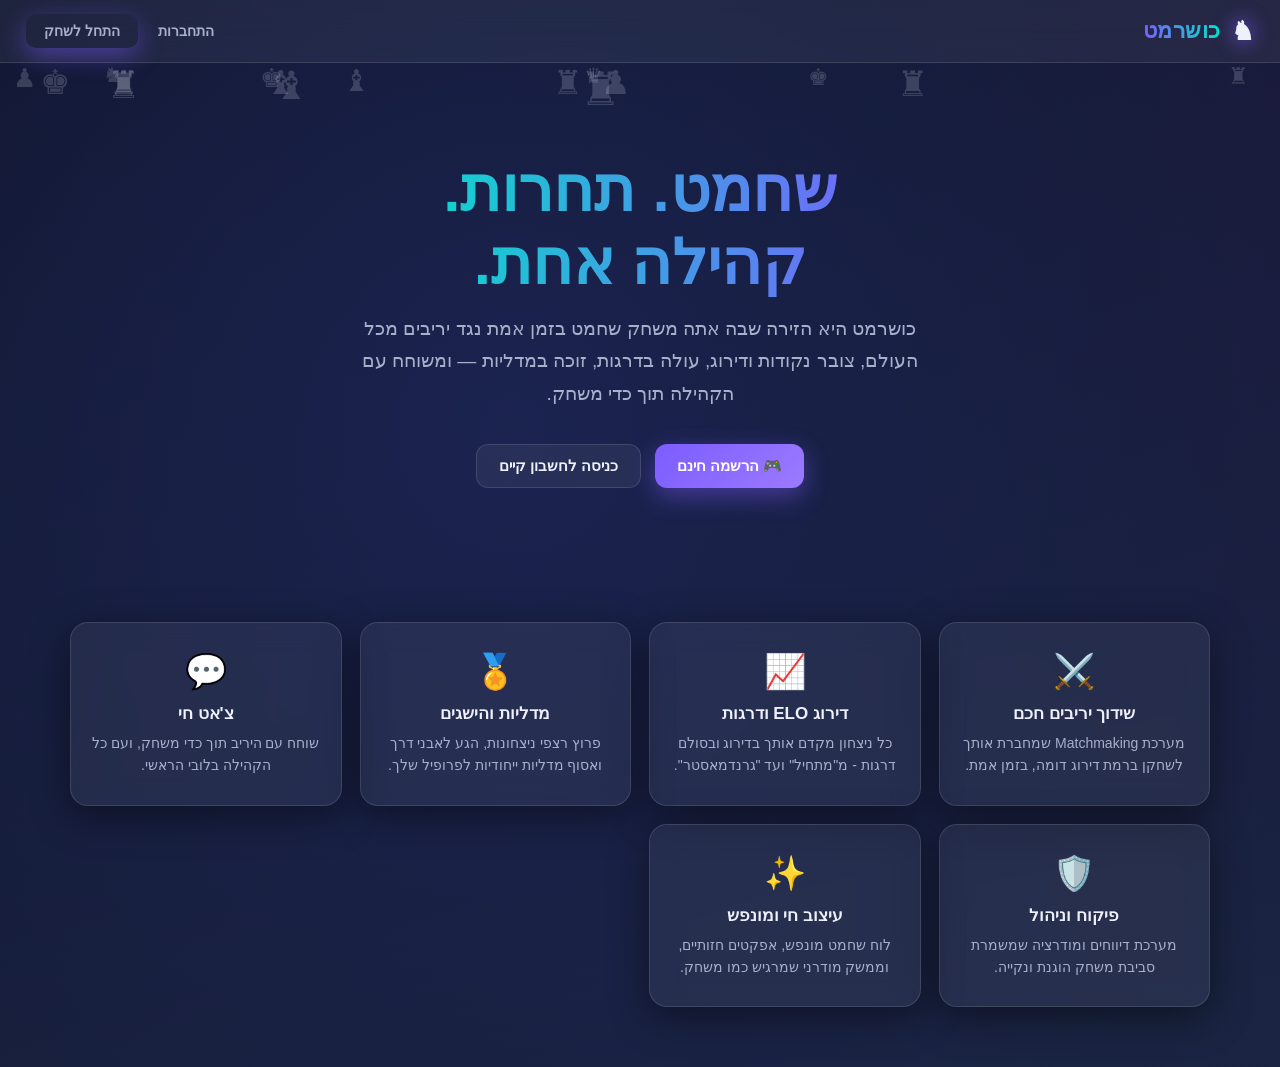
<file: index.html>
<!DOCTYPE html>
<html lang="he" dir="rtl">
<head>
<meta charset="UTF-8" />
<meta name="viewport" content="width=device-width, initial-scale=1.0" />
<title>כושרמט — פלטפורמת השחמט התחרותית</title>
<link rel="icon" href="data:image/svg+xml,<svg xmlns=%22http://www.w3.org/2000/svg%22 viewBox=%220 0 100 100%22><text y=%22.9em%22 font-size=%2290%22>♞</text></svg>">
<link rel="stylesheet" href="css/style.css?v=37" />
</head>
<body>
  <nav class="navbar">
    <a href="index.html" class="brand">
      <span class="logo-piece">♞</span>
      <span class="brand-text">כושרמט</span>
    </a>
    <div class="nav-links" id="guest-links">
      <a href="auth.html">התחברות</a>
      <a href="auth.html" class="btn btn-primary" style="padding:9px 18px;">התחל לשחק</a>
    </div>
  </nav>

  <div class="hero page-enter">
    <div class="floating-pieces" id="floating"></div>
    <div style="position:relative; z-index:1;">
      <h1>שחמט. תחרות.<br/>קהילה אחת.</h1>
      <p class="subtitle">
        כושרמט היא הזירה שבה אתה משחק שחמט בזמן אמת נגד יריבים מכל העולם,
        צובר נקודות ודירוג, עולה בדרגות, זוכה במדליות — ומשוחח עם הקהילה תוך כדי משחק.
      </p>
      <div class="hero-cta">
        <a href="auth.html" class="btn btn-primary">🎮 הרשמה חינם</a>
        <a href="auth.html" class="btn btn-ghost">כניסה לחשבון קיים</a>
      </div>
    </div>
  </div>

  <div class="wrap">
    <div class="features-grid">
      <div class="card card-hover feature-card">
        <span class="icon">⚔️</span>
        <h3>שידוך יריבים חכם</h3>
        <p>מערכת Matchmaking שמחברת אותך לשחקן ברמת דירוג דומה, בזמן אמת.</p>
      </div>
      <div class="card card-hover feature-card">
        <span class="icon">📈</span>
        <h3>דירוג ELO ודרגות</h3>
        <p>כל ניצחון מקדם אותך בדירוג ובסולם דרגות - מ"מתחיל" ועד "גרנדמאסטר".</p>
      </div>
      <div class="card card-hover feature-card">
        <span class="icon">🏅</span>
        <h3>מדליות והישגים</h3>
        <p>פרוץ רצפי ניצחונות, הגע לאבני דרך ואסוף מדליות ייחודיות לפרופיל שלך.</p>
      </div>
      <div class="card card-hover feature-card">
        <span class="icon">💬</span>
        <h3>צ'אט חי</h3>
        <p>שוחח עם היריב תוך כדי משחק, ועם כל הקהילה בלובי הראשי.</p>
      </div>
      <div class="card card-hover feature-card">
        <span class="icon">🛡️</span>
        <h3>פיקוח וניהול</h3>
        <p>מערכת דיווחים ומודרציה שמשמרת סביבת משחק הוגנת ונקייה.</p>
      </div>
      <div class="card card-hover feature-card">
        <span class="icon">✨</span>
        <h3>עיצוב חי ומונפש</h3>
        <p>לוח שחמט מונפש, אפקטים חזותיים, וממשק מודרני שמרגיש כמו משחק.</p>
      </div>
    </div>
  </div>

  <script>
var supabase=(function(e){function t(e,t){var n={};for(var r in e)Object.prototype.hasOwnProperty.call(e,r)&&t.indexOf(r)<0&&(n[r]=e[r]);if(e!=null&&typeof Object.getOwnPropertySymbols==`function`)for(var i=0,r=Object.getOwnPropertySymbols(e);i<r.length;i++)t.indexOf(r[i])<0&&Object.prototype.propertyIsEnumerable.call(e,r[i])&&(n[r[i]]=e[r[i]]);return n}function n(e,t,n,r){function i(e){return e instanceof n?e:new n(function(t){t(e)})}return new(n||=Promise)(function(n,a){function o(e){try{c(r.next(e))}catch(e){a(e)}}function s(e){try{c(r.throw(e))}catch(e){a(e)}}function c(e){e.done?n(e.value):i(e.value).then(o,s)}c((r=r.apply(e,t||[])).next())})}let r=e=>e?(...t)=>e(...t):(...e)=>fetch(...e);var i=class extends Error{constructor(e,t=`FunctionsError`,n){super(e),this.name=t,this.context=n}toJSON(){return{name:this.name,message:this.message,context:this.context}}},a=class extends i{constructor(e){super(`Failed to send a request to the Edge Function`,`FunctionsFetchError`,e)}},o=class extends i{constructor(e){super(`Relay Error invoking the Edge Function`,`FunctionsRelayError`,e)}},s=class extends i{constructor(e){super(`Edge Function returned a non-2xx status code`,`FunctionsHttpError`,e)}},c;(function(e){e.Any=`any`,e.ApNortheast1=`ap-northeast-1`,e.ApNortheast2=`ap-northeast-2`,e.ApSouth1=`ap-south-1`,e.ApSoutheast1=`ap-southeast-1`,e.ApSoutheast2=`ap-southeast-2`,e.CaCentral1=`ca-central-1`,e.EuCentral1=`eu-central-1`,e.EuWest1=`eu-west-1`,e.EuWest2=`eu-west-2`,e.EuWest3=`eu-west-3`,e.SaEast1=`sa-east-1`,e.UsEast1=`us-east-1`,e.UsWest1=`us-west-1`,e.UsWest2=`us-west-2`})(c||={});var l=class{constructor(e,{headers:t={},customFetch:n,region:i=c.Any}={}){this.url=e,this.headers=t,this.region=i,this.fetch=r(n)}setAuth(e){this.headers.Authorization=`Bearer ${e}`}invoke(e){return n(this,arguments,void 0,function*(e,t={}){let n,r;try{let{headers:i,method:c,body:l,signal:u,timeout:d}=t,f={},{region:p}=t;p||=this.region;let m=new URL(`${this.url}/${e}`);p&&p!==`any`&&(f[`x-region`]=p,m.searchParams.set(`forceFunctionRegion`,p));let h,ee=!!i&&Object.keys(i).some(e=>e.toLowerCase()===`content-type`);l&&!ee?typeof Blob<`u`&&l instanceof Blob||l instanceof ArrayBuffer?(f[`Content-Type`]=`application/octet-stream`,h=l):typeof l==`string`?(f[`Content-Type`]=`text/plain`,h=l):typeof FormData<`u`&&l instanceof FormData?h=l:(f[`Content-Type`]=`application/json`,h=JSON.stringify(l)):h=l&&typeof l!=`string`&&!(typeof Blob<`u`&&l instanceof Blob)&&!(l instanceof ArrayBuffer)&&!(typeof FormData<`u`&&l instanceof FormData)?JSON.stringify(l):l;let te=u;d&&(r=new AbortController,n=setTimeout(()=>r.abort(),d),u?(te=r.signal,u.addEventListener(`abort`,()=>r.abort())):te=r.signal);let g=yield this.fetch(m.toString(),{method:c||`POST`,headers:Object.assign(Object.assign(Object.assign({},f),this.headers),i),body:h,signal:te}).catch(e=>{throw new a(e)}),_=g.headers.get(`x-relay-error`);if(_&&_===`true`)throw new o(g);if(!g.ok)throw new s(g);let v=(g.headers.get(`Content-Type`)??`text/plain`).split(`;`)[0].trim(),y;return y=v===`application/json`?yield g.json():v===`application/octet-stream`||v===`application/pdf`?yield g.blob():v===`text/event-stream`?g:v===`multipart/form-data`?yield g.formData():yield g.text(),{data:y,error:null,response:g}}catch(e){return{data:null,error:e,response:e instanceof s||e instanceof o?e.context:void 0}}finally{n&&clearTimeout(n)}})}};let u=e=>Math.min(1e3*2**e,3e4),d=[520,503],f=[`GET`,`HEAD`,`OPTIONS`];var p=class extends Error{constructor(e){super(e.message),this.name=`PostgrestError`,this.details=e.details,this.hint=e.hint,this.code=e.code}toJSON(){return{name:this.name,message:this.message,details:this.details,hint:this.hint,code:this.code}}};function m(e,t){return new Promise(n=>{if(t?.aborted){n();return}let r=setTimeout(()=>{t?.removeEventListener(`abort`,i),n()},e);function i(){clearTimeout(r),n()}t?.addEventListener(`abort`,i)})}function h(e,t,n,r){return!(!r||n>=3||!f.includes(e)||!d.includes(t))}var ee=class{constructor(e){this.shouldThrowOnError=!1,this.retryEnabled=!0,this.method=e.method,this.url=e.url,this.headers=new Headers(e.headers),this.schema=e.schema,this.body=e.body,this.shouldThrowOnError=e.shouldThrowOnError??!1,this.signal=e.signal,this.isMaybeSingle=e.isMaybeSingle??!1,this.shouldStripNulls=e.shouldStripNulls??!1,this.urlLengthLimit=e.urlLengthLimit??8e3,this.retryEnabled=e.retry??!0,e.fetch?this.fetch=e.fetch:this.fetch=fetch}throwOnError(){return this.shouldThrowOnError=!0,this}stripNulls(){if(this.headers.get(`Accept`)===`text/csv`)throw Error(`stripNulls() cannot be used with csv()`);return this.shouldStripNulls=!0,this}setHeader(e,t){return this.headers=new Headers(this.headers),this.headers.set(e,t),this}retry(e){return this.retryEnabled=e,this}then(e,t){var n=this;if(this.schema===void 0||([`GET`,`HEAD`].includes(this.method)?this.headers.set(`Accept-Profile`,this.schema):this.headers.set(`Content-Profile`,this.schema)),this.method!==`GET`&&this.method!==`HEAD`&&this.headers.set(`Content-Type`,`application/json`),this.shouldStripNulls){let e=this.headers.get(`Accept`);e===`application/vnd.pgrst.object+json`?this.headers.set(`Accept`,`application/vnd.pgrst.object+json;nulls=stripped`):(!e||e===`application/json`)&&this.headers.set(`Accept`,`application/vnd.pgrst.array+json;nulls=stripped`)}let r=this.fetch,i=(async()=>{let e=0;for(;;){let t={};n.headers.forEach((e,n)=>{t[n]=e}),e>0&&(t[`X-Retry-Count`]=String(e));let i;try{i=await r(n.url.toString(),{method:n.method,headers:t,body:JSON.stringify(n.body,(e,t)=>typeof t==`bigint`?t.toString():t),signal:n.signal})}catch(t){if(t?.name===`AbortError`||t?.code===`ABORT_ERR`||!f.includes(n.method))throw t;if(n.retryEnabled&&e<3){let t=u(e);e++,await m(t,n.signal);continue}throw t}if(h(n.method,i.status,e,n.retryEnabled)){let t=i.headers?.get(`Retry-After`)??null,r=t===null?u(e):Math.max(0,parseInt(t,10)||0)*1e3;await i.text(),e++,await m(r,n.signal);continue}return await n.processResponse(i)}})();return this.shouldThrowOnError||(i=i.catch(e=>{let t=``,n=``,r=``,i=e?.cause;if(i){let n=i?.message??``,r=i?.code??``;t=`${e?.name??`FetchError`}: ${e?.message}`,t+=`\n\nCaused by: ${i?.name??`Error`}: ${n}`,r&&(t+=` (${r})`),i?.stack&&(t+=`\n${i.stack}`)}else t=e?.stack??``;let a=this.url.toString().length;return e?.name===`AbortError`||e?.code===`ABORT_ERR`?(r=``,n=`Request was aborted (timeout or manual cancellation)`,a>this.urlLengthLimit&&(n+=`. Note: Your request URL is ${a} characters, which may exceed server limits. If selecting many fields, consider using views. If filtering with large arrays (e.g., .in('id', [many IDs])), consider using an RPC function to pass values server-side.`)):(i?.name===`HeadersOverflowError`||i?.code===`UND_ERR_HEADERS_OVERFLOW`)&&(r=``,n=`HTTP headers exceeded server limits (typically 16KB)`,a>this.urlLengthLimit&&(n+=`. Your request URL is ${a} characters. If selecting many fields, consider using views. If filtering with large arrays (e.g., .in('id', [200+ IDs])), consider using an RPC function instead.`)),{success:!1,error:{message:`${e?.name??`FetchError`}: ${e?.message}`,details:t,hint:n,code:r},data:null,count:null,status:0,statusText:``}})),i.then(e,t)}async processResponse(e){var t=this;let n=null,r=null,i=null,a=e.status,o=e.statusText;if(e.ok){if(t.method!==`HEAD`){let i=await e.text();if(i!==``)if(t.headers.get(`Accept`)===`text/csv`)r=i;else if(t.headers.get(`Accept`)&&t.headers.get(`Accept`)?.includes(`application/vnd.pgrst.plan+text`))r=i;else try{r=JSON.parse(i)}catch{if(n={message:i},r=null,t.shouldThrowOnError)throw new p({message:i,details:``,hint:``,code:``})}}let s=t.headers.get(`Prefer`)?.match(/count=(exact|planned|estimated)/),c=e.headers.get(`content-range`)?.split(`/`);s&&c&&c.length>1&&(i=parseInt(c[1])),t.isMaybeSingle&&Array.isArray(r)&&(r.length>1?(n={code:`PGRST116`,details:`Results contain ${r.length} rows, application/vnd.pgrst.object+json requires 1 row`,hint:null,message:`JSON object requested, multiple (or no) rows returned`},r=null,i=null,a=406,o=`Not Acceptable`):r=r.length===1?r[0]:null)}else{let i=await e.text();try{n=JSON.parse(i),Array.isArray(n)&&e.status===404&&(r=[],n=null,a=200,o=`OK`)}catch{e.status===404&&i===``?(a=204,o=`No Content`):n={message:i}}if(n&&t.shouldThrowOnError)throw new p(n)}return{success:n===null,error:n,data:r,count:i,status:a,statusText:o}}returns(){return this}overrideTypes(){return this}},te=class extends ee{throwOnError(){return super.throwOnError()}select(e){let t=!1,n=(e??`*`).split(``).map(e=>/\s/.test(e)&&!t?``:(e===`"`&&(t=!t),e)).join(``);return this.url.searchParams.set(`select`,n),this.headers.append(`Prefer`,`return=representation`),this}order(e,{ascending:t=!0,nullsFirst:n,foreignTable:r,referencedTable:i=r}={}){let a=i?`${i}.order`:`order`,o=this.url.searchParams.get(a);return this.url.searchParams.set(a,`${o?`${o},`:``}${e}.${t?`asc`:`desc`}${n===void 0?``:n?`.nullsfirst`:`.nullslast`}`),this}limit(e,{foreignTable:t,referencedTable:n=t}={}){let r=n===void 0?`limit`:`${n}.limit`;return this.url.searchParams.set(r,`${e}`),this}range(e,t,{foreignTable:n,referencedTable:r=n}={}){let i=r===void 0?`offset`:`${r}.offset`,a=r===void 0?`limit`:`${r}.limit`;return this.url.searchParams.set(i,`${e}`),this.url.searchParams.set(a,`${t-e+1}`),this}abortSignal(e){return this.signal=e,this}single(){return this.headers.set(`Accept`,`application/vnd.pgrst.object+json`),this}maybeSingle(){return this.isMaybeSingle=!0,this}csv(){return this.headers.set(`Accept`,`text/csv`),this}geojson(){return this.headers.set(`Accept`,`application/geo+json`),this}explain({analyze:e=!1,verbose:t=!1,settings:n=!1,buffers:r=!1,wal:i=!1,format:a=`text`}={}){let o=[e?`analyze`:null,t?`verbose`:null,n?`settings`:null,r?`buffers`:null,i?`wal`:null].filter(Boolean).join(`|`),s=this.headers.get(`Accept`)??`application/json`;return this.headers.set(`Accept`,`application/vnd.pgrst.plan+${a}; for="${s}"; options=${o};`),this}rollback(){return this.headers.append(`Prefer`,`tx=rollback`),this}returns(){return this}maxAffected(e){return this.headers.append(`Prefer`,`handling=strict`),this.headers.append(`Prefer`,`max-affected=${e}`),this}};let g=RegExp(`[,()]`);var _=class extends te{throwOnError(){return super.throwOnError()}eq(e,t){return this.url.searchParams.append(e,`eq.${t}`),this}neq(e,t){return this.url.searchParams.append(e,`neq.${t}`),this}gt(e,t){return this.url.searchParams.append(e,`gt.${t}`),this}gte(e,t){return this.url.searchParams.append(e,`gte.${t}`),this}lt(e,t){return this.url.searchParams.append(e,`lt.${t}`),this}lte(e,t){return this.url.searchParams.append(e,`lte.${t}`),this}like(e,t){return this.url.searchParams.append(e,`like.${t}`),this}likeAllOf(e,t){return this.url.searchParams.append(e,`like(all).{${t.join(`,`)}}`),this}likeAnyOf(e,t){return this.url.searchParams.append(e,`like(any).{${t.join(`,`)}}`),this}ilike(e,t){return this.url.searchParams.append(e,`ilike.${t}`),this}ilikeAllOf(e,t){return this.url.searchParams.append(e,`ilike(all).{${t.join(`,`)}}`),this}ilikeAnyOf(e,t){return this.url.searchParams.append(e,`ilike(any).{${t.join(`,`)}}`),this}regexMatch(e,t){return this.url.searchParams.append(e,`match.${t}`),this}regexIMatch(e,t){return this.url.searchParams.append(e,`imatch.${t}`),this}is(e,t){return this.url.searchParams.append(e,`is.${t}`),this}isDistinct(e,t){return this.url.searchParams.append(e,`isdistinct.${t}`),this}in(e,t){let n=Array.from(new Set(t)).map(e=>typeof e==`string`&&g.test(e)?`"${e}"`:`${e}`).join(`,`);return this.url.searchParams.append(e,`in.(${n})`),this}notIn(e,t){let n=Array.from(new Set(t)).map(e=>typeof e==`string`&&g.test(e)?`"${e}"`:`${e}`).join(`,`);return this.url.searchParams.append(e,`not.in.(${n})`),this}contains(e,t){return typeof t==`string`?this.url.searchParams.append(e,`cs.${t}`):Array.isArray(t)?this.url.searchParams.append(e,`cs.{${t.join(`,`)}}`):this.url.searchParams.append(e,`cs.${JSON.stringify(t)}`),this}containedBy(e,t){return typeof t==`string`?this.url.searchParams.append(e,`cd.${t}`):Array.isArray(t)?this.url.searchParams.append(e,`cd.{${t.join(`,`)}}`):this.url.searchParams.append(e,`cd.${JSON.stringify(t)}`),this}rangeGt(e,t){return this.url.searchParams.append(e,`sr.${t}`),this}rangeGte(e,t){return this.url.searchParams.append(e,`nxl.${t}`),this}rangeLt(e,t){return this.url.searchParams.append(e,`sl.${t}`),this}rangeLte(e,t){return this.url.searchParams.append(e,`nxr.${t}`),this}rangeAdjacent(e,t){return this.url.searchParams.append(e,`adj.${t}`),this}overlaps(e,t){return typeof t==`string`?this.url.searchParams.append(e,`ov.${t}`):this.url.searchParams.append(e,`ov.{${t.join(`,`)}}`),this}textSearch(e,t,{config:n,type:r}={}){let i=``;r===`plain`?i=`pl`:r===`phrase`?i=`ph`:r===`websearch`&&(i=`w`);let a=n===void 0?``:`(${n})`;return this.url.searchParams.append(e,`${i}fts${a}.${t}`),this}match(e){return Object.entries(e).filter(([e,t])=>t!==void 0).forEach(([e,t])=>{this.url.searchParams.append(e,`eq.${t}`)}),this}not(e,t,n){return this.url.searchParams.append(e,`not.${t}.${n}`),this}or(e,{foreignTable:t,referencedTable:n=t}={}){let r=n?`${n}.or`:`or`;return this.url.searchParams.append(r,`(${e})`),this}filter(e,t,n){return this.url.searchParams.append(e,`${t}.${n}`),this}},v=class{constructor(e,{headers:t={},schema:n,fetch:r,urlLengthLimit:i=8e3,retry:a}){this.url=e,this.headers=new Headers(t),this.schema=n,this.fetch=r,this.urlLengthLimit=i,this.retry=a}cloneRequestState(){return{url:new URL(this.url.toString()),headers:new Headers(this.headers)}}select(e,t){let{head:n=!1,count:r}=t??{},i=n?`HEAD`:`GET`,a=!1,o=(e??`*`).split(``).map(e=>/\s/.test(e)&&!a?``:(e===`"`&&(a=!a),e)).join(``),{url:s,headers:c}=this.cloneRequestState();return s.searchParams.set(`select`,o),r&&c.append(`Prefer`,`count=${r}`),new _({method:i,url:s,headers:c,schema:this.schema,fetch:this.fetch,urlLengthLimit:this.urlLengthLimit,retry:this.retry})}insert(e,{count:t,defaultToNull:n=!0}={}){let{url:r,headers:i}=this.cloneRequestState();if(t&&i.append(`Prefer`,`count=${t}`),n||i.append(`Prefer`,`missing=default`),Array.isArray(e)){let t=e.reduce((e,t)=>e.concat(Object.keys(t)),[]);if(t.length>0){let e=[...new Set(t)].map(e=>`"${e}"`);r.searchParams.set(`columns`,e.join(`,`))}}return new _({method:`POST`,url:r,headers:i,schema:this.schema,body:e,fetch:this.fetch??fetch,urlLengthLimit:this.urlLengthLimit,retry:this.retry})}upsert(e,{onConflict:t,ignoreDuplicates:n=!1,count:r,defaultToNull:i=!0}={}){let{url:a,headers:o}=this.cloneRequestState();if(o.append(`Prefer`,`resolution=${n?`ignore`:`merge`}-duplicates`),t!==void 0&&a.searchParams.set(`on_conflict`,t),r&&o.append(`Prefer`,`count=${r}`),i||o.append(`Prefer`,`missing=default`),Array.isArray(e)){let t=e.reduce((e,t)=>e.concat(Object.keys(t)),[]);if(t.length>0){let e=[...new Set(t)].map(e=>`"${e}"`);a.searchParams.set(`columns`,e.join(`,`))}}return new _({method:`POST`,url:a,headers:o,schema:this.schema,body:e,fetch:this.fetch??fetch,urlLengthLimit:this.urlLengthLimit,retry:this.retry})}update(e,{count:t}={}){let{url:n,headers:r}=this.cloneRequestState();return t&&r.append(`Prefer`,`count=${t}`),new _({method:`PATCH`,url:n,headers:r,schema:this.schema,body:e,fetch:this.fetch??fetch,urlLengthLimit:this.urlLengthLimit,retry:this.retry})}delete({count:e}={}){let{url:t,headers:n}=this.cloneRequestState();return e&&n.append(`Prefer`,`count=${e}`),new _({method:`DELETE`,url:t,headers:n,schema:this.schema,fetch:this.fetch??fetch,urlLengthLimit:this.urlLengthLimit,retry:this.retry})}};function y(e){"@babel/helpers - typeof";return y=typeof Symbol==`function`&&typeof Symbol.iterator==`symbol`?function(e){return typeof e}:function(e){return e&&typeof Symbol==`function`&&e.constructor===Symbol&&e!==Symbol.prototype?`symbol`:typeof e},y(e)}function ne(e,t){if(y(e)!=`object`||!e)return e;var n=e[Symbol.toPrimitive];if(n!==void 0){var r=n.call(e,t||`default`);if(y(r)!=`object`)return r;throw TypeError(`@@toPrimitive must return a primitive value.`)}return(t===`string`?String:Number)(e)}function re(e){var t=ne(e,`string`);return y(t)==`symbol`?t:t+``}function ie(e,t,n){return(t=re(t))in e?Object.defineProperty(e,t,{value:n,enumerable:!0,configurable:!0,writable:!0}):e[t]=n,e}function ae(e,t){var n=Object.keys(e);if(Object.getOwnPropertySymbols){var r=Object.getOwnPropertySymbols(e);t&&(r=r.filter(function(t){return Object.getOwnPropertyDescriptor(e,t).enumerable})),n.push.apply(n,r)}return n}function oe(e){for(var t=1;t<arguments.length;t++){var n=arguments[t]==null?{}:arguments[t];t%2?ae(Object(n),!0).forEach(function(t){ie(e,t,n[t])}):Object.getOwnPropertyDescriptors?Object.defineProperties(e,Object.getOwnPropertyDescriptors(n)):ae(Object(n)).forEach(function(t){Object.defineProperty(e,t,Object.getOwnPropertyDescriptor(n,t))})}return e}var se=class e{constructor(e,{headers:t={},schema:n,fetch:r,timeout:i,urlLengthLimit:a=8e3,retry:o}={}){this.url=e,this.headers=new Headers(t),this.schemaName=n,this.urlLengthLimit=a;let s=r??globalThis.fetch;i!==void 0&&i>0?this.fetch=(e,t)=>{let n=new AbortController,r=setTimeout(()=>n.abort(),i),a=t?.signal;if(a){if(a.aborted)return clearTimeout(r),s(e,t);let i=()=>{clearTimeout(r),n.abort()};return a.addEventListener(`abort`,i,{once:!0}),s(e,oe(oe({},t),{},{signal:n.signal})).finally(()=>{clearTimeout(r),a.removeEventListener(`abort`,i)})}return s(e,oe(oe({},t),{},{signal:n.signal})).finally(()=>clearTimeout(r))}:this.fetch=s,this.retry=o}from(e){if(!e||typeof e!=`string`||e.trim()===``)throw Error(`Invalid relation name: relation must be a non-empty string.`);return new v(new URL(`${this.url}/${e}`),{headers:new Headers(this.headers),schema:this.schemaName,fetch:this.fetch,urlLengthLimit:this.urlLengthLimit,retry:this.retry})}schema(t){return new e(this.url,{headers:this.headers,schema:t,fetch:this.fetch,urlLengthLimit:this.urlLengthLimit,retry:this.retry})}rpc(e,t={},{head:n=!1,get:r=!1,count:i}={}){let a,o=new URL(`${this.url}/rpc/${e}`),s,c=e=>typeof e==`object`&&!!e&&(!Array.isArray(e)||e.some(c)),l=n&&Object.values(t).some(c);l?(a=`POST`,s=t):n||r?(a=n?`HEAD`:`GET`,Object.entries(t).filter(([e,t])=>t!==void 0).map(([e,t])=>[e,Array.isArray(t)?`{${t.join(`,`)}}`:`${t}`]).forEach(([e,t])=>{o.searchParams.append(e,t)})):(a=`POST`,s=t);let u=new Headers(this.headers);return l?u.set(`Prefer`,i?`count=${i},return=minimal`:`return=minimal`):i&&u.set(`Prefer`,`count=${i}`),new _({method:a,url:o,headers:u,schema:this.schemaName,body:s,fetch:this.fetch??fetch,urlLengthLimit:this.urlLengthLimit,retry:this.retry})}},ce=class{constructor(){}static detectEnvironment(){if(typeof WebSocket<`u`)return{type:`native`,wsConstructor:WebSocket};let e=globalThis;if(typeof globalThis<`u`&&e.WebSocket!==void 0)return{type:`native`,wsConstructor:e.WebSocket};let t=typeof global<`u`?global:void 0;if(t&&t.WebSocket!==void 0)return{type:`native`,wsConstructor:t.WebSocket};if(typeof globalThis<`u`&&e.WebSocketPair!==void 0&&globalThis.WebSocket===void 0)return{type:`cloudflare`,error:`Cloudflare Workers detected. WebSocket clients are not supported in Cloudflare Workers.`,workaround:`Use Cloudflare Workers WebSocket API for server-side WebSocket handling, or deploy to a different runtime.`};if(typeof globalThis<`u`&&e.EdgeRuntime||typeof navigator<`u`&&navigator.userAgent?.includes(`Vercel-Edge`))return{type:`unsupported`,error:`Edge runtime detected (Vercel Edge/Netlify Edge). WebSockets are not supported in edge functions.`,workaround:`Use serverless functions or a different deployment target for WebSocket functionality.`};let n=globalThis.process;if(n){let e=n.versions;if(e&&e.node)return{type:`unsupported`,error:`Node.js detected but native WebSocket not found.`,workaround:`Ensure you are running Node.js 22+ or provide a WebSocket implementation via the transport option.`}}return{type:`unsupported`,error:`Unknown JavaScript runtime without WebSocket support.`,workaround:`Ensure you're running in a supported environment (browser, Node.js, Deno) or provide a custom WebSocket implementation.`}}static getWebSocketConstructor(){let e=this.detectEnvironment();if(e.wsConstructor)return e.wsConstructor;let t=e.error||`WebSocket not supported in this environment.`;throw e.workaround&&(t+=`\n\nSuggested solution: ${e.workaround}`),Error(t)}static isWebSocketSupported(){try{return this.detectEnvironment().type===`native`}catch{return!1}}};let b={closed:`closed`,errored:`errored`,joined:`joined`,joining:`joining`,leaving:`leaving`},le={close:`phx_close`,error:`phx_error`,join:`phx_join`,reply:`phx_reply`,leave:`phx_leave`,access_token:`access_token`},ue={connecting:`connecting`,open:`open`,closing:`closing`,closed:`closed`};var de=class{constructor(e){this.HEADER_LENGTH=1,this.USER_BROADCAST_PUSH_META_LENGTH=6,this.KINDS={userBroadcastPush:3,userBroadcast:4},this.BINARY_ENCODING=0,this.JSON_ENCODING=1,this.BROADCAST_EVENT=`broadcast`,this.allowedMetadataKeys=[],this.allowedMetadataKeys=e??[]}encode(e,t){if(e.event===this.BROADCAST_EVENT&&!(e.payload instanceof ArrayBuffer)&&typeof e.payload.event==`string`)return t(this._binaryEncodeUserBroadcastPush(e));let n=[e.join_ref,e.ref,e.topic,e.event,e.payload];return t(JSON.stringify(n))}_binaryEncodeUserBroadcastPush(e){return this._isArrayBuffer(e.payload?.payload)?this._encodeBinaryUserBroadcastPush(e):this._encodeJsonUserBroadcastPush(e)}_encodeBinaryUserBroadcastPush(e){let t=e.payload?.payload??new ArrayBuffer(0);return this._encodeUserBroadcastPush(e,this.BINARY_ENCODING,t)}_encodeJsonUserBroadcastPush(e){let t=e.payload?.payload??{},n=new TextEncoder().encode(JSON.stringify(t)).buffer;return this._encodeUserBroadcastPush(e,this.JSON_ENCODING,n)}_encodeUserBroadcastPush(e,t,n){let r=e.topic,i=e.ref??``,a=e.join_ref??``,o=e.payload.event,s=this.allowedMetadataKeys?this._pick(e.payload,this.allowedMetadataKeys):{},c=Object.keys(s).length===0?``:JSON.stringify(s);if(a.length>255)throw Error(`joinRef length ${a.length} exceeds maximum of 255`);if(i.length>255)throw Error(`ref length ${i.length} exceeds maximum of 255`);if(r.length>255)throw Error(`topic length ${r.length} exceeds maximum of 255`);if(o.length>255)throw Error(`userEvent length ${o.length} exceeds maximum of 255`);if(c.length>255)throw Error(`metadata length ${c.length} exceeds maximum of 255`);let l=this.USER_BROADCAST_PUSH_META_LENGTH+a.length+i.length+r.length+o.length+c.length,u=new ArrayBuffer(this.HEADER_LENGTH+l),d=new DataView(u),f=0;d.setUint8(f++,this.KINDS.userBroadcastPush),d.setUint8(f++,a.length),d.setUint8(f++,i.length),d.setUint8(f++,r.length),d.setUint8(f++,o.length),d.setUint8(f++,c.length),d.setUint8(f++,t),Array.from(a,e=>d.setUint8(f++,e.charCodeAt(0))),Array.from(i,e=>d.setUint8(f++,e.charCodeAt(0))),Array.from(r,e=>d.setUint8(f++,e.charCodeAt(0))),Array.from(o,e=>d.setUint8(f++,e.charCodeAt(0))),Array.from(c,e=>d.setUint8(f++,e.charCodeAt(0)));var p=new Uint8Array(u.byteLength+n.byteLength);return p.set(new Uint8Array(u),0),p.set(new Uint8Array(n),u.byteLength),p.buffer}decode(e,t){if(this._isArrayBuffer(e))return t(this._binaryDecode(e));if(typeof e==`string`){let[n,r,i,a,o]=JSON.parse(e);return t({join_ref:n,ref:r,topic:i,event:a,payload:o})}return t({})}_binaryDecode(e){let t=new DataView(e),n=t.getUint8(0),r=new TextDecoder;switch(n){case this.KINDS.userBroadcast:return this._decodeUserBroadcast(e,t,r)}}_decodeUserBroadcast(e,t,n){let r=t.getUint8(1),i=t.getUint8(2),a=t.getUint8(3),o=t.getUint8(4),s=this.HEADER_LENGTH+4,c=n.decode(e.slice(s,s+r));s+=r;let l=n.decode(e.slice(s,s+i));s+=i;let u=n.decode(e.slice(s,s+a));s+=a;let d=e.slice(s,e.byteLength),f=o===this.JSON_ENCODING?JSON.parse(n.decode(d)):d,p={type:this.BROADCAST_EVENT,event:l,payload:f};return a>0&&(p.meta=JSON.parse(u)),{join_ref:null,ref:null,topic:c,event:this.BROADCAST_EVENT,payload:p}}_isArrayBuffer(e){return e instanceof ArrayBuffer||e?.constructor?.name===`ArrayBuffer`}_pick(e,t){return!e||typeof e!=`object`?{}:Object.fromEntries(Object.entries(e).filter(([e])=>t.includes(e)))}},x;(function(e){e.abstime=`abstime`,e.bool=`bool`,e.date=`date`,e.daterange=`daterange`,e.float4=`float4`,e.float8=`float8`,e.int2=`int2`,e.int4=`int4`,e.int4range=`int4range`,e.int8=`int8`,e.int8range=`int8range`,e.json=`json`,e.jsonb=`jsonb`,e.money=`money`,e.numeric=`numeric`,e.oid=`oid`,e.reltime=`reltime`,e.text=`text`,e.time=`time`,e.timestamp=`timestamp`,e.timestamptz=`timestamptz`,e.timetz=`timetz`,e.tsrange=`tsrange`,e.tstzrange=`tstzrange`})(x||={});let fe=(e,t,n={})=>{let r=n.skipTypes??[];return t?Object.keys(t).reduce((n,i)=>(n[i]=pe(i,e,t,r),n),{}):{}},pe=(e,t,n,r)=>{let i=t.find(t=>t.name===e)?.type,a=n[e];return i&&!r.includes(i)?me(i,a):he(a)},me=(e,t)=>{if(e.charAt(0)===`_`)return ye(t,e.slice(1,e.length));switch(e){case x.bool:return ge(t);case x.float4:case x.float8:case x.int2:case x.int4:case x.int8:case x.numeric:case x.oid:return _e(t);case x.json:case x.jsonb:return ve(t);case x.timestamp:return be(t);case x.abstime:case x.date:case x.daterange:case x.int4range:case x.int8range:case x.money:case x.reltime:case x.text:case x.time:case x.timestamptz:case x.timetz:case x.tsrange:case x.tstzrange:return he(t);default:return he(t)}},he=e=>e,ge=e=>{switch(e){case`t`:return!0;case`f`:return!1;default:return e}},_e=e=>{if(typeof e==`string`){let t=parseFloat(e);if(!Number.isNaN(t))return t}return e},ve=e=>{if(typeof e==`string`)try{return JSON.parse(e)}catch{return e}return e},ye=(e,t)=>{if(typeof e!=`string`)return e;let n=e.length-1,r=e[n];if(e[0]===`{`&&r===`}`){let r,i=e.slice(1,n);try{r=JSON.parse(`[`+i+`]`)}catch{r=i?i.split(`,`):[]}return r.map(e=>me(t,e))}return e},be=e=>typeof e==`string`?e.replace(` `,`T`):e,xe=e=>{let t=new URL(e);return t.protocol=t.protocol.replace(/^ws/i,`http`),t.pathname=t.pathname.replace(/\/+$/,``).replace(/\/socket\/websocket$/i,``).replace(/\/socket$/i,``).replace(/\/websocket$/i,``),t.pathname===``||t.pathname===`/`?t.pathname=`/api/broadcast`:t.pathname+=`/api/broadcast`,t.href};var Se=e=>typeof e==`function`?e:function(){return e},Ce=typeof self<`u`?self:null,we=typeof window<`u`?window:null,S=Ce||we||globalThis,Te=`2.0.0`,Ee=1e4,De=1e3,C={connecting:0,open:1,closing:2,closed:3},w={closed:`closed`,errored:`errored`,joined:`joined`,joining:`joining`,leaving:`leaving`},T={close:`phx_close`,error:`phx_error`,join:`phx_join`,reply:`phx_reply`,leave:`phx_leave`},Oe={longpoll:`longpoll`,websocket:`websocket`},ke={complete:4},Ae=`base64url.bearer.phx.`,je=class{constructor(e,t,n,r){this.channel=e,this.event=t,this.payload=n||function(){return{}},this.receivedResp=null,this.timeout=r,this.timeoutTimer=null,this.recHooks=[],this.sent=!1,this.ref=void 0}resend(e){this.timeout=e,this.reset(),this.send()}send(){this.hasReceived(`timeout`)||(this.startTimeout(),this.sent=!0,this.channel.socket.push({topic:this.channel.topic,event:this.event,payload:this.payload(),ref:this.ref,join_ref:this.channel.joinRef()}))}receive(e,t){return this.hasReceived(e)&&t(this.receivedResp.response),this.recHooks.push({status:e,callback:t}),this}reset(){this.cancelRefEvent(),this.ref=null,this.refEvent=null,this.receivedResp=null,this.sent=!1}destroy(){this.cancelRefEvent(),this.cancelTimeout()}matchReceive({status:e,response:t,_ref:n}){this.recHooks.filter(t=>t.status===e).forEach(e=>e.callback(t))}cancelRefEvent(){this.refEvent&&this.channel.off(this.refEvent)}cancelTimeout(){clearTimeout(this.timeoutTimer),this.timeoutTimer=null}startTimeout(){this.timeoutTimer&&this.cancelTimeout(),this.ref=this.channel.socket.makeRef(),this.refEvent=this.channel.replyEventName(this.ref),this.channel.on(this.refEvent,e=>{this.cancelRefEvent(),this.cancelTimeout(),this.receivedResp=e,this.matchReceive(e)}),this.timeoutTimer=setTimeout(()=>{this.trigger(`timeout`,{})},this.timeout)}hasReceived(e){return this.receivedResp&&this.receivedResp.status===e}trigger(e,t){this.channel.trigger(this.refEvent,{status:e,response:t})}},Me=class{constructor(e,t){this.callback=e,this.timerCalc=t,this.timer=void 0,this.tries=0}reset(){this.tries=0,clearTimeout(this.timer)}scheduleTimeout(){clearTimeout(this.timer),this.timer=setTimeout(()=>{this.tries+=1,this.callback()},this.timerCalc(this.tries+1))}},Ne=class{constructor(e,t,n){this.state=w.closed,this.topic=e,this.params=Se(t||{}),this.socket=n,this.bindings=[],this.bindingRef=0,this.timeout=this.socket.timeout,this.joinedOnce=!1,this.joinPush=new je(this,T.join,this.params,this.timeout),this.pushBuffer=[],this.stateChangeRefs=[],this.rejoinTimer=new Me(()=>{this.socket.isConnected()&&this.rejoin()},this.socket.rejoinAfterMs),this.stateChangeRefs.push(this.socket.onError(()=>this.rejoinTimer.reset())),this.stateChangeRefs.push(this.socket.onOpen(()=>{this.rejoinTimer.reset(),this.isErrored()&&this.rejoin()})),this.joinPush.receive(`ok`,()=>{this.state=w.joined,this.rejoinTimer.reset(),this.pushBuffer.forEach(e=>e.send()),this.pushBuffer=[]}),this.joinPush.receive(`error`,e=>{this.state=w.errored,this.socket.hasLogger()&&this.socket.log(`channel`,`error ${this.topic}`,e),this.socket.isConnected()&&this.rejoinTimer.scheduleTimeout()}),this.onClose(()=>{this.rejoinTimer.reset(),this.socket.hasLogger()&&this.socket.log(`channel`,`close ${this.topic}`),this.state=w.closed,this.socket.remove(this)}),this.onError(e=>{this.socket.hasLogger()&&this.socket.log(`channel`,`error ${this.topic}`,e),this.isJoining()&&this.joinPush.reset(),this.state=w.errored,this.socket.isConnected()&&this.rejoinTimer.scheduleTimeout()}),this.joinPush.receive(`timeout`,()=>{this.socket.hasLogger()&&this.socket.log(`channel`,`timeout ${this.topic}`,this.joinPush.timeout),new je(this,T.leave,Se({}),this.timeout).send(),this.state=w.errored,this.joinPush.reset(),this.socket.isConnected()&&this.rejoinTimer.scheduleTimeout()}),this.on(T.reply,(e,t)=>{this.trigger(this.replyEventName(t),e)})}join(e=this.timeout){if(this.joinedOnce)throw Error(`tried to join multiple times. 'join' can only be called a single time per channel instance`);return this.timeout=e,this.joinedOnce=!0,this.rejoin(),this.joinPush}teardown(){this.pushBuffer.forEach(e=>e.destroy()),this.pushBuffer=[],this.rejoinTimer.reset(),this.joinPush.destroy(),this.state=w.closed,this.bindings=[]}onClose(e){this.on(T.close,e)}onError(e){return this.on(T.error,t=>e(t))}on(e,t){let n=this.bindingRef++;return this.bindings.push({event:e,ref:n,callback:t}),n}off(e,t){this.bindings=this.bindings.filter(n=>!(n.event===e&&(t===void 0||t===n.ref)))}canPush(){return this.socket.isConnected()&&this.isJoined()}push(e,t,n=this.timeout){if(t||={},!this.joinedOnce)throw Error(`tried to push '${e}' to '${this.topic}' before joining. Use channel.join() before pushing events`);let r=new je(this,e,function(){return t},n);return this.canPush()?r.send():(r.startTimeout(),this.pushBuffer.push(r)),r}leave(e=this.timeout){this.rejoinTimer.reset(),this.joinPush.cancelTimeout(),this.state=w.leaving;let t=()=>{this.socket.hasLogger()&&this.socket.log(`channel`,`leave ${this.topic}`),this.trigger(T.close,`leave`)},n=new je(this,T.leave,Se({}),e);return n.receive(`ok`,()=>t()).receive(`timeout`,()=>t()),n.send(),this.canPush()||n.trigger(`ok`,{}),n}onMessage(e,t,n){return t}filterBindings(e,t,n){return!0}isMember(e,t,n,r){return this.topic===e?r&&r!==this.joinRef()?(this.socket.hasLogger()&&this.socket.log(`channel`,`dropping outdated message`,{topic:e,event:t,payload:n,joinRef:r}),!1):!0:!1}joinRef(){return this.joinPush.ref}rejoin(e=this.timeout){this.isLeaving()||(this.socket.leaveOpenTopic(this.topic),this.state=w.joining,this.joinPush.resend(e))}trigger(e,t,n,r){let i=this.onMessage(e,t,n,r);if(t&&!i)throw Error(`channel onMessage callbacks must return the payload, modified or unmodified`);let a=this.bindings.filter(r=>r.event===e&&this.filterBindings(r,t,n));for(let e=0;e<a.length;e++)a[e].callback(i,n,r||this.joinRef())}replyEventName(e){return`chan_reply_${e}`}isClosed(){return this.state===w.closed}isErrored(){return this.state===w.errored}isJoined(){return this.state===w.joined}isJoining(){return this.state===w.joining}isLeaving(){return this.state===w.leaving}},Pe=class{static request(e,t,n,r,i,a,o){if(S.XDomainRequest){let n=new S.XDomainRequest;return this.xdomainRequest(n,e,t,r,i,a,o)}else if(S.XMLHttpRequest){let s=new S.XMLHttpRequest;return this.xhrRequest(s,e,t,n,r,i,a,o)}else if(S.fetch&&S.AbortController)return this.fetchRequest(e,t,n,r,i,a,o);else throw Error(`No suitable XMLHttpRequest implementation found`)}static fetchRequest(e,t,n,r,i,a,o){let s={method:e,headers:n,body:r},c=null;return i&&(c=new AbortController,setTimeout(()=>c.abort(),i),s.signal=c.signal),S.fetch(t,s).then(e=>e.text()).then(e=>this.parseJSON(e)).then(e=>o&&o(e)).catch(e=>{e.name===`AbortError`&&a?a():o&&o(null)}),c}static xdomainRequest(e,t,n,r,i,a,o){return e.timeout=i,e.open(t,n),e.onload=()=>{let t=this.parseJSON(e.responseText);o&&o(t)},a&&(e.ontimeout=a),e.onprogress=()=>{},e.send(r),e}static xhrRequest(e,t,n,r,i,a,o,s){e.open(t,n,!0),e.timeout=a;for(let[t,n]of Object.entries(r))e.setRequestHeader(t,n);return e.onerror=()=>s&&s(null),e.onreadystatechange=()=>{e.readyState===ke.complete&&s&&s(this.parseJSON(e.responseText))},o&&(e.ontimeout=o),e.send(i),e}static parseJSON(e){if(!e||e===``)return null;try{return JSON.parse(e)}catch{return console&&console.log(`failed to parse JSON response`,e),null}}static serialize(e,t){let n=[];for(var r in e){if(!Object.prototype.hasOwnProperty.call(e,r))continue;let i=t?`${t}[${r}]`:r,a=e[r];typeof a==`object`?n.push(this.serialize(a,i)):n.push(encodeURIComponent(i)+`=`+encodeURIComponent(a))}return n.join(`&`)}static appendParams(e,t){return Object.keys(t).length===0?e:`${e}${e.match(/\?/)?`&`:`?`}${this.serialize(t)}`}},Fe=e=>{let t=``,n=new Uint8Array(e),r=n.byteLength;for(let e=0;e<r;e++)t+=String.fromCharCode(n[e]);return btoa(t)},Ie=class{constructor(e,t){t&&t.length===2&&t[1].startsWith(Ae)&&(this.authToken=atob(t[1].slice(Ae.length))),this.endPoint=null,this.token=null,this.skipHeartbeat=!0,this.reqs=new Set,this.awaitingBatchAck=!1,this.currentBatch=null,this.currentBatchTimer=null,this.batchBuffer=[],this.onopen=function(){},this.onerror=function(){},this.onmessage=function(){},this.onclose=function(){},this.pollEndpoint=this.normalizeEndpoint(e),this.readyState=C.connecting,setTimeout(()=>this.poll(),0)}normalizeEndpoint(e){return e.replace(`ws://`,`http://`).replace(`wss://`,`https://`).replace(RegExp(`(.*)/`+Oe.websocket),`$1/`+Oe.longpoll)}endpointURL(){return Pe.appendParams(this.pollEndpoint,{token:this.token})}closeAndRetry(e,t,n){this.close(e,t,n),this.readyState=C.connecting}ontimeout(){this.onerror(`timeout`),this.closeAndRetry(1005,`timeout`,!1)}isActive(){return this.readyState===C.open||this.readyState===C.connecting}poll(){let e={Accept:`application/json`};this.authToken&&(e[`X-Phoenix-AuthToken`]=this.authToken),this.ajax(`GET`,e,null,()=>this.ontimeout(),e=>{if(e){var{status:t,token:n,messages:r}=e;if(t===410&&this.token!==null){this.onerror(410),this.closeAndRetry(3410,`session_gone`,!1);return}this.token=n}else t=0;switch(t){case 200:r.forEach(e=>{setTimeout(()=>this.onmessage({data:e}),0)}),this.poll();break;case 204:this.poll();break;case 410:this.readyState=C.open,this.onopen({}),this.poll();break;case 403:this.onerror(403),this.close(1008,`forbidden`,!1);break;case 0:case 500:this.onerror(500),this.closeAndRetry(1011,`internal server error`,500);break;default:throw Error(`unhandled poll status ${t}`)}})}send(e){typeof e!=`string`&&(e=Fe(e)),this.currentBatch?this.currentBatch.push(e):this.awaitingBatchAck?this.batchBuffer.push(e):(this.currentBatch=[e],this.currentBatchTimer=setTimeout(()=>{this.batchSend(this.currentBatch),this.currentBatch=null},0))}batchSend(e){this.awaitingBatchAck=!0,this.ajax(`POST`,{"Content-Type":`application/x-ndjson`},e.join(`
`),()=>this.onerror(`timeout`),e=>{this.awaitingBatchAck=!1,!e||e.status!==200?(this.onerror(e&&e.status),this.closeAndRetry(1011,`internal server error`,!1)):this.batchBuffer.length>0&&(this.batchSend(this.batchBuffer),this.batchBuffer=[])})}close(e,t,n){for(let e of this.reqs)e.abort();this.readyState=C.closed;let r=Object.assign({code:1e3,reason:void 0,wasClean:!0},{code:e,reason:t,wasClean:n});this.batchBuffer=[],clearTimeout(this.currentBatchTimer),this.currentBatchTimer=null,typeof CloseEvent<`u`?this.onclose(new CloseEvent(`close`,r)):this.onclose(r)}ajax(e,t,n,r,i){let a;a=Pe.request(e,this.endpointURL(),t,n,this.timeout,()=>{this.reqs.delete(a),r()},e=>{this.reqs.delete(a),this.isActive()&&i(e)}),this.reqs.add(a)}},Le=class e{constructor(t,n={}){let r=n.events||{state:`presence_state`,diff:`presence_diff`};this.state={},this.pendingDiffs=[],this.channel=t,this.joinRef=null,this.caller={onJoin:function(){},onLeave:function(){},onSync:function(){}},this.channel.on(r.state,t=>{let{onJoin:n,onLeave:r,onSync:i}=this.caller;this.joinRef=this.channel.joinRef(),this.state=e.syncState(this.state,t,n,r),this.pendingDiffs.forEach(t=>{this.state=e.syncDiff(this.state,t,n,r)}),this.pendingDiffs=[],i()}),this.channel.on(r.diff,t=>{let{onJoin:n,onLeave:r,onSync:i}=this.caller;this.inPendingSyncState()?this.pendingDiffs.push(t):(this.state=e.syncDiff(this.state,t,n,r),i())})}onJoin(e){this.caller.onJoin=e}onLeave(e){this.caller.onLeave=e}onSync(e){this.caller.onSync=e}list(t){return e.list(this.state,t)}inPendingSyncState(){return!this.joinRef||this.joinRef!==this.channel.joinRef()}static syncState(e,t,n,r){let i=this.clone(e),a={},o={};return this.map(i,(e,n)=>{t[e]||(o[e]=n)}),this.map(t,(e,t)=>{let n=i[e];if(n){let r=t.metas.map(e=>e.phx_ref),i=n.metas.map(e=>e.phx_ref),s=t.metas.filter(e=>i.indexOf(e.phx_ref)<0),c=n.metas.filter(e=>r.indexOf(e.phx_ref)<0);s.length>0&&(a[e]=t,a[e].metas=s),c.length>0&&(o[e]=this.clone(n),o[e].metas=c)}else a[e]=t}),this.syncDiff(i,{joins:a,leaves:o},n,r)}static syncDiff(e,t,n,r){let{joins:i,leaves:a}=this.clone(t);return n||=function(){},r||=function(){},this.map(i,(t,r)=>{let i=e[t];if(e[t]=this.clone(r),i){let n=e[t].metas.map(e=>e.phx_ref),r=i.metas.filter(e=>n.indexOf(e.phx_ref)<0);e[t].metas.unshift(...r)}n(t,i,r)}),this.map(a,(t,n)=>{let i=e[t];if(!i)return;let a=n.metas.map(e=>e.phx_ref);i.metas=i.metas.filter(e=>a.indexOf(e.phx_ref)<0),r(t,i,n),i.metas.length===0&&delete e[t]}),e}static list(e,t){return t||=function(e,t){return t},this.map(e,(e,n)=>t(e,n))}static map(e,t){return Object.getOwnPropertyNames(e).map(n=>t(n,e[n]))}static clone(e){return JSON.parse(JSON.stringify(e))}},Re={HEADER_LENGTH:1,META_LENGTH:4,KINDS:{push:0,reply:1,broadcast:2},encode(e,t){if(e.payload.constructor===ArrayBuffer)return t(this.binaryEncode(e));{let n=[e.join_ref,e.ref,e.topic,e.event,e.payload];return t(JSON.stringify(n))}},decode(e,t){if(e.constructor===ArrayBuffer)return t(this.binaryDecode(e));{let[n,r,i,a,o]=JSON.parse(e);return t({join_ref:n,ref:r,topic:i,event:a,payload:o})}},binaryEncode(e){let{join_ref:t,ref:n,event:r,topic:i,payload:a}=e,o=this.META_LENGTH+t.length+n.length+i.length+r.length,s=new ArrayBuffer(this.HEADER_LENGTH+o),c=new DataView(s),l=0;c.setUint8(l++,this.KINDS.push),c.setUint8(l++,t.length),c.setUint8(l++,n.length),c.setUint8(l++,i.length),c.setUint8(l++,r.length),Array.from(t,e=>c.setUint8(l++,e.charCodeAt(0))),Array.from(n,e=>c.setUint8(l++,e.charCodeAt(0))),Array.from(i,e=>c.setUint8(l++,e.charCodeAt(0))),Array.from(r,e=>c.setUint8(l++,e.charCodeAt(0)));var u=new Uint8Array(s.byteLength+a.byteLength);return u.set(new Uint8Array(s),0),u.set(new Uint8Array(a),s.byteLength),u.buffer},binaryDecode(e){let t=new DataView(e),n=t.getUint8(0),r=new TextDecoder;switch(n){case this.KINDS.push:return this.decodePush(e,t,r);case this.KINDS.reply:return this.decodeReply(e,t,r);case this.KINDS.broadcast:return this.decodeBroadcast(e,t,r)}},decodePush(e,t,n){let r=t.getUint8(1),i=t.getUint8(2),a=t.getUint8(3),o=this.HEADER_LENGTH+this.META_LENGTH-1,s=n.decode(e.slice(o,o+r));o+=r;let c=n.decode(e.slice(o,o+i));o+=i;let l=n.decode(e.slice(o,o+a));return o+=a,{join_ref:s,ref:null,topic:c,event:l,payload:e.slice(o,e.byteLength)}},decodeReply(e,t,n){let r=t.getUint8(1),i=t.getUint8(2),a=t.getUint8(3),o=t.getUint8(4),s=this.HEADER_LENGTH+this.META_LENGTH,c=n.decode(e.slice(s,s+r));s+=r;let l=n.decode(e.slice(s,s+i));s+=i;let u=n.decode(e.slice(s,s+a));s+=a;let d=n.decode(e.slice(s,s+o));s+=o;let f={status:d,response:e.slice(s,e.byteLength)};return{join_ref:c,ref:l,topic:u,event:T.reply,payload:f}},decodeBroadcast(e,t,n){let r=t.getUint8(1),i=t.getUint8(2),a=this.HEADER_LENGTH+2,o=n.decode(e.slice(a,a+r));a+=r;let s=n.decode(e.slice(a,a+i));return a+=i,{join_ref:null,ref:null,topic:o,event:s,payload:e.slice(a,e.byteLength)}}},ze=class{constructor(e,t={}){this.stateChangeCallbacks={open:[],close:[],error:[],message:[]},this.channels=[],this.sendBuffer=[],this.ref=0,this.fallbackRef=null,this.timeout=t.timeout||Ee,this.transport=t.transport||S.WebSocket||Ie,this.conn=void 0,this.primaryPassedHealthCheck=!1,this.longPollFallbackMs=t.longPollFallbackMs,this.fallbackTimer=null;let n=null;try{n=S&&S.sessionStorage}catch{}this.sessionStore=t.sessionStorage||n,this.establishedConnections=0,this.defaultEncoder=Re.encode.bind(Re),this.defaultDecoder=Re.decode.bind(Re),this.closeWasClean=!0,this.disconnecting=!1,this.binaryType=t.binaryType||`arraybuffer`,this.connectClock=1,this.pageHidden=!1,this.encode=void 0,this.decode=void 0,this.transport===Ie?(this.encode=this.defaultEncoder,this.decode=this.defaultDecoder):(this.encode=t.encode||this.defaultEncoder,this.decode=t.decode||this.defaultDecoder);let r=null;we&&we.addEventListener&&(we.addEventListener(`pagehide`,e=>{this.conn&&(this.disconnect(),r=this.connectClock)}),we.addEventListener(`pageshow`,e=>{r===this.connectClock&&(r=null,this.connect())}),we.addEventListener(`visibilitychange`,()=>{document.visibilityState===`hidden`?this.pageHidden=!0:(this.pageHidden=!1,!this.isConnected()&&!this.closeWasClean&&this.teardown(()=>this.connect()))})),this.heartbeatIntervalMs=t.heartbeatIntervalMs||3e4,this.autoSendHeartbeat=t.autoSendHeartbeat??!0,this.heartbeatCallback=t.heartbeatCallback??(()=>{}),this.rejoinAfterMs=e=>t.rejoinAfterMs?t.rejoinAfterMs(e):[1e3,2e3,5e3][e-1]||1e4,this.reconnectAfterMs=e=>t.reconnectAfterMs?t.reconnectAfterMs(e):[10,50,100,150,200,250,500,1e3,2e3][e-1]||5e3,this.logger=t.logger||null,!this.logger&&t.debug&&(this.logger=(e,t,n)=>{console.log(`${e}: ${t}`,n)}),this.longpollerTimeout=t.longpollerTimeout||2e4,this.params=Se(t.params||{}),this.endPoint=`${e}/${Oe.websocket}`,this.vsn=t.vsn||Te,this.heartbeatTimeoutTimer=null,this.heartbeatTimer=null,this.heartbeatSentAt=null,this.pendingHeartbeatRef=null,this.reconnectTimer=new Me(()=>{if(this.pageHidden){this.log(`Not reconnecting as page is hidden!`),this.teardown();return}this.teardown(async()=>{t.beforeReconnect&&await t.beforeReconnect(),this.connect()})},this.reconnectAfterMs),this.authToken=t.authToken}getLongPollTransport(){return Ie}replaceTransport(e){this.connectClock++,this.closeWasClean=!0,clearTimeout(this.fallbackTimer),this.reconnectTimer.reset(),this.conn&&=(this.conn.close(),null),this.transport=e}protocol(){return location.protocol.match(/^https/)?`wss`:`ws`}endPointURL(){let e=Pe.appendParams(Pe.appendParams(this.endPoint,this.params()),{vsn:this.vsn});return e.charAt(0)===`/`?e.charAt(1)===`/`?`${this.protocol()}:${e}`:`${this.protocol()}://${location.host}${e}`:e}disconnect(e,t,n){this.connectClock++,this.disconnecting=!0,this.closeWasClean=!0,clearTimeout(this.fallbackTimer),this.reconnectTimer.reset(),this.teardown(()=>{this.disconnecting=!1,e&&e()},t,n)}connect(e){e&&(console&&console.log(`passing params to connect is deprecated. Instead pass :params to the Socket constructor`),this.params=Se(e)),!(this.conn&&!this.disconnecting)&&(this.longPollFallbackMs&&this.transport!==Ie?this.connectWithFallback(Ie,this.longPollFallbackMs):this.transportConnect())}log(e,t,n){this.logger&&this.logger(e,t,n)}hasLogger(){return this.logger!==null}onOpen(e){let t=this.makeRef();return this.stateChangeCallbacks.open.push([t,e]),t}onClose(e){let t=this.makeRef();return this.stateChangeCallbacks.close.push([t,e]),t}onError(e){let t=this.makeRef();return this.stateChangeCallbacks.error.push([t,e]),t}onMessage(e){let t=this.makeRef();return this.stateChangeCallbacks.message.push([t,e]),t}onHeartbeat(e){this.heartbeatCallback=e}ping(e){if(!this.isConnected())return!1;let t=this.makeRef(),n=Date.now();this.push({topic:`phoenix`,event:`heartbeat`,payload:{},ref:t});let r=this.onMessage(i=>{i.ref===t&&(this.off([r]),e(Date.now()-n))});return!0}transportName(e){switch(e){case Ie:return`LongPoll`;default:return e.name}}transportConnect(){this.connectClock++,this.closeWasClean=!1;let e;this.authToken&&(e=[`phoenix`,`${Ae}${btoa(this.authToken).replace(/=/g,``)}`]),this.conn=new this.transport(this.endPointURL(),e),this.conn.binaryType=this.binaryType,this.conn.timeout=this.longpollerTimeout,this.conn.onopen=()=>this.onConnOpen(),this.conn.onerror=e=>this.onConnError(e),this.conn.onmessage=e=>this.onConnMessage(e),this.conn.onclose=e=>this.onConnClose(e)}getSession(e){return this.sessionStore&&this.sessionStore.getItem(e)}storeSession(e,t){this.sessionStore&&this.sessionStore.setItem(e,t)}connectWithFallback(e,t=2500){clearTimeout(this.fallbackTimer);let n=!1,r=!0,i,a=this.transportName(e),o=t=>{this.log(`transport`,`falling back to ${a}...`,t),this.off([void 0,i]),r=!1,this.replaceTransport(e),this.transportConnect()};if(this.getSession(`phx:fallback:${a}`))return o(`memorized`);this.fallbackTimer=setTimeout(o,t),i=this.onError(e=>{this.log(`transport`,`error`,e),r&&!n&&(clearTimeout(this.fallbackTimer),o(e))}),this.fallbackRef&&this.off([this.fallbackRef]),this.fallbackRef=this.onOpen(()=>{if(n=!0,!r){let t=this.transportName(e);return this.primaryPassedHealthCheck||this.storeSession(`phx:fallback:${t}`,`true`),this.log(`transport`,`established ${t} fallback`)}clearTimeout(this.fallbackTimer),this.fallbackTimer=setTimeout(o,t),this.ping(e=>{this.log(`transport`,`connected to primary after`,e),this.primaryPassedHealthCheck=!0,clearTimeout(this.fallbackTimer)})}),this.transportConnect()}clearHeartbeats(){clearTimeout(this.heartbeatTimer),clearTimeout(this.heartbeatTimeoutTimer)}onConnOpen(){this.hasLogger()&&this.log(`transport`,`connected to ${this.endPointURL()}`),this.closeWasClean=!1,this.disconnecting=!1,this.establishedConnections++,this.flushSendBuffer(),this.reconnectTimer.reset(),this.autoSendHeartbeat&&this.resetHeartbeat(),this.triggerStateCallbacks(`open`)}heartbeatTimeout(){if(this.pendingHeartbeatRef){this.pendingHeartbeatRef=null,this.heartbeatSentAt=null,this.hasLogger()&&this.log(`transport`,`heartbeat timeout. Attempting to re-establish connection`);try{this.heartbeatCallback(`timeout`)}catch(e){this.log(`error`,`error in heartbeat callback`,e)}this.triggerChanError(Error(`heartbeat timeout`)),this.closeWasClean=!1,this.teardown(()=>this.reconnectTimer.scheduleTimeout(),De,`heartbeat timeout`)}}resetHeartbeat(){this.conn&&this.conn.skipHeartbeat||(this.pendingHeartbeatRef=null,this.clearHeartbeats(),this.heartbeatTimer=setTimeout(()=>this.sendHeartbeat(),this.heartbeatIntervalMs))}teardown(e,t,n){if(!this.conn)return e&&e();let r=this.conn;this.waitForBufferDone(r,()=>{t?r.close(t,n||``):r.close(),this.waitForSocketClosed(r,()=>{this.conn===r&&(this.conn.onopen=function(){},this.conn.onerror=function(){},this.conn.onmessage=function(){},this.conn.onclose=function(){},this.conn=null),e&&e()})})}waitForBufferDone(e,t,n=1){if(n===5||!e.bufferedAmount){t();return}setTimeout(()=>{this.waitForBufferDone(e,t,n+1)},150*n)}waitForSocketClosed(e,t,n=1){if(n===5||e.readyState===C.closed){t();return}setTimeout(()=>{this.waitForSocketClosed(e,t,n+1)},150*n)}onConnClose(e){this.conn&&(this.conn.onclose=()=>{}),this.hasLogger()&&this.log(`transport`,`close`,e),this.triggerChanError(e),this.clearHeartbeats(),this.closeWasClean||this.reconnectTimer.scheduleTimeout(),this.triggerStateCallbacks(`close`,e)}onConnError(e){this.hasLogger()&&this.log(`transport`,`error`,e);let t=this.transport,n=this.establishedConnections;this.triggerStateCallbacks(`error`,e,t,n),(t===this.transport||n>0)&&this.triggerChanError(e)}triggerChanError(e){this.channels.forEach(t=>{t.isErrored()||t.isLeaving()||t.isClosed()||t.trigger(T.error,e)})}connectionState(){switch(this.conn&&this.conn.readyState){case C.connecting:return`connecting`;case C.open:return`open`;case C.closing:return`closing`;default:return`closed`}}isConnected(){return this.connectionState()===`open`}remove(e){this.off(e.stateChangeRefs),this.channels=this.channels.filter(t=>t!==e)}off(e){for(let t in this.stateChangeCallbacks)this.stateChangeCallbacks[t]=this.stateChangeCallbacks[t].filter(([t])=>e.indexOf(t)===-1)}channel(e,t={}){let n=new Ne(e,t,this);return this.channels.push(n),n}push(e){if(this.hasLogger()){let{topic:t,event:n,payload:r,ref:i,join_ref:a}=e;this.log(`push`,`${t} ${n} (${a}, ${i})`,r)}this.isConnected()?this.encode(e,e=>this.conn.send(e)):this.sendBuffer.push(()=>this.encode(e,e=>this.conn.send(e)))}makeRef(){let e=this.ref+1;return e===this.ref?this.ref=0:this.ref=e,this.ref.toString()}sendHeartbeat(){if(!this.isConnected()){try{this.heartbeatCallback(`disconnected`)}catch(e){this.log(`error`,`error in heartbeat callback`,e)}return}if(this.pendingHeartbeatRef){this.heartbeatTimeout();return}this.pendingHeartbeatRef=this.makeRef(),this.heartbeatSentAt=Date.now(),this.push({topic:`phoenix`,event:`heartbeat`,payload:{},ref:this.pendingHeartbeatRef});try{this.heartbeatCallback(`sent`)}catch(e){this.log(`error`,`error in heartbeat callback`,e)}this.heartbeatTimeoutTimer=setTimeout(()=>this.heartbeatTimeout(),this.heartbeatIntervalMs)}flushSendBuffer(){this.isConnected()&&this.sendBuffer.length>0&&(this.sendBuffer.forEach(e=>e()),this.sendBuffer=[])}onConnMessage(e){this.decode(e.data,e=>{let{topic:t,event:n,payload:r,ref:i,join_ref:a}=e;if(i&&i===this.pendingHeartbeatRef){let e=this.heartbeatSentAt?Date.now()-this.heartbeatSentAt:void 0;this.clearHeartbeats();try{this.heartbeatCallback(r.status===`ok`?`ok`:`error`,e)}catch(e){this.log(`error`,`error in heartbeat callback`,e)}this.pendingHeartbeatRef=null,this.heartbeatSentAt=null,this.autoSendHeartbeat&&(this.heartbeatTimer=setTimeout(()=>this.sendHeartbeat(),this.heartbeatIntervalMs))}this.hasLogger()&&this.log(`receive`,`${r.status||``} ${t} ${n} ${i&&`(`+i+`)`||``}`.trim(),r);for(let e=0;e<this.channels.length;e++){let o=this.channels[e];o.isMember(t,n,r,a)&&o.trigger(n,r,i,a)}this.triggerStateCallbacks(`message`,e)})}triggerStateCallbacks(e,...t){try{this.stateChangeCallbacks[e].forEach(([n,r])=>{try{r(...t)}catch(t){this.log(`error`,`error in ${e} callback`,t)}})}catch(t){this.log(`error`,`error triggering ${e} callbacks`,t)}}leaveOpenTopic(e){let t=this.channels.find(t=>t.topic===e&&(t.isJoined()||t.isJoining()));t&&(this.hasLogger()&&this.log(`transport`,`leaving duplicate topic "${e}"`),t.leave())}},Be=class e{constructor(t,n){let r=Ue(n);this.presence=new Le(t.getChannel(),r),this.presence.onJoin((n,r,i)=>{let a=e.onJoinPayload(n,r,i);t.getChannel().trigger(`presence`,a)}),this.presence.onLeave((n,r,i)=>{let a=e.onLeavePayload(n,r,i);t.getChannel().trigger(`presence`,a)}),this.presence.onSync(()=>{t.getChannel().trigger(`presence`,{event:`sync`})})}get state(){return e.transformState(this.presence.state)}static transformState(e){return e=He(e),Object.getOwnPropertyNames(e).reduce((t,n)=>{let r=e[n];return t[n]=Ve(r),t},{})}static onJoinPayload(e,t,n){return{event:`join`,key:e,currentPresences:We(t),newPresences:Ve(n)}}static onLeavePayload(e,t,n){return{event:`leave`,key:e,currentPresences:We(t),leftPresences:Ve(n)}}};function Ve(e){return e.metas.map(e=>(e.presence_ref=e.phx_ref,delete e.phx_ref,delete e.phx_ref_prev,e))}function He(e){return JSON.parse(JSON.stringify(e))}function Ue(e){return e?.events&&{events:e.events}}function We(e){return e?.metas?Ve(e):[]}var Ge;(function(e){e.SYNC=`sync`,e.JOIN=`join`,e.LEAVE=`leave`})(Ge||={});var Ke=class{get state(){return this.presenceAdapter.state}constructor(e,t){this.channel=e,this.presenceAdapter=new Be(this.channel.channelAdapter,t)}};function qe(e){if(e instanceof Error)return e;if(typeof e==`string`)return Error(e);if(e&&typeof e==`object`){let t=e;if(typeof t.code==`number`){let n=typeof t.reason==`string`&&t.reason?` (${t.reason})`:``;return Error(`socket closed: ${t.code}${n}`,{cause:e})}return Error(`channel error: transport failure`,{cause:e})}return Error(`channel error: connection lost`)}var Je=class{constructor(e,t,n){let r=Ye(n);this.channel=e.getSocket().channel(t,r),this.socket=e}get state(){return this.channel.state}set state(e){this.channel.state=e}get joinedOnce(){return this.channel.joinedOnce}get joinPush(){return this.channel.joinPush}get rejoinTimer(){return this.channel.rejoinTimer}on(e,t){return this.channel.on(e,t)}off(e,t){this.channel.off(e,t)}subscribe(e){return this.channel.join(e)}unsubscribe(e){return this.channel.leave(e)}teardown(){this.channel.teardown()}onClose(e){this.channel.onClose(e)}onError(e){return this.channel.onError(e)}push(e,t,n){let r;try{r=this.channel.push(e,t,n)}catch{throw Error(`tried to push '${e}' to '${this.channel.topic}' before joining. Use channel.subscribe() before pushing events`)}if(this.channel.pushBuffer.length>100){let e=this.channel.pushBuffer.shift();e.cancelTimeout(),this.socket.log(`channel`,`discarded push due to buffer overflow: ${e.event}`,e.payload())}return r}updateJoinPayload(e){let t=this.channel.joinPush.payload();this.channel.joinPush.payload=()=>Object.assign(Object.assign({},t),e)}canPush(){return this.socket.isConnected()&&this.state===b.joined}isJoined(){return this.state===b.joined}isJoining(){return this.state===b.joining}isClosed(){return this.state===b.closed}isLeaving(){return this.state===b.leaving}updateFilterBindings(e){this.channel.filterBindings=e}updatePayloadTransform(e){this.channel.onMessage=e}getChannel(){return this.channel}};function Ye(e){return{config:Object.assign({broadcast:{ack:!1,self:!1},presence:{key:``,enabled:!1},private:!1},e.config)}}let Xe=/[,()"\\]/,Ze=e=>Xe.test(e)||e!==e.trim(),Qe=e=>`"${e.replace(/\\/g,`\\\\`).replace(/"/g,`\\"`)}"`,$e=e=>{let t=e===null?`null`:String(e);return Ze(t)?Qe(t):t},et=e=>e===null?`null`:String(e),tt=(e,t)=>{if(e===`in`){let e=Array.isArray(t)?t:[t];if(e.length===0)throw Error("Realtime `in` filter requires at least one value.");return`in.(${Array.from(new Set(e)).map(e=>$e(e)).join(`,`)})`}return e===`is`?`is.${et(t)}`:`${e}.${$e(t)}`};var nt=class{constructor(){this.filters=[]}add(e,t,n,r=!1){let i=r?`not.`:``;return this.filters.push(`${e}=${i}${tt(t,n)}`),this}eq(e,t){return this.add(e,`eq`,t)}neq(e,t){return this.add(e,`neq`,t)}gt(e,t){return this.add(e,`gt`,t)}gte(e,t){return this.add(e,`gte`,t)}lt(e,t){return this.add(e,`lt`,t)}lte(e,t){return this.add(e,`lte`,t)}in(e,t){return this.add(e,`in`,t)}like(e,t){return this.add(e,`like`,t)}ilike(e,t){return this.add(e,`ilike`,t)}match(e,t){return this.add(e,`match`,t)}imatch(e,t){return this.add(e,`imatch`,t)}is(e,t){return this.add(e,`is`,t)}isDistinct(e,t){return this.add(e,`isdistinct`,t)}not(e,t,n){return this.add(e,t,n,!0)}build(){return this.filters.join(`,`)}toString(){return this.build()}};let rt=()=>new nt;var it;(function(e){e.ALL=`*`,e.INSERT=`INSERT`,e.UPDATE=`UPDATE`,e.DELETE=`DELETE`})(it||={});var E;(function(e){e.BROADCAST=`broadcast`,e.PRESENCE=`presence`,e.POSTGRES_CHANGES=`postgres_changes`,e.SYSTEM=`system`})(E||={});var D;(function(e){e.SUBSCRIBED=`SUBSCRIBED`,e.TIMED_OUT=`TIMED_OUT`,e.CLOSED=`CLOSED`,e.CHANNEL_ERROR=`CHANNEL_ERROR`})(D||={});let at=b;var ot=class e{get state(){return this.channelAdapter.state}set state(e){this.channelAdapter.state=e}get joinedOnce(){return this.channelAdapter.joinedOnce}get timeout(){return this.socket.timeout}get joinPush(){return this.channelAdapter.joinPush}get rejoinTimer(){return this.channelAdapter.rejoinTimer}constructor(e,t={config:{}},n){if(this.topic=e,this.params=t,this.socket=n,this.bindings={},this.subTopic=e.replace(/^realtime:/i,``),this.params.config=Object.assign({broadcast:{ack:!1,self:!1},presence:{key:``,enabled:!1},private:!1},t.config),this.channelAdapter=new Je(this.socket.socketAdapter,e,this.params),this.presence=new Ke(this),this._onClose(()=>{this.socket._remove(this)}),this._updateFilterTransform(),this.broadcastEndpointURL=xe(this.socket.socketAdapter.endPointURL()),this.private=this.params.config.private||!1,!this.private&&this.params.config?.broadcast?.replay)throw Error(`tried to use replay on public channel '${this.topic}'. It must be a private channel.`)}subscribe(e,t=this.timeout){if(this.socket.isConnected()||this.socket.connect(),this.channelAdapter.isClosed()){let{config:{broadcast:n,presence:r,private:i}}=this.params,a=this.bindings.postgres_changes?.map(e=>e.filter)??[],o=!!this.bindings[E.PRESENCE]&&this.bindings[E.PRESENCE].length>0||this.params.config.presence?.enabled===!0,s={},c={broadcast:n,presence:Object.assign(Object.assign({},r),{enabled:o}),postgres_changes:a,private:i};this.socket.accessTokenValue&&(s.access_token=this.socket.accessTokenValue),this._onError(t=>{e?.(D.CHANNEL_ERROR,qe(t))}),this._onClose(()=>e?.(D.CLOSED)),this.updateJoinPayload(Object.assign({config:c},s)),this._updateFilterMessage(),this.channelAdapter.subscribe(t).receive(`ok`,async({postgres_changes:t})=>{if(this.socket._isManualToken()||this.socket.setAuth(),t===void 0){e?.(D.SUBSCRIBED);return}this._updatePostgresBindings(t,e)}).receive(`error`,t=>{this.state=b.errored;let n=Object.values(t).join(`, `)||`error`;e?.(D.CHANNEL_ERROR,Error(n,{cause:t}))}).receive(`timeout`,()=>{e?.(D.TIMED_OUT)})}return this}_updatePostgresBindings(t,n){let r=this.bindings.postgres_changes,i=r?.length??0,a=[];for(let o=0;o<i;o++){let i=r[o],{filter:{event:s,schema:c,table:l,filter:u}}=i,d=t&&t[o];if(d&&d.event===s&&e.isFilterValueEqual(d.schema,c)&&e.isFilterValueEqual(d.table,l)&&e.isFilterValueEqual(d.filter,u))a.push(Object.assign(Object.assign({},i),{id:d.id}));else{this.unsubscribe(),this.state=b.errored,n?.(D.CHANNEL_ERROR,Error(`mismatch between server and client bindings for postgres changes`));return}}this.bindings.postgres_changes=a,this.state!=b.errored&&n&&n(D.SUBSCRIBED)}presenceState(){return this.presence.state}async track(e,t={}){return await this.send({type:`presence`,event:`track`,payload:e},t.timeout||this.timeout)}async untrack(e={}){return await this.send({type:`presence`,event:`untrack`},e)}on(e,t,n){let r=this.channelAdapter.isJoined()||this.channelAdapter.isJoining(),i=e===E.PRESENCE||e===E.POSTGRES_CHANGES;if(r&&i)throw this.socket.log(`channel`,`cannot add \`${e}\` callbacks for ${this.topic} after \`subscribe()\`.`),Error(`cannot add \`${e}\` callbacks for ${this.topic} after \`subscribe()\`.`);return this._on(e,t,n)}async httpSend(e,t,n={}){if(t==null)return Promise.reject(Error(`Payload is required for httpSend()`));let r=t instanceof ArrayBuffer||ArrayBuffer.isView(t),i={apikey:this.socket.apiKey?this.socket.apiKey:``,"Content-Type":r?`application/octet-stream`:`application/json`};this.socket.accessTokenValue&&(i.Authorization=`Bearer ${this.socket.accessTokenValue}`);let a=new URL(this.broadcastEndpointURL);a.pathname+=`/${encodeURIComponent(this.subTopic)}/events/${encodeURIComponent(e)}`,this.private&&a.searchParams.set(`private`,`true`);let o={method:`POST`,headers:i,body:r?t:JSON.stringify(t)},s=await this._fetchWithTimeout(a.toString(),o,n.timeout??this.timeout);if(s.status===202)return{success:!0};if(s.status===404)return Promise.reject(Error(`httpSend() requires Realtime server v2.97.0 or newer; the endpoint returned 404. Update your Supabase CLI to a recent version, or upgrade the Realtime server in your self-hosted setup. See https://github.com/supabase/supabase-js/blob/master/packages/core/realtime-js/migrations/httpsend-server-version.md`));let c=s.statusText;try{let e=await s.json();c=e.error||e.message||c}catch{}return Promise.reject(Error(c))}async send(e,t={}){if(!this.channelAdapter.canPush()&&e.type===`broadcast`){console.warn(`Realtime send() is automatically falling back to REST API. This behavior will be deprecated in the future. Please use httpSend() explicitly for REST delivery.`);let{event:n,payload:r}=e,i={apikey:this.socket.apiKey?this.socket.apiKey:``,"Content-Type":`application/json`};this.socket.accessTokenValue&&(i.Authorization=`Bearer ${this.socket.accessTokenValue}`);let a={method:`POST`,headers:i,body:JSON.stringify({messages:[{topic:this.subTopic,event:n,payload:r,private:this.private}]})};try{let e=await this._fetchWithTimeout(this.broadcastEndpointURL,a,t.timeout??this.timeout);return await e.body?.cancel(),e.ok?`ok`:`error`}catch(e){return e instanceof Error&&e.name===`AbortError`?`timed out`:`error`}}else return new Promise(n=>{let r=this.channelAdapter.push(e.type,e,t.timeout||this.timeout);e.type===`broadcast`&&!this.params?.config?.broadcast?.ack&&n(`ok`),r.receive(`ok`,()=>n(`ok`)),r.receive(`error`,()=>n(`error`)),r.receive(`timeout`,()=>n(`timed out`))})}updateJoinPayload(e){this.channelAdapter.updateJoinPayload(e)}async unsubscribe(e=this.timeout){return new Promise(t=>{this.channelAdapter.unsubscribe(e).receive(`ok`,()=>t(`ok`)).receive(`timeout`,()=>t(`timed out`)).receive(`error`,()=>t(`error`))})}teardown(){this.channelAdapter.teardown()}async _fetchWithTimeout(e,t,n){let r=new AbortController,i=setTimeout(()=>r.abort(),n),a=await this.socket.fetch(e,Object.assign(Object.assign({},t),{signal:r.signal}));return clearTimeout(i),a}_on(e,t,n){let r=e.toLocaleLowerCase(),i=t?.filter;(i instanceof nt||typeof i==`object`&&i&&typeof i.build==`function`)&&(t=Object.assign(Object.assign({},t),{filter:i.build()}));let a=this.channelAdapter.on(e,n),o={type:r,filter:t,callback:n,ref:a};return this.bindings[r]?this.bindings[r].push(o):this.bindings[r]=[o],this._updateFilterMessage(),this}_onClose(e){this.channelAdapter.onClose(e)}_onError(e){this.channelAdapter.onError(e)}_updateFilterMessage(){this.channelAdapter.updateFilterBindings((e,t,n)=>{let r=e.event.toLocaleLowerCase();if(this._notThisChannelEvent(r,n))return!1;let i=this.bindings[r]?.find(t=>t.ref===e.ref);if(!i)return!0;if([`broadcast`,`presence`,`postgres_changes`].includes(r))if(`id`in i){let e=i.id,n=i.filter?.event;return e&&t.ids?.includes(e)&&(n===`*`||n?.toLocaleLowerCase()===t.data?.type.toLocaleLowerCase())}else{let e=(i?.filter?.event)?.toLocaleLowerCase();return e===`*`||e===(t?.event)?.toLocaleLowerCase()}else return i.type.toLocaleLowerCase()===r})}_notThisChannelEvent(e,t){let{close:n,error:r,leave:i,join:a}=le;return t&&[n,r,i,a].includes(e)&&t!==this.joinPush.ref}_updateFilterTransform(){this.channelAdapter.updatePayloadTransform((e,t,n)=>{if(typeof t==`object`&&`ids`in t){let e=t.data,{schema:n,table:r,commit_timestamp:i,type:a,errors:o}=e,s={schema:n,table:r,commit_timestamp:i,eventType:a,new:{},old:{},errors:o};return Object.assign(Object.assign({},s),this._getPayloadRecords(e))}return t})}copyBindings(e){if(this.joinedOnce)throw Error(`cannot copy bindings into joined channel`);for(let t in e.bindings)for(let n of e.bindings[t])this._on(n.type,n.filter,n.callback)}static isFilterValueEqual(e,t){return(e??void 0)===(t??void 0)}_getPayloadRecords(e){let t={new:{},old:{}};return(e.type===`INSERT`||e.type===`UPDATE`)&&(t.new=fe(e.columns,e.record)),(e.type===`UPDATE`||e.type===`DELETE`)&&(t.old=fe(e.columns,e.old_record)),t}},st=class{constructor(e,t){this.socket=new ze(e,t)}get timeout(){return this.socket.timeout}get endPoint(){return this.socket.endPoint}get transport(){return this.socket.transport}get heartbeatIntervalMs(){return this.socket.heartbeatIntervalMs}get heartbeatCallback(){return this.socket.heartbeatCallback}set heartbeatCallback(e){this.socket.heartbeatCallback=e}get heartbeatTimer(){return this.socket.heartbeatTimer}get pendingHeartbeatRef(){return this.socket.pendingHeartbeatRef}get reconnectTimer(){return this.socket.reconnectTimer}get vsn(){return this.socket.vsn}get encode(){return this.socket.encode}get decode(){return this.socket.decode}get reconnectAfterMs(){return this.socket.reconnectAfterMs}get sendBuffer(){return this.socket.sendBuffer}get stateChangeCallbacks(){return this.socket.stateChangeCallbacks}connect(){this.socket.connect()}disconnect(e,t,n,r=1e4){return new Promise(i=>{setTimeout(()=>i(`timeout`),r),this.socket.disconnect(()=>{e(),i(`ok`)},t,n)})}push(e){this.socket.push(e)}log(e,t,n){this.socket.log(e,t,n)}makeRef(){return this.socket.makeRef()}onOpen(e){this.socket.onOpen(e)}onClose(e){this.socket.onClose(e)}onError(e){this.socket.onError(e)}onMessage(e){this.socket.onMessage(e)}isConnected(){return this.socket.isConnected()}isConnecting(){return this.socket.connectionState()==ue.connecting}isDisconnecting(){return this.socket.connectionState()==ue.closing}connectionState(){return this.socket.connectionState()}endPointURL(){return this.socket.endPointURL()}sendHeartbeat(){this.socket.sendHeartbeat()}getSocket(){return this.socket}};let ct={HEARTBEAT_INTERVAL:25e3,RECONNECT_DELAY:10,HEARTBEAT_TIMEOUT_FALLBACK:100},lt=[1e3,2e3,5e3,1e4];function ut(){let e=new Map;return{get length(){return e.size},clear(){e.clear()},getItem(t){return e.has(t)?e.get(t):null},key(t){return Array.from(e.keys())[t]??null},removeItem(t){e.delete(t)},setItem(t,n){e.set(t,String(n))}}}function dt(){try{if(typeof globalThis<`u`&&globalThis.sessionStorage)return globalThis.sessionStorage}catch{}return ut()}var ft=class{get endPoint(){return this.socketAdapter.endPoint}get timeout(){return this.socketAdapter.timeout}get transport(){return this.socketAdapter.transport}get heartbeatCallback(){return this.socketAdapter.heartbeatCallback}get heartbeatIntervalMs(){return this.socketAdapter.heartbeatIntervalMs}get heartbeatTimer(){return this.worker?this._workerHeartbeatTimer:this.socketAdapter.heartbeatTimer}get pendingHeartbeatRef(){return this.worker?this._pendingWorkerHeartbeatRef:this.socketAdapter.pendingHeartbeatRef}get reconnectTimer(){return this.socketAdapter.reconnectTimer}get vsn(){return this.socketAdapter.vsn}get encode(){return this.socketAdapter.encode}get decode(){return this.socketAdapter.decode}get reconnectAfterMs(){return this.socketAdapter.reconnectAfterMs}get sendBuffer(){return this.socketAdapter.sendBuffer}get stateChangeCallbacks(){return this.socketAdapter.stateChangeCallbacks}constructor(e,t){if(this.channels=[],this.accessTokenValue=null,this.accessToken=null,this.apiKey=null,this.httpEndpoint=``,this.headers={},this.params={},this.ref=0,this.serializer=new de,this._manuallySetToken=!1,this._authPromise=null,this._workerHeartbeatTimer=void 0,this._pendingWorkerHeartbeatRef=null,this._pendingDisconnectTimer=null,this._disconnectOnEmptyChannelsAfterMs=0,this._resolveFetch=e=>e?(...t)=>e(...t):(...e)=>fetch(...e),!t?.params?.apikey)throw Error(`API key is required to connect to Realtime`);this.apiKey=t.params.apikey,this.socketAdapter=new st(e,this._initializeOptions(t)),this.httpEndpoint=xe(e),this.fetch=this._resolveFetch(t?.fetch)}connect(){if(!(this.isConnecting()||this.isDisconnecting()||this.isConnected())){this.accessToken&&!this._authPromise&&this._setAuthSafely(`connect`),this._setupConnectionHandlers();try{this.socketAdapter.connect()}catch(e){let t=e.message;throw Error(`WebSocket not available: ${t}`)}this._handleNodeJsRaceCondition()}}endpointURL(){return this.socketAdapter.endPointURL()}async disconnect(e,t){return this._cancelPendingDisconnect(),this.isDisconnecting()?`ok`:await this.socketAdapter.disconnect(()=>{clearInterval(this._workerHeartbeatTimer),this._terminateWorker()},e,t)}getChannels(){return this.channels}async removeChannel(e){let t=await e.unsubscribe();return t===`ok`&&e.teardown(),t}async removeAllChannels(){let e=this.channels.map(async e=>{let t=await e.unsubscribe();return e.teardown(),t}),t=await Promise.all(e);return await this.disconnect(),t}log(e,t,n){this.socketAdapter.log(e,t,n)}connectionState(){return this.socketAdapter.connectionState()||ue.closed}isConnected(){return this.socketAdapter.isConnected()}isConnecting(){return this.socketAdapter.isConnecting()}isDisconnecting(){return this.socketAdapter.isDisconnecting()}channel(e,t={config:{}}){let n=`realtime:${e}`,r=this.getChannels().find(e=>e.topic===n);if(r)return r;{let n=new ot(`realtime:${e}`,t,this);return this._cancelPendingDisconnect(),this.channels.push(n),n}}push(e){this.socketAdapter.push(e)}async setAuth(e=null){this._authPromise=this._performAuth(e);try{await this._authPromise}finally{this._authPromise=null}}_isManualToken(){return this._manuallySetToken}async sendHeartbeat(){this.socketAdapter.sendHeartbeat()}onHeartbeat(e){this.socketAdapter.heartbeatCallback=this._wrapHeartbeatCallback(e)}_makeRef(){return this.socketAdapter.makeRef()}_remove(e){this.channels=this.channels.filter(t=>t.topic!==e.topic),this.channels.length===0&&(this.log(`transport`,`no channels remaining, scheduling disconnect`),this._schedulePendingDisconnect())}_schedulePendingDisconnect(){if(this._cancelPendingDisconnect(),this._disconnectOnEmptyChannelsAfterMs===0){this.log(`transport`,`disconnecting immediately - no channels`),this.disconnect();return}this._pendingDisconnectTimer=setTimeout(()=>{this._pendingDisconnectTimer=null,this.channels.length===0&&(this.log(`transport`,`deferred disconnect fired - no channels, disconnecting`),this.disconnect())},this._disconnectOnEmptyChannelsAfterMs),this.log(`transport`,`deferred disconnect scheduled in ${this._disconnectOnEmptyChannelsAfterMs}ms`)}_cancelPendingDisconnect(){this._pendingDisconnectTimer!==null&&(this.log(`transport`,`pending disconnect cancelled - channel activity detected`),clearTimeout(this._pendingDisconnectTimer),this._pendingDisconnectTimer=null)}async _performAuth(e=null){let t,n=!1;if(e)t=e,n=!0;else if(this.accessToken)try{t=await this.accessToken()}catch(e){this.log(`error`,`Error fetching access token from callback`,e),t=this.accessTokenValue}else t=this.accessTokenValue;n?this._manuallySetToken=!0:this.accessToken&&(this._manuallySetToken=!1),this.accessTokenValue!=t&&(this.accessTokenValue=t,this.channels.forEach(e=>{let n={access_token:t,version:`realtime-js/2.110.0`};t&&e.updateJoinPayload(n),e.joinedOnce&&e.channelAdapter.isJoined()&&e.channelAdapter.push(le.access_token,{access_token:t})}))}async _waitForAuthIfNeeded(){this._authPromise&&await this._authPromise}_setAuthSafely(e=`general`){this._isManualToken()||this.setAuth().catch(t=>{this.log(`error`,`Error setting auth in ${e}`,t)})}_setupConnectionHandlers(){this.socketAdapter.onOpen(()=>{(this._authPromise||(this.accessToken&&!this.accessTokenValue?this.setAuth():Promise.resolve())).catch(e=>{this.log(`error`,`error waiting for auth on connect`,e)}),this.worker&&!this.workerRef&&this._startWorkerHeartbeat()}),this.socketAdapter.onClose(()=>{this.worker&&this.workerRef&&this._terminateWorker()}),this.socketAdapter.onMessage(e=>{e.ref&&e.ref===this._pendingWorkerHeartbeatRef&&(this._pendingWorkerHeartbeatRef=null)})}_handleNodeJsRaceCondition(){this.socketAdapter.isConnected()&&this.socketAdapter.getSocket().onConnOpen()}_wrapHeartbeatCallback(e){return(t,n)=>{t==`sent`&&this._setAuthSafely(),e&&e(t,n)}}_startWorkerHeartbeat(){this.workerUrl?this.log(`worker`,`starting worker for from ${this.workerUrl}`):this.log(`worker`,`starting default worker`);let e=this._workerObjectUrl(this.workerUrl);this.workerRef=new Worker(e),this.workerRef.onerror=e=>{this.log(`worker`,`worker error`,e.message),this._terminateWorker(),this.disconnect()},this.workerRef.onmessage=e=>{e.data.event===`keepAlive`&&this.sendHeartbeat()},this.workerRef.postMessage({event:`start`,interval:this.heartbeatIntervalMs})}_terminateWorker(){this.workerRef&&=(this.log(`worker`,`terminating worker`),this.workerRef.terminate(),void 0)}_workerObjectUrl(e){let t;if(e)t=e;else{let e=new Blob([`
  addEventListener("message", (e) => {
    if (e.data.event === "start") {
      setInterval(() => postMessage({ event: "keepAlive" }), e.data.interval);
    }
  });`],{type:`application/javascript`});t=URL.createObjectURL(e)}return t}_initializeOptions(e){this.worker=e?.worker??!1,this.accessToken=e?.accessToken??null;let t={};t.timeout=e?.timeout??1e4,t.heartbeatIntervalMs=e?.heartbeatIntervalMs??ct.HEARTBEAT_INTERVAL,this._disconnectOnEmptyChannelsAfterMs=e?.disconnectOnEmptyChannelsAfterMs??2*(e?.heartbeatIntervalMs??ct.HEARTBEAT_INTERVAL),t.transport=e?.transport??ce.getWebSocketConstructor(),t.params=e?.params,t.logger=e?.logger,t.heartbeatCallback=this._wrapHeartbeatCallback(e?.heartbeatCallback),t.sessionStorage=e?.sessionStorage??dt(),t.reconnectAfterMs=e?.reconnectAfterMs??(e=>lt[e-1]||1e4);let n,r,i=e?.vsn??`2.0.0`;switch(i){case`1.0.0`:n=(e,t)=>t(JSON.stringify(e)),r=(e,t)=>t(JSON.parse(e));break;case`2.0.0`:n=this.serializer.encode.bind(this.serializer),r=this.serializer.decode.bind(this.serializer);break;default:throw Error(`Unsupported serializer version: ${t.vsn}`)}if(t.vsn=i,t.encode=e?.encode??n,t.decode=e?.decode??r,t.beforeReconnect=this._reconnectAuth.bind(this),(e?.logLevel||e?.log_level)&&(this.logLevel=e.logLevel||e.log_level,t.params=Object.assign(Object.assign({},t.params),{log_level:this.logLevel})),this.worker){if(typeof window<`u`&&!window.Worker)throw Error(`Web Worker is not supported`);this.workerUrl=e?.workerUrl,t.autoSendHeartbeat=!this.worker}return t}async _reconnectAuth(){await this._waitForAuthIfNeeded(),this.isConnected()||this.connect()}},pt=class extends Error{constructor(e,t){super(e),this.name=`IcebergError`,this.status=t.status,this.icebergType=t.icebergType,this.icebergCode=t.icebergCode,this.details=t.details,this.isCommitStateUnknown=t.icebergType===`CommitStateUnknownException`||[500,502,504].includes(t.status)&&t.icebergType?.includes(`CommitState`)===!0}isNotFound(){return this.status===404}isConflict(){return this.status===409}isAuthenticationTimeout(){return this.status===419}};function mt(e,t,n){let r=new URL(t,e);if(n)for(let[e,t]of Object.entries(n))t!==void 0&&r.searchParams.set(e,t);return r.toString()}async function ht(e){return!e||e.type===`none`?{}:e.type===`bearer`?{Authorization:`Bearer ${e.token}`}:e.type===`header`?{[e.name]:e.value}:e.type===`custom`?await e.getHeaders():{}}function gt(e){let t=e.fetchImpl??globalThis.fetch;return{async request({method:n,path:r,query:i,body:a,headers:o}){let s=mt(e.baseUrl,r,i),c=await ht(e.auth),l=await t(s,{method:n,headers:{...a?{"Content-Type":`application/json`}:{},...c,...o},body:a?JSON.stringify(a):void 0}),u=await l.text(),d=(l.headers.get(`content-type`)||``).includes(`application/json`),f=d&&u?JSON.parse(u):u;if(!l.ok){let e=d?f:void 0,t=e?.error;throw new pt(t?.message??`Request failed with status ${l.status}`,{status:l.status,icebergType:t?.type,icebergCode:t?.code,details:e})}return{status:l.status,headers:l.headers,data:f}}}}function _t(e){return e.join(``)}var vt=class{constructor(e,t=``){this.client=e,this.prefix=t}async listNamespaces(e){let t=e?{parent:_t(e.namespace)}:void 0;return(await this.client.request({method:`GET`,path:`${this.prefix}/namespaces`,query:t})).data.namespaces.map(e=>({namespace:e}))}async createNamespace(e,t){let n={namespace:e.namespace,properties:t?.properties};return(await this.client.request({method:`POST`,path:`${this.prefix}/namespaces`,body:n})).data}async dropNamespace(e){await this.client.request({method:`DELETE`,path:`${this.prefix}/namespaces/${_t(e.namespace)}`})}async loadNamespaceMetadata(e){return{properties:(await this.client.request({method:`GET`,path:`${this.prefix}/namespaces/${_t(e.namespace)}`})).data.properties}}async namespaceExists(e){try{return await this.client.request({method:`HEAD`,path:`${this.prefix}/namespaces/${_t(e.namespace)}`}),!0}catch(e){if(e instanceof pt&&e.status===404)return!1;throw e}}async createNamespaceIfNotExists(e,t){try{return await this.createNamespace(e,t)}catch(e){if(e instanceof pt&&e.status===409)return;throw e}}};function yt(e){return e.join(``)}var bt=class{constructor(e,t=``,n){this.client=e,this.prefix=t,this.accessDelegation=n}async listTables(e){return(await this.client.request({method:`GET`,path:`${this.prefix}/namespaces/${yt(e.namespace)}/tables`})).data.identifiers}async createTable(e,t){let n={};return this.accessDelegation&&(n[`X-Iceberg-Access-Delegation`]=this.accessDelegation),(await this.client.request({method:`POST`,path:`${this.prefix}/namespaces/${yt(e.namespace)}/tables`,body:t,headers:n})).data.metadata}async updateTable(e,t){let n=await this.client.request({method:`POST`,path:`${this.prefix}/namespaces/${yt(e.namespace)}/tables/${e.name}`,body:t});return{"metadata-location":n.data[`metadata-location`],metadata:n.data.metadata}}async dropTable(e,t){await this.client.request({method:`DELETE`,path:`${this.prefix}/namespaces/${yt(e.namespace)}/tables/${e.name}`,query:{purgeRequested:String(t?.purge??!1)}})}async loadTable(e){let t={};return this.accessDelegation&&(t[`X-Iceberg-Access-Delegation`]=this.accessDelegation),(await this.client.request({method:`GET`,path:`${this.prefix}/namespaces/${yt(e.namespace)}/tables/${e.name}`,headers:t})).data.metadata}async tableExists(e){let t={};this.accessDelegation&&(t[`X-Iceberg-Access-Delegation`]=this.accessDelegation);try{return await this.client.request({method:`HEAD`,path:`${this.prefix}/namespaces/${yt(e.namespace)}/tables/${e.name}`,headers:t}),!0}catch(e){if(e instanceof pt&&e.status===404)return!1;throw e}}async createTableIfNotExists(e,t){try{return await this.createTable(e,t)}catch(n){if(n instanceof pt&&n.status===409)return await this.loadTable({namespace:e.namespace,name:t.name});throw n}}},xt=class{constructor(e){let t=`v1`;e.catalogName&&(t+=`/${e.catalogName}`),this.client=gt({baseUrl:e.baseUrl.endsWith(`/`)?e.baseUrl:`${e.baseUrl}/`,auth:e.auth,fetchImpl:e.fetch}),this.accessDelegation=e.accessDelegation?.join(`,`),this.namespaceOps=new vt(this.client,t),this.tableOps=new bt(this.client,t,this.accessDelegation)}async listNamespaces(e){return this.namespaceOps.listNamespaces(e)}async createNamespace(e,t){return this.namespaceOps.createNamespace(e,t)}async dropNamespace(e){await this.namespaceOps.dropNamespace(e)}async loadNamespaceMetadata(e){return this.namespaceOps.loadNamespaceMetadata(e)}async listTables(e){return this.tableOps.listTables(e)}async createTable(e,t){return this.tableOps.createTable(e,t)}async updateTable(e,t){return this.tableOps.updateTable(e,t)}async dropTable(e,t){await this.tableOps.dropTable(e,t)}async loadTable(e){return this.tableOps.loadTable(e)}async namespaceExists(e){return this.namespaceOps.namespaceExists(e)}async tableExists(e){return this.tableOps.tableExists(e)}async createNamespaceIfNotExists(e,t){return this.namespaceOps.createNamespaceIfNotExists(e,t)}async createTableIfNotExists(e,t){return this.tableOps.createTableIfNotExists(e,t)}};function St(e){"@babel/helpers - typeof";return St=typeof Symbol==`function`&&typeof Symbol.iterator==`symbol`?function(e){return typeof e}:function(e){return e&&typeof Symbol==`function`&&e.constructor===Symbol&&e!==Symbol.prototype?`symbol`:typeof e},St(e)}function Ct(e,t){if(St(e)!=`object`||!e)return e;var n=e[Symbol.toPrimitive];if(n!==void 0){var r=n.call(e,t||`default`);if(St(r)!=`object`)return r;throw TypeError(`@@toPrimitive must return a primitive value.`)}return(t===`string`?String:Number)(e)}function wt(e){var t=Ct(e,`string`);return St(t)==`symbol`?t:t+``}function Tt(e,t,n){return(t=wt(t))in e?Object.defineProperty(e,t,{value:n,enumerable:!0,configurable:!0,writable:!0}):e[t]=n,e}function Et(e,t){var n=Object.keys(e);if(Object.getOwnPropertySymbols){var r=Object.getOwnPropertySymbols(e);t&&(r=r.filter(function(t){return Object.getOwnPropertyDescriptor(e,t).enumerable})),n.push.apply(n,r)}return n}function O(e){for(var t=1;t<arguments.length;t++){var n=arguments[t]==null?{}:arguments[t];t%2?Et(Object(n),!0).forEach(function(t){Tt(e,t,n[t])}):Object.getOwnPropertyDescriptors?Object.defineProperties(e,Object.getOwnPropertyDescriptors(n)):Et(Object(n)).forEach(function(t){Object.defineProperty(e,t,Object.getOwnPropertyDescriptor(n,t))})}return e}var Dt=class extends Error{constructor(e,t=`storage`,n,r){super(e),this.__isStorageError=!0,this.namespace=t,this.name=t===`vectors`?`StorageVectorsError`:`StorageError`,this.status=n,this.statusCode=r}toJSON(){return{name:this.name,message:this.message,status:this.status,statusCode:this.statusCode}}};function Ot(e){return typeof e==`object`&&!!e&&`__isStorageError`in e}var kt=class extends Dt{constructor(e,t,n,r=`storage`){super(e,r,t,n),this.name=r===`vectors`?`StorageVectorsApiError`:`StorageApiError`,this.status=t,this.statusCode=n}toJSON(){return O({},super.toJSON())}},At=class extends Dt{constructor(e,t,n=`storage`){super(e,n),this.name=n===`vectors`?`StorageVectorsUnknownError`:`StorageUnknownError`,this.originalError=t}};function jt(e,t,n){let r=O({},e),i=t.toLowerCase();for(let e of Object.keys(r))e.toLowerCase()===i&&delete r[e];return r[i]=n,r}function Mt(e){let t={};for(let[n,r]of Object.entries(e))t[n.toLowerCase()]=r;return t}let Nt=e=>e?(...t)=>e(...t):(...e)=>fetch(...e),Pt=e=>{if(typeof e!=`object`||!e)return!1;let t=Object.getPrototypeOf(e);return(t===null||t===Object.prototype||Object.getPrototypeOf(t)===null)&&!(Symbol.toStringTag in e)&&!(Symbol.iterator in e)},Ft=e=>{if(Array.isArray(e))return e.map(e=>Ft(e));if(typeof e==`function`||e!==Object(e))return e;let t={};return Object.entries(e).forEach(([e,n])=>{let r=e.replace(/([-_][a-z])/gi,e=>e.toUpperCase().replace(/[-_]/g,``));t[r]=Ft(n)}),t},It=e=>!e||typeof e!=`string`||e.length===0||e.length>100||e.trim()!==e||e.includes(`/`)||e.includes(`\\`)?!1:/^[\w!.\*'() &$@=;:+,?-]+$/.test(e),Lt=e=>{if(typeof e==`object`&&e){let t=e;if(typeof t.msg==`string`)return t.msg;if(typeof t.message==`string`)return t.message;if(typeof t.error_description==`string`)return t.error_description;if(typeof t.error==`string`)return t.error;if(typeof t.error==`object`&&t.error!==null){let e=t.error;if(typeof e.message==`string`)return e.message}}return JSON.stringify(e)},Rt=async(e,t,n,r)=>{if(typeof e==`object`&&e&&`json`in e&&typeof e.json==`function`){let n=e,i=parseInt(String(n.status),10);Number.isFinite(i)||(i=500),n.json().then(e=>{let n=e?.statusCode||e?.code||i+``;t(new kt(Lt(e),i,n,r))}).catch(()=>{let e=i+``;t(new kt(n.statusText||`HTTP ${i} error`,i,e,r))})}else t(new At(Lt(e),e,r))},zt=(e,t,n,r)=>{let i={method:e,headers:t?.headers||{}};if(e===`GET`||e===`HEAD`||!r)return O(O({},i),n);if(Pt(r)){let e=t?.headers||{},n;for(let[t,r]of Object.entries(e))t.toLowerCase()===`content-type`&&(n=r);i.headers=jt(e,`Content-Type`,n??`application/json`),i.body=JSON.stringify(r)}else i.body=r;return t?.duplex&&(i.duplex=t.duplex),O(O({},i),n)};async function Bt(e,t,n,r,i,a,o){return new Promise((s,c)=>{e(n,zt(t,r,i,a)).then(e=>{if(!e.ok)throw e;if(r?.noResolveJson)return e;if(o===`vectors`){let t=e.headers.get(`content-type`);if(e.headers.get(`content-length`)===`0`||e.status===204||!t||!t.includes(`application/json`))return{}}return e.json()}).then(e=>s(e)).catch(e=>Rt(e,c,r,o))})}function Vt(e=`storage`){return{get:async(t,n,r,i)=>Bt(t,`GET`,n,r,i,void 0,e),post:async(t,n,r,i,a)=>Bt(t,`POST`,n,i,a,r,e),put:async(t,n,r,i,a)=>Bt(t,`PUT`,n,i,a,r,e),head:async(t,n,r,i)=>Bt(t,`HEAD`,n,O(O({},r),{},{noResolveJson:!0}),i,void 0,e),remove:async(t,n,r,i,a)=>Bt(t,`DELETE`,n,i,a,r,e)}}let{get:Ht,post:k,put:Ut,head:Wt,remove:Gt}=Vt(`storage`),A=Vt(`vectors`);var j=class{constructor(e,t={},n,r=`storage`){this.shouldThrowOnError=!1,this.url=e,this.headers=Mt(t),this.fetch=Nt(n),this.namespace=r}throwOnError(){return this.shouldThrowOnError=!0,this}setHeader(e,t){return this.headers=jt(this.headers,e,t),this}async handleOperation(e){var t=this;try{return{data:await e(),error:null}}catch(e){if(t.shouldThrowOnError)throw e;if(Ot(e))return{data:null,error:e};throw e}}};let Kt;Kt=Symbol.toStringTag;var qt=class{constructor(e,t){this.downloadFn=e,this.shouldThrowOnError=t,this[Kt]=`StreamDownloadBuilder`,this.promise=null}then(e,t){return this.getPromise().then(e,t)}catch(e){return this.getPromise().catch(e)}finally(e){return this.getPromise().finally(e)}getPromise(){return this.promise||=this.execute(),this.promise}async execute(){var e=this;try{return{data:(await e.downloadFn()).body,error:null}}catch(t){if(e.shouldThrowOnError)throw t;if(Ot(t))return{data:null,error:t};throw t}}};let Jt;Jt=Symbol.toStringTag;var Yt=class{constructor(e,t){this.downloadFn=e,this.shouldThrowOnError=t,this[Jt]=`BlobDownloadBuilder`,this.promise=null}asStream(){return new qt(this.downloadFn,this.shouldThrowOnError)}then(e,t){return this.getPromise().then(e,t)}catch(e){return this.getPromise().catch(e)}finally(e){return this.getPromise().finally(e)}getPromise(){return this.promise||=this.execute(),this.promise}async execute(){var e=this;try{return{data:await(await e.downloadFn()).blob(),error:null}}catch(t){if(e.shouldThrowOnError)throw t;if(Ot(t))return{data:null,error:t};throw t}}};let Xt={limit:100,offset:0,sortBy:{column:`name`,order:`asc`}},Zt={cacheControl:`3600`,contentType:`text/plain;charset=UTF-8`,upsert:!1};var Qt=class extends j{constructor(e,t={},n,r){super(e,t,r,`storage`),this.bucketId=n}async uploadOrUpdate(e,t,n,r){var i=this;return i.handleOperation(async()=>{let a,o=O(O({},Zt),r),s=O(O({},i.headers),e===`POST`&&{"x-upsert":String(o.upsert)}),c=o.metadata;if(typeof Blob<`u`&&n instanceof Blob?(a=new FormData,a.append(`cacheControl`,o.cacheControl),c&&a.append(`metadata`,i.encodeMetadata(c)),a.append(``,n)):typeof FormData<`u`&&n instanceof FormData?(a=n,a.has(`cacheControl`)||a.append(`cacheControl`,o.cacheControl),c&&!a.has(`metadata`)&&a.append(`metadata`,i.encodeMetadata(c))):(a=n,s[`cache-control`]=`max-age=${o.cacheControl}`,s[`content-type`]=o.contentType,c&&(s[`x-metadata`]=i.toBase64(i.encodeMetadata(c))),(typeof ReadableStream<`u`&&a instanceof ReadableStream||a&&typeof a==`object`&&`pipe`in a&&typeof a.pipe==`function`)&&!o.duplex&&(o.duplex=`half`)),r?.headers)for(let[e,t]of Object.entries(r.headers))s=jt(s,e,t);let l=i._removeEmptyFolders(t),u=i._getFinalPath(l),d=await(e==`PUT`?Ut:k)(i.fetch,`${i.url}/object/${u}`,a,O({headers:s},o?.duplex?{duplex:o.duplex}:{}));return{path:l,id:d.Id,fullPath:d.Key}})}async upload(e,t,n){return this.uploadOrUpdate(`POST`,e,t,n)}async uploadToSignedUrl(e,t,n,r){var i=this;let a=i._removeEmptyFolders(e),o=i._getFinalPath(a),s=new URL(i.url+`/object/upload/sign/${o}`);return s.searchParams.set(`token`,t),i.handleOperation(async()=>{let e,t=O(O({},Zt),r),o=O(O({},i.headers),{"x-upsert":String(t.upsert)}),c=t.metadata;if(typeof Blob<`u`&&n instanceof Blob?(e=new FormData,e.append(`cacheControl`,t.cacheControl),c&&e.append(`metadata`,i.encodeMetadata(c)),e.append(``,n)):typeof FormData<`u`&&n instanceof FormData?(e=n,e.has(`cacheControl`)||e.append(`cacheControl`,t.cacheControl),c&&!e.has(`metadata`)&&e.append(`metadata`,i.encodeMetadata(c))):(e=n,o[`cache-control`]=`max-age=${t.cacheControl}`,o[`content-type`]=t.contentType,c&&(o[`x-metadata`]=i.toBase64(i.encodeMetadata(c))),(typeof ReadableStream<`u`&&e instanceof ReadableStream||e&&typeof e==`object`&&`pipe`in e&&typeof e.pipe==`function`)&&!t.duplex&&(t.duplex=`half`)),r?.headers)for(let[e,t]of Object.entries(r.headers))o=jt(o,e,t);return{path:a,fullPath:(await Ut(i.fetch,s.toString(),e,O({headers:o},t?.duplex?{duplex:t.duplex}:{}))).Key}})}async createSignedUploadUrl(e,t){var n=this;return n.handleOperation(async()=>{let r=n._getFinalPath(e),i=O({},n.headers);t?.upsert&&(i[`x-upsert`]=`true`);let a=await k(n.fetch,`${n.url}/object/upload/sign/${r}`,{},{headers:i}),o=new URL(n.url+a.url),s=o.searchParams.get(`token`);if(!s)throw new Dt(`No token returned by API`);return{signedUrl:o.toString(),path:e,token:s}})}async update(e,t,n){return this.uploadOrUpdate(`PUT`,e,t,n)}async move(e,t,n){var r=this;return r.handleOperation(async()=>await k(r.fetch,`${r.url}/object/move`,{bucketId:r.bucketId,sourceKey:e,destinationKey:t,destinationBucket:n?.destinationBucket},{headers:r.headers}))}async copy(e,t,n){var r=this;return r.handleOperation(async()=>({path:(await k(r.fetch,`${r.url}/object/copy`,{bucketId:r.bucketId,sourceKey:e,destinationKey:t,destinationBucket:n?.destinationBucket},{headers:r.headers})).Key}))}async createSignedUrl(e,t,n){var r=this;return r.handleOperation(async()=>{let i=r._getFinalPath(e),a=typeof n?.transform==`object`&&n.transform!==null&&Object.keys(n.transform).length>0,o=await k(r.fetch,`${r.url}/object/sign/${i}`,O({expiresIn:t},a?{transform:n.transform}:{}),{headers:r.headers}),s=new URLSearchParams;n?.download&&s.set(`download`,n.download===!0?``:n.download),n?.cacheNonce!=null&&s.set(`cacheNonce`,String(n.cacheNonce));let c=s.toString();return{signedUrl:encodeURI(`${r.url}${o.signedURL}${c?`&${c}`:``}`)}})}async createSignedUrls(e,t,n){var r=this;return r.handleOperation(async()=>{let i=await k(r.fetch,`${r.url}/object/sign/${r.bucketId}`,{expiresIn:t,paths:e},{headers:r.headers}),a=new URLSearchParams;n?.download&&a.set(`download`,n.download===!0?``:n.download),n?.cacheNonce!=null&&a.set(`cacheNonce`,String(n.cacheNonce));let o=a.toString();return i.map(e=>O(O({},e),{},{signedUrl:e.signedURL?encodeURI(`${r.url}${e.signedURL}${o?`&${o}`:``}`):null}))})}download(e,t,n){let r=typeof t?.transform==`object`&&t.transform!==null&&Object.keys(t.transform).length>0?`render/image/authenticated`:`object`,i=new URLSearchParams;t?.transform&&this.applyTransformOptsToQuery(i,t.transform),t?.cacheNonce!=null&&i.set(`cacheNonce`,String(t.cacheNonce));let a=i.toString(),o=this._getFinalPath(e);return new Yt(()=>Ht(this.fetch,`${this.url}/${r}/${o}${a?`?${a}`:``}`,{headers:this.headers,noResolveJson:!0},n),this.shouldThrowOnError)}async info(e){var t=this;let n=t._getFinalPath(e);return t.handleOperation(async()=>Ft(await Ht(t.fetch,`${t.url}/object/info/${n}`,{headers:t.headers})))}async exists(e){var t=this;let n=t._getFinalPath(e);try{return await Wt(t.fetch,`${t.url}/object/${n}`,{headers:t.headers}),{data:!0,error:null}}catch(e){if(t.shouldThrowOnError)throw e;if(Ot(e)){let t=e instanceof kt?e.status:e instanceof At?e.originalError?.status:void 0;if(t!==void 0&&[400,404].includes(t))return{data:!1,error:e}}throw e}}getPublicUrl(e,t){let n=this._getFinalPath(e),r=new URLSearchParams;t?.download&&r.set(`download`,t.download===!0?``:t.download),t?.transform&&this.applyTransformOptsToQuery(r,t.transform),t?.cacheNonce!=null&&r.set(`cacheNonce`,String(t.cacheNonce));let i=r.toString(),a=typeof t?.transform==`object`&&t.transform!==null&&Object.keys(t.transform).length>0?`render/image`:`object`;return{data:{publicUrl:encodeURI(`${this.url}/${a}/public/${n}`)+(i?`?${i}`:``)}}}async remove(e){var t=this;return t.handleOperation(async()=>await Gt(t.fetch,`${t.url}/object/${t.bucketId}`,{prefixes:e},{headers:t.headers}))}async purgeCache(e,t,n){var r=this;return r.handleOperation(async()=>{let i=r._getFinalPath(e),a=new URLSearchParams;t?.transformations&&a.set(`transformations`,`true`);let o=a.toString();return await Gt(r.fetch,`${r.url}/cdn/${i}${o?`?${o}`:``}`,{},{headers:r.headers},n)})}async list(e,t,n){var r=this;return r.handleOperation(async()=>{let i=t?.sortBy?O(O({},Xt.sortBy),t.sortBy):Xt.sortBy,a=O(O(O({},Xt),t),{},{sortBy:i,prefix:e||``});return await k(r.fetch,`${r.url}/object/list/${r.bucketId}`,a,{headers:r.headers},n)})}async listV2(e,t){var n=this;return n.handleOperation(async()=>{let r=O({},e);return await k(n.fetch,`${n.url}/object/list-v2/${n.bucketId}`,r,{headers:n.headers},t)})}encodeMetadata(e){return JSON.stringify(e)}toBase64(e){return typeof Buffer<`u`?Buffer.from(e).toString(`base64`):btoa(e)}_getFinalPath(e){return`${this.bucketId}/${e.replace(/^\/+/,``)}`}_removeEmptyFolders(e){return e.replace(/^\/|\/$/g,``).replace(/\/+/g,`/`)}applyTransformOptsToQuery(e,t){return t.width&&e.set(`width`,t.width.toString()),t.height&&e.set(`height`,t.height.toString()),t.resize&&e.set(`resize`,t.resize),t.format&&e.set(`format`,t.format),t.quality&&e.set(`quality`,t.quality.toString()),e}};let $t={"X-Client-Info":`storage-js/2.110.0`};var en=class extends j{constructor(e,t={},n,r){let i=new URL(e);r?.useNewHostname&&/supabase\.(co|in|red)$/.test(i.hostname)&&!i.hostname.includes(`storage.supabase.`)&&(i.hostname=i.hostname.replace(`supabase.`,`storage.supabase.`));let a=i.href.replace(/\/$/,``),o=O(O({},$t),t);super(a,o,n,`storage`)}async listBuckets(e){var t=this;return t.handleOperation(async()=>{let n=t.listBucketOptionsToQueryString(e);return await Ht(t.fetch,`${t.url}/bucket${n}`,{headers:t.headers})})}async getBucket(e){var t=this;return t.handleOperation(async()=>await Ht(t.fetch,`${t.url}/bucket/${e}`,{headers:t.headers}))}async createBucket(e,t={public:!1}){var n=this;return n.handleOperation(async()=>await k(n.fetch,`${n.url}/bucket`,{id:e,name:e,type:t.type,public:t.public,file_size_limit:t.fileSizeLimit,allowed_mime_types:t.allowedMimeTypes},{headers:n.headers}))}async updateBucket(e,t){var n=this;return n.handleOperation(async()=>await Ut(n.fetch,`${n.url}/bucket/${e}`,{id:e,name:e,public:t.public,file_size_limit:t.fileSizeLimit,allowed_mime_types:t.allowedMimeTypes},{headers:n.headers}))}async emptyBucket(e){var t=this;return t.handleOperation(async()=>await k(t.fetch,`${t.url}/bucket/${e}/empty`,{},{headers:t.headers}))}async deleteBucket(e){var t=this;return t.handleOperation(async()=>await Gt(t.fetch,`${t.url}/bucket/${e}`,{},{headers:t.headers}))}async purgeBucketCache(e,t,n){var r=this;return r.handleOperation(async()=>{let i=new URLSearchParams;t?.transformations&&i.set(`transformations`,`true`);let a=i.toString();return await Gt(r.fetch,`${r.url}/cdn/${e}${a?`?${a}`:``}`,{},{headers:r.headers},n)})}listBucketOptionsToQueryString(e){let t={};return e&&(`limit`in e&&(t.limit=String(e.limit)),`offset`in e&&(t.offset=String(e.offset)),e.search&&(t.search=e.search),e.sortColumn&&(t.sortColumn=e.sortColumn),e.sortOrder&&(t.sortOrder=e.sortOrder)),Object.keys(t).length>0?`?`+new URLSearchParams(t).toString():``}},tn=class extends j{constructor(e,t={},n){let r=e.replace(/\/$/,``),i=O(O({},$t),t);super(r,i,n,`storage`)}async createBucket(e){var t=this;return t.handleOperation(async()=>await k(t.fetch,`${t.url}/bucket`,{name:e},{headers:t.headers}))}async listBuckets(e){var t=this;return t.handleOperation(async()=>{let n=new URLSearchParams;e?.limit!==void 0&&n.set(`limit`,e.limit.toString()),e?.offset!==void 0&&n.set(`offset`,e.offset.toString()),e?.sortColumn&&n.set(`sortColumn`,e.sortColumn),e?.sortOrder&&n.set(`sortOrder`,e.sortOrder),e?.search&&n.set(`search`,e.search);let r=n.toString(),i=r?`${t.url}/bucket?${r}`:`${t.url}/bucket`;return await Ht(t.fetch,i,{headers:t.headers})})}async deleteBucket(e){var t=this;return t.handleOperation(async()=>await Gt(t.fetch,`${t.url}/bucket/${e}`,{},{headers:t.headers}))}from(e){var t=this;if(!It(e))throw new Dt(`Invalid bucket name: File, folder, and bucket names must follow AWS object key naming guidelines and should avoid the use of any other characters.`);let n=new xt({baseUrl:this.url,catalogName:e,auth:{type:`custom`,getHeaders:async()=>t.headers},fetch:this.fetch}),r=this.shouldThrowOnError;return new Proxy(n,{get(e,t){let n=e[t];return typeof n==`function`?async(...t)=>{try{return{data:await n.apply(e,t),error:null}}catch(e){if(r)throw e;return{data:null,error:e}}}:n}})}},nn=class extends j{constructor(e,t={},n){let r=e.replace(/\/$/,``),i=O(O({},$t),{},{"Content-Type":`application/json`},t);super(r,i,n,`vectors`)}async createIndex(e){var t=this;return t.handleOperation(async()=>await A.post(t.fetch,`${t.url}/CreateIndex`,e,{headers:t.headers})||{})}async getIndex(e,t){var n=this;return n.handleOperation(async()=>await A.post(n.fetch,`${n.url}/GetIndex`,{vectorBucketName:e,indexName:t},{headers:n.headers}))}async listIndexes(e){var t=this;return t.handleOperation(async()=>await A.post(t.fetch,`${t.url}/ListIndexes`,e,{headers:t.headers}))}async deleteIndex(e,t){var n=this;return n.handleOperation(async()=>await A.post(n.fetch,`${n.url}/DeleteIndex`,{vectorBucketName:e,indexName:t},{headers:n.headers})||{})}},rn=class extends j{constructor(e,t={},n){let r=e.replace(/\/$/,``),i=O(O({},$t),{},{"Content-Type":`application/json`},t);super(r,i,n,`vectors`)}async putVectors(e){var t=this;if(e.vectors.length<1||e.vectors.length>500)throw Error(`Vector batch size must be between 1 and 500 items`);return t.handleOperation(async()=>await A.post(t.fetch,`${t.url}/PutVectors`,e,{headers:t.headers})||{})}async getVectors(e){var t=this;return t.handleOperation(async()=>await A.post(t.fetch,`${t.url}/GetVectors`,e,{headers:t.headers}))}async listVectors(e){var t=this;if(e.segmentCount!==void 0){if(e.segmentCount<1||e.segmentCount>16)throw Error(`segmentCount must be between 1 and 16`);if(e.segmentIndex!==void 0&&(e.segmentIndex<0||e.segmentIndex>=e.segmentCount))throw Error(`segmentIndex must be between 0 and ${e.segmentCount-1}`)}return t.handleOperation(async()=>await A.post(t.fetch,`${t.url}/ListVectors`,e,{headers:t.headers}))}async queryVectors(e){var t=this;return t.handleOperation(async()=>await A.post(t.fetch,`${t.url}/QueryVectors`,e,{headers:t.headers}))}async deleteVectors(e){var t=this;if(e.keys.length<1||e.keys.length>500)throw Error(`Keys batch size must be between 1 and 500 items`);return t.handleOperation(async()=>await A.post(t.fetch,`${t.url}/DeleteVectors`,e,{headers:t.headers})||{})}},an=class extends j{constructor(e,t={},n){let r=e.replace(/\/$/,``),i=O(O({},$t),{},{"Content-Type":`application/json`},t);super(r,i,n,`vectors`)}async createBucket(e){var t=this;return t.handleOperation(async()=>await A.post(t.fetch,`${t.url}/CreateVectorBucket`,{vectorBucketName:e},{headers:t.headers})||{})}async getBucket(e){var t=this;return t.handleOperation(async()=>await A.post(t.fetch,`${t.url}/GetVectorBucket`,{vectorBucketName:e},{headers:t.headers}))}async listBuckets(e={}){var t=this;return t.handleOperation(async()=>await A.post(t.fetch,`${t.url}/ListVectorBuckets`,e,{headers:t.headers}))}async deleteBucket(e){var t=this;return t.handleOperation(async()=>await A.post(t.fetch,`${t.url}/DeleteVectorBucket`,{vectorBucketName:e},{headers:t.headers})||{})}},on=class extends an{constructor(e,t={}){super(e,t.headers||{},t.fetch)}from(e){return new sn(this.url,this.headers,e,this.fetch)}async createBucket(e){var t=()=>super.createBucket,n=this;return t().call(n,e)}async getBucket(e){var t=()=>super.getBucket,n=this;return t().call(n,e)}async listBuckets(e={}){var t=()=>super.listBuckets,n=this;return t().call(n,e)}async deleteBucket(e){var t=()=>super.deleteBucket,n=this;return t().call(n,e)}},sn=class extends nn{constructor(e,t,n,r){super(e,t,r),this.vectorBucketName=n}async createIndex(e){var t=()=>super.createIndex,n=this;return t().call(n,O(O({},e),{},{vectorBucketName:n.vectorBucketName}))}async listIndexes(e={}){var t=()=>super.listIndexes,n=this;return t().call(n,O(O({},e),{},{vectorBucketName:n.vectorBucketName}))}async getIndex(e){var t=()=>super.getIndex,n=this;return t().call(n,n.vectorBucketName,e)}async deleteIndex(e){var t=()=>super.deleteIndex,n=this;return t().call(n,n.vectorBucketName,e)}index(e){return new cn(this.url,this.headers,this.vectorBucketName,e,this.fetch)}},cn=class extends rn{constructor(e,t,n,r,i){super(e,t,i),this.vectorBucketName=n,this.indexName=r}async putVectors(e){var t=()=>super.putVectors,n=this;return t().call(n,O(O({},e),{},{vectorBucketName:n.vectorBucketName,indexName:n.indexName}))}async getVectors(e){var t=()=>super.getVectors,n=this;return t().call(n,O(O({},e),{},{vectorBucketName:n.vectorBucketName,indexName:n.indexName}))}async listVectors(e={}){var t=()=>super.listVectors,n=this;return t().call(n,O(O({},e),{},{vectorBucketName:n.vectorBucketName,indexName:n.indexName}))}async queryVectors(e){var t=()=>super.queryVectors,n=this;return t().call(n,O(O({},e),{},{vectorBucketName:n.vectorBucketName,indexName:n.indexName}))}async deleteVectors(e){var t=()=>super.deleteVectors,n=this;return t().call(n,O(O({},e),{},{vectorBucketName:n.vectorBucketName,indexName:n.indexName}))}},ln=class extends en{constructor(e,t={},n,r){super(e,t,n,r)}from(e){return new Qt(this.url,this.headers,e,this.fetch)}get vectors(){return new on(this.url+`/vector`,{headers:this.headers,fetch:this.fetch})}get analytics(){return new tn(this.url+`/iceberg`,this.headers,this.fetch)}};let un=``,dn;typeof Deno<`u`?(un=`deno`,dn=Deno.version?.deno):typeof document<`u`?un=`web`:typeof navigator<`u`&&navigator.product===`ReactNative`?un=`react-native`:(un=`node`,dn=typeof process<`u`?process.version?.replace(/^v/,``):void 0);let fn=[`runtime=${un}`];dn&&fn.push(`runtime-version=${dn}`);let pn={headers:{"X-Client-Info":`supabase-js/2.110.0; ${fn.join(`; `)}`}},mn={schema:`public`},hn={autoRefreshToken:!0,persistSession:!0,detectSessionInUrl:!0,flowType:`implicit`},gn={},_n={enabled:!1,respectSamplingDecision:!0},vn=null;function yn(){return vn===null&&(vn=import(`@opentelemetry/api`).catch(()=>null)),vn}function bn(){return n(this,void 0,void 0,function*(){try{let e=yield yn();if(!e||!e.propagation||!e.context)return null;let t={};e.propagation.inject(e.context.active(),t);let n=t.traceparent;return n?{traceparent:n,tracestate:t.tracestate,baggage:t.baggage}:null}catch{return null}})}function xn(e){if(!e||typeof e!=`string`)return null;let t=e.split(`-`);if(t.length!==4)return null;let[n,r,i,a]=t;if(n.length!==2||r.length!==32||i.length!==16||a.length!==2)return null;let o=/^[0-9a-f]+$/i;return!o.test(n)||!o.test(r)||!o.test(i)||!o.test(a)||r===`00000000000000000000000000000000`||i===`0000000000000000`?null:{version:n,traceId:r,parentId:i,traceFlags:a,isSampled:(parseInt(a,16)&1)==1}}function Sn(e,t){if(!e||!t||t.length===0)return!1;let n;if(e instanceof URL)n=e;else try{n=new URL(e)}catch{return!1}for(let e of t)try{if(typeof e==`string`){if(Cn(n.hostname,e))return!0}else if(e instanceof RegExp){if(e.test(n.hostname))return!0}else if(typeof e==`function`&&e(n))return!0}catch{continue}return!1}function Cn(e,t){if(t===e)return!0;if(t.startsWith(`*.`)){let n=t.slice(2);if(e.endsWith(n)&&(e===n||e.endsWith(`.`+n)))return!0}return!1}function wn(e){let t=[];try{let n=new URL(e);t.push(n.hostname)}catch{}return t.push(`*.supabase.co`,`*.supabase.in`),t.push(`localhost`,`127.0.0.1`,`[::1]`),t}let Tn=e=>e?(...t)=>e(...t):(...e)=>fetch(...e),En=()=>Headers,Dn=(e,t,n,r,i)=>{let a=Tn(r),o=En(),s=i?.enabled===!0,c=i?.respectSamplingDecision!==!1,l=s?wn(t):null;return async(t,r)=>{let i=await n()??e,s=new o(r?.headers);if(s.has(`apikey`)||s.set(`apikey`,e),s.has(`Authorization`)||s.set(`Authorization`,`Bearer ${i}`),l){let e=await On(t,l,c);e&&(e.traceparent&&!s.has(`traceparent`)&&s.set(`traceparent`,e.traceparent),e.tracestate&&!s.has(`tracestate`)&&s.set(`tracestate`,e.tracestate),e.baggage&&!s.has(`baggage`)&&s.set(`baggage`,e.baggage))}return a(t,{...r,headers:s})}};async function On(e,t,n){if(!Sn(typeof e==`string`||e instanceof URL?e:e.url,t))return null;let r=await bn();if(!r||!r.traceparent)return null;if(n){let e=xn(r.traceparent);if(e&&!e.isSampled)return null}return r}function kn(e){return typeof e==`boolean`?{enabled:e}:e}function An(e){return e.endsWith(`/`)?e:e+`/`}function jn(e,t){let{db:n,auth:r,realtime:i,global:a}=e,{db:o,auth:s,realtime:c,global:l}=t,u=kn(e.tracePropagation),d=kn(t.tracePropagation),f={db:{...o,...n},auth:{...s,...r},realtime:{...c,...i},storage:{},global:{...l,...a,headers:{...l?.headers??{},...a?.headers??{}}},tracePropagation:{enabled:u?.enabled??d?.enabled??!1,respectSamplingDecision:u?.respectSamplingDecision??d?.respectSamplingDecision??!0},accessToken:async()=>``};return e.accessToken?f.accessToken=e.accessToken:delete f.accessToken,f}function Mn(e){let t=e?.trim();if(!t)throw Error(`supabaseUrl is required.`);if(!t.match(/^https?:\/\//i))throw Error(`Invalid supabaseUrl: Must be a valid HTTP or HTTPS URL.`);try{return new URL(An(t))}catch{throw Error(`Invalid supabaseUrl: Provided URL is malformed.`)}}let Nn=`2.110.0`,M=30*1e3,Pn=3*M;2*M;let Fn={"X-Client-Info":`gotrue-js/${Nn}`},In=`X-Supabase-Api-Version`,Ln={"2024-01-01":{timestamp:Date.parse(`2024-01-01T00:00:00.0Z`),name:`2024-01-01`}},Rn=/^([a-z0-9_-]{4})*($|[a-z0-9_-]{3}$|[a-z0-9_-]{2}$)$/i;var N=class extends Error{constructor(e,t,n){super(e),this.__isAuthError=!0,this.name=`AuthError`,this.status=t,this.code=n}toJSON(){return{name:this.name,message:this.message,status:this.status,code:this.code}}};function P(e){return typeof e==`object`&&!!e&&`__isAuthError`in e}var zn=class extends N{constructor(e,t,n){super(e,t,n),this.name=`AuthApiError`,this.status=t,this.code=n}};function Bn(e){return P(e)&&e.name===`AuthApiError`}var F=class extends N{constructor(e,t){super(e),this.name=`AuthUnknownError`,this.originalError=t}},I=class extends N{constructor(e,t,n,r){super(e,n,r),this.name=t,this.status=n}},L=class extends I{constructor(){super(`Auth session missing!`,`AuthSessionMissingError`,400,void 0)}};function Vn(e){return P(e)&&e.name===`AuthSessionMissingError`}var R=class extends I{constructor(){super(`Auth session or user missing`,`AuthInvalidTokenResponseError`,500,void 0)}},Hn=class extends I{constructor(e){super(e,`AuthInvalidCredentialsError`,400,void 0)}},Un=class extends I{constructor(e,t=null){super(e,`AuthImplicitGrantRedirectError`,500,void 0),this.details=null,this.details=t}toJSON(){return Object.assign(Object.assign({},super.toJSON()),{details:this.details})}};function Wn(e){return P(e)&&e.name===`AuthImplicitGrantRedirectError`}var Gn=class extends I{constructor(e,t=null){super(e,`AuthPKCEGrantCodeExchangeError`,500,void 0),this.details=null,this.details=t}toJSON(){return Object.assign(Object.assign({},super.toJSON()),{details:this.details})}},Kn=class extends I{constructor(){super(`PKCE code verifier not found in storage. This can happen if the auth flow was initiated in a different browser or device, or if the storage was cleared. For SSR frameworks (Next.js, SvelteKit, etc.), use @supabase/ssr on both the server and client to store the code verifier in cookies.`,`AuthPKCECodeVerifierMissingError`,400,`pkce_code_verifier_not_found`)}};function qn(e){return P(e)&&e.name===`AuthPKCECodeVerifierMissingError`}var Jn=class extends I{constructor(e,t){super(e,`AuthRetryableFetchError`,t,void 0)}};function Yn(e){return P(e)&&e.name===`AuthRetryableFetchError`}var Xn=class extends I{constructor(e=`Refresh result discarded: session state changed mid-flight (e.g., concurrent signOut)`){super(e,`AuthRefreshDiscardedError`,409,void 0)}};function Zn(e){return P(e)&&e.name===`AuthRefreshDiscardedError`}var Qn=class extends I{constructor(e,t,n){super(e,`AuthWeakPasswordError`,t,`weak_password`),this.reasons=n}toJSON(){return Object.assign(Object.assign({},super.toJSON()),{reasons:this.reasons})}};function $n(e){return P(e)&&e.name===`AuthWeakPasswordError`}var er=class extends I{constructor(e){super(e,`AuthInvalidJwtError`,400,`invalid_jwt`)}};let tr=`ABCDEFGHIJKLMNOPQRSTUVWXYZabcdefghijklmnopqrstuvwxyz0123456789-_`.split(``),nr=` 	
\r=`.split(``),rr=(()=>{let e=Array(128);for(let t=0;t<e.length;t+=1)e[t]=-1;for(let t=0;t<nr.length;t+=1)e[nr[t].charCodeAt(0)]=-2;for(let t=0;t<tr.length;t+=1)e[tr[t].charCodeAt(0)]=t;return e})();function ir(e,t,n){if(e!==null)for(t.queue=t.queue<<8|e,t.queuedBits+=8;t.queuedBits>=6;)n(tr[t.queue>>t.queuedBits-6&63]),t.queuedBits-=6;else if(t.queuedBits>0)for(t.queue<<=6-t.queuedBits,t.queuedBits=6;t.queuedBits>=6;)n(tr[t.queue>>t.queuedBits-6&63]),t.queuedBits-=6}function ar(e,t,n){let r=rr[e];if(r>-1)for(t.queue=t.queue<<6|r,t.queuedBits+=6;t.queuedBits>=8;)n(t.queue>>t.queuedBits-8&255),t.queuedBits-=8;else if(r===-2)return;else throw Error(`Invalid Base64-URL character "${String.fromCharCode(e)}"`)}function or(e){let t=[],n=e=>{t.push(String.fromCodePoint(e))},r={utf8seq:0,codepoint:0},i={queue:0,queuedBits:0},a=e=>{lr(e,r,n)};for(let t=0;t<e.length;t+=1)ar(e.charCodeAt(t),i,a);return t.join(``)}function sr(e,t){if(e<=127){t(e);return}else if(e<=2047){t(192|e>>6),t(128|e&63);return}else if(e<=65535){t(224|e>>12),t(128|e>>6&63),t(128|e&63);return}else if(e<=1114111){t(240|e>>18),t(128|e>>12&63),t(128|e>>6&63),t(128|e&63);return}throw Error(`Unrecognized Unicode codepoint: ${e.toString(16)}`)}function cr(e,t){for(let n=0;n<e.length;n+=1){let r=e.charCodeAt(n);if(r>55295&&r<=56319){let t=(r-55296)*1024&65535;r=(e.charCodeAt(n+1)-56320&65535|t)+65536,n+=1}sr(r,t)}}function lr(e,t,n){if(t.utf8seq===0){if(e<=127){n(e);return}for(let n=1;n<6;n+=1)if(!(e>>7-n&1)){t.utf8seq=n;break}if(t.utf8seq===2)t.codepoint=e&31;else if(t.utf8seq===3)t.codepoint=e&15;else if(t.utf8seq===4)t.codepoint=e&7;else throw Error(`Invalid UTF-8 sequence`);--t.utf8seq}else if(t.utf8seq>0){if(e<=127)throw Error(`Invalid UTF-8 sequence`);t.codepoint=t.codepoint<<6|e&63,--t.utf8seq,t.utf8seq===0&&n(t.codepoint)}}function z(e){let t=[],n={queue:0,queuedBits:0},r=e=>{t.push(e)};for(let t=0;t<e.length;t+=1)ar(e.charCodeAt(t),n,r);return new Uint8Array(t)}function ur(e){let t=[];return cr(e,e=>t.push(e)),new Uint8Array(t)}function B(e){let t=[],n={queue:0,queuedBits:0},r=e=>{t.push(e)};return e.forEach(e=>ir(e,n,r)),ir(null,n,r),t.join(``)}function dr(e){return Math.round(Date.now()/1e3)+e}function fr(){return Symbol(`auth-callback`)}let V=()=>typeof window<`u`&&typeof document<`u`,H={tested:!1,writable:!1},pr=()=>{if(!V())return!1;try{if(typeof globalThis.localStorage!=`object`)return!1}catch{return!1}if(H.tested)return H.writable;let e=`lswt-${Math.random()}${Math.random()}`;try{globalThis.localStorage.setItem(e,e),globalThis.localStorage.removeItem(e),H.tested=!0,H.writable=!0}catch{H.tested=!0,H.writable=!1}return H.writable};function mr(e){let t={},n=new URL(e);if(n.hash&&n.hash[0]===`#`)try{new URLSearchParams(n.hash.substring(1)).forEach((e,n)=>{t[n]=e})}catch{}return n.searchParams.forEach((e,n)=>{t[n]=e}),t}let hr=e=>e?(...t)=>e(...t):(...e)=>fetch(...e),gr=e=>typeof e==`object`&&!!e&&`status`in e&&`ok`in e&&`json`in e&&typeof e.json==`function`,_r=async(e,t,n)=>{await e.setItem(t,JSON.stringify(n))},U=async(e,t)=>{let n=await e.getItem(t);if(!n)return null;try{return JSON.parse(n)}catch{return null}},W=async(e,t)=>{await e.removeItem(t)};var vr=class e{constructor(){this.promise=new e.promiseConstructor((e,t)=>{this.resolve=e,this.reject=t})}};vr.promiseConstructor=Promise;function yr(e){let t=e.split(`.`);if(t.length!==3)throw new er(`Invalid JWT structure`);for(let e=0;e<t.length;e++)if(!Rn.test(t[e]))throw new er(`JWT not in base64url format`);return{header:JSON.parse(or(t[0])),payload:JSON.parse(or(t[1])),signature:z(t[2]),raw:{header:t[0],payload:t[1]}}}async function br(e){return await new Promise(t=>{setTimeout(()=>t(null),e)})}function xr(e,t){return new Promise((n,r)=>{(async()=>{for(let i=0;i<1/0;i++)try{let r=await e(i);if(!t(i,null,r)){n(r);return}}catch(e){if(!t(i,e)){r(e);return}}})()})}function Sr(e){return(`0`+e.toString(16)).substr(-2)}function Cr(){let e=new Uint32Array(56);if(typeof crypto>`u`){let e=``;for(let t=0;t<56;t++)e+=`ABCDEFGHIJKLMNOPQRSTUVWXYZabcdefghijklmnopqrstuvwxyz0123456789-._~`.charAt(Math.floor(Math.random()*66));return e}return crypto.getRandomValues(e),Array.from(e,Sr).join(``)}async function wr(e){let t=new TextEncoder().encode(e),n=await crypto.subtle.digest(`SHA-256`,t),r=new Uint8Array(n);return Array.from(r).map(e=>String.fromCharCode(e)).join(``)}async function Tr(e){if(!(typeof crypto<`u`&&crypto.subtle!==void 0&&typeof TextEncoder<`u`))return console.warn(`WebCrypto API is not supported. Code challenge method will default to use plain instead of sha256.`),e;let t=await wr(e);return btoa(t).replace(/\+/g,`-`).replace(/\//g,`_`).replace(/=+$/,``)}async function G(e,t,n=!1){let r=Cr(),i=r;n&&(i+=`/recovery`),await _r(e,`${t}-code-verifier`,i);let a=await Tr(r);return[a,r===a?`plain`:`s256`]}let Er=/^2[0-9]{3}-(0[1-9]|1[0-2])-(0[1-9]|1[0-9]|2[0-9]|3[0-1])$/i;function Dr(e){let t=e.headers.get(In);if(!t||!t.match(Er))return null;try{return new Date(`${t}T00:00:00.0Z`)}catch{return null}}function Or(e){if(!e)throw Error(`Missing exp claim`);if(e<=Math.floor(Date.now()/1e3))throw Error(`JWT has expired`)}function kr(e){switch(e){case`RS256`:return{name:`RSASSA-PKCS1-v1_5`,hash:{name:`SHA-256`}};case`ES256`:return{name:`ECDSA`,namedCurve:`P-256`,hash:{name:`SHA-256`}};default:throw Error(`Invalid alg claim`)}}let Ar=/^[0-9a-f]{8}-[0-9a-f]{4}-[0-9a-f]{4}-[0-9a-f]{4}-[0-9a-f]{12}$/;function K(e){if(!Ar.test(e))throw Error(`@supabase/auth-js: Expected parameter to be UUID but is not`)}function q(e){if(!e.passkey)throw Error("@supabase/auth-js: the passkey API is experimental and disabled by default. Enable it by passing `auth: { experimental: { passkey: true } }` to createClient (or to the GoTrueClient constructor).")}function jr(){return new Proxy({},{get:(e,t)=>{if(t===`__isUserNotAvailableProxy`)return!0;if(typeof t==`symbol`){let e=t.toString();if(e===`Symbol(Symbol.toPrimitive)`||e===`Symbol(Symbol.toStringTag)`||e===`Symbol(util.inspect.custom)`)return}throw Error(`@supabase/auth-js: client was created with userStorage option and there was no user stored in the user storage. Accessing the "${t}" property of the session object is not supported. Please use getUser() instead.`)},set:(e,t)=>{throw Error(`@supabase/auth-js: client was created with userStorage option and there was no user stored in the user storage. Setting the "${t}" property of the session object is not supported. Please use getUser() to fetch a user object you can manipulate.`)},deleteProperty:(e,t)=>{throw Error(`@supabase/auth-js: client was created with userStorage option and there was no user stored in the user storage. Deleting the "${t}" property of the session object is not supported. Please use getUser() to fetch a user object you can manipulate.`)}})}function Mr(e,t){return new Proxy(e,{get:(e,n,r)=>{if(n===`__isInsecureUserWarningProxy`)return!0;if(typeof n==`symbol`){let t=n.toString();if(t===`Symbol(Symbol.toPrimitive)`||t===`Symbol(Symbol.toStringTag)`||t===`Symbol(util.inspect.custom)`||t===`Symbol(nodejs.util.inspect.custom)`)return Reflect.get(e,n,r)}return!t.value&&typeof n==`string`&&(console.warn(`Using the user object as returned from supabase.auth.getSession() or from some supabase.auth.onAuthStateChange() events could be insecure! This value comes directly from the storage medium (usually cookies on the server) and may not be authentic. Use supabase.auth.getUser() instead which authenticates the data by contacting the Supabase Auth server.`),t.value=!0),Reflect.get(e,n,r)}})}function Nr(e){return JSON.parse(JSON.stringify(e))}let J=e=>{if(typeof e==`object`&&e){let t=e;if(typeof t.msg==`string`)return t.msg;if(typeof t.message==`string`)return t.message;if(typeof t.error_description==`string`)return t.error_description;if(typeof t.error==`string`)return t.error}return JSON.stringify(e)},Pr=[500,501,502,503,504,520,521,522,523,524,525,526,527,528,529,530];async function Fr(e){if(!gr(e))throw new Jn(J(e),0);if(Pr.includes(e.status))throw new Jn(J(e),e.status);let t;try{t=await e.json()}catch(e){throw new F(J(e),e)}let n,r=Dr(e);if(r&&r.getTime()>=Ln[`2024-01-01`].timestamp&&typeof t==`object`&&t&&typeof t.code==`string`?n=t.code:typeof t==`object`&&t&&typeof t.error_code==`string`&&(n=t.error_code),n){if(n===`weak_password`)throw new Qn(J(t),e.status,t.weak_password?.reasons||[]);if(n===`session_not_found`)throw new L}else if(typeof t==`object`&&t&&typeof t.weak_password==`object`&&t.weak_password&&Array.isArray(t.weak_password.reasons)&&t.weak_password.reasons.length&&t.weak_password.reasons.reduce((e,t)=>e&&typeof t==`string`,!0))throw new Qn(J(t),e.status,t.weak_password.reasons);throw new zn(J(t),e.status||500,n)}let Ir=(e,t,n,r)=>{let i={method:e,headers:t?.headers||{}};return e===`GET`?i:(i.headers=Object.assign({"Content-Type":`application/json;charset=UTF-8`},t?.headers),i.body=JSON.stringify(r),Object.assign(Object.assign({},i),n))};async function Y(e,t,n,r){let i=Object.assign({},r?.headers);i[In]||(i[In]=Ln[`2024-01-01`].name),r?.jwt&&(i.Authorization=`Bearer ${r.jwt}`);let a=r?.query??{};r?.redirectTo&&(a.redirect_to=r.redirectTo);let o=await Lr(e,t,n+(Object.keys(a).length?`?`+new URLSearchParams(a).toString():``),{headers:i,noResolveJson:r?.noResolveJson},{},r?.body);return r?.xform?r?.xform(o):{data:Object.assign({},o),error:null}}async function Lr(e,t,n,r,i,a){let o=Ir(t,r,i,a),s;try{s=await e(n,Object.assign({},o))}catch(e){throw console.error(e),new Jn(J(e),0)}if(s.ok||await Fr(s),r?.noResolveJson)return s;try{return await s.json()}catch(e){await Fr(e)}}function X(e){let t=null;Hr(e)&&(t=Object.assign({},e),e.expires_at||(t.expires_at=dr(e.expires_in)));let n=e.user??(typeof e?.id==`string`?e:null);return{data:{session:t,user:n},error:null}}function Rr(e){let t=X(e);return!t.error&&e.weak_password&&typeof e.weak_password==`object`&&Array.isArray(e.weak_password.reasons)&&e.weak_password.reasons.length&&e.weak_password.message&&typeof e.weak_password.message==`string`&&e.weak_password.reasons.reduce((e,t)=>e&&typeof t==`string`,!0)&&(t.data.weak_password=e.weak_password),t}function Z(e){return{data:{user:e.user??e},error:null}}function zr(e){return{data:e,error:null}}function Br(e){let{action_link:n,email_otp:r,hashed_token:i,redirect_to:a,verification_type:o}=e,s=t(e,[`action_link`,`email_otp`,`hashed_token`,`redirect_to`,`verification_type`]);return{data:{properties:{action_link:n,email_otp:r,hashed_token:i,redirect_to:a,verification_type:o},user:Object.assign({},s)},error:null}}function Vr(e){return e}function Hr(e){return!!e.access_token&&!!e.refresh_token&&!!e.expires_in}let Ur=[`global`,`local`,`others`];var Wr=class{constructor({url:e=``,headers:t={},fetch:n,experimental:r}){this.url=e,this.headers=t,this.fetch=hr(n),this.experimental=r??{},this.mfa={listFactors:this._listFactors.bind(this),deleteFactor:this._deleteFactor.bind(this)},this.oauth={listClients:this._listOAuthClients.bind(this),createClient:this._createOAuthClient.bind(this),getClient:this._getOAuthClient.bind(this),updateClient:this._updateOAuthClient.bind(this),deleteClient:this._deleteOAuthClient.bind(this),regenerateClientSecret:this._regenerateOAuthClientSecret.bind(this)},this.customProviders={listProviders:this._listCustomProviders.bind(this),createProvider:this._createCustomProvider.bind(this),getProvider:this._getCustomProvider.bind(this),updateProvider:this._updateCustomProvider.bind(this),deleteProvider:this._deleteCustomProvider.bind(this)},this.passkey={listPasskeys:this._adminListPasskeys.bind(this),deletePasskey:this._adminDeletePasskey.bind(this)}}async signOut(e,t=Ur[0]){if(Ur.indexOf(t)<0)throw Error(`@supabase/auth-js: Parameter scope must be one of ${Ur.join(`, `)}`);try{return await Y(this.fetch,`POST`,`${this.url}/logout?scope=${t}`,{headers:this.headers,jwt:e,noResolveJson:!0}),{data:null,error:null}}catch(e){if(P(e))return{data:null,error:e};throw e}}async inviteUserByEmail(e,t={}){try{return await Y(this.fetch,`POST`,`${this.url}/invite`,{body:{email:e,data:t.data},headers:this.headers,redirectTo:t.redirectTo,xform:Z})}catch(e){if(P(e))return{data:{user:null},error:e};throw e}}async generateLink(e){try{let{options:n}=e,r=t(e,[`options`]),i=Object.assign(Object.assign({},r),n);return`newEmail`in r&&(i.new_email=r?.newEmail,delete i.newEmail),await Y(this.fetch,`POST`,`${this.url}/admin/generate_link`,{body:i,headers:this.headers,xform:Br,redirectTo:n?.redirectTo})}catch(e){if(P(e))return{data:{properties:null,user:null},error:e};throw e}}async createUser(e){try{return await Y(this.fetch,`POST`,`${this.url}/admin/users`,{body:e,headers:this.headers,xform:Z})}catch(e){if(P(e))return{data:{user:null},error:e};throw e}}async listUsers(e){try{let t={nextPage:null,lastPage:0,total:0},n=await Y(this.fetch,`GET`,`${this.url}/admin/users`,{headers:this.headers,noResolveJson:!0,query:{page:(e?.page)?.toString()??``,per_page:(e?.perPage)?.toString()??``},xform:Vr});if(n.error)throw n.error;let r=await n.json(),i=n.headers.get(`x-total-count`)??0,a=n.headers.get(`link`)?.split(`,`)??[];return a.length>0&&(a.forEach(e=>{let n=parseInt(e.split(`;`)[0].split(`=`)[1].substring(0,1)),r=JSON.parse(e.split(`;`)[1].split(`=`)[1]);t[`${r}Page`]=n}),t.total=parseInt(i)),{data:Object.assign(Object.assign({},r),t),error:null}}catch(e){if(P(e))return{data:{users:[]},error:e};throw e}}async getUserById(e){K(e);try{return await Y(this.fetch,`GET`,`${this.url}/admin/users/${e}`,{headers:this.headers,xform:Z})}catch(e){if(P(e))return{data:{user:null},error:e};throw e}}async updateUserById(e,t){K(e);try{return await Y(this.fetch,`PUT`,`${this.url}/admin/users/${e}`,{body:t,headers:this.headers,xform:Z})}catch(e){if(P(e))return{data:{user:null},error:e};throw e}}async deleteUser(e,t=!1){K(e);try{return await Y(this.fetch,`DELETE`,`${this.url}/admin/users/${e}`,{headers:this.headers,body:{should_soft_delete:t},xform:Z})}catch(e){if(P(e))return{data:{user:null},error:e};throw e}}async _listFactors(e){K(e.userId);try{let{data:t,error:n}=await Y(this.fetch,`GET`,`${this.url}/admin/users/${e.userId}/factors`,{headers:this.headers,xform:e=>({data:{factors:e},error:null})});return{data:t,error:n}}catch(e){if(P(e))return{data:null,error:e};throw e}}async _deleteFactor(e){K(e.userId),K(e.id);try{return{data:await Y(this.fetch,`DELETE`,`${this.url}/admin/users/${e.userId}/factors/${e.id}`,{headers:this.headers}),error:null}}catch(e){if(P(e))return{data:null,error:e};throw e}}async _listOAuthClients(e){try{let t={nextPage:null,lastPage:0,total:0},n=await Y(this.fetch,`GET`,`${this.url}/admin/oauth/clients`,{headers:this.headers,noResolveJson:!0,query:{page:(e?.page)?.toString()??``,per_page:(e?.perPage)?.toString()??``},xform:Vr});if(n.error)throw n.error;let r=await n.json(),i=n.headers.get(`x-total-count`)??0,a=n.headers.get(`link`)?.split(`,`)??[];return a.length>0&&(a.forEach(e=>{let n=parseInt(e.split(`;`)[0].split(`=`)[1].substring(0,1)),r=JSON.parse(e.split(`;`)[1].split(`=`)[1]);t[`${r}Page`]=n}),t.total=parseInt(i)),{data:Object.assign(Object.assign({},r),t),error:null}}catch(e){if(P(e))return{data:{clients:[]},error:e};throw e}}async _createOAuthClient(e){try{return await Y(this.fetch,`POST`,`${this.url}/admin/oauth/clients`,{body:e,headers:this.headers,xform:e=>({data:e,error:null})})}catch(e){if(P(e))return{data:null,error:e};throw e}}async _getOAuthClient(e){try{return await Y(this.fetch,`GET`,`${this.url}/admin/oauth/clients/${e}`,{headers:this.headers,xform:e=>({data:e,error:null})})}catch(e){if(P(e))return{data:null,error:e};throw e}}async _updateOAuthClient(e,t){try{return await Y(this.fetch,`PUT`,`${this.url}/admin/oauth/clients/${e}`,{body:t,headers:this.headers,xform:e=>({data:e,error:null})})}catch(e){if(P(e))return{data:null,error:e};throw e}}async _deleteOAuthClient(e){try{return await Y(this.fetch,`DELETE`,`${this.url}/admin/oauth/clients/${e}`,{headers:this.headers,noResolveJson:!0}),{data:null,error:null}}catch(e){if(P(e))return{data:null,error:e};throw e}}async _regenerateOAuthClientSecret(e){try{return await Y(this.fetch,`POST`,`${this.url}/admin/oauth/clients/${e}/regenerate_secret`,{headers:this.headers,xform:e=>({data:e,error:null})})}catch(e){if(P(e))return{data:null,error:e};throw e}}async _listCustomProviders(e){try{let t={};return e?.type&&(t.type=e.type),await Y(this.fetch,`GET`,`${this.url}/admin/custom-providers`,{headers:this.headers,query:t,xform:e=>({data:{providers:e?.providers??[]},error:null})})}catch(e){if(P(e))return{data:{providers:[]},error:e};throw e}}async _createCustomProvider(e){try{return await Y(this.fetch,`POST`,`${this.url}/admin/custom-providers`,{body:e,headers:this.headers,xform:e=>({data:e,error:null})})}catch(e){if(P(e))return{data:null,error:e};throw e}}async _getCustomProvider(e){try{return await Y(this.fetch,`GET`,`${this.url}/admin/custom-providers/${e}`,{headers:this.headers,xform:e=>({data:e,error:null})})}catch(e){if(P(e))return{data:null,error:e};throw e}}async _updateCustomProvider(e,t){try{return await Y(this.fetch,`PUT`,`${this.url}/admin/custom-providers/${e}`,{body:t,headers:this.headers,xform:e=>({data:e,error:null})})}catch(e){if(P(e))return{data:null,error:e};throw e}}async _deleteCustomProvider(e){try{return await Y(this.fetch,`DELETE`,`${this.url}/admin/custom-providers/${e}`,{headers:this.headers,noResolveJson:!0}),{data:null,error:null}}catch(e){if(P(e))return{data:null,error:e};throw e}}async _adminListPasskeys(e){q(this.experimental),K(e.userId);try{return await Y(this.fetch,`GET`,`${this.url}/admin/users/${e.userId}/passkeys`,{headers:this.headers,xform:e=>({data:e,error:null})})}catch(e){if(P(e))return{data:null,error:e};throw e}}async _adminDeletePasskey(e){q(this.experimental),K(e.userId),K(e.passkeyId);try{return await Y(this.fetch,`DELETE`,`${this.url}/admin/users/${e.userId}/passkeys/${e.passkeyId}`,{headers:this.headers,noResolveJson:!0}),{data:null,error:null}}catch(e){if(P(e))return{data:null,error:e};throw e}}};function Gr(e={}){return{getItem:t=>e[t]||null,setItem:(t,n)=>{e[t]=n},removeItem:t=>{delete e[t]}}}let Q={debug:!!(globalThis&&pr()&&globalThis.localStorage&&globalThis.localStorage.getItem(`supabase.gotrue-js.locks.debug`)===`true`)};var Kr=class extends Error{constructor(e){super(e),this.isAcquireTimeout=!0}},qr=class extends Kr{},Jr=class extends Kr{};async function Yr(e,t,n){Q.debug&&console.log(`@supabase/gotrue-js: navigatorLock: acquire lock`,e,t);let r=new globalThis.AbortController,i;t>0&&(i=setTimeout(()=>{r.abort(),Q.debug&&console.log(`@supabase/gotrue-js: navigatorLock acquire timed out`,e)},t)),await Promise.resolve();try{return await globalThis.navigator.locks.request(e,t===0?{mode:`exclusive`,ifAvailable:!0}:{mode:`exclusive`,signal:r.signal},async r=>{if(r){clearTimeout(i),Q.debug&&console.log(`@supabase/gotrue-js: navigatorLock: acquired`,e,r.name);try{return await n()}finally{Q.debug&&console.log(`@supabase/gotrue-js: navigatorLock: released`,e,r.name)}}else if(t===0)throw Q.debug&&console.log(`@supabase/gotrue-js: navigatorLock: not immediately available`,e),new qr(`Acquiring an exclusive Navigator LockManager lock "${e}" immediately failed`);else{if(Q.debug)try{let e=await globalThis.navigator.locks.query();console.log(`@supabase/gotrue-js: Navigator LockManager state`,JSON.stringify(e,null,`  `))}catch(e){console.warn(`@supabase/gotrue-js: Error when querying Navigator LockManager state`,e)}return console.warn(`@supabase/gotrue-js: Navigator LockManager returned a null lock when using #request without ifAvailable set to true, it appears this browser is not following the LockManager spec https://developer.mozilla.org/en-US/docs/Web/API/LockManager/request`),clearTimeout(i),await n()}})}catch(a){if(t>0&&clearTimeout(i),typeof a==`object`&&a&&`name`in a&&a.name===`AbortError`&&t>0){if(r.signal.aborted)return Q.debug&&console.log(`@supabase/gotrue-js: navigatorLock: acquire timeout, recovering by stealing lock`,e),console.warn(`@supabase/gotrue-js: Lock "${e}" was not released within ${t}ms. This may indicate an orphaned lock from a component unmount (e.g., React Strict Mode). Forcefully acquiring the lock to recover.`),await Promise.resolve().then(()=>globalThis.navigator.locks.request(e,{mode:`exclusive`,steal:!0},async t=>{if(t){Q.debug&&console.log(`@supabase/gotrue-js: navigatorLock: recovered (stolen)`,e,t.name);try{return await n()}finally{Q.debug&&console.log(`@supabase/gotrue-js: navigatorLock: released (stolen)`,e,t.name)}}else return console.warn(`@supabase/gotrue-js: Navigator LockManager returned null lock even with steal: true`),await n()}));throw Q.debug&&console.log(`@supabase/gotrue-js: navigatorLock: lock was stolen by another request`,e),new qr(`Lock "${e}" was released because another request stole it`)}throw a}}let Xr={};async function Zr(e,t,n){let r=Xr[e]??Promise.resolve(),i=(async()=>{try{return await r,null}catch{return null}})(),a=(async()=>{let r=null;try{let n=t>=0?new Promise((n,i)=>{r=setTimeout(()=>{console.warn(`@supabase/gotrue-js: Lock "${e}" acquisition timed out after ${t}ms. This may be caused by another operation holding the lock. Consider increasing lockAcquireTimeout or checking for stuck operations.`),i(new Jr(`Acquiring process lock with name "${e}" timed out`))},t)}):null;await Promise.race([i,n].filter(e=>e)),r!==null&&clearTimeout(r)}catch(e){if(r!==null&&clearTimeout(r),e instanceof Kr)throw e}return await n()})();return Xr[e]=(async()=>{try{return await a}catch(e){if(e instanceof Kr){try{await r}catch{}return null}throw e}})(),await a}function Qr(){if(typeof globalThis!=`object`)try{Object.defineProperty(Object.prototype,`__magic__`,{get:function(){return this},configurable:!0}),__magic__.globalThis=__magic__,delete Object.prototype.__magic__}catch{typeof self<`u`&&(self.globalThis=self)}}function $r(e){if(!/^0x[a-fA-F0-9]{40}$/.test(e))throw Error(`@supabase/auth-js: Address "${e}" is invalid.`);return e.toLowerCase()}function ei(e){return parseInt(e,16)}function ti(e){let t=new TextEncoder().encode(e);return`0x`+Array.from(t,e=>e.toString(16).padStart(2,`0`)).join(``)}function ni(e){let{chainId:t,domain:n,expirationTime:r,issuedAt:i=new Date,nonce:a,notBefore:o,requestId:s,resources:c,scheme:l,uri:u,version:d}=e;if(!Number.isInteger(t))throw Error(`@supabase/auth-js: Invalid SIWE message field "chainId". Chain ID must be a EIP-155 chain ID. Provided value: ${t}`);if(!n)throw Error(`@supabase/auth-js: Invalid SIWE message field "domain". Domain must be provided.`);if(a&&a.length<8)throw Error(`@supabase/auth-js: Invalid SIWE message field "nonce". Nonce must be at least 8 characters. Provided value: ${a}`);if(!u)throw Error(`@supabase/auth-js: Invalid SIWE message field "uri". URI must be provided.`);if(d!==`1`)throw Error(`@supabase/auth-js: Invalid SIWE message field "version". Version must be '1'. Provided value: ${d}`);if(e.statement?.includes(`
`))throw Error(`@supabase/auth-js: Invalid SIWE message field "statement". Statement must not include '\\n'. Provided value: ${e.statement}`);let f=$r(e.address),p=`${l?`${l}://${n}`:n} wants you to sign in with your Ethereum account:\n${f}\n\n${e.statement?`${e.statement}\n`:``}`,m=`URI: ${u}\nVersion: ${d}\nChain ID: ${t}${a?`\nNonce: ${a}`:``}\nIssued At: ${i.toISOString()}`;if(r&&(m+=`\nExpiration Time: ${r.toISOString()}`),o&&(m+=`\nNot Before: ${o.toISOString()}`),s&&(m+=`\nRequest ID: ${s}`),c){let e=`
Resources:`;for(let t of c){if(!t||typeof t!=`string`)throw Error(`@supabase/auth-js: Invalid SIWE message field "resources". Every resource must be a valid string. Provided value: ${t}`);e+=`\n- ${t}`}m+=e}return`${p}\n${m}`}var $=class extends Error{constructor({message:e,code:t,cause:n,name:r}){super(e,{cause:n}),this.__isWebAuthnError=!0,this.name=r??(n instanceof Error?n.name:void 0)??`Unknown Error`,this.code=t}toJSON(){return{name:this.name,message:this.message,code:this.code}}},ri=class extends ${constructor(e,t){super({code:`ERROR_PASSTHROUGH_SEE_CAUSE_PROPERTY`,cause:t,message:e}),this.name=`WebAuthnUnknownError`,this.originalError=t}};function ii({error:e,options:t}){let{publicKey:n}=t;if(!n)throw Error(`options was missing required publicKey property`);if(e.name===`AbortError`){if(t.signal instanceof AbortSignal)return new $({message:`Registration ceremony was sent an abort signal`,code:`ERROR_CEREMONY_ABORTED`,cause:e})}else if(e.name===`ConstraintError`){if(n.authenticatorSelection?.requireResidentKey===!0)return new $({message:`Discoverable credentials were required but no available authenticator supported it`,code:`ERROR_AUTHENTICATOR_MISSING_DISCOVERABLE_CREDENTIAL_SUPPORT`,cause:e});if(t.mediation===`conditional`&&n.authenticatorSelection?.userVerification===`required`)return new $({message:`User verification was required during automatic registration but it could not be performed`,code:`ERROR_AUTO_REGISTER_USER_VERIFICATION_FAILURE`,cause:e});if(n.authenticatorSelection?.userVerification===`required`)return new $({message:`User verification was required but no available authenticator supported it`,code:`ERROR_AUTHENTICATOR_MISSING_USER_VERIFICATION_SUPPORT`,cause:e})}else if(e.name===`InvalidStateError`)return new $({message:`The authenticator was previously registered`,code:`ERROR_AUTHENTICATOR_PREVIOUSLY_REGISTERED`,cause:e});else if(e.name===`NotAllowedError`)return new $({message:e.message,code:`ERROR_PASSTHROUGH_SEE_CAUSE_PROPERTY`,cause:e});else if(e.name===`NotSupportedError`)return n.pubKeyCredParams.filter(e=>e.type===`public-key`).length===0?new $({message:`No entry in pubKeyCredParams was of type "public-key"`,code:`ERROR_MALFORMED_PUBKEYCREDPARAMS`,cause:e}):new $({message:`No available authenticator supported any of the specified pubKeyCredParams algorithms`,code:`ERROR_AUTHENTICATOR_NO_SUPPORTED_PUBKEYCREDPARAMS_ALG`,cause:e});else if(e.name===`SecurityError`){let t=window.location.hostname;if(di(t)){if(n.rp.id!==t)return new $({message:`The RP ID "${n.rp.id}" is invalid for this domain`,code:`ERROR_INVALID_RP_ID`,cause:e})}else return new $({message:`${window.location.hostname} is an invalid domain`,code:`ERROR_INVALID_DOMAIN`,cause:e})}else if(e.name===`TypeError`){if(n.user.id.byteLength<1||n.user.id.byteLength>64)return new $({message:`User ID was not between 1 and 64 characters`,code:`ERROR_INVALID_USER_ID_LENGTH`,cause:e})}else if(e.name===`UnknownError`)return new $({message:`The authenticator was unable to process the specified options, or could not create a new credential`,code:`ERROR_AUTHENTICATOR_GENERAL_ERROR`,cause:e});return new $({message:`a Non-Webauthn related error has occurred`,code:`ERROR_PASSTHROUGH_SEE_CAUSE_PROPERTY`,cause:e})}function ai({error:e,options:t}){let{publicKey:n}=t;if(!n)throw Error(`options was missing required publicKey property`);if(e.name===`AbortError`){if(t.signal instanceof AbortSignal)return new $({message:`Authentication ceremony was sent an abort signal`,code:`ERROR_CEREMONY_ABORTED`,cause:e})}else if(e.name===`NotAllowedError`)return new $({message:e.message,code:`ERROR_PASSTHROUGH_SEE_CAUSE_PROPERTY`,cause:e});else if(e.name===`SecurityError`){let t=window.location.hostname;if(di(t)){if(n.rpId!==t)return new $({message:`The RP ID "${n.rpId}" is invalid for this domain`,code:`ERROR_INVALID_RP_ID`,cause:e})}else return new $({message:`${window.location.hostname} is an invalid domain`,code:`ERROR_INVALID_DOMAIN`,cause:e})}else if(e.name===`UnknownError`)return new $({message:`The authenticator was unable to process the specified options, or could not create a new assertion signature`,code:`ERROR_AUTHENTICATOR_GENERAL_ERROR`,cause:e});return new $({message:`a Non-Webauthn related error has occurred`,code:`ERROR_PASSTHROUGH_SEE_CAUSE_PROPERTY`,cause:e})}let oi=new class{createNewAbortSignal(){if(this.controller){let e=Error(`Cancelling existing WebAuthn API call for new one`);e.name=`AbortError`,this.controller.abort(e)}let e=new AbortController;return this.controller=e,e.signal}cancelCeremony(){if(this.controller){let e=Error(`Manually cancelling existing WebAuthn API call`);e.name=`AbortError`,this.controller.abort(e),this.controller=void 0}}};function si(e){if(!e)throw Error(`Credential creation options are required`);if(typeof PublicKeyCredential<`u`&&`parseCreationOptionsFromJSON`in PublicKeyCredential&&typeof PublicKeyCredential.parseCreationOptionsFromJSON==`function`)return PublicKeyCredential.parseCreationOptionsFromJSON(e);let{challenge:n,user:r,excludeCredentials:i}=e,a=t(e,[`challenge`,`user`,`excludeCredentials`]),o=z(n).buffer,s=Object.assign(Object.assign({},r),{id:z(r.id).buffer}),c=Object.assign(Object.assign({},a),{challenge:o,user:s});if(i&&i.length>0){c.excludeCredentials=Array(i.length);for(let e=0;e<i.length;e++){let t=i[e];c.excludeCredentials[e]=Object.assign(Object.assign({},t),{id:z(t.id).buffer,type:t.type||`public-key`,transports:t.transports})}}return c}function ci(e){if(!e)throw Error(`Credential request options are required`);if(typeof PublicKeyCredential<`u`&&`parseRequestOptionsFromJSON`in PublicKeyCredential&&typeof PublicKeyCredential.parseRequestOptionsFromJSON==`function`)return PublicKeyCredential.parseRequestOptionsFromJSON(e);let{challenge:n,allowCredentials:r}=e,i=t(e,[`challenge`,`allowCredentials`]),a=z(n).buffer,o=Object.assign(Object.assign({},i),{challenge:a});if(r&&r.length>0){o.allowCredentials=Array(r.length);for(let e=0;e<r.length;e++){let t=r[e];o.allowCredentials[e]=Object.assign(Object.assign({},t),{id:z(t.id).buffer,type:t.type||`public-key`,transports:t.transports})}}return o}function li(e){if(`toJSON`in e&&typeof e.toJSON==`function`)return e.toJSON();let t=e;return{id:e.id,rawId:e.id,response:{attestationObject:B(new Uint8Array(e.response.attestationObject)),clientDataJSON:B(new Uint8Array(e.response.clientDataJSON))},type:`public-key`,clientExtensionResults:e.getClientExtensionResults(),authenticatorAttachment:t.authenticatorAttachment??void 0}}function ui(e){if(`toJSON`in e&&typeof e.toJSON==`function`)return e.toJSON();let t=e,n=e.getClientExtensionResults(),r=e.response;return{id:e.id,rawId:e.id,response:{authenticatorData:B(new Uint8Array(r.authenticatorData)),clientDataJSON:B(new Uint8Array(r.clientDataJSON)),signature:B(new Uint8Array(r.signature)),userHandle:r.userHandle?B(new Uint8Array(r.userHandle)):void 0},type:`public-key`,clientExtensionResults:n,authenticatorAttachment:t.authenticatorAttachment??void 0}}function di(e){return e===`localhost`||/^([a-z0-9]+(-[a-z0-9]+)*\.)+[a-z]{2,}$/i.test(e)}function fi(){return!!(V()&&`PublicKeyCredential`in window&&window.PublicKeyCredential&&`credentials`in navigator&&typeof(navigator==null?void 0:navigator.credentials)?.create==`function`&&typeof(navigator==null?void 0:navigator.credentials)?.get==`function`)}async function pi(e){try{let t=await navigator.credentials.create(e);return t?t instanceof PublicKeyCredential?{data:t,error:null}:{data:null,error:new ri(`Browser returned unexpected credential type`,t)}:{data:null,error:new ri(`Empty credential response`,t)}}catch(t){return{data:null,error:ii({error:t,options:e})}}}async function mi(e){try{let t=await navigator.credentials.get(e);return t?t instanceof PublicKeyCredential?{data:t,error:null}:{data:null,error:new ri(`Browser returned unexpected credential type`,t)}:{data:null,error:new ri(`Empty credential response`,t)}}catch(t){return{data:null,error:ai({error:t,options:e})}}}let hi={hints:[`security-key`],authenticatorSelection:{authenticatorAttachment:`cross-platform`,requireResidentKey:!1,userVerification:`preferred`,residentKey:`discouraged`},attestation:`direct`},gi={userVerification:`preferred`,hints:[`security-key`],attestation:`direct`};function _i(...e){let t=e=>typeof e==`object`&&!!e&&!Array.isArray(e),n=e=>e instanceof ArrayBuffer||ArrayBuffer.isView(e),r={};for(let i of e)if(i)for(let e in i){let a=i[e];if(a!==void 0)if(Array.isArray(a))r[e]=a;else if(n(a))r[e]=a;else if(t(a)){let n=r[e];t(n)?r[e]=_i(n,a):r[e]=_i(a)}else r[e]=a}return r}function vi(e,t){return _i(hi,e,t||{})}function yi(e,t){return _i(gi,e,t||{})}var bi=class{constructor(e){this.client=e,this.enroll=this._enroll.bind(this),this.challenge=this._challenge.bind(this),this.verify=this._verify.bind(this),this.authenticate=this._authenticate.bind(this),this.register=this._register.bind(this)}async _enroll(e){return this.client.mfa.enroll(Object.assign(Object.assign({},e),{factorType:`webauthn`}))}async _challenge({factorId:e,webauthn:t,friendlyName:n,signal:r},i){try{let{data:a,error:o}=await this.client.mfa.challenge({factorId:e,webauthn:t});if(!a)return{data:null,error:o};let s=r??oi.createNewAbortSignal();if(a.webauthn.type===`create`){let{user:e}=a.webauthn.credential_options.publicKey;if(!e.name){let t=n;if(t)e.name=`${e.id}:${t}`;else{let t=(await this.client.getUser()).data.user,n=t?.user_metadata?.name||t?.email||t?.id||`User`;e.name=`${e.id}:${n}`}}e.displayName||=e.name}switch(a.webauthn.type){case`create`:{let{data:t,error:n}=await pi({publicKey:vi(a.webauthn.credential_options.publicKey,i?.create),signal:s});return t?{data:{factorId:e,challengeId:a.id,webauthn:{type:a.webauthn.type,credential_response:t}},error:null}:{data:null,error:n}}case`request`:{let t=yi(a.webauthn.credential_options.publicKey,i?.request),{data:n,error:r}=await mi(Object.assign(Object.assign({},a.webauthn.credential_options),{publicKey:t,signal:s}));return n?{data:{factorId:e,challengeId:a.id,webauthn:{type:a.webauthn.type,credential_response:n}},error:null}:{data:null,error:r}}}}catch(e){return P(e)?{data:null,error:e}:{data:null,error:new F(`Unexpected error in challenge`,e)}}}async _verify({challengeId:e,factorId:t,webauthn:n}){return this.client.mfa.verify({factorId:t,challengeId:e,webauthn:n})}async _authenticate({factorId:e,webauthn:{rpId:t=typeof window<`u`?window.location.hostname:void 0,rpOrigins:n=typeof window<`u`?[window.location.origin]:void 0,signal:r}={}},i){if(!t)return{data:null,error:new N(`rpId is required for WebAuthn authentication`)};try{if(!fi())return{data:null,error:new F(`Browser does not support WebAuthn`,null)};let{data:a,error:o}=await this.challenge({factorId:e,webauthn:{rpId:t,rpOrigins:n},signal:r},{request:i});if(!a)return{data:null,error:o};let{webauthn:s}=a;return this._verify({factorId:e,challengeId:a.challengeId,webauthn:{type:s.type,rpId:t,rpOrigins:n,credential_response:s.credential_response}})}catch(e){return P(e)?{data:null,error:e}:{data:null,error:new F(`Unexpected error in authenticate`,e)}}}async _register({friendlyName:e,webauthn:{rpId:t=typeof window<`u`?window.location.hostname:void 0,rpOrigins:n=typeof window<`u`?[window.location.origin]:void 0,signal:r}={}},i){if(!t)return{data:null,error:new N(`rpId is required for WebAuthn registration`)};try{if(!fi())return{data:null,error:new F(`Browser does not support WebAuthn`,null)};let{data:a,error:o}=await this._enroll({friendlyName:e});if(!a)return await this.client.mfa.listFactors().then(t=>t.data?.all.find(t=>t.factor_type===`webauthn`&&t.friendly_name===e&&t.status!==`unverified`)).then(e=>e?this.client.mfa.unenroll({factorId:e?.id}):void 0),{data:null,error:o};let{data:s,error:c}=await this._challenge({factorId:a.id,friendlyName:a.friendly_name,webauthn:{rpId:t,rpOrigins:n},signal:r},{create:i});return s?this._verify({factorId:a.id,challengeId:s.challengeId,webauthn:{rpId:t,rpOrigins:n,type:s.webauthn.type,credential_response:s.webauthn.credential_response}}):{data:null,error:c}}catch(e){return P(e)?{data:null,error:e}:{data:null,error:new F(`Unexpected error in register`,e)}}}};Qr();let xi={url:`http://localhost:9999`,storageKey:`supabase.auth.token`,autoRefreshToken:!0,persistSession:!0,detectSessionInUrl:!0,headers:Fn,flowType:`implicit`,debug:!1,hasCustomAuthorizationHeader:!1,throwOnError:!1,lockAcquireTimeout:5e3,skipAutoInitialize:!1,experimental:{}},Si={};var Ci=class e{get jwks(){return Si[this.storageKey]?.jwks??{keys:[]}}set jwks(e){Si[this.storageKey]=Object.assign(Object.assign({},Si[this.storageKey]),{jwks:e})}get jwks_cached_at(){return Si[this.storageKey]?.cachedAt??-(2**53-1)}set jwks_cached_at(e){Si[this.storageKey]=Object.assign(Object.assign({},Si[this.storageKey]),{cachedAt:e})}constructor(t){var n;this.userStorage=null,this.memoryStorage=null,this.stateChangeEmitters=new Map,this.autoRefreshTicker=null,this.autoRefreshTickTimeout=null,this.visibilityChangedCallback=null,this.refreshingDeferred=null,this.lastRefreshFailure=null,this._sessionRemovalEpoch=0,this.initializePromise=null,this.detectSessionInUrl=!0,this.hasCustomAuthorizationHeader=!1,this.suppressGetSessionWarning=!1,this.lock=null,this.lockAcquired=!1,this.pendingInLock=[],this.broadcastChannel=null,this.logger=console.log;let r=Object.assign(Object.assign({},xi),t);if(this.storageKey=r.storageKey,this.instanceID=e.nextInstanceID[this.storageKey]??0,e.nextInstanceID[this.storageKey]=this.instanceID+1,this.logDebugMessages=!!r.debug,typeof r.debug==`function`&&(this.logger=r.debug),this.instanceID>0&&V()){let e=`${this._logPrefix()} Multiple GoTrueClient instances detected in the same browser context. It is not an error, but this should be avoided as it may produce undefined behavior when used concurrently under the same storage key.`;console.warn(e),this.logDebugMessages&&console.trace(e)}if(this.persistSession=r.persistSession,this.autoRefreshToken=r.autoRefreshToken,this.experimental=r.experimental??{},this.admin=new Wr({url:r.url,headers:r.headers,fetch:r.fetch,experimental:this.experimental}),this.url=r.url,this.headers=r.headers,this.fetch=hr(r.fetch),this.detectSessionInUrl=r.detectSessionInUrl,this.flowType=r.flowType,this.hasCustomAuthorizationHeader=r.hasCustomAuthorizationHeader,this.throwOnError=r.throwOnError,this.lockAcquireTimeout=r.lockAcquireTimeout,r.lock!=null&&(this.lock=r.lock),this.jwks||(this.jwks={keys:[]},this.jwks_cached_at=-(2**53-1)),this.mfa={verify:this._verify.bind(this),enroll:this._enroll.bind(this),unenroll:this._unenroll.bind(this),challenge:this._challenge.bind(this),listFactors:this._listFactors.bind(this),challengeAndVerify:this._challengeAndVerify.bind(this),getAuthenticatorAssuranceLevel:this._getAuthenticatorAssuranceLevel.bind(this),webauthn:new bi(this)},this.oauth={getAuthorizationDetails:this._getAuthorizationDetails.bind(this),approveAuthorization:this._approveAuthorization.bind(this),denyAuthorization:this._denyAuthorization.bind(this),listGrants:this._listOAuthGrants.bind(this),revokeGrant:this._revokeOAuthGrant.bind(this)},this.passkey={startRegistration:this._startPasskeyRegistration.bind(this),verifyRegistration:this._verifyPasskeyRegistration.bind(this),startAuthentication:this._startPasskeyAuthentication.bind(this),verifyAuthentication:this._verifyPasskeyAuthentication.bind(this),list:this._listPasskeys.bind(this),update:this._updatePasskey.bind(this),delete:this._deletePasskey.bind(this)},this.persistSession?(r.storage?this.storage=r.storage:pr()?this.storage=globalThis.localStorage:(this.memoryStorage={},this.storage=Gr(this.memoryStorage)),r.userStorage&&(this.userStorage=r.userStorage)):(this.memoryStorage={},this.storage=Gr(this.memoryStorage)),V()&&globalThis.BroadcastChannel&&this.persistSession&&this.storageKey){try{this.broadcastChannel=new globalThis.BroadcastChannel(this.storageKey)}catch(e){console.error(`Failed to create a new BroadcastChannel, multi-tab state changes will not be available`,e)}(n=this.broadcastChannel)==null||n.addEventListener(`message`,async e=>{this._debug(`received broadcast notification from other tab or client`,e),(e.data.event===`TOKEN_REFRESHED`||e.data.event===`SIGNED_IN`)&&(this.lastRefreshFailure=null);try{await this._notifyAllSubscribers(e.data.event,e.data.session,!1)}catch(e){this._debug(`#broadcastChannel`,`error`,e)}})}r.skipAutoInitialize||this.initialize().catch(e=>{this._debug(`#initialize()`,`error`,e)})}isThrowOnErrorEnabled(){return this.throwOnError}_returnResult(e){if(this.throwOnError&&e&&e.error)throw e.error;return e}_logPrefix(){return`GoTrueClient@${this.storageKey}:${this.instanceID} (${Nn}) ${new Date().toISOString()}`}_debug(...e){return this.logDebugMessages&&this.logger(this._logPrefix(),...e),this}async initialize(){return this.initializePromise||=(async()=>this.lock==null?await this._initialize():await this._acquireLock(this.lockAcquireTimeout,async()=>await this._initialize()))(),await this.initializePromise}async _initialize(){try{let e={},t=`none`;if(V()&&(e=mr(window.location.href),this._isImplicitGrantCallback(e)?t=`implicit`:await this._isPKCECallback(e)&&(t=`pkce`)),V()&&this.detectSessionInUrl&&t!==`none`){let{data:n,error:r}=await this._getSessionFromURL(e,t);if(r){if(this._debug(`#_initialize()`,`error detecting session from URL`,r),Wn(r)){let e=r.details?.code;if(e===`identity_already_exists`||e===`identity_not_found`||e===`single_identity_not_deletable`)return{error:r}}return{error:r}}let{session:i,redirectType:a}=n;return this._debug(`#_initialize()`,`detected session in URL`,i,`redirect type`,a),await this._saveSession(i),setTimeout(async()=>{a===`recovery`?await this._notifyAllSubscribers(`PASSWORD_RECOVERY`,i):await this._notifyAllSubscribers(`SIGNED_IN`,i)},0),{error:null}}return await this._recoverAndRefresh(),{error:null}}catch(e){return P(e)?this._returnResult({error:e}):this._returnResult({error:new F(`Unexpected error during initialization`,e)})}finally{await this._handleVisibilityChange(),this._debug(`#_initialize()`,`end`)}}async signInAnonymously(e){try{let{data:t,error:n}=await Y(this.fetch,`POST`,`${this.url}/signup`,{headers:this.headers,body:{data:e?.options?.data??{},gotrue_meta_security:{captcha_token:e?.options?.captchaToken}},xform:X});if(n||!t)return this._returnResult({data:{user:null,session:null},error:n});let r=t.session,i=t.user;return t.session&&(await this._saveSession(t.session),await this._notifyAllSubscribers(`SIGNED_IN`,r)),this._returnResult({data:{user:i,session:r},error:null})}catch(e){if(P(e))return this._returnResult({data:{user:null,session:null},error:e});throw e}}async signUp(e){try{let t;if(`email`in e){let{email:n,password:r,options:i}=e,a=null,o=null;this.flowType===`pkce`&&([a,o]=await G(this.storage,this.storageKey)),t=await Y(this.fetch,`POST`,`${this.url}/signup`,{headers:this.headers,redirectTo:i?.emailRedirectTo,body:{email:n,password:r,data:i?.data??{},gotrue_meta_security:{captcha_token:i?.captchaToken},code_challenge:a,code_challenge_method:o},xform:X})}else if(`phone`in e){let{phone:n,password:r,options:i}=e;t=await Y(this.fetch,`POST`,`${this.url}/signup`,{headers:this.headers,body:{phone:n,password:r,data:i?.data??{},channel:i?.channel??`sms`,gotrue_meta_security:{captcha_token:i?.captchaToken}},xform:X})}else throw new Hn(`You must provide either an email or phone number and a password`);let{data:n,error:r}=t;if(r||!n)return await W(this.storage,`${this.storageKey}-code-verifier`),this._returnResult({data:{user:null,session:null},error:r});let i=n.session,a=n.user;return n.session&&(await this._saveSession(n.session),await this._notifyAllSubscribers(`SIGNED_IN`,i)),this._returnResult({data:{user:a,session:i},error:null})}catch(e){if(await W(this.storage,`${this.storageKey}-code-verifier`),P(e))return this._returnResult({data:{user:null,session:null},error:e});throw e}}async signInWithPassword(e){try{let t;if(`email`in e){let{email:n,password:r,options:i}=e;t=await Y(this.fetch,`POST`,`${this.url}/token?grant_type=password`,{headers:this.headers,body:{email:n,password:r,gotrue_meta_security:{captcha_token:i?.captchaToken}},xform:Rr})}else if(`phone`in e){let{phone:n,password:r,options:i}=e;t=await Y(this.fetch,`POST`,`${this.url}/token?grant_type=password`,{headers:this.headers,body:{phone:n,password:r,gotrue_meta_security:{captcha_token:i?.captchaToken}},xform:Rr})}else throw new Hn(`You must provide either an email or phone number and a password`);let{data:n,error:r}=t;if(r)return this._returnResult({data:{user:null,session:null},error:r});if(!n||!n.session||!n.user){let e=new R;return this._returnResult({data:{user:null,session:null},error:e})}return n.session&&(await this._saveSession(n.session),await this._notifyAllSubscribers(`SIGNED_IN`,n.session)),this._returnResult({data:Object.assign({user:n.user,session:n.session},n.weak_password?{weakPassword:n.weak_password}:null),error:r})}catch(e){if(P(e))return this._returnResult({data:{user:null,session:null},error:e});throw e}}async signInWithOAuth(e){return await this._handleProviderSignIn(e.provider,{redirectTo:e.options?.redirectTo,scopes:e.options?.scopes,queryParams:e.options?.queryParams,skipBrowserRedirect:e.options?.skipBrowserRedirect})}async exchangeCodeForSession(e){return await this.initializePromise,this.lock==null?this._exchangeCodeForSession(e):this._acquireLock(this.lockAcquireTimeout,async()=>this._exchangeCodeForSession(e))}async signInWithWeb3(e){let{chain:t}=e;switch(t){case`ethereum`:return await this.signInWithEthereum(e);case`solana`:return await this.signInWithSolana(e);default:throw Error(`@supabase/auth-js: Unsupported chain "${t}"`)}}async signInWithEthereum(e){let t,n;if(`message`in e)t=e.message,n=e.signature;else{let{chain:r,wallet:i,statement:a,options:o}=e,s;if(V())if(typeof i==`object`)s=i;else{let e=window;if(`ethereum`in e&&typeof e.ethereum==`object`&&`request`in e.ethereum&&typeof e.ethereum.request==`function`)s=e.ethereum;else throw Error(`@supabase/auth-js: No compatible Ethereum wallet interface on the window object (window.ethereum) detected. Make sure the user already has a wallet installed and connected for this app. Prefer passing the wallet interface object directly to signInWithWeb3({ chain: 'ethereum', wallet: resolvedUserWallet }) instead.`)}else{if(typeof i!=`object`||!o?.url)throw Error(`@supabase/auth-js: Both wallet and url must be specified in non-browser environments.`);s=i}let c=new URL(o?.url??window.location.href),l=await s.request({method:`eth_requestAccounts`}).then(e=>e).catch(()=>{throw Error(`@supabase/auth-js: Wallet method eth_requestAccounts is missing or invalid`)});if(!l||l.length===0)throw Error(`@supabase/auth-js: No accounts available. Please ensure the wallet is connected.`);let u=$r(l[0]),d=o?.signInWithEthereum?.chainId;d||=ei(await s.request({method:`eth_chainId`})),t=ni({domain:c.host,address:u,statement:a,uri:c.href,version:`1`,chainId:d,nonce:o?.signInWithEthereum?.nonce,issuedAt:o?.signInWithEthereum?.issuedAt??new Date,expirationTime:o?.signInWithEthereum?.expirationTime,notBefore:o?.signInWithEthereum?.notBefore,requestId:o?.signInWithEthereum?.requestId,resources:o?.signInWithEthereum?.resources}),n=await s.request({method:`personal_sign`,params:[ti(t),u]})}try{let{data:r,error:i}=await Y(this.fetch,`POST`,`${this.url}/token?grant_type=web3`,{headers:this.headers,body:Object.assign({chain:`ethereum`,message:t,signature:n},e.options?.captchaToken?{gotrue_meta_security:{captcha_token:e.options?.captchaToken}}:null),xform:X});if(i)throw i;if(!r||!r.session||!r.user){let e=new R;return this._returnResult({data:{user:null,session:null},error:e})}return r.session&&(await this._saveSession(r.session),await this._notifyAllSubscribers(`SIGNED_IN`,r.session)),this._returnResult({data:Object.assign({},r),error:i})}catch(e){if(P(e))return this._returnResult({data:{user:null,session:null},error:e});throw e}}async signInWithSolana(e){let t,n;if(`message`in e)t=e.message,n=e.signature;else{let{chain:r,wallet:i,statement:a,options:o}=e,s;if(V())if(typeof i==`object`)s=i;else{let e=window;if(`solana`in e&&typeof e.solana==`object`&&(`signIn`in e.solana&&typeof e.solana.signIn==`function`||`signMessage`in e.solana&&typeof e.solana.signMessage==`function`))s=e.solana;else throw Error(`@supabase/auth-js: No compatible Solana wallet interface on the window object (window.solana) detected. Make sure the user already has a wallet installed and connected for this app. Prefer passing the wallet interface object directly to signInWithWeb3({ chain: 'solana', wallet: resolvedUserWallet }) instead.`)}else{if(typeof i!=`object`||!o?.url)throw Error(`@supabase/auth-js: Both wallet and url must be specified in non-browser environments.`);s=i}let c=new URL(o?.url??window.location.href);if(`signIn`in s&&s.signIn){let e=await s.signIn(Object.assign(Object.assign(Object.assign({issuedAt:new Date().toISOString()},o?.signInWithSolana),{version:`1`,domain:c.host,uri:c.href}),a?{statement:a}:null)),r;if(Array.isArray(e)&&e[0]&&typeof e[0]==`object`)r=e[0];else if(e&&typeof e==`object`&&`signedMessage`in e&&`signature`in e)r=e;else throw Error(`@supabase/auth-js: Wallet method signIn() returned unrecognized value`);if(`signedMessage`in r&&`signature`in r&&(typeof r.signedMessage==`string`||r.signedMessage instanceof Uint8Array)&&r.signature instanceof Uint8Array)t=typeof r.signedMessage==`string`?r.signedMessage:new TextDecoder().decode(r.signedMessage),n=r.signature;else throw Error(`@supabase/auth-js: Wallet method signIn() API returned object without signedMessage and signature fields`)}else{if(!(`signMessage`in s)||typeof s.signMessage!=`function`||!(`publicKey`in s)||typeof s!=`object`||!s.publicKey||!(`toBase58`in s.publicKey)||typeof s.publicKey.toBase58!=`function`)throw Error(`@supabase/auth-js: Wallet does not have a compatible signMessage() and publicKey.toBase58() API`);t=[`${c.host} wants you to sign in with your Solana account:`,s.publicKey.toBase58(),...a?[``,a,``]:[``],`Version: 1`,`URI: ${c.href}`,`Issued At: ${o?.signInWithSolana?.issuedAt??new Date().toISOString()}`,...o?.signInWithSolana?.notBefore?[`Not Before: ${o.signInWithSolana.notBefore}`]:[],...o?.signInWithSolana?.expirationTime?[`Expiration Time: ${o.signInWithSolana.expirationTime}`]:[],...o?.signInWithSolana?.chainId?[`Chain ID: ${o.signInWithSolana.chainId}`]:[],...o?.signInWithSolana?.nonce?[`Nonce: ${o.signInWithSolana.nonce}`]:[],...o?.signInWithSolana?.requestId?[`Request ID: ${o.signInWithSolana.requestId}`]:[],...o?.signInWithSolana?.resources?.length?[`Resources`,...o.signInWithSolana.resources.map(e=>`- ${e}`)]:[]].join(`
`);let e=await s.signMessage(new TextEncoder().encode(t),`utf8`);if(!e||!(e instanceof Uint8Array))throw Error(`@supabase/auth-js: Wallet signMessage() API returned an recognized value`);n=e}}try{let{data:r,error:i}=await Y(this.fetch,`POST`,`${this.url}/token?grant_type=web3`,{headers:this.headers,body:Object.assign({chain:`solana`,message:t,signature:B(n)},e.options?.captchaToken?{gotrue_meta_security:{captcha_token:e.options?.captchaToken}}:null),xform:X});if(i)throw i;if(!r||!r.session||!r.user){let e=new R;return this._returnResult({data:{user:null,session:null},error:e})}return r.session&&(await this._saveSession(r.session),await this._notifyAllSubscribers(`SIGNED_IN`,r.session)),this._returnResult({data:Object.assign({},r),error:i})}catch(e){if(P(e))return this._returnResult({data:{user:null,session:null},error:e});throw e}}async _exchangeCodeForSession(e){let[t,n]=(await U(this.storage,`${this.storageKey}-code-verifier`)??``).split(`/`);try{if(!t&&this.flowType===`pkce`)throw new Kn;let{data:r,error:i}=await Y(this.fetch,`POST`,`${this.url}/token?grant_type=pkce`,{headers:this.headers,body:{auth_code:e,code_verifier:t},xform:X});if(await W(this.storage,`${this.storageKey}-code-verifier`),i)throw i;if(!r||!r.session||!r.user){let e=new R;return this._returnResult({data:{user:null,session:null,redirectType:null},error:e})}return r.session&&(await this._saveSession(r.session),await this._notifyAllSubscribers(n===`recovery`?`PASSWORD_RECOVERY`:`SIGNED_IN`,r.session)),this._returnResult({data:Object.assign(Object.assign({},r),{redirectType:n??null}),error:i})}catch(e){if(await W(this.storage,`${this.storageKey}-code-verifier`),P(e))return this._returnResult({data:{user:null,session:null,redirectType:null},error:e});throw e}}async signInWithIdToken(e){try{let{options:t,provider:n,token:r,access_token:i,nonce:a}=e,{data:o,error:s}=await Y(this.fetch,`POST`,`${this.url}/token?grant_type=id_token`,{headers:this.headers,body:{provider:n,id_token:r,access_token:i,nonce:a,gotrue_meta_security:{captcha_token:t?.captchaToken}},xform:X});if(s)return this._returnResult({data:{user:null,session:null},error:s});if(!o||!o.session||!o.user){let e=new R;return this._returnResult({data:{user:null,session:null},error:e})}return o.session&&(await this._saveSession(o.session),await this._notifyAllSubscribers(`SIGNED_IN`,o.session)),this._returnResult({data:o,error:s})}catch(e){if(P(e))return this._returnResult({data:{user:null,session:null},error:e});throw e}}async signInWithOtp(e){try{if(`email`in e){let{email:t,options:n}=e,r=null,i=null;this.flowType===`pkce`&&([r,i]=await G(this.storage,this.storageKey));let{error:a}=await Y(this.fetch,`POST`,`${this.url}/otp`,{headers:this.headers,body:{email:t,data:n?.data??{},create_user:n?.shouldCreateUser??!0,gotrue_meta_security:{captcha_token:n?.captchaToken},code_challenge:r,code_challenge_method:i},redirectTo:n?.emailRedirectTo});return this._returnResult({data:{user:null,session:null},error:a})}if(`phone`in e){let{phone:t,options:n}=e,{data:r,error:i}=await Y(this.fetch,`POST`,`${this.url}/otp`,{headers:this.headers,body:{phone:t,data:n?.data??{},create_user:n?.shouldCreateUser??!0,gotrue_meta_security:{captcha_token:n?.captchaToken},channel:n?.channel??`sms`}});return this._returnResult({data:{user:null,session:null,messageId:r?.message_id},error:i})}throw new Hn(`You must provide either an email or phone number.`)}catch(e){if(await W(this.storage,`${this.storageKey}-code-verifier`),P(e))return this._returnResult({data:{user:null,session:null},error:e});throw e}}async verifyOtp(e){try{let t,n;`options`in e&&(t=e.options?.redirectTo,n=e.options?.captchaToken);let{data:r,error:i}=await Y(this.fetch,`POST`,`${this.url}/verify`,{headers:this.headers,body:Object.assign(Object.assign({},e),{gotrue_meta_security:{captcha_token:n}}),redirectTo:t,xform:X});if(i)throw i;if(!r)throw Error(`An error occurred on token verification.`);let a=r.session,o=r.user;return a?.access_token&&(await this._saveSession(a),await this._notifyAllSubscribers(e.type==`recovery`?`PASSWORD_RECOVERY`:`SIGNED_IN`,a)),this._returnResult({data:{user:o,session:a},error:null})}catch(e){if(P(e))return this._returnResult({data:{user:null,session:null},error:e});throw e}}async signInWithSSO(e){try{let t=null,n=null;this.flowType===`pkce`&&([t,n]=await G(this.storage,this.storageKey));let r=await Y(this.fetch,`POST`,`${this.url}/sso`,{body:Object.assign(Object.assign(Object.assign(Object.assign(Object.assign({},`providerId`in e?{provider_id:e.providerId}:null),`domain`in e?{domain:e.domain}:null),{redirect_to:e.options?.redirectTo??void 0}),e?.options?.captchaToken?{gotrue_meta_security:{captcha_token:e.options.captchaToken}}:null),{skip_http_redirect:!0,code_challenge:t,code_challenge_method:n}),headers:this.headers,xform:zr});return r.data?.url&&V()&&!e.options?.skipBrowserRedirect&&window.location.assign(r.data.url),this._returnResult(r)}catch(e){if(await W(this.storage,`${this.storageKey}-code-verifier`),P(e))return this._returnResult({data:null,error:e});throw e}}async reauthenticate(){return await this.initializePromise,this.lock==null?await this._reauthenticate():await this._acquireLock(this.lockAcquireTimeout,async()=>await this._reauthenticate())}async _reauthenticate(){try{return await this._useSession(async e=>{let{data:{session:t},error:n}=e;if(n)throw n;if(!t)throw new L;let{error:r}=await Y(this.fetch,`GET`,`${this.url}/reauthenticate`,{headers:this.headers,jwt:t.access_token});return this._returnResult({data:{user:null,session:null},error:r})})}catch(e){if(P(e))return this._returnResult({data:{user:null,session:null},error:e});throw e}}async resend(e){try{let t=`${this.url}/resend`;if(`email`in e){let{email:n,type:r,options:i}=e,a=null,o=null;this.flowType===`pkce`&&([a,o]=await G(this.storage,this.storageKey));let{error:s}=await Y(this.fetch,`POST`,t,{headers:this.headers,body:{email:n,type:r,gotrue_meta_security:{captcha_token:i?.captchaToken},code_challenge:a,code_challenge_method:o},redirectTo:i?.emailRedirectTo});return s&&await W(this.storage,`${this.storageKey}-code-verifier`),this._returnResult({data:{user:null,session:null},error:s})}else if(`phone`in e){let{phone:n,type:r,options:i}=e,{data:a,error:o}=await Y(this.fetch,`POST`,t,{headers:this.headers,body:{phone:n,type:r,gotrue_meta_security:{captcha_token:i?.captchaToken}}});return this._returnResult({data:{user:null,session:null,messageId:a?.message_id},error:o})}throw new Hn(`You must provide either an email or phone number and a type`)}catch(e){if(await W(this.storage,`${this.storageKey}-code-verifier`),P(e))return this._returnResult({data:{user:null,session:null},error:e});throw e}}async getSession(){return await this.initializePromise,this.lock==null?await this._useSession(async e=>e):await this._acquireLock(this.lockAcquireTimeout,async()=>this._useSession(async e=>e))}async _acquireLock(e,t){this._debug(`#_acquireLock`,`begin`,e);try{if(this.lockAcquired){let e=this.pendingInLock.length?this.pendingInLock[this.pendingInLock.length-1]:Promise.resolve(),n=(async()=>(await e,await t()))();return this.pendingInLock.push((async()=>{try{await n}catch{}})()),n}return await this.lock(`lock:${this.storageKey}`,e,async()=>{this._debug(`#_acquireLock`,`lock acquired for storage key`,this.storageKey);try{this.lockAcquired=!0;let e=t();for(this.pendingInLock.push((async()=>{try{await e}catch{}})()),await e;this.pendingInLock.length;){let e=[...this.pendingInLock];await Promise.all(e),this.pendingInLock.splice(0,e.length)}return await e}finally{this._debug(`#_acquireLock`,`lock released for storage key`,this.storageKey),this.lockAcquired=!1}})}finally{this._debug(`#_acquireLock`,`end`)}}async _useSession(e){this._debug(`#_useSession`,`begin`);try{return await e(await this.__loadSession())}finally{this._debug(`#_useSession`,`end`)}}async __loadSession(){this._debug(`#__loadSession()`,`begin`),this.lock!=null&&!this.lockAcquired&&this._debug(`#__loadSession()`,`used outside of an acquired lock!`,Error().stack);try{let e=null,t=await U(this.storage,this.storageKey);if(this._debug(`#getSession()`,`session from storage`,t),t!==null&&(this._isValidSession(t)?e=t:(this._debug(`#getSession()`,`session from storage is not valid`),await this._removeSession())),!e)return{data:{session:null},error:null};let n=e.expires_at?e.expires_at*1e3-Date.now()<Pn:!1;if(this._debug(`#__loadSession()`,`session has${n?``:` not`} expired`,`expires_at`,e.expires_at),!n){if(this.userStorage){let t=await U(this.userStorage,this.storageKey+`-user`);t?.user?e.user=t.user:e.user=jr()}if(this.storage.isServer&&e.user&&!e.user.__isUserNotAvailableProxy){let t={value:this.suppressGetSessionWarning};e.user=Mr(e.user,t),t.value&&(this.suppressGetSessionWarning=!0)}return{data:{session:e},error:null}}let{data:r,error:i}=await this._callRefreshToken(e.refresh_token);if(i){if(e.expires_at&&e.expires_at*1e3>Date.now()){let t=await U(this.storage,this.storageKey);if(t&&t.refresh_token===e.refresh_token)return this._returnResult({data:{session:e},error:null})}return this._returnResult({data:{session:null},error:i})}return this._returnResult({data:{session:r},error:null})}finally{this._debug(`#__loadSession()`,`end`)}}async getUser(e){if(e)return await this._getUser(e);await this.initializePromise;let t;return t=this.lock==null?await this._getUser():await this._acquireLock(this.lockAcquireTimeout,async()=>await this._getUser()),t.data.user&&(this.suppressGetSessionWarning=!0),t}async _getUser(e){try{return e?await Y(this.fetch,`GET`,`${this.url}/user`,{headers:this.headers,jwt:e,xform:Z}):await this._useSession(async e=>{let{data:t,error:n}=e;if(n)throw n;return!t.session?.access_token&&!this.hasCustomAuthorizationHeader?{data:{user:null},error:new L}:await Y(this.fetch,`GET`,`${this.url}/user`,{headers:this.headers,jwt:t.session?.access_token??void 0,xform:Z})})}catch(e){if(P(e))return Vn(e)&&(await this._removeSession(),await W(this.storage,`${this.storageKey}-code-verifier`)),this._returnResult({data:{user:null},error:e});throw e}}async updateUser(e,t={}){return await this.initializePromise,this.lock==null?await this._updateUser(e,t):await this._acquireLock(this.lockAcquireTimeout,async()=>await this._updateUser(e,t))}async _updateUser(e,t={}){try{return await this._useSession(async n=>{let{data:r,error:i}=n;if(i)throw i;if(!r.session)throw new L;let a=r.session,o=null,s=null;this.flowType===`pkce`&&e.email!=null&&([o,s]=await G(this.storage,this.storageKey));let{data:c,error:l}=await Y(this.fetch,`PUT`,`${this.url}/user`,{headers:this.headers,redirectTo:t?.emailRedirectTo,body:Object.assign(Object.assign({},e),{code_challenge:o,code_challenge_method:s}),jwt:a.access_token,xform:Z});if(l)throw l;return a.user=c.user,await this._saveSession(a),await this._notifyAllSubscribers(`USER_UPDATED`,a),this._returnResult({data:{user:a.user},error:null})})}catch(e){if(await W(this.storage,`${this.storageKey}-code-verifier`),P(e))return this._returnResult({data:{user:null},error:e});throw e}}async setSession(e){return await this.initializePromise,this.lock==null?await this._setSession(e):await this._acquireLock(this.lockAcquireTimeout,async()=>await this._setSession(e))}async _setSession(e){try{if(!e.access_token||!e.refresh_token)throw new L;let t=Date.now()/1e3,n=t,r=!0,i=null,{payload:a}=yr(e.access_token);if(a.exp&&(n=a.exp,r=n<=t),r){let{data:t,error:n}=await this._callRefreshToken(e.refresh_token);if(n)return this._returnResult({data:{user:null,session:null},error:n});if(!t)return{data:{user:null,session:null},error:null};i=t}else{let{data:r,error:a}=await this._getUser(e.access_token);if(a)return this._returnResult({data:{user:null,session:null},error:a});i={access_token:e.access_token,refresh_token:e.refresh_token,user:r.user,token_type:`bearer`,expires_in:n-t,expires_at:n},await this._saveSession(i),await this._notifyAllSubscribers(`SIGNED_IN`,i)}return this._returnResult({data:{user:i.user,session:i},error:null})}catch(e){if(P(e))return this._returnResult({data:{session:null,user:null},error:e});throw e}}async refreshSession(e){return await this.initializePromise,this.lock==null?await this._refreshSession(e):await this._acquireLock(this.lockAcquireTimeout,async()=>await this._refreshSession(e))}async _refreshSession(e){try{return await this._useSession(async t=>{if(!e){let{data:n,error:r}=t;if(r)throw r;e=n.session??void 0}if(!e?.refresh_token)throw new L;let{data:n,error:r}=await this._callRefreshToken(e.refresh_token);return r?this._returnResult({data:{user:null,session:null},error:r}):n?this._returnResult({data:{user:n.user,session:n},error:null}):this._returnResult({data:{user:null,session:null},error:null})})}catch(e){if(P(e))return this._returnResult({data:{user:null,session:null},error:e});throw e}}async _getSessionFromURL(e,t){try{if(!V())throw new Un(`No browser detected.`);if(e.error||e.error_description||e.error_code)throw new Un(e.error_description||`Error in URL with unspecified error_description`,{error:e.error||`unspecified_error`,code:e.error_code||`unspecified_code`});switch(t){case`implicit`:if(this.flowType===`pkce`)throw new Gn(`Not a valid PKCE flow url.`);break;case`pkce`:if(this.flowType===`implicit`)throw new Un(`Not a valid implicit grant flow url.`);break;default:}if(t===`pkce`){if(this._debug(`#_initialize()`,`begin`,`is PKCE flow`,!0),!e.code)throw new Gn(`No code detected.`);let{data:t,error:n}=await this._exchangeCodeForSession(e.code);if(n)throw n;let r=new URL(window.location.href);return r.searchParams.delete(`code`),window.history.replaceState(window.history.state,``,r.toString()),{data:{session:t.session,redirectType:t.redirectType??null},error:null}}let{provider_token:n,provider_refresh_token:r,access_token:i,refresh_token:a,expires_in:o,expires_at:s,token_type:c}=e;if(!i||!o||!a||!c)throw new Un(`No session defined in URL`);let l=Math.round(Date.now()/1e3),u=parseInt(o),d=l+u;s&&(d=parseInt(s));let f=d-l;f*1e3<=M&&console.warn(`@supabase/gotrue-js: Session as retrieved from URL expires in ${f}s, should have been closer to ${u}s`);let p=d-u;l-p>=120?console.warn(`@supabase/gotrue-js: Session as retrieved from URL was issued over 120s ago, URL could be stale`,p,d,l):l-p<0&&console.warn(`@supabase/gotrue-js: Session as retrieved from URL was issued in the future? Check the device clock for skew`,p,d,l);let{data:m,error:h}=await this._getUser(i);if(h)throw h;let ee={provider_token:n,provider_refresh_token:r,access_token:i,expires_in:u,expires_at:d,refresh_token:a,token_type:c,user:m.user};return window.location.hash=``,this._debug(`#_getSessionFromURL()`,`clearing window.location.hash`),this._returnResult({data:{session:ee,redirectType:e.type},error:null})}catch(e){if(P(e))return this._returnResult({data:{session:null,redirectType:null},error:e});throw e}}_isImplicitGrantCallback(e){return typeof this.detectSessionInUrl==`function`?this.detectSessionInUrl(new URL(window.location.href),e):!!(e.access_token||e.error||e.error_description||e.error_code)}async _isPKCECallback(e){let t=await U(this.storage,`${this.storageKey}-code-verifier`);return!!(e.code&&t)}async signOut(e={scope:`global`}){return await this.initializePromise,this.lock==null?await this._signOut(e):await this._acquireLock(this.lockAcquireTimeout,async()=>await this._signOut(e))}async _signOut({scope:e}={scope:`global`}){return await this._useSession(async t=>{let{data:n,error:r}=t;if(r&&!Vn(r))return this._returnResult({error:r});let i=n.session?.access_token;if(i){let{error:t}=await this.admin.signOut(i,e);if(t&&!(Bn(t)&&(t.status===404||t.status===401||t.status===403)||Vn(t)))return this._returnResult({error:t})}return e!==`others`&&(await this._removeSession(),await W(this.storage,`${this.storageKey}-code-verifier`)),this._returnResult({error:null})})}onAuthStateChange(e){let t=fr(),n={id:t,callback:e,unsubscribe:()=>{this._debug(`#unsubscribe()`,`state change callback with id removed`,t),this.stateChangeEmitters.delete(t)}};return this._debug(`#onAuthStateChange()`,`registered callback with id`,t),this.stateChangeEmitters.set(t,n),(async()=>{await this.initializePromise,this.lock==null?await this._emitInitialSession(t):await this._acquireLock(this.lockAcquireTimeout,async()=>{this._emitInitialSession(t)})})(),{data:{subscription:n}}}async _emitInitialSession(e){return await this._useSession(async t=>{try{let{data:{session:n},error:r}=t;if(r)throw r;await this.stateChangeEmitters.get(e)?.callback(`INITIAL_SESSION`,n),this._debug(`INITIAL_SESSION`,`callback id`,e,`session`,n)}catch(t){await this.stateChangeEmitters.get(e)?.callback(`INITIAL_SESSION`,null),this._debug(`INITIAL_SESSION`,`callback id`,e,`error`,t),Vn(t)?console.warn(t):console.error(t)}})}async resetPasswordForEmail(e,t={}){let n=null,r=null;this.flowType===`pkce`&&([n,r]=await G(this.storage,this.storageKey,!0));try{return await Y(this.fetch,`POST`,`${this.url}/recover`,{body:{email:e,code_challenge:n,code_challenge_method:r,gotrue_meta_security:{captcha_token:t.captchaToken}},headers:this.headers,redirectTo:t.redirectTo})}catch(e){if(await W(this.storage,`${this.storageKey}-code-verifier`),P(e))return this._returnResult({data:null,error:e});throw e}}async getUserIdentities(){try{let{data:e,error:t}=await this.getUser();if(t)throw t;return this._returnResult({data:{identities:e.user.identities??[]},error:null})}catch(e){if(P(e))return this._returnResult({data:null,error:e});throw e}}async linkIdentity(e){return`token`in e?this.linkIdentityIdToken(e):this.linkIdentityOAuth(e)}async linkIdentityOAuth(e){try{let{data:t,error:n}=await this._useSession(async t=>{let{data:n,error:r}=t;if(r)throw r;let i=await this._getUrlForProvider(`${this.url}/user/identities/authorize`,e.provider,{redirectTo:e.options?.redirectTo,scopes:e.options?.scopes,queryParams:e.options?.queryParams,skipBrowserRedirect:!0});return await Y(this.fetch,`GET`,i,{headers:this.headers,jwt:n.session?.access_token??void 0})});if(n)throw n;return V()&&!e.options?.skipBrowserRedirect&&window.location.assign(t?.url),this._returnResult({data:{provider:e.provider,url:t?.url},error:null})}catch(t){if(P(t))return this._returnResult({data:{provider:e.provider,url:null},error:t});throw t}}async linkIdentityIdToken(e){return await this._useSession(async t=>{try{let{error:n,data:{session:r}}=t;if(n)throw n;let{options:i,provider:a,token:o,access_token:s,nonce:c}=e,{data:l,error:u}=await Y(this.fetch,`POST`,`${this.url}/token?grant_type=id_token`,{headers:this.headers,jwt:r?.access_token??void 0,body:{provider:a,id_token:o,access_token:s,nonce:c,link_identity:!0,gotrue_meta_security:{captcha_token:i?.captchaToken}},xform:X});return u?this._returnResult({data:{user:null,session:null},error:u}):!l||!l.session||!l.user?this._returnResult({data:{user:null,session:null},error:new R}):(l.session&&(await this._saveSession(l.session),await this._notifyAllSubscribers(`USER_UPDATED`,l.session)),this._returnResult({data:l,error:u}))}catch(e){if(await W(this.storage,`${this.storageKey}-code-verifier`),P(e))return this._returnResult({data:{user:null,session:null},error:e});throw e}})}async unlinkIdentity(e){try{return await this._useSession(async t=>{let{data:n,error:r}=t;if(r)throw r;return await Y(this.fetch,`DELETE`,`${this.url}/user/identities/${e.identity_id}`,{headers:this.headers,jwt:n.session?.access_token??void 0})})}catch(e){if(P(e))return this._returnResult({data:null,error:e});throw e}}async _refreshAccessToken(e){let t=`#_refreshAccessToken()`;this._debug(t,`begin`);try{let n=Date.now();return await xr(async n=>(n>0&&await br(200*2**(n-1)),this._debug(t,`refreshing attempt`,n),await Y(this.fetch,`POST`,`${this.url}/token?grant_type=refresh_token`,{body:{refresh_token:e},headers:this.headers,xform:X})),(e,t)=>{let r=200*2**e;return t&&Yn(t)&&Date.now()+r-n<M})}catch(e){if(this._debug(t,`error`,e),P(e))return this._returnResult({data:{session:null,user:null},error:e});throw e}finally{this._debug(t,`end`)}}_isValidSession(e){return typeof e==`object`&&!!e&&`access_token`in e&&`refresh_token`in e&&`expires_at`in e}async _handleProviderSignIn(e,t){let n=await this._getUrlForProvider(`${this.url}/authorize`,e,{redirectTo:t.redirectTo,scopes:t.scopes,queryParams:t.queryParams});return this._debug(`#_handleProviderSignIn()`,`provider`,e,`options`,t,`url`,n),V()&&!t.skipBrowserRedirect&&window.location.assign(n),{data:{provider:e,url:n},error:null}}async _recoverAndRefresh(){let e=`#_recoverAndRefresh()`;this._debug(e,`begin`);try{let t=await U(this.storage,this.storageKey);if(t&&this.userStorage){let e=await U(this.userStorage,this.storageKey+`-user`);!this.storage.isServer&&Object.is(this.storage,this.userStorage)&&!e&&(e={user:t.user},await _r(this.userStorage,this.storageKey+`-user`,e)),t.user=e?.user??jr()}else if(t&&!t.user&&!t.user){let e=await U(this.storage,this.storageKey+`-user`);e&&e?.user?(t.user=e.user,await W(this.storage,this.storageKey+`-user`),await _r(this.storage,this.storageKey,t)):t.user=jr()}if(this._debug(e,`session from storage`,t),!this._isValidSession(t)){this._debug(e,`session is not valid`),t!==null&&await this._removeSession();return}let n=(t.expires_at??1/0)*1e3-Date.now()<Pn;if(this._debug(e,`session has${n?``:` not`} expired with margin of ${Pn}s`),n){if(this.autoRefreshToken&&t.refresh_token){let{error:n}=await this._callRefreshToken(t.refresh_token);n&&(Zn(n)?this._debug(e,`refresh discarded by commit guard`,n):this._debug(e,`refresh failed`,n))}}else if(t.user&&t.user.__isUserNotAvailableProxy===!0)try{let{data:n,error:r}=await this._getUser(t.access_token);!r&&n?.user?(t.user=n.user,await this._saveSession(t),await this._notifyAllSubscribers(`SIGNED_IN`,t)):this._debug(e,`could not get user data, skipping SIGNED_IN notification`)}catch(t){console.error(`Error getting user data:`,t),this._debug(e,`error getting user data, skipping SIGNED_IN notification`,t)}else await this._notifyAllSubscribers(`SIGNED_IN`,t)}catch(t){this._debug(e,`error`,t),console.error(t);return}finally{this._debug(e,`end`)}}async _callRefreshToken(e){var t,n;if(!e)throw new L;if(this.refreshingDeferred)return this.refreshingDeferred.promise;if(this.lastRefreshFailure&&this.lastRefreshFailure.refreshToken===e&&Date.now()<this.lastRefreshFailure.expiresAt)return this._debug(`#_callRefreshToken()`,`returning cached failure (cooldown active)`),this.lastRefreshFailure.result;let r=`#_callRefreshToken()`;this._debug(r,`begin`);try{this.refreshingDeferred=new vr;let t=await U(this.storage,this.storageKey),{data:n,error:i}=await this._refreshAccessToken(e);if(i)throw i;if(!n.session)throw new L;let a=await U(this.storage,this.storageKey);if(t!==null&&(a===null||a.refresh_token!==t.refresh_token)){this._debug(r,`commit guard: storage changed since refresh started, discarding rotated tokens`,{startedWith:`present`,nowHolds:a?`replaced`:`cleared`});let e={data:null,error:new Xn};return this.refreshingDeferred.resolve(e),e}let o=this._sessionRemovalEpoch;if(await this._saveSession(n.session),this._sessionRemovalEpoch!==o){this._debug(r,`commit guard (post-save): _removeSession ran during _saveSession, undoing write`),await W(this.storage,this.storageKey),this.userStorage&&await W(this.userStorage,this.storageKey+`-user`);let e={data:null,error:new Xn};return this.refreshingDeferred.resolve(e),e}await this._notifyAllSubscribers(`TOKEN_REFRESHED`,n.session);let s={data:n.session,error:null};return this.lastRefreshFailure=null,this.refreshingDeferred.resolve(s),s}catch(i){if(this._debug(r,`error`,i),P(i)){let n={data:null,error:i};if(!Yn(i)){let e=await U(this.storage,this.storageKey);e?.expires_at&&e.expires_at*1e3>Date.now()?this._debug(r,`proactive refresh failed, access token still valid — preserving session`):await this._removeSession()}return this.lastRefreshFailure={refreshToken:e,result:n,expiresAt:Date.now()+6e4},(t=this.refreshingDeferred)==null||t.resolve(n),n}throw(n=this.refreshingDeferred)==null||n.reject(i),i}finally{this.refreshingDeferred=null,this._debug(r,`end`)}}async _notifyAllSubscribers(e,t,n=!0){let r=`#_notifyAllSubscribers(${e})`;this._debug(r,`begin`,t,`broadcast = ${n}`);try{this.broadcastChannel&&n&&this.broadcastChannel.postMessage({event:e,session:t});let r=[],i=Array.from(this.stateChangeEmitters.values()).map(async n=>{try{await n.callback(e,t)}catch(e){r.push(e)}});if(await Promise.all(i),r.length>0){for(let e=0;e<r.length;e+=1)console.error(r[e]);throw r[0]}}finally{this._debug(r,`end`)}}async _saveSession(e){this._debug(`#_saveSession()`,e),this.suppressGetSessionWarning=!0,await W(this.storage,`${this.storageKey}-code-verifier`);let t=Object.assign({},e),n=t.user&&t.user.__isUserNotAvailableProxy===!0;if(this.userStorage){!n&&t.user&&await _r(this.userStorage,this.storageKey+`-user`,{user:t.user});let e=Object.assign({},t);delete e.user;let r=Nr(e);await _r(this.storage,this.storageKey,r)}else{let e=Nr(t);await _r(this.storage,this.storageKey,e)}}async _removeSession(){this._sessionRemovalEpoch+=1,this._debug(`#_removeSession()`),this.lastRefreshFailure=null,this.suppressGetSessionWarning=!1,await W(this.storage,this.storageKey),await W(this.storage,this.storageKey+`-code-verifier`),await W(this.storage,this.storageKey+`-user`),this.userStorage&&await W(this.userStorage,this.storageKey+`-user`),await this._notifyAllSubscribers(`SIGNED_OUT`,null)}_removeVisibilityChangedCallback(){this._debug(`#_removeVisibilityChangedCallback()`);let e=this.visibilityChangedCallback;this.visibilityChangedCallback=null;try{e&&V()&&window!=null&&window.removeEventListener&&window.removeEventListener(`visibilitychange`,e)}catch(e){console.error(`removing visibilitychange callback failed`,e)}}async _startAutoRefresh(){await this._stopAutoRefresh(),this._debug(`#_startAutoRefresh()`);let e=setInterval(()=>this._autoRefreshTokenTick(),M);this.autoRefreshTicker=e,e&&typeof e==`object`&&typeof e.unref==`function`?e.unref():typeof Deno<`u`&&typeof Deno.unrefTimer==`function`&&Deno.unrefTimer(e);let t=setTimeout(async()=>{await this.initializePromise,await this._autoRefreshTokenTick()},0);this.autoRefreshTickTimeout=t,t&&typeof t==`object`&&typeof t.unref==`function`?t.unref():typeof Deno<`u`&&typeof Deno.unrefTimer==`function`&&Deno.unrefTimer(t)}async _stopAutoRefresh(){this._debug(`#_stopAutoRefresh()`);let e=this.autoRefreshTicker;this.autoRefreshTicker=null,e&&clearInterval(e);let t=this.autoRefreshTickTimeout;this.autoRefreshTickTimeout=null,t&&clearTimeout(t)}async startAutoRefresh(){this._removeVisibilityChangedCallback(),await this._startAutoRefresh()}async stopAutoRefresh(){this._removeVisibilityChangedCallback(),await this._stopAutoRefresh()}async dispose(){var e;this._removeVisibilityChangedCallback(),await this._stopAutoRefresh(),(e=this.broadcastChannel)==null||e.close(),this.broadcastChannel=null,this.stateChangeEmitters.clear()}async _autoRefreshTokenTick(){if(this._debug(`#_autoRefreshTokenTick()`,`begin`),this.lock!=null){try{await this._acquireLock(0,async()=>{try{let e=Date.now();try{return await this._useSession(async t=>{let{data:{session:n}}=t;if(!n||!n.refresh_token||!n.expires_at){this._debug(`#_autoRefreshTokenTick()`,`no session`);return}let r=Math.floor((n.expires_at*1e3-e)/M);this._debug(`#_autoRefreshTokenTick()`,`access token expires in ${r} ticks, a tick lasts ${M}ms, refresh threshold is 3 ticks`),r<=3&&await this._callRefreshToken(n.refresh_token)})}catch(e){console.error(`Auto refresh tick failed with error. This is likely a transient error.`,e)}}finally{this._debug(`#_autoRefreshTokenTick()`,`end`)}})}catch(e){if(e instanceof Kr)this._debug(`auto refresh token tick lock not available`);else throw e}return}if(this.refreshingDeferred!==null){this._debug(`#_autoRefreshTokenTick()`,`refresh already in flight, skipping`);return}try{let e=Date.now();try{await this._useSession(async t=>{let{data:{session:n}}=t;if(!n||!n.refresh_token||!n.expires_at){this._debug(`#_autoRefreshTokenTick()`,`no session`);return}let r=Math.floor((n.expires_at*1e3-e)/M);this._debug(`#_autoRefreshTokenTick()`,`access token expires in ${r} ticks, a tick lasts ${M}ms, refresh threshold is 3 ticks`),r<=3&&await this._callRefreshToken(n.refresh_token)})}catch(e){console.error(`Auto refresh tick failed with error. This is likely a transient error.`,e)}}finally{this._debug(`#_autoRefreshTokenTick()`,`end`)}}async _handleVisibilityChange(){if(this._debug(`#_handleVisibilityChange()`),!V()||!(window!=null&&window.addEventListener))return this.autoRefreshToken&&this.startAutoRefresh(),!1;try{this.visibilityChangedCallback=async()=>{try{await this._onVisibilityChanged(!1)}catch(e){this._debug(`#visibilityChangedCallback`,`error`,e)}},window==null||window.addEventListener(`visibilitychange`,this.visibilityChangedCallback),await this._onVisibilityChanged(!0)}catch(e){console.error(`_handleVisibilityChange`,e)}}async _onVisibilityChanged(e){let t=`#_onVisibilityChanged(${e})`;if(this._debug(t,`visibilityState`,document.visibilityState),document.visibilityState===`visible`){if(this.autoRefreshToken&&this._startAutoRefresh(),!e)if(await this.initializePromise,this.lock!=null)await this._acquireLock(this.lockAcquireTimeout,async()=>{if(document.visibilityState!==`visible`){this._debug(t,`acquired the lock to recover the session, but the browser visibilityState is no longer visible, aborting`);return}await this._recoverAndRefresh()});else{if(document.visibilityState!==`visible`){this._debug(t,`visibilityState is no longer visible, skipping recovery`);return}await this._recoverAndRefresh()}}else document.visibilityState===`hidden`&&this.autoRefreshToken&&this._stopAutoRefresh()}async _getUrlForProvider(e,t,n){let r=[`provider=${encodeURIComponent(t)}`];if(n?.redirectTo&&r.push(`redirect_to=${encodeURIComponent(n.redirectTo)}`),n?.scopes&&r.push(`scopes=${encodeURIComponent(n.scopes)}`),this.flowType===`pkce`){let[e,t]=await G(this.storage,this.storageKey),n=new URLSearchParams({code_challenge:`${encodeURIComponent(e)}`,code_challenge_method:`${encodeURIComponent(t)}`});r.push(n.toString())}if(n?.queryParams){let e=new URLSearchParams(n.queryParams);r.push(e.toString())}return n?.skipBrowserRedirect&&r.push(`skip_http_redirect=${n.skipBrowserRedirect}`),`${e}?${r.join(`&`)}`}async _unenroll(e){try{return await this._useSession(async t=>{let{data:n,error:r}=t;return r?this._returnResult({data:null,error:r}):await Y(this.fetch,`DELETE`,`${this.url}/factors/${e.factorId}`,{headers:this.headers,jwt:n?.session?.access_token})})}catch(e){if(P(e))return this._returnResult({data:null,error:e});throw e}}async _enroll(e){try{return await this._useSession(async t=>{let{data:n,error:r}=t;if(r)return this._returnResult({data:null,error:r});let i=Object.assign({friendly_name:e.friendlyName,factor_type:e.factorType},e.factorType===`phone`?{phone:e.phone}:e.factorType===`totp`?{issuer:e.issuer}:{}),{data:a,error:o}=await Y(this.fetch,`POST`,`${this.url}/factors`,{body:i,headers:this.headers,jwt:n?.session?.access_token});return o?this._returnResult({data:null,error:o}):(e.factorType===`totp`&&a.type===`totp`&&a?.totp?.qr_code&&(a.totp.qr_code=`data:image/svg+xml;utf-8,${a.totp.qr_code}`),this._returnResult({data:a,error:null}))})}catch(e){if(P(e))return this._returnResult({data:null,error:e});throw e}}async _verify(e){let t=async()=>{try{return await this._useSession(async t=>{let{data:n,error:r}=t;if(r)return this._returnResult({data:null,error:r});let i=Object.assign({challenge_id:e.challengeId},`webauthn`in e?{webauthn:Object.assign(Object.assign({},e.webauthn),{credential_response:e.webauthn.type===`create`?li(e.webauthn.credential_response):ui(e.webauthn.credential_response)})}:{code:e.code}),{data:a,error:o}=await Y(this.fetch,`POST`,`${this.url}/factors/${e.factorId}/verify`,{body:i,headers:this.headers,jwt:n?.session?.access_token});return o?this._returnResult({data:null,error:o}):(await this._saveSession(Object.assign({expires_at:Math.round(Date.now()/1e3)+a.expires_in},a)),await this._notifyAllSubscribers(`MFA_CHALLENGE_VERIFIED`,a),this._returnResult({data:a,error:o}))})}catch(e){if(P(e))return this._returnResult({data:null,error:e});throw e}};return this.lock==null?t():this._acquireLock(this.lockAcquireTimeout,t)}async _challenge(e){let t=async()=>{try{return await this._useSession(async t=>{let{data:n,error:r}=t;if(r)return this._returnResult({data:null,error:r});let i=await Y(this.fetch,`POST`,`${this.url}/factors/${e.factorId}/challenge`,{body:e,headers:this.headers,jwt:n?.session?.access_token});if(i.error)return i;let{data:a}=i;if(a.type!==`webauthn`)return{data:a,error:null};switch(a.webauthn.type){case`create`:return{data:Object.assign(Object.assign({},a),{webauthn:Object.assign(Object.assign({},a.webauthn),{credential_options:Object.assign(Object.assign({},a.webauthn.credential_options),{publicKey:si(a.webauthn.credential_options.publicKey)})})}),error:null};case`request`:return{data:Object.assign(Object.assign({},a),{webauthn:Object.assign(Object.assign({},a.webauthn),{credential_options:Object.assign(Object.assign({},a.webauthn.credential_options),{publicKey:ci(a.webauthn.credential_options.publicKey)})})}),error:null}}})}catch(e){if(P(e))return this._returnResult({data:null,error:e});throw e}};return this.lock==null?t():this._acquireLock(this.lockAcquireTimeout,t)}async _challengeAndVerify(e){let{data:t,error:n}=await this._challenge({factorId:e.factorId});return n?this._returnResult({data:null,error:n}):await this._verify({factorId:e.factorId,challengeId:t.id,code:e.code})}async _listFactors(){let{data:{user:e},error:t}=await this.getUser();if(t)return{data:null,error:t};let n={all:[],phone:[],totp:[],webauthn:[]};for(let t of e?.factors??[])n.all.push(t),t.status===`verified`&&n[t.factor_type].push(t);return{data:n,error:null}}async _getAuthenticatorAssuranceLevel(e){if(e)try{let{payload:t}=yr(e),n=null;t.aal&&(n=t.aal);let r=n,{data:{user:i},error:a}=await this.getUser(e);if(a)return this._returnResult({data:null,error:a});((i?.factors)?.filter(e=>e.status===`verified`)??[]).length>0&&(r=`aal2`);let o=t.amr||[];return{data:{currentLevel:n,nextLevel:r,currentAuthenticationMethods:o},error:null}}catch(e){if(P(e))return this._returnResult({data:null,error:e});throw e}let{data:{session:t},error:n}=await this.getSession();if(n)return this._returnResult({data:null,error:n});if(!t)return{data:{currentLevel:null,nextLevel:null,currentAuthenticationMethods:[]},error:null};let{payload:r}=yr(t.access_token),i=null;r.aal&&(i=r.aal);let a=i;(t.user.factors?.filter(e=>e.status===`verified`)??[]).length>0&&(a=`aal2`);let o=r.amr||[];return{data:{currentLevel:i,nextLevel:a,currentAuthenticationMethods:o},error:null}}async _getAuthorizationDetails(e){try{return await this._useSession(async t=>{let{data:{session:n},error:r}=t;return r?this._returnResult({data:null,error:r}):n?await Y(this.fetch,`GET`,`${this.url}/oauth/authorizations/${e}`,{headers:this.headers,jwt:n.access_token,xform:e=>({data:e,error:null})}):this._returnResult({data:null,error:new L})})}catch(e){if(P(e))return this._returnResult({data:null,error:e});throw e}}async _approveAuthorization(e,t){try{return await this._useSession(async n=>{let{data:{session:r},error:i}=n;if(i)return this._returnResult({data:null,error:i});if(!r)return this._returnResult({data:null,error:new L});let a=await Y(this.fetch,`POST`,`${this.url}/oauth/authorizations/${e}/consent`,{headers:this.headers,jwt:r.access_token,body:{action:`approve`},xform:e=>({data:e,error:null})});return a.data&&a.data.redirect_url&&V()&&!t?.skipBrowserRedirect&&window.location.assign(a.data.redirect_url),a})}catch(e){if(P(e))return this._returnResult({data:null,error:e});throw e}}async _denyAuthorization(e,t){try{return await this._useSession(async n=>{let{data:{session:r},error:i}=n;if(i)return this._returnResult({data:null,error:i});if(!r)return this._returnResult({data:null,error:new L});let a=await Y(this.fetch,`POST`,`${this.url}/oauth/authorizations/${e}/consent`,{headers:this.headers,jwt:r.access_token,body:{action:`deny`},xform:e=>({data:e,error:null})});return a.data&&a.data.redirect_url&&V()&&!t?.skipBrowserRedirect&&window.location.assign(a.data.redirect_url),a})}catch(e){if(P(e))return this._returnResult({data:null,error:e});throw e}}async _listOAuthGrants(){try{return await this._useSession(async e=>{let{data:{session:t},error:n}=e;return n?this._returnResult({data:null,error:n}):t?await Y(this.fetch,`GET`,`${this.url}/user/oauth/grants`,{headers:this.headers,jwt:t.access_token,xform:e=>({data:e,error:null})}):this._returnResult({data:null,error:new L})})}catch(e){if(P(e))return this._returnResult({data:null,error:e});throw e}}async _revokeOAuthGrant(e){try{return await this._useSession(async t=>{let{data:{session:n},error:r}=t;return r?this._returnResult({data:null,error:r}):n?(await Y(this.fetch,`DELETE`,`${this.url}/user/oauth/grants`,{headers:this.headers,jwt:n.access_token,query:{client_id:e.clientId},noResolveJson:!0}),{data:{},error:null}):this._returnResult({data:null,error:new L})})}catch(e){if(P(e))return this._returnResult({data:null,error:e});throw e}}async fetchJwk(e,t={keys:[]}){let n=t.keys.find(t=>t.kid===e);if(n)return n;let r=Date.now();if(n=this.jwks.keys.find(t=>t.kid===e),n&&this.jwks_cached_at+6e5>r)return n;let{data:i,error:a}=await Y(this.fetch,`GET`,`${this.url}/.well-known/jwks.json`,{headers:this.headers});if(a)throw a;return!i.keys||i.keys.length===0||(this.jwks=i,this.jwks_cached_at=r,n=i.keys.find(t=>t.kid===e),!n)?null:n}async getClaims(e,t={}){try{let n=e;if(!n){let{data:e,error:t}=await this.getSession();if(t||!e.session)return this._returnResult({data:null,error:t});n=e.session.access_token}let{header:r,payload:i,signature:a,raw:{header:o,payload:s}}=yr(n);if(!t?.allowExpired)try{Or(i.exp)}catch(e){throw new er(e instanceof Error?e.message:`JWT validation failed`)}let c=!r.alg||r.alg.startsWith(`HS`)||!r.kid||!(`crypto`in globalThis&&`subtle`in globalThis.crypto)?null:await this.fetchJwk(r.kid,t?.keys?{keys:t.keys}:t?.jwks);if(!c){let{error:e}=await this.getUser(n);if(e)throw e;return{data:{claims:i,header:r,signature:a},error:null}}let l=kr(r.alg),u=await crypto.subtle.importKey(`jwk`,c,l,!0,[`verify`]);if(!await crypto.subtle.verify(l,u,a,ur(`${o}.${s}`)))throw new er(`Invalid JWT signature`);return{data:{claims:i,header:r,signature:a},error:null}}catch(e){if(P(e))return this._returnResult({data:null,error:e});throw e}}async signInWithPasskey(e){q(this.experimental);try{if(!fi())return this._returnResult({data:null,error:new F(`Browser does not support WebAuthn`,null)});let{data:t,error:n}=await this._startPasskeyAuthentication({options:{captchaToken:e?.options?.captchaToken}});if(n||!t)return this._returnResult({data:null,error:n});let{data:r,error:i}=await mi({publicKey:ci(t.options),signal:e?.options?.signal??oi.createNewAbortSignal()});if(i||!r)return this._returnResult({data:null,error:i??new F(`WebAuthn ceremony failed`,null)});let a=ui(r);return this._verifyPasskeyAuthentication({challengeId:t.challenge_id,credential:a})}catch(e){if(P(e))return this._returnResult({data:null,error:e});throw e}}async registerPasskey(e){q(this.experimental);try{if(!fi())return this._returnResult({data:null,error:new F(`Browser does not support WebAuthn`,null)});let{data:t,error:n}=await this._startPasskeyRegistration();if(n||!t)return this._returnResult({data:null,error:n});let{data:r,error:i}=await pi({publicKey:si(t.options),signal:e?.options?.signal??oi.createNewAbortSignal()});if(i||!r)return this._returnResult({data:null,error:i??new F(`WebAuthn ceremony failed`,null)});let a=li(r);return this._verifyPasskeyRegistration({challengeId:t.challenge_id,credential:a})}catch(e){if(P(e))return this._returnResult({data:null,error:e});throw e}}async _startPasskeyRegistration(){q(this.experimental);try{return await this._useSession(async e=>{let{data:{session:t},error:n}=e;if(n)return this._returnResult({data:null,error:n});if(!t)return this._returnResult({data:null,error:new L});let{data:r,error:i}=await Y(this.fetch,`POST`,`${this.url}/passkeys/registration/options`,{headers:this.headers,jwt:t.access_token,body:{}});return i?this._returnResult({data:null,error:i}):this._returnResult({data:r,error:null})})}catch(e){if(P(e))return this._returnResult({data:null,error:e});throw e}}async _verifyPasskeyRegistration(e){q(this.experimental);try{return await this._useSession(async t=>{let{data:{session:n},error:r}=t;if(r)return this._returnResult({data:null,error:r});if(!n)return this._returnResult({data:null,error:new L});let{data:i,error:a}=await Y(this.fetch,`POST`,`${this.url}/passkeys/registration/verify`,{headers:this.headers,jwt:n.access_token,body:{challenge_id:e.challengeId,credential:e.credential}});return a?this._returnResult({data:null,error:a}):this._returnResult({data:i,error:null})})}catch(e){if(P(e))return this._returnResult({data:null,error:e});throw e}}async _startPasskeyAuthentication(e){q(this.experimental);try{let{data:t,error:n}=await Y(this.fetch,`POST`,`${this.url}/passkeys/authentication/options`,{headers:this.headers,body:{gotrue_meta_security:{captcha_token:e?.options?.captchaToken}}});return n?this._returnResult({data:null,error:n}):this._returnResult({data:t,error:null})}catch(e){if(P(e))return this._returnResult({data:null,error:e});throw e}}async _verifyPasskeyAuthentication(e){q(this.experimental);try{let{data:t,error:n}=await Y(this.fetch,`POST`,`${this.url}/passkeys/authentication/verify`,{headers:this.headers,body:{challenge_id:e.challengeId,credential:e.credential},xform:X});return n?this._returnResult({data:null,error:n}):(t.session&&(await this._saveSession(t.session),await this._notifyAllSubscribers(`SIGNED_IN`,t.session)),this._returnResult({data:t,error:null}))}catch(e){if(P(e))return this._returnResult({data:null,error:e});throw e}}async _listPasskeys(){q(this.experimental);try{return await this._useSession(async e=>{let{data:{session:t},error:n}=e;if(n)return this._returnResult({data:null,error:n});if(!t)return this._returnResult({data:null,error:new L});let{data:r,error:i}=await Y(this.fetch,`GET`,`${this.url}/passkeys`,{headers:this.headers,jwt:t.access_token,xform:e=>({data:e,error:null})});return i?this._returnResult({data:null,error:i}):this._returnResult({data:r,error:null})})}catch(e){if(P(e))return this._returnResult({data:null,error:e});throw e}}async _updatePasskey(e){q(this.experimental);try{return await this._useSession(async t=>{let{data:{session:n},error:r}=t;if(r)return this._returnResult({data:null,error:r});if(!n)return this._returnResult({data:null,error:new L});let{data:i,error:a}=await Y(this.fetch,`PATCH`,`${this.url}/passkeys/${e.passkeyId}`,{headers:this.headers,jwt:n.access_token,body:{friendly_name:e.friendlyName}});return a?this._returnResult({data:null,error:a}):this._returnResult({data:i,error:null})})}catch(e){if(P(e))return this._returnResult({data:null,error:e});throw e}}async _deletePasskey(e){q(this.experimental);try{return await this._useSession(async t=>{let{data:{session:n},error:r}=t;if(r)return this._returnResult({data:null,error:r});if(!n)return this._returnResult({data:null,error:new L});let{error:i}=await Y(this.fetch,`DELETE`,`${this.url}/passkeys/${e.passkeyId}`,{headers:this.headers,jwt:n.access_token,noResolveJson:!0});return i?this._returnResult({data:null,error:i}):this._returnResult({data:null,error:null})})}catch(e){if(P(e))return this._returnResult({data:null,error:e});throw e}}};Ci.nextInstanceID={};var wi=Ci,Ti=Wr,Ei=wi,Di=class extends Ei{constructor(e){super(e)}},Oi=class{constructor(e,t,n){this.supabaseUrl=e,this.supabaseKey=t;let r=Mn(e);if(!t)throw Error(`supabaseKey is required.`);this.realtimeUrl=new URL(`realtime/v1`,r),this.realtimeUrl.protocol=this.realtimeUrl.protocol.replace(`http`,`ws`),this.authUrl=new URL(`auth/v1`,r),this.storageUrl=new URL(`storage/v1`,r),this.functionsUrl=new URL(`functions/v1`,r);let i=`sb-${r.hostname.split(`.`)[0]}-auth-token`,a={db:mn,realtime:gn,auth:{...hn,storageKey:i},global:pn,tracePropagation:_n},o=jn(n??{},a);this.settings=o,this.storageKey=o.auth.storageKey??``,this.headers=o.global.headers??{},o.accessToken?(this.accessToken=o.accessToken,this.auth=new Proxy({},{get:(e,t)=>{throw Error(`@supabase/supabase-js: Supabase Client is configured with the accessToken option, accessing supabase.auth.${String(t)} is not possible`)}})):this.auth=this._initSupabaseAuthClient(o.auth??{},this.headers,o.global.fetch),this.fetch=Dn(t,e,this._getAccessToken.bind(this),o.global.fetch,o.tracePropagation),this.realtime=this._initRealtimeClient({headers:this.headers,accessToken:this._getAccessToken.bind(this),fetch:this.fetch,...o.realtime}),this.accessToken&&Promise.resolve(this.accessToken()).then(e=>this.realtime.setAuth(e)).catch(e=>console.warn(`Failed to set initial Realtime auth token:`,e)),this.rest=new se(new URL(`rest/v1`,r).href,{headers:this.headers,schema:o.db.schema,fetch:this.fetch,timeout:o.db.timeout,urlLengthLimit:o.db.urlLengthLimit}),this.storage=new ln(this.storageUrl.href,this.headers,this.fetch,n?.storage),o.accessToken||this._listenForAuthEvents()}get functions(){return new l(this.functionsUrl.href,{headers:this.headers,customFetch:this.fetch})}from(e){return this.rest.from(e)}schema(e){return this.rest.schema(e)}rpc(e,t={},n={head:!1,get:!1,count:void 0}){return this.rest.rpc(e,t,n)}channel(e,t={config:{}}){return this.realtime.channel(e,t)}getChannels(){return this.realtime.getChannels()}removeChannel(e){return this.realtime.removeChannel(e)}removeAllChannels(){return this.realtime.removeAllChannels()}async _getAccessToken(){if(this.accessToken)return await this.accessToken();let{data:e}=await this.auth.getSession();return e.session?.access_token??this.supabaseKey}_initSupabaseAuthClient({autoRefreshToken:e,persistSession:t,detectSessionInUrl:n,storage:r,userStorage:i,storageKey:a,flowType:o,lock:s,debug:c,throwOnError:l,experimental:u,lockAcquireTimeout:d,skipAutoInitialize:f},p,m){let h={Authorization:`Bearer ${this.supabaseKey}`,apikey:`${this.supabaseKey}`};return new Di({url:this.authUrl.href,headers:{...h,...p},storageKey:a,autoRefreshToken:e,persistSession:t,detectSessionInUrl:n,storage:r,userStorage:i,flowType:o,lock:s,debug:c,throwOnError:l,experimental:u,fetch:m,lockAcquireTimeout:d,skipAutoInitialize:f,hasCustomAuthorizationHeader:Object.keys(this.headers).some(e=>e.toLowerCase()===`authorization`)})}_initRealtimeClient(e){return new ft(this.realtimeUrl.href,{...e,params:{apikey:this.supabaseKey,...e?.params}})}_listenForAuthEvents(){return this.auth.onAuthStateChange((e,t)=>{this._handleTokenChanged(e,`CLIENT`,t?.access_token)})}_handleTokenChanged(e,t,n){(e===`TOKEN_REFRESHED`||e===`SIGNED_IN`)&&this.changedAccessToken!==n?(this.changedAccessToken=n,this.realtime.setAuth(n)):e===`SIGNED_OUT`&&(this.realtime.setAuth(),t==`STORAGE`&&this.auth.signOut(),this.changedAccessToken=void 0)}};let ki=(e,t,n)=>new Oi(e,t,n);function Ai(){if(typeof window<`u`)return!1;let e=globalThis.process;if(!e)return!1;let t=e.version;if(t==null)return!1;let n=t.match(/^v(\d+)\./);return n?parseInt(n[1],10)<=20:!1}return Ai()&&console.warn(`⚠️  Node.js 20 and below are deprecated and will no longer be supported in future versions of @supabase/supabase-js. Please upgrade to Node.js 22 or later. For more information, visit: https://github.com/orgs/supabase/discussions/45715`),e.AuthAdminApi=Ti,e.AuthApiError=zn,e.AuthClient=Ei,e.AuthError=N,e.AuthImplicitGrantRedirectError=Un,e.AuthInvalidCredentialsError=Hn,e.AuthInvalidJwtError=er,e.AuthInvalidTokenResponseError=R,e.AuthPKCECodeVerifierMissingError=Kn,e.AuthPKCEGrantCodeExchangeError=Gn,e.AuthRefreshDiscardedError=Xn,e.AuthRetryableFetchError=Jn,e.AuthSessionMissingError=L,e.AuthUnknownError=F,e.AuthWeakPasswordError=Qn,e.CustomAuthError=I,Object.defineProperty(e,`FunctionRegion`,{enumerable:!0,get:function(){return c}}),e.FunctionsError=i,e.FunctionsFetchError=a,e.FunctionsHttpError=s,e.FunctionsRelayError=o,e.GoTrueAdminApi=Wr,e.GoTrueClient=wi,e.NavigatorLockAcquireTimeoutError=qr,e.PostgrestError=p,e.REALTIME_CHANNEL_STATES=at,Object.defineProperty(e,`REALTIME_LISTEN_TYPES`,{enumerable:!0,get:function(){return E}}),Object.defineProperty(e,`REALTIME_POSTGRES_CHANGES_LISTEN_EVENT`,{enumerable:!0,get:function(){return it}}),Object.defineProperty(e,`REALTIME_PRESENCE_LISTEN_EVENTS`,{enumerable:!0,get:function(){return Ge}}),Object.defineProperty(e,`REALTIME_SUBSCRIBE_STATES`,{enumerable:!0,get:function(){return D}}),e.RealtimeChannel=ot,e.RealtimeClient=ft,e.RealtimePostgresFilterBuilder=nt,e.RealtimePresence=Ke,e.SIGN_OUT_SCOPES=Ur,e.StorageApiError=kt,e.SupabaseClient=Oi,e.WebSocketFactory=ce,e.createClient=ki,e.isAuthApiError=Bn,e.isAuthError=P,e.isAuthImplicitGrantRedirectError=Wn,e.isAuthPKCECodeVerifierMissingError=qn,e.isAuthRefreshDiscardedError=Zn,e.isAuthRetryableFetchError=Yn,e.isAuthSessionMissingError=Vn,e.isAuthWeakPasswordError=$n,e.lockInternals=Q,e.navigatorLock=Yr,e.postgresChangesFilter=rt,e.processLock=Zr,e})({});
</script>
  <script>
// ==========================================================
// חיבור ל-Supabase
// ==========================================================
const SUPABASE_URL = "https://ibzlbpbsqyfpmwomxbgm.supabase.co";
const SUPABASE_ANON_KEY = "sb_publishable_mtYSf_WBf9xsDQKa0BsP8Q_-o9TsNVg";

// עוטפים את fetch בטיימאאוט - כדי שאף בקשה לשרת (התחברות, הרשמה, מהלכים,
// צ'אט וכו') לא תישאר "תקועה" לנצח בלי תגובה. ברשתות עם סינון תוכן, לפעמים
// בקשה נבלעת בשקט בלי להחזיר שגיאה בכלל - וכתוצאה מזה כפתורים נשארים תקועים
// (למשל "נרשם...") כי ה-Promise פשוט אף פעם לא נפתר. אחרי 20 שניות ללא
// תגובה (הוגדל מ-15 בעקבות משתמשים על רשתות סלולריות איטיות), הבקשה
// תבוטל ותוחזר שגיאה ברורה במקום תקיעה אינסופית.
function fetchWithTimeout(url, options = {}, timeoutMs = 20000) {
  const controller = new AbortController();
  const timeoutId = setTimeout(() => controller.abort(), timeoutMs);
  return fetch(url, { ...options, signal: controller.signal }).finally(() => clearTimeout(timeoutId));
}

const sb = window.supabase.createClient(SUPABASE_URL, SUPABASE_ANON_KEY, {
  auth: { persistSession: true, autoRefreshToken: true },
  global: { fetch: fetchWithTimeout }
});

window.sb = sb;

// עוטף כל קריאה לשרת בניסיון חוזר אוטומטי אחד, למקרה של תקלת רשת חד-פעמית
// או רשת סלולרית איטית/לא יציבה - לפני שמציגים שגיאה למשתמש. משמש בכל דפי
// ההרשמה/התחברות/גישת חירום כדי לצמצם מקרים שבהם בקשה נכשלת רק כי הרשת
// "גמגמה" לרגע אחד.
async function withRetry(fn, retries = 1, delayMs = 1200) {
  let lastErr;
  for (let attempt = 0; attempt <= retries; attempt++) {
    try {
      return await fn();
    } catch (err) {
      lastErr = err;
      if (attempt < retries) {
        await new Promise((resolve) => setTimeout(resolve, delayMs));
      }
    }
  }
  throw lastErr;
}
window.withRetry = withRetry;

</script>
  <script>
// ==========================================================
// עזרי ממשק משותפים: טוסטים, קונפטי, דרגות, ניווט
// ==========================================================

function toast(message, type = "") {
  let container = document.getElementById("toast-container");
  if (!container) {
    container = document.createElement("div");
    container.id = "toast-container";
    document.body.appendChild(container);
  }
  const el = document.createElement("div");
  el.className = `toast ${type}`;
  el.textContent = message;
  container.appendChild(el);
  setTimeout(() => {
    el.style.opacity = "0";
    el.style.transform = "translateY(10px)";
    el.style.transition = "all .3s ease";
    setTimeout(() => el.remove(), 300);
  }, 3600);
}

const RANKS = [
  { min: 0,    name: "מתחיל",              color: "#8a97b8" },
  { min: 1000, name: "חובב",               color: "#7fd4ff" },
  { min: 1200, name: "שחקן מועדון",         color: "#00e5c7" },
  { min: 1400, name: "מומחה",               color: "#4ade80" },
  { min: 1600, name: "מומחה מתקדם",         color: "#ffc94a" },
  { min: 1800, name: "רב-אמן מקומי",        color: "#ff9d4a" },
  { min: 2000, name: "רב-אמן בין-לאומי",    color: "#ff5c8a" },
  { min: 2200, name: "גרנדמאסטר",           color: "#c084fc" },
];

function getRank(rating) {
  let r = RANKS[0];
  for (const tier of RANKS) {
    if (rating >= tier.min) r = tier;
  }
  return r;
}

function rankBadgeHtml(rating) {
  const r = getRank(rating);
  return `<span class="rank-badge" style="color:${r.color}">🏵️ ${r.name} · ${rating}</span>`;
}

function formatTime(ms) {
  if (ms < 0) ms = 0;
  const totalSec = Math.floor(ms / 1000);
  const m = Math.floor(totalSec / 60);
  const s = totalSec % 60;
  return `${m}:${s.toString().padStart(2, "0")}`;
}

function timeAgo(dateStr) {
  const d = new Date(dateStr);
  const diff = (Date.now() - d.getTime()) / 1000;
  if (diff < 60) return "עכשיו";
  if (diff < 3600) return `לפני ${Math.floor(diff / 60)} דקות`;
  if (diff < 86400) return `לפני ${Math.floor(diff / 3600)} שעות`;
  return `לפני ${Math.floor(diff / 86400)} ימים`;
}

// ---------------- Confetti ----------------
function launchConfetti() {
  let canvas = document.getElementById("confetti-canvas");
  if (!canvas) {
    canvas = document.createElement("canvas");
    canvas.id = "confetti-canvas";
    document.body.appendChild(canvas);
  }
  canvas.width = window.innerWidth;
  canvas.height = window.innerHeight;
  const ctx = canvas.getContext("2d");
  const colors = ["#7c5cff", "#00e5c7", "#ff5c8a", "#ffc94a", "#4ade80"];
  const pieces = Array.from({ length: 140 }, () => ({
    x: Math.random() * canvas.width,
    y: -20 - Math.random() * canvas.height * 0.5,
    r: 4 + Math.random() * 6,
    color: colors[Math.floor(Math.random() * colors.length)],
    vy: 2 + Math.random() * 4,
    vx: -2 + Math.random() * 4,
    rot: Math.random() * 360,
    vrot: -8 + Math.random() * 16,
  }));
  let frame = 0;
  function draw() {
    frame++;
    ctx.clearRect(0, 0, canvas.width, canvas.height);
    pieces.forEach((p) => {
      p.x += p.vx;
      p.y += p.vy;
      p.rot += p.vrot;
      ctx.save();
      ctx.translate(p.x, p.y);
      ctx.rotate((p.rot * Math.PI) / 180);
      ctx.fillStyle = p.color;
      ctx.fillRect(-p.r / 2, -p.r / 2, p.r, p.r * 1.6);
      ctx.restore();
    });
    if (frame < 220) {
      requestAnimationFrame(draw);
    } else {
      ctx.clearRect(0, 0, canvas.width, canvas.height);
    }
  }
  draw();
}

// ---------------- Floating background pieces (used on index) ----------------
function spawnFloatingPieces(container, count = 14) {
  const symbols = ["♟", "♞", "♝", "♜", "♛", "♚"];
  for (let i = 0; i < count; i++) {
    const span = document.createElement("span");
    span.textContent = symbols[Math.floor(Math.random() * symbols.length)];
    span.style.left = Math.random() * 100 + "%";
    span.style.animationDuration = 10 + Math.random() * 14 + "s";
    span.style.animationDelay = Math.random() * 10 + "s";
    span.style.fontSize = 20 + Math.random() * 30 + "px";
    container.appendChild(span);
  }
}

// ---------------- Auth guard + nav ----------------
async function requireAuth(redirectIfBanned = true) {
  // בטעינה ישירה של דף (למשל קישור למשחק) לפעמים ה-session עדיין
  // לא סיים להיטען מהאחסון המקומי ברגע הבדיקה הראשונה - מנסים כמה פעמים
  // בהפרשי זמן קצרים לפני שקובעים שאין התחברות.
  let session = null;
  for (let attempt = 0; attempt < 6; attempt++) {
    const { data } = await sb.auth.getSession();
    session = data.session;
    if (session) break;
    await new Promise((resolve) => setTimeout(resolve, 250));
  }

  if (!session) {
    window.location.href = "auth.html";
    return null;
  }
  const { data: profile, error } = await sb
    .from("profiles")
    .select("*")
    .eq("id", session.user.id)
    .single();

  if (error || !profile) {
    window.location.href = "auth.html";
    return null;
  }
  if (profile.is_banned && redirectIfBanned) {
    // לא מתנתקים מיד - מעבירים למסך חסימה ייעודי שמציג את הסיבה
    // ומאפשר לשלוח ערעור, כדי שהמשתמש יידע בדיוק למה נחסם ולא רק "נזרק" החוצה
    window.location.href = "banned.html";
    return null;
  }

  listenForGameInvites(profile.id);
  initPresence(profile.id);

  return { session, profile };
}

// ---------------- נוכחות אונליין (מי מחובר כרגע לאתר) ----------------
// ערוץ Presence משותף לכל האתר - כל דף מחובר (לובי, פרופיל, הודעות וכו')
// "מדווח" שהוא מחובר, כדי שרשימת "שחקנים מחוברים" תהיה מדויקת ולא
// תסתמך רק על מי שנמצא כרגע בדף הלובי הספציפי.
let presenceChannel = null;
const onlineUserIds = new Set();

function initPresence(userId) {
  if (presenceChannel || !userId) return;
  try {
    presenceChannel = sb.channel("online-users", {
      config: { presence: { key: userId } },
    });

    presenceChannel
      .on("presence", { event: "sync" }, () => {
        const state = presenceChannel.presenceState();
        onlineUserIds.clear();
        Object.keys(state).forEach((id) => onlineUserIds.add(id));
      })
      .subscribe(async (status) => {
        if (status === "SUBSCRIBED") {
          try {
            await presenceChannel.track({ online_at: new Date().toISOString() });
          } catch (e) { /* לא קריטי אם המעקב נכשל */ }
        }
      });
  } catch (e) {
    // לא קריטי - אם Presence נכשל, פשוט לא תהיה רשימת "מחוברים" מדויקת
  }
}
window.getOnlineUserIds = () => onlineUserIds;

// ---------------- ניווט למשחק בלי מזהה בכתובת ----------------
// כדי שהכתובת תישאר נקייה (game.html בלבד, בלי id/# עם מספרים) -
// שומרים את מזהה המשחק בזיכרון הדפדפן (sessionStorage) ולא בכתובת עצמה.
function goToGame(gameId) {
  // חשוב: מנקים הגדרות משחק-נגד-מחשב ישנות אם היו, אחרת דף המשחק
  // עלול "לחשוב" בטעות שזה עדיין משחק AI ולהתעלם ממזהה המשחק האמיתי
  sessionStorage.removeItem("koshermat_ai_config");
  sessionStorage.setItem("koshermat_game_id", gameId);
  location.href = "board.html";
}
window.goToGame = goToGame;

// ---------------- ניווט למשחק נגד המחשב ----------------
function goToAiGame(level, color, timeControlMs) {
  sessionStorage.removeItem("koshermat_game_id");
  sessionStorage.setItem(
    "koshermat_ai_config",
    JSON.stringify({ level, color, timeControlMs: timeControlMs || 600000 })
  );
  location.href = "board.html";
}
window.goToAiGame = goToAiGame;

// ---------------- ניווט להודעה פרטית עם משתמש (בלי מזהה בכתובת) ----------------
function openDM(userId, username) {
  sessionStorage.setItem("koshermat_dm_user_id", userId);
  sessionStorage.setItem("koshermat_dm_username", username || "");
  location.href = "messages.html";
}
window.openDM = openDM;

// ---------------- בחירת זמן משחק (משותף למשחק מהיר ולאתגרים) ----------------
const TIME_CONTROLS = [
  { ms: 180000, label: "3 דקות", sub: "בזק" },
  { ms: 300000, label: "5 דקות", sub: "מהיר" },
  { ms: 600000, label: "10 דקות", sub: "רגיל" },
  { ms: 900000, label: "15 דקות", sub: "נינוח" },
  { ms: 1800000, label: "30 דקות", sub: "ארוך" },
];

function openTimeControlModal(onChoose) {
  let overlay = document.getElementById("time-control-overlay");
  if (overlay) overlay.remove();

  overlay = document.createElement("div");
  overlay.id = "time-control-overlay";
  overlay.className = "overlay";
  overlay.innerHTML = `
    <div class="card" style="max-width:380px;">
      <div class="section-title" style="font-size:17px; margin-bottom:4px;">⏱️ בחר זמן למשחק</div>
      <p class="muted" style="font-size:13px; margin-bottom:14px;">כל שחקן יקבל את הזמן הזה לכל המשחק</p>
      <div class="time-control-grid">
        ${TIME_CONTROLS.map(
          (tc) => `<button class="time-control-btn" data-ms="${tc.ms}">
            <span class="tc-label">${tc.label}</span>
            <span class="tc-sub">${tc.sub}</span>
          </button>`
        ).join("")}
      </div>
      <button class="btn btn-ghost btn-block mt-2" id="time-control-cancel">ביטול</button>
    </div>
  `;
  document.body.appendChild(overlay);

  overlay.querySelectorAll(".time-control-btn").forEach((btn) => {
    btn.addEventListener("click", () => {
      const ms = parseInt(btn.dataset.ms, 10);
      overlay.remove();
      onChoose(ms);
    });
  });
  document.getElementById("time-control-cancel").addEventListener("click", () => overlay.remove());
  overlay.addEventListener("click", (e) => {
    if (e.target === overlay) overlay.remove();
  });
}
window.openTimeControlModal = openTimeControlModal;

// ---------------- אתגר משחק אישי (הזמנות) ----------------
async function sendGameInvite(myId, targetId, targetName, timeControlMs) {
  if (myId === targetId) {
    toast("אי אפשר לאתגר את עצמך", "error");
    return;
  }
  const { data: existingInvite } = await sb
    .from("game_invites")
    .select("id")
    .eq("from_user", myId)
    .eq("to_user", targetId)
    .eq("status", "pending")
    .maybeSingle();

  if (existingInvite) {
    toast(`כבר שלחת הזמנה ל${targetName}, ממתין לתגובה`, "error");
    return;
  }

  const { error } = await sb.from("game_invites").insert({
    from_user: myId,
    to_user: targetId,
    time_control_ms: timeControlMs || 600000,
  });
  if (error) {
    toast("שגיאה בשליחת האתגר: " + error.message, "error");
    return;
  }
  toast(`אתגר נשלח ל${targetName}! ⚔️`, "success");
}

// עוטף את sendGameInvite בבחירת זמן משחק תחילה - זו הפונקציה שנקראת
// מכפתורי "אתגר" בפרופיל ובטבלת הדירוג
function challengeWithTimeControl(myId, targetId, targetName) {
  openTimeControlModal((ms) => sendGameInvite(myId, targetId, targetName, ms));
}
window.challengeWithTimeControl = challengeWithTimeControl;

// ---------------- בחירת יריב: שחקן אמיתי או מחשב ----------------
function openFindOpponentModal(myProfile) {
  const old = document.getElementById("find-opponent-overlay");
  if (old) old.remove();

  const overlay = document.createElement("div");
  overlay.className = "overlay";
  overlay.id = "find-opponent-overlay";
  overlay.innerHTML = `
    <div class="card text-center" style="max-width:460px;">
      <div class="section-title" style="margin-bottom:4px;">🎮 איך תרצה לשחק?</div>
      <p class="muted" style="font-size:13px; margin-bottom:16px;">בחר נגד מי לשחק הפעם</p>
      <div class="opponent-choice-grid">
        <button class="opponent-choice-card" id="choice-real-player">
          <span class="opponent-choice-icon">🧑</span>
          <span class="opponent-choice-title">שחקן אמיתי</span>
          <span class="opponent-choice-sub">אתגר שחקנים מחוברים או לא מחוברים</span>
        </button>
        <button class="opponent-choice-card" id="choice-vs-ai">
          <span class="opponent-choice-icon">🤖</span>
          <span class="opponent-choice-title">נגד המחשב</span>
          <span class="opponent-choice-sub">מנוע שחמט אמיתי, 20 רמות קושי</span>
        </button>
      </div>
      <button class="btn btn-ghost btn-block mt-2" id="find-opponent-cancel">ביטול</button>
    </div>
  `;
  document.body.appendChild(overlay);

  document.getElementById("find-opponent-cancel").addEventListener("click", () => overlay.remove());
  overlay.addEventListener("click", (e) => {
    if (e.target === overlay) overlay.remove();
  });
  document.getElementById("choice-real-player").addEventListener("click", () => {
    overlay.remove();
    openRealPlayerModal(myProfile);
  });
  document.getElementById("choice-vs-ai").addEventListener("click", () => {
    overlay.remove();
    openAiDifficultyModal(myProfile);
  });
}
window.openFindOpponentModal = openFindOpponentModal;

// ---------------- רשימת שחקנים (מחוברים/לא מחוברים) לאתגור ----------------
async function openRealPlayerModal(myProfile) {
  const old = document.getElementById("real-player-overlay");
  if (old) old.remove();

  const overlay = document.createElement("div");
  overlay.className = "overlay";
  overlay.id = "real-player-overlay";
  overlay.innerHTML = `
    <div class="card" style="max-width:480px; max-height:82vh; overflow-y:auto; text-align:right;">
      <div class="flex" style="justify-content:space-between; align-items:center;">
        <div class="section-title" style="margin:0;">🧑 שחק נגד שחקן אמיתי</div>
        <button class="btn btn-ghost" id="real-player-back" style="padding:6px 12px; font-size:12px;">→ חזרה</button>
      </div>
      <button class="btn btn-primary btn-block mt-2" id="quick-match-btn">🎲 התאמה אוטומטית מהירה</button>
      <div class="mt-2">
        <div class="section-title" style="font-size:14px;">🟢 מחוברים כרגע</div>
        <div id="online-players-list" class="flex flex-col gap-1"><p class="muted text-center" style="font-size:12px;">טוען...</p></div>
      </div>
      <div class="mt-2">
        <div class="section-title" style="font-size:14px;">⚪ לא מחוברים</div>
        <div id="offline-players-list" class="flex flex-col gap-1"></div>
      </div>
    </div>
  `;
  document.body.appendChild(overlay);

  document.getElementById("real-player-back").addEventListener("click", () => {
    overlay.remove();
    openFindOpponentModal(myProfile);
  });
  overlay.addEventListener("click", (e) => {
    if (e.target === overlay) overlay.remove();
  });
  document.getElementById("quick-match-btn").addEventListener("click", () => {
    overlay.remove();
    if (window.toggleSearch) window.toggleSearch();
  });

  const { data, error } = await sb
    .from("profiles")
    .select("id, username, avatar_emoji, rating")
    .neq("id", myProfile.id)
    .eq("is_banned", false)
    .order("rating", { ascending: false })
    .limit(200);

  if (error) {
    toast("שגיאה בטעינת רשימת השחקנים: " + error.message, "error");
    return;
  }

  const players = data || [];
  const online = window.getOnlineUserIds ? window.getOnlineUserIds() : new Set();
  const onlinePlayers = players.filter((p) => online.has(p.id));
  const offlinePlayers = players.filter((p) => !online.has(p.id));

  renderPlayerChallengeList("online-players-list", onlinePlayers, myProfile, "אין כרגע שחקנים אחרים מחוברים");
  renderPlayerChallengeList("offline-players-list", offlinePlayers, myProfile, "כל השחקנים הרשומים מחוברים כרגע!");
}
window.openRealPlayerModal = openRealPlayerModal;

function renderPlayerChallengeList(elementId, players, myProfile, emptyMsg) {
  const box = document.getElementById(elementId);
  if (!box) return;
  if (!players.length) {
    box.innerHTML = `<p class="muted text-center" style="font-size:12px;">${emptyMsg}</p>`;
    return;
  }
  box.innerHTML = players
    .map(
      (p) => `
    <div class="game-list-item">
      <span>${p.avatar_emoji || "♟️"} <b>${escapeHtml(p.username)}</b> <span class="muted" style="font-size:12px;">(${p.rating})</span></span>
      <button class="btn btn-ghost" style="padding:5px 12px; font-size:12px;" onclick="challengeWithTimeControl('${myProfile.id}','${p.id}','${escapeHtml(p.username)}')">⚔️ אתגר</button>
    </div>`
    )
    .join("");
}

// ---------------- בחירת רמת קושי + צבע למשחק נגד המחשב ----------------
function openAiDifficultyModal(myProfile) {
  const old = document.getElementById("ai-difficulty-overlay");
  if (old) old.remove();

  const overlay = document.createElement("div");
  overlay.className = "overlay";
  overlay.id = "ai-difficulty-overlay";
  overlay.innerHTML = `
    <div class="card text-center" style="max-width:440px;">
      <div class="flex" style="justify-content:space-between; align-items:center;">
        <div class="section-title" style="margin:0;">🤖 נגד המחשב</div>
        <button class="btn btn-ghost" id="ai-modal-back" style="padding:6px 12px; font-size:12px;">→ חזרה</button>
      </div>
      <p class="muted" style="font-size:13px; margin:10px 0;">מנוע שחמט אמיתי - לא סימולציה. רמה 20 היא כמעט בלתי אפשרית לניצחון.</p>
      <div class="ai-level-display" id="ai-level-display">רמה 10</div>
      <div class="muted" id="ai-level-tier" style="font-size:13px; margin-bottom:10px;"></div>
      <input type="range" min="0" max="20" value="10" id="ai-level-slider" class="ai-level-slider" />
      <div class="flex" style="justify-content:space-between; font-size:11px; color:var(--text-dim); margin-top:4px;">
        <span>קל</span><span>בלתי אפשרי</span>
      </div>
      <div class="section-title" style="font-size:14px; margin-top:18px;">באיזה צבע תרצה לשחק?</div>
      <div class="ai-color-grid" id="ai-color-grid">
        <button class="ai-color-btn active" type="button" data-color="w">⚪ לבן</button>
        <button class="ai-color-btn" type="button" data-color="b">⚫ שחור</button>
        <button class="ai-color-btn" type="button" data-color="random">🎲 אקראי</button>
      </div>
      <button class="btn btn-primary btn-block mt-2" id="ai-start-btn">התחל משחק</button>
    </div>
  `;
  document.body.appendChild(overlay);

  document.getElementById("ai-modal-back").addEventListener("click", () => {
    overlay.remove();
    openFindOpponentModal(myProfile);
  });
  overlay.addEventListener("click", (e) => {
    if (e.target === overlay) overlay.remove();
  });

  const tierOf = (lvl) => {
    if (lvl <= 4) return "🟢 קל";
    if (lvl <= 9) return "🟡 בינוני";
    if (lvl <= 14) return "🟠 קשה";
    if (lvl <= 18) return "🔴 מומחה";
    return "⚫ כמעט בלתי אפשרי";
  };

  const slider = document.getElementById("ai-level-slider");
  const display = document.getElementById("ai-level-display");
  const tierEl = document.getElementById("ai-level-tier");
  const updateLevel = () => {
    display.textContent = `רמה ${slider.value}`;
    tierEl.textContent = tierOf(parseInt(slider.value, 10));
  };
  updateLevel();
  slider.addEventListener("input", updateLevel);

  let selectedColor = "w";
  overlay.querySelectorAll(".ai-color-btn").forEach((btn) => {
    btn.addEventListener("click", () => {
      selectedColor = btn.dataset.color;
      overlay.querySelectorAll(".ai-color-btn").forEach((b) => b.classList.remove("active"));
      btn.classList.add("active");
    });
  });

  document.getElementById("ai-start-btn").addEventListener("click", () => {
    const level = parseInt(slider.value, 10);
    overlay.remove();
    openTimeControlModal((ms) => {
      goToAiGame(level, selectedColor, ms);
    });
  });
}
window.openAiDifficultyModal = openAiDifficultyModal;

const handledInviteUpdates = new Set();

function listenForGameInvites(myId) {
  loadPendingInvitesForMe(myId);
  sb.channel("invites-" + myId)
    .on(
      "postgres_changes",
      { event: "INSERT", schema: "public", table: "game_invites" },
      (payload) => {
        if (payload.new.to_user === myId && payload.new.status === "pending") {
          showInviteBanner(payload.new);
        }
      }
    )
    .on(
      "postgres_changes",
      { event: "UPDATE", schema: "public", table: "game_invites" },
      (payload) => handleAcceptedInvite(myId, payload.new)
    )
    .subscribe();

  // גיבוי: בדיקה יזומה כל 3 שניות למקרה שההתראה בזמן-אמת לא הגיעה
  // (בין אם הזמנה חדשה שהתקבלה, ובין אם הזמנה ששלחתי אושרה)
  setInterval(async () => {
    const { data: incoming } = await sb
      .from("game_invites")
      .select("*, from:from_user(username, avatar_emoji)")
      .eq("to_user", myId)
      .eq("status", "pending");
    (incoming || []).forEach((inv) => showInviteBanner(inv));

    const { data: sent } = await sb
      .from("game_invites")
      .select("*")
      .eq("from_user", myId)
      .eq("status", "accepted");
    (sent || []).forEach((inv) => handleAcceptedInvite(myId, inv));
  }, 3000);
}

async function handleAcceptedInvite(myId, invite) {
  if (invite.from_user === myId && invite.status === "accepted" && invite.game_id) {
    if (handledInviteUpdates.has(invite.id)) return;
    handledInviteUpdates.add(invite.id);
    toast("האתגר התקבל! מעביר אותך למשחק...", "success");
    // מסמנים את ההזמנה כ"מטופלת" בבסיס הנתונים כדי שלא תמשיך "לתפוס" אותנו
    // שוב בכל בדיקת polling/טעינת דף עתידית - זו הסיבה שהדף היה "מתרענן"
    // שוב ושוב: הזמנה ישנה שכבר טופלה המשיכה לחזור ולהכריח ניתוב מחדש.
    try {
      await sb.from("game_invites").update({ status: "used" }).eq("id", invite.id).eq("status", "accepted");
    } catch (e) { /* ignore - ננווט בכל מקרה */ }
    setTimeout(() => goToGame(invite.game_id), 400);
  }
}

async function loadPendingInvitesForMe(myId) {
  const { data } = await sb
    .from("game_invites")
    .select("*, from:from_user(username, avatar_emoji)")
    .eq("to_user", myId)
    .eq("status", "pending");
  (data || []).forEach((inv) => showInviteBanner(inv));
}

async function showInviteBanner(inv) {
  if (document.getElementById("invite-" + inv.id)) return;

  let fromName = inv.from?.username;
  let fromAvatar = inv.from?.avatar_emoji;
  if (!fromName) {
    const { data } = await sb.from("profiles").select("username, avatar_emoji").eq("id", inv.from_user).single();
    fromName = data?.username || "שחקן";
    fromAvatar = data?.avatar_emoji || "♟️";
  }

  let container = document.getElementById("invite-banner-container");
  if (!container) {
    container = document.createElement("div");
    container.id = "invite-banner-container";
    container.style.cssText =
      "position:fixed; top:80px; left:50%; transform:translateX(-50%); z-index:600; display:flex; flex-direction:column; gap:10px; width:min(340px,90vw);";
    document.body.appendChild(container);
  }

  const el = document.createElement("div");
  el.id = "invite-" + inv.id;
  el.className = "card";
  el.style.cssText = "animation: popIn .4s cubic-bezier(.2,1.4,.5,1) both;";
  el.innerHTML = `
    <div class="flex gap-1" style="align-items:center;">
      <span style="font-size:28px;">${fromAvatar || "♟️"}</span>
      <div><b>${escapeHtml(fromName)}</b> אתגר/ה אותך למשחק! ⚔️</div>
    </div>
    <div class="flex gap-1 mt-2">
      <button class="btn btn-accent" style="flex:1;" id="accept-inv-${inv.id}">✔️ קבל</button>
      <button class="btn btn-ghost" style="flex:1;" id="decline-inv-${inv.id}">✖️ דחה</button>
    </div>
  `;
  container.appendChild(el);

  document.getElementById(`accept-inv-${inv.id}`).addEventListener("click", async () => {
    el.remove();
    const { data, error } = await sb.rpc("accept_game_invite", { p_invite_id: inv.id });
    if (error) {
      toast("שגיאה: " + error.message, "error");
      return;
    }
    toast("האתגר התקבל! מעביר אותך למשחק...", "success");
    setTimeout(() => goToGame(data), 500);
  });

  document.getElementById(`decline-inv-${inv.id}`).addEventListener("click", async () => {
    el.remove();
    await sb.from("game_invites").update({ status: "declined" }).eq("id", inv.id);
  });
}

function renderNav(activePage, profile) {
  const nav = document.getElementById("navbar");
  if (!nav) return;
  const adminLink = profile && profile.is_admin
    ? `<a href="admin.html" class="${activePage === "admin" ? "active" : ""}">🛡️ ניהול</a>`
    : "";
  nav.innerHTML = `
    <a href="lobby.html" class="brand">
      <span class="logo-piece">♞</span>
      <span class="brand-text">כושרמט</span>
    </a>
    <div class="nav-links">
      <a href="lobby.html" class="${activePage === "lobby" ? "active" : ""}">לובי</a>
      <a href="leaderboard.html" class="${activePage === "leaderboard" ? "active" : ""}">דירוג</a>
      <a href="messages.html" class="${activePage === "messages" ? "active" : ""}">📨 הודעות</a>
      <a href="profile.html" class="${activePage === "profile" ? "active" : ""}">הפרופיל שלי</a>
      ${adminLink}
    </div>
    <div class="flex gap-1" style="align-items:center;">
      ${profile ? `
        <a href="profile.html" class="profile-chip">
          <span class="avatar">${profile.avatar_emoji}</span>
          <span>
            <div style="font-weight:700;font-size:13px;">${escapeHtml(profile.username)}</div>
            <div style="font-size:11px;color:var(--text-dim)">${getRank(profile.rating).name} · ${profile.rating}</div>
          </span>
        </a>
        <button class="linklike" id="nav-logout" title="התנתק">🚪</button>
      ` : ""}
    </div>
  `;
  const logoutBtn = document.getElementById("nav-logout");
  if (logoutBtn) {
    logoutBtn.addEventListener("click", async () => {
      await sb.auth.signOut();
      window.location.href = "auth.html";
    });
  }
}

function escapeHtml(str) {
  const div = document.createElement("div");
  div.textContent = str ?? "";
  return div.innerHTML;
}

</script>
  <script>
    spawnFloatingPieces(document.getElementById("floating"), 16);
    (async () => {
      const { data: { session } } = await sb.auth.getSession();
      if (session) {
        document.getElementById("guest-links").innerHTML = `
          <a href="lobby.html" class="btn btn-primary" style="padding:9px 18px;">כניסה ללובי →</a>
        `;
      }
    })();
  </script>
</body>
</html>
</file>
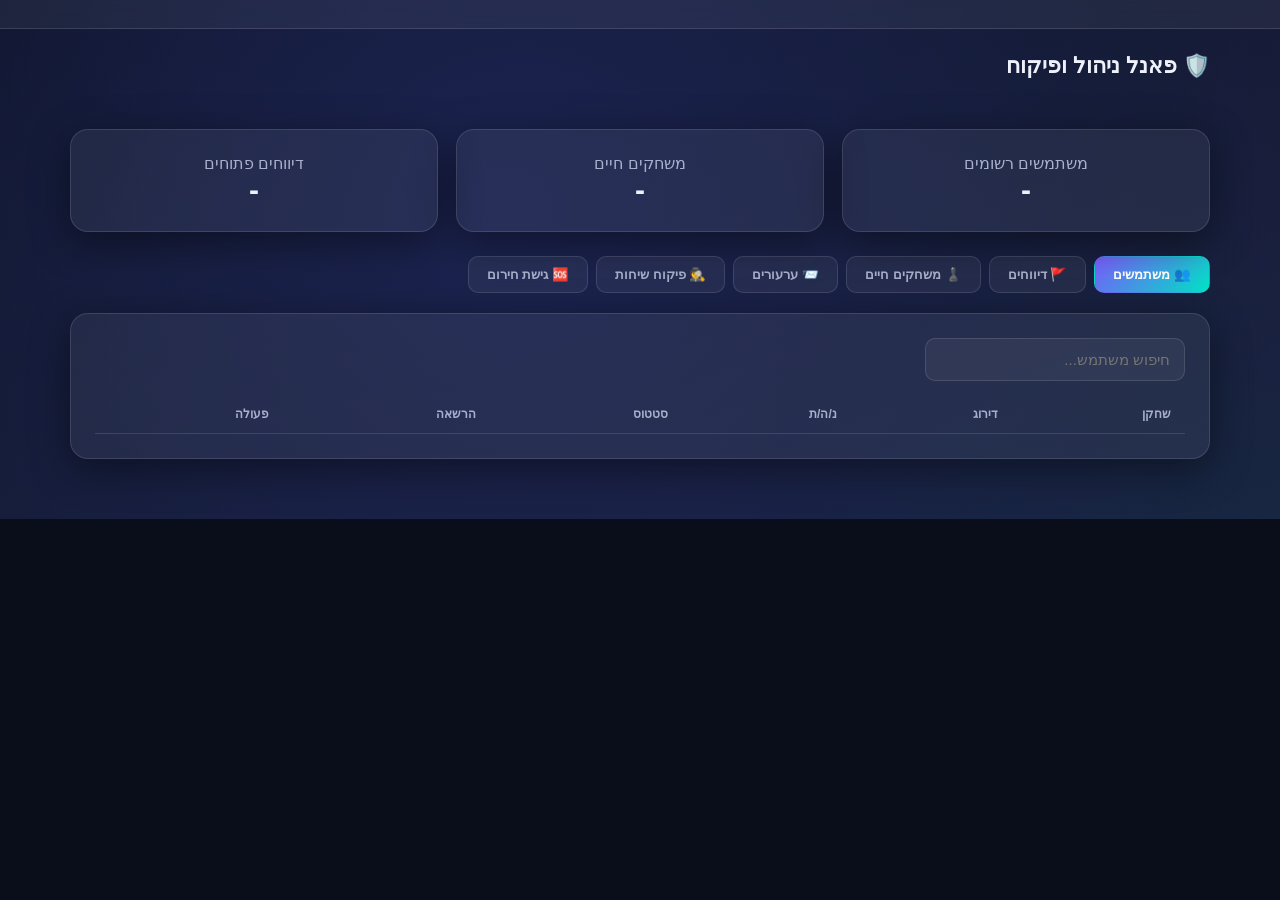
<file: admin.html>
<!DOCTYPE html>
<html lang="he" dir="rtl">
<head>
<meta charset="UTF-8" />
<meta name="viewport" content="width=device-width, initial-scale=1.0" />
<title>ניהול ופיקוח — כושרמט</title>
<link rel="icon" href="data:image/svg+xml,<svg xmlns=%22http://www.w3.org/2000/svg%22 viewBox=%220 0 100 100%22><text y=%22.9em%22 font-size=%2290%22>♞</text></svg>">
<link rel="stylesheet" href="css/style.css?v=37" />
</head>
<body>
  <nav class="navbar" id="navbar"></nav>

  <div class="wrap page-enter">
    <div class="section-title">🛡️ פאנל ניהול ופיקוח</div>

    <div class="features-grid" style="grid-template-columns: repeat(3, 1fr); margin-bottom:24px;">
      <div class="card text-center"><div class="muted">משתמשים רשומים</div><div style="font-size:30px; font-weight:900;" id="stat-users">-</div></div>
      <div class="card text-center"><div class="muted">משחקים חיים</div><div style="font-size:30px; font-weight:900;" id="stat-games">-</div></div>
      <div class="card text-center"><div class="muted">דיווחים פתוחים</div><div style="font-size:30px; font-weight:900;" id="stat-reports">-</div></div>
    </div>

    <div class="tabs">
      <button class="tab-btn active" data-tab="users">👥 משתמשים</button>
      <button class="tab-btn" data-tab="reports">🚩 דיווחים</button>
      <button class="tab-btn" data-tab="games">♟️ משחקים חיים</button>
      <button class="tab-btn" data-tab="appeals">📨 ערעורים</button>
      <button class="tab-btn" data-tab="dm-monitor">🕵️ פיקוח שיחות</button>
      <button class="tab-btn" data-tab="emergency">🆘 גישת חירום</button>
    </div>

    <div class="tab-panel active" data-tab-panel="users">
      <div class="card">
        <input type="text" id="user-search" placeholder="חיפוש משתמש..." style="max-width:260px; margin-bottom:14px;" />
        <div style="overflow-x:auto;">
          <table class="lb">
            <thead><tr><th>שחקן</th><th>דירוג</th><th>נ/ה/ת</th><th>סטטוס</th><th>הרשאה</th><th>פעולה</th></tr></thead>
            <tbody id="users-body"></tbody>
          </table>
        </div>
      </div>
    </div>

    <div class="tab-panel" data-tab-panel="reports">
      <div id="reports-list"></div>
    </div>

    <div class="tab-panel" data-tab-panel="games">
      <div class="card">
        <div class="flex" style="justify-content:space-between; align-items:center; margin-bottom:14px;">
          <div class="section-title" style="margin:0; font-size:16px;">♟️ משחקים חיים</div>
          <button class="btn btn-danger" id="abort-all-games-btn">🛑 ביטול כל המשחקים</button>
        </div>
        <div id="admin-games-list"></div>
      </div>
    </div>

    <div class="tab-panel" data-tab-panel="appeals">
      <div id="appeals-list"></div>
    </div>

    <div class="tab-panel" data-tab-panel="emergency">
      <div class="card" style="margin-bottom:14px;">
        <div class="section-title" style="font-size:15px;">🔑 קוד גישת אורח</div>
        <p class="muted" style="font-size:12px; margin-bottom:10px;">
          כל מי שמזין את הקוד הזה בטאב "יש לי קוד גישה" במסך "כניסה למורשים"
          נכנס מיידית לאתר - בלי מייל, בלי שם משתמש, בלי אישור מנהל. עדכון הקוד
          כאן משפיע מיד על כל מי שישתמש בו מעתה.
        </p>
        <div class="flex gap-1">
          <input type="text" id="guest-code-value" placeholder="קוד גישה" style="flex:1;" />
          <button class="btn btn-primary" id="save-guest-code-btn">שמור קוד</button>
        </div>
      </div>
      <div class="card" style="font-size:13px; margin-bottom:14px;">
        בקשות גישת חירום מגיעות כשמשתמש לוחץ 5 שניות על הלוגו בדף הבית
        ומזין מייל. אישור כאן שולח למשתמש קישור כניסה ישיר למייל, ללא
        הרשמה או סיסמה - השתמש בזה רק במצבי חירום אמיתיים.
      </div>
      <div id="emergency-requests-list"></div>
    </div>

    <div class="tab-panel" data-tab-panel="dm-monitor">
      <div class="messages-layout">
        <div class="card">
          <div class="section-title" style="font-size:16px;">שיחות במערכת</div>
          <div id="dm-monitor-list"></div>
        </div>
        <div class="card">
          <div class="section-title" style="font-size:16px;" id="dm-monitor-title">בחר שיחה לצפייה</div>
          <div class="chat-box">
            <div class="chat-messages" id="dm-monitor-messages"></div>
          </div>
          <form id="dm-admin-form" class="flex flex-col gap-1 mt-2" style="display:none;">
            <label style="font-size:13px;">שלח הודעה מטעם הניהול אל:</label>
            <select id="dm-admin-target"></select>
            <div class="flex gap-1">
              <input type="text" id="dm-admin-input" placeholder="כתוב הודעה..." autocomplete="off" style="flex:1;" />
              <button type="submit" class="btn btn-accent" style="padding:10px 16px;">שלח</button>
            </div>
          </form>
        </div>
      </div>
    </div>
  </div>

  <script>
var supabase=(function(e){function t(e,t){var n={};for(var r in e)Object.prototype.hasOwnProperty.call(e,r)&&t.indexOf(r)<0&&(n[r]=e[r]);if(e!=null&&typeof Object.getOwnPropertySymbols==`function`)for(var i=0,r=Object.getOwnPropertySymbols(e);i<r.length;i++)t.indexOf(r[i])<0&&Object.prototype.propertyIsEnumerable.call(e,r[i])&&(n[r[i]]=e[r[i]]);return n}function n(e,t,n,r){function i(e){return e instanceof n?e:new n(function(t){t(e)})}return new(n||=Promise)(function(n,a){function o(e){try{c(r.next(e))}catch(e){a(e)}}function s(e){try{c(r.throw(e))}catch(e){a(e)}}function c(e){e.done?n(e.value):i(e.value).then(o,s)}c((r=r.apply(e,t||[])).next())})}let r=e=>e?(...t)=>e(...t):(...e)=>fetch(...e);var i=class extends Error{constructor(e,t=`FunctionsError`,n){super(e),this.name=t,this.context=n}toJSON(){return{name:this.name,message:this.message,context:this.context}}},a=class extends i{constructor(e){super(`Failed to send a request to the Edge Function`,`FunctionsFetchError`,e)}},o=class extends i{constructor(e){super(`Relay Error invoking the Edge Function`,`FunctionsRelayError`,e)}},s=class extends i{constructor(e){super(`Edge Function returned a non-2xx status code`,`FunctionsHttpError`,e)}},c;(function(e){e.Any=`any`,e.ApNortheast1=`ap-northeast-1`,e.ApNortheast2=`ap-northeast-2`,e.ApSouth1=`ap-south-1`,e.ApSoutheast1=`ap-southeast-1`,e.ApSoutheast2=`ap-southeast-2`,e.CaCentral1=`ca-central-1`,e.EuCentral1=`eu-central-1`,e.EuWest1=`eu-west-1`,e.EuWest2=`eu-west-2`,e.EuWest3=`eu-west-3`,e.SaEast1=`sa-east-1`,e.UsEast1=`us-east-1`,e.UsWest1=`us-west-1`,e.UsWest2=`us-west-2`})(c||={});var l=class{constructor(e,{headers:t={},customFetch:n,region:i=c.Any}={}){this.url=e,this.headers=t,this.region=i,this.fetch=r(n)}setAuth(e){this.headers.Authorization=`Bearer ${e}`}invoke(e){return n(this,arguments,void 0,function*(e,t={}){let n,r;try{let{headers:i,method:c,body:l,signal:u,timeout:d}=t,f={},{region:p}=t;p||=this.region;let m=new URL(`${this.url}/${e}`);p&&p!==`any`&&(f[`x-region`]=p,m.searchParams.set(`forceFunctionRegion`,p));let h,ee=!!i&&Object.keys(i).some(e=>e.toLowerCase()===`content-type`);l&&!ee?typeof Blob<`u`&&l instanceof Blob||l instanceof ArrayBuffer?(f[`Content-Type`]=`application/octet-stream`,h=l):typeof l==`string`?(f[`Content-Type`]=`text/plain`,h=l):typeof FormData<`u`&&l instanceof FormData?h=l:(f[`Content-Type`]=`application/json`,h=JSON.stringify(l)):h=l&&typeof l!=`string`&&!(typeof Blob<`u`&&l instanceof Blob)&&!(l instanceof ArrayBuffer)&&!(typeof FormData<`u`&&l instanceof FormData)?JSON.stringify(l):l;let te=u;d&&(r=new AbortController,n=setTimeout(()=>r.abort(),d),u?(te=r.signal,u.addEventListener(`abort`,()=>r.abort())):te=r.signal);let g=yield this.fetch(m.toString(),{method:c||`POST`,headers:Object.assign(Object.assign(Object.assign({},f),this.headers),i),body:h,signal:te}).catch(e=>{throw new a(e)}),_=g.headers.get(`x-relay-error`);if(_&&_===`true`)throw new o(g);if(!g.ok)throw new s(g);let v=(g.headers.get(`Content-Type`)??`text/plain`).split(`;`)[0].trim(),y;return y=v===`application/json`?yield g.json():v===`application/octet-stream`||v===`application/pdf`?yield g.blob():v===`text/event-stream`?g:v===`multipart/form-data`?yield g.formData():yield g.text(),{data:y,error:null,response:g}}catch(e){return{data:null,error:e,response:e instanceof s||e instanceof o?e.context:void 0}}finally{n&&clearTimeout(n)}})}};let u=e=>Math.min(1e3*2**e,3e4),d=[520,503],f=[`GET`,`HEAD`,`OPTIONS`];var p=class extends Error{constructor(e){super(e.message),this.name=`PostgrestError`,this.details=e.details,this.hint=e.hint,this.code=e.code}toJSON(){return{name:this.name,message:this.message,details:this.details,hint:this.hint,code:this.code}}};function m(e,t){return new Promise(n=>{if(t?.aborted){n();return}let r=setTimeout(()=>{t?.removeEventListener(`abort`,i),n()},e);function i(){clearTimeout(r),n()}t?.addEventListener(`abort`,i)})}function h(e,t,n,r){return!(!r||n>=3||!f.includes(e)||!d.includes(t))}var ee=class{constructor(e){this.shouldThrowOnError=!1,this.retryEnabled=!0,this.method=e.method,this.url=e.url,this.headers=new Headers(e.headers),this.schema=e.schema,this.body=e.body,this.shouldThrowOnError=e.shouldThrowOnError??!1,this.signal=e.signal,this.isMaybeSingle=e.isMaybeSingle??!1,this.shouldStripNulls=e.shouldStripNulls??!1,this.urlLengthLimit=e.urlLengthLimit??8e3,this.retryEnabled=e.retry??!0,e.fetch?this.fetch=e.fetch:this.fetch=fetch}throwOnError(){return this.shouldThrowOnError=!0,this}stripNulls(){if(this.headers.get(`Accept`)===`text/csv`)throw Error(`stripNulls() cannot be used with csv()`);return this.shouldStripNulls=!0,this}setHeader(e,t){return this.headers=new Headers(this.headers),this.headers.set(e,t),this}retry(e){return this.retryEnabled=e,this}then(e,t){var n=this;if(this.schema===void 0||([`GET`,`HEAD`].includes(this.method)?this.headers.set(`Accept-Profile`,this.schema):this.headers.set(`Content-Profile`,this.schema)),this.method!==`GET`&&this.method!==`HEAD`&&this.headers.set(`Content-Type`,`application/json`),this.shouldStripNulls){let e=this.headers.get(`Accept`);e===`application/vnd.pgrst.object+json`?this.headers.set(`Accept`,`application/vnd.pgrst.object+json;nulls=stripped`):(!e||e===`application/json`)&&this.headers.set(`Accept`,`application/vnd.pgrst.array+json;nulls=stripped`)}let r=this.fetch,i=(async()=>{let e=0;for(;;){let t={};n.headers.forEach((e,n)=>{t[n]=e}),e>0&&(t[`X-Retry-Count`]=String(e));let i;try{i=await r(n.url.toString(),{method:n.method,headers:t,body:JSON.stringify(n.body,(e,t)=>typeof t==`bigint`?t.toString():t),signal:n.signal})}catch(t){if(t?.name===`AbortError`||t?.code===`ABORT_ERR`||!f.includes(n.method))throw t;if(n.retryEnabled&&e<3){let t=u(e);e++,await m(t,n.signal);continue}throw t}if(h(n.method,i.status,e,n.retryEnabled)){let t=i.headers?.get(`Retry-After`)??null,r=t===null?u(e):Math.max(0,parseInt(t,10)||0)*1e3;await i.text(),e++,await m(r,n.signal);continue}return await n.processResponse(i)}})();return this.shouldThrowOnError||(i=i.catch(e=>{let t=``,n=``,r=``,i=e?.cause;if(i){let n=i?.message??``,r=i?.code??``;t=`${e?.name??`FetchError`}: ${e?.message}`,t+=`\n\nCaused by: ${i?.name??`Error`}: ${n}`,r&&(t+=` (${r})`),i?.stack&&(t+=`\n${i.stack}`)}else t=e?.stack??``;let a=this.url.toString().length;return e?.name===`AbortError`||e?.code===`ABORT_ERR`?(r=``,n=`Request was aborted (timeout or manual cancellation)`,a>this.urlLengthLimit&&(n+=`. Note: Your request URL is ${a} characters, which may exceed server limits. If selecting many fields, consider using views. If filtering with large arrays (e.g., .in('id', [many IDs])), consider using an RPC function to pass values server-side.`)):(i?.name===`HeadersOverflowError`||i?.code===`UND_ERR_HEADERS_OVERFLOW`)&&(r=``,n=`HTTP headers exceeded server limits (typically 16KB)`,a>this.urlLengthLimit&&(n+=`. Your request URL is ${a} characters. If selecting many fields, consider using views. If filtering with large arrays (e.g., .in('id', [200+ IDs])), consider using an RPC function instead.`)),{success:!1,error:{message:`${e?.name??`FetchError`}: ${e?.message}`,details:t,hint:n,code:r},data:null,count:null,status:0,statusText:``}})),i.then(e,t)}async processResponse(e){var t=this;let n=null,r=null,i=null,a=e.status,o=e.statusText;if(e.ok){if(t.method!==`HEAD`){let i=await e.text();if(i!==``)if(t.headers.get(`Accept`)===`text/csv`)r=i;else if(t.headers.get(`Accept`)&&t.headers.get(`Accept`)?.includes(`application/vnd.pgrst.plan+text`))r=i;else try{r=JSON.parse(i)}catch{if(n={message:i},r=null,t.shouldThrowOnError)throw new p({message:i,details:``,hint:``,code:``})}}let s=t.headers.get(`Prefer`)?.match(/count=(exact|planned|estimated)/),c=e.headers.get(`content-range`)?.split(`/`);s&&c&&c.length>1&&(i=parseInt(c[1])),t.isMaybeSingle&&Array.isArray(r)&&(r.length>1?(n={code:`PGRST116`,details:`Results contain ${r.length} rows, application/vnd.pgrst.object+json requires 1 row`,hint:null,message:`JSON object requested, multiple (or no) rows returned`},r=null,i=null,a=406,o=`Not Acceptable`):r=r.length===1?r[0]:null)}else{let i=await e.text();try{n=JSON.parse(i),Array.isArray(n)&&e.status===404&&(r=[],n=null,a=200,o=`OK`)}catch{e.status===404&&i===``?(a=204,o=`No Content`):n={message:i}}if(n&&t.shouldThrowOnError)throw new p(n)}return{success:n===null,error:n,data:r,count:i,status:a,statusText:o}}returns(){return this}overrideTypes(){return this}},te=class extends ee{throwOnError(){return super.throwOnError()}select(e){let t=!1,n=(e??`*`).split(``).map(e=>/\s/.test(e)&&!t?``:(e===`"`&&(t=!t),e)).join(``);return this.url.searchParams.set(`select`,n),this.headers.append(`Prefer`,`return=representation`),this}order(e,{ascending:t=!0,nullsFirst:n,foreignTable:r,referencedTable:i=r}={}){let a=i?`${i}.order`:`order`,o=this.url.searchParams.get(a);return this.url.searchParams.set(a,`${o?`${o},`:``}${e}.${t?`asc`:`desc`}${n===void 0?``:n?`.nullsfirst`:`.nullslast`}`),this}limit(e,{foreignTable:t,referencedTable:n=t}={}){let r=n===void 0?`limit`:`${n}.limit`;return this.url.searchParams.set(r,`${e}`),this}range(e,t,{foreignTable:n,referencedTable:r=n}={}){let i=r===void 0?`offset`:`${r}.offset`,a=r===void 0?`limit`:`${r}.limit`;return this.url.searchParams.set(i,`${e}`),this.url.searchParams.set(a,`${t-e+1}`),this}abortSignal(e){return this.signal=e,this}single(){return this.headers.set(`Accept`,`application/vnd.pgrst.object+json`),this}maybeSingle(){return this.isMaybeSingle=!0,this}csv(){return this.headers.set(`Accept`,`text/csv`),this}geojson(){return this.headers.set(`Accept`,`application/geo+json`),this}explain({analyze:e=!1,verbose:t=!1,settings:n=!1,buffers:r=!1,wal:i=!1,format:a=`text`}={}){let o=[e?`analyze`:null,t?`verbose`:null,n?`settings`:null,r?`buffers`:null,i?`wal`:null].filter(Boolean).join(`|`),s=this.headers.get(`Accept`)??`application/json`;return this.headers.set(`Accept`,`application/vnd.pgrst.plan+${a}; for="${s}"; options=${o};`),this}rollback(){return this.headers.append(`Prefer`,`tx=rollback`),this}returns(){return this}maxAffected(e){return this.headers.append(`Prefer`,`handling=strict`),this.headers.append(`Prefer`,`max-affected=${e}`),this}};let g=RegExp(`[,()]`);var _=class extends te{throwOnError(){return super.throwOnError()}eq(e,t){return this.url.searchParams.append(e,`eq.${t}`),this}neq(e,t){return this.url.searchParams.append(e,`neq.${t}`),this}gt(e,t){return this.url.searchParams.append(e,`gt.${t}`),this}gte(e,t){return this.url.searchParams.append(e,`gte.${t}`),this}lt(e,t){return this.url.searchParams.append(e,`lt.${t}`),this}lte(e,t){return this.url.searchParams.append(e,`lte.${t}`),this}like(e,t){return this.url.searchParams.append(e,`like.${t}`),this}likeAllOf(e,t){return this.url.searchParams.append(e,`like(all).{${t.join(`,`)}}`),this}likeAnyOf(e,t){return this.url.searchParams.append(e,`like(any).{${t.join(`,`)}}`),this}ilike(e,t){return this.url.searchParams.append(e,`ilike.${t}`),this}ilikeAllOf(e,t){return this.url.searchParams.append(e,`ilike(all).{${t.join(`,`)}}`),this}ilikeAnyOf(e,t){return this.url.searchParams.append(e,`ilike(any).{${t.join(`,`)}}`),this}regexMatch(e,t){return this.url.searchParams.append(e,`match.${t}`),this}regexIMatch(e,t){return this.url.searchParams.append(e,`imatch.${t}`),this}is(e,t){return this.url.searchParams.append(e,`is.${t}`),this}isDistinct(e,t){return this.url.searchParams.append(e,`isdistinct.${t}`),this}in(e,t){let n=Array.from(new Set(t)).map(e=>typeof e==`string`&&g.test(e)?`"${e}"`:`${e}`).join(`,`);return this.url.searchParams.append(e,`in.(${n})`),this}notIn(e,t){let n=Array.from(new Set(t)).map(e=>typeof e==`string`&&g.test(e)?`"${e}"`:`${e}`).join(`,`);return this.url.searchParams.append(e,`not.in.(${n})`),this}contains(e,t){return typeof t==`string`?this.url.searchParams.append(e,`cs.${t}`):Array.isArray(t)?this.url.searchParams.append(e,`cs.{${t.join(`,`)}}`):this.url.searchParams.append(e,`cs.${JSON.stringify(t)}`),this}containedBy(e,t){return typeof t==`string`?this.url.searchParams.append(e,`cd.${t}`):Array.isArray(t)?this.url.searchParams.append(e,`cd.{${t.join(`,`)}}`):this.url.searchParams.append(e,`cd.${JSON.stringify(t)}`),this}rangeGt(e,t){return this.url.searchParams.append(e,`sr.${t}`),this}rangeGte(e,t){return this.url.searchParams.append(e,`nxl.${t}`),this}rangeLt(e,t){return this.url.searchParams.append(e,`sl.${t}`),this}rangeLte(e,t){return this.url.searchParams.append(e,`nxr.${t}`),this}rangeAdjacent(e,t){return this.url.searchParams.append(e,`adj.${t}`),this}overlaps(e,t){return typeof t==`string`?this.url.searchParams.append(e,`ov.${t}`):this.url.searchParams.append(e,`ov.{${t.join(`,`)}}`),this}textSearch(e,t,{config:n,type:r}={}){let i=``;r===`plain`?i=`pl`:r===`phrase`?i=`ph`:r===`websearch`&&(i=`w`);let a=n===void 0?``:`(${n})`;return this.url.searchParams.append(e,`${i}fts${a}.${t}`),this}match(e){return Object.entries(e).filter(([e,t])=>t!==void 0).forEach(([e,t])=>{this.url.searchParams.append(e,`eq.${t}`)}),this}not(e,t,n){return this.url.searchParams.append(e,`not.${t}.${n}`),this}or(e,{foreignTable:t,referencedTable:n=t}={}){let r=n?`${n}.or`:`or`;return this.url.searchParams.append(r,`(${e})`),this}filter(e,t,n){return this.url.searchParams.append(e,`${t}.${n}`),this}},v=class{constructor(e,{headers:t={},schema:n,fetch:r,urlLengthLimit:i=8e3,retry:a}){this.url=e,this.headers=new Headers(t),this.schema=n,this.fetch=r,this.urlLengthLimit=i,this.retry=a}cloneRequestState(){return{url:new URL(this.url.toString()),headers:new Headers(this.headers)}}select(e,t){let{head:n=!1,count:r}=t??{},i=n?`HEAD`:`GET`,a=!1,o=(e??`*`).split(``).map(e=>/\s/.test(e)&&!a?``:(e===`"`&&(a=!a),e)).join(``),{url:s,headers:c}=this.cloneRequestState();return s.searchParams.set(`select`,o),r&&c.append(`Prefer`,`count=${r}`),new _({method:i,url:s,headers:c,schema:this.schema,fetch:this.fetch,urlLengthLimit:this.urlLengthLimit,retry:this.retry})}insert(e,{count:t,defaultToNull:n=!0}={}){let{url:r,headers:i}=this.cloneRequestState();if(t&&i.append(`Prefer`,`count=${t}`),n||i.append(`Prefer`,`missing=default`),Array.isArray(e)){let t=e.reduce((e,t)=>e.concat(Object.keys(t)),[]);if(t.length>0){let e=[...new Set(t)].map(e=>`"${e}"`);r.searchParams.set(`columns`,e.join(`,`))}}return new _({method:`POST`,url:r,headers:i,schema:this.schema,body:e,fetch:this.fetch??fetch,urlLengthLimit:this.urlLengthLimit,retry:this.retry})}upsert(e,{onConflict:t,ignoreDuplicates:n=!1,count:r,defaultToNull:i=!0}={}){let{url:a,headers:o}=this.cloneRequestState();if(o.append(`Prefer`,`resolution=${n?`ignore`:`merge`}-duplicates`),t!==void 0&&a.searchParams.set(`on_conflict`,t),r&&o.append(`Prefer`,`count=${r}`),i||o.append(`Prefer`,`missing=default`),Array.isArray(e)){let t=e.reduce((e,t)=>e.concat(Object.keys(t)),[]);if(t.length>0){let e=[...new Set(t)].map(e=>`"${e}"`);a.searchParams.set(`columns`,e.join(`,`))}}return new _({method:`POST`,url:a,headers:o,schema:this.schema,body:e,fetch:this.fetch??fetch,urlLengthLimit:this.urlLengthLimit,retry:this.retry})}update(e,{count:t}={}){let{url:n,headers:r}=this.cloneRequestState();return t&&r.append(`Prefer`,`count=${t}`),new _({method:`PATCH`,url:n,headers:r,schema:this.schema,body:e,fetch:this.fetch??fetch,urlLengthLimit:this.urlLengthLimit,retry:this.retry})}delete({count:e}={}){let{url:t,headers:n}=this.cloneRequestState();return e&&n.append(`Prefer`,`count=${e}`),new _({method:`DELETE`,url:t,headers:n,schema:this.schema,fetch:this.fetch??fetch,urlLengthLimit:this.urlLengthLimit,retry:this.retry})}};function y(e){"@babel/helpers - typeof";return y=typeof Symbol==`function`&&typeof Symbol.iterator==`symbol`?function(e){return typeof e}:function(e){return e&&typeof Symbol==`function`&&e.constructor===Symbol&&e!==Symbol.prototype?`symbol`:typeof e},y(e)}function ne(e,t){if(y(e)!=`object`||!e)return e;var n=e[Symbol.toPrimitive];if(n!==void 0){var r=n.call(e,t||`default`);if(y(r)!=`object`)return r;throw TypeError(`@@toPrimitive must return a primitive value.`)}return(t===`string`?String:Number)(e)}function re(e){var t=ne(e,`string`);return y(t)==`symbol`?t:t+``}function ie(e,t,n){return(t=re(t))in e?Object.defineProperty(e,t,{value:n,enumerable:!0,configurable:!0,writable:!0}):e[t]=n,e}function ae(e,t){var n=Object.keys(e);if(Object.getOwnPropertySymbols){var r=Object.getOwnPropertySymbols(e);t&&(r=r.filter(function(t){return Object.getOwnPropertyDescriptor(e,t).enumerable})),n.push.apply(n,r)}return n}function oe(e){for(var t=1;t<arguments.length;t++){var n=arguments[t]==null?{}:arguments[t];t%2?ae(Object(n),!0).forEach(function(t){ie(e,t,n[t])}):Object.getOwnPropertyDescriptors?Object.defineProperties(e,Object.getOwnPropertyDescriptors(n)):ae(Object(n)).forEach(function(t){Object.defineProperty(e,t,Object.getOwnPropertyDescriptor(n,t))})}return e}var se=class e{constructor(e,{headers:t={},schema:n,fetch:r,timeout:i,urlLengthLimit:a=8e3,retry:o}={}){this.url=e,this.headers=new Headers(t),this.schemaName=n,this.urlLengthLimit=a;let s=r??globalThis.fetch;i!==void 0&&i>0?this.fetch=(e,t)=>{let n=new AbortController,r=setTimeout(()=>n.abort(),i),a=t?.signal;if(a){if(a.aborted)return clearTimeout(r),s(e,t);let i=()=>{clearTimeout(r),n.abort()};return a.addEventListener(`abort`,i,{once:!0}),s(e,oe(oe({},t),{},{signal:n.signal})).finally(()=>{clearTimeout(r),a.removeEventListener(`abort`,i)})}return s(e,oe(oe({},t),{},{signal:n.signal})).finally(()=>clearTimeout(r))}:this.fetch=s,this.retry=o}from(e){if(!e||typeof e!=`string`||e.trim()===``)throw Error(`Invalid relation name: relation must be a non-empty string.`);return new v(new URL(`${this.url}/${e}`),{headers:new Headers(this.headers),schema:this.schemaName,fetch:this.fetch,urlLengthLimit:this.urlLengthLimit,retry:this.retry})}schema(t){return new e(this.url,{headers:this.headers,schema:t,fetch:this.fetch,urlLengthLimit:this.urlLengthLimit,retry:this.retry})}rpc(e,t={},{head:n=!1,get:r=!1,count:i}={}){let a,o=new URL(`${this.url}/rpc/${e}`),s,c=e=>typeof e==`object`&&!!e&&(!Array.isArray(e)||e.some(c)),l=n&&Object.values(t).some(c);l?(a=`POST`,s=t):n||r?(a=n?`HEAD`:`GET`,Object.entries(t).filter(([e,t])=>t!==void 0).map(([e,t])=>[e,Array.isArray(t)?`{${t.join(`,`)}}`:`${t}`]).forEach(([e,t])=>{o.searchParams.append(e,t)})):(a=`POST`,s=t);let u=new Headers(this.headers);return l?u.set(`Prefer`,i?`count=${i},return=minimal`:`return=minimal`):i&&u.set(`Prefer`,`count=${i}`),new _({method:a,url:o,headers:u,schema:this.schemaName,body:s,fetch:this.fetch??fetch,urlLengthLimit:this.urlLengthLimit,retry:this.retry})}},ce=class{constructor(){}static detectEnvironment(){if(typeof WebSocket<`u`)return{type:`native`,wsConstructor:WebSocket};let e=globalThis;if(typeof globalThis<`u`&&e.WebSocket!==void 0)return{type:`native`,wsConstructor:e.WebSocket};let t=typeof global<`u`?global:void 0;if(t&&t.WebSocket!==void 0)return{type:`native`,wsConstructor:t.WebSocket};if(typeof globalThis<`u`&&e.WebSocketPair!==void 0&&globalThis.WebSocket===void 0)return{type:`cloudflare`,error:`Cloudflare Workers detected. WebSocket clients are not supported in Cloudflare Workers.`,workaround:`Use Cloudflare Workers WebSocket API for server-side WebSocket handling, or deploy to a different runtime.`};if(typeof globalThis<`u`&&e.EdgeRuntime||typeof navigator<`u`&&navigator.userAgent?.includes(`Vercel-Edge`))return{type:`unsupported`,error:`Edge runtime detected (Vercel Edge/Netlify Edge). WebSockets are not supported in edge functions.`,workaround:`Use serverless functions or a different deployment target for WebSocket functionality.`};let n=globalThis.process;if(n){let e=n.versions;if(e&&e.node)return{type:`unsupported`,error:`Node.js detected but native WebSocket not found.`,workaround:`Ensure you are running Node.js 22+ or provide a WebSocket implementation via the transport option.`}}return{type:`unsupported`,error:`Unknown JavaScript runtime without WebSocket support.`,workaround:`Ensure you're running in a supported environment (browser, Node.js, Deno) or provide a custom WebSocket implementation.`}}static getWebSocketConstructor(){let e=this.detectEnvironment();if(e.wsConstructor)return e.wsConstructor;let t=e.error||`WebSocket not supported in this environment.`;throw e.workaround&&(t+=`\n\nSuggested solution: ${e.workaround}`),Error(t)}static isWebSocketSupported(){try{return this.detectEnvironment().type===`native`}catch{return!1}}};let b={closed:`closed`,errored:`errored`,joined:`joined`,joining:`joining`,leaving:`leaving`},le={close:`phx_close`,error:`phx_error`,join:`phx_join`,reply:`phx_reply`,leave:`phx_leave`,access_token:`access_token`},ue={connecting:`connecting`,open:`open`,closing:`closing`,closed:`closed`};var de=class{constructor(e){this.HEADER_LENGTH=1,this.USER_BROADCAST_PUSH_META_LENGTH=6,this.KINDS={userBroadcastPush:3,userBroadcast:4},this.BINARY_ENCODING=0,this.JSON_ENCODING=1,this.BROADCAST_EVENT=`broadcast`,this.allowedMetadataKeys=[],this.allowedMetadataKeys=e??[]}encode(e,t){if(e.event===this.BROADCAST_EVENT&&!(e.payload instanceof ArrayBuffer)&&typeof e.payload.event==`string`)return t(this._binaryEncodeUserBroadcastPush(e));let n=[e.join_ref,e.ref,e.topic,e.event,e.payload];return t(JSON.stringify(n))}_binaryEncodeUserBroadcastPush(e){return this._isArrayBuffer(e.payload?.payload)?this._encodeBinaryUserBroadcastPush(e):this._encodeJsonUserBroadcastPush(e)}_encodeBinaryUserBroadcastPush(e){let t=e.payload?.payload??new ArrayBuffer(0);return this._encodeUserBroadcastPush(e,this.BINARY_ENCODING,t)}_encodeJsonUserBroadcastPush(e){let t=e.payload?.payload??{},n=new TextEncoder().encode(JSON.stringify(t)).buffer;return this._encodeUserBroadcastPush(e,this.JSON_ENCODING,n)}_encodeUserBroadcastPush(e,t,n){let r=e.topic,i=e.ref??``,a=e.join_ref??``,o=e.payload.event,s=this.allowedMetadataKeys?this._pick(e.payload,this.allowedMetadataKeys):{},c=Object.keys(s).length===0?``:JSON.stringify(s);if(a.length>255)throw Error(`joinRef length ${a.length} exceeds maximum of 255`);if(i.length>255)throw Error(`ref length ${i.length} exceeds maximum of 255`);if(r.length>255)throw Error(`topic length ${r.length} exceeds maximum of 255`);if(o.length>255)throw Error(`userEvent length ${o.length} exceeds maximum of 255`);if(c.length>255)throw Error(`metadata length ${c.length} exceeds maximum of 255`);let l=this.USER_BROADCAST_PUSH_META_LENGTH+a.length+i.length+r.length+o.length+c.length,u=new ArrayBuffer(this.HEADER_LENGTH+l),d=new DataView(u),f=0;d.setUint8(f++,this.KINDS.userBroadcastPush),d.setUint8(f++,a.length),d.setUint8(f++,i.length),d.setUint8(f++,r.length),d.setUint8(f++,o.length),d.setUint8(f++,c.length),d.setUint8(f++,t),Array.from(a,e=>d.setUint8(f++,e.charCodeAt(0))),Array.from(i,e=>d.setUint8(f++,e.charCodeAt(0))),Array.from(r,e=>d.setUint8(f++,e.charCodeAt(0))),Array.from(o,e=>d.setUint8(f++,e.charCodeAt(0))),Array.from(c,e=>d.setUint8(f++,e.charCodeAt(0)));var p=new Uint8Array(u.byteLength+n.byteLength);return p.set(new Uint8Array(u),0),p.set(new Uint8Array(n),u.byteLength),p.buffer}decode(e,t){if(this._isArrayBuffer(e))return t(this._binaryDecode(e));if(typeof e==`string`){let[n,r,i,a,o]=JSON.parse(e);return t({join_ref:n,ref:r,topic:i,event:a,payload:o})}return t({})}_binaryDecode(e){let t=new DataView(e),n=t.getUint8(0),r=new TextDecoder;switch(n){case this.KINDS.userBroadcast:return this._decodeUserBroadcast(e,t,r)}}_decodeUserBroadcast(e,t,n){let r=t.getUint8(1),i=t.getUint8(2),a=t.getUint8(3),o=t.getUint8(4),s=this.HEADER_LENGTH+4,c=n.decode(e.slice(s,s+r));s+=r;let l=n.decode(e.slice(s,s+i));s+=i;let u=n.decode(e.slice(s,s+a));s+=a;let d=e.slice(s,e.byteLength),f=o===this.JSON_ENCODING?JSON.parse(n.decode(d)):d,p={type:this.BROADCAST_EVENT,event:l,payload:f};return a>0&&(p.meta=JSON.parse(u)),{join_ref:null,ref:null,topic:c,event:this.BROADCAST_EVENT,payload:p}}_isArrayBuffer(e){return e instanceof ArrayBuffer||e?.constructor?.name===`ArrayBuffer`}_pick(e,t){return!e||typeof e!=`object`?{}:Object.fromEntries(Object.entries(e).filter(([e])=>t.includes(e)))}},x;(function(e){e.abstime=`abstime`,e.bool=`bool`,e.date=`date`,e.daterange=`daterange`,e.float4=`float4`,e.float8=`float8`,e.int2=`int2`,e.int4=`int4`,e.int4range=`int4range`,e.int8=`int8`,e.int8range=`int8range`,e.json=`json`,e.jsonb=`jsonb`,e.money=`money`,e.numeric=`numeric`,e.oid=`oid`,e.reltime=`reltime`,e.text=`text`,e.time=`time`,e.timestamp=`timestamp`,e.timestamptz=`timestamptz`,e.timetz=`timetz`,e.tsrange=`tsrange`,e.tstzrange=`tstzrange`})(x||={});let fe=(e,t,n={})=>{let r=n.skipTypes??[];return t?Object.keys(t).reduce((n,i)=>(n[i]=pe(i,e,t,r),n),{}):{}},pe=(e,t,n,r)=>{let i=t.find(t=>t.name===e)?.type,a=n[e];return i&&!r.includes(i)?me(i,a):he(a)},me=(e,t)=>{if(e.charAt(0)===`_`)return ye(t,e.slice(1,e.length));switch(e){case x.bool:return ge(t);case x.float4:case x.float8:case x.int2:case x.int4:case x.int8:case x.numeric:case x.oid:return _e(t);case x.json:case x.jsonb:return ve(t);case x.timestamp:return be(t);case x.abstime:case x.date:case x.daterange:case x.int4range:case x.int8range:case x.money:case x.reltime:case x.text:case x.time:case x.timestamptz:case x.timetz:case x.tsrange:case x.tstzrange:return he(t);default:return he(t)}},he=e=>e,ge=e=>{switch(e){case`t`:return!0;case`f`:return!1;default:return e}},_e=e=>{if(typeof e==`string`){let t=parseFloat(e);if(!Number.isNaN(t))return t}return e},ve=e=>{if(typeof e==`string`)try{return JSON.parse(e)}catch{return e}return e},ye=(e,t)=>{if(typeof e!=`string`)return e;let n=e.length-1,r=e[n];if(e[0]===`{`&&r===`}`){let r,i=e.slice(1,n);try{r=JSON.parse(`[`+i+`]`)}catch{r=i?i.split(`,`):[]}return r.map(e=>me(t,e))}return e},be=e=>typeof e==`string`?e.replace(` `,`T`):e,xe=e=>{let t=new URL(e);return t.protocol=t.protocol.replace(/^ws/i,`http`),t.pathname=t.pathname.replace(/\/+$/,``).replace(/\/socket\/websocket$/i,``).replace(/\/socket$/i,``).replace(/\/websocket$/i,``),t.pathname===``||t.pathname===`/`?t.pathname=`/api/broadcast`:t.pathname+=`/api/broadcast`,t.href};var Se=e=>typeof e==`function`?e:function(){return e},Ce=typeof self<`u`?self:null,we=typeof window<`u`?window:null,S=Ce||we||globalThis,Te=`2.0.0`,Ee=1e4,De=1e3,C={connecting:0,open:1,closing:2,closed:3},w={closed:`closed`,errored:`errored`,joined:`joined`,joining:`joining`,leaving:`leaving`},T={close:`phx_close`,error:`phx_error`,join:`phx_join`,reply:`phx_reply`,leave:`phx_leave`},Oe={longpoll:`longpoll`,websocket:`websocket`},ke={complete:4},Ae=`base64url.bearer.phx.`,je=class{constructor(e,t,n,r){this.channel=e,this.event=t,this.payload=n||function(){return{}},this.receivedResp=null,this.timeout=r,this.timeoutTimer=null,this.recHooks=[],this.sent=!1,this.ref=void 0}resend(e){this.timeout=e,this.reset(),this.send()}send(){this.hasReceived(`timeout`)||(this.startTimeout(),this.sent=!0,this.channel.socket.push({topic:this.channel.topic,event:this.event,payload:this.payload(),ref:this.ref,join_ref:this.channel.joinRef()}))}receive(e,t){return this.hasReceived(e)&&t(this.receivedResp.response),this.recHooks.push({status:e,callback:t}),this}reset(){this.cancelRefEvent(),this.ref=null,this.refEvent=null,this.receivedResp=null,this.sent=!1}destroy(){this.cancelRefEvent(),this.cancelTimeout()}matchReceive({status:e,response:t,_ref:n}){this.recHooks.filter(t=>t.status===e).forEach(e=>e.callback(t))}cancelRefEvent(){this.refEvent&&this.channel.off(this.refEvent)}cancelTimeout(){clearTimeout(this.timeoutTimer),this.timeoutTimer=null}startTimeout(){this.timeoutTimer&&this.cancelTimeout(),this.ref=this.channel.socket.makeRef(),this.refEvent=this.channel.replyEventName(this.ref),this.channel.on(this.refEvent,e=>{this.cancelRefEvent(),this.cancelTimeout(),this.receivedResp=e,this.matchReceive(e)}),this.timeoutTimer=setTimeout(()=>{this.trigger(`timeout`,{})},this.timeout)}hasReceived(e){return this.receivedResp&&this.receivedResp.status===e}trigger(e,t){this.channel.trigger(this.refEvent,{status:e,response:t})}},Me=class{constructor(e,t){this.callback=e,this.timerCalc=t,this.timer=void 0,this.tries=0}reset(){this.tries=0,clearTimeout(this.timer)}scheduleTimeout(){clearTimeout(this.timer),this.timer=setTimeout(()=>{this.tries+=1,this.callback()},this.timerCalc(this.tries+1))}},Ne=class{constructor(e,t,n){this.state=w.closed,this.topic=e,this.params=Se(t||{}),this.socket=n,this.bindings=[],this.bindingRef=0,this.timeout=this.socket.timeout,this.joinedOnce=!1,this.joinPush=new je(this,T.join,this.params,this.timeout),this.pushBuffer=[],this.stateChangeRefs=[],this.rejoinTimer=new Me(()=>{this.socket.isConnected()&&this.rejoin()},this.socket.rejoinAfterMs),this.stateChangeRefs.push(this.socket.onError(()=>this.rejoinTimer.reset())),this.stateChangeRefs.push(this.socket.onOpen(()=>{this.rejoinTimer.reset(),this.isErrored()&&this.rejoin()})),this.joinPush.receive(`ok`,()=>{this.state=w.joined,this.rejoinTimer.reset(),this.pushBuffer.forEach(e=>e.send()),this.pushBuffer=[]}),this.joinPush.receive(`error`,e=>{this.state=w.errored,this.socket.hasLogger()&&this.socket.log(`channel`,`error ${this.topic}`,e),this.socket.isConnected()&&this.rejoinTimer.scheduleTimeout()}),this.onClose(()=>{this.rejoinTimer.reset(),this.socket.hasLogger()&&this.socket.log(`channel`,`close ${this.topic}`),this.state=w.closed,this.socket.remove(this)}),this.onError(e=>{this.socket.hasLogger()&&this.socket.log(`channel`,`error ${this.topic}`,e),this.isJoining()&&this.joinPush.reset(),this.state=w.errored,this.socket.isConnected()&&this.rejoinTimer.scheduleTimeout()}),this.joinPush.receive(`timeout`,()=>{this.socket.hasLogger()&&this.socket.log(`channel`,`timeout ${this.topic}`,this.joinPush.timeout),new je(this,T.leave,Se({}),this.timeout).send(),this.state=w.errored,this.joinPush.reset(),this.socket.isConnected()&&this.rejoinTimer.scheduleTimeout()}),this.on(T.reply,(e,t)=>{this.trigger(this.replyEventName(t),e)})}join(e=this.timeout){if(this.joinedOnce)throw Error(`tried to join multiple times. 'join' can only be called a single time per channel instance`);return this.timeout=e,this.joinedOnce=!0,this.rejoin(),this.joinPush}teardown(){this.pushBuffer.forEach(e=>e.destroy()),this.pushBuffer=[],this.rejoinTimer.reset(),this.joinPush.destroy(),this.state=w.closed,this.bindings=[]}onClose(e){this.on(T.close,e)}onError(e){return this.on(T.error,t=>e(t))}on(e,t){let n=this.bindingRef++;return this.bindings.push({event:e,ref:n,callback:t}),n}off(e,t){this.bindings=this.bindings.filter(n=>!(n.event===e&&(t===void 0||t===n.ref)))}canPush(){return this.socket.isConnected()&&this.isJoined()}push(e,t,n=this.timeout){if(t||={},!this.joinedOnce)throw Error(`tried to push '${e}' to '${this.topic}' before joining. Use channel.join() before pushing events`);let r=new je(this,e,function(){return t},n);return this.canPush()?r.send():(r.startTimeout(),this.pushBuffer.push(r)),r}leave(e=this.timeout){this.rejoinTimer.reset(),this.joinPush.cancelTimeout(),this.state=w.leaving;let t=()=>{this.socket.hasLogger()&&this.socket.log(`channel`,`leave ${this.topic}`),this.trigger(T.close,`leave`)},n=new je(this,T.leave,Se({}),e);return n.receive(`ok`,()=>t()).receive(`timeout`,()=>t()),n.send(),this.canPush()||n.trigger(`ok`,{}),n}onMessage(e,t,n){return t}filterBindings(e,t,n){return!0}isMember(e,t,n,r){return this.topic===e?r&&r!==this.joinRef()?(this.socket.hasLogger()&&this.socket.log(`channel`,`dropping outdated message`,{topic:e,event:t,payload:n,joinRef:r}),!1):!0:!1}joinRef(){return this.joinPush.ref}rejoin(e=this.timeout){this.isLeaving()||(this.socket.leaveOpenTopic(this.topic),this.state=w.joining,this.joinPush.resend(e))}trigger(e,t,n,r){let i=this.onMessage(e,t,n,r);if(t&&!i)throw Error(`channel onMessage callbacks must return the payload, modified or unmodified`);let a=this.bindings.filter(r=>r.event===e&&this.filterBindings(r,t,n));for(let e=0;e<a.length;e++)a[e].callback(i,n,r||this.joinRef())}replyEventName(e){return`chan_reply_${e}`}isClosed(){return this.state===w.closed}isErrored(){return this.state===w.errored}isJoined(){return this.state===w.joined}isJoining(){return this.state===w.joining}isLeaving(){return this.state===w.leaving}},Pe=class{static request(e,t,n,r,i,a,o){if(S.XDomainRequest){let n=new S.XDomainRequest;return this.xdomainRequest(n,e,t,r,i,a,o)}else if(S.XMLHttpRequest){let s=new S.XMLHttpRequest;return this.xhrRequest(s,e,t,n,r,i,a,o)}else if(S.fetch&&S.AbortController)return this.fetchRequest(e,t,n,r,i,a,o);else throw Error(`No suitable XMLHttpRequest implementation found`)}static fetchRequest(e,t,n,r,i,a,o){let s={method:e,headers:n,body:r},c=null;return i&&(c=new AbortController,setTimeout(()=>c.abort(),i),s.signal=c.signal),S.fetch(t,s).then(e=>e.text()).then(e=>this.parseJSON(e)).then(e=>o&&o(e)).catch(e=>{e.name===`AbortError`&&a?a():o&&o(null)}),c}static xdomainRequest(e,t,n,r,i,a,o){return e.timeout=i,e.open(t,n),e.onload=()=>{let t=this.parseJSON(e.responseText);o&&o(t)},a&&(e.ontimeout=a),e.onprogress=()=>{},e.send(r),e}static xhrRequest(e,t,n,r,i,a,o,s){e.open(t,n,!0),e.timeout=a;for(let[t,n]of Object.entries(r))e.setRequestHeader(t,n);return e.onerror=()=>s&&s(null),e.onreadystatechange=()=>{e.readyState===ke.complete&&s&&s(this.parseJSON(e.responseText))},o&&(e.ontimeout=o),e.send(i),e}static parseJSON(e){if(!e||e===``)return null;try{return JSON.parse(e)}catch{return console&&console.log(`failed to parse JSON response`,e),null}}static serialize(e,t){let n=[];for(var r in e){if(!Object.prototype.hasOwnProperty.call(e,r))continue;let i=t?`${t}[${r}]`:r,a=e[r];typeof a==`object`?n.push(this.serialize(a,i)):n.push(encodeURIComponent(i)+`=`+encodeURIComponent(a))}return n.join(`&`)}static appendParams(e,t){return Object.keys(t).length===0?e:`${e}${e.match(/\?/)?`&`:`?`}${this.serialize(t)}`}},Fe=e=>{let t=``,n=new Uint8Array(e),r=n.byteLength;for(let e=0;e<r;e++)t+=String.fromCharCode(n[e]);return btoa(t)},Ie=class{constructor(e,t){t&&t.length===2&&t[1].startsWith(Ae)&&(this.authToken=atob(t[1].slice(Ae.length))),this.endPoint=null,this.token=null,this.skipHeartbeat=!0,this.reqs=new Set,this.awaitingBatchAck=!1,this.currentBatch=null,this.currentBatchTimer=null,this.batchBuffer=[],this.onopen=function(){},this.onerror=function(){},this.onmessage=function(){},this.onclose=function(){},this.pollEndpoint=this.normalizeEndpoint(e),this.readyState=C.connecting,setTimeout(()=>this.poll(),0)}normalizeEndpoint(e){return e.replace(`ws://`,`http://`).replace(`wss://`,`https://`).replace(RegExp(`(.*)/`+Oe.websocket),`$1/`+Oe.longpoll)}endpointURL(){return Pe.appendParams(this.pollEndpoint,{token:this.token})}closeAndRetry(e,t,n){this.close(e,t,n),this.readyState=C.connecting}ontimeout(){this.onerror(`timeout`),this.closeAndRetry(1005,`timeout`,!1)}isActive(){return this.readyState===C.open||this.readyState===C.connecting}poll(){let e={Accept:`application/json`};this.authToken&&(e[`X-Phoenix-AuthToken`]=this.authToken),this.ajax(`GET`,e,null,()=>this.ontimeout(),e=>{if(e){var{status:t,token:n,messages:r}=e;if(t===410&&this.token!==null){this.onerror(410),this.closeAndRetry(3410,`session_gone`,!1);return}this.token=n}else t=0;switch(t){case 200:r.forEach(e=>{setTimeout(()=>this.onmessage({data:e}),0)}),this.poll();break;case 204:this.poll();break;case 410:this.readyState=C.open,this.onopen({}),this.poll();break;case 403:this.onerror(403),this.close(1008,`forbidden`,!1);break;case 0:case 500:this.onerror(500),this.closeAndRetry(1011,`internal server error`,500);break;default:throw Error(`unhandled poll status ${t}`)}})}send(e){typeof e!=`string`&&(e=Fe(e)),this.currentBatch?this.currentBatch.push(e):this.awaitingBatchAck?this.batchBuffer.push(e):(this.currentBatch=[e],this.currentBatchTimer=setTimeout(()=>{this.batchSend(this.currentBatch),this.currentBatch=null},0))}batchSend(e){this.awaitingBatchAck=!0,this.ajax(`POST`,{"Content-Type":`application/x-ndjson`},e.join(`
`),()=>this.onerror(`timeout`),e=>{this.awaitingBatchAck=!1,!e||e.status!==200?(this.onerror(e&&e.status),this.closeAndRetry(1011,`internal server error`,!1)):this.batchBuffer.length>0&&(this.batchSend(this.batchBuffer),this.batchBuffer=[])})}close(e,t,n){for(let e of this.reqs)e.abort();this.readyState=C.closed;let r=Object.assign({code:1e3,reason:void 0,wasClean:!0},{code:e,reason:t,wasClean:n});this.batchBuffer=[],clearTimeout(this.currentBatchTimer),this.currentBatchTimer=null,typeof CloseEvent<`u`?this.onclose(new CloseEvent(`close`,r)):this.onclose(r)}ajax(e,t,n,r,i){let a;a=Pe.request(e,this.endpointURL(),t,n,this.timeout,()=>{this.reqs.delete(a),r()},e=>{this.reqs.delete(a),this.isActive()&&i(e)}),this.reqs.add(a)}},Le=class e{constructor(t,n={}){let r=n.events||{state:`presence_state`,diff:`presence_diff`};this.state={},this.pendingDiffs=[],this.channel=t,this.joinRef=null,this.caller={onJoin:function(){},onLeave:function(){},onSync:function(){}},this.channel.on(r.state,t=>{let{onJoin:n,onLeave:r,onSync:i}=this.caller;this.joinRef=this.channel.joinRef(),this.state=e.syncState(this.state,t,n,r),this.pendingDiffs.forEach(t=>{this.state=e.syncDiff(this.state,t,n,r)}),this.pendingDiffs=[],i()}),this.channel.on(r.diff,t=>{let{onJoin:n,onLeave:r,onSync:i}=this.caller;this.inPendingSyncState()?this.pendingDiffs.push(t):(this.state=e.syncDiff(this.state,t,n,r),i())})}onJoin(e){this.caller.onJoin=e}onLeave(e){this.caller.onLeave=e}onSync(e){this.caller.onSync=e}list(t){return e.list(this.state,t)}inPendingSyncState(){return!this.joinRef||this.joinRef!==this.channel.joinRef()}static syncState(e,t,n,r){let i=this.clone(e),a={},o={};return this.map(i,(e,n)=>{t[e]||(o[e]=n)}),this.map(t,(e,t)=>{let n=i[e];if(n){let r=t.metas.map(e=>e.phx_ref),i=n.metas.map(e=>e.phx_ref),s=t.metas.filter(e=>i.indexOf(e.phx_ref)<0),c=n.metas.filter(e=>r.indexOf(e.phx_ref)<0);s.length>0&&(a[e]=t,a[e].metas=s),c.length>0&&(o[e]=this.clone(n),o[e].metas=c)}else a[e]=t}),this.syncDiff(i,{joins:a,leaves:o},n,r)}static syncDiff(e,t,n,r){let{joins:i,leaves:a}=this.clone(t);return n||=function(){},r||=function(){},this.map(i,(t,r)=>{let i=e[t];if(e[t]=this.clone(r),i){let n=e[t].metas.map(e=>e.phx_ref),r=i.metas.filter(e=>n.indexOf(e.phx_ref)<0);e[t].metas.unshift(...r)}n(t,i,r)}),this.map(a,(t,n)=>{let i=e[t];if(!i)return;let a=n.metas.map(e=>e.phx_ref);i.metas=i.metas.filter(e=>a.indexOf(e.phx_ref)<0),r(t,i,n),i.metas.length===0&&delete e[t]}),e}static list(e,t){return t||=function(e,t){return t},this.map(e,(e,n)=>t(e,n))}static map(e,t){return Object.getOwnPropertyNames(e).map(n=>t(n,e[n]))}static clone(e){return JSON.parse(JSON.stringify(e))}},Re={HEADER_LENGTH:1,META_LENGTH:4,KINDS:{push:0,reply:1,broadcast:2},encode(e,t){if(e.payload.constructor===ArrayBuffer)return t(this.binaryEncode(e));{let n=[e.join_ref,e.ref,e.topic,e.event,e.payload];return t(JSON.stringify(n))}},decode(e,t){if(e.constructor===ArrayBuffer)return t(this.binaryDecode(e));{let[n,r,i,a,o]=JSON.parse(e);return t({join_ref:n,ref:r,topic:i,event:a,payload:o})}},binaryEncode(e){let{join_ref:t,ref:n,event:r,topic:i,payload:a}=e,o=this.META_LENGTH+t.length+n.length+i.length+r.length,s=new ArrayBuffer(this.HEADER_LENGTH+o),c=new DataView(s),l=0;c.setUint8(l++,this.KINDS.push),c.setUint8(l++,t.length),c.setUint8(l++,n.length),c.setUint8(l++,i.length),c.setUint8(l++,r.length),Array.from(t,e=>c.setUint8(l++,e.charCodeAt(0))),Array.from(n,e=>c.setUint8(l++,e.charCodeAt(0))),Array.from(i,e=>c.setUint8(l++,e.charCodeAt(0))),Array.from(r,e=>c.setUint8(l++,e.charCodeAt(0)));var u=new Uint8Array(s.byteLength+a.byteLength);return u.set(new Uint8Array(s),0),u.set(new Uint8Array(a),s.byteLength),u.buffer},binaryDecode(e){let t=new DataView(e),n=t.getUint8(0),r=new TextDecoder;switch(n){case this.KINDS.push:return this.decodePush(e,t,r);case this.KINDS.reply:return this.decodeReply(e,t,r);case this.KINDS.broadcast:return this.decodeBroadcast(e,t,r)}},decodePush(e,t,n){let r=t.getUint8(1),i=t.getUint8(2),a=t.getUint8(3),o=this.HEADER_LENGTH+this.META_LENGTH-1,s=n.decode(e.slice(o,o+r));o+=r;let c=n.decode(e.slice(o,o+i));o+=i;let l=n.decode(e.slice(o,o+a));return o+=a,{join_ref:s,ref:null,topic:c,event:l,payload:e.slice(o,e.byteLength)}},decodeReply(e,t,n){let r=t.getUint8(1),i=t.getUint8(2),a=t.getUint8(3),o=t.getUint8(4),s=this.HEADER_LENGTH+this.META_LENGTH,c=n.decode(e.slice(s,s+r));s+=r;let l=n.decode(e.slice(s,s+i));s+=i;let u=n.decode(e.slice(s,s+a));s+=a;let d=n.decode(e.slice(s,s+o));s+=o;let f={status:d,response:e.slice(s,e.byteLength)};return{join_ref:c,ref:l,topic:u,event:T.reply,payload:f}},decodeBroadcast(e,t,n){let r=t.getUint8(1),i=t.getUint8(2),a=this.HEADER_LENGTH+2,o=n.decode(e.slice(a,a+r));a+=r;let s=n.decode(e.slice(a,a+i));return a+=i,{join_ref:null,ref:null,topic:o,event:s,payload:e.slice(a,e.byteLength)}}},ze=class{constructor(e,t={}){this.stateChangeCallbacks={open:[],close:[],error:[],message:[]},this.channels=[],this.sendBuffer=[],this.ref=0,this.fallbackRef=null,this.timeout=t.timeout||Ee,this.transport=t.transport||S.WebSocket||Ie,this.conn=void 0,this.primaryPassedHealthCheck=!1,this.longPollFallbackMs=t.longPollFallbackMs,this.fallbackTimer=null;let n=null;try{n=S&&S.sessionStorage}catch{}this.sessionStore=t.sessionStorage||n,this.establishedConnections=0,this.defaultEncoder=Re.encode.bind(Re),this.defaultDecoder=Re.decode.bind(Re),this.closeWasClean=!0,this.disconnecting=!1,this.binaryType=t.binaryType||`arraybuffer`,this.connectClock=1,this.pageHidden=!1,this.encode=void 0,this.decode=void 0,this.transport===Ie?(this.encode=this.defaultEncoder,this.decode=this.defaultDecoder):(this.encode=t.encode||this.defaultEncoder,this.decode=t.decode||this.defaultDecoder);let r=null;we&&we.addEventListener&&(we.addEventListener(`pagehide`,e=>{this.conn&&(this.disconnect(),r=this.connectClock)}),we.addEventListener(`pageshow`,e=>{r===this.connectClock&&(r=null,this.connect())}),we.addEventListener(`visibilitychange`,()=>{document.visibilityState===`hidden`?this.pageHidden=!0:(this.pageHidden=!1,!this.isConnected()&&!this.closeWasClean&&this.teardown(()=>this.connect()))})),this.heartbeatIntervalMs=t.heartbeatIntervalMs||3e4,this.autoSendHeartbeat=t.autoSendHeartbeat??!0,this.heartbeatCallback=t.heartbeatCallback??(()=>{}),this.rejoinAfterMs=e=>t.rejoinAfterMs?t.rejoinAfterMs(e):[1e3,2e3,5e3][e-1]||1e4,this.reconnectAfterMs=e=>t.reconnectAfterMs?t.reconnectAfterMs(e):[10,50,100,150,200,250,500,1e3,2e3][e-1]||5e3,this.logger=t.logger||null,!this.logger&&t.debug&&(this.logger=(e,t,n)=>{console.log(`${e}: ${t}`,n)}),this.longpollerTimeout=t.longpollerTimeout||2e4,this.params=Se(t.params||{}),this.endPoint=`${e}/${Oe.websocket}`,this.vsn=t.vsn||Te,this.heartbeatTimeoutTimer=null,this.heartbeatTimer=null,this.heartbeatSentAt=null,this.pendingHeartbeatRef=null,this.reconnectTimer=new Me(()=>{if(this.pageHidden){this.log(`Not reconnecting as page is hidden!`),this.teardown();return}this.teardown(async()=>{t.beforeReconnect&&await t.beforeReconnect(),this.connect()})},this.reconnectAfterMs),this.authToken=t.authToken}getLongPollTransport(){return Ie}replaceTransport(e){this.connectClock++,this.closeWasClean=!0,clearTimeout(this.fallbackTimer),this.reconnectTimer.reset(),this.conn&&=(this.conn.close(),null),this.transport=e}protocol(){return location.protocol.match(/^https/)?`wss`:`ws`}endPointURL(){let e=Pe.appendParams(Pe.appendParams(this.endPoint,this.params()),{vsn:this.vsn});return e.charAt(0)===`/`?e.charAt(1)===`/`?`${this.protocol()}:${e}`:`${this.protocol()}://${location.host}${e}`:e}disconnect(e,t,n){this.connectClock++,this.disconnecting=!0,this.closeWasClean=!0,clearTimeout(this.fallbackTimer),this.reconnectTimer.reset(),this.teardown(()=>{this.disconnecting=!1,e&&e()},t,n)}connect(e){e&&(console&&console.log(`passing params to connect is deprecated. Instead pass :params to the Socket constructor`),this.params=Se(e)),!(this.conn&&!this.disconnecting)&&(this.longPollFallbackMs&&this.transport!==Ie?this.connectWithFallback(Ie,this.longPollFallbackMs):this.transportConnect())}log(e,t,n){this.logger&&this.logger(e,t,n)}hasLogger(){return this.logger!==null}onOpen(e){let t=this.makeRef();return this.stateChangeCallbacks.open.push([t,e]),t}onClose(e){let t=this.makeRef();return this.stateChangeCallbacks.close.push([t,e]),t}onError(e){let t=this.makeRef();return this.stateChangeCallbacks.error.push([t,e]),t}onMessage(e){let t=this.makeRef();return this.stateChangeCallbacks.message.push([t,e]),t}onHeartbeat(e){this.heartbeatCallback=e}ping(e){if(!this.isConnected())return!1;let t=this.makeRef(),n=Date.now();this.push({topic:`phoenix`,event:`heartbeat`,payload:{},ref:t});let r=this.onMessage(i=>{i.ref===t&&(this.off([r]),e(Date.now()-n))});return!0}transportName(e){switch(e){case Ie:return`LongPoll`;default:return e.name}}transportConnect(){this.connectClock++,this.closeWasClean=!1;let e;this.authToken&&(e=[`phoenix`,`${Ae}${btoa(this.authToken).replace(/=/g,``)}`]),this.conn=new this.transport(this.endPointURL(),e),this.conn.binaryType=this.binaryType,this.conn.timeout=this.longpollerTimeout,this.conn.onopen=()=>this.onConnOpen(),this.conn.onerror=e=>this.onConnError(e),this.conn.onmessage=e=>this.onConnMessage(e),this.conn.onclose=e=>this.onConnClose(e)}getSession(e){return this.sessionStore&&this.sessionStore.getItem(e)}storeSession(e,t){this.sessionStore&&this.sessionStore.setItem(e,t)}connectWithFallback(e,t=2500){clearTimeout(this.fallbackTimer);let n=!1,r=!0,i,a=this.transportName(e),o=t=>{this.log(`transport`,`falling back to ${a}...`,t),this.off([void 0,i]),r=!1,this.replaceTransport(e),this.transportConnect()};if(this.getSession(`phx:fallback:${a}`))return o(`memorized`);this.fallbackTimer=setTimeout(o,t),i=this.onError(e=>{this.log(`transport`,`error`,e),r&&!n&&(clearTimeout(this.fallbackTimer),o(e))}),this.fallbackRef&&this.off([this.fallbackRef]),this.fallbackRef=this.onOpen(()=>{if(n=!0,!r){let t=this.transportName(e);return this.primaryPassedHealthCheck||this.storeSession(`phx:fallback:${t}`,`true`),this.log(`transport`,`established ${t} fallback`)}clearTimeout(this.fallbackTimer),this.fallbackTimer=setTimeout(o,t),this.ping(e=>{this.log(`transport`,`connected to primary after`,e),this.primaryPassedHealthCheck=!0,clearTimeout(this.fallbackTimer)})}),this.transportConnect()}clearHeartbeats(){clearTimeout(this.heartbeatTimer),clearTimeout(this.heartbeatTimeoutTimer)}onConnOpen(){this.hasLogger()&&this.log(`transport`,`connected to ${this.endPointURL()}`),this.closeWasClean=!1,this.disconnecting=!1,this.establishedConnections++,this.flushSendBuffer(),this.reconnectTimer.reset(),this.autoSendHeartbeat&&this.resetHeartbeat(),this.triggerStateCallbacks(`open`)}heartbeatTimeout(){if(this.pendingHeartbeatRef){this.pendingHeartbeatRef=null,this.heartbeatSentAt=null,this.hasLogger()&&this.log(`transport`,`heartbeat timeout. Attempting to re-establish connection`);try{this.heartbeatCallback(`timeout`)}catch(e){this.log(`error`,`error in heartbeat callback`,e)}this.triggerChanError(Error(`heartbeat timeout`)),this.closeWasClean=!1,this.teardown(()=>this.reconnectTimer.scheduleTimeout(),De,`heartbeat timeout`)}}resetHeartbeat(){this.conn&&this.conn.skipHeartbeat||(this.pendingHeartbeatRef=null,this.clearHeartbeats(),this.heartbeatTimer=setTimeout(()=>this.sendHeartbeat(),this.heartbeatIntervalMs))}teardown(e,t,n){if(!this.conn)return e&&e();let r=this.conn;this.waitForBufferDone(r,()=>{t?r.close(t,n||``):r.close(),this.waitForSocketClosed(r,()=>{this.conn===r&&(this.conn.onopen=function(){},this.conn.onerror=function(){},this.conn.onmessage=function(){},this.conn.onclose=function(){},this.conn=null),e&&e()})})}waitForBufferDone(e,t,n=1){if(n===5||!e.bufferedAmount){t();return}setTimeout(()=>{this.waitForBufferDone(e,t,n+1)},150*n)}waitForSocketClosed(e,t,n=1){if(n===5||e.readyState===C.closed){t();return}setTimeout(()=>{this.waitForSocketClosed(e,t,n+1)},150*n)}onConnClose(e){this.conn&&(this.conn.onclose=()=>{}),this.hasLogger()&&this.log(`transport`,`close`,e),this.triggerChanError(e),this.clearHeartbeats(),this.closeWasClean||this.reconnectTimer.scheduleTimeout(),this.triggerStateCallbacks(`close`,e)}onConnError(e){this.hasLogger()&&this.log(`transport`,`error`,e);let t=this.transport,n=this.establishedConnections;this.triggerStateCallbacks(`error`,e,t,n),(t===this.transport||n>0)&&this.triggerChanError(e)}triggerChanError(e){this.channels.forEach(t=>{t.isErrored()||t.isLeaving()||t.isClosed()||t.trigger(T.error,e)})}connectionState(){switch(this.conn&&this.conn.readyState){case C.connecting:return`connecting`;case C.open:return`open`;case C.closing:return`closing`;default:return`closed`}}isConnected(){return this.connectionState()===`open`}remove(e){this.off(e.stateChangeRefs),this.channels=this.channels.filter(t=>t!==e)}off(e){for(let t in this.stateChangeCallbacks)this.stateChangeCallbacks[t]=this.stateChangeCallbacks[t].filter(([t])=>e.indexOf(t)===-1)}channel(e,t={}){let n=new Ne(e,t,this);return this.channels.push(n),n}push(e){if(this.hasLogger()){let{topic:t,event:n,payload:r,ref:i,join_ref:a}=e;this.log(`push`,`${t} ${n} (${a}, ${i})`,r)}this.isConnected()?this.encode(e,e=>this.conn.send(e)):this.sendBuffer.push(()=>this.encode(e,e=>this.conn.send(e)))}makeRef(){let e=this.ref+1;return e===this.ref?this.ref=0:this.ref=e,this.ref.toString()}sendHeartbeat(){if(!this.isConnected()){try{this.heartbeatCallback(`disconnected`)}catch(e){this.log(`error`,`error in heartbeat callback`,e)}return}if(this.pendingHeartbeatRef){this.heartbeatTimeout();return}this.pendingHeartbeatRef=this.makeRef(),this.heartbeatSentAt=Date.now(),this.push({topic:`phoenix`,event:`heartbeat`,payload:{},ref:this.pendingHeartbeatRef});try{this.heartbeatCallback(`sent`)}catch(e){this.log(`error`,`error in heartbeat callback`,e)}this.heartbeatTimeoutTimer=setTimeout(()=>this.heartbeatTimeout(),this.heartbeatIntervalMs)}flushSendBuffer(){this.isConnected()&&this.sendBuffer.length>0&&(this.sendBuffer.forEach(e=>e()),this.sendBuffer=[])}onConnMessage(e){this.decode(e.data,e=>{let{topic:t,event:n,payload:r,ref:i,join_ref:a}=e;if(i&&i===this.pendingHeartbeatRef){let e=this.heartbeatSentAt?Date.now()-this.heartbeatSentAt:void 0;this.clearHeartbeats();try{this.heartbeatCallback(r.status===`ok`?`ok`:`error`,e)}catch(e){this.log(`error`,`error in heartbeat callback`,e)}this.pendingHeartbeatRef=null,this.heartbeatSentAt=null,this.autoSendHeartbeat&&(this.heartbeatTimer=setTimeout(()=>this.sendHeartbeat(),this.heartbeatIntervalMs))}this.hasLogger()&&this.log(`receive`,`${r.status||``} ${t} ${n} ${i&&`(`+i+`)`||``}`.trim(),r);for(let e=0;e<this.channels.length;e++){let o=this.channels[e];o.isMember(t,n,r,a)&&o.trigger(n,r,i,a)}this.triggerStateCallbacks(`message`,e)})}triggerStateCallbacks(e,...t){try{this.stateChangeCallbacks[e].forEach(([n,r])=>{try{r(...t)}catch(t){this.log(`error`,`error in ${e} callback`,t)}})}catch(t){this.log(`error`,`error triggering ${e} callbacks`,t)}}leaveOpenTopic(e){let t=this.channels.find(t=>t.topic===e&&(t.isJoined()||t.isJoining()));t&&(this.hasLogger()&&this.log(`transport`,`leaving duplicate topic "${e}"`),t.leave())}},Be=class e{constructor(t,n){let r=Ue(n);this.presence=new Le(t.getChannel(),r),this.presence.onJoin((n,r,i)=>{let a=e.onJoinPayload(n,r,i);t.getChannel().trigger(`presence`,a)}),this.presence.onLeave((n,r,i)=>{let a=e.onLeavePayload(n,r,i);t.getChannel().trigger(`presence`,a)}),this.presence.onSync(()=>{t.getChannel().trigger(`presence`,{event:`sync`})})}get state(){return e.transformState(this.presence.state)}static transformState(e){return e=He(e),Object.getOwnPropertyNames(e).reduce((t,n)=>{let r=e[n];return t[n]=Ve(r),t},{})}static onJoinPayload(e,t,n){return{event:`join`,key:e,currentPresences:We(t),newPresences:Ve(n)}}static onLeavePayload(e,t,n){return{event:`leave`,key:e,currentPresences:We(t),leftPresences:Ve(n)}}};function Ve(e){return e.metas.map(e=>(e.presence_ref=e.phx_ref,delete e.phx_ref,delete e.phx_ref_prev,e))}function He(e){return JSON.parse(JSON.stringify(e))}function Ue(e){return e?.events&&{events:e.events}}function We(e){return e?.metas?Ve(e):[]}var Ge;(function(e){e.SYNC=`sync`,e.JOIN=`join`,e.LEAVE=`leave`})(Ge||={});var Ke=class{get state(){return this.presenceAdapter.state}constructor(e,t){this.channel=e,this.presenceAdapter=new Be(this.channel.channelAdapter,t)}};function qe(e){if(e instanceof Error)return e;if(typeof e==`string`)return Error(e);if(e&&typeof e==`object`){let t=e;if(typeof t.code==`number`){let n=typeof t.reason==`string`&&t.reason?` (${t.reason})`:``;return Error(`socket closed: ${t.code}${n}`,{cause:e})}return Error(`channel error: transport failure`,{cause:e})}return Error(`channel error: connection lost`)}var Je=class{constructor(e,t,n){let r=Ye(n);this.channel=e.getSocket().channel(t,r),this.socket=e}get state(){return this.channel.state}set state(e){this.channel.state=e}get joinedOnce(){return this.channel.joinedOnce}get joinPush(){return this.channel.joinPush}get rejoinTimer(){return this.channel.rejoinTimer}on(e,t){return this.channel.on(e,t)}off(e,t){this.channel.off(e,t)}subscribe(e){return this.channel.join(e)}unsubscribe(e){return this.channel.leave(e)}teardown(){this.channel.teardown()}onClose(e){this.channel.onClose(e)}onError(e){return this.channel.onError(e)}push(e,t,n){let r;try{r=this.channel.push(e,t,n)}catch{throw Error(`tried to push '${e}' to '${this.channel.topic}' before joining. Use channel.subscribe() before pushing events`)}if(this.channel.pushBuffer.length>100){let e=this.channel.pushBuffer.shift();e.cancelTimeout(),this.socket.log(`channel`,`discarded push due to buffer overflow: ${e.event}`,e.payload())}return r}updateJoinPayload(e){let t=this.channel.joinPush.payload();this.channel.joinPush.payload=()=>Object.assign(Object.assign({},t),e)}canPush(){return this.socket.isConnected()&&this.state===b.joined}isJoined(){return this.state===b.joined}isJoining(){return this.state===b.joining}isClosed(){return this.state===b.closed}isLeaving(){return this.state===b.leaving}updateFilterBindings(e){this.channel.filterBindings=e}updatePayloadTransform(e){this.channel.onMessage=e}getChannel(){return this.channel}};function Ye(e){return{config:Object.assign({broadcast:{ack:!1,self:!1},presence:{key:``,enabled:!1},private:!1},e.config)}}let Xe=/[,()"\\]/,Ze=e=>Xe.test(e)||e!==e.trim(),Qe=e=>`"${e.replace(/\\/g,`\\\\`).replace(/"/g,`\\"`)}"`,$e=e=>{let t=e===null?`null`:String(e);return Ze(t)?Qe(t):t},et=e=>e===null?`null`:String(e),tt=(e,t)=>{if(e===`in`){let e=Array.isArray(t)?t:[t];if(e.length===0)throw Error("Realtime `in` filter requires at least one value.");return`in.(${Array.from(new Set(e)).map(e=>$e(e)).join(`,`)})`}return e===`is`?`is.${et(t)}`:`${e}.${$e(t)}`};var nt=class{constructor(){this.filters=[]}add(e,t,n,r=!1){let i=r?`not.`:``;return this.filters.push(`${e}=${i}${tt(t,n)}`),this}eq(e,t){return this.add(e,`eq`,t)}neq(e,t){return this.add(e,`neq`,t)}gt(e,t){return this.add(e,`gt`,t)}gte(e,t){return this.add(e,`gte`,t)}lt(e,t){return this.add(e,`lt`,t)}lte(e,t){return this.add(e,`lte`,t)}in(e,t){return this.add(e,`in`,t)}like(e,t){return this.add(e,`like`,t)}ilike(e,t){return this.add(e,`ilike`,t)}match(e,t){return this.add(e,`match`,t)}imatch(e,t){return this.add(e,`imatch`,t)}is(e,t){return this.add(e,`is`,t)}isDistinct(e,t){return this.add(e,`isdistinct`,t)}not(e,t,n){return this.add(e,t,n,!0)}build(){return this.filters.join(`,`)}toString(){return this.build()}};let rt=()=>new nt;var it;(function(e){e.ALL=`*`,e.INSERT=`INSERT`,e.UPDATE=`UPDATE`,e.DELETE=`DELETE`})(it||={});var E;(function(e){e.BROADCAST=`broadcast`,e.PRESENCE=`presence`,e.POSTGRES_CHANGES=`postgres_changes`,e.SYSTEM=`system`})(E||={});var D;(function(e){e.SUBSCRIBED=`SUBSCRIBED`,e.TIMED_OUT=`TIMED_OUT`,e.CLOSED=`CLOSED`,e.CHANNEL_ERROR=`CHANNEL_ERROR`})(D||={});let at=b;var ot=class e{get state(){return this.channelAdapter.state}set state(e){this.channelAdapter.state=e}get joinedOnce(){return this.channelAdapter.joinedOnce}get timeout(){return this.socket.timeout}get joinPush(){return this.channelAdapter.joinPush}get rejoinTimer(){return this.channelAdapter.rejoinTimer}constructor(e,t={config:{}},n){if(this.topic=e,this.params=t,this.socket=n,this.bindings={},this.subTopic=e.replace(/^realtime:/i,``),this.params.config=Object.assign({broadcast:{ack:!1,self:!1},presence:{key:``,enabled:!1},private:!1},t.config),this.channelAdapter=new Je(this.socket.socketAdapter,e,this.params),this.presence=new Ke(this),this._onClose(()=>{this.socket._remove(this)}),this._updateFilterTransform(),this.broadcastEndpointURL=xe(this.socket.socketAdapter.endPointURL()),this.private=this.params.config.private||!1,!this.private&&this.params.config?.broadcast?.replay)throw Error(`tried to use replay on public channel '${this.topic}'. It must be a private channel.`)}subscribe(e,t=this.timeout){if(this.socket.isConnected()||this.socket.connect(),this.channelAdapter.isClosed()){let{config:{broadcast:n,presence:r,private:i}}=this.params,a=this.bindings.postgres_changes?.map(e=>e.filter)??[],o=!!this.bindings[E.PRESENCE]&&this.bindings[E.PRESENCE].length>0||this.params.config.presence?.enabled===!0,s={},c={broadcast:n,presence:Object.assign(Object.assign({},r),{enabled:o}),postgres_changes:a,private:i};this.socket.accessTokenValue&&(s.access_token=this.socket.accessTokenValue),this._onError(t=>{e?.(D.CHANNEL_ERROR,qe(t))}),this._onClose(()=>e?.(D.CLOSED)),this.updateJoinPayload(Object.assign({config:c},s)),this._updateFilterMessage(),this.channelAdapter.subscribe(t).receive(`ok`,async({postgres_changes:t})=>{if(this.socket._isManualToken()||this.socket.setAuth(),t===void 0){e?.(D.SUBSCRIBED);return}this._updatePostgresBindings(t,e)}).receive(`error`,t=>{this.state=b.errored;let n=Object.values(t).join(`, `)||`error`;e?.(D.CHANNEL_ERROR,Error(n,{cause:t}))}).receive(`timeout`,()=>{e?.(D.TIMED_OUT)})}return this}_updatePostgresBindings(t,n){let r=this.bindings.postgres_changes,i=r?.length??0,a=[];for(let o=0;o<i;o++){let i=r[o],{filter:{event:s,schema:c,table:l,filter:u}}=i,d=t&&t[o];if(d&&d.event===s&&e.isFilterValueEqual(d.schema,c)&&e.isFilterValueEqual(d.table,l)&&e.isFilterValueEqual(d.filter,u))a.push(Object.assign(Object.assign({},i),{id:d.id}));else{this.unsubscribe(),this.state=b.errored,n?.(D.CHANNEL_ERROR,Error(`mismatch between server and client bindings for postgres changes`));return}}this.bindings.postgres_changes=a,this.state!=b.errored&&n&&n(D.SUBSCRIBED)}presenceState(){return this.presence.state}async track(e,t={}){return await this.send({type:`presence`,event:`track`,payload:e},t.timeout||this.timeout)}async untrack(e={}){return await this.send({type:`presence`,event:`untrack`},e)}on(e,t,n){let r=this.channelAdapter.isJoined()||this.channelAdapter.isJoining(),i=e===E.PRESENCE||e===E.POSTGRES_CHANGES;if(r&&i)throw this.socket.log(`channel`,`cannot add \`${e}\` callbacks for ${this.topic} after \`subscribe()\`.`),Error(`cannot add \`${e}\` callbacks for ${this.topic} after \`subscribe()\`.`);return this._on(e,t,n)}async httpSend(e,t,n={}){if(t==null)return Promise.reject(Error(`Payload is required for httpSend()`));let r=t instanceof ArrayBuffer||ArrayBuffer.isView(t),i={apikey:this.socket.apiKey?this.socket.apiKey:``,"Content-Type":r?`application/octet-stream`:`application/json`};this.socket.accessTokenValue&&(i.Authorization=`Bearer ${this.socket.accessTokenValue}`);let a=new URL(this.broadcastEndpointURL);a.pathname+=`/${encodeURIComponent(this.subTopic)}/events/${encodeURIComponent(e)}`,this.private&&a.searchParams.set(`private`,`true`);let o={method:`POST`,headers:i,body:r?t:JSON.stringify(t)},s=await this._fetchWithTimeout(a.toString(),o,n.timeout??this.timeout);if(s.status===202)return{success:!0};if(s.status===404)return Promise.reject(Error(`httpSend() requires Realtime server v2.97.0 or newer; the endpoint returned 404. Update your Supabase CLI to a recent version, or upgrade the Realtime server in your self-hosted setup. See https://github.com/supabase/supabase-js/blob/master/packages/core/realtime-js/migrations/httpsend-server-version.md`));let c=s.statusText;try{let e=await s.json();c=e.error||e.message||c}catch{}return Promise.reject(Error(c))}async send(e,t={}){if(!this.channelAdapter.canPush()&&e.type===`broadcast`){console.warn(`Realtime send() is automatically falling back to REST API. This behavior will be deprecated in the future. Please use httpSend() explicitly for REST delivery.`);let{event:n,payload:r}=e,i={apikey:this.socket.apiKey?this.socket.apiKey:``,"Content-Type":`application/json`};this.socket.accessTokenValue&&(i.Authorization=`Bearer ${this.socket.accessTokenValue}`);let a={method:`POST`,headers:i,body:JSON.stringify({messages:[{topic:this.subTopic,event:n,payload:r,private:this.private}]})};try{let e=await this._fetchWithTimeout(this.broadcastEndpointURL,a,t.timeout??this.timeout);return await e.body?.cancel(),e.ok?`ok`:`error`}catch(e){return e instanceof Error&&e.name===`AbortError`?`timed out`:`error`}}else return new Promise(n=>{let r=this.channelAdapter.push(e.type,e,t.timeout||this.timeout);e.type===`broadcast`&&!this.params?.config?.broadcast?.ack&&n(`ok`),r.receive(`ok`,()=>n(`ok`)),r.receive(`error`,()=>n(`error`)),r.receive(`timeout`,()=>n(`timed out`))})}updateJoinPayload(e){this.channelAdapter.updateJoinPayload(e)}async unsubscribe(e=this.timeout){return new Promise(t=>{this.channelAdapter.unsubscribe(e).receive(`ok`,()=>t(`ok`)).receive(`timeout`,()=>t(`timed out`)).receive(`error`,()=>t(`error`))})}teardown(){this.channelAdapter.teardown()}async _fetchWithTimeout(e,t,n){let r=new AbortController,i=setTimeout(()=>r.abort(),n),a=await this.socket.fetch(e,Object.assign(Object.assign({},t),{signal:r.signal}));return clearTimeout(i),a}_on(e,t,n){let r=e.toLocaleLowerCase(),i=t?.filter;(i instanceof nt||typeof i==`object`&&i&&typeof i.build==`function`)&&(t=Object.assign(Object.assign({},t),{filter:i.build()}));let a=this.channelAdapter.on(e,n),o={type:r,filter:t,callback:n,ref:a};return this.bindings[r]?this.bindings[r].push(o):this.bindings[r]=[o],this._updateFilterMessage(),this}_onClose(e){this.channelAdapter.onClose(e)}_onError(e){this.channelAdapter.onError(e)}_updateFilterMessage(){this.channelAdapter.updateFilterBindings((e,t,n)=>{let r=e.event.toLocaleLowerCase();if(this._notThisChannelEvent(r,n))return!1;let i=this.bindings[r]?.find(t=>t.ref===e.ref);if(!i)return!0;if([`broadcast`,`presence`,`postgres_changes`].includes(r))if(`id`in i){let e=i.id,n=i.filter?.event;return e&&t.ids?.includes(e)&&(n===`*`||n?.toLocaleLowerCase()===t.data?.type.toLocaleLowerCase())}else{let e=(i?.filter?.event)?.toLocaleLowerCase();return e===`*`||e===(t?.event)?.toLocaleLowerCase()}else return i.type.toLocaleLowerCase()===r})}_notThisChannelEvent(e,t){let{close:n,error:r,leave:i,join:a}=le;return t&&[n,r,i,a].includes(e)&&t!==this.joinPush.ref}_updateFilterTransform(){this.channelAdapter.updatePayloadTransform((e,t,n)=>{if(typeof t==`object`&&`ids`in t){let e=t.data,{schema:n,table:r,commit_timestamp:i,type:a,errors:o}=e,s={schema:n,table:r,commit_timestamp:i,eventType:a,new:{},old:{},errors:o};return Object.assign(Object.assign({},s),this._getPayloadRecords(e))}return t})}copyBindings(e){if(this.joinedOnce)throw Error(`cannot copy bindings into joined channel`);for(let t in e.bindings)for(let n of e.bindings[t])this._on(n.type,n.filter,n.callback)}static isFilterValueEqual(e,t){return(e??void 0)===(t??void 0)}_getPayloadRecords(e){let t={new:{},old:{}};return(e.type===`INSERT`||e.type===`UPDATE`)&&(t.new=fe(e.columns,e.record)),(e.type===`UPDATE`||e.type===`DELETE`)&&(t.old=fe(e.columns,e.old_record)),t}},st=class{constructor(e,t){this.socket=new ze(e,t)}get timeout(){return this.socket.timeout}get endPoint(){return this.socket.endPoint}get transport(){return this.socket.transport}get heartbeatIntervalMs(){return this.socket.heartbeatIntervalMs}get heartbeatCallback(){return this.socket.heartbeatCallback}set heartbeatCallback(e){this.socket.heartbeatCallback=e}get heartbeatTimer(){return this.socket.heartbeatTimer}get pendingHeartbeatRef(){return this.socket.pendingHeartbeatRef}get reconnectTimer(){return this.socket.reconnectTimer}get vsn(){return this.socket.vsn}get encode(){return this.socket.encode}get decode(){return this.socket.decode}get reconnectAfterMs(){return this.socket.reconnectAfterMs}get sendBuffer(){return this.socket.sendBuffer}get stateChangeCallbacks(){return this.socket.stateChangeCallbacks}connect(){this.socket.connect()}disconnect(e,t,n,r=1e4){return new Promise(i=>{setTimeout(()=>i(`timeout`),r),this.socket.disconnect(()=>{e(),i(`ok`)},t,n)})}push(e){this.socket.push(e)}log(e,t,n){this.socket.log(e,t,n)}makeRef(){return this.socket.makeRef()}onOpen(e){this.socket.onOpen(e)}onClose(e){this.socket.onClose(e)}onError(e){this.socket.onError(e)}onMessage(e){this.socket.onMessage(e)}isConnected(){return this.socket.isConnected()}isConnecting(){return this.socket.connectionState()==ue.connecting}isDisconnecting(){return this.socket.connectionState()==ue.closing}connectionState(){return this.socket.connectionState()}endPointURL(){return this.socket.endPointURL()}sendHeartbeat(){this.socket.sendHeartbeat()}getSocket(){return this.socket}};let ct={HEARTBEAT_INTERVAL:25e3,RECONNECT_DELAY:10,HEARTBEAT_TIMEOUT_FALLBACK:100},lt=[1e3,2e3,5e3,1e4];function ut(){let e=new Map;return{get length(){return e.size},clear(){e.clear()},getItem(t){return e.has(t)?e.get(t):null},key(t){return Array.from(e.keys())[t]??null},removeItem(t){e.delete(t)},setItem(t,n){e.set(t,String(n))}}}function dt(){try{if(typeof globalThis<`u`&&globalThis.sessionStorage)return globalThis.sessionStorage}catch{}return ut()}var ft=class{get endPoint(){return this.socketAdapter.endPoint}get timeout(){return this.socketAdapter.timeout}get transport(){return this.socketAdapter.transport}get heartbeatCallback(){return this.socketAdapter.heartbeatCallback}get heartbeatIntervalMs(){return this.socketAdapter.heartbeatIntervalMs}get heartbeatTimer(){return this.worker?this._workerHeartbeatTimer:this.socketAdapter.heartbeatTimer}get pendingHeartbeatRef(){return this.worker?this._pendingWorkerHeartbeatRef:this.socketAdapter.pendingHeartbeatRef}get reconnectTimer(){return this.socketAdapter.reconnectTimer}get vsn(){return this.socketAdapter.vsn}get encode(){return this.socketAdapter.encode}get decode(){return this.socketAdapter.decode}get reconnectAfterMs(){return this.socketAdapter.reconnectAfterMs}get sendBuffer(){return this.socketAdapter.sendBuffer}get stateChangeCallbacks(){return this.socketAdapter.stateChangeCallbacks}constructor(e,t){if(this.channels=[],this.accessTokenValue=null,this.accessToken=null,this.apiKey=null,this.httpEndpoint=``,this.headers={},this.params={},this.ref=0,this.serializer=new de,this._manuallySetToken=!1,this._authPromise=null,this._workerHeartbeatTimer=void 0,this._pendingWorkerHeartbeatRef=null,this._pendingDisconnectTimer=null,this._disconnectOnEmptyChannelsAfterMs=0,this._resolveFetch=e=>e?(...t)=>e(...t):(...e)=>fetch(...e),!t?.params?.apikey)throw Error(`API key is required to connect to Realtime`);this.apiKey=t.params.apikey,this.socketAdapter=new st(e,this._initializeOptions(t)),this.httpEndpoint=xe(e),this.fetch=this._resolveFetch(t?.fetch)}connect(){if(!(this.isConnecting()||this.isDisconnecting()||this.isConnected())){this.accessToken&&!this._authPromise&&this._setAuthSafely(`connect`),this._setupConnectionHandlers();try{this.socketAdapter.connect()}catch(e){let t=e.message;throw Error(`WebSocket not available: ${t}`)}this._handleNodeJsRaceCondition()}}endpointURL(){return this.socketAdapter.endPointURL()}async disconnect(e,t){return this._cancelPendingDisconnect(),this.isDisconnecting()?`ok`:await this.socketAdapter.disconnect(()=>{clearInterval(this._workerHeartbeatTimer),this._terminateWorker()},e,t)}getChannels(){return this.channels}async removeChannel(e){let t=await e.unsubscribe();return t===`ok`&&e.teardown(),t}async removeAllChannels(){let e=this.channels.map(async e=>{let t=await e.unsubscribe();return e.teardown(),t}),t=await Promise.all(e);return await this.disconnect(),t}log(e,t,n){this.socketAdapter.log(e,t,n)}connectionState(){return this.socketAdapter.connectionState()||ue.closed}isConnected(){return this.socketAdapter.isConnected()}isConnecting(){return this.socketAdapter.isConnecting()}isDisconnecting(){return this.socketAdapter.isDisconnecting()}channel(e,t={config:{}}){let n=`realtime:${e}`,r=this.getChannels().find(e=>e.topic===n);if(r)return r;{let n=new ot(`realtime:${e}`,t,this);return this._cancelPendingDisconnect(),this.channels.push(n),n}}push(e){this.socketAdapter.push(e)}async setAuth(e=null){this._authPromise=this._performAuth(e);try{await this._authPromise}finally{this._authPromise=null}}_isManualToken(){return this._manuallySetToken}async sendHeartbeat(){this.socketAdapter.sendHeartbeat()}onHeartbeat(e){this.socketAdapter.heartbeatCallback=this._wrapHeartbeatCallback(e)}_makeRef(){return this.socketAdapter.makeRef()}_remove(e){this.channels=this.channels.filter(t=>t.topic!==e.topic),this.channels.length===0&&(this.log(`transport`,`no channels remaining, scheduling disconnect`),this._schedulePendingDisconnect())}_schedulePendingDisconnect(){if(this._cancelPendingDisconnect(),this._disconnectOnEmptyChannelsAfterMs===0){this.log(`transport`,`disconnecting immediately - no channels`),this.disconnect();return}this._pendingDisconnectTimer=setTimeout(()=>{this._pendingDisconnectTimer=null,this.channels.length===0&&(this.log(`transport`,`deferred disconnect fired - no channels, disconnecting`),this.disconnect())},this._disconnectOnEmptyChannelsAfterMs),this.log(`transport`,`deferred disconnect scheduled in ${this._disconnectOnEmptyChannelsAfterMs}ms`)}_cancelPendingDisconnect(){this._pendingDisconnectTimer!==null&&(this.log(`transport`,`pending disconnect cancelled - channel activity detected`),clearTimeout(this._pendingDisconnectTimer),this._pendingDisconnectTimer=null)}async _performAuth(e=null){let t,n=!1;if(e)t=e,n=!0;else if(this.accessToken)try{t=await this.accessToken()}catch(e){this.log(`error`,`Error fetching access token from callback`,e),t=this.accessTokenValue}else t=this.accessTokenValue;n?this._manuallySetToken=!0:this.accessToken&&(this._manuallySetToken=!1),this.accessTokenValue!=t&&(this.accessTokenValue=t,this.channels.forEach(e=>{let n={access_token:t,version:`realtime-js/2.110.0`};t&&e.updateJoinPayload(n),e.joinedOnce&&e.channelAdapter.isJoined()&&e.channelAdapter.push(le.access_token,{access_token:t})}))}async _waitForAuthIfNeeded(){this._authPromise&&await this._authPromise}_setAuthSafely(e=`general`){this._isManualToken()||this.setAuth().catch(t=>{this.log(`error`,`Error setting auth in ${e}`,t)})}_setupConnectionHandlers(){this.socketAdapter.onOpen(()=>{(this._authPromise||(this.accessToken&&!this.accessTokenValue?this.setAuth():Promise.resolve())).catch(e=>{this.log(`error`,`error waiting for auth on connect`,e)}),this.worker&&!this.workerRef&&this._startWorkerHeartbeat()}),this.socketAdapter.onClose(()=>{this.worker&&this.workerRef&&this._terminateWorker()}),this.socketAdapter.onMessage(e=>{e.ref&&e.ref===this._pendingWorkerHeartbeatRef&&(this._pendingWorkerHeartbeatRef=null)})}_handleNodeJsRaceCondition(){this.socketAdapter.isConnected()&&this.socketAdapter.getSocket().onConnOpen()}_wrapHeartbeatCallback(e){return(t,n)=>{t==`sent`&&this._setAuthSafely(),e&&e(t,n)}}_startWorkerHeartbeat(){this.workerUrl?this.log(`worker`,`starting worker for from ${this.workerUrl}`):this.log(`worker`,`starting default worker`);let e=this._workerObjectUrl(this.workerUrl);this.workerRef=new Worker(e),this.workerRef.onerror=e=>{this.log(`worker`,`worker error`,e.message),this._terminateWorker(),this.disconnect()},this.workerRef.onmessage=e=>{e.data.event===`keepAlive`&&this.sendHeartbeat()},this.workerRef.postMessage({event:`start`,interval:this.heartbeatIntervalMs})}_terminateWorker(){this.workerRef&&=(this.log(`worker`,`terminating worker`),this.workerRef.terminate(),void 0)}_workerObjectUrl(e){let t;if(e)t=e;else{let e=new Blob([`
  addEventListener("message", (e) => {
    if (e.data.event === "start") {
      setInterval(() => postMessage({ event: "keepAlive" }), e.data.interval);
    }
  });`],{type:`application/javascript`});t=URL.createObjectURL(e)}return t}_initializeOptions(e){this.worker=e?.worker??!1,this.accessToken=e?.accessToken??null;let t={};t.timeout=e?.timeout??1e4,t.heartbeatIntervalMs=e?.heartbeatIntervalMs??ct.HEARTBEAT_INTERVAL,this._disconnectOnEmptyChannelsAfterMs=e?.disconnectOnEmptyChannelsAfterMs??2*(e?.heartbeatIntervalMs??ct.HEARTBEAT_INTERVAL),t.transport=e?.transport??ce.getWebSocketConstructor(),t.params=e?.params,t.logger=e?.logger,t.heartbeatCallback=this._wrapHeartbeatCallback(e?.heartbeatCallback),t.sessionStorage=e?.sessionStorage??dt(),t.reconnectAfterMs=e?.reconnectAfterMs??(e=>lt[e-1]||1e4);let n,r,i=e?.vsn??`2.0.0`;switch(i){case`1.0.0`:n=(e,t)=>t(JSON.stringify(e)),r=(e,t)=>t(JSON.parse(e));break;case`2.0.0`:n=this.serializer.encode.bind(this.serializer),r=this.serializer.decode.bind(this.serializer);break;default:throw Error(`Unsupported serializer version: ${t.vsn}`)}if(t.vsn=i,t.encode=e?.encode??n,t.decode=e?.decode??r,t.beforeReconnect=this._reconnectAuth.bind(this),(e?.logLevel||e?.log_level)&&(this.logLevel=e.logLevel||e.log_level,t.params=Object.assign(Object.assign({},t.params),{log_level:this.logLevel})),this.worker){if(typeof window<`u`&&!window.Worker)throw Error(`Web Worker is not supported`);this.workerUrl=e?.workerUrl,t.autoSendHeartbeat=!this.worker}return t}async _reconnectAuth(){await this._waitForAuthIfNeeded(),this.isConnected()||this.connect()}},pt=class extends Error{constructor(e,t){super(e),this.name=`IcebergError`,this.status=t.status,this.icebergType=t.icebergType,this.icebergCode=t.icebergCode,this.details=t.details,this.isCommitStateUnknown=t.icebergType===`CommitStateUnknownException`||[500,502,504].includes(t.status)&&t.icebergType?.includes(`CommitState`)===!0}isNotFound(){return this.status===404}isConflict(){return this.status===409}isAuthenticationTimeout(){return this.status===419}};function mt(e,t,n){let r=new URL(t,e);if(n)for(let[e,t]of Object.entries(n))t!==void 0&&r.searchParams.set(e,t);return r.toString()}async function ht(e){return!e||e.type===`none`?{}:e.type===`bearer`?{Authorization:`Bearer ${e.token}`}:e.type===`header`?{[e.name]:e.value}:e.type===`custom`?await e.getHeaders():{}}function gt(e){let t=e.fetchImpl??globalThis.fetch;return{async request({method:n,path:r,query:i,body:a,headers:o}){let s=mt(e.baseUrl,r,i),c=await ht(e.auth),l=await t(s,{method:n,headers:{...a?{"Content-Type":`application/json`}:{},...c,...o},body:a?JSON.stringify(a):void 0}),u=await l.text(),d=(l.headers.get(`content-type`)||``).includes(`application/json`),f=d&&u?JSON.parse(u):u;if(!l.ok){let e=d?f:void 0,t=e?.error;throw new pt(t?.message??`Request failed with status ${l.status}`,{status:l.status,icebergType:t?.type,icebergCode:t?.code,details:e})}return{status:l.status,headers:l.headers,data:f}}}}function _t(e){return e.join(``)}var vt=class{constructor(e,t=``){this.client=e,this.prefix=t}async listNamespaces(e){let t=e?{parent:_t(e.namespace)}:void 0;return(await this.client.request({method:`GET`,path:`${this.prefix}/namespaces`,query:t})).data.namespaces.map(e=>({namespace:e}))}async createNamespace(e,t){let n={namespace:e.namespace,properties:t?.properties};return(await this.client.request({method:`POST`,path:`${this.prefix}/namespaces`,body:n})).data}async dropNamespace(e){await this.client.request({method:`DELETE`,path:`${this.prefix}/namespaces/${_t(e.namespace)}`})}async loadNamespaceMetadata(e){return{properties:(await this.client.request({method:`GET`,path:`${this.prefix}/namespaces/${_t(e.namespace)}`})).data.properties}}async namespaceExists(e){try{return await this.client.request({method:`HEAD`,path:`${this.prefix}/namespaces/${_t(e.namespace)}`}),!0}catch(e){if(e instanceof pt&&e.status===404)return!1;throw e}}async createNamespaceIfNotExists(e,t){try{return await this.createNamespace(e,t)}catch(e){if(e instanceof pt&&e.status===409)return;throw e}}};function yt(e){return e.join(``)}var bt=class{constructor(e,t=``,n){this.client=e,this.prefix=t,this.accessDelegation=n}async listTables(e){return(await this.client.request({method:`GET`,path:`${this.prefix}/namespaces/${yt(e.namespace)}/tables`})).data.identifiers}async createTable(e,t){let n={};return this.accessDelegation&&(n[`X-Iceberg-Access-Delegation`]=this.accessDelegation),(await this.client.request({method:`POST`,path:`${this.prefix}/namespaces/${yt(e.namespace)}/tables`,body:t,headers:n})).data.metadata}async updateTable(e,t){let n=await this.client.request({method:`POST`,path:`${this.prefix}/namespaces/${yt(e.namespace)}/tables/${e.name}`,body:t});return{"metadata-location":n.data[`metadata-location`],metadata:n.data.metadata}}async dropTable(e,t){await this.client.request({method:`DELETE`,path:`${this.prefix}/namespaces/${yt(e.namespace)}/tables/${e.name}`,query:{purgeRequested:String(t?.purge??!1)}})}async loadTable(e){let t={};return this.accessDelegation&&(t[`X-Iceberg-Access-Delegation`]=this.accessDelegation),(await this.client.request({method:`GET`,path:`${this.prefix}/namespaces/${yt(e.namespace)}/tables/${e.name}`,headers:t})).data.metadata}async tableExists(e){let t={};this.accessDelegation&&(t[`X-Iceberg-Access-Delegation`]=this.accessDelegation);try{return await this.client.request({method:`HEAD`,path:`${this.prefix}/namespaces/${yt(e.namespace)}/tables/${e.name}`,headers:t}),!0}catch(e){if(e instanceof pt&&e.status===404)return!1;throw e}}async createTableIfNotExists(e,t){try{return await this.createTable(e,t)}catch(n){if(n instanceof pt&&n.status===409)return await this.loadTable({namespace:e.namespace,name:t.name});throw n}}},xt=class{constructor(e){let t=`v1`;e.catalogName&&(t+=`/${e.catalogName}`),this.client=gt({baseUrl:e.baseUrl.endsWith(`/`)?e.baseUrl:`${e.baseUrl}/`,auth:e.auth,fetchImpl:e.fetch}),this.accessDelegation=e.accessDelegation?.join(`,`),this.namespaceOps=new vt(this.client,t),this.tableOps=new bt(this.client,t,this.accessDelegation)}async listNamespaces(e){return this.namespaceOps.listNamespaces(e)}async createNamespace(e,t){return this.namespaceOps.createNamespace(e,t)}async dropNamespace(e){await this.namespaceOps.dropNamespace(e)}async loadNamespaceMetadata(e){return this.namespaceOps.loadNamespaceMetadata(e)}async listTables(e){return this.tableOps.listTables(e)}async createTable(e,t){return this.tableOps.createTable(e,t)}async updateTable(e,t){return this.tableOps.updateTable(e,t)}async dropTable(e,t){await this.tableOps.dropTable(e,t)}async loadTable(e){return this.tableOps.loadTable(e)}async namespaceExists(e){return this.namespaceOps.namespaceExists(e)}async tableExists(e){return this.tableOps.tableExists(e)}async createNamespaceIfNotExists(e,t){return this.namespaceOps.createNamespaceIfNotExists(e,t)}async createTableIfNotExists(e,t){return this.tableOps.createTableIfNotExists(e,t)}};function St(e){"@babel/helpers - typeof";return St=typeof Symbol==`function`&&typeof Symbol.iterator==`symbol`?function(e){return typeof e}:function(e){return e&&typeof Symbol==`function`&&e.constructor===Symbol&&e!==Symbol.prototype?`symbol`:typeof e},St(e)}function Ct(e,t){if(St(e)!=`object`||!e)return e;var n=e[Symbol.toPrimitive];if(n!==void 0){var r=n.call(e,t||`default`);if(St(r)!=`object`)return r;throw TypeError(`@@toPrimitive must return a primitive value.`)}return(t===`string`?String:Number)(e)}function wt(e){var t=Ct(e,`string`);return St(t)==`symbol`?t:t+``}function Tt(e,t,n){return(t=wt(t))in e?Object.defineProperty(e,t,{value:n,enumerable:!0,configurable:!0,writable:!0}):e[t]=n,e}function Et(e,t){var n=Object.keys(e);if(Object.getOwnPropertySymbols){var r=Object.getOwnPropertySymbols(e);t&&(r=r.filter(function(t){return Object.getOwnPropertyDescriptor(e,t).enumerable})),n.push.apply(n,r)}return n}function O(e){for(var t=1;t<arguments.length;t++){var n=arguments[t]==null?{}:arguments[t];t%2?Et(Object(n),!0).forEach(function(t){Tt(e,t,n[t])}):Object.getOwnPropertyDescriptors?Object.defineProperties(e,Object.getOwnPropertyDescriptors(n)):Et(Object(n)).forEach(function(t){Object.defineProperty(e,t,Object.getOwnPropertyDescriptor(n,t))})}return e}var Dt=class extends Error{constructor(e,t=`storage`,n,r){super(e),this.__isStorageError=!0,this.namespace=t,this.name=t===`vectors`?`StorageVectorsError`:`StorageError`,this.status=n,this.statusCode=r}toJSON(){return{name:this.name,message:this.message,status:this.status,statusCode:this.statusCode}}};function Ot(e){return typeof e==`object`&&!!e&&`__isStorageError`in e}var kt=class extends Dt{constructor(e,t,n,r=`storage`){super(e,r,t,n),this.name=r===`vectors`?`StorageVectorsApiError`:`StorageApiError`,this.status=t,this.statusCode=n}toJSON(){return O({},super.toJSON())}},At=class extends Dt{constructor(e,t,n=`storage`){super(e,n),this.name=n===`vectors`?`StorageVectorsUnknownError`:`StorageUnknownError`,this.originalError=t}};function jt(e,t,n){let r=O({},e),i=t.toLowerCase();for(let e of Object.keys(r))e.toLowerCase()===i&&delete r[e];return r[i]=n,r}function Mt(e){let t={};for(let[n,r]of Object.entries(e))t[n.toLowerCase()]=r;return t}let Nt=e=>e?(...t)=>e(...t):(...e)=>fetch(...e),Pt=e=>{if(typeof e!=`object`||!e)return!1;let t=Object.getPrototypeOf(e);return(t===null||t===Object.prototype||Object.getPrototypeOf(t)===null)&&!(Symbol.toStringTag in e)&&!(Symbol.iterator in e)},Ft=e=>{if(Array.isArray(e))return e.map(e=>Ft(e));if(typeof e==`function`||e!==Object(e))return e;let t={};return Object.entries(e).forEach(([e,n])=>{let r=e.replace(/([-_][a-z])/gi,e=>e.toUpperCase().replace(/[-_]/g,``));t[r]=Ft(n)}),t},It=e=>!e||typeof e!=`string`||e.length===0||e.length>100||e.trim()!==e||e.includes(`/`)||e.includes(`\\`)?!1:/^[\w!.\*'() &$@=;:+,?-]+$/.test(e),Lt=e=>{if(typeof e==`object`&&e){let t=e;if(typeof t.msg==`string`)return t.msg;if(typeof t.message==`string`)return t.message;if(typeof t.error_description==`string`)return t.error_description;if(typeof t.error==`string`)return t.error;if(typeof t.error==`object`&&t.error!==null){let e=t.error;if(typeof e.message==`string`)return e.message}}return JSON.stringify(e)},Rt=async(e,t,n,r)=>{if(typeof e==`object`&&e&&`json`in e&&typeof e.json==`function`){let n=e,i=parseInt(String(n.status),10);Number.isFinite(i)||(i=500),n.json().then(e=>{let n=e?.statusCode||e?.code||i+``;t(new kt(Lt(e),i,n,r))}).catch(()=>{let e=i+``;t(new kt(n.statusText||`HTTP ${i} error`,i,e,r))})}else t(new At(Lt(e),e,r))},zt=(e,t,n,r)=>{let i={method:e,headers:t?.headers||{}};if(e===`GET`||e===`HEAD`||!r)return O(O({},i),n);if(Pt(r)){let e=t?.headers||{},n;for(let[t,r]of Object.entries(e))t.toLowerCase()===`content-type`&&(n=r);i.headers=jt(e,`Content-Type`,n??`application/json`),i.body=JSON.stringify(r)}else i.body=r;return t?.duplex&&(i.duplex=t.duplex),O(O({},i),n)};async function Bt(e,t,n,r,i,a,o){return new Promise((s,c)=>{e(n,zt(t,r,i,a)).then(e=>{if(!e.ok)throw e;if(r?.noResolveJson)return e;if(o===`vectors`){let t=e.headers.get(`content-type`);if(e.headers.get(`content-length`)===`0`||e.status===204||!t||!t.includes(`application/json`))return{}}return e.json()}).then(e=>s(e)).catch(e=>Rt(e,c,r,o))})}function Vt(e=`storage`){return{get:async(t,n,r,i)=>Bt(t,`GET`,n,r,i,void 0,e),post:async(t,n,r,i,a)=>Bt(t,`POST`,n,i,a,r,e),put:async(t,n,r,i,a)=>Bt(t,`PUT`,n,i,a,r,e),head:async(t,n,r,i)=>Bt(t,`HEAD`,n,O(O({},r),{},{noResolveJson:!0}),i,void 0,e),remove:async(t,n,r,i,a)=>Bt(t,`DELETE`,n,i,a,r,e)}}let{get:Ht,post:k,put:Ut,head:Wt,remove:Gt}=Vt(`storage`),A=Vt(`vectors`);var j=class{constructor(e,t={},n,r=`storage`){this.shouldThrowOnError=!1,this.url=e,this.headers=Mt(t),this.fetch=Nt(n),this.namespace=r}throwOnError(){return this.shouldThrowOnError=!0,this}setHeader(e,t){return this.headers=jt(this.headers,e,t),this}async handleOperation(e){var t=this;try{return{data:await e(),error:null}}catch(e){if(t.shouldThrowOnError)throw e;if(Ot(e))return{data:null,error:e};throw e}}};let Kt;Kt=Symbol.toStringTag;var qt=class{constructor(e,t){this.downloadFn=e,this.shouldThrowOnError=t,this[Kt]=`StreamDownloadBuilder`,this.promise=null}then(e,t){return this.getPromise().then(e,t)}catch(e){return this.getPromise().catch(e)}finally(e){return this.getPromise().finally(e)}getPromise(){return this.promise||=this.execute(),this.promise}async execute(){var e=this;try{return{data:(await e.downloadFn()).body,error:null}}catch(t){if(e.shouldThrowOnError)throw t;if(Ot(t))return{data:null,error:t};throw t}}};let Jt;Jt=Symbol.toStringTag;var Yt=class{constructor(e,t){this.downloadFn=e,this.shouldThrowOnError=t,this[Jt]=`BlobDownloadBuilder`,this.promise=null}asStream(){return new qt(this.downloadFn,this.shouldThrowOnError)}then(e,t){return this.getPromise().then(e,t)}catch(e){return this.getPromise().catch(e)}finally(e){return this.getPromise().finally(e)}getPromise(){return this.promise||=this.execute(),this.promise}async execute(){var e=this;try{return{data:await(await e.downloadFn()).blob(),error:null}}catch(t){if(e.shouldThrowOnError)throw t;if(Ot(t))return{data:null,error:t};throw t}}};let Xt={limit:100,offset:0,sortBy:{column:`name`,order:`asc`}},Zt={cacheControl:`3600`,contentType:`text/plain;charset=UTF-8`,upsert:!1};var Qt=class extends j{constructor(e,t={},n,r){super(e,t,r,`storage`),this.bucketId=n}async uploadOrUpdate(e,t,n,r){var i=this;return i.handleOperation(async()=>{let a,o=O(O({},Zt),r),s=O(O({},i.headers),e===`POST`&&{"x-upsert":String(o.upsert)}),c=o.metadata;if(typeof Blob<`u`&&n instanceof Blob?(a=new FormData,a.append(`cacheControl`,o.cacheControl),c&&a.append(`metadata`,i.encodeMetadata(c)),a.append(``,n)):typeof FormData<`u`&&n instanceof FormData?(a=n,a.has(`cacheControl`)||a.append(`cacheControl`,o.cacheControl),c&&!a.has(`metadata`)&&a.append(`metadata`,i.encodeMetadata(c))):(a=n,s[`cache-control`]=`max-age=${o.cacheControl}`,s[`content-type`]=o.contentType,c&&(s[`x-metadata`]=i.toBase64(i.encodeMetadata(c))),(typeof ReadableStream<`u`&&a instanceof ReadableStream||a&&typeof a==`object`&&`pipe`in a&&typeof a.pipe==`function`)&&!o.duplex&&(o.duplex=`half`)),r?.headers)for(let[e,t]of Object.entries(r.headers))s=jt(s,e,t);let l=i._removeEmptyFolders(t),u=i._getFinalPath(l),d=await(e==`PUT`?Ut:k)(i.fetch,`${i.url}/object/${u}`,a,O({headers:s},o?.duplex?{duplex:o.duplex}:{}));return{path:l,id:d.Id,fullPath:d.Key}})}async upload(e,t,n){return this.uploadOrUpdate(`POST`,e,t,n)}async uploadToSignedUrl(e,t,n,r){var i=this;let a=i._removeEmptyFolders(e),o=i._getFinalPath(a),s=new URL(i.url+`/object/upload/sign/${o}`);return s.searchParams.set(`token`,t),i.handleOperation(async()=>{let e,t=O(O({},Zt),r),o=O(O({},i.headers),{"x-upsert":String(t.upsert)}),c=t.metadata;if(typeof Blob<`u`&&n instanceof Blob?(e=new FormData,e.append(`cacheControl`,t.cacheControl),c&&e.append(`metadata`,i.encodeMetadata(c)),e.append(``,n)):typeof FormData<`u`&&n instanceof FormData?(e=n,e.has(`cacheControl`)||e.append(`cacheControl`,t.cacheControl),c&&!e.has(`metadata`)&&e.append(`metadata`,i.encodeMetadata(c))):(e=n,o[`cache-control`]=`max-age=${t.cacheControl}`,o[`content-type`]=t.contentType,c&&(o[`x-metadata`]=i.toBase64(i.encodeMetadata(c))),(typeof ReadableStream<`u`&&e instanceof ReadableStream||e&&typeof e==`object`&&`pipe`in e&&typeof e.pipe==`function`)&&!t.duplex&&(t.duplex=`half`)),r?.headers)for(let[e,t]of Object.entries(r.headers))o=jt(o,e,t);return{path:a,fullPath:(await Ut(i.fetch,s.toString(),e,O({headers:o},t?.duplex?{duplex:t.duplex}:{}))).Key}})}async createSignedUploadUrl(e,t){var n=this;return n.handleOperation(async()=>{let r=n._getFinalPath(e),i=O({},n.headers);t?.upsert&&(i[`x-upsert`]=`true`);let a=await k(n.fetch,`${n.url}/object/upload/sign/${r}`,{},{headers:i}),o=new URL(n.url+a.url),s=o.searchParams.get(`token`);if(!s)throw new Dt(`No token returned by API`);return{signedUrl:o.toString(),path:e,token:s}})}async update(e,t,n){return this.uploadOrUpdate(`PUT`,e,t,n)}async move(e,t,n){var r=this;return r.handleOperation(async()=>await k(r.fetch,`${r.url}/object/move`,{bucketId:r.bucketId,sourceKey:e,destinationKey:t,destinationBucket:n?.destinationBucket},{headers:r.headers}))}async copy(e,t,n){var r=this;return r.handleOperation(async()=>({path:(await k(r.fetch,`${r.url}/object/copy`,{bucketId:r.bucketId,sourceKey:e,destinationKey:t,destinationBucket:n?.destinationBucket},{headers:r.headers})).Key}))}async createSignedUrl(e,t,n){var r=this;return r.handleOperation(async()=>{let i=r._getFinalPath(e),a=typeof n?.transform==`object`&&n.transform!==null&&Object.keys(n.transform).length>0,o=await k(r.fetch,`${r.url}/object/sign/${i}`,O({expiresIn:t},a?{transform:n.transform}:{}),{headers:r.headers}),s=new URLSearchParams;n?.download&&s.set(`download`,n.download===!0?``:n.download),n?.cacheNonce!=null&&s.set(`cacheNonce`,String(n.cacheNonce));let c=s.toString();return{signedUrl:encodeURI(`${r.url}${o.signedURL}${c?`&${c}`:``}`)}})}async createSignedUrls(e,t,n){var r=this;return r.handleOperation(async()=>{let i=await k(r.fetch,`${r.url}/object/sign/${r.bucketId}`,{expiresIn:t,paths:e},{headers:r.headers}),a=new URLSearchParams;n?.download&&a.set(`download`,n.download===!0?``:n.download),n?.cacheNonce!=null&&a.set(`cacheNonce`,String(n.cacheNonce));let o=a.toString();return i.map(e=>O(O({},e),{},{signedUrl:e.signedURL?encodeURI(`${r.url}${e.signedURL}${o?`&${o}`:``}`):null}))})}download(e,t,n){let r=typeof t?.transform==`object`&&t.transform!==null&&Object.keys(t.transform).length>0?`render/image/authenticated`:`object`,i=new URLSearchParams;t?.transform&&this.applyTransformOptsToQuery(i,t.transform),t?.cacheNonce!=null&&i.set(`cacheNonce`,String(t.cacheNonce));let a=i.toString(),o=this._getFinalPath(e);return new Yt(()=>Ht(this.fetch,`${this.url}/${r}/${o}${a?`?${a}`:``}`,{headers:this.headers,noResolveJson:!0},n),this.shouldThrowOnError)}async info(e){var t=this;let n=t._getFinalPath(e);return t.handleOperation(async()=>Ft(await Ht(t.fetch,`${t.url}/object/info/${n}`,{headers:t.headers})))}async exists(e){var t=this;let n=t._getFinalPath(e);try{return await Wt(t.fetch,`${t.url}/object/${n}`,{headers:t.headers}),{data:!0,error:null}}catch(e){if(t.shouldThrowOnError)throw e;if(Ot(e)){let t=e instanceof kt?e.status:e instanceof At?e.originalError?.status:void 0;if(t!==void 0&&[400,404].includes(t))return{data:!1,error:e}}throw e}}getPublicUrl(e,t){let n=this._getFinalPath(e),r=new URLSearchParams;t?.download&&r.set(`download`,t.download===!0?``:t.download),t?.transform&&this.applyTransformOptsToQuery(r,t.transform),t?.cacheNonce!=null&&r.set(`cacheNonce`,String(t.cacheNonce));let i=r.toString(),a=typeof t?.transform==`object`&&t.transform!==null&&Object.keys(t.transform).length>0?`render/image`:`object`;return{data:{publicUrl:encodeURI(`${this.url}/${a}/public/${n}`)+(i?`?${i}`:``)}}}async remove(e){var t=this;return t.handleOperation(async()=>await Gt(t.fetch,`${t.url}/object/${t.bucketId}`,{prefixes:e},{headers:t.headers}))}async purgeCache(e,t,n){var r=this;return r.handleOperation(async()=>{let i=r._getFinalPath(e),a=new URLSearchParams;t?.transformations&&a.set(`transformations`,`true`);let o=a.toString();return await Gt(r.fetch,`${r.url}/cdn/${i}${o?`?${o}`:``}`,{},{headers:r.headers},n)})}async list(e,t,n){var r=this;return r.handleOperation(async()=>{let i=t?.sortBy?O(O({},Xt.sortBy),t.sortBy):Xt.sortBy,a=O(O(O({},Xt),t),{},{sortBy:i,prefix:e||``});return await k(r.fetch,`${r.url}/object/list/${r.bucketId}`,a,{headers:r.headers},n)})}async listV2(e,t){var n=this;return n.handleOperation(async()=>{let r=O({},e);return await k(n.fetch,`${n.url}/object/list-v2/${n.bucketId}`,r,{headers:n.headers},t)})}encodeMetadata(e){return JSON.stringify(e)}toBase64(e){return typeof Buffer<`u`?Buffer.from(e).toString(`base64`):btoa(e)}_getFinalPath(e){return`${this.bucketId}/${e.replace(/^\/+/,``)}`}_removeEmptyFolders(e){return e.replace(/^\/|\/$/g,``).replace(/\/+/g,`/`)}applyTransformOptsToQuery(e,t){return t.width&&e.set(`width`,t.width.toString()),t.height&&e.set(`height`,t.height.toString()),t.resize&&e.set(`resize`,t.resize),t.format&&e.set(`format`,t.format),t.quality&&e.set(`quality`,t.quality.toString()),e}};let $t={"X-Client-Info":`storage-js/2.110.0`};var en=class extends j{constructor(e,t={},n,r){let i=new URL(e);r?.useNewHostname&&/supabase\.(co|in|red)$/.test(i.hostname)&&!i.hostname.includes(`storage.supabase.`)&&(i.hostname=i.hostname.replace(`supabase.`,`storage.supabase.`));let a=i.href.replace(/\/$/,``),o=O(O({},$t),t);super(a,o,n,`storage`)}async listBuckets(e){var t=this;return t.handleOperation(async()=>{let n=t.listBucketOptionsToQueryString(e);return await Ht(t.fetch,`${t.url}/bucket${n}`,{headers:t.headers})})}async getBucket(e){var t=this;return t.handleOperation(async()=>await Ht(t.fetch,`${t.url}/bucket/${e}`,{headers:t.headers}))}async createBucket(e,t={public:!1}){var n=this;return n.handleOperation(async()=>await k(n.fetch,`${n.url}/bucket`,{id:e,name:e,type:t.type,public:t.public,file_size_limit:t.fileSizeLimit,allowed_mime_types:t.allowedMimeTypes},{headers:n.headers}))}async updateBucket(e,t){var n=this;return n.handleOperation(async()=>await Ut(n.fetch,`${n.url}/bucket/${e}`,{id:e,name:e,public:t.public,file_size_limit:t.fileSizeLimit,allowed_mime_types:t.allowedMimeTypes},{headers:n.headers}))}async emptyBucket(e){var t=this;return t.handleOperation(async()=>await k(t.fetch,`${t.url}/bucket/${e}/empty`,{},{headers:t.headers}))}async deleteBucket(e){var t=this;return t.handleOperation(async()=>await Gt(t.fetch,`${t.url}/bucket/${e}`,{},{headers:t.headers}))}async purgeBucketCache(e,t,n){var r=this;return r.handleOperation(async()=>{let i=new URLSearchParams;t?.transformations&&i.set(`transformations`,`true`);let a=i.toString();return await Gt(r.fetch,`${r.url}/cdn/${e}${a?`?${a}`:``}`,{},{headers:r.headers},n)})}listBucketOptionsToQueryString(e){let t={};return e&&(`limit`in e&&(t.limit=String(e.limit)),`offset`in e&&(t.offset=String(e.offset)),e.search&&(t.search=e.search),e.sortColumn&&(t.sortColumn=e.sortColumn),e.sortOrder&&(t.sortOrder=e.sortOrder)),Object.keys(t).length>0?`?`+new URLSearchParams(t).toString():``}},tn=class extends j{constructor(e,t={},n){let r=e.replace(/\/$/,``),i=O(O({},$t),t);super(r,i,n,`storage`)}async createBucket(e){var t=this;return t.handleOperation(async()=>await k(t.fetch,`${t.url}/bucket`,{name:e},{headers:t.headers}))}async listBuckets(e){var t=this;return t.handleOperation(async()=>{let n=new URLSearchParams;e?.limit!==void 0&&n.set(`limit`,e.limit.toString()),e?.offset!==void 0&&n.set(`offset`,e.offset.toString()),e?.sortColumn&&n.set(`sortColumn`,e.sortColumn),e?.sortOrder&&n.set(`sortOrder`,e.sortOrder),e?.search&&n.set(`search`,e.search);let r=n.toString(),i=r?`${t.url}/bucket?${r}`:`${t.url}/bucket`;return await Ht(t.fetch,i,{headers:t.headers})})}async deleteBucket(e){var t=this;return t.handleOperation(async()=>await Gt(t.fetch,`${t.url}/bucket/${e}`,{},{headers:t.headers}))}from(e){var t=this;if(!It(e))throw new Dt(`Invalid bucket name: File, folder, and bucket names must follow AWS object key naming guidelines and should avoid the use of any other characters.`);let n=new xt({baseUrl:this.url,catalogName:e,auth:{type:`custom`,getHeaders:async()=>t.headers},fetch:this.fetch}),r=this.shouldThrowOnError;return new Proxy(n,{get(e,t){let n=e[t];return typeof n==`function`?async(...t)=>{try{return{data:await n.apply(e,t),error:null}}catch(e){if(r)throw e;return{data:null,error:e}}}:n}})}},nn=class extends j{constructor(e,t={},n){let r=e.replace(/\/$/,``),i=O(O({},$t),{},{"Content-Type":`application/json`},t);super(r,i,n,`vectors`)}async createIndex(e){var t=this;return t.handleOperation(async()=>await A.post(t.fetch,`${t.url}/CreateIndex`,e,{headers:t.headers})||{})}async getIndex(e,t){var n=this;return n.handleOperation(async()=>await A.post(n.fetch,`${n.url}/GetIndex`,{vectorBucketName:e,indexName:t},{headers:n.headers}))}async listIndexes(e){var t=this;return t.handleOperation(async()=>await A.post(t.fetch,`${t.url}/ListIndexes`,e,{headers:t.headers}))}async deleteIndex(e,t){var n=this;return n.handleOperation(async()=>await A.post(n.fetch,`${n.url}/DeleteIndex`,{vectorBucketName:e,indexName:t},{headers:n.headers})||{})}},rn=class extends j{constructor(e,t={},n){let r=e.replace(/\/$/,``),i=O(O({},$t),{},{"Content-Type":`application/json`},t);super(r,i,n,`vectors`)}async putVectors(e){var t=this;if(e.vectors.length<1||e.vectors.length>500)throw Error(`Vector batch size must be between 1 and 500 items`);return t.handleOperation(async()=>await A.post(t.fetch,`${t.url}/PutVectors`,e,{headers:t.headers})||{})}async getVectors(e){var t=this;return t.handleOperation(async()=>await A.post(t.fetch,`${t.url}/GetVectors`,e,{headers:t.headers}))}async listVectors(e){var t=this;if(e.segmentCount!==void 0){if(e.segmentCount<1||e.segmentCount>16)throw Error(`segmentCount must be between 1 and 16`);if(e.segmentIndex!==void 0&&(e.segmentIndex<0||e.segmentIndex>=e.segmentCount))throw Error(`segmentIndex must be between 0 and ${e.segmentCount-1}`)}return t.handleOperation(async()=>await A.post(t.fetch,`${t.url}/ListVectors`,e,{headers:t.headers}))}async queryVectors(e){var t=this;return t.handleOperation(async()=>await A.post(t.fetch,`${t.url}/QueryVectors`,e,{headers:t.headers}))}async deleteVectors(e){var t=this;if(e.keys.length<1||e.keys.length>500)throw Error(`Keys batch size must be between 1 and 500 items`);return t.handleOperation(async()=>await A.post(t.fetch,`${t.url}/DeleteVectors`,e,{headers:t.headers})||{})}},an=class extends j{constructor(e,t={},n){let r=e.replace(/\/$/,``),i=O(O({},$t),{},{"Content-Type":`application/json`},t);super(r,i,n,`vectors`)}async createBucket(e){var t=this;return t.handleOperation(async()=>await A.post(t.fetch,`${t.url}/CreateVectorBucket`,{vectorBucketName:e},{headers:t.headers})||{})}async getBucket(e){var t=this;return t.handleOperation(async()=>await A.post(t.fetch,`${t.url}/GetVectorBucket`,{vectorBucketName:e},{headers:t.headers}))}async listBuckets(e={}){var t=this;return t.handleOperation(async()=>await A.post(t.fetch,`${t.url}/ListVectorBuckets`,e,{headers:t.headers}))}async deleteBucket(e){var t=this;return t.handleOperation(async()=>await A.post(t.fetch,`${t.url}/DeleteVectorBucket`,{vectorBucketName:e},{headers:t.headers})||{})}},on=class extends an{constructor(e,t={}){super(e,t.headers||{},t.fetch)}from(e){return new sn(this.url,this.headers,e,this.fetch)}async createBucket(e){var t=()=>super.createBucket,n=this;return t().call(n,e)}async getBucket(e){var t=()=>super.getBucket,n=this;return t().call(n,e)}async listBuckets(e={}){var t=()=>super.listBuckets,n=this;return t().call(n,e)}async deleteBucket(e){var t=()=>super.deleteBucket,n=this;return t().call(n,e)}},sn=class extends nn{constructor(e,t,n,r){super(e,t,r),this.vectorBucketName=n}async createIndex(e){var t=()=>super.createIndex,n=this;return t().call(n,O(O({},e),{},{vectorBucketName:n.vectorBucketName}))}async listIndexes(e={}){var t=()=>super.listIndexes,n=this;return t().call(n,O(O({},e),{},{vectorBucketName:n.vectorBucketName}))}async getIndex(e){var t=()=>super.getIndex,n=this;return t().call(n,n.vectorBucketName,e)}async deleteIndex(e){var t=()=>super.deleteIndex,n=this;return t().call(n,n.vectorBucketName,e)}index(e){return new cn(this.url,this.headers,this.vectorBucketName,e,this.fetch)}},cn=class extends rn{constructor(e,t,n,r,i){super(e,t,i),this.vectorBucketName=n,this.indexName=r}async putVectors(e){var t=()=>super.putVectors,n=this;return t().call(n,O(O({},e),{},{vectorBucketName:n.vectorBucketName,indexName:n.indexName}))}async getVectors(e){var t=()=>super.getVectors,n=this;return t().call(n,O(O({},e),{},{vectorBucketName:n.vectorBucketName,indexName:n.indexName}))}async listVectors(e={}){var t=()=>super.listVectors,n=this;return t().call(n,O(O({},e),{},{vectorBucketName:n.vectorBucketName,indexName:n.indexName}))}async queryVectors(e){var t=()=>super.queryVectors,n=this;return t().call(n,O(O({},e),{},{vectorBucketName:n.vectorBucketName,indexName:n.indexName}))}async deleteVectors(e){var t=()=>super.deleteVectors,n=this;return t().call(n,O(O({},e),{},{vectorBucketName:n.vectorBucketName,indexName:n.indexName}))}},ln=class extends en{constructor(e,t={},n,r){super(e,t,n,r)}from(e){return new Qt(this.url,this.headers,e,this.fetch)}get vectors(){return new on(this.url+`/vector`,{headers:this.headers,fetch:this.fetch})}get analytics(){return new tn(this.url+`/iceberg`,this.headers,this.fetch)}};let un=``,dn;typeof Deno<`u`?(un=`deno`,dn=Deno.version?.deno):typeof document<`u`?un=`web`:typeof navigator<`u`&&navigator.product===`ReactNative`?un=`react-native`:(un=`node`,dn=typeof process<`u`?process.version?.replace(/^v/,``):void 0);let fn=[`runtime=${un}`];dn&&fn.push(`runtime-version=${dn}`);let pn={headers:{"X-Client-Info":`supabase-js/2.110.0; ${fn.join(`; `)}`}},mn={schema:`public`},hn={autoRefreshToken:!0,persistSession:!0,detectSessionInUrl:!0,flowType:`implicit`},gn={},_n={enabled:!1,respectSamplingDecision:!0},vn=null;function yn(){return vn===null&&(vn=import(`@opentelemetry/api`).catch(()=>null)),vn}function bn(){return n(this,void 0,void 0,function*(){try{let e=yield yn();if(!e||!e.propagation||!e.context)return null;let t={};e.propagation.inject(e.context.active(),t);let n=t.traceparent;return n?{traceparent:n,tracestate:t.tracestate,baggage:t.baggage}:null}catch{return null}})}function xn(e){if(!e||typeof e!=`string`)return null;let t=e.split(`-`);if(t.length!==4)return null;let[n,r,i,a]=t;if(n.length!==2||r.length!==32||i.length!==16||a.length!==2)return null;let o=/^[0-9a-f]+$/i;return!o.test(n)||!o.test(r)||!o.test(i)||!o.test(a)||r===`00000000000000000000000000000000`||i===`0000000000000000`?null:{version:n,traceId:r,parentId:i,traceFlags:a,isSampled:(parseInt(a,16)&1)==1}}function Sn(e,t){if(!e||!t||t.length===0)return!1;let n;if(e instanceof URL)n=e;else try{n=new URL(e)}catch{return!1}for(let e of t)try{if(typeof e==`string`){if(Cn(n.hostname,e))return!0}else if(e instanceof RegExp){if(e.test(n.hostname))return!0}else if(typeof e==`function`&&e(n))return!0}catch{continue}return!1}function Cn(e,t){if(t===e)return!0;if(t.startsWith(`*.`)){let n=t.slice(2);if(e.endsWith(n)&&(e===n||e.endsWith(`.`+n)))return!0}return!1}function wn(e){let t=[];try{let n=new URL(e);t.push(n.hostname)}catch{}return t.push(`*.supabase.co`,`*.supabase.in`),t.push(`localhost`,`127.0.0.1`,`[::1]`),t}let Tn=e=>e?(...t)=>e(...t):(...e)=>fetch(...e),En=()=>Headers,Dn=(e,t,n,r,i)=>{let a=Tn(r),o=En(),s=i?.enabled===!0,c=i?.respectSamplingDecision!==!1,l=s?wn(t):null;return async(t,r)=>{let i=await n()??e,s=new o(r?.headers);if(s.has(`apikey`)||s.set(`apikey`,e),s.has(`Authorization`)||s.set(`Authorization`,`Bearer ${i}`),l){let e=await On(t,l,c);e&&(e.traceparent&&!s.has(`traceparent`)&&s.set(`traceparent`,e.traceparent),e.tracestate&&!s.has(`tracestate`)&&s.set(`tracestate`,e.tracestate),e.baggage&&!s.has(`baggage`)&&s.set(`baggage`,e.baggage))}return a(t,{...r,headers:s})}};async function On(e,t,n){if(!Sn(typeof e==`string`||e instanceof URL?e:e.url,t))return null;let r=await bn();if(!r||!r.traceparent)return null;if(n){let e=xn(r.traceparent);if(e&&!e.isSampled)return null}return r}function kn(e){return typeof e==`boolean`?{enabled:e}:e}function An(e){return e.endsWith(`/`)?e:e+`/`}function jn(e,t){let{db:n,auth:r,realtime:i,global:a}=e,{db:o,auth:s,realtime:c,global:l}=t,u=kn(e.tracePropagation),d=kn(t.tracePropagation),f={db:{...o,...n},auth:{...s,...r},realtime:{...c,...i},storage:{},global:{...l,...a,headers:{...l?.headers??{},...a?.headers??{}}},tracePropagation:{enabled:u?.enabled??d?.enabled??!1,respectSamplingDecision:u?.respectSamplingDecision??d?.respectSamplingDecision??!0},accessToken:async()=>``};return e.accessToken?f.accessToken=e.accessToken:delete f.accessToken,f}function Mn(e){let t=e?.trim();if(!t)throw Error(`supabaseUrl is required.`);if(!t.match(/^https?:\/\//i))throw Error(`Invalid supabaseUrl: Must be a valid HTTP or HTTPS URL.`);try{return new URL(An(t))}catch{throw Error(`Invalid supabaseUrl: Provided URL is malformed.`)}}let Nn=`2.110.0`,M=30*1e3,Pn=3*M;2*M;let Fn={"X-Client-Info":`gotrue-js/${Nn}`},In=`X-Supabase-Api-Version`,Ln={"2024-01-01":{timestamp:Date.parse(`2024-01-01T00:00:00.0Z`),name:`2024-01-01`}},Rn=/^([a-z0-9_-]{4})*($|[a-z0-9_-]{3}$|[a-z0-9_-]{2}$)$/i;var N=class extends Error{constructor(e,t,n){super(e),this.__isAuthError=!0,this.name=`AuthError`,this.status=t,this.code=n}toJSON(){return{name:this.name,message:this.message,status:this.status,code:this.code}}};function P(e){return typeof e==`object`&&!!e&&`__isAuthError`in e}var zn=class extends N{constructor(e,t,n){super(e,t,n),this.name=`AuthApiError`,this.status=t,this.code=n}};function Bn(e){return P(e)&&e.name===`AuthApiError`}var F=class extends N{constructor(e,t){super(e),this.name=`AuthUnknownError`,this.originalError=t}},I=class extends N{constructor(e,t,n,r){super(e,n,r),this.name=t,this.status=n}},L=class extends I{constructor(){super(`Auth session missing!`,`AuthSessionMissingError`,400,void 0)}};function Vn(e){return P(e)&&e.name===`AuthSessionMissingError`}var R=class extends I{constructor(){super(`Auth session or user missing`,`AuthInvalidTokenResponseError`,500,void 0)}},Hn=class extends I{constructor(e){super(e,`AuthInvalidCredentialsError`,400,void 0)}},Un=class extends I{constructor(e,t=null){super(e,`AuthImplicitGrantRedirectError`,500,void 0),this.details=null,this.details=t}toJSON(){return Object.assign(Object.assign({},super.toJSON()),{details:this.details})}};function Wn(e){return P(e)&&e.name===`AuthImplicitGrantRedirectError`}var Gn=class extends I{constructor(e,t=null){super(e,`AuthPKCEGrantCodeExchangeError`,500,void 0),this.details=null,this.details=t}toJSON(){return Object.assign(Object.assign({},super.toJSON()),{details:this.details})}},Kn=class extends I{constructor(){super(`PKCE code verifier not found in storage. This can happen if the auth flow was initiated in a different browser or device, or if the storage was cleared. For SSR frameworks (Next.js, SvelteKit, etc.), use @supabase/ssr on both the server and client to store the code verifier in cookies.`,`AuthPKCECodeVerifierMissingError`,400,`pkce_code_verifier_not_found`)}};function qn(e){return P(e)&&e.name===`AuthPKCECodeVerifierMissingError`}var Jn=class extends I{constructor(e,t){super(e,`AuthRetryableFetchError`,t,void 0)}};function Yn(e){return P(e)&&e.name===`AuthRetryableFetchError`}var Xn=class extends I{constructor(e=`Refresh result discarded: session state changed mid-flight (e.g., concurrent signOut)`){super(e,`AuthRefreshDiscardedError`,409,void 0)}};function Zn(e){return P(e)&&e.name===`AuthRefreshDiscardedError`}var Qn=class extends I{constructor(e,t,n){super(e,`AuthWeakPasswordError`,t,`weak_password`),this.reasons=n}toJSON(){return Object.assign(Object.assign({},super.toJSON()),{reasons:this.reasons})}};function $n(e){return P(e)&&e.name===`AuthWeakPasswordError`}var er=class extends I{constructor(e){super(e,`AuthInvalidJwtError`,400,`invalid_jwt`)}};let tr=`ABCDEFGHIJKLMNOPQRSTUVWXYZabcdefghijklmnopqrstuvwxyz0123456789-_`.split(``),nr=` 	
\r=`.split(``),rr=(()=>{let e=Array(128);for(let t=0;t<e.length;t+=1)e[t]=-1;for(let t=0;t<nr.length;t+=1)e[nr[t].charCodeAt(0)]=-2;for(let t=0;t<tr.length;t+=1)e[tr[t].charCodeAt(0)]=t;return e})();function ir(e,t,n){if(e!==null)for(t.queue=t.queue<<8|e,t.queuedBits+=8;t.queuedBits>=6;)n(tr[t.queue>>t.queuedBits-6&63]),t.queuedBits-=6;else if(t.queuedBits>0)for(t.queue<<=6-t.queuedBits,t.queuedBits=6;t.queuedBits>=6;)n(tr[t.queue>>t.queuedBits-6&63]),t.queuedBits-=6}function ar(e,t,n){let r=rr[e];if(r>-1)for(t.queue=t.queue<<6|r,t.queuedBits+=6;t.queuedBits>=8;)n(t.queue>>t.queuedBits-8&255),t.queuedBits-=8;else if(r===-2)return;else throw Error(`Invalid Base64-URL character "${String.fromCharCode(e)}"`)}function or(e){let t=[],n=e=>{t.push(String.fromCodePoint(e))},r={utf8seq:0,codepoint:0},i={queue:0,queuedBits:0},a=e=>{lr(e,r,n)};for(let t=0;t<e.length;t+=1)ar(e.charCodeAt(t),i,a);return t.join(``)}function sr(e,t){if(e<=127){t(e);return}else if(e<=2047){t(192|e>>6),t(128|e&63);return}else if(e<=65535){t(224|e>>12),t(128|e>>6&63),t(128|e&63);return}else if(e<=1114111){t(240|e>>18),t(128|e>>12&63),t(128|e>>6&63),t(128|e&63);return}throw Error(`Unrecognized Unicode codepoint: ${e.toString(16)}`)}function cr(e,t){for(let n=0;n<e.length;n+=1){let r=e.charCodeAt(n);if(r>55295&&r<=56319){let t=(r-55296)*1024&65535;r=(e.charCodeAt(n+1)-56320&65535|t)+65536,n+=1}sr(r,t)}}function lr(e,t,n){if(t.utf8seq===0){if(e<=127){n(e);return}for(let n=1;n<6;n+=1)if(!(e>>7-n&1)){t.utf8seq=n;break}if(t.utf8seq===2)t.codepoint=e&31;else if(t.utf8seq===3)t.codepoint=e&15;else if(t.utf8seq===4)t.codepoint=e&7;else throw Error(`Invalid UTF-8 sequence`);--t.utf8seq}else if(t.utf8seq>0){if(e<=127)throw Error(`Invalid UTF-8 sequence`);t.codepoint=t.codepoint<<6|e&63,--t.utf8seq,t.utf8seq===0&&n(t.codepoint)}}function z(e){let t=[],n={queue:0,queuedBits:0},r=e=>{t.push(e)};for(let t=0;t<e.length;t+=1)ar(e.charCodeAt(t),n,r);return new Uint8Array(t)}function ur(e){let t=[];return cr(e,e=>t.push(e)),new Uint8Array(t)}function B(e){let t=[],n={queue:0,queuedBits:0},r=e=>{t.push(e)};return e.forEach(e=>ir(e,n,r)),ir(null,n,r),t.join(``)}function dr(e){return Math.round(Date.now()/1e3)+e}function fr(){return Symbol(`auth-callback`)}let V=()=>typeof window<`u`&&typeof document<`u`,H={tested:!1,writable:!1},pr=()=>{if(!V())return!1;try{if(typeof globalThis.localStorage!=`object`)return!1}catch{return!1}if(H.tested)return H.writable;let e=`lswt-${Math.random()}${Math.random()}`;try{globalThis.localStorage.setItem(e,e),globalThis.localStorage.removeItem(e),H.tested=!0,H.writable=!0}catch{H.tested=!0,H.writable=!1}return H.writable};function mr(e){let t={},n=new URL(e);if(n.hash&&n.hash[0]===`#`)try{new URLSearchParams(n.hash.substring(1)).forEach((e,n)=>{t[n]=e})}catch{}return n.searchParams.forEach((e,n)=>{t[n]=e}),t}let hr=e=>e?(...t)=>e(...t):(...e)=>fetch(...e),gr=e=>typeof e==`object`&&!!e&&`status`in e&&`ok`in e&&`json`in e&&typeof e.json==`function`,_r=async(e,t,n)=>{await e.setItem(t,JSON.stringify(n))},U=async(e,t)=>{let n=await e.getItem(t);if(!n)return null;try{return JSON.parse(n)}catch{return null}},W=async(e,t)=>{await e.removeItem(t)};var vr=class e{constructor(){this.promise=new e.promiseConstructor((e,t)=>{this.resolve=e,this.reject=t})}};vr.promiseConstructor=Promise;function yr(e){let t=e.split(`.`);if(t.length!==3)throw new er(`Invalid JWT structure`);for(let e=0;e<t.length;e++)if(!Rn.test(t[e]))throw new er(`JWT not in base64url format`);return{header:JSON.parse(or(t[0])),payload:JSON.parse(or(t[1])),signature:z(t[2]),raw:{header:t[0],payload:t[1]}}}async function br(e){return await new Promise(t=>{setTimeout(()=>t(null),e)})}function xr(e,t){return new Promise((n,r)=>{(async()=>{for(let i=0;i<1/0;i++)try{let r=await e(i);if(!t(i,null,r)){n(r);return}}catch(e){if(!t(i,e)){r(e);return}}})()})}function Sr(e){return(`0`+e.toString(16)).substr(-2)}function Cr(){let e=new Uint32Array(56);if(typeof crypto>`u`){let e=``;for(let t=0;t<56;t++)e+=`ABCDEFGHIJKLMNOPQRSTUVWXYZabcdefghijklmnopqrstuvwxyz0123456789-._~`.charAt(Math.floor(Math.random()*66));return e}return crypto.getRandomValues(e),Array.from(e,Sr).join(``)}async function wr(e){let t=new TextEncoder().encode(e),n=await crypto.subtle.digest(`SHA-256`,t),r=new Uint8Array(n);return Array.from(r).map(e=>String.fromCharCode(e)).join(``)}async function Tr(e){if(!(typeof crypto<`u`&&crypto.subtle!==void 0&&typeof TextEncoder<`u`))return console.warn(`WebCrypto API is not supported. Code challenge method will default to use plain instead of sha256.`),e;let t=await wr(e);return btoa(t).replace(/\+/g,`-`).replace(/\//g,`_`).replace(/=+$/,``)}async function G(e,t,n=!1){let r=Cr(),i=r;n&&(i+=`/recovery`),await _r(e,`${t}-code-verifier`,i);let a=await Tr(r);return[a,r===a?`plain`:`s256`]}let Er=/^2[0-9]{3}-(0[1-9]|1[0-2])-(0[1-9]|1[0-9]|2[0-9]|3[0-1])$/i;function Dr(e){let t=e.headers.get(In);if(!t||!t.match(Er))return null;try{return new Date(`${t}T00:00:00.0Z`)}catch{return null}}function Or(e){if(!e)throw Error(`Missing exp claim`);if(e<=Math.floor(Date.now()/1e3))throw Error(`JWT has expired`)}function kr(e){switch(e){case`RS256`:return{name:`RSASSA-PKCS1-v1_5`,hash:{name:`SHA-256`}};case`ES256`:return{name:`ECDSA`,namedCurve:`P-256`,hash:{name:`SHA-256`}};default:throw Error(`Invalid alg claim`)}}let Ar=/^[0-9a-f]{8}-[0-9a-f]{4}-[0-9a-f]{4}-[0-9a-f]{4}-[0-9a-f]{12}$/;function K(e){if(!Ar.test(e))throw Error(`@supabase/auth-js: Expected parameter to be UUID but is not`)}function q(e){if(!e.passkey)throw Error("@supabase/auth-js: the passkey API is experimental and disabled by default. Enable it by passing `auth: { experimental: { passkey: true } }` to createClient (or to the GoTrueClient constructor).")}function jr(){return new Proxy({},{get:(e,t)=>{if(t===`__isUserNotAvailableProxy`)return!0;if(typeof t==`symbol`){let e=t.toString();if(e===`Symbol(Symbol.toPrimitive)`||e===`Symbol(Symbol.toStringTag)`||e===`Symbol(util.inspect.custom)`)return}throw Error(`@supabase/auth-js: client was created with userStorage option and there was no user stored in the user storage. Accessing the "${t}" property of the session object is not supported. Please use getUser() instead.`)},set:(e,t)=>{throw Error(`@supabase/auth-js: client was created with userStorage option and there was no user stored in the user storage. Setting the "${t}" property of the session object is not supported. Please use getUser() to fetch a user object you can manipulate.`)},deleteProperty:(e,t)=>{throw Error(`@supabase/auth-js: client was created with userStorage option and there was no user stored in the user storage. Deleting the "${t}" property of the session object is not supported. Please use getUser() to fetch a user object you can manipulate.`)}})}function Mr(e,t){return new Proxy(e,{get:(e,n,r)=>{if(n===`__isInsecureUserWarningProxy`)return!0;if(typeof n==`symbol`){let t=n.toString();if(t===`Symbol(Symbol.toPrimitive)`||t===`Symbol(Symbol.toStringTag)`||t===`Symbol(util.inspect.custom)`||t===`Symbol(nodejs.util.inspect.custom)`)return Reflect.get(e,n,r)}return!t.value&&typeof n==`string`&&(console.warn(`Using the user object as returned from supabase.auth.getSession() or from some supabase.auth.onAuthStateChange() events could be insecure! This value comes directly from the storage medium (usually cookies on the server) and may not be authentic. Use supabase.auth.getUser() instead which authenticates the data by contacting the Supabase Auth server.`),t.value=!0),Reflect.get(e,n,r)}})}function Nr(e){return JSON.parse(JSON.stringify(e))}let J=e=>{if(typeof e==`object`&&e){let t=e;if(typeof t.msg==`string`)return t.msg;if(typeof t.message==`string`)return t.message;if(typeof t.error_description==`string`)return t.error_description;if(typeof t.error==`string`)return t.error}return JSON.stringify(e)},Pr=[500,501,502,503,504,520,521,522,523,524,525,526,527,528,529,530];async function Fr(e){if(!gr(e))throw new Jn(J(e),0);if(Pr.includes(e.status))throw new Jn(J(e),e.status);let t;try{t=await e.json()}catch(e){throw new F(J(e),e)}let n,r=Dr(e);if(r&&r.getTime()>=Ln[`2024-01-01`].timestamp&&typeof t==`object`&&t&&typeof t.code==`string`?n=t.code:typeof t==`object`&&t&&typeof t.error_code==`string`&&(n=t.error_code),n){if(n===`weak_password`)throw new Qn(J(t),e.status,t.weak_password?.reasons||[]);if(n===`session_not_found`)throw new L}else if(typeof t==`object`&&t&&typeof t.weak_password==`object`&&t.weak_password&&Array.isArray(t.weak_password.reasons)&&t.weak_password.reasons.length&&t.weak_password.reasons.reduce((e,t)=>e&&typeof t==`string`,!0))throw new Qn(J(t),e.status,t.weak_password.reasons);throw new zn(J(t),e.status||500,n)}let Ir=(e,t,n,r)=>{let i={method:e,headers:t?.headers||{}};return e===`GET`?i:(i.headers=Object.assign({"Content-Type":`application/json;charset=UTF-8`},t?.headers),i.body=JSON.stringify(r),Object.assign(Object.assign({},i),n))};async function Y(e,t,n,r){let i=Object.assign({},r?.headers);i[In]||(i[In]=Ln[`2024-01-01`].name),r?.jwt&&(i.Authorization=`Bearer ${r.jwt}`);let a=r?.query??{};r?.redirectTo&&(a.redirect_to=r.redirectTo);let o=await Lr(e,t,n+(Object.keys(a).length?`?`+new URLSearchParams(a).toString():``),{headers:i,noResolveJson:r?.noResolveJson},{},r?.body);return r?.xform?r?.xform(o):{data:Object.assign({},o),error:null}}async function Lr(e,t,n,r,i,a){let o=Ir(t,r,i,a),s;try{s=await e(n,Object.assign({},o))}catch(e){throw console.error(e),new Jn(J(e),0)}if(s.ok||await Fr(s),r?.noResolveJson)return s;try{return await s.json()}catch(e){await Fr(e)}}function X(e){let t=null;Hr(e)&&(t=Object.assign({},e),e.expires_at||(t.expires_at=dr(e.expires_in)));let n=e.user??(typeof e?.id==`string`?e:null);return{data:{session:t,user:n},error:null}}function Rr(e){let t=X(e);return!t.error&&e.weak_password&&typeof e.weak_password==`object`&&Array.isArray(e.weak_password.reasons)&&e.weak_password.reasons.length&&e.weak_password.message&&typeof e.weak_password.message==`string`&&e.weak_password.reasons.reduce((e,t)=>e&&typeof t==`string`,!0)&&(t.data.weak_password=e.weak_password),t}function Z(e){return{data:{user:e.user??e},error:null}}function zr(e){return{data:e,error:null}}function Br(e){let{action_link:n,email_otp:r,hashed_token:i,redirect_to:a,verification_type:o}=e,s=t(e,[`action_link`,`email_otp`,`hashed_token`,`redirect_to`,`verification_type`]);return{data:{properties:{action_link:n,email_otp:r,hashed_token:i,redirect_to:a,verification_type:o},user:Object.assign({},s)},error:null}}function Vr(e){return e}function Hr(e){return!!e.access_token&&!!e.refresh_token&&!!e.expires_in}let Ur=[`global`,`local`,`others`];var Wr=class{constructor({url:e=``,headers:t={},fetch:n,experimental:r}){this.url=e,this.headers=t,this.fetch=hr(n),this.experimental=r??{},this.mfa={listFactors:this._listFactors.bind(this),deleteFactor:this._deleteFactor.bind(this)},this.oauth={listClients:this._listOAuthClients.bind(this),createClient:this._createOAuthClient.bind(this),getClient:this._getOAuthClient.bind(this),updateClient:this._updateOAuthClient.bind(this),deleteClient:this._deleteOAuthClient.bind(this),regenerateClientSecret:this._regenerateOAuthClientSecret.bind(this)},this.customProviders={listProviders:this._listCustomProviders.bind(this),createProvider:this._createCustomProvider.bind(this),getProvider:this._getCustomProvider.bind(this),updateProvider:this._updateCustomProvider.bind(this),deleteProvider:this._deleteCustomProvider.bind(this)},this.passkey={listPasskeys:this._adminListPasskeys.bind(this),deletePasskey:this._adminDeletePasskey.bind(this)}}async signOut(e,t=Ur[0]){if(Ur.indexOf(t)<0)throw Error(`@supabase/auth-js: Parameter scope must be one of ${Ur.join(`, `)}`);try{return await Y(this.fetch,`POST`,`${this.url}/logout?scope=${t}`,{headers:this.headers,jwt:e,noResolveJson:!0}),{data:null,error:null}}catch(e){if(P(e))return{data:null,error:e};throw e}}async inviteUserByEmail(e,t={}){try{return await Y(this.fetch,`POST`,`${this.url}/invite`,{body:{email:e,data:t.data},headers:this.headers,redirectTo:t.redirectTo,xform:Z})}catch(e){if(P(e))return{data:{user:null},error:e};throw e}}async generateLink(e){try{let{options:n}=e,r=t(e,[`options`]),i=Object.assign(Object.assign({},r),n);return`newEmail`in r&&(i.new_email=r?.newEmail,delete i.newEmail),await Y(this.fetch,`POST`,`${this.url}/admin/generate_link`,{body:i,headers:this.headers,xform:Br,redirectTo:n?.redirectTo})}catch(e){if(P(e))return{data:{properties:null,user:null},error:e};throw e}}async createUser(e){try{return await Y(this.fetch,`POST`,`${this.url}/admin/users`,{body:e,headers:this.headers,xform:Z})}catch(e){if(P(e))return{data:{user:null},error:e};throw e}}async listUsers(e){try{let t={nextPage:null,lastPage:0,total:0},n=await Y(this.fetch,`GET`,`${this.url}/admin/users`,{headers:this.headers,noResolveJson:!0,query:{page:(e?.page)?.toString()??``,per_page:(e?.perPage)?.toString()??``},xform:Vr});if(n.error)throw n.error;let r=await n.json(),i=n.headers.get(`x-total-count`)??0,a=n.headers.get(`link`)?.split(`,`)??[];return a.length>0&&(a.forEach(e=>{let n=parseInt(e.split(`;`)[0].split(`=`)[1].substring(0,1)),r=JSON.parse(e.split(`;`)[1].split(`=`)[1]);t[`${r}Page`]=n}),t.total=parseInt(i)),{data:Object.assign(Object.assign({},r),t),error:null}}catch(e){if(P(e))return{data:{users:[]},error:e};throw e}}async getUserById(e){K(e);try{return await Y(this.fetch,`GET`,`${this.url}/admin/users/${e}`,{headers:this.headers,xform:Z})}catch(e){if(P(e))return{data:{user:null},error:e};throw e}}async updateUserById(e,t){K(e);try{return await Y(this.fetch,`PUT`,`${this.url}/admin/users/${e}`,{body:t,headers:this.headers,xform:Z})}catch(e){if(P(e))return{data:{user:null},error:e};throw e}}async deleteUser(e,t=!1){K(e);try{return await Y(this.fetch,`DELETE`,`${this.url}/admin/users/${e}`,{headers:this.headers,body:{should_soft_delete:t},xform:Z})}catch(e){if(P(e))return{data:{user:null},error:e};throw e}}async _listFactors(e){K(e.userId);try{let{data:t,error:n}=await Y(this.fetch,`GET`,`${this.url}/admin/users/${e.userId}/factors`,{headers:this.headers,xform:e=>({data:{factors:e},error:null})});return{data:t,error:n}}catch(e){if(P(e))return{data:null,error:e};throw e}}async _deleteFactor(e){K(e.userId),K(e.id);try{return{data:await Y(this.fetch,`DELETE`,`${this.url}/admin/users/${e.userId}/factors/${e.id}`,{headers:this.headers}),error:null}}catch(e){if(P(e))return{data:null,error:e};throw e}}async _listOAuthClients(e){try{let t={nextPage:null,lastPage:0,total:0},n=await Y(this.fetch,`GET`,`${this.url}/admin/oauth/clients`,{headers:this.headers,noResolveJson:!0,query:{page:(e?.page)?.toString()??``,per_page:(e?.perPage)?.toString()??``},xform:Vr});if(n.error)throw n.error;let r=await n.json(),i=n.headers.get(`x-total-count`)??0,a=n.headers.get(`link`)?.split(`,`)??[];return a.length>0&&(a.forEach(e=>{let n=parseInt(e.split(`;`)[0].split(`=`)[1].substring(0,1)),r=JSON.parse(e.split(`;`)[1].split(`=`)[1]);t[`${r}Page`]=n}),t.total=parseInt(i)),{data:Object.assign(Object.assign({},r),t),error:null}}catch(e){if(P(e))return{data:{clients:[]},error:e};throw e}}async _createOAuthClient(e){try{return await Y(this.fetch,`POST`,`${this.url}/admin/oauth/clients`,{body:e,headers:this.headers,xform:e=>({data:e,error:null})})}catch(e){if(P(e))return{data:null,error:e};throw e}}async _getOAuthClient(e){try{return await Y(this.fetch,`GET`,`${this.url}/admin/oauth/clients/${e}`,{headers:this.headers,xform:e=>({data:e,error:null})})}catch(e){if(P(e))return{data:null,error:e};throw e}}async _updateOAuthClient(e,t){try{return await Y(this.fetch,`PUT`,`${this.url}/admin/oauth/clients/${e}`,{body:t,headers:this.headers,xform:e=>({data:e,error:null})})}catch(e){if(P(e))return{data:null,error:e};throw e}}async _deleteOAuthClient(e){try{return await Y(this.fetch,`DELETE`,`${this.url}/admin/oauth/clients/${e}`,{headers:this.headers,noResolveJson:!0}),{data:null,error:null}}catch(e){if(P(e))return{data:null,error:e};throw e}}async _regenerateOAuthClientSecret(e){try{return await Y(this.fetch,`POST`,`${this.url}/admin/oauth/clients/${e}/regenerate_secret`,{headers:this.headers,xform:e=>({data:e,error:null})})}catch(e){if(P(e))return{data:null,error:e};throw e}}async _listCustomProviders(e){try{let t={};return e?.type&&(t.type=e.type),await Y(this.fetch,`GET`,`${this.url}/admin/custom-providers`,{headers:this.headers,query:t,xform:e=>({data:{providers:e?.providers??[]},error:null})})}catch(e){if(P(e))return{data:{providers:[]},error:e};throw e}}async _createCustomProvider(e){try{return await Y(this.fetch,`POST`,`${this.url}/admin/custom-providers`,{body:e,headers:this.headers,xform:e=>({data:e,error:null})})}catch(e){if(P(e))return{data:null,error:e};throw e}}async _getCustomProvider(e){try{return await Y(this.fetch,`GET`,`${this.url}/admin/custom-providers/${e}`,{headers:this.headers,xform:e=>({data:e,error:null})})}catch(e){if(P(e))return{data:null,error:e};throw e}}async _updateCustomProvider(e,t){try{return await Y(this.fetch,`PUT`,`${this.url}/admin/custom-providers/${e}`,{body:t,headers:this.headers,xform:e=>({data:e,error:null})})}catch(e){if(P(e))return{data:null,error:e};throw e}}async _deleteCustomProvider(e){try{return await Y(this.fetch,`DELETE`,`${this.url}/admin/custom-providers/${e}`,{headers:this.headers,noResolveJson:!0}),{data:null,error:null}}catch(e){if(P(e))return{data:null,error:e};throw e}}async _adminListPasskeys(e){q(this.experimental),K(e.userId);try{return await Y(this.fetch,`GET`,`${this.url}/admin/users/${e.userId}/passkeys`,{headers:this.headers,xform:e=>({data:e,error:null})})}catch(e){if(P(e))return{data:null,error:e};throw e}}async _adminDeletePasskey(e){q(this.experimental),K(e.userId),K(e.passkeyId);try{return await Y(this.fetch,`DELETE`,`${this.url}/admin/users/${e.userId}/passkeys/${e.passkeyId}`,{headers:this.headers,noResolveJson:!0}),{data:null,error:null}}catch(e){if(P(e))return{data:null,error:e};throw e}}};function Gr(e={}){return{getItem:t=>e[t]||null,setItem:(t,n)=>{e[t]=n},removeItem:t=>{delete e[t]}}}let Q={debug:!!(globalThis&&pr()&&globalThis.localStorage&&globalThis.localStorage.getItem(`supabase.gotrue-js.locks.debug`)===`true`)};var Kr=class extends Error{constructor(e){super(e),this.isAcquireTimeout=!0}},qr=class extends Kr{},Jr=class extends Kr{};async function Yr(e,t,n){Q.debug&&console.log(`@supabase/gotrue-js: navigatorLock: acquire lock`,e,t);let r=new globalThis.AbortController,i;t>0&&(i=setTimeout(()=>{r.abort(),Q.debug&&console.log(`@supabase/gotrue-js: navigatorLock acquire timed out`,e)},t)),await Promise.resolve();try{return await globalThis.navigator.locks.request(e,t===0?{mode:`exclusive`,ifAvailable:!0}:{mode:`exclusive`,signal:r.signal},async r=>{if(r){clearTimeout(i),Q.debug&&console.log(`@supabase/gotrue-js: navigatorLock: acquired`,e,r.name);try{return await n()}finally{Q.debug&&console.log(`@supabase/gotrue-js: navigatorLock: released`,e,r.name)}}else if(t===0)throw Q.debug&&console.log(`@supabase/gotrue-js: navigatorLock: not immediately available`,e),new qr(`Acquiring an exclusive Navigator LockManager lock "${e}" immediately failed`);else{if(Q.debug)try{let e=await globalThis.navigator.locks.query();console.log(`@supabase/gotrue-js: Navigator LockManager state`,JSON.stringify(e,null,`  `))}catch(e){console.warn(`@supabase/gotrue-js: Error when querying Navigator LockManager state`,e)}return console.warn(`@supabase/gotrue-js: Navigator LockManager returned a null lock when using #request without ifAvailable set to true, it appears this browser is not following the LockManager spec https://developer.mozilla.org/en-US/docs/Web/API/LockManager/request`),clearTimeout(i),await n()}})}catch(a){if(t>0&&clearTimeout(i),typeof a==`object`&&a&&`name`in a&&a.name===`AbortError`&&t>0){if(r.signal.aborted)return Q.debug&&console.log(`@supabase/gotrue-js: navigatorLock: acquire timeout, recovering by stealing lock`,e),console.warn(`@supabase/gotrue-js: Lock "${e}" was not released within ${t}ms. This may indicate an orphaned lock from a component unmount (e.g., React Strict Mode). Forcefully acquiring the lock to recover.`),await Promise.resolve().then(()=>globalThis.navigator.locks.request(e,{mode:`exclusive`,steal:!0},async t=>{if(t){Q.debug&&console.log(`@supabase/gotrue-js: navigatorLock: recovered (stolen)`,e,t.name);try{return await n()}finally{Q.debug&&console.log(`@supabase/gotrue-js: navigatorLock: released (stolen)`,e,t.name)}}else return console.warn(`@supabase/gotrue-js: Navigator LockManager returned null lock even with steal: true`),await n()}));throw Q.debug&&console.log(`@supabase/gotrue-js: navigatorLock: lock was stolen by another request`,e),new qr(`Lock "${e}" was released because another request stole it`)}throw a}}let Xr={};async function Zr(e,t,n){let r=Xr[e]??Promise.resolve(),i=(async()=>{try{return await r,null}catch{return null}})(),a=(async()=>{let r=null;try{let n=t>=0?new Promise((n,i)=>{r=setTimeout(()=>{console.warn(`@supabase/gotrue-js: Lock "${e}" acquisition timed out after ${t}ms. This may be caused by another operation holding the lock. Consider increasing lockAcquireTimeout or checking for stuck operations.`),i(new Jr(`Acquiring process lock with name "${e}" timed out`))},t)}):null;await Promise.race([i,n].filter(e=>e)),r!==null&&clearTimeout(r)}catch(e){if(r!==null&&clearTimeout(r),e instanceof Kr)throw e}return await n()})();return Xr[e]=(async()=>{try{return await a}catch(e){if(e instanceof Kr){try{await r}catch{}return null}throw e}})(),await a}function Qr(){if(typeof globalThis!=`object`)try{Object.defineProperty(Object.prototype,`__magic__`,{get:function(){return this},configurable:!0}),__magic__.globalThis=__magic__,delete Object.prototype.__magic__}catch{typeof self<`u`&&(self.globalThis=self)}}function $r(e){if(!/^0x[a-fA-F0-9]{40}$/.test(e))throw Error(`@supabase/auth-js: Address "${e}" is invalid.`);return e.toLowerCase()}function ei(e){return parseInt(e,16)}function ti(e){let t=new TextEncoder().encode(e);return`0x`+Array.from(t,e=>e.toString(16).padStart(2,`0`)).join(``)}function ni(e){let{chainId:t,domain:n,expirationTime:r,issuedAt:i=new Date,nonce:a,notBefore:o,requestId:s,resources:c,scheme:l,uri:u,version:d}=e;if(!Number.isInteger(t))throw Error(`@supabase/auth-js: Invalid SIWE message field "chainId". Chain ID must be a EIP-155 chain ID. Provided value: ${t}`);if(!n)throw Error(`@supabase/auth-js: Invalid SIWE message field "domain". Domain must be provided.`);if(a&&a.length<8)throw Error(`@supabase/auth-js: Invalid SIWE message field "nonce". Nonce must be at least 8 characters. Provided value: ${a}`);if(!u)throw Error(`@supabase/auth-js: Invalid SIWE message field "uri". URI must be provided.`);if(d!==`1`)throw Error(`@supabase/auth-js: Invalid SIWE message field "version". Version must be '1'. Provided value: ${d}`);if(e.statement?.includes(`
`))throw Error(`@supabase/auth-js: Invalid SIWE message field "statement". Statement must not include '\\n'. Provided value: ${e.statement}`);let f=$r(e.address),p=`${l?`${l}://${n}`:n} wants you to sign in with your Ethereum account:\n${f}\n\n${e.statement?`${e.statement}\n`:``}`,m=`URI: ${u}\nVersion: ${d}\nChain ID: ${t}${a?`\nNonce: ${a}`:``}\nIssued At: ${i.toISOString()}`;if(r&&(m+=`\nExpiration Time: ${r.toISOString()}`),o&&(m+=`\nNot Before: ${o.toISOString()}`),s&&(m+=`\nRequest ID: ${s}`),c){let e=`
Resources:`;for(let t of c){if(!t||typeof t!=`string`)throw Error(`@supabase/auth-js: Invalid SIWE message field "resources". Every resource must be a valid string. Provided value: ${t}`);e+=`\n- ${t}`}m+=e}return`${p}\n${m}`}var $=class extends Error{constructor({message:e,code:t,cause:n,name:r}){super(e,{cause:n}),this.__isWebAuthnError=!0,this.name=r??(n instanceof Error?n.name:void 0)??`Unknown Error`,this.code=t}toJSON(){return{name:this.name,message:this.message,code:this.code}}},ri=class extends ${constructor(e,t){super({code:`ERROR_PASSTHROUGH_SEE_CAUSE_PROPERTY`,cause:t,message:e}),this.name=`WebAuthnUnknownError`,this.originalError=t}};function ii({error:e,options:t}){let{publicKey:n}=t;if(!n)throw Error(`options was missing required publicKey property`);if(e.name===`AbortError`){if(t.signal instanceof AbortSignal)return new $({message:`Registration ceremony was sent an abort signal`,code:`ERROR_CEREMONY_ABORTED`,cause:e})}else if(e.name===`ConstraintError`){if(n.authenticatorSelection?.requireResidentKey===!0)return new $({message:`Discoverable credentials were required but no available authenticator supported it`,code:`ERROR_AUTHENTICATOR_MISSING_DISCOVERABLE_CREDENTIAL_SUPPORT`,cause:e});if(t.mediation===`conditional`&&n.authenticatorSelection?.userVerification===`required`)return new $({message:`User verification was required during automatic registration but it could not be performed`,code:`ERROR_AUTO_REGISTER_USER_VERIFICATION_FAILURE`,cause:e});if(n.authenticatorSelection?.userVerification===`required`)return new $({message:`User verification was required but no available authenticator supported it`,code:`ERROR_AUTHENTICATOR_MISSING_USER_VERIFICATION_SUPPORT`,cause:e})}else if(e.name===`InvalidStateError`)return new $({message:`The authenticator was previously registered`,code:`ERROR_AUTHENTICATOR_PREVIOUSLY_REGISTERED`,cause:e});else if(e.name===`NotAllowedError`)return new $({message:e.message,code:`ERROR_PASSTHROUGH_SEE_CAUSE_PROPERTY`,cause:e});else if(e.name===`NotSupportedError`)return n.pubKeyCredParams.filter(e=>e.type===`public-key`).length===0?new $({message:`No entry in pubKeyCredParams was of type "public-key"`,code:`ERROR_MALFORMED_PUBKEYCREDPARAMS`,cause:e}):new $({message:`No available authenticator supported any of the specified pubKeyCredParams algorithms`,code:`ERROR_AUTHENTICATOR_NO_SUPPORTED_PUBKEYCREDPARAMS_ALG`,cause:e});else if(e.name===`SecurityError`){let t=window.location.hostname;if(di(t)){if(n.rp.id!==t)return new $({message:`The RP ID "${n.rp.id}" is invalid for this domain`,code:`ERROR_INVALID_RP_ID`,cause:e})}else return new $({message:`${window.location.hostname} is an invalid domain`,code:`ERROR_INVALID_DOMAIN`,cause:e})}else if(e.name===`TypeError`){if(n.user.id.byteLength<1||n.user.id.byteLength>64)return new $({message:`User ID was not between 1 and 64 characters`,code:`ERROR_INVALID_USER_ID_LENGTH`,cause:e})}else if(e.name===`UnknownError`)return new $({message:`The authenticator was unable to process the specified options, or could not create a new credential`,code:`ERROR_AUTHENTICATOR_GENERAL_ERROR`,cause:e});return new $({message:`a Non-Webauthn related error has occurred`,code:`ERROR_PASSTHROUGH_SEE_CAUSE_PROPERTY`,cause:e})}function ai({error:e,options:t}){let{publicKey:n}=t;if(!n)throw Error(`options was missing required publicKey property`);if(e.name===`AbortError`){if(t.signal instanceof AbortSignal)return new $({message:`Authentication ceremony was sent an abort signal`,code:`ERROR_CEREMONY_ABORTED`,cause:e})}else if(e.name===`NotAllowedError`)return new $({message:e.message,code:`ERROR_PASSTHROUGH_SEE_CAUSE_PROPERTY`,cause:e});else if(e.name===`SecurityError`){let t=window.location.hostname;if(di(t)){if(n.rpId!==t)return new $({message:`The RP ID "${n.rpId}" is invalid for this domain`,code:`ERROR_INVALID_RP_ID`,cause:e})}else return new $({message:`${window.location.hostname} is an invalid domain`,code:`ERROR_INVALID_DOMAIN`,cause:e})}else if(e.name===`UnknownError`)return new $({message:`The authenticator was unable to process the specified options, or could not create a new assertion signature`,code:`ERROR_AUTHENTICATOR_GENERAL_ERROR`,cause:e});return new $({message:`a Non-Webauthn related error has occurred`,code:`ERROR_PASSTHROUGH_SEE_CAUSE_PROPERTY`,cause:e})}let oi=new class{createNewAbortSignal(){if(this.controller){let e=Error(`Cancelling existing WebAuthn API call for new one`);e.name=`AbortError`,this.controller.abort(e)}let e=new AbortController;return this.controller=e,e.signal}cancelCeremony(){if(this.controller){let e=Error(`Manually cancelling existing WebAuthn API call`);e.name=`AbortError`,this.controller.abort(e),this.controller=void 0}}};function si(e){if(!e)throw Error(`Credential creation options are required`);if(typeof PublicKeyCredential<`u`&&`parseCreationOptionsFromJSON`in PublicKeyCredential&&typeof PublicKeyCredential.parseCreationOptionsFromJSON==`function`)return PublicKeyCredential.parseCreationOptionsFromJSON(e);let{challenge:n,user:r,excludeCredentials:i}=e,a=t(e,[`challenge`,`user`,`excludeCredentials`]),o=z(n).buffer,s=Object.assign(Object.assign({},r),{id:z(r.id).buffer}),c=Object.assign(Object.assign({},a),{challenge:o,user:s});if(i&&i.length>0){c.excludeCredentials=Array(i.length);for(let e=0;e<i.length;e++){let t=i[e];c.excludeCredentials[e]=Object.assign(Object.assign({},t),{id:z(t.id).buffer,type:t.type||`public-key`,transports:t.transports})}}return c}function ci(e){if(!e)throw Error(`Credential request options are required`);if(typeof PublicKeyCredential<`u`&&`parseRequestOptionsFromJSON`in PublicKeyCredential&&typeof PublicKeyCredential.parseRequestOptionsFromJSON==`function`)return PublicKeyCredential.parseRequestOptionsFromJSON(e);let{challenge:n,allowCredentials:r}=e,i=t(e,[`challenge`,`allowCredentials`]),a=z(n).buffer,o=Object.assign(Object.assign({},i),{challenge:a});if(r&&r.length>0){o.allowCredentials=Array(r.length);for(let e=0;e<r.length;e++){let t=r[e];o.allowCredentials[e]=Object.assign(Object.assign({},t),{id:z(t.id).buffer,type:t.type||`public-key`,transports:t.transports})}}return o}function li(e){if(`toJSON`in e&&typeof e.toJSON==`function`)return e.toJSON();let t=e;return{id:e.id,rawId:e.id,response:{attestationObject:B(new Uint8Array(e.response.attestationObject)),clientDataJSON:B(new Uint8Array(e.response.clientDataJSON))},type:`public-key`,clientExtensionResults:e.getClientExtensionResults(),authenticatorAttachment:t.authenticatorAttachment??void 0}}function ui(e){if(`toJSON`in e&&typeof e.toJSON==`function`)return e.toJSON();let t=e,n=e.getClientExtensionResults(),r=e.response;return{id:e.id,rawId:e.id,response:{authenticatorData:B(new Uint8Array(r.authenticatorData)),clientDataJSON:B(new Uint8Array(r.clientDataJSON)),signature:B(new Uint8Array(r.signature)),userHandle:r.userHandle?B(new Uint8Array(r.userHandle)):void 0},type:`public-key`,clientExtensionResults:n,authenticatorAttachment:t.authenticatorAttachment??void 0}}function di(e){return e===`localhost`||/^([a-z0-9]+(-[a-z0-9]+)*\.)+[a-z]{2,}$/i.test(e)}function fi(){return!!(V()&&`PublicKeyCredential`in window&&window.PublicKeyCredential&&`credentials`in navigator&&typeof(navigator==null?void 0:navigator.credentials)?.create==`function`&&typeof(navigator==null?void 0:navigator.credentials)?.get==`function`)}async function pi(e){try{let t=await navigator.credentials.create(e);return t?t instanceof PublicKeyCredential?{data:t,error:null}:{data:null,error:new ri(`Browser returned unexpected credential type`,t)}:{data:null,error:new ri(`Empty credential response`,t)}}catch(t){return{data:null,error:ii({error:t,options:e})}}}async function mi(e){try{let t=await navigator.credentials.get(e);return t?t instanceof PublicKeyCredential?{data:t,error:null}:{data:null,error:new ri(`Browser returned unexpected credential type`,t)}:{data:null,error:new ri(`Empty credential response`,t)}}catch(t){return{data:null,error:ai({error:t,options:e})}}}let hi={hints:[`security-key`],authenticatorSelection:{authenticatorAttachment:`cross-platform`,requireResidentKey:!1,userVerification:`preferred`,residentKey:`discouraged`},attestation:`direct`},gi={userVerification:`preferred`,hints:[`security-key`],attestation:`direct`};function _i(...e){let t=e=>typeof e==`object`&&!!e&&!Array.isArray(e),n=e=>e instanceof ArrayBuffer||ArrayBuffer.isView(e),r={};for(let i of e)if(i)for(let e in i){let a=i[e];if(a!==void 0)if(Array.isArray(a))r[e]=a;else if(n(a))r[e]=a;else if(t(a)){let n=r[e];t(n)?r[e]=_i(n,a):r[e]=_i(a)}else r[e]=a}return r}function vi(e,t){return _i(hi,e,t||{})}function yi(e,t){return _i(gi,e,t||{})}var bi=class{constructor(e){this.client=e,this.enroll=this._enroll.bind(this),this.challenge=this._challenge.bind(this),this.verify=this._verify.bind(this),this.authenticate=this._authenticate.bind(this),this.register=this._register.bind(this)}async _enroll(e){return this.client.mfa.enroll(Object.assign(Object.assign({},e),{factorType:`webauthn`}))}async _challenge({factorId:e,webauthn:t,friendlyName:n,signal:r},i){try{let{data:a,error:o}=await this.client.mfa.challenge({factorId:e,webauthn:t});if(!a)return{data:null,error:o};let s=r??oi.createNewAbortSignal();if(a.webauthn.type===`create`){let{user:e}=a.webauthn.credential_options.publicKey;if(!e.name){let t=n;if(t)e.name=`${e.id}:${t}`;else{let t=(await this.client.getUser()).data.user,n=t?.user_metadata?.name||t?.email||t?.id||`User`;e.name=`${e.id}:${n}`}}e.displayName||=e.name}switch(a.webauthn.type){case`create`:{let{data:t,error:n}=await pi({publicKey:vi(a.webauthn.credential_options.publicKey,i?.create),signal:s});return t?{data:{factorId:e,challengeId:a.id,webauthn:{type:a.webauthn.type,credential_response:t}},error:null}:{data:null,error:n}}case`request`:{let t=yi(a.webauthn.credential_options.publicKey,i?.request),{data:n,error:r}=await mi(Object.assign(Object.assign({},a.webauthn.credential_options),{publicKey:t,signal:s}));return n?{data:{factorId:e,challengeId:a.id,webauthn:{type:a.webauthn.type,credential_response:n}},error:null}:{data:null,error:r}}}}catch(e){return P(e)?{data:null,error:e}:{data:null,error:new F(`Unexpected error in challenge`,e)}}}async _verify({challengeId:e,factorId:t,webauthn:n}){return this.client.mfa.verify({factorId:t,challengeId:e,webauthn:n})}async _authenticate({factorId:e,webauthn:{rpId:t=typeof window<`u`?window.location.hostname:void 0,rpOrigins:n=typeof window<`u`?[window.location.origin]:void 0,signal:r}={}},i){if(!t)return{data:null,error:new N(`rpId is required for WebAuthn authentication`)};try{if(!fi())return{data:null,error:new F(`Browser does not support WebAuthn`,null)};let{data:a,error:o}=await this.challenge({factorId:e,webauthn:{rpId:t,rpOrigins:n},signal:r},{request:i});if(!a)return{data:null,error:o};let{webauthn:s}=a;return this._verify({factorId:e,challengeId:a.challengeId,webauthn:{type:s.type,rpId:t,rpOrigins:n,credential_response:s.credential_response}})}catch(e){return P(e)?{data:null,error:e}:{data:null,error:new F(`Unexpected error in authenticate`,e)}}}async _register({friendlyName:e,webauthn:{rpId:t=typeof window<`u`?window.location.hostname:void 0,rpOrigins:n=typeof window<`u`?[window.location.origin]:void 0,signal:r}={}},i){if(!t)return{data:null,error:new N(`rpId is required for WebAuthn registration`)};try{if(!fi())return{data:null,error:new F(`Browser does not support WebAuthn`,null)};let{data:a,error:o}=await this._enroll({friendlyName:e});if(!a)return await this.client.mfa.listFactors().then(t=>t.data?.all.find(t=>t.factor_type===`webauthn`&&t.friendly_name===e&&t.status!==`unverified`)).then(e=>e?this.client.mfa.unenroll({factorId:e?.id}):void 0),{data:null,error:o};let{data:s,error:c}=await this._challenge({factorId:a.id,friendlyName:a.friendly_name,webauthn:{rpId:t,rpOrigins:n},signal:r},{create:i});return s?this._verify({factorId:a.id,challengeId:s.challengeId,webauthn:{rpId:t,rpOrigins:n,type:s.webauthn.type,credential_response:s.webauthn.credential_response}}):{data:null,error:c}}catch(e){return P(e)?{data:null,error:e}:{data:null,error:new F(`Unexpected error in register`,e)}}}};Qr();let xi={url:`http://localhost:9999`,storageKey:`supabase.auth.token`,autoRefreshToken:!0,persistSession:!0,detectSessionInUrl:!0,headers:Fn,flowType:`implicit`,debug:!1,hasCustomAuthorizationHeader:!1,throwOnError:!1,lockAcquireTimeout:5e3,skipAutoInitialize:!1,experimental:{}},Si={};var Ci=class e{get jwks(){return Si[this.storageKey]?.jwks??{keys:[]}}set jwks(e){Si[this.storageKey]=Object.assign(Object.assign({},Si[this.storageKey]),{jwks:e})}get jwks_cached_at(){return Si[this.storageKey]?.cachedAt??-(2**53-1)}set jwks_cached_at(e){Si[this.storageKey]=Object.assign(Object.assign({},Si[this.storageKey]),{cachedAt:e})}constructor(t){var n;this.userStorage=null,this.memoryStorage=null,this.stateChangeEmitters=new Map,this.autoRefreshTicker=null,this.autoRefreshTickTimeout=null,this.visibilityChangedCallback=null,this.refreshingDeferred=null,this.lastRefreshFailure=null,this._sessionRemovalEpoch=0,this.initializePromise=null,this.detectSessionInUrl=!0,this.hasCustomAuthorizationHeader=!1,this.suppressGetSessionWarning=!1,this.lock=null,this.lockAcquired=!1,this.pendingInLock=[],this.broadcastChannel=null,this.logger=console.log;let r=Object.assign(Object.assign({},xi),t);if(this.storageKey=r.storageKey,this.instanceID=e.nextInstanceID[this.storageKey]??0,e.nextInstanceID[this.storageKey]=this.instanceID+1,this.logDebugMessages=!!r.debug,typeof r.debug==`function`&&(this.logger=r.debug),this.instanceID>0&&V()){let e=`${this._logPrefix()} Multiple GoTrueClient instances detected in the same browser context. It is not an error, but this should be avoided as it may produce undefined behavior when used concurrently under the same storage key.`;console.warn(e),this.logDebugMessages&&console.trace(e)}if(this.persistSession=r.persistSession,this.autoRefreshToken=r.autoRefreshToken,this.experimental=r.experimental??{},this.admin=new Wr({url:r.url,headers:r.headers,fetch:r.fetch,experimental:this.experimental}),this.url=r.url,this.headers=r.headers,this.fetch=hr(r.fetch),this.detectSessionInUrl=r.detectSessionInUrl,this.flowType=r.flowType,this.hasCustomAuthorizationHeader=r.hasCustomAuthorizationHeader,this.throwOnError=r.throwOnError,this.lockAcquireTimeout=r.lockAcquireTimeout,r.lock!=null&&(this.lock=r.lock),this.jwks||(this.jwks={keys:[]},this.jwks_cached_at=-(2**53-1)),this.mfa={verify:this._verify.bind(this),enroll:this._enroll.bind(this),unenroll:this._unenroll.bind(this),challenge:this._challenge.bind(this),listFactors:this._listFactors.bind(this),challengeAndVerify:this._challengeAndVerify.bind(this),getAuthenticatorAssuranceLevel:this._getAuthenticatorAssuranceLevel.bind(this),webauthn:new bi(this)},this.oauth={getAuthorizationDetails:this._getAuthorizationDetails.bind(this),approveAuthorization:this._approveAuthorization.bind(this),denyAuthorization:this._denyAuthorization.bind(this),listGrants:this._listOAuthGrants.bind(this),revokeGrant:this._revokeOAuthGrant.bind(this)},this.passkey={startRegistration:this._startPasskeyRegistration.bind(this),verifyRegistration:this._verifyPasskeyRegistration.bind(this),startAuthentication:this._startPasskeyAuthentication.bind(this),verifyAuthentication:this._verifyPasskeyAuthentication.bind(this),list:this._listPasskeys.bind(this),update:this._updatePasskey.bind(this),delete:this._deletePasskey.bind(this)},this.persistSession?(r.storage?this.storage=r.storage:pr()?this.storage=globalThis.localStorage:(this.memoryStorage={},this.storage=Gr(this.memoryStorage)),r.userStorage&&(this.userStorage=r.userStorage)):(this.memoryStorage={},this.storage=Gr(this.memoryStorage)),V()&&globalThis.BroadcastChannel&&this.persistSession&&this.storageKey){try{this.broadcastChannel=new globalThis.BroadcastChannel(this.storageKey)}catch(e){console.error(`Failed to create a new BroadcastChannel, multi-tab state changes will not be available`,e)}(n=this.broadcastChannel)==null||n.addEventListener(`message`,async e=>{this._debug(`received broadcast notification from other tab or client`,e),(e.data.event===`TOKEN_REFRESHED`||e.data.event===`SIGNED_IN`)&&(this.lastRefreshFailure=null);try{await this._notifyAllSubscribers(e.data.event,e.data.session,!1)}catch(e){this._debug(`#broadcastChannel`,`error`,e)}})}r.skipAutoInitialize||this.initialize().catch(e=>{this._debug(`#initialize()`,`error`,e)})}isThrowOnErrorEnabled(){return this.throwOnError}_returnResult(e){if(this.throwOnError&&e&&e.error)throw e.error;return e}_logPrefix(){return`GoTrueClient@${this.storageKey}:${this.instanceID} (${Nn}) ${new Date().toISOString()}`}_debug(...e){return this.logDebugMessages&&this.logger(this._logPrefix(),...e),this}async initialize(){return this.initializePromise||=(async()=>this.lock==null?await this._initialize():await this._acquireLock(this.lockAcquireTimeout,async()=>await this._initialize()))(),await this.initializePromise}async _initialize(){try{let e={},t=`none`;if(V()&&(e=mr(window.location.href),this._isImplicitGrantCallback(e)?t=`implicit`:await this._isPKCECallback(e)&&(t=`pkce`)),V()&&this.detectSessionInUrl&&t!==`none`){let{data:n,error:r}=await this._getSessionFromURL(e,t);if(r){if(this._debug(`#_initialize()`,`error detecting session from URL`,r),Wn(r)){let e=r.details?.code;if(e===`identity_already_exists`||e===`identity_not_found`||e===`single_identity_not_deletable`)return{error:r}}return{error:r}}let{session:i,redirectType:a}=n;return this._debug(`#_initialize()`,`detected session in URL`,i,`redirect type`,a),await this._saveSession(i),setTimeout(async()=>{a===`recovery`?await this._notifyAllSubscribers(`PASSWORD_RECOVERY`,i):await this._notifyAllSubscribers(`SIGNED_IN`,i)},0),{error:null}}return await this._recoverAndRefresh(),{error:null}}catch(e){return P(e)?this._returnResult({error:e}):this._returnResult({error:new F(`Unexpected error during initialization`,e)})}finally{await this._handleVisibilityChange(),this._debug(`#_initialize()`,`end`)}}async signInAnonymously(e){try{let{data:t,error:n}=await Y(this.fetch,`POST`,`${this.url}/signup`,{headers:this.headers,body:{data:e?.options?.data??{},gotrue_meta_security:{captcha_token:e?.options?.captchaToken}},xform:X});if(n||!t)return this._returnResult({data:{user:null,session:null},error:n});let r=t.session,i=t.user;return t.session&&(await this._saveSession(t.session),await this._notifyAllSubscribers(`SIGNED_IN`,r)),this._returnResult({data:{user:i,session:r},error:null})}catch(e){if(P(e))return this._returnResult({data:{user:null,session:null},error:e});throw e}}async signUp(e){try{let t;if(`email`in e){let{email:n,password:r,options:i}=e,a=null,o=null;this.flowType===`pkce`&&([a,o]=await G(this.storage,this.storageKey)),t=await Y(this.fetch,`POST`,`${this.url}/signup`,{headers:this.headers,redirectTo:i?.emailRedirectTo,body:{email:n,password:r,data:i?.data??{},gotrue_meta_security:{captcha_token:i?.captchaToken},code_challenge:a,code_challenge_method:o},xform:X})}else if(`phone`in e){let{phone:n,password:r,options:i}=e;t=await Y(this.fetch,`POST`,`${this.url}/signup`,{headers:this.headers,body:{phone:n,password:r,data:i?.data??{},channel:i?.channel??`sms`,gotrue_meta_security:{captcha_token:i?.captchaToken}},xform:X})}else throw new Hn(`You must provide either an email or phone number and a password`);let{data:n,error:r}=t;if(r||!n)return await W(this.storage,`${this.storageKey}-code-verifier`),this._returnResult({data:{user:null,session:null},error:r});let i=n.session,a=n.user;return n.session&&(await this._saveSession(n.session),await this._notifyAllSubscribers(`SIGNED_IN`,i)),this._returnResult({data:{user:a,session:i},error:null})}catch(e){if(await W(this.storage,`${this.storageKey}-code-verifier`),P(e))return this._returnResult({data:{user:null,session:null},error:e});throw e}}async signInWithPassword(e){try{let t;if(`email`in e){let{email:n,password:r,options:i}=e;t=await Y(this.fetch,`POST`,`${this.url}/token?grant_type=password`,{headers:this.headers,body:{email:n,password:r,gotrue_meta_security:{captcha_token:i?.captchaToken}},xform:Rr})}else if(`phone`in e){let{phone:n,password:r,options:i}=e;t=await Y(this.fetch,`POST`,`${this.url}/token?grant_type=password`,{headers:this.headers,body:{phone:n,password:r,gotrue_meta_security:{captcha_token:i?.captchaToken}},xform:Rr})}else throw new Hn(`You must provide either an email or phone number and a password`);let{data:n,error:r}=t;if(r)return this._returnResult({data:{user:null,session:null},error:r});if(!n||!n.session||!n.user){let e=new R;return this._returnResult({data:{user:null,session:null},error:e})}return n.session&&(await this._saveSession(n.session),await this._notifyAllSubscribers(`SIGNED_IN`,n.session)),this._returnResult({data:Object.assign({user:n.user,session:n.session},n.weak_password?{weakPassword:n.weak_password}:null),error:r})}catch(e){if(P(e))return this._returnResult({data:{user:null,session:null},error:e});throw e}}async signInWithOAuth(e){return await this._handleProviderSignIn(e.provider,{redirectTo:e.options?.redirectTo,scopes:e.options?.scopes,queryParams:e.options?.queryParams,skipBrowserRedirect:e.options?.skipBrowserRedirect})}async exchangeCodeForSession(e){return await this.initializePromise,this.lock==null?this._exchangeCodeForSession(e):this._acquireLock(this.lockAcquireTimeout,async()=>this._exchangeCodeForSession(e))}async signInWithWeb3(e){let{chain:t}=e;switch(t){case`ethereum`:return await this.signInWithEthereum(e);case`solana`:return await this.signInWithSolana(e);default:throw Error(`@supabase/auth-js: Unsupported chain "${t}"`)}}async signInWithEthereum(e){let t,n;if(`message`in e)t=e.message,n=e.signature;else{let{chain:r,wallet:i,statement:a,options:o}=e,s;if(V())if(typeof i==`object`)s=i;else{let e=window;if(`ethereum`in e&&typeof e.ethereum==`object`&&`request`in e.ethereum&&typeof e.ethereum.request==`function`)s=e.ethereum;else throw Error(`@supabase/auth-js: No compatible Ethereum wallet interface on the window object (window.ethereum) detected. Make sure the user already has a wallet installed and connected for this app. Prefer passing the wallet interface object directly to signInWithWeb3({ chain: 'ethereum', wallet: resolvedUserWallet }) instead.`)}else{if(typeof i!=`object`||!o?.url)throw Error(`@supabase/auth-js: Both wallet and url must be specified in non-browser environments.`);s=i}let c=new URL(o?.url??window.location.href),l=await s.request({method:`eth_requestAccounts`}).then(e=>e).catch(()=>{throw Error(`@supabase/auth-js: Wallet method eth_requestAccounts is missing or invalid`)});if(!l||l.length===0)throw Error(`@supabase/auth-js: No accounts available. Please ensure the wallet is connected.`);let u=$r(l[0]),d=o?.signInWithEthereum?.chainId;d||=ei(await s.request({method:`eth_chainId`})),t=ni({domain:c.host,address:u,statement:a,uri:c.href,version:`1`,chainId:d,nonce:o?.signInWithEthereum?.nonce,issuedAt:o?.signInWithEthereum?.issuedAt??new Date,expirationTime:o?.signInWithEthereum?.expirationTime,notBefore:o?.signInWithEthereum?.notBefore,requestId:o?.signInWithEthereum?.requestId,resources:o?.signInWithEthereum?.resources}),n=await s.request({method:`personal_sign`,params:[ti(t),u]})}try{let{data:r,error:i}=await Y(this.fetch,`POST`,`${this.url}/token?grant_type=web3`,{headers:this.headers,body:Object.assign({chain:`ethereum`,message:t,signature:n},e.options?.captchaToken?{gotrue_meta_security:{captcha_token:e.options?.captchaToken}}:null),xform:X});if(i)throw i;if(!r||!r.session||!r.user){let e=new R;return this._returnResult({data:{user:null,session:null},error:e})}return r.session&&(await this._saveSession(r.session),await this._notifyAllSubscribers(`SIGNED_IN`,r.session)),this._returnResult({data:Object.assign({},r),error:i})}catch(e){if(P(e))return this._returnResult({data:{user:null,session:null},error:e});throw e}}async signInWithSolana(e){let t,n;if(`message`in e)t=e.message,n=e.signature;else{let{chain:r,wallet:i,statement:a,options:o}=e,s;if(V())if(typeof i==`object`)s=i;else{let e=window;if(`solana`in e&&typeof e.solana==`object`&&(`signIn`in e.solana&&typeof e.solana.signIn==`function`||`signMessage`in e.solana&&typeof e.solana.signMessage==`function`))s=e.solana;else throw Error(`@supabase/auth-js: No compatible Solana wallet interface on the window object (window.solana) detected. Make sure the user already has a wallet installed and connected for this app. Prefer passing the wallet interface object directly to signInWithWeb3({ chain: 'solana', wallet: resolvedUserWallet }) instead.`)}else{if(typeof i!=`object`||!o?.url)throw Error(`@supabase/auth-js: Both wallet and url must be specified in non-browser environments.`);s=i}let c=new URL(o?.url??window.location.href);if(`signIn`in s&&s.signIn){let e=await s.signIn(Object.assign(Object.assign(Object.assign({issuedAt:new Date().toISOString()},o?.signInWithSolana),{version:`1`,domain:c.host,uri:c.href}),a?{statement:a}:null)),r;if(Array.isArray(e)&&e[0]&&typeof e[0]==`object`)r=e[0];else if(e&&typeof e==`object`&&`signedMessage`in e&&`signature`in e)r=e;else throw Error(`@supabase/auth-js: Wallet method signIn() returned unrecognized value`);if(`signedMessage`in r&&`signature`in r&&(typeof r.signedMessage==`string`||r.signedMessage instanceof Uint8Array)&&r.signature instanceof Uint8Array)t=typeof r.signedMessage==`string`?r.signedMessage:new TextDecoder().decode(r.signedMessage),n=r.signature;else throw Error(`@supabase/auth-js: Wallet method signIn() API returned object without signedMessage and signature fields`)}else{if(!(`signMessage`in s)||typeof s.signMessage!=`function`||!(`publicKey`in s)||typeof s!=`object`||!s.publicKey||!(`toBase58`in s.publicKey)||typeof s.publicKey.toBase58!=`function`)throw Error(`@supabase/auth-js: Wallet does not have a compatible signMessage() and publicKey.toBase58() API`);t=[`${c.host} wants you to sign in with your Solana account:`,s.publicKey.toBase58(),...a?[``,a,``]:[``],`Version: 1`,`URI: ${c.href}`,`Issued At: ${o?.signInWithSolana?.issuedAt??new Date().toISOString()}`,...o?.signInWithSolana?.notBefore?[`Not Before: ${o.signInWithSolana.notBefore}`]:[],...o?.signInWithSolana?.expirationTime?[`Expiration Time: ${o.signInWithSolana.expirationTime}`]:[],...o?.signInWithSolana?.chainId?[`Chain ID: ${o.signInWithSolana.chainId}`]:[],...o?.signInWithSolana?.nonce?[`Nonce: ${o.signInWithSolana.nonce}`]:[],...o?.signInWithSolana?.requestId?[`Request ID: ${o.signInWithSolana.requestId}`]:[],...o?.signInWithSolana?.resources?.length?[`Resources`,...o.signInWithSolana.resources.map(e=>`- ${e}`)]:[]].join(`
`);let e=await s.signMessage(new TextEncoder().encode(t),`utf8`);if(!e||!(e instanceof Uint8Array))throw Error(`@supabase/auth-js: Wallet signMessage() API returned an recognized value`);n=e}}try{let{data:r,error:i}=await Y(this.fetch,`POST`,`${this.url}/token?grant_type=web3`,{headers:this.headers,body:Object.assign({chain:`solana`,message:t,signature:B(n)},e.options?.captchaToken?{gotrue_meta_security:{captcha_token:e.options?.captchaToken}}:null),xform:X});if(i)throw i;if(!r||!r.session||!r.user){let e=new R;return this._returnResult({data:{user:null,session:null},error:e})}return r.session&&(await this._saveSession(r.session),await this._notifyAllSubscribers(`SIGNED_IN`,r.session)),this._returnResult({data:Object.assign({},r),error:i})}catch(e){if(P(e))return this._returnResult({data:{user:null,session:null},error:e});throw e}}async _exchangeCodeForSession(e){let[t,n]=(await U(this.storage,`${this.storageKey}-code-verifier`)??``).split(`/`);try{if(!t&&this.flowType===`pkce`)throw new Kn;let{data:r,error:i}=await Y(this.fetch,`POST`,`${this.url}/token?grant_type=pkce`,{headers:this.headers,body:{auth_code:e,code_verifier:t},xform:X});if(await W(this.storage,`${this.storageKey}-code-verifier`),i)throw i;if(!r||!r.session||!r.user){let e=new R;return this._returnResult({data:{user:null,session:null,redirectType:null},error:e})}return r.session&&(await this._saveSession(r.session),await this._notifyAllSubscribers(n===`recovery`?`PASSWORD_RECOVERY`:`SIGNED_IN`,r.session)),this._returnResult({data:Object.assign(Object.assign({},r),{redirectType:n??null}),error:i})}catch(e){if(await W(this.storage,`${this.storageKey}-code-verifier`),P(e))return this._returnResult({data:{user:null,session:null,redirectType:null},error:e});throw e}}async signInWithIdToken(e){try{let{options:t,provider:n,token:r,access_token:i,nonce:a}=e,{data:o,error:s}=await Y(this.fetch,`POST`,`${this.url}/token?grant_type=id_token`,{headers:this.headers,body:{provider:n,id_token:r,access_token:i,nonce:a,gotrue_meta_security:{captcha_token:t?.captchaToken}},xform:X});if(s)return this._returnResult({data:{user:null,session:null},error:s});if(!o||!o.session||!o.user){let e=new R;return this._returnResult({data:{user:null,session:null},error:e})}return o.session&&(await this._saveSession(o.session),await this._notifyAllSubscribers(`SIGNED_IN`,o.session)),this._returnResult({data:o,error:s})}catch(e){if(P(e))return this._returnResult({data:{user:null,session:null},error:e});throw e}}async signInWithOtp(e){try{if(`email`in e){let{email:t,options:n}=e,r=null,i=null;this.flowType===`pkce`&&([r,i]=await G(this.storage,this.storageKey));let{error:a}=await Y(this.fetch,`POST`,`${this.url}/otp`,{headers:this.headers,body:{email:t,data:n?.data??{},create_user:n?.shouldCreateUser??!0,gotrue_meta_security:{captcha_token:n?.captchaToken},code_challenge:r,code_challenge_method:i},redirectTo:n?.emailRedirectTo});return this._returnResult({data:{user:null,session:null},error:a})}if(`phone`in e){let{phone:t,options:n}=e,{data:r,error:i}=await Y(this.fetch,`POST`,`${this.url}/otp`,{headers:this.headers,body:{phone:t,data:n?.data??{},create_user:n?.shouldCreateUser??!0,gotrue_meta_security:{captcha_token:n?.captchaToken},channel:n?.channel??`sms`}});return this._returnResult({data:{user:null,session:null,messageId:r?.message_id},error:i})}throw new Hn(`You must provide either an email or phone number.`)}catch(e){if(await W(this.storage,`${this.storageKey}-code-verifier`),P(e))return this._returnResult({data:{user:null,session:null},error:e});throw e}}async verifyOtp(e){try{let t,n;`options`in e&&(t=e.options?.redirectTo,n=e.options?.captchaToken);let{data:r,error:i}=await Y(this.fetch,`POST`,`${this.url}/verify`,{headers:this.headers,body:Object.assign(Object.assign({},e),{gotrue_meta_security:{captcha_token:n}}),redirectTo:t,xform:X});if(i)throw i;if(!r)throw Error(`An error occurred on token verification.`);let a=r.session,o=r.user;return a?.access_token&&(await this._saveSession(a),await this._notifyAllSubscribers(e.type==`recovery`?`PASSWORD_RECOVERY`:`SIGNED_IN`,a)),this._returnResult({data:{user:o,session:a},error:null})}catch(e){if(P(e))return this._returnResult({data:{user:null,session:null},error:e});throw e}}async signInWithSSO(e){try{let t=null,n=null;this.flowType===`pkce`&&([t,n]=await G(this.storage,this.storageKey));let r=await Y(this.fetch,`POST`,`${this.url}/sso`,{body:Object.assign(Object.assign(Object.assign(Object.assign(Object.assign({},`providerId`in e?{provider_id:e.providerId}:null),`domain`in e?{domain:e.domain}:null),{redirect_to:e.options?.redirectTo??void 0}),e?.options?.captchaToken?{gotrue_meta_security:{captcha_token:e.options.captchaToken}}:null),{skip_http_redirect:!0,code_challenge:t,code_challenge_method:n}),headers:this.headers,xform:zr});return r.data?.url&&V()&&!e.options?.skipBrowserRedirect&&window.location.assign(r.data.url),this._returnResult(r)}catch(e){if(await W(this.storage,`${this.storageKey}-code-verifier`),P(e))return this._returnResult({data:null,error:e});throw e}}async reauthenticate(){return await this.initializePromise,this.lock==null?await this._reauthenticate():await this._acquireLock(this.lockAcquireTimeout,async()=>await this._reauthenticate())}async _reauthenticate(){try{return await this._useSession(async e=>{let{data:{session:t},error:n}=e;if(n)throw n;if(!t)throw new L;let{error:r}=await Y(this.fetch,`GET`,`${this.url}/reauthenticate`,{headers:this.headers,jwt:t.access_token});return this._returnResult({data:{user:null,session:null},error:r})})}catch(e){if(P(e))return this._returnResult({data:{user:null,session:null},error:e});throw e}}async resend(e){try{let t=`${this.url}/resend`;if(`email`in e){let{email:n,type:r,options:i}=e,a=null,o=null;this.flowType===`pkce`&&([a,o]=await G(this.storage,this.storageKey));let{error:s}=await Y(this.fetch,`POST`,t,{headers:this.headers,body:{email:n,type:r,gotrue_meta_security:{captcha_token:i?.captchaToken},code_challenge:a,code_challenge_method:o},redirectTo:i?.emailRedirectTo});return s&&await W(this.storage,`${this.storageKey}-code-verifier`),this._returnResult({data:{user:null,session:null},error:s})}else if(`phone`in e){let{phone:n,type:r,options:i}=e,{data:a,error:o}=await Y(this.fetch,`POST`,t,{headers:this.headers,body:{phone:n,type:r,gotrue_meta_security:{captcha_token:i?.captchaToken}}});return this._returnResult({data:{user:null,session:null,messageId:a?.message_id},error:o})}throw new Hn(`You must provide either an email or phone number and a type`)}catch(e){if(await W(this.storage,`${this.storageKey}-code-verifier`),P(e))return this._returnResult({data:{user:null,session:null},error:e});throw e}}async getSession(){return await this.initializePromise,this.lock==null?await this._useSession(async e=>e):await this._acquireLock(this.lockAcquireTimeout,async()=>this._useSession(async e=>e))}async _acquireLock(e,t){this._debug(`#_acquireLock`,`begin`,e);try{if(this.lockAcquired){let e=this.pendingInLock.length?this.pendingInLock[this.pendingInLock.length-1]:Promise.resolve(),n=(async()=>(await e,await t()))();return this.pendingInLock.push((async()=>{try{await n}catch{}})()),n}return await this.lock(`lock:${this.storageKey}`,e,async()=>{this._debug(`#_acquireLock`,`lock acquired for storage key`,this.storageKey);try{this.lockAcquired=!0;let e=t();for(this.pendingInLock.push((async()=>{try{await e}catch{}})()),await e;this.pendingInLock.length;){let e=[...this.pendingInLock];await Promise.all(e),this.pendingInLock.splice(0,e.length)}return await e}finally{this._debug(`#_acquireLock`,`lock released for storage key`,this.storageKey),this.lockAcquired=!1}})}finally{this._debug(`#_acquireLock`,`end`)}}async _useSession(e){this._debug(`#_useSession`,`begin`);try{return await e(await this.__loadSession())}finally{this._debug(`#_useSession`,`end`)}}async __loadSession(){this._debug(`#__loadSession()`,`begin`),this.lock!=null&&!this.lockAcquired&&this._debug(`#__loadSession()`,`used outside of an acquired lock!`,Error().stack);try{let e=null,t=await U(this.storage,this.storageKey);if(this._debug(`#getSession()`,`session from storage`,t),t!==null&&(this._isValidSession(t)?e=t:(this._debug(`#getSession()`,`session from storage is not valid`),await this._removeSession())),!e)return{data:{session:null},error:null};let n=e.expires_at?e.expires_at*1e3-Date.now()<Pn:!1;if(this._debug(`#__loadSession()`,`session has${n?``:` not`} expired`,`expires_at`,e.expires_at),!n){if(this.userStorage){let t=await U(this.userStorage,this.storageKey+`-user`);t?.user?e.user=t.user:e.user=jr()}if(this.storage.isServer&&e.user&&!e.user.__isUserNotAvailableProxy){let t={value:this.suppressGetSessionWarning};e.user=Mr(e.user,t),t.value&&(this.suppressGetSessionWarning=!0)}return{data:{session:e},error:null}}let{data:r,error:i}=await this._callRefreshToken(e.refresh_token);if(i){if(e.expires_at&&e.expires_at*1e3>Date.now()){let t=await U(this.storage,this.storageKey);if(t&&t.refresh_token===e.refresh_token)return this._returnResult({data:{session:e},error:null})}return this._returnResult({data:{session:null},error:i})}return this._returnResult({data:{session:r},error:null})}finally{this._debug(`#__loadSession()`,`end`)}}async getUser(e){if(e)return await this._getUser(e);await this.initializePromise;let t;return t=this.lock==null?await this._getUser():await this._acquireLock(this.lockAcquireTimeout,async()=>await this._getUser()),t.data.user&&(this.suppressGetSessionWarning=!0),t}async _getUser(e){try{return e?await Y(this.fetch,`GET`,`${this.url}/user`,{headers:this.headers,jwt:e,xform:Z}):await this._useSession(async e=>{let{data:t,error:n}=e;if(n)throw n;return!t.session?.access_token&&!this.hasCustomAuthorizationHeader?{data:{user:null},error:new L}:await Y(this.fetch,`GET`,`${this.url}/user`,{headers:this.headers,jwt:t.session?.access_token??void 0,xform:Z})})}catch(e){if(P(e))return Vn(e)&&(await this._removeSession(),await W(this.storage,`${this.storageKey}-code-verifier`)),this._returnResult({data:{user:null},error:e});throw e}}async updateUser(e,t={}){return await this.initializePromise,this.lock==null?await this._updateUser(e,t):await this._acquireLock(this.lockAcquireTimeout,async()=>await this._updateUser(e,t))}async _updateUser(e,t={}){try{return await this._useSession(async n=>{let{data:r,error:i}=n;if(i)throw i;if(!r.session)throw new L;let a=r.session,o=null,s=null;this.flowType===`pkce`&&e.email!=null&&([o,s]=await G(this.storage,this.storageKey));let{data:c,error:l}=await Y(this.fetch,`PUT`,`${this.url}/user`,{headers:this.headers,redirectTo:t?.emailRedirectTo,body:Object.assign(Object.assign({},e),{code_challenge:o,code_challenge_method:s}),jwt:a.access_token,xform:Z});if(l)throw l;return a.user=c.user,await this._saveSession(a),await this._notifyAllSubscribers(`USER_UPDATED`,a),this._returnResult({data:{user:a.user},error:null})})}catch(e){if(await W(this.storage,`${this.storageKey}-code-verifier`),P(e))return this._returnResult({data:{user:null},error:e});throw e}}async setSession(e){return await this.initializePromise,this.lock==null?await this._setSession(e):await this._acquireLock(this.lockAcquireTimeout,async()=>await this._setSession(e))}async _setSession(e){try{if(!e.access_token||!e.refresh_token)throw new L;let t=Date.now()/1e3,n=t,r=!0,i=null,{payload:a}=yr(e.access_token);if(a.exp&&(n=a.exp,r=n<=t),r){let{data:t,error:n}=await this._callRefreshToken(e.refresh_token);if(n)return this._returnResult({data:{user:null,session:null},error:n});if(!t)return{data:{user:null,session:null},error:null};i=t}else{let{data:r,error:a}=await this._getUser(e.access_token);if(a)return this._returnResult({data:{user:null,session:null},error:a});i={access_token:e.access_token,refresh_token:e.refresh_token,user:r.user,token_type:`bearer`,expires_in:n-t,expires_at:n},await this._saveSession(i),await this._notifyAllSubscribers(`SIGNED_IN`,i)}return this._returnResult({data:{user:i.user,session:i},error:null})}catch(e){if(P(e))return this._returnResult({data:{session:null,user:null},error:e});throw e}}async refreshSession(e){return await this.initializePromise,this.lock==null?await this._refreshSession(e):await this._acquireLock(this.lockAcquireTimeout,async()=>await this._refreshSession(e))}async _refreshSession(e){try{return await this._useSession(async t=>{if(!e){let{data:n,error:r}=t;if(r)throw r;e=n.session??void 0}if(!e?.refresh_token)throw new L;let{data:n,error:r}=await this._callRefreshToken(e.refresh_token);return r?this._returnResult({data:{user:null,session:null},error:r}):n?this._returnResult({data:{user:n.user,session:n},error:null}):this._returnResult({data:{user:null,session:null},error:null})})}catch(e){if(P(e))return this._returnResult({data:{user:null,session:null},error:e});throw e}}async _getSessionFromURL(e,t){try{if(!V())throw new Un(`No browser detected.`);if(e.error||e.error_description||e.error_code)throw new Un(e.error_description||`Error in URL with unspecified error_description`,{error:e.error||`unspecified_error`,code:e.error_code||`unspecified_code`});switch(t){case`implicit`:if(this.flowType===`pkce`)throw new Gn(`Not a valid PKCE flow url.`);break;case`pkce`:if(this.flowType===`implicit`)throw new Un(`Not a valid implicit grant flow url.`);break;default:}if(t===`pkce`){if(this._debug(`#_initialize()`,`begin`,`is PKCE flow`,!0),!e.code)throw new Gn(`No code detected.`);let{data:t,error:n}=await this._exchangeCodeForSession(e.code);if(n)throw n;let r=new URL(window.location.href);return r.searchParams.delete(`code`),window.history.replaceState(window.history.state,``,r.toString()),{data:{session:t.session,redirectType:t.redirectType??null},error:null}}let{provider_token:n,provider_refresh_token:r,access_token:i,refresh_token:a,expires_in:o,expires_at:s,token_type:c}=e;if(!i||!o||!a||!c)throw new Un(`No session defined in URL`);let l=Math.round(Date.now()/1e3),u=parseInt(o),d=l+u;s&&(d=parseInt(s));let f=d-l;f*1e3<=M&&console.warn(`@supabase/gotrue-js: Session as retrieved from URL expires in ${f}s, should have been closer to ${u}s`);let p=d-u;l-p>=120?console.warn(`@supabase/gotrue-js: Session as retrieved from URL was issued over 120s ago, URL could be stale`,p,d,l):l-p<0&&console.warn(`@supabase/gotrue-js: Session as retrieved from URL was issued in the future? Check the device clock for skew`,p,d,l);let{data:m,error:h}=await this._getUser(i);if(h)throw h;let ee={provider_token:n,provider_refresh_token:r,access_token:i,expires_in:u,expires_at:d,refresh_token:a,token_type:c,user:m.user};return window.location.hash=``,this._debug(`#_getSessionFromURL()`,`clearing window.location.hash`),this._returnResult({data:{session:ee,redirectType:e.type},error:null})}catch(e){if(P(e))return this._returnResult({data:{session:null,redirectType:null},error:e});throw e}}_isImplicitGrantCallback(e){return typeof this.detectSessionInUrl==`function`?this.detectSessionInUrl(new URL(window.location.href),e):!!(e.access_token||e.error||e.error_description||e.error_code)}async _isPKCECallback(e){let t=await U(this.storage,`${this.storageKey}-code-verifier`);return!!(e.code&&t)}async signOut(e={scope:`global`}){return await this.initializePromise,this.lock==null?await this._signOut(e):await this._acquireLock(this.lockAcquireTimeout,async()=>await this._signOut(e))}async _signOut({scope:e}={scope:`global`}){return await this._useSession(async t=>{let{data:n,error:r}=t;if(r&&!Vn(r))return this._returnResult({error:r});let i=n.session?.access_token;if(i){let{error:t}=await this.admin.signOut(i,e);if(t&&!(Bn(t)&&(t.status===404||t.status===401||t.status===403)||Vn(t)))return this._returnResult({error:t})}return e!==`others`&&(await this._removeSession(),await W(this.storage,`${this.storageKey}-code-verifier`)),this._returnResult({error:null})})}onAuthStateChange(e){let t=fr(),n={id:t,callback:e,unsubscribe:()=>{this._debug(`#unsubscribe()`,`state change callback with id removed`,t),this.stateChangeEmitters.delete(t)}};return this._debug(`#onAuthStateChange()`,`registered callback with id`,t),this.stateChangeEmitters.set(t,n),(async()=>{await this.initializePromise,this.lock==null?await this._emitInitialSession(t):await this._acquireLock(this.lockAcquireTimeout,async()=>{this._emitInitialSession(t)})})(),{data:{subscription:n}}}async _emitInitialSession(e){return await this._useSession(async t=>{try{let{data:{session:n},error:r}=t;if(r)throw r;await this.stateChangeEmitters.get(e)?.callback(`INITIAL_SESSION`,n),this._debug(`INITIAL_SESSION`,`callback id`,e,`session`,n)}catch(t){await this.stateChangeEmitters.get(e)?.callback(`INITIAL_SESSION`,null),this._debug(`INITIAL_SESSION`,`callback id`,e,`error`,t),Vn(t)?console.warn(t):console.error(t)}})}async resetPasswordForEmail(e,t={}){let n=null,r=null;this.flowType===`pkce`&&([n,r]=await G(this.storage,this.storageKey,!0));try{return await Y(this.fetch,`POST`,`${this.url}/recover`,{body:{email:e,code_challenge:n,code_challenge_method:r,gotrue_meta_security:{captcha_token:t.captchaToken}},headers:this.headers,redirectTo:t.redirectTo})}catch(e){if(await W(this.storage,`${this.storageKey}-code-verifier`),P(e))return this._returnResult({data:null,error:e});throw e}}async getUserIdentities(){try{let{data:e,error:t}=await this.getUser();if(t)throw t;return this._returnResult({data:{identities:e.user.identities??[]},error:null})}catch(e){if(P(e))return this._returnResult({data:null,error:e});throw e}}async linkIdentity(e){return`token`in e?this.linkIdentityIdToken(e):this.linkIdentityOAuth(e)}async linkIdentityOAuth(e){try{let{data:t,error:n}=await this._useSession(async t=>{let{data:n,error:r}=t;if(r)throw r;let i=await this._getUrlForProvider(`${this.url}/user/identities/authorize`,e.provider,{redirectTo:e.options?.redirectTo,scopes:e.options?.scopes,queryParams:e.options?.queryParams,skipBrowserRedirect:!0});return await Y(this.fetch,`GET`,i,{headers:this.headers,jwt:n.session?.access_token??void 0})});if(n)throw n;return V()&&!e.options?.skipBrowserRedirect&&window.location.assign(t?.url),this._returnResult({data:{provider:e.provider,url:t?.url},error:null})}catch(t){if(P(t))return this._returnResult({data:{provider:e.provider,url:null},error:t});throw t}}async linkIdentityIdToken(e){return await this._useSession(async t=>{try{let{error:n,data:{session:r}}=t;if(n)throw n;let{options:i,provider:a,token:o,access_token:s,nonce:c}=e,{data:l,error:u}=await Y(this.fetch,`POST`,`${this.url}/token?grant_type=id_token`,{headers:this.headers,jwt:r?.access_token??void 0,body:{provider:a,id_token:o,access_token:s,nonce:c,link_identity:!0,gotrue_meta_security:{captcha_token:i?.captchaToken}},xform:X});return u?this._returnResult({data:{user:null,session:null},error:u}):!l||!l.session||!l.user?this._returnResult({data:{user:null,session:null},error:new R}):(l.session&&(await this._saveSession(l.session),await this._notifyAllSubscribers(`USER_UPDATED`,l.session)),this._returnResult({data:l,error:u}))}catch(e){if(await W(this.storage,`${this.storageKey}-code-verifier`),P(e))return this._returnResult({data:{user:null,session:null},error:e});throw e}})}async unlinkIdentity(e){try{return await this._useSession(async t=>{let{data:n,error:r}=t;if(r)throw r;return await Y(this.fetch,`DELETE`,`${this.url}/user/identities/${e.identity_id}`,{headers:this.headers,jwt:n.session?.access_token??void 0})})}catch(e){if(P(e))return this._returnResult({data:null,error:e});throw e}}async _refreshAccessToken(e){let t=`#_refreshAccessToken()`;this._debug(t,`begin`);try{let n=Date.now();return await xr(async n=>(n>0&&await br(200*2**(n-1)),this._debug(t,`refreshing attempt`,n),await Y(this.fetch,`POST`,`${this.url}/token?grant_type=refresh_token`,{body:{refresh_token:e},headers:this.headers,xform:X})),(e,t)=>{let r=200*2**e;return t&&Yn(t)&&Date.now()+r-n<M})}catch(e){if(this._debug(t,`error`,e),P(e))return this._returnResult({data:{session:null,user:null},error:e});throw e}finally{this._debug(t,`end`)}}_isValidSession(e){return typeof e==`object`&&!!e&&`access_token`in e&&`refresh_token`in e&&`expires_at`in e}async _handleProviderSignIn(e,t){let n=await this._getUrlForProvider(`${this.url}/authorize`,e,{redirectTo:t.redirectTo,scopes:t.scopes,queryParams:t.queryParams});return this._debug(`#_handleProviderSignIn()`,`provider`,e,`options`,t,`url`,n),V()&&!t.skipBrowserRedirect&&window.location.assign(n),{data:{provider:e,url:n},error:null}}async _recoverAndRefresh(){let e=`#_recoverAndRefresh()`;this._debug(e,`begin`);try{let t=await U(this.storage,this.storageKey);if(t&&this.userStorage){let e=await U(this.userStorage,this.storageKey+`-user`);!this.storage.isServer&&Object.is(this.storage,this.userStorage)&&!e&&(e={user:t.user},await _r(this.userStorage,this.storageKey+`-user`,e)),t.user=e?.user??jr()}else if(t&&!t.user&&!t.user){let e=await U(this.storage,this.storageKey+`-user`);e&&e?.user?(t.user=e.user,await W(this.storage,this.storageKey+`-user`),await _r(this.storage,this.storageKey,t)):t.user=jr()}if(this._debug(e,`session from storage`,t),!this._isValidSession(t)){this._debug(e,`session is not valid`),t!==null&&await this._removeSession();return}let n=(t.expires_at??1/0)*1e3-Date.now()<Pn;if(this._debug(e,`session has${n?``:` not`} expired with margin of ${Pn}s`),n){if(this.autoRefreshToken&&t.refresh_token){let{error:n}=await this._callRefreshToken(t.refresh_token);n&&(Zn(n)?this._debug(e,`refresh discarded by commit guard`,n):this._debug(e,`refresh failed`,n))}}else if(t.user&&t.user.__isUserNotAvailableProxy===!0)try{let{data:n,error:r}=await this._getUser(t.access_token);!r&&n?.user?(t.user=n.user,await this._saveSession(t),await this._notifyAllSubscribers(`SIGNED_IN`,t)):this._debug(e,`could not get user data, skipping SIGNED_IN notification`)}catch(t){console.error(`Error getting user data:`,t),this._debug(e,`error getting user data, skipping SIGNED_IN notification`,t)}else await this._notifyAllSubscribers(`SIGNED_IN`,t)}catch(t){this._debug(e,`error`,t),console.error(t);return}finally{this._debug(e,`end`)}}async _callRefreshToken(e){var t,n;if(!e)throw new L;if(this.refreshingDeferred)return this.refreshingDeferred.promise;if(this.lastRefreshFailure&&this.lastRefreshFailure.refreshToken===e&&Date.now()<this.lastRefreshFailure.expiresAt)return this._debug(`#_callRefreshToken()`,`returning cached failure (cooldown active)`),this.lastRefreshFailure.result;let r=`#_callRefreshToken()`;this._debug(r,`begin`);try{this.refreshingDeferred=new vr;let t=await U(this.storage,this.storageKey),{data:n,error:i}=await this._refreshAccessToken(e);if(i)throw i;if(!n.session)throw new L;let a=await U(this.storage,this.storageKey);if(t!==null&&(a===null||a.refresh_token!==t.refresh_token)){this._debug(r,`commit guard: storage changed since refresh started, discarding rotated tokens`,{startedWith:`present`,nowHolds:a?`replaced`:`cleared`});let e={data:null,error:new Xn};return this.refreshingDeferred.resolve(e),e}let o=this._sessionRemovalEpoch;if(await this._saveSession(n.session),this._sessionRemovalEpoch!==o){this._debug(r,`commit guard (post-save): _removeSession ran during _saveSession, undoing write`),await W(this.storage,this.storageKey),this.userStorage&&await W(this.userStorage,this.storageKey+`-user`);let e={data:null,error:new Xn};return this.refreshingDeferred.resolve(e),e}await this._notifyAllSubscribers(`TOKEN_REFRESHED`,n.session);let s={data:n.session,error:null};return this.lastRefreshFailure=null,this.refreshingDeferred.resolve(s),s}catch(i){if(this._debug(r,`error`,i),P(i)){let n={data:null,error:i};if(!Yn(i)){let e=await U(this.storage,this.storageKey);e?.expires_at&&e.expires_at*1e3>Date.now()?this._debug(r,`proactive refresh failed, access token still valid — preserving session`):await this._removeSession()}return this.lastRefreshFailure={refreshToken:e,result:n,expiresAt:Date.now()+6e4},(t=this.refreshingDeferred)==null||t.resolve(n),n}throw(n=this.refreshingDeferred)==null||n.reject(i),i}finally{this.refreshingDeferred=null,this._debug(r,`end`)}}async _notifyAllSubscribers(e,t,n=!0){let r=`#_notifyAllSubscribers(${e})`;this._debug(r,`begin`,t,`broadcast = ${n}`);try{this.broadcastChannel&&n&&this.broadcastChannel.postMessage({event:e,session:t});let r=[],i=Array.from(this.stateChangeEmitters.values()).map(async n=>{try{await n.callback(e,t)}catch(e){r.push(e)}});if(await Promise.all(i),r.length>0){for(let e=0;e<r.length;e+=1)console.error(r[e]);throw r[0]}}finally{this._debug(r,`end`)}}async _saveSession(e){this._debug(`#_saveSession()`,e),this.suppressGetSessionWarning=!0,await W(this.storage,`${this.storageKey}-code-verifier`);let t=Object.assign({},e),n=t.user&&t.user.__isUserNotAvailableProxy===!0;if(this.userStorage){!n&&t.user&&await _r(this.userStorage,this.storageKey+`-user`,{user:t.user});let e=Object.assign({},t);delete e.user;let r=Nr(e);await _r(this.storage,this.storageKey,r)}else{let e=Nr(t);await _r(this.storage,this.storageKey,e)}}async _removeSession(){this._sessionRemovalEpoch+=1,this._debug(`#_removeSession()`),this.lastRefreshFailure=null,this.suppressGetSessionWarning=!1,await W(this.storage,this.storageKey),await W(this.storage,this.storageKey+`-code-verifier`),await W(this.storage,this.storageKey+`-user`),this.userStorage&&await W(this.userStorage,this.storageKey+`-user`),await this._notifyAllSubscribers(`SIGNED_OUT`,null)}_removeVisibilityChangedCallback(){this._debug(`#_removeVisibilityChangedCallback()`);let e=this.visibilityChangedCallback;this.visibilityChangedCallback=null;try{e&&V()&&window!=null&&window.removeEventListener&&window.removeEventListener(`visibilitychange`,e)}catch(e){console.error(`removing visibilitychange callback failed`,e)}}async _startAutoRefresh(){await this._stopAutoRefresh(),this._debug(`#_startAutoRefresh()`);let e=setInterval(()=>this._autoRefreshTokenTick(),M);this.autoRefreshTicker=e,e&&typeof e==`object`&&typeof e.unref==`function`?e.unref():typeof Deno<`u`&&typeof Deno.unrefTimer==`function`&&Deno.unrefTimer(e);let t=setTimeout(async()=>{await this.initializePromise,await this._autoRefreshTokenTick()},0);this.autoRefreshTickTimeout=t,t&&typeof t==`object`&&typeof t.unref==`function`?t.unref():typeof Deno<`u`&&typeof Deno.unrefTimer==`function`&&Deno.unrefTimer(t)}async _stopAutoRefresh(){this._debug(`#_stopAutoRefresh()`);let e=this.autoRefreshTicker;this.autoRefreshTicker=null,e&&clearInterval(e);let t=this.autoRefreshTickTimeout;this.autoRefreshTickTimeout=null,t&&clearTimeout(t)}async startAutoRefresh(){this._removeVisibilityChangedCallback(),await this._startAutoRefresh()}async stopAutoRefresh(){this._removeVisibilityChangedCallback(),await this._stopAutoRefresh()}async dispose(){var e;this._removeVisibilityChangedCallback(),await this._stopAutoRefresh(),(e=this.broadcastChannel)==null||e.close(),this.broadcastChannel=null,this.stateChangeEmitters.clear()}async _autoRefreshTokenTick(){if(this._debug(`#_autoRefreshTokenTick()`,`begin`),this.lock!=null){try{await this._acquireLock(0,async()=>{try{let e=Date.now();try{return await this._useSession(async t=>{let{data:{session:n}}=t;if(!n||!n.refresh_token||!n.expires_at){this._debug(`#_autoRefreshTokenTick()`,`no session`);return}let r=Math.floor((n.expires_at*1e3-e)/M);this._debug(`#_autoRefreshTokenTick()`,`access token expires in ${r} ticks, a tick lasts ${M}ms, refresh threshold is 3 ticks`),r<=3&&await this._callRefreshToken(n.refresh_token)})}catch(e){console.error(`Auto refresh tick failed with error. This is likely a transient error.`,e)}}finally{this._debug(`#_autoRefreshTokenTick()`,`end`)}})}catch(e){if(e instanceof Kr)this._debug(`auto refresh token tick lock not available`);else throw e}return}if(this.refreshingDeferred!==null){this._debug(`#_autoRefreshTokenTick()`,`refresh already in flight, skipping`);return}try{let e=Date.now();try{await this._useSession(async t=>{let{data:{session:n}}=t;if(!n||!n.refresh_token||!n.expires_at){this._debug(`#_autoRefreshTokenTick()`,`no session`);return}let r=Math.floor((n.expires_at*1e3-e)/M);this._debug(`#_autoRefreshTokenTick()`,`access token expires in ${r} ticks, a tick lasts ${M}ms, refresh threshold is 3 ticks`),r<=3&&await this._callRefreshToken(n.refresh_token)})}catch(e){console.error(`Auto refresh tick failed with error. This is likely a transient error.`,e)}}finally{this._debug(`#_autoRefreshTokenTick()`,`end`)}}async _handleVisibilityChange(){if(this._debug(`#_handleVisibilityChange()`),!V()||!(window!=null&&window.addEventListener))return this.autoRefreshToken&&this.startAutoRefresh(),!1;try{this.visibilityChangedCallback=async()=>{try{await this._onVisibilityChanged(!1)}catch(e){this._debug(`#visibilityChangedCallback`,`error`,e)}},window==null||window.addEventListener(`visibilitychange`,this.visibilityChangedCallback),await this._onVisibilityChanged(!0)}catch(e){console.error(`_handleVisibilityChange`,e)}}async _onVisibilityChanged(e){let t=`#_onVisibilityChanged(${e})`;if(this._debug(t,`visibilityState`,document.visibilityState),document.visibilityState===`visible`){if(this.autoRefreshToken&&this._startAutoRefresh(),!e)if(await this.initializePromise,this.lock!=null)await this._acquireLock(this.lockAcquireTimeout,async()=>{if(document.visibilityState!==`visible`){this._debug(t,`acquired the lock to recover the session, but the browser visibilityState is no longer visible, aborting`);return}await this._recoverAndRefresh()});else{if(document.visibilityState!==`visible`){this._debug(t,`visibilityState is no longer visible, skipping recovery`);return}await this._recoverAndRefresh()}}else document.visibilityState===`hidden`&&this.autoRefreshToken&&this._stopAutoRefresh()}async _getUrlForProvider(e,t,n){let r=[`provider=${encodeURIComponent(t)}`];if(n?.redirectTo&&r.push(`redirect_to=${encodeURIComponent(n.redirectTo)}`),n?.scopes&&r.push(`scopes=${encodeURIComponent(n.scopes)}`),this.flowType===`pkce`){let[e,t]=await G(this.storage,this.storageKey),n=new URLSearchParams({code_challenge:`${encodeURIComponent(e)}`,code_challenge_method:`${encodeURIComponent(t)}`});r.push(n.toString())}if(n?.queryParams){let e=new URLSearchParams(n.queryParams);r.push(e.toString())}return n?.skipBrowserRedirect&&r.push(`skip_http_redirect=${n.skipBrowserRedirect}`),`${e}?${r.join(`&`)}`}async _unenroll(e){try{return await this._useSession(async t=>{let{data:n,error:r}=t;return r?this._returnResult({data:null,error:r}):await Y(this.fetch,`DELETE`,`${this.url}/factors/${e.factorId}`,{headers:this.headers,jwt:n?.session?.access_token})})}catch(e){if(P(e))return this._returnResult({data:null,error:e});throw e}}async _enroll(e){try{return await this._useSession(async t=>{let{data:n,error:r}=t;if(r)return this._returnResult({data:null,error:r});let i=Object.assign({friendly_name:e.friendlyName,factor_type:e.factorType},e.factorType===`phone`?{phone:e.phone}:e.factorType===`totp`?{issuer:e.issuer}:{}),{data:a,error:o}=await Y(this.fetch,`POST`,`${this.url}/factors`,{body:i,headers:this.headers,jwt:n?.session?.access_token});return o?this._returnResult({data:null,error:o}):(e.factorType===`totp`&&a.type===`totp`&&a?.totp?.qr_code&&(a.totp.qr_code=`data:image/svg+xml;utf-8,${a.totp.qr_code}`),this._returnResult({data:a,error:null}))})}catch(e){if(P(e))return this._returnResult({data:null,error:e});throw e}}async _verify(e){let t=async()=>{try{return await this._useSession(async t=>{let{data:n,error:r}=t;if(r)return this._returnResult({data:null,error:r});let i=Object.assign({challenge_id:e.challengeId},`webauthn`in e?{webauthn:Object.assign(Object.assign({},e.webauthn),{credential_response:e.webauthn.type===`create`?li(e.webauthn.credential_response):ui(e.webauthn.credential_response)})}:{code:e.code}),{data:a,error:o}=await Y(this.fetch,`POST`,`${this.url}/factors/${e.factorId}/verify`,{body:i,headers:this.headers,jwt:n?.session?.access_token});return o?this._returnResult({data:null,error:o}):(await this._saveSession(Object.assign({expires_at:Math.round(Date.now()/1e3)+a.expires_in},a)),await this._notifyAllSubscribers(`MFA_CHALLENGE_VERIFIED`,a),this._returnResult({data:a,error:o}))})}catch(e){if(P(e))return this._returnResult({data:null,error:e});throw e}};return this.lock==null?t():this._acquireLock(this.lockAcquireTimeout,t)}async _challenge(e){let t=async()=>{try{return await this._useSession(async t=>{let{data:n,error:r}=t;if(r)return this._returnResult({data:null,error:r});let i=await Y(this.fetch,`POST`,`${this.url}/factors/${e.factorId}/challenge`,{body:e,headers:this.headers,jwt:n?.session?.access_token});if(i.error)return i;let{data:a}=i;if(a.type!==`webauthn`)return{data:a,error:null};switch(a.webauthn.type){case`create`:return{data:Object.assign(Object.assign({},a),{webauthn:Object.assign(Object.assign({},a.webauthn),{credential_options:Object.assign(Object.assign({},a.webauthn.credential_options),{publicKey:si(a.webauthn.credential_options.publicKey)})})}),error:null};case`request`:return{data:Object.assign(Object.assign({},a),{webauthn:Object.assign(Object.assign({},a.webauthn),{credential_options:Object.assign(Object.assign({},a.webauthn.credential_options),{publicKey:ci(a.webauthn.credential_options.publicKey)})})}),error:null}}})}catch(e){if(P(e))return this._returnResult({data:null,error:e});throw e}};return this.lock==null?t():this._acquireLock(this.lockAcquireTimeout,t)}async _challengeAndVerify(e){let{data:t,error:n}=await this._challenge({factorId:e.factorId});return n?this._returnResult({data:null,error:n}):await this._verify({factorId:e.factorId,challengeId:t.id,code:e.code})}async _listFactors(){let{data:{user:e},error:t}=await this.getUser();if(t)return{data:null,error:t};let n={all:[],phone:[],totp:[],webauthn:[]};for(let t of e?.factors??[])n.all.push(t),t.status===`verified`&&n[t.factor_type].push(t);return{data:n,error:null}}async _getAuthenticatorAssuranceLevel(e){if(e)try{let{payload:t}=yr(e),n=null;t.aal&&(n=t.aal);let r=n,{data:{user:i},error:a}=await this.getUser(e);if(a)return this._returnResult({data:null,error:a});((i?.factors)?.filter(e=>e.status===`verified`)??[]).length>0&&(r=`aal2`);let o=t.amr||[];return{data:{currentLevel:n,nextLevel:r,currentAuthenticationMethods:o},error:null}}catch(e){if(P(e))return this._returnResult({data:null,error:e});throw e}let{data:{session:t},error:n}=await this.getSession();if(n)return this._returnResult({data:null,error:n});if(!t)return{data:{currentLevel:null,nextLevel:null,currentAuthenticationMethods:[]},error:null};let{payload:r}=yr(t.access_token),i=null;r.aal&&(i=r.aal);let a=i;(t.user.factors?.filter(e=>e.status===`verified`)??[]).length>0&&(a=`aal2`);let o=r.amr||[];return{data:{currentLevel:i,nextLevel:a,currentAuthenticationMethods:o},error:null}}async _getAuthorizationDetails(e){try{return await this._useSession(async t=>{let{data:{session:n},error:r}=t;return r?this._returnResult({data:null,error:r}):n?await Y(this.fetch,`GET`,`${this.url}/oauth/authorizations/${e}`,{headers:this.headers,jwt:n.access_token,xform:e=>({data:e,error:null})}):this._returnResult({data:null,error:new L})})}catch(e){if(P(e))return this._returnResult({data:null,error:e});throw e}}async _approveAuthorization(e,t){try{return await this._useSession(async n=>{let{data:{session:r},error:i}=n;if(i)return this._returnResult({data:null,error:i});if(!r)return this._returnResult({data:null,error:new L});let a=await Y(this.fetch,`POST`,`${this.url}/oauth/authorizations/${e}/consent`,{headers:this.headers,jwt:r.access_token,body:{action:`approve`},xform:e=>({data:e,error:null})});return a.data&&a.data.redirect_url&&V()&&!t?.skipBrowserRedirect&&window.location.assign(a.data.redirect_url),a})}catch(e){if(P(e))return this._returnResult({data:null,error:e});throw e}}async _denyAuthorization(e,t){try{return await this._useSession(async n=>{let{data:{session:r},error:i}=n;if(i)return this._returnResult({data:null,error:i});if(!r)return this._returnResult({data:null,error:new L});let a=await Y(this.fetch,`POST`,`${this.url}/oauth/authorizations/${e}/consent`,{headers:this.headers,jwt:r.access_token,body:{action:`deny`},xform:e=>({data:e,error:null})});return a.data&&a.data.redirect_url&&V()&&!t?.skipBrowserRedirect&&window.location.assign(a.data.redirect_url),a})}catch(e){if(P(e))return this._returnResult({data:null,error:e});throw e}}async _listOAuthGrants(){try{return await this._useSession(async e=>{let{data:{session:t},error:n}=e;return n?this._returnResult({data:null,error:n}):t?await Y(this.fetch,`GET`,`${this.url}/user/oauth/grants`,{headers:this.headers,jwt:t.access_token,xform:e=>({data:e,error:null})}):this._returnResult({data:null,error:new L})})}catch(e){if(P(e))return this._returnResult({data:null,error:e});throw e}}async _revokeOAuthGrant(e){try{return await this._useSession(async t=>{let{data:{session:n},error:r}=t;return r?this._returnResult({data:null,error:r}):n?(await Y(this.fetch,`DELETE`,`${this.url}/user/oauth/grants`,{headers:this.headers,jwt:n.access_token,query:{client_id:e.clientId},noResolveJson:!0}),{data:{},error:null}):this._returnResult({data:null,error:new L})})}catch(e){if(P(e))return this._returnResult({data:null,error:e});throw e}}async fetchJwk(e,t={keys:[]}){let n=t.keys.find(t=>t.kid===e);if(n)return n;let r=Date.now();if(n=this.jwks.keys.find(t=>t.kid===e),n&&this.jwks_cached_at+6e5>r)return n;let{data:i,error:a}=await Y(this.fetch,`GET`,`${this.url}/.well-known/jwks.json`,{headers:this.headers});if(a)throw a;return!i.keys||i.keys.length===0||(this.jwks=i,this.jwks_cached_at=r,n=i.keys.find(t=>t.kid===e),!n)?null:n}async getClaims(e,t={}){try{let n=e;if(!n){let{data:e,error:t}=await this.getSession();if(t||!e.session)return this._returnResult({data:null,error:t});n=e.session.access_token}let{header:r,payload:i,signature:a,raw:{header:o,payload:s}}=yr(n);if(!t?.allowExpired)try{Or(i.exp)}catch(e){throw new er(e instanceof Error?e.message:`JWT validation failed`)}let c=!r.alg||r.alg.startsWith(`HS`)||!r.kid||!(`crypto`in globalThis&&`subtle`in globalThis.crypto)?null:await this.fetchJwk(r.kid,t?.keys?{keys:t.keys}:t?.jwks);if(!c){let{error:e}=await this.getUser(n);if(e)throw e;return{data:{claims:i,header:r,signature:a},error:null}}let l=kr(r.alg),u=await crypto.subtle.importKey(`jwk`,c,l,!0,[`verify`]);if(!await crypto.subtle.verify(l,u,a,ur(`${o}.${s}`)))throw new er(`Invalid JWT signature`);return{data:{claims:i,header:r,signature:a},error:null}}catch(e){if(P(e))return this._returnResult({data:null,error:e});throw e}}async signInWithPasskey(e){q(this.experimental);try{if(!fi())return this._returnResult({data:null,error:new F(`Browser does not support WebAuthn`,null)});let{data:t,error:n}=await this._startPasskeyAuthentication({options:{captchaToken:e?.options?.captchaToken}});if(n||!t)return this._returnResult({data:null,error:n});let{data:r,error:i}=await mi({publicKey:ci(t.options),signal:e?.options?.signal??oi.createNewAbortSignal()});if(i||!r)return this._returnResult({data:null,error:i??new F(`WebAuthn ceremony failed`,null)});let a=ui(r);return this._verifyPasskeyAuthentication({challengeId:t.challenge_id,credential:a})}catch(e){if(P(e))return this._returnResult({data:null,error:e});throw e}}async registerPasskey(e){q(this.experimental);try{if(!fi())return this._returnResult({data:null,error:new F(`Browser does not support WebAuthn`,null)});let{data:t,error:n}=await this._startPasskeyRegistration();if(n||!t)return this._returnResult({data:null,error:n});let{data:r,error:i}=await pi({publicKey:si(t.options),signal:e?.options?.signal??oi.createNewAbortSignal()});if(i||!r)return this._returnResult({data:null,error:i??new F(`WebAuthn ceremony failed`,null)});let a=li(r);return this._verifyPasskeyRegistration({challengeId:t.challenge_id,credential:a})}catch(e){if(P(e))return this._returnResult({data:null,error:e});throw e}}async _startPasskeyRegistration(){q(this.experimental);try{return await this._useSession(async e=>{let{data:{session:t},error:n}=e;if(n)return this._returnResult({data:null,error:n});if(!t)return this._returnResult({data:null,error:new L});let{data:r,error:i}=await Y(this.fetch,`POST`,`${this.url}/passkeys/registration/options`,{headers:this.headers,jwt:t.access_token,body:{}});return i?this._returnResult({data:null,error:i}):this._returnResult({data:r,error:null})})}catch(e){if(P(e))return this._returnResult({data:null,error:e});throw e}}async _verifyPasskeyRegistration(e){q(this.experimental);try{return await this._useSession(async t=>{let{data:{session:n},error:r}=t;if(r)return this._returnResult({data:null,error:r});if(!n)return this._returnResult({data:null,error:new L});let{data:i,error:a}=await Y(this.fetch,`POST`,`${this.url}/passkeys/registration/verify`,{headers:this.headers,jwt:n.access_token,body:{challenge_id:e.challengeId,credential:e.credential}});return a?this._returnResult({data:null,error:a}):this._returnResult({data:i,error:null})})}catch(e){if(P(e))return this._returnResult({data:null,error:e});throw e}}async _startPasskeyAuthentication(e){q(this.experimental);try{let{data:t,error:n}=await Y(this.fetch,`POST`,`${this.url}/passkeys/authentication/options`,{headers:this.headers,body:{gotrue_meta_security:{captcha_token:e?.options?.captchaToken}}});return n?this._returnResult({data:null,error:n}):this._returnResult({data:t,error:null})}catch(e){if(P(e))return this._returnResult({data:null,error:e});throw e}}async _verifyPasskeyAuthentication(e){q(this.experimental);try{let{data:t,error:n}=await Y(this.fetch,`POST`,`${this.url}/passkeys/authentication/verify`,{headers:this.headers,body:{challenge_id:e.challengeId,credential:e.credential},xform:X});return n?this._returnResult({data:null,error:n}):(t.session&&(await this._saveSession(t.session),await this._notifyAllSubscribers(`SIGNED_IN`,t.session)),this._returnResult({data:t,error:null}))}catch(e){if(P(e))return this._returnResult({data:null,error:e});throw e}}async _listPasskeys(){q(this.experimental);try{return await this._useSession(async e=>{let{data:{session:t},error:n}=e;if(n)return this._returnResult({data:null,error:n});if(!t)return this._returnResult({data:null,error:new L});let{data:r,error:i}=await Y(this.fetch,`GET`,`${this.url}/passkeys`,{headers:this.headers,jwt:t.access_token,xform:e=>({data:e,error:null})});return i?this._returnResult({data:null,error:i}):this._returnResult({data:r,error:null})})}catch(e){if(P(e))return this._returnResult({data:null,error:e});throw e}}async _updatePasskey(e){q(this.experimental);try{return await this._useSession(async t=>{let{data:{session:n},error:r}=t;if(r)return this._returnResult({data:null,error:r});if(!n)return this._returnResult({data:null,error:new L});let{data:i,error:a}=await Y(this.fetch,`PATCH`,`${this.url}/passkeys/${e.passkeyId}`,{headers:this.headers,jwt:n.access_token,body:{friendly_name:e.friendlyName}});return a?this._returnResult({data:null,error:a}):this._returnResult({data:i,error:null})})}catch(e){if(P(e))return this._returnResult({data:null,error:e});throw e}}async _deletePasskey(e){q(this.experimental);try{return await this._useSession(async t=>{let{data:{session:n},error:r}=t;if(r)return this._returnResult({data:null,error:r});if(!n)return this._returnResult({data:null,error:new L});let{error:i}=await Y(this.fetch,`DELETE`,`${this.url}/passkeys/${e.passkeyId}`,{headers:this.headers,jwt:n.access_token,noResolveJson:!0});return i?this._returnResult({data:null,error:i}):this._returnResult({data:null,error:null})})}catch(e){if(P(e))return this._returnResult({data:null,error:e});throw e}}};Ci.nextInstanceID={};var wi=Ci,Ti=Wr,Ei=wi,Di=class extends Ei{constructor(e){super(e)}},Oi=class{constructor(e,t,n){this.supabaseUrl=e,this.supabaseKey=t;let r=Mn(e);if(!t)throw Error(`supabaseKey is required.`);this.realtimeUrl=new URL(`realtime/v1`,r),this.realtimeUrl.protocol=this.realtimeUrl.protocol.replace(`http`,`ws`),this.authUrl=new URL(`auth/v1`,r),this.storageUrl=new URL(`storage/v1`,r),this.functionsUrl=new URL(`functions/v1`,r);let i=`sb-${r.hostname.split(`.`)[0]}-auth-token`,a={db:mn,realtime:gn,auth:{...hn,storageKey:i},global:pn,tracePropagation:_n},o=jn(n??{},a);this.settings=o,this.storageKey=o.auth.storageKey??``,this.headers=o.global.headers??{},o.accessToken?(this.accessToken=o.accessToken,this.auth=new Proxy({},{get:(e,t)=>{throw Error(`@supabase/supabase-js: Supabase Client is configured with the accessToken option, accessing supabase.auth.${String(t)} is not possible`)}})):this.auth=this._initSupabaseAuthClient(o.auth??{},this.headers,o.global.fetch),this.fetch=Dn(t,e,this._getAccessToken.bind(this),o.global.fetch,o.tracePropagation),this.realtime=this._initRealtimeClient({headers:this.headers,accessToken:this._getAccessToken.bind(this),fetch:this.fetch,...o.realtime}),this.accessToken&&Promise.resolve(this.accessToken()).then(e=>this.realtime.setAuth(e)).catch(e=>console.warn(`Failed to set initial Realtime auth token:`,e)),this.rest=new se(new URL(`rest/v1`,r).href,{headers:this.headers,schema:o.db.schema,fetch:this.fetch,timeout:o.db.timeout,urlLengthLimit:o.db.urlLengthLimit}),this.storage=new ln(this.storageUrl.href,this.headers,this.fetch,n?.storage),o.accessToken||this._listenForAuthEvents()}get functions(){return new l(this.functionsUrl.href,{headers:this.headers,customFetch:this.fetch})}from(e){return this.rest.from(e)}schema(e){return this.rest.schema(e)}rpc(e,t={},n={head:!1,get:!1,count:void 0}){return this.rest.rpc(e,t,n)}channel(e,t={config:{}}){return this.realtime.channel(e,t)}getChannels(){return this.realtime.getChannels()}removeChannel(e){return this.realtime.removeChannel(e)}removeAllChannels(){return this.realtime.removeAllChannels()}async _getAccessToken(){if(this.accessToken)return await this.accessToken();let{data:e}=await this.auth.getSession();return e.session?.access_token??this.supabaseKey}_initSupabaseAuthClient({autoRefreshToken:e,persistSession:t,detectSessionInUrl:n,storage:r,userStorage:i,storageKey:a,flowType:o,lock:s,debug:c,throwOnError:l,experimental:u,lockAcquireTimeout:d,skipAutoInitialize:f},p,m){let h={Authorization:`Bearer ${this.supabaseKey}`,apikey:`${this.supabaseKey}`};return new Di({url:this.authUrl.href,headers:{...h,...p},storageKey:a,autoRefreshToken:e,persistSession:t,detectSessionInUrl:n,storage:r,userStorage:i,flowType:o,lock:s,debug:c,throwOnError:l,experimental:u,fetch:m,lockAcquireTimeout:d,skipAutoInitialize:f,hasCustomAuthorizationHeader:Object.keys(this.headers).some(e=>e.toLowerCase()===`authorization`)})}_initRealtimeClient(e){return new ft(this.realtimeUrl.href,{...e,params:{apikey:this.supabaseKey,...e?.params}})}_listenForAuthEvents(){return this.auth.onAuthStateChange((e,t)=>{this._handleTokenChanged(e,`CLIENT`,t?.access_token)})}_handleTokenChanged(e,t,n){(e===`TOKEN_REFRESHED`||e===`SIGNED_IN`)&&this.changedAccessToken!==n?(this.changedAccessToken=n,this.realtime.setAuth(n)):e===`SIGNED_OUT`&&(this.realtime.setAuth(),t==`STORAGE`&&this.auth.signOut(),this.changedAccessToken=void 0)}};let ki=(e,t,n)=>new Oi(e,t,n);function Ai(){if(typeof window<`u`)return!1;let e=globalThis.process;if(!e)return!1;let t=e.version;if(t==null)return!1;let n=t.match(/^v(\d+)\./);return n?parseInt(n[1],10)<=20:!1}return Ai()&&console.warn(`⚠️  Node.js 20 and below are deprecated and will no longer be supported in future versions of @supabase/supabase-js. Please upgrade to Node.js 22 or later. For more information, visit: https://github.com/orgs/supabase/discussions/45715`),e.AuthAdminApi=Ti,e.AuthApiError=zn,e.AuthClient=Ei,e.AuthError=N,e.AuthImplicitGrantRedirectError=Un,e.AuthInvalidCredentialsError=Hn,e.AuthInvalidJwtError=er,e.AuthInvalidTokenResponseError=R,e.AuthPKCECodeVerifierMissingError=Kn,e.AuthPKCEGrantCodeExchangeError=Gn,e.AuthRefreshDiscardedError=Xn,e.AuthRetryableFetchError=Jn,e.AuthSessionMissingError=L,e.AuthUnknownError=F,e.AuthWeakPasswordError=Qn,e.CustomAuthError=I,Object.defineProperty(e,`FunctionRegion`,{enumerable:!0,get:function(){return c}}),e.FunctionsError=i,e.FunctionsFetchError=a,e.FunctionsHttpError=s,e.FunctionsRelayError=o,e.GoTrueAdminApi=Wr,e.GoTrueClient=wi,e.NavigatorLockAcquireTimeoutError=qr,e.PostgrestError=p,e.REALTIME_CHANNEL_STATES=at,Object.defineProperty(e,`REALTIME_LISTEN_TYPES`,{enumerable:!0,get:function(){return E}}),Object.defineProperty(e,`REALTIME_POSTGRES_CHANGES_LISTEN_EVENT`,{enumerable:!0,get:function(){return it}}),Object.defineProperty(e,`REALTIME_PRESENCE_LISTEN_EVENTS`,{enumerable:!0,get:function(){return Ge}}),Object.defineProperty(e,`REALTIME_SUBSCRIBE_STATES`,{enumerable:!0,get:function(){return D}}),e.RealtimeChannel=ot,e.RealtimeClient=ft,e.RealtimePostgresFilterBuilder=nt,e.RealtimePresence=Ke,e.SIGN_OUT_SCOPES=Ur,e.StorageApiError=kt,e.SupabaseClient=Oi,e.WebSocketFactory=ce,e.createClient=ki,e.isAuthApiError=Bn,e.isAuthError=P,e.isAuthImplicitGrantRedirectError=Wn,e.isAuthPKCECodeVerifierMissingError=qn,e.isAuthRefreshDiscardedError=Zn,e.isAuthRetryableFetchError=Yn,e.isAuthSessionMissingError=Vn,e.isAuthWeakPasswordError=$n,e.lockInternals=Q,e.navigatorLock=Yr,e.postgresChangesFilter=rt,e.processLock=Zr,e})({});
</script>
  <script>
// ==========================================================
// חיבור ל-Supabase
// ==========================================================
const SUPABASE_URL = "https://ibzlbpbsqyfpmwomxbgm.supabase.co";
const SUPABASE_ANON_KEY = "sb_publishable_mtYSf_WBf9xsDQKa0BsP8Q_-o9TsNVg";

// עוטפים את fetch בטיימאאוט - כדי שאף בקשה לשרת (התחברות, הרשמה, מהלכים,
// צ'אט וכו') לא תישאר "תקועה" לנצח בלי תגובה. ברשתות עם סינון תוכן, לפעמים
// בקשה נבלעת בשקט בלי להחזיר שגיאה בכלל - וכתוצאה מזה כפתורים נשארים תקועים
// (למשל "נרשם...") כי ה-Promise פשוט אף פעם לא נפתר. אחרי 20 שניות ללא
// תגובה (הוגדל מ-15 בעקבות משתמשים על רשתות סלולריות איטיות), הבקשה
// תבוטל ותוחזר שגיאה ברורה במקום תקיעה אינסופית.
function fetchWithTimeout(url, options = {}, timeoutMs = 20000) {
  const controller = new AbortController();
  const timeoutId = setTimeout(() => controller.abort(), timeoutMs);
  return fetch(url, { ...options, signal: controller.signal }).finally(() => clearTimeout(timeoutId));
}

const sb = window.supabase.createClient(SUPABASE_URL, SUPABASE_ANON_KEY, {
  auth: { persistSession: true, autoRefreshToken: true },
  global: { fetch: fetchWithTimeout }
});

window.sb = sb;

// עוטף כל קריאה לשרת בניסיון חוזר אוטומטי אחד, למקרה של תקלת רשת חד-פעמית
// או רשת סלולרית איטית/לא יציבה - לפני שמציגים שגיאה למשתמש. משמש בכל דפי
// ההרשמה/התחברות/גישת חירום כדי לצמצם מקרים שבהם בקשה נכשלת רק כי הרשת
// "גמגמה" לרגע אחד.
async function withRetry(fn, retries = 1, delayMs = 1200) {
  let lastErr;
  for (let attempt = 0; attempt <= retries; attempt++) {
    try {
      return await fn();
    } catch (err) {
      lastErr = err;
      if (attempt < retries) {
        await new Promise((resolve) => setTimeout(resolve, delayMs));
      }
    }
  }
  throw lastErr;
}
window.withRetry = withRetry;

</script>
  <script>
// ==========================================================
// עזרי ממשק משותפים: טוסטים, קונפטי, דרגות, ניווט
// ==========================================================

function toast(message, type = "") {
  let container = document.getElementById("toast-container");
  if (!container) {
    container = document.createElement("div");
    container.id = "toast-container";
    document.body.appendChild(container);
  }
  const el = document.createElement("div");
  el.className = `toast ${type}`;
  el.textContent = message;
  container.appendChild(el);
  setTimeout(() => {
    el.style.opacity = "0";
    el.style.transform = "translateY(10px)";
    el.style.transition = "all .3s ease";
    setTimeout(() => el.remove(), 300);
  }, 3600);
}

const RANKS = [
  { min: 0,    name: "מתחיל",              color: "#8a97b8" },
  { min: 1000, name: "חובב",               color: "#7fd4ff" },
  { min: 1200, name: "שחקן מועדון",         color: "#00e5c7" },
  { min: 1400, name: "מומחה",               color: "#4ade80" },
  { min: 1600, name: "מומחה מתקדם",         color: "#ffc94a" },
  { min: 1800, name: "רב-אמן מקומי",        color: "#ff9d4a" },
  { min: 2000, name: "רב-אמן בין-לאומי",    color: "#ff5c8a" },
  { min: 2200, name: "גרנדמאסטר",           color: "#c084fc" },
];

function getRank(rating) {
  let r = RANKS[0];
  for (const tier of RANKS) {
    if (rating >= tier.min) r = tier;
  }
  return r;
}

function rankBadgeHtml(rating) {
  const r = getRank(rating);
  return `<span class="rank-badge" style="color:${r.color}">🏵️ ${r.name} · ${rating}</span>`;
}

function formatTime(ms) {
  if (ms < 0) ms = 0;
  const totalSec = Math.floor(ms / 1000);
  const m = Math.floor(totalSec / 60);
  const s = totalSec % 60;
  return `${m}:${s.toString().padStart(2, "0")}`;
}

function timeAgo(dateStr) {
  const d = new Date(dateStr);
  const diff = (Date.now() - d.getTime()) / 1000;
  if (diff < 60) return "עכשיו";
  if (diff < 3600) return `לפני ${Math.floor(diff / 60)} דקות`;
  if (diff < 86400) return `לפני ${Math.floor(diff / 3600)} שעות`;
  return `לפני ${Math.floor(diff / 86400)} ימים`;
}

// ---------------- Confetti ----------------
function launchConfetti() {
  let canvas = document.getElementById("confetti-canvas");
  if (!canvas) {
    canvas = document.createElement("canvas");
    canvas.id = "confetti-canvas";
    document.body.appendChild(canvas);
  }
  canvas.width = window.innerWidth;
  canvas.height = window.innerHeight;
  const ctx = canvas.getContext("2d");
  const colors = ["#7c5cff", "#00e5c7", "#ff5c8a", "#ffc94a", "#4ade80"];
  const pieces = Array.from({ length: 140 }, () => ({
    x: Math.random() * canvas.width,
    y: -20 - Math.random() * canvas.height * 0.5,
    r: 4 + Math.random() * 6,
    color: colors[Math.floor(Math.random() * colors.length)],
    vy: 2 + Math.random() * 4,
    vx: -2 + Math.random() * 4,
    rot: Math.random() * 360,
    vrot: -8 + Math.random() * 16,
  }));
  let frame = 0;
  function draw() {
    frame++;
    ctx.clearRect(0, 0, canvas.width, canvas.height);
    pieces.forEach((p) => {
      p.x += p.vx;
      p.y += p.vy;
      p.rot += p.vrot;
      ctx.save();
      ctx.translate(p.x, p.y);
      ctx.rotate((p.rot * Math.PI) / 180);
      ctx.fillStyle = p.color;
      ctx.fillRect(-p.r / 2, -p.r / 2, p.r, p.r * 1.6);
      ctx.restore();
    });
    if (frame < 220) {
      requestAnimationFrame(draw);
    } else {
      ctx.clearRect(0, 0, canvas.width, canvas.height);
    }
  }
  draw();
}

// ---------------- Floating background pieces (used on index) ----------------
function spawnFloatingPieces(container, count = 14) {
  const symbols = ["♟", "♞", "♝", "♜", "♛", "♚"];
  for (let i = 0; i < count; i++) {
    const span = document.createElement("span");
    span.textContent = symbols[Math.floor(Math.random() * symbols.length)];
    span.style.left = Math.random() * 100 + "%";
    span.style.animationDuration = 10 + Math.random() * 14 + "s";
    span.style.animationDelay = Math.random() * 10 + "s";
    span.style.fontSize = 20 + Math.random() * 30 + "px";
    container.appendChild(span);
  }
}

// ---------------- Auth guard + nav ----------------
async function requireAuth(redirectIfBanned = true) {
  // בטעינה ישירה של דף (למשל קישור למשחק) לפעמים ה-session עדיין
  // לא סיים להיטען מהאחסון המקומי ברגע הבדיקה הראשונה - מנסים כמה פעמים
  // בהפרשי זמן קצרים לפני שקובעים שאין התחברות.
  let session = null;
  for (let attempt = 0; attempt < 6; attempt++) {
    const { data } = await sb.auth.getSession();
    session = data.session;
    if (session) break;
    await new Promise((resolve) => setTimeout(resolve, 250));
  }

  if (!session) {
    window.location.href = "auth.html";
    return null;
  }
  const { data: profile, error } = await sb
    .from("profiles")
    .select("*")
    .eq("id", session.user.id)
    .single();

  if (error || !profile) {
    window.location.href = "auth.html";
    return null;
  }
  if (profile.is_banned && redirectIfBanned) {
    // לא מתנתקים מיד - מעבירים למסך חסימה ייעודי שמציג את הסיבה
    // ומאפשר לשלוח ערעור, כדי שהמשתמש יידע בדיוק למה נחסם ולא רק "נזרק" החוצה
    window.location.href = "banned.html";
    return null;
  }

  listenForGameInvites(profile.id);
  initPresence(profile.id);

  return { session, profile };
}

// ---------------- נוכחות אונליין (מי מחובר כרגע לאתר) ----------------
// ערוץ Presence משותף לכל האתר - כל דף מחובר (לובי, פרופיל, הודעות וכו')
// "מדווח" שהוא מחובר, כדי שרשימת "שחקנים מחוברים" תהיה מדויקת ולא
// תסתמך רק על מי שנמצא כרגע בדף הלובי הספציפי.
let presenceChannel = null;
const onlineUserIds = new Set();

function initPresence(userId) {
  if (presenceChannel || !userId) return;
  try {
    presenceChannel = sb.channel("online-users", {
      config: { presence: { key: userId } },
    });

    presenceChannel
      .on("presence", { event: "sync" }, () => {
        const state = presenceChannel.presenceState();
        onlineUserIds.clear();
        Object.keys(state).forEach((id) => onlineUserIds.add(id));
      })
      .subscribe(async (status) => {
        if (status === "SUBSCRIBED") {
          try {
            await presenceChannel.track({ online_at: new Date().toISOString() });
          } catch (e) { /* לא קריטי אם המעקב נכשל */ }
        }
      });
  } catch (e) {
    // לא קריטי - אם Presence נכשל, פשוט לא תהיה רשימת "מחוברים" מדויקת
  }
}
window.getOnlineUserIds = () => onlineUserIds;

// ---------------- ניווט למשחק בלי מזהה בכתובת ----------------
// כדי שהכתובת תישאר נקייה (game.html בלבד, בלי id/# עם מספרים) -
// שומרים את מזהה המשחק בזיכרון הדפדפן (sessionStorage) ולא בכתובת עצמה.
function goToGame(gameId) {
  // חשוב: מנקים הגדרות משחק-נגד-מחשב ישנות אם היו, אחרת דף המשחק
  // עלול "לחשוב" בטעות שזה עדיין משחק AI ולהתעלם ממזהה המשחק האמיתי
  sessionStorage.removeItem("koshermat_ai_config");
  sessionStorage.setItem("koshermat_game_id", gameId);
  location.href = "board.html";
}
window.goToGame = goToGame;

// ---------------- ניווט למשחק נגד המחשב ----------------
function goToAiGame(level, color, timeControlMs) {
  sessionStorage.removeItem("koshermat_game_id");
  sessionStorage.setItem(
    "koshermat_ai_config",
    JSON.stringify({ level, color, timeControlMs: timeControlMs || 600000 })
  );
  location.href = "board.html";
}
window.goToAiGame = goToAiGame;

// ---------------- ניווט להודעה פרטית עם משתמש (בלי מזהה בכתובת) ----------------
function openDM(userId, username) {
  sessionStorage.setItem("koshermat_dm_user_id", userId);
  sessionStorage.setItem("koshermat_dm_username", username || "");
  location.href = "messages.html";
}
window.openDM = openDM;

// ---------------- בחירת זמן משחק (משותף למשחק מהיר ולאתגרים) ----------------
const TIME_CONTROLS = [
  { ms: 180000, label: "3 דקות", sub: "בזק" },
  { ms: 300000, label: "5 דקות", sub: "מהיר" },
  { ms: 600000, label: "10 דקות", sub: "רגיל" },
  { ms: 900000, label: "15 דקות", sub: "נינוח" },
  { ms: 1800000, label: "30 דקות", sub: "ארוך" },
];

function openTimeControlModal(onChoose) {
  let overlay = document.getElementById("time-control-overlay");
  if (overlay) overlay.remove();

  overlay = document.createElement("div");
  overlay.id = "time-control-overlay";
  overlay.className = "overlay";
  overlay.innerHTML = `
    <div class="card" style="max-width:380px;">
      <div class="section-title" style="font-size:17px; margin-bottom:4px;">⏱️ בחר זמן למשחק</div>
      <p class="muted" style="font-size:13px; margin-bottom:14px;">כל שחקן יקבל את הזמן הזה לכל המשחק</p>
      <div class="time-control-grid">
        ${TIME_CONTROLS.map(
          (tc) => `<button class="time-control-btn" data-ms="${tc.ms}">
            <span class="tc-label">${tc.label}</span>
            <span class="tc-sub">${tc.sub}</span>
          </button>`
        ).join("")}
      </div>
      <button class="btn btn-ghost btn-block mt-2" id="time-control-cancel">ביטול</button>
    </div>
  `;
  document.body.appendChild(overlay);

  overlay.querySelectorAll(".time-control-btn").forEach((btn) => {
    btn.addEventListener("click", () => {
      const ms = parseInt(btn.dataset.ms, 10);
      overlay.remove();
      onChoose(ms);
    });
  });
  document.getElementById("time-control-cancel").addEventListener("click", () => overlay.remove());
  overlay.addEventListener("click", (e) => {
    if (e.target === overlay) overlay.remove();
  });
}
window.openTimeControlModal = openTimeControlModal;

// ---------------- אתגר משחק אישי (הזמנות) ----------------
async function sendGameInvite(myId, targetId, targetName, timeControlMs) {
  if (myId === targetId) {
    toast("אי אפשר לאתגר את עצמך", "error");
    return;
  }
  const { data: existingInvite } = await sb
    .from("game_invites")
    .select("id")
    .eq("from_user", myId)
    .eq("to_user", targetId)
    .eq("status", "pending")
    .maybeSingle();

  if (existingInvite) {
    toast(`כבר שלחת הזמנה ל${targetName}, ממתין לתגובה`, "error");
    return;
  }

  const { error } = await sb.from("game_invites").insert({
    from_user: myId,
    to_user: targetId,
    time_control_ms: timeControlMs || 600000,
  });
  if (error) {
    toast("שגיאה בשליחת האתגר: " + error.message, "error");
    return;
  }
  toast(`אתגר נשלח ל${targetName}! ⚔️`, "success");
}

// עוטף את sendGameInvite בבחירת זמן משחק תחילה - זו הפונקציה שנקראת
// מכפתורי "אתגר" בפרופיל ובטבלת הדירוג
function challengeWithTimeControl(myId, targetId, targetName) {
  openTimeControlModal((ms) => sendGameInvite(myId, targetId, targetName, ms));
}
window.challengeWithTimeControl = challengeWithTimeControl;

// ---------------- בחירת יריב: שחקן אמיתי או מחשב ----------------
function openFindOpponentModal(myProfile) {
  const old = document.getElementById("find-opponent-overlay");
  if (old) old.remove();

  const overlay = document.createElement("div");
  overlay.className = "overlay";
  overlay.id = "find-opponent-overlay";
  overlay.innerHTML = `
    <div class="card text-center" style="max-width:460px;">
      <div class="section-title" style="margin-bottom:4px;">🎮 איך תרצה לשחק?</div>
      <p class="muted" style="font-size:13px; margin-bottom:16px;">בחר נגד מי לשחק הפעם</p>
      <div class="opponent-choice-grid">
        <button class="opponent-choice-card" id="choice-real-player">
          <span class="opponent-choice-icon">🧑</span>
          <span class="opponent-choice-title">שחקן אמיתי</span>
          <span class="opponent-choice-sub">אתגר שחקנים מחוברים או לא מחוברים</span>
        </button>
        <button class="opponent-choice-card" id="choice-vs-ai">
          <span class="opponent-choice-icon">🤖</span>
          <span class="opponent-choice-title">נגד המחשב</span>
          <span class="opponent-choice-sub">מנוע שחמט אמיתי, 20 רמות קושי</span>
        </button>
      </div>
      <button class="btn btn-ghost btn-block mt-2" id="find-opponent-cancel">ביטול</button>
    </div>
  `;
  document.body.appendChild(overlay);

  document.getElementById("find-opponent-cancel").addEventListener("click", () => overlay.remove());
  overlay.addEventListener("click", (e) => {
    if (e.target === overlay) overlay.remove();
  });
  document.getElementById("choice-real-player").addEventListener("click", () => {
    overlay.remove();
    openRealPlayerModal(myProfile);
  });
  document.getElementById("choice-vs-ai").addEventListener("click", () => {
    overlay.remove();
    openAiDifficultyModal(myProfile);
  });
}
window.openFindOpponentModal = openFindOpponentModal;

// ---------------- רשימת שחקנים (מחוברים/לא מחוברים) לאתגור ----------------
async function openRealPlayerModal(myProfile) {
  const old = document.getElementById("real-player-overlay");
  if (old) old.remove();

  const overlay = document.createElement("div");
  overlay.className = "overlay";
  overlay.id = "real-player-overlay";
  overlay.innerHTML = `
    <div class="card" style="max-width:480px; max-height:82vh; overflow-y:auto; text-align:right;">
      <div class="flex" style="justify-content:space-between; align-items:center;">
        <div class="section-title" style="margin:0;">🧑 שחק נגד שחקן אמיתי</div>
        <button class="btn btn-ghost" id="real-player-back" style="padding:6px 12px; font-size:12px;">→ חזרה</button>
      </div>
      <button class="btn btn-primary btn-block mt-2" id="quick-match-btn">🎲 התאמה אוטומטית מהירה</button>
      <div class="mt-2">
        <div class="section-title" style="font-size:14px;">🟢 מחוברים כרגע</div>
        <div id="online-players-list" class="flex flex-col gap-1"><p class="muted text-center" style="font-size:12px;">טוען...</p></div>
      </div>
      <div class="mt-2">
        <div class="section-title" style="font-size:14px;">⚪ לא מחוברים</div>
        <div id="offline-players-list" class="flex flex-col gap-1"></div>
      </div>
    </div>
  `;
  document.body.appendChild(overlay);

  document.getElementById("real-player-back").addEventListener("click", () => {
    overlay.remove();
    openFindOpponentModal(myProfile);
  });
  overlay.addEventListener("click", (e) => {
    if (e.target === overlay) overlay.remove();
  });
  document.getElementById("quick-match-btn").addEventListener("click", () => {
    overlay.remove();
    if (window.toggleSearch) window.toggleSearch();
  });

  const { data, error } = await sb
    .from("profiles")
    .select("id, username, avatar_emoji, rating")
    .neq("id", myProfile.id)
    .eq("is_banned", false)
    .order("rating", { ascending: false })
    .limit(200);

  if (error) {
    toast("שגיאה בטעינת רשימת השחקנים: " + error.message, "error");
    return;
  }

  const players = data || [];
  const online = window.getOnlineUserIds ? window.getOnlineUserIds() : new Set();
  const onlinePlayers = players.filter((p) => online.has(p.id));
  const offlinePlayers = players.filter((p) => !online.has(p.id));

  renderPlayerChallengeList("online-players-list", onlinePlayers, myProfile, "אין כרגע שחקנים אחרים מחוברים");
  renderPlayerChallengeList("offline-players-list", offlinePlayers, myProfile, "כל השחקנים הרשומים מחוברים כרגע!");
}
window.openRealPlayerModal = openRealPlayerModal;

function renderPlayerChallengeList(elementId, players, myProfile, emptyMsg) {
  const box = document.getElementById(elementId);
  if (!box) return;
  if (!players.length) {
    box.innerHTML = `<p class="muted text-center" style="font-size:12px;">${emptyMsg}</p>`;
    return;
  }
  box.innerHTML = players
    .map(
      (p) => `
    <div class="game-list-item">
      <span>${p.avatar_emoji || "♟️"} <b>${escapeHtml(p.username)}</b> <span class="muted" style="font-size:12px;">(${p.rating})</span></span>
      <button class="btn btn-ghost" style="padding:5px 12px; font-size:12px;" onclick="challengeWithTimeControl('${myProfile.id}','${p.id}','${escapeHtml(p.username)}')">⚔️ אתגר</button>
    </div>`
    )
    .join("");
}

// ---------------- בחירת רמת קושי + צבע למשחק נגד המחשב ----------------
function openAiDifficultyModal(myProfile) {
  const old = document.getElementById("ai-difficulty-overlay");
  if (old) old.remove();

  const overlay = document.createElement("div");
  overlay.className = "overlay";
  overlay.id = "ai-difficulty-overlay";
  overlay.innerHTML = `
    <div class="card text-center" style="max-width:440px;">
      <div class="flex" style="justify-content:space-between; align-items:center;">
        <div class="section-title" style="margin:0;">🤖 נגד המחשב</div>
        <button class="btn btn-ghost" id="ai-modal-back" style="padding:6px 12px; font-size:12px;">→ חזרה</button>
      </div>
      <p class="muted" style="font-size:13px; margin:10px 0;">מנוע שחמט אמיתי - לא סימולציה. רמה 20 היא כמעט בלתי אפשרית לניצחון.</p>
      <div class="ai-level-display" id="ai-level-display">רמה 10</div>
      <div class="muted" id="ai-level-tier" style="font-size:13px; margin-bottom:10px;"></div>
      <input type="range" min="0" max="20" value="10" id="ai-level-slider" class="ai-level-slider" />
      <div class="flex" style="justify-content:space-between; font-size:11px; color:var(--text-dim); margin-top:4px;">
        <span>קל</span><span>בלתי אפשרי</span>
      </div>
      <div class="section-title" style="font-size:14px; margin-top:18px;">באיזה צבע תרצה לשחק?</div>
      <div class="ai-color-grid" id="ai-color-grid">
        <button class="ai-color-btn active" type="button" data-color="w">⚪ לבן</button>
        <button class="ai-color-btn" type="button" data-color="b">⚫ שחור</button>
        <button class="ai-color-btn" type="button" data-color="random">🎲 אקראי</button>
      </div>
      <button class="btn btn-primary btn-block mt-2" id="ai-start-btn">התחל משחק</button>
    </div>
  `;
  document.body.appendChild(overlay);

  document.getElementById("ai-modal-back").addEventListener("click", () => {
    overlay.remove();
    openFindOpponentModal(myProfile);
  });
  overlay.addEventListener("click", (e) => {
    if (e.target === overlay) overlay.remove();
  });

  const tierOf = (lvl) => {
    if (lvl <= 4) return "🟢 קל";
    if (lvl <= 9) return "🟡 בינוני";
    if (lvl <= 14) return "🟠 קשה";
    if (lvl <= 18) return "🔴 מומחה";
    return "⚫ כמעט בלתי אפשרי";
  };

  const slider = document.getElementById("ai-level-slider");
  const display = document.getElementById("ai-level-display");
  const tierEl = document.getElementById("ai-level-tier");
  const updateLevel = () => {
    display.textContent = `רמה ${slider.value}`;
    tierEl.textContent = tierOf(parseInt(slider.value, 10));
  };
  updateLevel();
  slider.addEventListener("input", updateLevel);

  let selectedColor = "w";
  overlay.querySelectorAll(".ai-color-btn").forEach((btn) => {
    btn.addEventListener("click", () => {
      selectedColor = btn.dataset.color;
      overlay.querySelectorAll(".ai-color-btn").forEach((b) => b.classList.remove("active"));
      btn.classList.add("active");
    });
  });

  document.getElementById("ai-start-btn").addEventListener("click", () => {
    const level = parseInt(slider.value, 10);
    overlay.remove();
    openTimeControlModal((ms) => {
      goToAiGame(level, selectedColor, ms);
    });
  });
}
window.openAiDifficultyModal = openAiDifficultyModal;

const handledInviteUpdates = new Set();

function listenForGameInvites(myId) {
  loadPendingInvitesForMe(myId);
  sb.channel("invites-" + myId)
    .on(
      "postgres_changes",
      { event: "INSERT", schema: "public", table: "game_invites" },
      (payload) => {
        if (payload.new.to_user === myId && payload.new.status === "pending") {
          showInviteBanner(payload.new);
        }
      }
    )
    .on(
      "postgres_changes",
      { event: "UPDATE", schema: "public", table: "game_invites" },
      (payload) => handleAcceptedInvite(myId, payload.new)
    )
    .subscribe();

  // גיבוי: בדיקה יזומה כל 3 שניות למקרה שההתראה בזמן-אמת לא הגיעה
  // (בין אם הזמנה חדשה שהתקבלה, ובין אם הזמנה ששלחתי אושרה)
  setInterval(async () => {
    const { data: incoming } = await sb
      .from("game_invites")
      .select("*, from:from_user(username, avatar_emoji)")
      .eq("to_user", myId)
      .eq("status", "pending");
    (incoming || []).forEach((inv) => showInviteBanner(inv));

    const { data: sent } = await sb
      .from("game_invites")
      .select("*")
      .eq("from_user", myId)
      .eq("status", "accepted");
    (sent || []).forEach((inv) => handleAcceptedInvite(myId, inv));
  }, 3000);
}

async function handleAcceptedInvite(myId, invite) {
  if (invite.from_user === myId && invite.status === "accepted" && invite.game_id) {
    if (handledInviteUpdates.has(invite.id)) return;
    handledInviteUpdates.add(invite.id);
    toast("האתגר התקבל! מעביר אותך למשחק...", "success");
    // מסמנים את ההזמנה כ"מטופלת" בבסיס הנתונים כדי שלא תמשיך "לתפוס" אותנו
    // שוב בכל בדיקת polling/טעינת דף עתידית - זו הסיבה שהדף היה "מתרענן"
    // שוב ושוב: הזמנה ישנה שכבר טופלה המשיכה לחזור ולהכריח ניתוב מחדש.
    try {
      await sb.from("game_invites").update({ status: "used" }).eq("id", invite.id).eq("status", "accepted");
    } catch (e) { /* ignore - ננווט בכל מקרה */ }
    setTimeout(() => goToGame(invite.game_id), 400);
  }
}

async function loadPendingInvitesForMe(myId) {
  const { data } = await sb
    .from("game_invites")
    .select("*, from:from_user(username, avatar_emoji)")
    .eq("to_user", myId)
    .eq("status", "pending");
  (data || []).forEach((inv) => showInviteBanner(inv));
}

async function showInviteBanner(inv) {
  if (document.getElementById("invite-" + inv.id)) return;

  let fromName = inv.from?.username;
  let fromAvatar = inv.from?.avatar_emoji;
  if (!fromName) {
    const { data } = await sb.from("profiles").select("username, avatar_emoji").eq("id", inv.from_user).single();
    fromName = data?.username || "שחקן";
    fromAvatar = data?.avatar_emoji || "♟️";
  }

  let container = document.getElementById("invite-banner-container");
  if (!container) {
    container = document.createElement("div");
    container.id = "invite-banner-container";
    container.style.cssText =
      "position:fixed; top:80px; left:50%; transform:translateX(-50%); z-index:600; display:flex; flex-direction:column; gap:10px; width:min(340px,90vw);";
    document.body.appendChild(container);
  }

  const el = document.createElement("div");
  el.id = "invite-" + inv.id;
  el.className = "card";
  el.style.cssText = "animation: popIn .4s cubic-bezier(.2,1.4,.5,1) both;";
  el.innerHTML = `
    <div class="flex gap-1" style="align-items:center;">
      <span style="font-size:28px;">${fromAvatar || "♟️"}</span>
      <div><b>${escapeHtml(fromName)}</b> אתגר/ה אותך למשחק! ⚔️</div>
    </div>
    <div class="flex gap-1 mt-2">
      <button class="btn btn-accent" style="flex:1;" id="accept-inv-${inv.id}">✔️ קבל</button>
      <button class="btn btn-ghost" style="flex:1;" id="decline-inv-${inv.id}">✖️ דחה</button>
    </div>
  `;
  container.appendChild(el);

  document.getElementById(`accept-inv-${inv.id}`).addEventListener("click", async () => {
    el.remove();
    const { data, error } = await sb.rpc("accept_game_invite", { p_invite_id: inv.id });
    if (error) {
      toast("שגיאה: " + error.message, "error");
      return;
    }
    toast("האתגר התקבל! מעביר אותך למשחק...", "success");
    setTimeout(() => goToGame(data), 500);
  });

  document.getElementById(`decline-inv-${inv.id}`).addEventListener("click", async () => {
    el.remove();
    await sb.from("game_invites").update({ status: "declined" }).eq("id", inv.id);
  });
}

function renderNav(activePage, profile) {
  const nav = document.getElementById("navbar");
  if (!nav) return;
  const adminLink = profile && profile.is_admin
    ? `<a href="admin.html" class="${activePage === "admin" ? "active" : ""}">🛡️ ניהול</a>`
    : "";
  nav.innerHTML = `
    <a href="lobby.html" class="brand">
      <span class="logo-piece">♞</span>
      <span class="brand-text">כושרמט</span>
    </a>
    <div class="nav-links">
      <a href="lobby.html" class="${activePage === "lobby" ? "active" : ""}">לובי</a>
      <a href="leaderboard.html" class="${activePage === "leaderboard" ? "active" : ""}">דירוג</a>
      <a href="messages.html" class="${activePage === "messages" ? "active" : ""}">📨 הודעות</a>
      <a href="profile.html" class="${activePage === "profile" ? "active" : ""}">הפרופיל שלי</a>
      ${adminLink}
    </div>
    <div class="flex gap-1" style="align-items:center;">
      ${profile ? `
        <a href="profile.html" class="profile-chip">
          <span class="avatar">${profile.avatar_emoji}</span>
          <span>
            <div style="font-weight:700;font-size:13px;">${escapeHtml(profile.username)}</div>
            <div style="font-size:11px;color:var(--text-dim)">${getRank(profile.rating).name} · ${profile.rating}</div>
          </span>
        </a>
        <button class="linklike" id="nav-logout" title="התנתק">🚪</button>
      ` : ""}
    </div>
  `;
  const logoutBtn = document.getElementById("nav-logout");
  if (logoutBtn) {
    logoutBtn.addEventListener("click", async () => {
      await sb.auth.signOut();
      window.location.href = "auth.html";
    });
  }
}

function escapeHtml(str) {
  const div = document.createElement("div");
  div.textContent = str ?? "";
  return div.innerHTML;
}

</script>
  <script>
// ==========================================================
// פאנל ניהול ופיקוח — למנהלים בלבד
// ==========================================================

let ME = null;

(async function init() {
  const auth = await requireAuth();
  if (!auth) return;
  ME = auth.profile;

  if (!ME.is_admin) {
    toast("אין לך הרשאת גישה לעמוד זה", "error");
    setTimeout(() => (location.href = "lobby.html"), 800);
    return;
  }

  renderNav("admin", ME);
  wireTabs();
  await loadStats();
  await loadUsers();
  await loadReports();
  await loadGames();
  await loadAppeals();
  await loadDmMonitor();
  await loadEmergencyRequests();
  await loadGuestCode();

  document.getElementById("dm-admin-form").addEventListener("submit", async (e) => {
    e.preventDefault();
    const targetId = document.getElementById("dm-admin-target").value;
    const input = document.getElementById("dm-admin-input");
    const msg = input.value.trim();
    if (!msg || !targetId) return;
    input.value = "";
    const { error } = await sb.from("direct_messages").insert({
      sender_id: ME.id,
      recipient_id: targetId,
      message: msg,
    });
    if (error) {
      toast("שגיאה בשליחה: " + error.message, "error");
      return;
    }
    toast("ההודעה נשלחה מטעם הניהול", "success");
    if (CURRENT_DM_PAIR) await viewDmPair(CURRENT_DM_PAIR.a, CURRENT_DM_PAIR.b);
  });

  document.getElementById("user-search").addEventListener("input", (e) => renderUsers(e.target.value.trim().toLowerCase()));

  document.getElementById("abort-all-games-btn").addEventListener("click", abortAllGames);

  document.getElementById("save-guest-code-btn").addEventListener("click", saveGuestCode);
})();

async function abortAllGames() {
  if (!confirm("לבטל את כל המשחקים החיים? הפעולה בלתי הפיכה ולא תשפיע על דירוג השחקנים.")) return;
  const { data, error } = await sb.rpc("admin_abort_all_games");
  if (error) {
    toast("שגיאה: " + error.message, "error");
    return;
  }
  toast(`בוטלו ${data ?? 0} משחקים`, "success");
  await loadGames();
  await loadStats();
}
window.abortAllGames = abortAllGames;

function wireTabs() {
  document.querySelectorAll(".tab-btn[data-tab]").forEach((btn) => {
    btn.addEventListener("click", () => {
      document.querySelectorAll(".tab-btn[data-tab]").forEach((b) => b.classList.remove("active"));
      document.querySelectorAll(".tab-panel[data-tab-panel]").forEach((p) => p.classList.remove("active"));
      btn.classList.add("active");
      document.querySelector(`.tab-panel[data-tab-panel="${btn.dataset.tab}"]`).classList.add("active");
    });
  });
}

async function loadStats() {
  const [{ count: usersCount }, { count: gamesCount }, { count: openReports }] = await Promise.all([
    sb.from("profiles").select("*", { count: "exact", head: true }),
    sb.from("games").select("*", { count: "exact", head: true }).eq("status", "active"),
    sb.from("reports").select("*", { count: "exact", head: true }).eq("status", "open"),
  ]);
  document.getElementById("stat-users").textContent = usersCount ?? "-";
  document.getElementById("stat-games").textContent = gamesCount ?? "-";
  document.getElementById("stat-reports").textContent = openReports ?? "-";
}

// ---------------- Ban appeals ----------------
async function loadAppeals() {
  const { data } = await sb
    .from("ban_appeals")
    .select("*, user:user_id(username, avatar_emoji, is_banned, appeals_blocked, banned_reason)")
    .order("created_at", { ascending: false });

  const box = document.getElementById("appeals-list");
  if (!data || !data.length) {
    box.innerHTML = `<p class="muted text-center">אין ערעורים</p>`;
    return;
  }
  box.innerHTML = data
    .map((a) => {
      const u = a.user || {};
      return `
    <div class="card" style="margin-bottom:10px;">
      <div class="flex" style="justify-content:space-between; align-items:start;">
        <div>
          <div><b>${u.avatar_emoji || "♟️"} ${escapeHtml(u.username || "?")}</b> ${u.is_banned ? `<span class="badge banned">חסום</span>` : `<span class="badge actioned">לא חסום</span>`}</div>
          <div class="muted mt-1" style="font-size:12px;">סיבת החסימה: ${escapeHtml(u.banned_reason || "-")}</div>
          <div class="mt-1">${escapeHtml(a.message)}</div>
          <div class="muted" style="font-size:12px; margin-top:4px;">${timeAgo(a.created_at)}</div>
        </div>
        <span class="badge ${a.status}">${{ open: "פתוח", reviewed: "טופל", dismissed: "נדחה" }[a.status] || a.status}</span>
      </div>
      ${
        a.status === "open"
          ? `<div class="flex gap-1 mt-2" style="flex-wrap:wrap;">
              <button class="btn btn-accent" style="padding:6px 12px; font-size:12px;" onclick="approveAppeal('${a.id}', '${a.user_id}')">✔️ בטל חסימה</button>
              <button class="btn btn-ghost" style="padding:6px 12px; font-size:12px;" onclick="dismissAppeal('${a.id}')">✖️ דחה ערעור</button>
              ${
                u.appeals_blocked
                  ? `<button class="btn btn-ghost" style="padding:6px 12px; font-size:12px;" onclick="setAppealsBlocked('${a.user_id}', false)">🔓 אפשר ערעורים נוספים</button>`
                  : `<button class="btn btn-danger" style="padding:6px 12px; font-size:12px;" onclick="setAppealsBlocked('${a.user_id}', true)">🛑 חסום ערעורים נוספים (חפירה)</button>`
              }
            </div>`
          : ""
      }
    </div>`;
    })
    .join("");
}

async function approveAppeal(appealId, userId) {
  const { error: banError } = await sb.rpc("admin_set_ban", { p_target: userId, p_banned: false, p_reason: null });
  if (banError) return toast("שגיאה: " + banError.message, "error");
  await sb.from("ban_appeals").update({ status: "reviewed", reviewed_by: ME.id, reviewed_at: new Date().toISOString() }).eq("id", appealId);
  toast("החסימה בוטלה והערעור סומן כטופל", "success");
  await loadAppeals();
  await loadUsers();
}
window.approveAppeal = approveAppeal;

async function dismissAppeal(appealId) {
  await sb.from("ban_appeals").update({ status: "dismissed", reviewed_by: ME.id, reviewed_at: new Date().toISOString() }).eq("id", appealId);
  toast("הערעור נדחה", "success");
  await loadAppeals();
}
window.dismissAppeal = dismissAppeal;

async function setAppealsBlocked(userId, blocked) {
  const { error } = await sb.rpc("admin_set_appeals_blocked", { p_target: userId, p_blocked: blocked });
  if (error) return toast("שגיאה: " + error.message, "error");
  toast(blocked ? "המשתמש לא יוכל לשלוח ערעורים נוספים" : "המשתמש יכול לשלוח ערעורים שוב", "success");
  await loadAppeals();
}
window.setAppealsBlocked = setAppealsBlocked;

// ---------------- Users ----------------
let ALL_USERS = [];
async function loadUsers() {
  const { data } = await sb.from("profiles").select("*").order("rating", { ascending: false });
  ALL_USERS = data || [];
  renderUsers("");
}

function renderUsers(filter) {
  const rows = ALL_USERS.filter((u) => !filter || u.username.toLowerCase().includes(filter));
  document.getElementById("users-body").innerHTML = rows
    .map(
      (u) => `
    <tr>
      <td>${u.avatar_emoji} ${escapeHtml(u.username)}</td>
      <td>${u.rating}</td>
      <td>${u.wins}/${u.losses}/${u.draws}</td>
      <td>${u.is_banned ? `<span class="badge banned">חסום</span>` : `<span class="badge actioned">פעיל</span>`}</td>
      <td>${u.is_admin ? "🛡️ מנהל" : ""}</td>
      <td>
        ${
          u.id === ME.id
            ? `<span class="muted">זה אתה</span>`
            : u.is_banned
            ? `<button class="btn btn-accent" style="padding:6px 12px; font-size:12px;" onclick="unbanUser('${u.id}')">בטל חסימה</button>`
            : `<button class="btn btn-danger" style="padding:6px 12px; font-size:12px;" onclick="banUser('${u.id}')">חסום</button>`
        }
      </td>
    </tr>`
    )
    .join("");
}

async function banUser(userId) {
  const reason = prompt("סיבת החסימה:");
  if (reason === null) return;
  const { error } = await sb.rpc("admin_set_ban", { p_target: userId, p_banned: true, p_reason: reason || "הפרת כללי הקהילה" });
  if (error) return toast("שגיאה: " + error.message, "error");
  toast("המשתמש נחסם", "success");
  await loadUsers();
}

async function unbanUser(userId) {
  const { error } = await sb.rpc("admin_set_ban", { p_target: userId, p_banned: false, p_reason: null });
  if (error) return toast("שגיאה: " + error.message, "error");
  toast("החסימה בוטלה", "success");
  await loadUsers();
}
window.banUser = banUser;
window.unbanUser = unbanUser;

// ---------------- Reports ----------------
async function loadReports() {
  const { data } = await sb
    .from("reports")
    .select("*, reporter:reporter_id(username), reported:reported_id(username)")
    .order("created_at", { ascending: false });

  const box = document.getElementById("reports-list");
  if (!data || !data.length) {
    box.innerHTML = `<p class="muted text-center">אין דיווחים</p>`;
    return;
  }
  box.innerHTML = data
    .map(
      (r) => `
    <div class="card" style="margin-bottom:10px;">
      <div class="flex" style="justify-content:space-between; align-items:start;">
        <div>
          <div><b>${escapeHtml(r.reporter?.username || "?")}</b> דיווח/ה על <b>${escapeHtml(r.reported?.username || "?")}</b></div>
          <div class="muted mt-1">${escapeHtml(r.reason)}</div>
          <div class="muted" style="font-size:12px; margin-top:4px;">${timeAgo(r.created_at)}${r.game_id ? ` · <a href="javascript:void(0)" onclick="goToGame('${r.game_id}')">צפייה במשחק</a>` : ""}</div>
        </div>
        <span class="badge ${r.status}">${{ open: "פתוח", reviewed: "נבדק", dismissed: "נדחה", actioned: "טופל" }[r.status] || r.status}</span>
      </div>
      ${
        r.status === "open"
          ? `<div class="flex gap-1 mt-2">
              <button class="btn btn-danger" style="padding:6px 12px; font-size:12px;" onclick="actionReport('${r.id}', '${r.reported_id}')">חסום משתמש וסמן כטופל</button>
              <button class="btn btn-ghost" style="padding:6px 12px; font-size:12px;" onclick="dismissReport('${r.id}')">דחה דיווח</button>
            </div>`
          : ""
      }
    </div>`
    )
    .join("");
}

async function actionReport(reportId, reportedId) {
  const reason = prompt("סיבת החסימה:", "הפרת כללי קהילה — דווח משחקן אחר");
  if (reason === null) return;
  await sb.rpc("admin_set_ban", { p_target: reportedId, p_banned: true, p_reason: reason });
  await sb.from("reports").update({ status: "actioned", reviewed_by: ME.id, reviewed_at: new Date().toISOString() }).eq("id", reportId);
  toast("המשתמש נחסם והדיווח סומן כטופל", "success");
  await loadReports();
  await loadUsers();
}

async function dismissReport(reportId) {
  await sb.from("reports").update({ status: "dismissed", reviewed_by: ME.id, reviewed_at: new Date().toISOString() }).eq("id", reportId);
  toast("הדיווח נדחה", "success");
  await loadReports();
}
window.actionReport = actionReport;
window.dismissReport = dismissReport;

// ---------------- Live games ----------------
async function loadGames() {
  const { data } = await sb
    .from("games")
    .select("id, status, created_at, white:white_id(username), black:black_id(username)")
    .eq("status", "active")
    .order("created_at", { ascending: false });

  const box = document.getElementById("admin-games-list");
  if (!data || !data.length) {
    box.innerHTML = `<p class="muted text-center">אין משחקים חיים כרגע</p>`;
    return;
  }
  box.innerHTML = data
    .map(
      (g) => `
    <div class="game-list-item">
      <span>${escapeHtml(g.white?.username || "?")} ⚔️ ${escapeHtml(g.black?.username || "?")} · ${timeAgo(g.created_at)}</span>
      <div class="flex gap-1">
        <a href="javascript:void(0)" onclick="goToGame('${g.id}')" class="btn btn-ghost" style="padding:6px 12px; font-size:12px;">צפייה</a>
        <button class="btn btn-danger" style="padding:6px 12px; font-size:12px;" onclick="abortGame('${g.id}')">בטל משחק</button>
      </div>
    </div>`
    )
    .join("");
}

async function abortGame(gameId) {
  if (!confirm("לבטל את המשחק? לא ישפיע על דירוג השחקנים.")) return;
  const { error } = await sb.rpc("admin_abort_game", { p_game_id: gameId });
  if (error) return toast("שגיאה: " + error.message, "error");
  toast("המשחק בוטל", "success");
  await loadGames();
}
window.abortGame = abortGame;

// ---------------- פיקוח על שיחות פרטיות ----------------
let CURRENT_DM_PAIR = null;

async function loadDmMonitor() {
  const { data } = await sb
    .from("direct_messages")
    .select("id, message, attachment_type, created_at, sender_id, recipient_id, sender:sender_id(username, avatar_emoji), recipient:recipient_id(username, avatar_emoji)")
    .order("created_at", { ascending: false })
    .limit(500);

  const seen = new Set();
  const pairs = [];
  for (const m of data || []) {
    const [a, b] = [m.sender_id, m.recipient_id].sort();
    const key = a + "_" + b;
    if (seen.has(key)) continue;
    seen.add(key);
    pairs.push({
      a, b,
      userA: m.sender_id === a ? m.sender : m.recipient,
      userB: m.sender_id === b ? m.sender : m.recipient,
      preview: m.attachment_type ? attachmentLabelAdmin(m.attachment_type) : m.message,
    });
  }

  const list = document.getElementById("dm-monitor-list");
  if (!pairs.length) {
    list.innerHTML = `<p class="muted text-center">אין עדיין שיחות פרטיות במערכת</p>`;
    return;
  }
  list.innerHTML = pairs
    .map(
      (p) => `
      <div class="conversation-item" onclick='viewDmPair(${JSON.stringify(p.a)}, ${JSON.stringify(p.b)})'>
        <span>${escapeHtml(p.userA?.username || "?")} ⇄ ${escapeHtml(p.userB?.username || "?")}</span>
        <span class="muted" style="font-size:12px; max-width:120px; overflow:hidden; text-overflow:ellipsis; white-space:nowrap;">${escapeHtml(p.preview || "")}</span>
      </div>`
    )
    .join("");
}

function attachmentLabelAdmin(type) {
  if (type === "image") return "📷 תמונה";
  if (type === "video") return "🎬 וידאו";
  if (type === "audio") return "🎵 קובץ שמע";
  return "📎 קובץ מצורף";
}

async function viewDmPair(userAId, userBId) {
  CURRENT_DM_PAIR = { a: userAId, b: userBId };

  const { data: messages } = await sb
    .from("direct_messages")
    .select("id, message, attachment_url, attachment_type, created_at, sender_id, recipient_id, sender:sender_id(username)")
    .or(
      `and(sender_id.eq.${userAId},recipient_id.eq.${userBId}),and(sender_id.eq.${userBId},recipient_id.eq.${userAId})`
    )
    .order("created_at", { ascending: true })
    .limit(500);

  const { data: profilesData } = await sb.from("profiles").select("id, username").in("id", [userAId, userBId]);
  const nameOf = (id) => profilesData?.find((p) => p.id === id)?.username || "?";

  document.getElementById("dm-monitor-title").textContent = `${nameOf(userAId)} ⇄ ${nameOf(userBId)}`;

  const box = document.getElementById("dm-monitor-messages");
  box.innerHTML = (messages || [])
    .map((m) => {
      const attachment = renderAttachmentAdmin(m);
      return `<div class="chat-msg"><span class="sender">${escapeHtml(m.sender?.username || "?")}</span>${escapeHtml(m.message || "")}${attachment}</div>`;
    })
    .join("");
  box.scrollTop = box.scrollHeight;

  const targetSelect = document.getElementById("dm-admin-target");
  targetSelect.innerHTML = `
    <option value="${userAId}">${escapeHtml(nameOf(userAId))}</option>
    <option value="${userBId}">${escapeHtml(nameOf(userBId))}</option>
  `;
  document.getElementById("dm-admin-form").style.display = "flex";
}
window.viewDmPair = viewDmPair;

function renderAttachmentAdmin(m) {
  if (!m.attachment_url) return "";
  const url = m.attachment_url;
  if (m.attachment_type === "image") {
    return `<a href="${url}" target="_blank" rel="noopener"><img src="${url}" style="max-width:200px; max-height:200px; border-radius:10px; margin-top:6px; display:block;" /></a>`;
  }
  if (m.attachment_type === "video") {
    return `<video src="${url}" controls style="max-width:220px; max-height:220px; border-radius:10px; margin-top:6px; display:block;"></video>`;
  }
  if (m.attachment_type === "audio") {
    return `<audio src="${url}" controls style="margin-top:6px; display:block; max-width:220px;"></audio>`;
  }
  return `<a href="${url}" target="_blank" rel="noopener" class="btn btn-ghost" style="margin-top:6px; display:inline-block; padding:6px 10px; font-size:12px;">📎 פתח קובץ</a>`;
}


// ---------------- קוד גישת אורח ----------------
async function loadGuestCode() {
  const { data, error } = await sb.rpc("admin_get_guest_code");
  if (error) return;
  const code = Array.isArray(data) ? data[0] : data;
  document.getElementById("guest-code-value").value = code || "";
}

async function saveGuestCode() {
  const input = document.getElementById("guest-code-value");
  const code = input.value.trim();
  if (!code) {
    toast("יש להזין קוד גישה", "error");
    return;
  }
  const { error } = await sb.rpc("admin_set_guest_code", { p_code: code });
  if (error) return toast("שגיאה בשמירת הקוד: " + error.message, "error");
  toast("קוד גישת האורח נשמר בהצלחה", "success");
}

// ---------------- גישת חירום ----------------
async function loadEmergencyRequests() {
  const { data } = await sb
    .from("emergency_access_requests")
    .select("*")
    .order("created_at", { ascending: false });

  const box = document.getElementById("emergency-requests-list");
  if (!data || !data.length) {
    box.innerHTML = `<p class="muted text-center">אין בקשות גישת חירום</p>`;
    return;
  }
  const badgeClass = { pending: "open", approved: "actioned", rejected: "dismissed" };
  const badgeLabel = { pending: "ממתין", approved: "אושר", rejected: "נדחה" };
  box.innerHTML = data
    .map(
      (r) => `
    <div class="card" style="margin-bottom:10px;">
      <div class="flex" style="justify-content:space-between; align-items:start;">
        <div>
          <div><b>${escapeHtml(r.email)}</b></div>
          <div class="muted" style="font-size:12px; margin-top:4px;">${timeAgo(r.created_at)}</div>
        </div>
        <span class="badge ${badgeClass[r.status] || ""}">${badgeLabel[r.status] || r.status}</span>
      </div>
      ${
        r.status === "pending"
          ? `<div class="flex gap-1 mt-2">
              <button class="btn btn-accent" style="padding:6px 12px; font-size:12px;" onclick="approveEmergencyRequest('${r.id}')">✔️ אשר גישה</button>
              <button class="btn btn-ghost" style="padding:6px 12px; font-size:12px;" onclick="rejectEmergencyRequest('${r.id}')">✖️ דחה</button>
            </div>`
          : ""
      }
    </div>`
    )
    .join("");
}

async function approveEmergencyRequest(id) {
  if (!confirm("לאשר גישת חירום למייל זה? המשתמש ייכנס ישירות ללא הרשמה רגילה.")) return;
  const { error } = await sb.rpc("admin_approve_emergency_access", { p_id: id });
  if (error) return toast("שגיאה: " + error.message, "error");
  toast("הבקשה אושרה - למשתמש נשלח קישור כניסה למייל", "success");
  await loadEmergencyRequests();
}
window.approveEmergencyRequest = approveEmergencyRequest;

async function rejectEmergencyRequest(id) {
  const { error } = await sb.rpc("admin_reject_emergency_access", { p_id: id });
  if (error) return toast("שגיאה: " + error.message, "error");
  toast("הבקשה נדחתה", "success");
  await loadEmergencyRequests();
}
window.rejectEmergencyRequest = rejectEmergencyRequest;

</script>
</body>
</html>
</file>
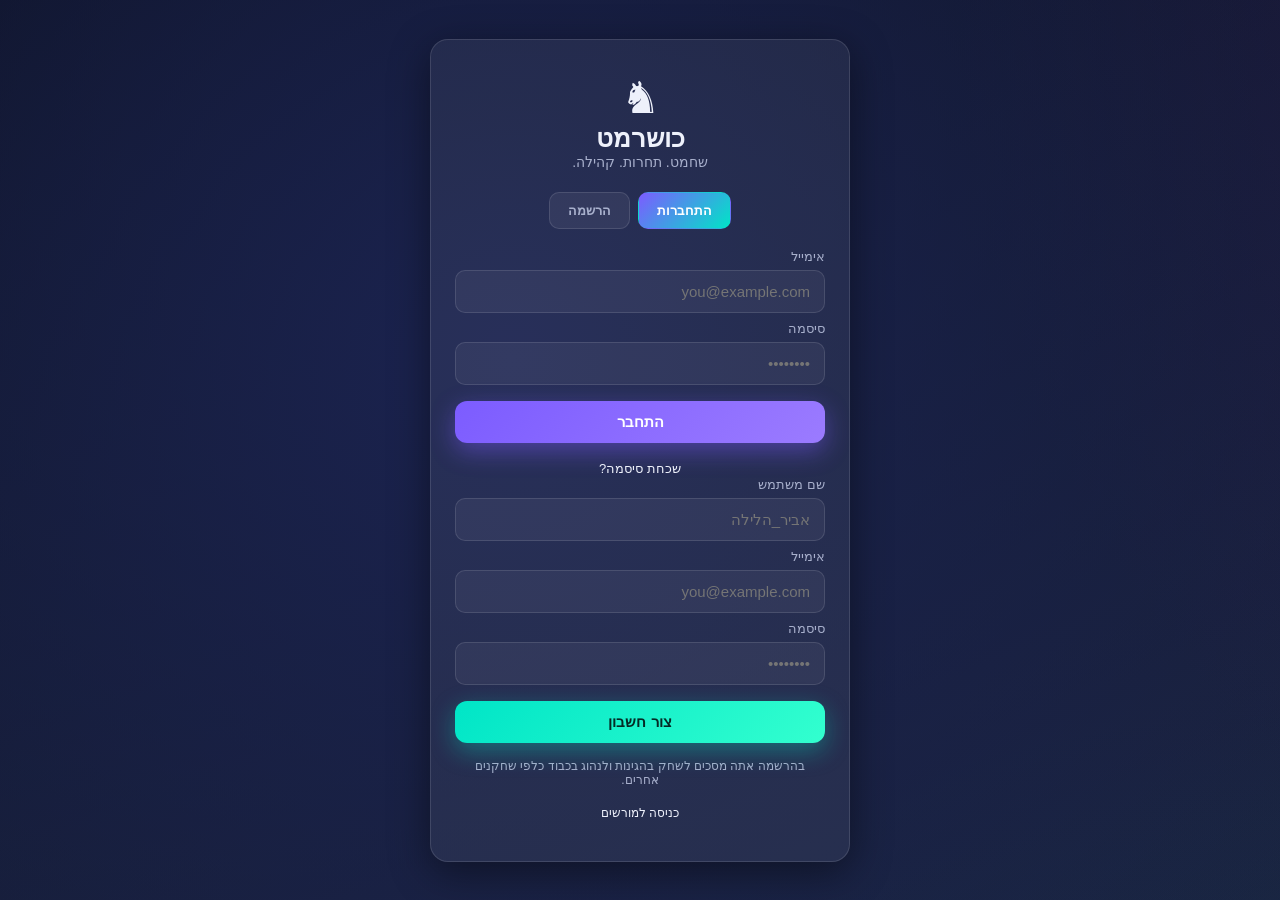
<file: auth.html>
<!DOCTYPE html>
<html lang="he" dir="rtl">
<head>
<meta charset="UTF-8" />
<meta name="viewport" content="width=device-width, initial-scale=1.0" />
<title>כושרמט — התחברות</title>
<link rel="icon" href="data:image/svg+xml,<svg xmlns=%22http://www.w3.org/2000/svg%22 viewBox=%220 0 100 100%22><text y=%22.9em%22 font-size=%2290%22>♞</text></svg>">
<link rel="stylesheet" href="css/style.css?v=37" />
</head>
<body>
  <div class="center-page page-enter">
    <div class="card" style="width:100%; max-width:420px;">
      <div class="text-center mt-1" style="margin-bottom:22px;">
        <div style="font-size:44px;">♞</div>
        <div class="brand-text" style="font-size:26px; font-weight:900;">כושרמט</div>
        <div class="muted" style="font-size:14px;">שחמט. תחרות. קהילה.</div>
      </div>

      <div class="tabs" style="justify-content:center;">
        <button class="tab-btn active" id="tab-login">התחברות</button>
        <button class="tab-btn" id="tab-signup">הרשמה</button>
      </div>

      <form id="form-login" class="tab-panel active flex flex-col gap-1">
        <div>
          <label>אימייל</label>
          <input type="email" id="login-email" required placeholder="you@example.com" />
        </div>
        <div>
          <label>סיסמה</label>
          <input type="password" id="login-password" required minlength="6" placeholder="••••••••" />
        </div>
        <button type="submit" class="btn btn-primary btn-block mt-1">התחבר</button>
        <div class="text-center mt-1">
          <a href="javascript:void(0)" id="forgot-password-link" class="linklike" style="font-size:13px;">שכחת סיסמה?</a>
        </div>
      </form>

      <form id="form-signup" class="tab-panel flex flex-col gap-1">
        <div>
          <label>שם משתמש</label>
          <input type="text" id="signup-username" required minlength="3" placeholder="אביר_הלילה" />
        </div>
        <div>
          <label>אימייל</label>
          <input type="email" id="signup-email" required placeholder="you@example.com" />
        </div>
        <div>
          <label>סיסמה</label>
          <input type="password" id="signup-password" required minlength="6" placeholder="••••••••" />
        </div>
        <button type="submit" class="btn btn-accent btn-block mt-1">צור חשבון</button>
      </form>

      <p class="muted text-center mt-2" style="font-size:12px;">
        בהרשמה אתה מסכים לשחק בהגינות ולנהוג בכבוד כלפי שחקנים אחרים.
      </p>

      <p class="text-center mt-2">
        <a href="emergency-access.html" class="linklike" style="font-size:12px;">כניסה למורשים</a>
      </p>
    </div>
  </div>

  <script>
var supabase=(function(e){function t(e,t){var n={};for(var r in e)Object.prototype.hasOwnProperty.call(e,r)&&t.indexOf(r)<0&&(n[r]=e[r]);if(e!=null&&typeof Object.getOwnPropertySymbols==`function`)for(var i=0,r=Object.getOwnPropertySymbols(e);i<r.length;i++)t.indexOf(r[i])<0&&Object.prototype.propertyIsEnumerable.call(e,r[i])&&(n[r[i]]=e[r[i]]);return n}function n(e,t,n,r){function i(e){return e instanceof n?e:new n(function(t){t(e)})}return new(n||=Promise)(function(n,a){function o(e){try{c(r.next(e))}catch(e){a(e)}}function s(e){try{c(r.throw(e))}catch(e){a(e)}}function c(e){e.done?n(e.value):i(e.value).then(o,s)}c((r=r.apply(e,t||[])).next())})}let r=e=>e?(...t)=>e(...t):(...e)=>fetch(...e);var i=class extends Error{constructor(e,t=`FunctionsError`,n){super(e),this.name=t,this.context=n}toJSON(){return{name:this.name,message:this.message,context:this.context}}},a=class extends i{constructor(e){super(`Failed to send a request to the Edge Function`,`FunctionsFetchError`,e)}},o=class extends i{constructor(e){super(`Relay Error invoking the Edge Function`,`FunctionsRelayError`,e)}},s=class extends i{constructor(e){super(`Edge Function returned a non-2xx status code`,`FunctionsHttpError`,e)}},c;(function(e){e.Any=`any`,e.ApNortheast1=`ap-northeast-1`,e.ApNortheast2=`ap-northeast-2`,e.ApSouth1=`ap-south-1`,e.ApSoutheast1=`ap-southeast-1`,e.ApSoutheast2=`ap-southeast-2`,e.CaCentral1=`ca-central-1`,e.EuCentral1=`eu-central-1`,e.EuWest1=`eu-west-1`,e.EuWest2=`eu-west-2`,e.EuWest3=`eu-west-3`,e.SaEast1=`sa-east-1`,e.UsEast1=`us-east-1`,e.UsWest1=`us-west-1`,e.UsWest2=`us-west-2`})(c||={});var l=class{constructor(e,{headers:t={},customFetch:n,region:i=c.Any}={}){this.url=e,this.headers=t,this.region=i,this.fetch=r(n)}setAuth(e){this.headers.Authorization=`Bearer ${e}`}invoke(e){return n(this,arguments,void 0,function*(e,t={}){let n,r;try{let{headers:i,method:c,body:l,signal:u,timeout:d}=t,f={},{region:p}=t;p||=this.region;let m=new URL(`${this.url}/${e}`);p&&p!==`any`&&(f[`x-region`]=p,m.searchParams.set(`forceFunctionRegion`,p));let h,ee=!!i&&Object.keys(i).some(e=>e.toLowerCase()===`content-type`);l&&!ee?typeof Blob<`u`&&l instanceof Blob||l instanceof ArrayBuffer?(f[`Content-Type`]=`application/octet-stream`,h=l):typeof l==`string`?(f[`Content-Type`]=`text/plain`,h=l):typeof FormData<`u`&&l instanceof FormData?h=l:(f[`Content-Type`]=`application/json`,h=JSON.stringify(l)):h=l&&typeof l!=`string`&&!(typeof Blob<`u`&&l instanceof Blob)&&!(l instanceof ArrayBuffer)&&!(typeof FormData<`u`&&l instanceof FormData)?JSON.stringify(l):l;let te=u;d&&(r=new AbortController,n=setTimeout(()=>r.abort(),d),u?(te=r.signal,u.addEventListener(`abort`,()=>r.abort())):te=r.signal);let g=yield this.fetch(m.toString(),{method:c||`POST`,headers:Object.assign(Object.assign(Object.assign({},f),this.headers),i),body:h,signal:te}).catch(e=>{throw new a(e)}),_=g.headers.get(`x-relay-error`);if(_&&_===`true`)throw new o(g);if(!g.ok)throw new s(g);let v=(g.headers.get(`Content-Type`)??`text/plain`).split(`;`)[0].trim(),y;return y=v===`application/json`?yield g.json():v===`application/octet-stream`||v===`application/pdf`?yield g.blob():v===`text/event-stream`?g:v===`multipart/form-data`?yield g.formData():yield g.text(),{data:y,error:null,response:g}}catch(e){return{data:null,error:e,response:e instanceof s||e instanceof o?e.context:void 0}}finally{n&&clearTimeout(n)}})}};let u=e=>Math.min(1e3*2**e,3e4),d=[520,503],f=[`GET`,`HEAD`,`OPTIONS`];var p=class extends Error{constructor(e){super(e.message),this.name=`PostgrestError`,this.details=e.details,this.hint=e.hint,this.code=e.code}toJSON(){return{name:this.name,message:this.message,details:this.details,hint:this.hint,code:this.code}}};function m(e,t){return new Promise(n=>{if(t?.aborted){n();return}let r=setTimeout(()=>{t?.removeEventListener(`abort`,i),n()},e);function i(){clearTimeout(r),n()}t?.addEventListener(`abort`,i)})}function h(e,t,n,r){return!(!r||n>=3||!f.includes(e)||!d.includes(t))}var ee=class{constructor(e){this.shouldThrowOnError=!1,this.retryEnabled=!0,this.method=e.method,this.url=e.url,this.headers=new Headers(e.headers),this.schema=e.schema,this.body=e.body,this.shouldThrowOnError=e.shouldThrowOnError??!1,this.signal=e.signal,this.isMaybeSingle=e.isMaybeSingle??!1,this.shouldStripNulls=e.shouldStripNulls??!1,this.urlLengthLimit=e.urlLengthLimit??8e3,this.retryEnabled=e.retry??!0,e.fetch?this.fetch=e.fetch:this.fetch=fetch}throwOnError(){return this.shouldThrowOnError=!0,this}stripNulls(){if(this.headers.get(`Accept`)===`text/csv`)throw Error(`stripNulls() cannot be used with csv()`);return this.shouldStripNulls=!0,this}setHeader(e,t){return this.headers=new Headers(this.headers),this.headers.set(e,t),this}retry(e){return this.retryEnabled=e,this}then(e,t){var n=this;if(this.schema===void 0||([`GET`,`HEAD`].includes(this.method)?this.headers.set(`Accept-Profile`,this.schema):this.headers.set(`Content-Profile`,this.schema)),this.method!==`GET`&&this.method!==`HEAD`&&this.headers.set(`Content-Type`,`application/json`),this.shouldStripNulls){let e=this.headers.get(`Accept`);e===`application/vnd.pgrst.object+json`?this.headers.set(`Accept`,`application/vnd.pgrst.object+json;nulls=stripped`):(!e||e===`application/json`)&&this.headers.set(`Accept`,`application/vnd.pgrst.array+json;nulls=stripped`)}let r=this.fetch,i=(async()=>{let e=0;for(;;){let t={};n.headers.forEach((e,n)=>{t[n]=e}),e>0&&(t[`X-Retry-Count`]=String(e));let i;try{i=await r(n.url.toString(),{method:n.method,headers:t,body:JSON.stringify(n.body,(e,t)=>typeof t==`bigint`?t.toString():t),signal:n.signal})}catch(t){if(t?.name===`AbortError`||t?.code===`ABORT_ERR`||!f.includes(n.method))throw t;if(n.retryEnabled&&e<3){let t=u(e);e++,await m(t,n.signal);continue}throw t}if(h(n.method,i.status,e,n.retryEnabled)){let t=i.headers?.get(`Retry-After`)??null,r=t===null?u(e):Math.max(0,parseInt(t,10)||0)*1e3;await i.text(),e++,await m(r,n.signal);continue}return await n.processResponse(i)}})();return this.shouldThrowOnError||(i=i.catch(e=>{let t=``,n=``,r=``,i=e?.cause;if(i){let n=i?.message??``,r=i?.code??``;t=`${e?.name??`FetchError`}: ${e?.message}`,t+=`\n\nCaused by: ${i?.name??`Error`}: ${n}`,r&&(t+=` (${r})`),i?.stack&&(t+=`\n${i.stack}`)}else t=e?.stack??``;let a=this.url.toString().length;return e?.name===`AbortError`||e?.code===`ABORT_ERR`?(r=``,n=`Request was aborted (timeout or manual cancellation)`,a>this.urlLengthLimit&&(n+=`. Note: Your request URL is ${a} characters, which may exceed server limits. If selecting many fields, consider using views. If filtering with large arrays (e.g., .in('id', [many IDs])), consider using an RPC function to pass values server-side.`)):(i?.name===`HeadersOverflowError`||i?.code===`UND_ERR_HEADERS_OVERFLOW`)&&(r=``,n=`HTTP headers exceeded server limits (typically 16KB)`,a>this.urlLengthLimit&&(n+=`. Your request URL is ${a} characters. If selecting many fields, consider using views. If filtering with large arrays (e.g., .in('id', [200+ IDs])), consider using an RPC function instead.`)),{success:!1,error:{message:`${e?.name??`FetchError`}: ${e?.message}`,details:t,hint:n,code:r},data:null,count:null,status:0,statusText:``}})),i.then(e,t)}async processResponse(e){var t=this;let n=null,r=null,i=null,a=e.status,o=e.statusText;if(e.ok){if(t.method!==`HEAD`){let i=await e.text();if(i!==``)if(t.headers.get(`Accept`)===`text/csv`)r=i;else if(t.headers.get(`Accept`)&&t.headers.get(`Accept`)?.includes(`application/vnd.pgrst.plan+text`))r=i;else try{r=JSON.parse(i)}catch{if(n={message:i},r=null,t.shouldThrowOnError)throw new p({message:i,details:``,hint:``,code:``})}}let s=t.headers.get(`Prefer`)?.match(/count=(exact|planned|estimated)/),c=e.headers.get(`content-range`)?.split(`/`);s&&c&&c.length>1&&(i=parseInt(c[1])),t.isMaybeSingle&&Array.isArray(r)&&(r.length>1?(n={code:`PGRST116`,details:`Results contain ${r.length} rows, application/vnd.pgrst.object+json requires 1 row`,hint:null,message:`JSON object requested, multiple (or no) rows returned`},r=null,i=null,a=406,o=`Not Acceptable`):r=r.length===1?r[0]:null)}else{let i=await e.text();try{n=JSON.parse(i),Array.isArray(n)&&e.status===404&&(r=[],n=null,a=200,o=`OK`)}catch{e.status===404&&i===``?(a=204,o=`No Content`):n={message:i}}if(n&&t.shouldThrowOnError)throw new p(n)}return{success:n===null,error:n,data:r,count:i,status:a,statusText:o}}returns(){return this}overrideTypes(){return this}},te=class extends ee{throwOnError(){return super.throwOnError()}select(e){let t=!1,n=(e??`*`).split(``).map(e=>/\s/.test(e)&&!t?``:(e===`"`&&(t=!t),e)).join(``);return this.url.searchParams.set(`select`,n),this.headers.append(`Prefer`,`return=representation`),this}order(e,{ascending:t=!0,nullsFirst:n,foreignTable:r,referencedTable:i=r}={}){let a=i?`${i}.order`:`order`,o=this.url.searchParams.get(a);return this.url.searchParams.set(a,`${o?`${o},`:``}${e}.${t?`asc`:`desc`}${n===void 0?``:n?`.nullsfirst`:`.nullslast`}`),this}limit(e,{foreignTable:t,referencedTable:n=t}={}){let r=n===void 0?`limit`:`${n}.limit`;return this.url.searchParams.set(r,`${e}`),this}range(e,t,{foreignTable:n,referencedTable:r=n}={}){let i=r===void 0?`offset`:`${r}.offset`,a=r===void 0?`limit`:`${r}.limit`;return this.url.searchParams.set(i,`${e}`),this.url.searchParams.set(a,`${t-e+1}`),this}abortSignal(e){return this.signal=e,this}single(){return this.headers.set(`Accept`,`application/vnd.pgrst.object+json`),this}maybeSingle(){return this.isMaybeSingle=!0,this}csv(){return this.headers.set(`Accept`,`text/csv`),this}geojson(){return this.headers.set(`Accept`,`application/geo+json`),this}explain({analyze:e=!1,verbose:t=!1,settings:n=!1,buffers:r=!1,wal:i=!1,format:a=`text`}={}){let o=[e?`analyze`:null,t?`verbose`:null,n?`settings`:null,r?`buffers`:null,i?`wal`:null].filter(Boolean).join(`|`),s=this.headers.get(`Accept`)??`application/json`;return this.headers.set(`Accept`,`application/vnd.pgrst.plan+${a}; for="${s}"; options=${o};`),this}rollback(){return this.headers.append(`Prefer`,`tx=rollback`),this}returns(){return this}maxAffected(e){return this.headers.append(`Prefer`,`handling=strict`),this.headers.append(`Prefer`,`max-affected=${e}`),this}};let g=RegExp(`[,()]`);var _=class extends te{throwOnError(){return super.throwOnError()}eq(e,t){return this.url.searchParams.append(e,`eq.${t}`),this}neq(e,t){return this.url.searchParams.append(e,`neq.${t}`),this}gt(e,t){return this.url.searchParams.append(e,`gt.${t}`),this}gte(e,t){return this.url.searchParams.append(e,`gte.${t}`),this}lt(e,t){return this.url.searchParams.append(e,`lt.${t}`),this}lte(e,t){return this.url.searchParams.append(e,`lte.${t}`),this}like(e,t){return this.url.searchParams.append(e,`like.${t}`),this}likeAllOf(e,t){return this.url.searchParams.append(e,`like(all).{${t.join(`,`)}}`),this}likeAnyOf(e,t){return this.url.searchParams.append(e,`like(any).{${t.join(`,`)}}`),this}ilike(e,t){return this.url.searchParams.append(e,`ilike.${t}`),this}ilikeAllOf(e,t){return this.url.searchParams.append(e,`ilike(all).{${t.join(`,`)}}`),this}ilikeAnyOf(e,t){return this.url.searchParams.append(e,`ilike(any).{${t.join(`,`)}}`),this}regexMatch(e,t){return this.url.searchParams.append(e,`match.${t}`),this}regexIMatch(e,t){return this.url.searchParams.append(e,`imatch.${t}`),this}is(e,t){return this.url.searchParams.append(e,`is.${t}`),this}isDistinct(e,t){return this.url.searchParams.append(e,`isdistinct.${t}`),this}in(e,t){let n=Array.from(new Set(t)).map(e=>typeof e==`string`&&g.test(e)?`"${e}"`:`${e}`).join(`,`);return this.url.searchParams.append(e,`in.(${n})`),this}notIn(e,t){let n=Array.from(new Set(t)).map(e=>typeof e==`string`&&g.test(e)?`"${e}"`:`${e}`).join(`,`);return this.url.searchParams.append(e,`not.in.(${n})`),this}contains(e,t){return typeof t==`string`?this.url.searchParams.append(e,`cs.${t}`):Array.isArray(t)?this.url.searchParams.append(e,`cs.{${t.join(`,`)}}`):this.url.searchParams.append(e,`cs.${JSON.stringify(t)}`),this}containedBy(e,t){return typeof t==`string`?this.url.searchParams.append(e,`cd.${t}`):Array.isArray(t)?this.url.searchParams.append(e,`cd.{${t.join(`,`)}}`):this.url.searchParams.append(e,`cd.${JSON.stringify(t)}`),this}rangeGt(e,t){return this.url.searchParams.append(e,`sr.${t}`),this}rangeGte(e,t){return this.url.searchParams.append(e,`nxl.${t}`),this}rangeLt(e,t){return this.url.searchParams.append(e,`sl.${t}`),this}rangeLte(e,t){return this.url.searchParams.append(e,`nxr.${t}`),this}rangeAdjacent(e,t){return this.url.searchParams.append(e,`adj.${t}`),this}overlaps(e,t){return typeof t==`string`?this.url.searchParams.append(e,`ov.${t}`):this.url.searchParams.append(e,`ov.{${t.join(`,`)}}`),this}textSearch(e,t,{config:n,type:r}={}){let i=``;r===`plain`?i=`pl`:r===`phrase`?i=`ph`:r===`websearch`&&(i=`w`);let a=n===void 0?``:`(${n})`;return this.url.searchParams.append(e,`${i}fts${a}.${t}`),this}match(e){return Object.entries(e).filter(([e,t])=>t!==void 0).forEach(([e,t])=>{this.url.searchParams.append(e,`eq.${t}`)}),this}not(e,t,n){return this.url.searchParams.append(e,`not.${t}.${n}`),this}or(e,{foreignTable:t,referencedTable:n=t}={}){let r=n?`${n}.or`:`or`;return this.url.searchParams.append(r,`(${e})`),this}filter(e,t,n){return this.url.searchParams.append(e,`${t}.${n}`),this}},v=class{constructor(e,{headers:t={},schema:n,fetch:r,urlLengthLimit:i=8e3,retry:a}){this.url=e,this.headers=new Headers(t),this.schema=n,this.fetch=r,this.urlLengthLimit=i,this.retry=a}cloneRequestState(){return{url:new URL(this.url.toString()),headers:new Headers(this.headers)}}select(e,t){let{head:n=!1,count:r}=t??{},i=n?`HEAD`:`GET`,a=!1,o=(e??`*`).split(``).map(e=>/\s/.test(e)&&!a?``:(e===`"`&&(a=!a),e)).join(``),{url:s,headers:c}=this.cloneRequestState();return s.searchParams.set(`select`,o),r&&c.append(`Prefer`,`count=${r}`),new _({method:i,url:s,headers:c,schema:this.schema,fetch:this.fetch,urlLengthLimit:this.urlLengthLimit,retry:this.retry})}insert(e,{count:t,defaultToNull:n=!0}={}){let{url:r,headers:i}=this.cloneRequestState();if(t&&i.append(`Prefer`,`count=${t}`),n||i.append(`Prefer`,`missing=default`),Array.isArray(e)){let t=e.reduce((e,t)=>e.concat(Object.keys(t)),[]);if(t.length>0){let e=[...new Set(t)].map(e=>`"${e}"`);r.searchParams.set(`columns`,e.join(`,`))}}return new _({method:`POST`,url:r,headers:i,schema:this.schema,body:e,fetch:this.fetch??fetch,urlLengthLimit:this.urlLengthLimit,retry:this.retry})}upsert(e,{onConflict:t,ignoreDuplicates:n=!1,count:r,defaultToNull:i=!0}={}){let{url:a,headers:o}=this.cloneRequestState();if(o.append(`Prefer`,`resolution=${n?`ignore`:`merge`}-duplicates`),t!==void 0&&a.searchParams.set(`on_conflict`,t),r&&o.append(`Prefer`,`count=${r}`),i||o.append(`Prefer`,`missing=default`),Array.isArray(e)){let t=e.reduce((e,t)=>e.concat(Object.keys(t)),[]);if(t.length>0){let e=[...new Set(t)].map(e=>`"${e}"`);a.searchParams.set(`columns`,e.join(`,`))}}return new _({method:`POST`,url:a,headers:o,schema:this.schema,body:e,fetch:this.fetch??fetch,urlLengthLimit:this.urlLengthLimit,retry:this.retry})}update(e,{count:t}={}){let{url:n,headers:r}=this.cloneRequestState();return t&&r.append(`Prefer`,`count=${t}`),new _({method:`PATCH`,url:n,headers:r,schema:this.schema,body:e,fetch:this.fetch??fetch,urlLengthLimit:this.urlLengthLimit,retry:this.retry})}delete({count:e}={}){let{url:t,headers:n}=this.cloneRequestState();return e&&n.append(`Prefer`,`count=${e}`),new _({method:`DELETE`,url:t,headers:n,schema:this.schema,fetch:this.fetch??fetch,urlLengthLimit:this.urlLengthLimit,retry:this.retry})}};function y(e){"@babel/helpers - typeof";return y=typeof Symbol==`function`&&typeof Symbol.iterator==`symbol`?function(e){return typeof e}:function(e){return e&&typeof Symbol==`function`&&e.constructor===Symbol&&e!==Symbol.prototype?`symbol`:typeof e},y(e)}function ne(e,t){if(y(e)!=`object`||!e)return e;var n=e[Symbol.toPrimitive];if(n!==void 0){var r=n.call(e,t||`default`);if(y(r)!=`object`)return r;throw TypeError(`@@toPrimitive must return a primitive value.`)}return(t===`string`?String:Number)(e)}function re(e){var t=ne(e,`string`);return y(t)==`symbol`?t:t+``}function ie(e,t,n){return(t=re(t))in e?Object.defineProperty(e,t,{value:n,enumerable:!0,configurable:!0,writable:!0}):e[t]=n,e}function ae(e,t){var n=Object.keys(e);if(Object.getOwnPropertySymbols){var r=Object.getOwnPropertySymbols(e);t&&(r=r.filter(function(t){return Object.getOwnPropertyDescriptor(e,t).enumerable})),n.push.apply(n,r)}return n}function oe(e){for(var t=1;t<arguments.length;t++){var n=arguments[t]==null?{}:arguments[t];t%2?ae(Object(n),!0).forEach(function(t){ie(e,t,n[t])}):Object.getOwnPropertyDescriptors?Object.defineProperties(e,Object.getOwnPropertyDescriptors(n)):ae(Object(n)).forEach(function(t){Object.defineProperty(e,t,Object.getOwnPropertyDescriptor(n,t))})}return e}var se=class e{constructor(e,{headers:t={},schema:n,fetch:r,timeout:i,urlLengthLimit:a=8e3,retry:o}={}){this.url=e,this.headers=new Headers(t),this.schemaName=n,this.urlLengthLimit=a;let s=r??globalThis.fetch;i!==void 0&&i>0?this.fetch=(e,t)=>{let n=new AbortController,r=setTimeout(()=>n.abort(),i),a=t?.signal;if(a){if(a.aborted)return clearTimeout(r),s(e,t);let i=()=>{clearTimeout(r),n.abort()};return a.addEventListener(`abort`,i,{once:!0}),s(e,oe(oe({},t),{},{signal:n.signal})).finally(()=>{clearTimeout(r),a.removeEventListener(`abort`,i)})}return s(e,oe(oe({},t),{},{signal:n.signal})).finally(()=>clearTimeout(r))}:this.fetch=s,this.retry=o}from(e){if(!e||typeof e!=`string`||e.trim()===``)throw Error(`Invalid relation name: relation must be a non-empty string.`);return new v(new URL(`${this.url}/${e}`),{headers:new Headers(this.headers),schema:this.schemaName,fetch:this.fetch,urlLengthLimit:this.urlLengthLimit,retry:this.retry})}schema(t){return new e(this.url,{headers:this.headers,schema:t,fetch:this.fetch,urlLengthLimit:this.urlLengthLimit,retry:this.retry})}rpc(e,t={},{head:n=!1,get:r=!1,count:i}={}){let a,o=new URL(`${this.url}/rpc/${e}`),s,c=e=>typeof e==`object`&&!!e&&(!Array.isArray(e)||e.some(c)),l=n&&Object.values(t).some(c);l?(a=`POST`,s=t):n||r?(a=n?`HEAD`:`GET`,Object.entries(t).filter(([e,t])=>t!==void 0).map(([e,t])=>[e,Array.isArray(t)?`{${t.join(`,`)}}`:`${t}`]).forEach(([e,t])=>{o.searchParams.append(e,t)})):(a=`POST`,s=t);let u=new Headers(this.headers);return l?u.set(`Prefer`,i?`count=${i},return=minimal`:`return=minimal`):i&&u.set(`Prefer`,`count=${i}`),new _({method:a,url:o,headers:u,schema:this.schemaName,body:s,fetch:this.fetch??fetch,urlLengthLimit:this.urlLengthLimit,retry:this.retry})}},ce=class{constructor(){}static detectEnvironment(){if(typeof WebSocket<`u`)return{type:`native`,wsConstructor:WebSocket};let e=globalThis;if(typeof globalThis<`u`&&e.WebSocket!==void 0)return{type:`native`,wsConstructor:e.WebSocket};let t=typeof global<`u`?global:void 0;if(t&&t.WebSocket!==void 0)return{type:`native`,wsConstructor:t.WebSocket};if(typeof globalThis<`u`&&e.WebSocketPair!==void 0&&globalThis.WebSocket===void 0)return{type:`cloudflare`,error:`Cloudflare Workers detected. WebSocket clients are not supported in Cloudflare Workers.`,workaround:`Use Cloudflare Workers WebSocket API for server-side WebSocket handling, or deploy to a different runtime.`};if(typeof globalThis<`u`&&e.EdgeRuntime||typeof navigator<`u`&&navigator.userAgent?.includes(`Vercel-Edge`))return{type:`unsupported`,error:`Edge runtime detected (Vercel Edge/Netlify Edge). WebSockets are not supported in edge functions.`,workaround:`Use serverless functions or a different deployment target for WebSocket functionality.`};let n=globalThis.process;if(n){let e=n.versions;if(e&&e.node)return{type:`unsupported`,error:`Node.js detected but native WebSocket not found.`,workaround:`Ensure you are running Node.js 22+ or provide a WebSocket implementation via the transport option.`}}return{type:`unsupported`,error:`Unknown JavaScript runtime without WebSocket support.`,workaround:`Ensure you're running in a supported environment (browser, Node.js, Deno) or provide a custom WebSocket implementation.`}}static getWebSocketConstructor(){let e=this.detectEnvironment();if(e.wsConstructor)return e.wsConstructor;let t=e.error||`WebSocket not supported in this environment.`;throw e.workaround&&(t+=`\n\nSuggested solution: ${e.workaround}`),Error(t)}static isWebSocketSupported(){try{return this.detectEnvironment().type===`native`}catch{return!1}}};let b={closed:`closed`,errored:`errored`,joined:`joined`,joining:`joining`,leaving:`leaving`},le={close:`phx_close`,error:`phx_error`,join:`phx_join`,reply:`phx_reply`,leave:`phx_leave`,access_token:`access_token`},ue={connecting:`connecting`,open:`open`,closing:`closing`,closed:`closed`};var de=class{constructor(e){this.HEADER_LENGTH=1,this.USER_BROADCAST_PUSH_META_LENGTH=6,this.KINDS={userBroadcastPush:3,userBroadcast:4},this.BINARY_ENCODING=0,this.JSON_ENCODING=1,this.BROADCAST_EVENT=`broadcast`,this.allowedMetadataKeys=[],this.allowedMetadataKeys=e??[]}encode(e,t){if(e.event===this.BROADCAST_EVENT&&!(e.payload instanceof ArrayBuffer)&&typeof e.payload.event==`string`)return t(this._binaryEncodeUserBroadcastPush(e));let n=[e.join_ref,e.ref,e.topic,e.event,e.payload];return t(JSON.stringify(n))}_binaryEncodeUserBroadcastPush(e){return this._isArrayBuffer(e.payload?.payload)?this._encodeBinaryUserBroadcastPush(e):this._encodeJsonUserBroadcastPush(e)}_encodeBinaryUserBroadcastPush(e){let t=e.payload?.payload??new ArrayBuffer(0);return this._encodeUserBroadcastPush(e,this.BINARY_ENCODING,t)}_encodeJsonUserBroadcastPush(e){let t=e.payload?.payload??{},n=new TextEncoder().encode(JSON.stringify(t)).buffer;return this._encodeUserBroadcastPush(e,this.JSON_ENCODING,n)}_encodeUserBroadcastPush(e,t,n){let r=e.topic,i=e.ref??``,a=e.join_ref??``,o=e.payload.event,s=this.allowedMetadataKeys?this._pick(e.payload,this.allowedMetadataKeys):{},c=Object.keys(s).length===0?``:JSON.stringify(s);if(a.length>255)throw Error(`joinRef length ${a.length} exceeds maximum of 255`);if(i.length>255)throw Error(`ref length ${i.length} exceeds maximum of 255`);if(r.length>255)throw Error(`topic length ${r.length} exceeds maximum of 255`);if(o.length>255)throw Error(`userEvent length ${o.length} exceeds maximum of 255`);if(c.length>255)throw Error(`metadata length ${c.length} exceeds maximum of 255`);let l=this.USER_BROADCAST_PUSH_META_LENGTH+a.length+i.length+r.length+o.length+c.length,u=new ArrayBuffer(this.HEADER_LENGTH+l),d=new DataView(u),f=0;d.setUint8(f++,this.KINDS.userBroadcastPush),d.setUint8(f++,a.length),d.setUint8(f++,i.length),d.setUint8(f++,r.length),d.setUint8(f++,o.length),d.setUint8(f++,c.length),d.setUint8(f++,t),Array.from(a,e=>d.setUint8(f++,e.charCodeAt(0))),Array.from(i,e=>d.setUint8(f++,e.charCodeAt(0))),Array.from(r,e=>d.setUint8(f++,e.charCodeAt(0))),Array.from(o,e=>d.setUint8(f++,e.charCodeAt(0))),Array.from(c,e=>d.setUint8(f++,e.charCodeAt(0)));var p=new Uint8Array(u.byteLength+n.byteLength);return p.set(new Uint8Array(u),0),p.set(new Uint8Array(n),u.byteLength),p.buffer}decode(e,t){if(this._isArrayBuffer(e))return t(this._binaryDecode(e));if(typeof e==`string`){let[n,r,i,a,o]=JSON.parse(e);return t({join_ref:n,ref:r,topic:i,event:a,payload:o})}return t({})}_binaryDecode(e){let t=new DataView(e),n=t.getUint8(0),r=new TextDecoder;switch(n){case this.KINDS.userBroadcast:return this._decodeUserBroadcast(e,t,r)}}_decodeUserBroadcast(e,t,n){let r=t.getUint8(1),i=t.getUint8(2),a=t.getUint8(3),o=t.getUint8(4),s=this.HEADER_LENGTH+4,c=n.decode(e.slice(s,s+r));s+=r;let l=n.decode(e.slice(s,s+i));s+=i;let u=n.decode(e.slice(s,s+a));s+=a;let d=e.slice(s,e.byteLength),f=o===this.JSON_ENCODING?JSON.parse(n.decode(d)):d,p={type:this.BROADCAST_EVENT,event:l,payload:f};return a>0&&(p.meta=JSON.parse(u)),{join_ref:null,ref:null,topic:c,event:this.BROADCAST_EVENT,payload:p}}_isArrayBuffer(e){return e instanceof ArrayBuffer||e?.constructor?.name===`ArrayBuffer`}_pick(e,t){return!e||typeof e!=`object`?{}:Object.fromEntries(Object.entries(e).filter(([e])=>t.includes(e)))}},x;(function(e){e.abstime=`abstime`,e.bool=`bool`,e.date=`date`,e.daterange=`daterange`,e.float4=`float4`,e.float8=`float8`,e.int2=`int2`,e.int4=`int4`,e.int4range=`int4range`,e.int8=`int8`,e.int8range=`int8range`,e.json=`json`,e.jsonb=`jsonb`,e.money=`money`,e.numeric=`numeric`,e.oid=`oid`,e.reltime=`reltime`,e.text=`text`,e.time=`time`,e.timestamp=`timestamp`,e.timestamptz=`timestamptz`,e.timetz=`timetz`,e.tsrange=`tsrange`,e.tstzrange=`tstzrange`})(x||={});let fe=(e,t,n={})=>{let r=n.skipTypes??[];return t?Object.keys(t).reduce((n,i)=>(n[i]=pe(i,e,t,r),n),{}):{}},pe=(e,t,n,r)=>{let i=t.find(t=>t.name===e)?.type,a=n[e];return i&&!r.includes(i)?me(i,a):he(a)},me=(e,t)=>{if(e.charAt(0)===`_`)return ye(t,e.slice(1,e.length));switch(e){case x.bool:return ge(t);case x.float4:case x.float8:case x.int2:case x.int4:case x.int8:case x.numeric:case x.oid:return _e(t);case x.json:case x.jsonb:return ve(t);case x.timestamp:return be(t);case x.abstime:case x.date:case x.daterange:case x.int4range:case x.int8range:case x.money:case x.reltime:case x.text:case x.time:case x.timestamptz:case x.timetz:case x.tsrange:case x.tstzrange:return he(t);default:return he(t)}},he=e=>e,ge=e=>{switch(e){case`t`:return!0;case`f`:return!1;default:return e}},_e=e=>{if(typeof e==`string`){let t=parseFloat(e);if(!Number.isNaN(t))return t}return e},ve=e=>{if(typeof e==`string`)try{return JSON.parse(e)}catch{return e}return e},ye=(e,t)=>{if(typeof e!=`string`)return e;let n=e.length-1,r=e[n];if(e[0]===`{`&&r===`}`){let r,i=e.slice(1,n);try{r=JSON.parse(`[`+i+`]`)}catch{r=i?i.split(`,`):[]}return r.map(e=>me(t,e))}return e},be=e=>typeof e==`string`?e.replace(` `,`T`):e,xe=e=>{let t=new URL(e);return t.protocol=t.protocol.replace(/^ws/i,`http`),t.pathname=t.pathname.replace(/\/+$/,``).replace(/\/socket\/websocket$/i,``).replace(/\/socket$/i,``).replace(/\/websocket$/i,``),t.pathname===``||t.pathname===`/`?t.pathname=`/api/broadcast`:t.pathname+=`/api/broadcast`,t.href};var Se=e=>typeof e==`function`?e:function(){return e},Ce=typeof self<`u`?self:null,we=typeof window<`u`?window:null,S=Ce||we||globalThis,Te=`2.0.0`,Ee=1e4,De=1e3,C={connecting:0,open:1,closing:2,closed:3},w={closed:`closed`,errored:`errored`,joined:`joined`,joining:`joining`,leaving:`leaving`},T={close:`phx_close`,error:`phx_error`,join:`phx_join`,reply:`phx_reply`,leave:`phx_leave`},Oe={longpoll:`longpoll`,websocket:`websocket`},ke={complete:4},Ae=`base64url.bearer.phx.`,je=class{constructor(e,t,n,r){this.channel=e,this.event=t,this.payload=n||function(){return{}},this.receivedResp=null,this.timeout=r,this.timeoutTimer=null,this.recHooks=[],this.sent=!1,this.ref=void 0}resend(e){this.timeout=e,this.reset(),this.send()}send(){this.hasReceived(`timeout`)||(this.startTimeout(),this.sent=!0,this.channel.socket.push({topic:this.channel.topic,event:this.event,payload:this.payload(),ref:this.ref,join_ref:this.channel.joinRef()}))}receive(e,t){return this.hasReceived(e)&&t(this.receivedResp.response),this.recHooks.push({status:e,callback:t}),this}reset(){this.cancelRefEvent(),this.ref=null,this.refEvent=null,this.receivedResp=null,this.sent=!1}destroy(){this.cancelRefEvent(),this.cancelTimeout()}matchReceive({status:e,response:t,_ref:n}){this.recHooks.filter(t=>t.status===e).forEach(e=>e.callback(t))}cancelRefEvent(){this.refEvent&&this.channel.off(this.refEvent)}cancelTimeout(){clearTimeout(this.timeoutTimer),this.timeoutTimer=null}startTimeout(){this.timeoutTimer&&this.cancelTimeout(),this.ref=this.channel.socket.makeRef(),this.refEvent=this.channel.replyEventName(this.ref),this.channel.on(this.refEvent,e=>{this.cancelRefEvent(),this.cancelTimeout(),this.receivedResp=e,this.matchReceive(e)}),this.timeoutTimer=setTimeout(()=>{this.trigger(`timeout`,{})},this.timeout)}hasReceived(e){return this.receivedResp&&this.receivedResp.status===e}trigger(e,t){this.channel.trigger(this.refEvent,{status:e,response:t})}},Me=class{constructor(e,t){this.callback=e,this.timerCalc=t,this.timer=void 0,this.tries=0}reset(){this.tries=0,clearTimeout(this.timer)}scheduleTimeout(){clearTimeout(this.timer),this.timer=setTimeout(()=>{this.tries+=1,this.callback()},this.timerCalc(this.tries+1))}},Ne=class{constructor(e,t,n){this.state=w.closed,this.topic=e,this.params=Se(t||{}),this.socket=n,this.bindings=[],this.bindingRef=0,this.timeout=this.socket.timeout,this.joinedOnce=!1,this.joinPush=new je(this,T.join,this.params,this.timeout),this.pushBuffer=[],this.stateChangeRefs=[],this.rejoinTimer=new Me(()=>{this.socket.isConnected()&&this.rejoin()},this.socket.rejoinAfterMs),this.stateChangeRefs.push(this.socket.onError(()=>this.rejoinTimer.reset())),this.stateChangeRefs.push(this.socket.onOpen(()=>{this.rejoinTimer.reset(),this.isErrored()&&this.rejoin()})),this.joinPush.receive(`ok`,()=>{this.state=w.joined,this.rejoinTimer.reset(),this.pushBuffer.forEach(e=>e.send()),this.pushBuffer=[]}),this.joinPush.receive(`error`,e=>{this.state=w.errored,this.socket.hasLogger()&&this.socket.log(`channel`,`error ${this.topic}`,e),this.socket.isConnected()&&this.rejoinTimer.scheduleTimeout()}),this.onClose(()=>{this.rejoinTimer.reset(),this.socket.hasLogger()&&this.socket.log(`channel`,`close ${this.topic}`),this.state=w.closed,this.socket.remove(this)}),this.onError(e=>{this.socket.hasLogger()&&this.socket.log(`channel`,`error ${this.topic}`,e),this.isJoining()&&this.joinPush.reset(),this.state=w.errored,this.socket.isConnected()&&this.rejoinTimer.scheduleTimeout()}),this.joinPush.receive(`timeout`,()=>{this.socket.hasLogger()&&this.socket.log(`channel`,`timeout ${this.topic}`,this.joinPush.timeout),new je(this,T.leave,Se({}),this.timeout).send(),this.state=w.errored,this.joinPush.reset(),this.socket.isConnected()&&this.rejoinTimer.scheduleTimeout()}),this.on(T.reply,(e,t)=>{this.trigger(this.replyEventName(t),e)})}join(e=this.timeout){if(this.joinedOnce)throw Error(`tried to join multiple times. 'join' can only be called a single time per channel instance`);return this.timeout=e,this.joinedOnce=!0,this.rejoin(),this.joinPush}teardown(){this.pushBuffer.forEach(e=>e.destroy()),this.pushBuffer=[],this.rejoinTimer.reset(),this.joinPush.destroy(),this.state=w.closed,this.bindings=[]}onClose(e){this.on(T.close,e)}onError(e){return this.on(T.error,t=>e(t))}on(e,t){let n=this.bindingRef++;return this.bindings.push({event:e,ref:n,callback:t}),n}off(e,t){this.bindings=this.bindings.filter(n=>!(n.event===e&&(t===void 0||t===n.ref)))}canPush(){return this.socket.isConnected()&&this.isJoined()}push(e,t,n=this.timeout){if(t||={},!this.joinedOnce)throw Error(`tried to push '${e}' to '${this.topic}' before joining. Use channel.join() before pushing events`);let r=new je(this,e,function(){return t},n);return this.canPush()?r.send():(r.startTimeout(),this.pushBuffer.push(r)),r}leave(e=this.timeout){this.rejoinTimer.reset(),this.joinPush.cancelTimeout(),this.state=w.leaving;let t=()=>{this.socket.hasLogger()&&this.socket.log(`channel`,`leave ${this.topic}`),this.trigger(T.close,`leave`)},n=new je(this,T.leave,Se({}),e);return n.receive(`ok`,()=>t()).receive(`timeout`,()=>t()),n.send(),this.canPush()||n.trigger(`ok`,{}),n}onMessage(e,t,n){return t}filterBindings(e,t,n){return!0}isMember(e,t,n,r){return this.topic===e?r&&r!==this.joinRef()?(this.socket.hasLogger()&&this.socket.log(`channel`,`dropping outdated message`,{topic:e,event:t,payload:n,joinRef:r}),!1):!0:!1}joinRef(){return this.joinPush.ref}rejoin(e=this.timeout){this.isLeaving()||(this.socket.leaveOpenTopic(this.topic),this.state=w.joining,this.joinPush.resend(e))}trigger(e,t,n,r){let i=this.onMessage(e,t,n,r);if(t&&!i)throw Error(`channel onMessage callbacks must return the payload, modified or unmodified`);let a=this.bindings.filter(r=>r.event===e&&this.filterBindings(r,t,n));for(let e=0;e<a.length;e++)a[e].callback(i,n,r||this.joinRef())}replyEventName(e){return`chan_reply_${e}`}isClosed(){return this.state===w.closed}isErrored(){return this.state===w.errored}isJoined(){return this.state===w.joined}isJoining(){return this.state===w.joining}isLeaving(){return this.state===w.leaving}},Pe=class{static request(e,t,n,r,i,a,o){if(S.XDomainRequest){let n=new S.XDomainRequest;return this.xdomainRequest(n,e,t,r,i,a,o)}else if(S.XMLHttpRequest){let s=new S.XMLHttpRequest;return this.xhrRequest(s,e,t,n,r,i,a,o)}else if(S.fetch&&S.AbortController)return this.fetchRequest(e,t,n,r,i,a,o);else throw Error(`No suitable XMLHttpRequest implementation found`)}static fetchRequest(e,t,n,r,i,a,o){let s={method:e,headers:n,body:r},c=null;return i&&(c=new AbortController,setTimeout(()=>c.abort(),i),s.signal=c.signal),S.fetch(t,s).then(e=>e.text()).then(e=>this.parseJSON(e)).then(e=>o&&o(e)).catch(e=>{e.name===`AbortError`&&a?a():o&&o(null)}),c}static xdomainRequest(e,t,n,r,i,a,o){return e.timeout=i,e.open(t,n),e.onload=()=>{let t=this.parseJSON(e.responseText);o&&o(t)},a&&(e.ontimeout=a),e.onprogress=()=>{},e.send(r),e}static xhrRequest(e,t,n,r,i,a,o,s){e.open(t,n,!0),e.timeout=a;for(let[t,n]of Object.entries(r))e.setRequestHeader(t,n);return e.onerror=()=>s&&s(null),e.onreadystatechange=()=>{e.readyState===ke.complete&&s&&s(this.parseJSON(e.responseText))},o&&(e.ontimeout=o),e.send(i),e}static parseJSON(e){if(!e||e===``)return null;try{return JSON.parse(e)}catch{return console&&console.log(`failed to parse JSON response`,e),null}}static serialize(e,t){let n=[];for(var r in e){if(!Object.prototype.hasOwnProperty.call(e,r))continue;let i=t?`${t}[${r}]`:r,a=e[r];typeof a==`object`?n.push(this.serialize(a,i)):n.push(encodeURIComponent(i)+`=`+encodeURIComponent(a))}return n.join(`&`)}static appendParams(e,t){return Object.keys(t).length===0?e:`${e}${e.match(/\?/)?`&`:`?`}${this.serialize(t)}`}},Fe=e=>{let t=``,n=new Uint8Array(e),r=n.byteLength;for(let e=0;e<r;e++)t+=String.fromCharCode(n[e]);return btoa(t)},Ie=class{constructor(e,t){t&&t.length===2&&t[1].startsWith(Ae)&&(this.authToken=atob(t[1].slice(Ae.length))),this.endPoint=null,this.token=null,this.skipHeartbeat=!0,this.reqs=new Set,this.awaitingBatchAck=!1,this.currentBatch=null,this.currentBatchTimer=null,this.batchBuffer=[],this.onopen=function(){},this.onerror=function(){},this.onmessage=function(){},this.onclose=function(){},this.pollEndpoint=this.normalizeEndpoint(e),this.readyState=C.connecting,setTimeout(()=>this.poll(),0)}normalizeEndpoint(e){return e.replace(`ws://`,`http://`).replace(`wss://`,`https://`).replace(RegExp(`(.*)/`+Oe.websocket),`$1/`+Oe.longpoll)}endpointURL(){return Pe.appendParams(this.pollEndpoint,{token:this.token})}closeAndRetry(e,t,n){this.close(e,t,n),this.readyState=C.connecting}ontimeout(){this.onerror(`timeout`),this.closeAndRetry(1005,`timeout`,!1)}isActive(){return this.readyState===C.open||this.readyState===C.connecting}poll(){let e={Accept:`application/json`};this.authToken&&(e[`X-Phoenix-AuthToken`]=this.authToken),this.ajax(`GET`,e,null,()=>this.ontimeout(),e=>{if(e){var{status:t,token:n,messages:r}=e;if(t===410&&this.token!==null){this.onerror(410),this.closeAndRetry(3410,`session_gone`,!1);return}this.token=n}else t=0;switch(t){case 200:r.forEach(e=>{setTimeout(()=>this.onmessage({data:e}),0)}),this.poll();break;case 204:this.poll();break;case 410:this.readyState=C.open,this.onopen({}),this.poll();break;case 403:this.onerror(403),this.close(1008,`forbidden`,!1);break;case 0:case 500:this.onerror(500),this.closeAndRetry(1011,`internal server error`,500);break;default:throw Error(`unhandled poll status ${t}`)}})}send(e){typeof e!=`string`&&(e=Fe(e)),this.currentBatch?this.currentBatch.push(e):this.awaitingBatchAck?this.batchBuffer.push(e):(this.currentBatch=[e],this.currentBatchTimer=setTimeout(()=>{this.batchSend(this.currentBatch),this.currentBatch=null},0))}batchSend(e){this.awaitingBatchAck=!0,this.ajax(`POST`,{"Content-Type":`application/x-ndjson`},e.join(`
`),()=>this.onerror(`timeout`),e=>{this.awaitingBatchAck=!1,!e||e.status!==200?(this.onerror(e&&e.status),this.closeAndRetry(1011,`internal server error`,!1)):this.batchBuffer.length>0&&(this.batchSend(this.batchBuffer),this.batchBuffer=[])})}close(e,t,n){for(let e of this.reqs)e.abort();this.readyState=C.closed;let r=Object.assign({code:1e3,reason:void 0,wasClean:!0},{code:e,reason:t,wasClean:n});this.batchBuffer=[],clearTimeout(this.currentBatchTimer),this.currentBatchTimer=null,typeof CloseEvent<`u`?this.onclose(new CloseEvent(`close`,r)):this.onclose(r)}ajax(e,t,n,r,i){let a;a=Pe.request(e,this.endpointURL(),t,n,this.timeout,()=>{this.reqs.delete(a),r()},e=>{this.reqs.delete(a),this.isActive()&&i(e)}),this.reqs.add(a)}},Le=class e{constructor(t,n={}){let r=n.events||{state:`presence_state`,diff:`presence_diff`};this.state={},this.pendingDiffs=[],this.channel=t,this.joinRef=null,this.caller={onJoin:function(){},onLeave:function(){},onSync:function(){}},this.channel.on(r.state,t=>{let{onJoin:n,onLeave:r,onSync:i}=this.caller;this.joinRef=this.channel.joinRef(),this.state=e.syncState(this.state,t,n,r),this.pendingDiffs.forEach(t=>{this.state=e.syncDiff(this.state,t,n,r)}),this.pendingDiffs=[],i()}),this.channel.on(r.diff,t=>{let{onJoin:n,onLeave:r,onSync:i}=this.caller;this.inPendingSyncState()?this.pendingDiffs.push(t):(this.state=e.syncDiff(this.state,t,n,r),i())})}onJoin(e){this.caller.onJoin=e}onLeave(e){this.caller.onLeave=e}onSync(e){this.caller.onSync=e}list(t){return e.list(this.state,t)}inPendingSyncState(){return!this.joinRef||this.joinRef!==this.channel.joinRef()}static syncState(e,t,n,r){let i=this.clone(e),a={},o={};return this.map(i,(e,n)=>{t[e]||(o[e]=n)}),this.map(t,(e,t)=>{let n=i[e];if(n){let r=t.metas.map(e=>e.phx_ref),i=n.metas.map(e=>e.phx_ref),s=t.metas.filter(e=>i.indexOf(e.phx_ref)<0),c=n.metas.filter(e=>r.indexOf(e.phx_ref)<0);s.length>0&&(a[e]=t,a[e].metas=s),c.length>0&&(o[e]=this.clone(n),o[e].metas=c)}else a[e]=t}),this.syncDiff(i,{joins:a,leaves:o},n,r)}static syncDiff(e,t,n,r){let{joins:i,leaves:a}=this.clone(t);return n||=function(){},r||=function(){},this.map(i,(t,r)=>{let i=e[t];if(e[t]=this.clone(r),i){let n=e[t].metas.map(e=>e.phx_ref),r=i.metas.filter(e=>n.indexOf(e.phx_ref)<0);e[t].metas.unshift(...r)}n(t,i,r)}),this.map(a,(t,n)=>{let i=e[t];if(!i)return;let a=n.metas.map(e=>e.phx_ref);i.metas=i.metas.filter(e=>a.indexOf(e.phx_ref)<0),r(t,i,n),i.metas.length===0&&delete e[t]}),e}static list(e,t){return t||=function(e,t){return t},this.map(e,(e,n)=>t(e,n))}static map(e,t){return Object.getOwnPropertyNames(e).map(n=>t(n,e[n]))}static clone(e){return JSON.parse(JSON.stringify(e))}},Re={HEADER_LENGTH:1,META_LENGTH:4,KINDS:{push:0,reply:1,broadcast:2},encode(e,t){if(e.payload.constructor===ArrayBuffer)return t(this.binaryEncode(e));{let n=[e.join_ref,e.ref,e.topic,e.event,e.payload];return t(JSON.stringify(n))}},decode(e,t){if(e.constructor===ArrayBuffer)return t(this.binaryDecode(e));{let[n,r,i,a,o]=JSON.parse(e);return t({join_ref:n,ref:r,topic:i,event:a,payload:o})}},binaryEncode(e){let{join_ref:t,ref:n,event:r,topic:i,payload:a}=e,o=this.META_LENGTH+t.length+n.length+i.length+r.length,s=new ArrayBuffer(this.HEADER_LENGTH+o),c=new DataView(s),l=0;c.setUint8(l++,this.KINDS.push),c.setUint8(l++,t.length),c.setUint8(l++,n.length),c.setUint8(l++,i.length),c.setUint8(l++,r.length),Array.from(t,e=>c.setUint8(l++,e.charCodeAt(0))),Array.from(n,e=>c.setUint8(l++,e.charCodeAt(0))),Array.from(i,e=>c.setUint8(l++,e.charCodeAt(0))),Array.from(r,e=>c.setUint8(l++,e.charCodeAt(0)));var u=new Uint8Array(s.byteLength+a.byteLength);return u.set(new Uint8Array(s),0),u.set(new Uint8Array(a),s.byteLength),u.buffer},binaryDecode(e){let t=new DataView(e),n=t.getUint8(0),r=new TextDecoder;switch(n){case this.KINDS.push:return this.decodePush(e,t,r);case this.KINDS.reply:return this.decodeReply(e,t,r);case this.KINDS.broadcast:return this.decodeBroadcast(e,t,r)}},decodePush(e,t,n){let r=t.getUint8(1),i=t.getUint8(2),a=t.getUint8(3),o=this.HEADER_LENGTH+this.META_LENGTH-1,s=n.decode(e.slice(o,o+r));o+=r;let c=n.decode(e.slice(o,o+i));o+=i;let l=n.decode(e.slice(o,o+a));return o+=a,{join_ref:s,ref:null,topic:c,event:l,payload:e.slice(o,e.byteLength)}},decodeReply(e,t,n){let r=t.getUint8(1),i=t.getUint8(2),a=t.getUint8(3),o=t.getUint8(4),s=this.HEADER_LENGTH+this.META_LENGTH,c=n.decode(e.slice(s,s+r));s+=r;let l=n.decode(e.slice(s,s+i));s+=i;let u=n.decode(e.slice(s,s+a));s+=a;let d=n.decode(e.slice(s,s+o));s+=o;let f={status:d,response:e.slice(s,e.byteLength)};return{join_ref:c,ref:l,topic:u,event:T.reply,payload:f}},decodeBroadcast(e,t,n){let r=t.getUint8(1),i=t.getUint8(2),a=this.HEADER_LENGTH+2,o=n.decode(e.slice(a,a+r));a+=r;let s=n.decode(e.slice(a,a+i));return a+=i,{join_ref:null,ref:null,topic:o,event:s,payload:e.slice(a,e.byteLength)}}},ze=class{constructor(e,t={}){this.stateChangeCallbacks={open:[],close:[],error:[],message:[]},this.channels=[],this.sendBuffer=[],this.ref=0,this.fallbackRef=null,this.timeout=t.timeout||Ee,this.transport=t.transport||S.WebSocket||Ie,this.conn=void 0,this.primaryPassedHealthCheck=!1,this.longPollFallbackMs=t.longPollFallbackMs,this.fallbackTimer=null;let n=null;try{n=S&&S.sessionStorage}catch{}this.sessionStore=t.sessionStorage||n,this.establishedConnections=0,this.defaultEncoder=Re.encode.bind(Re),this.defaultDecoder=Re.decode.bind(Re),this.closeWasClean=!0,this.disconnecting=!1,this.binaryType=t.binaryType||`arraybuffer`,this.connectClock=1,this.pageHidden=!1,this.encode=void 0,this.decode=void 0,this.transport===Ie?(this.encode=this.defaultEncoder,this.decode=this.defaultDecoder):(this.encode=t.encode||this.defaultEncoder,this.decode=t.decode||this.defaultDecoder);let r=null;we&&we.addEventListener&&(we.addEventListener(`pagehide`,e=>{this.conn&&(this.disconnect(),r=this.connectClock)}),we.addEventListener(`pageshow`,e=>{r===this.connectClock&&(r=null,this.connect())}),we.addEventListener(`visibilitychange`,()=>{document.visibilityState===`hidden`?this.pageHidden=!0:(this.pageHidden=!1,!this.isConnected()&&!this.closeWasClean&&this.teardown(()=>this.connect()))})),this.heartbeatIntervalMs=t.heartbeatIntervalMs||3e4,this.autoSendHeartbeat=t.autoSendHeartbeat??!0,this.heartbeatCallback=t.heartbeatCallback??(()=>{}),this.rejoinAfterMs=e=>t.rejoinAfterMs?t.rejoinAfterMs(e):[1e3,2e3,5e3][e-1]||1e4,this.reconnectAfterMs=e=>t.reconnectAfterMs?t.reconnectAfterMs(e):[10,50,100,150,200,250,500,1e3,2e3][e-1]||5e3,this.logger=t.logger||null,!this.logger&&t.debug&&(this.logger=(e,t,n)=>{console.log(`${e}: ${t}`,n)}),this.longpollerTimeout=t.longpollerTimeout||2e4,this.params=Se(t.params||{}),this.endPoint=`${e}/${Oe.websocket}`,this.vsn=t.vsn||Te,this.heartbeatTimeoutTimer=null,this.heartbeatTimer=null,this.heartbeatSentAt=null,this.pendingHeartbeatRef=null,this.reconnectTimer=new Me(()=>{if(this.pageHidden){this.log(`Not reconnecting as page is hidden!`),this.teardown();return}this.teardown(async()=>{t.beforeReconnect&&await t.beforeReconnect(),this.connect()})},this.reconnectAfterMs),this.authToken=t.authToken}getLongPollTransport(){return Ie}replaceTransport(e){this.connectClock++,this.closeWasClean=!0,clearTimeout(this.fallbackTimer),this.reconnectTimer.reset(),this.conn&&=(this.conn.close(),null),this.transport=e}protocol(){return location.protocol.match(/^https/)?`wss`:`ws`}endPointURL(){let e=Pe.appendParams(Pe.appendParams(this.endPoint,this.params()),{vsn:this.vsn});return e.charAt(0)===`/`?e.charAt(1)===`/`?`${this.protocol()}:${e}`:`${this.protocol()}://${location.host}${e}`:e}disconnect(e,t,n){this.connectClock++,this.disconnecting=!0,this.closeWasClean=!0,clearTimeout(this.fallbackTimer),this.reconnectTimer.reset(),this.teardown(()=>{this.disconnecting=!1,e&&e()},t,n)}connect(e){e&&(console&&console.log(`passing params to connect is deprecated. Instead pass :params to the Socket constructor`),this.params=Se(e)),!(this.conn&&!this.disconnecting)&&(this.longPollFallbackMs&&this.transport!==Ie?this.connectWithFallback(Ie,this.longPollFallbackMs):this.transportConnect())}log(e,t,n){this.logger&&this.logger(e,t,n)}hasLogger(){return this.logger!==null}onOpen(e){let t=this.makeRef();return this.stateChangeCallbacks.open.push([t,e]),t}onClose(e){let t=this.makeRef();return this.stateChangeCallbacks.close.push([t,e]),t}onError(e){let t=this.makeRef();return this.stateChangeCallbacks.error.push([t,e]),t}onMessage(e){let t=this.makeRef();return this.stateChangeCallbacks.message.push([t,e]),t}onHeartbeat(e){this.heartbeatCallback=e}ping(e){if(!this.isConnected())return!1;let t=this.makeRef(),n=Date.now();this.push({topic:`phoenix`,event:`heartbeat`,payload:{},ref:t});let r=this.onMessage(i=>{i.ref===t&&(this.off([r]),e(Date.now()-n))});return!0}transportName(e){switch(e){case Ie:return`LongPoll`;default:return e.name}}transportConnect(){this.connectClock++,this.closeWasClean=!1;let e;this.authToken&&(e=[`phoenix`,`${Ae}${btoa(this.authToken).replace(/=/g,``)}`]),this.conn=new this.transport(this.endPointURL(),e),this.conn.binaryType=this.binaryType,this.conn.timeout=this.longpollerTimeout,this.conn.onopen=()=>this.onConnOpen(),this.conn.onerror=e=>this.onConnError(e),this.conn.onmessage=e=>this.onConnMessage(e),this.conn.onclose=e=>this.onConnClose(e)}getSession(e){return this.sessionStore&&this.sessionStore.getItem(e)}storeSession(e,t){this.sessionStore&&this.sessionStore.setItem(e,t)}connectWithFallback(e,t=2500){clearTimeout(this.fallbackTimer);let n=!1,r=!0,i,a=this.transportName(e),o=t=>{this.log(`transport`,`falling back to ${a}...`,t),this.off([void 0,i]),r=!1,this.replaceTransport(e),this.transportConnect()};if(this.getSession(`phx:fallback:${a}`))return o(`memorized`);this.fallbackTimer=setTimeout(o,t),i=this.onError(e=>{this.log(`transport`,`error`,e),r&&!n&&(clearTimeout(this.fallbackTimer),o(e))}),this.fallbackRef&&this.off([this.fallbackRef]),this.fallbackRef=this.onOpen(()=>{if(n=!0,!r){let t=this.transportName(e);return this.primaryPassedHealthCheck||this.storeSession(`phx:fallback:${t}`,`true`),this.log(`transport`,`established ${t} fallback`)}clearTimeout(this.fallbackTimer),this.fallbackTimer=setTimeout(o,t),this.ping(e=>{this.log(`transport`,`connected to primary after`,e),this.primaryPassedHealthCheck=!0,clearTimeout(this.fallbackTimer)})}),this.transportConnect()}clearHeartbeats(){clearTimeout(this.heartbeatTimer),clearTimeout(this.heartbeatTimeoutTimer)}onConnOpen(){this.hasLogger()&&this.log(`transport`,`connected to ${this.endPointURL()}`),this.closeWasClean=!1,this.disconnecting=!1,this.establishedConnections++,this.flushSendBuffer(),this.reconnectTimer.reset(),this.autoSendHeartbeat&&this.resetHeartbeat(),this.triggerStateCallbacks(`open`)}heartbeatTimeout(){if(this.pendingHeartbeatRef){this.pendingHeartbeatRef=null,this.heartbeatSentAt=null,this.hasLogger()&&this.log(`transport`,`heartbeat timeout. Attempting to re-establish connection`);try{this.heartbeatCallback(`timeout`)}catch(e){this.log(`error`,`error in heartbeat callback`,e)}this.triggerChanError(Error(`heartbeat timeout`)),this.closeWasClean=!1,this.teardown(()=>this.reconnectTimer.scheduleTimeout(),De,`heartbeat timeout`)}}resetHeartbeat(){this.conn&&this.conn.skipHeartbeat||(this.pendingHeartbeatRef=null,this.clearHeartbeats(),this.heartbeatTimer=setTimeout(()=>this.sendHeartbeat(),this.heartbeatIntervalMs))}teardown(e,t,n){if(!this.conn)return e&&e();let r=this.conn;this.waitForBufferDone(r,()=>{t?r.close(t,n||``):r.close(),this.waitForSocketClosed(r,()=>{this.conn===r&&(this.conn.onopen=function(){},this.conn.onerror=function(){},this.conn.onmessage=function(){},this.conn.onclose=function(){},this.conn=null),e&&e()})})}waitForBufferDone(e,t,n=1){if(n===5||!e.bufferedAmount){t();return}setTimeout(()=>{this.waitForBufferDone(e,t,n+1)},150*n)}waitForSocketClosed(e,t,n=1){if(n===5||e.readyState===C.closed){t();return}setTimeout(()=>{this.waitForSocketClosed(e,t,n+1)},150*n)}onConnClose(e){this.conn&&(this.conn.onclose=()=>{}),this.hasLogger()&&this.log(`transport`,`close`,e),this.triggerChanError(e),this.clearHeartbeats(),this.closeWasClean||this.reconnectTimer.scheduleTimeout(),this.triggerStateCallbacks(`close`,e)}onConnError(e){this.hasLogger()&&this.log(`transport`,`error`,e);let t=this.transport,n=this.establishedConnections;this.triggerStateCallbacks(`error`,e,t,n),(t===this.transport||n>0)&&this.triggerChanError(e)}triggerChanError(e){this.channels.forEach(t=>{t.isErrored()||t.isLeaving()||t.isClosed()||t.trigger(T.error,e)})}connectionState(){switch(this.conn&&this.conn.readyState){case C.connecting:return`connecting`;case C.open:return`open`;case C.closing:return`closing`;default:return`closed`}}isConnected(){return this.connectionState()===`open`}remove(e){this.off(e.stateChangeRefs),this.channels=this.channels.filter(t=>t!==e)}off(e){for(let t in this.stateChangeCallbacks)this.stateChangeCallbacks[t]=this.stateChangeCallbacks[t].filter(([t])=>e.indexOf(t)===-1)}channel(e,t={}){let n=new Ne(e,t,this);return this.channels.push(n),n}push(e){if(this.hasLogger()){let{topic:t,event:n,payload:r,ref:i,join_ref:a}=e;this.log(`push`,`${t} ${n} (${a}, ${i})`,r)}this.isConnected()?this.encode(e,e=>this.conn.send(e)):this.sendBuffer.push(()=>this.encode(e,e=>this.conn.send(e)))}makeRef(){let e=this.ref+1;return e===this.ref?this.ref=0:this.ref=e,this.ref.toString()}sendHeartbeat(){if(!this.isConnected()){try{this.heartbeatCallback(`disconnected`)}catch(e){this.log(`error`,`error in heartbeat callback`,e)}return}if(this.pendingHeartbeatRef){this.heartbeatTimeout();return}this.pendingHeartbeatRef=this.makeRef(),this.heartbeatSentAt=Date.now(),this.push({topic:`phoenix`,event:`heartbeat`,payload:{},ref:this.pendingHeartbeatRef});try{this.heartbeatCallback(`sent`)}catch(e){this.log(`error`,`error in heartbeat callback`,e)}this.heartbeatTimeoutTimer=setTimeout(()=>this.heartbeatTimeout(),this.heartbeatIntervalMs)}flushSendBuffer(){this.isConnected()&&this.sendBuffer.length>0&&(this.sendBuffer.forEach(e=>e()),this.sendBuffer=[])}onConnMessage(e){this.decode(e.data,e=>{let{topic:t,event:n,payload:r,ref:i,join_ref:a}=e;if(i&&i===this.pendingHeartbeatRef){let e=this.heartbeatSentAt?Date.now()-this.heartbeatSentAt:void 0;this.clearHeartbeats();try{this.heartbeatCallback(r.status===`ok`?`ok`:`error`,e)}catch(e){this.log(`error`,`error in heartbeat callback`,e)}this.pendingHeartbeatRef=null,this.heartbeatSentAt=null,this.autoSendHeartbeat&&(this.heartbeatTimer=setTimeout(()=>this.sendHeartbeat(),this.heartbeatIntervalMs))}this.hasLogger()&&this.log(`receive`,`${r.status||``} ${t} ${n} ${i&&`(`+i+`)`||``}`.trim(),r);for(let e=0;e<this.channels.length;e++){let o=this.channels[e];o.isMember(t,n,r,a)&&o.trigger(n,r,i,a)}this.triggerStateCallbacks(`message`,e)})}triggerStateCallbacks(e,...t){try{this.stateChangeCallbacks[e].forEach(([n,r])=>{try{r(...t)}catch(t){this.log(`error`,`error in ${e} callback`,t)}})}catch(t){this.log(`error`,`error triggering ${e} callbacks`,t)}}leaveOpenTopic(e){let t=this.channels.find(t=>t.topic===e&&(t.isJoined()||t.isJoining()));t&&(this.hasLogger()&&this.log(`transport`,`leaving duplicate topic "${e}"`),t.leave())}},Be=class e{constructor(t,n){let r=Ue(n);this.presence=new Le(t.getChannel(),r),this.presence.onJoin((n,r,i)=>{let a=e.onJoinPayload(n,r,i);t.getChannel().trigger(`presence`,a)}),this.presence.onLeave((n,r,i)=>{let a=e.onLeavePayload(n,r,i);t.getChannel().trigger(`presence`,a)}),this.presence.onSync(()=>{t.getChannel().trigger(`presence`,{event:`sync`})})}get state(){return e.transformState(this.presence.state)}static transformState(e){return e=He(e),Object.getOwnPropertyNames(e).reduce((t,n)=>{let r=e[n];return t[n]=Ve(r),t},{})}static onJoinPayload(e,t,n){return{event:`join`,key:e,currentPresences:We(t),newPresences:Ve(n)}}static onLeavePayload(e,t,n){return{event:`leave`,key:e,currentPresences:We(t),leftPresences:Ve(n)}}};function Ve(e){return e.metas.map(e=>(e.presence_ref=e.phx_ref,delete e.phx_ref,delete e.phx_ref_prev,e))}function He(e){return JSON.parse(JSON.stringify(e))}function Ue(e){return e?.events&&{events:e.events}}function We(e){return e?.metas?Ve(e):[]}var Ge;(function(e){e.SYNC=`sync`,e.JOIN=`join`,e.LEAVE=`leave`})(Ge||={});var Ke=class{get state(){return this.presenceAdapter.state}constructor(e,t){this.channel=e,this.presenceAdapter=new Be(this.channel.channelAdapter,t)}};function qe(e){if(e instanceof Error)return e;if(typeof e==`string`)return Error(e);if(e&&typeof e==`object`){let t=e;if(typeof t.code==`number`){let n=typeof t.reason==`string`&&t.reason?` (${t.reason})`:``;return Error(`socket closed: ${t.code}${n}`,{cause:e})}return Error(`channel error: transport failure`,{cause:e})}return Error(`channel error: connection lost`)}var Je=class{constructor(e,t,n){let r=Ye(n);this.channel=e.getSocket().channel(t,r),this.socket=e}get state(){return this.channel.state}set state(e){this.channel.state=e}get joinedOnce(){return this.channel.joinedOnce}get joinPush(){return this.channel.joinPush}get rejoinTimer(){return this.channel.rejoinTimer}on(e,t){return this.channel.on(e,t)}off(e,t){this.channel.off(e,t)}subscribe(e){return this.channel.join(e)}unsubscribe(e){return this.channel.leave(e)}teardown(){this.channel.teardown()}onClose(e){this.channel.onClose(e)}onError(e){return this.channel.onError(e)}push(e,t,n){let r;try{r=this.channel.push(e,t,n)}catch{throw Error(`tried to push '${e}' to '${this.channel.topic}' before joining. Use channel.subscribe() before pushing events`)}if(this.channel.pushBuffer.length>100){let e=this.channel.pushBuffer.shift();e.cancelTimeout(),this.socket.log(`channel`,`discarded push due to buffer overflow: ${e.event}`,e.payload())}return r}updateJoinPayload(e){let t=this.channel.joinPush.payload();this.channel.joinPush.payload=()=>Object.assign(Object.assign({},t),e)}canPush(){return this.socket.isConnected()&&this.state===b.joined}isJoined(){return this.state===b.joined}isJoining(){return this.state===b.joining}isClosed(){return this.state===b.closed}isLeaving(){return this.state===b.leaving}updateFilterBindings(e){this.channel.filterBindings=e}updatePayloadTransform(e){this.channel.onMessage=e}getChannel(){return this.channel}};function Ye(e){return{config:Object.assign({broadcast:{ack:!1,self:!1},presence:{key:``,enabled:!1},private:!1},e.config)}}let Xe=/[,()"\\]/,Ze=e=>Xe.test(e)||e!==e.trim(),Qe=e=>`"${e.replace(/\\/g,`\\\\`).replace(/"/g,`\\"`)}"`,$e=e=>{let t=e===null?`null`:String(e);return Ze(t)?Qe(t):t},et=e=>e===null?`null`:String(e),tt=(e,t)=>{if(e===`in`){let e=Array.isArray(t)?t:[t];if(e.length===0)throw Error("Realtime `in` filter requires at least one value.");return`in.(${Array.from(new Set(e)).map(e=>$e(e)).join(`,`)})`}return e===`is`?`is.${et(t)}`:`${e}.${$e(t)}`};var nt=class{constructor(){this.filters=[]}add(e,t,n,r=!1){let i=r?`not.`:``;return this.filters.push(`${e}=${i}${tt(t,n)}`),this}eq(e,t){return this.add(e,`eq`,t)}neq(e,t){return this.add(e,`neq`,t)}gt(e,t){return this.add(e,`gt`,t)}gte(e,t){return this.add(e,`gte`,t)}lt(e,t){return this.add(e,`lt`,t)}lte(e,t){return this.add(e,`lte`,t)}in(e,t){return this.add(e,`in`,t)}like(e,t){return this.add(e,`like`,t)}ilike(e,t){return this.add(e,`ilike`,t)}match(e,t){return this.add(e,`match`,t)}imatch(e,t){return this.add(e,`imatch`,t)}is(e,t){return this.add(e,`is`,t)}isDistinct(e,t){return this.add(e,`isdistinct`,t)}not(e,t,n){return this.add(e,t,n,!0)}build(){return this.filters.join(`,`)}toString(){return this.build()}};let rt=()=>new nt;var it;(function(e){e.ALL=`*`,e.INSERT=`INSERT`,e.UPDATE=`UPDATE`,e.DELETE=`DELETE`})(it||={});var E;(function(e){e.BROADCAST=`broadcast`,e.PRESENCE=`presence`,e.POSTGRES_CHANGES=`postgres_changes`,e.SYSTEM=`system`})(E||={});var D;(function(e){e.SUBSCRIBED=`SUBSCRIBED`,e.TIMED_OUT=`TIMED_OUT`,e.CLOSED=`CLOSED`,e.CHANNEL_ERROR=`CHANNEL_ERROR`})(D||={});let at=b;var ot=class e{get state(){return this.channelAdapter.state}set state(e){this.channelAdapter.state=e}get joinedOnce(){return this.channelAdapter.joinedOnce}get timeout(){return this.socket.timeout}get joinPush(){return this.channelAdapter.joinPush}get rejoinTimer(){return this.channelAdapter.rejoinTimer}constructor(e,t={config:{}},n){if(this.topic=e,this.params=t,this.socket=n,this.bindings={},this.subTopic=e.replace(/^realtime:/i,``),this.params.config=Object.assign({broadcast:{ack:!1,self:!1},presence:{key:``,enabled:!1},private:!1},t.config),this.channelAdapter=new Je(this.socket.socketAdapter,e,this.params),this.presence=new Ke(this),this._onClose(()=>{this.socket._remove(this)}),this._updateFilterTransform(),this.broadcastEndpointURL=xe(this.socket.socketAdapter.endPointURL()),this.private=this.params.config.private||!1,!this.private&&this.params.config?.broadcast?.replay)throw Error(`tried to use replay on public channel '${this.topic}'. It must be a private channel.`)}subscribe(e,t=this.timeout){if(this.socket.isConnected()||this.socket.connect(),this.channelAdapter.isClosed()){let{config:{broadcast:n,presence:r,private:i}}=this.params,a=this.bindings.postgres_changes?.map(e=>e.filter)??[],o=!!this.bindings[E.PRESENCE]&&this.bindings[E.PRESENCE].length>0||this.params.config.presence?.enabled===!0,s={},c={broadcast:n,presence:Object.assign(Object.assign({},r),{enabled:o}),postgres_changes:a,private:i};this.socket.accessTokenValue&&(s.access_token=this.socket.accessTokenValue),this._onError(t=>{e?.(D.CHANNEL_ERROR,qe(t))}),this._onClose(()=>e?.(D.CLOSED)),this.updateJoinPayload(Object.assign({config:c},s)),this._updateFilterMessage(),this.channelAdapter.subscribe(t).receive(`ok`,async({postgres_changes:t})=>{if(this.socket._isManualToken()||this.socket.setAuth(),t===void 0){e?.(D.SUBSCRIBED);return}this._updatePostgresBindings(t,e)}).receive(`error`,t=>{this.state=b.errored;let n=Object.values(t).join(`, `)||`error`;e?.(D.CHANNEL_ERROR,Error(n,{cause:t}))}).receive(`timeout`,()=>{e?.(D.TIMED_OUT)})}return this}_updatePostgresBindings(t,n){let r=this.bindings.postgres_changes,i=r?.length??0,a=[];for(let o=0;o<i;o++){let i=r[o],{filter:{event:s,schema:c,table:l,filter:u}}=i,d=t&&t[o];if(d&&d.event===s&&e.isFilterValueEqual(d.schema,c)&&e.isFilterValueEqual(d.table,l)&&e.isFilterValueEqual(d.filter,u))a.push(Object.assign(Object.assign({},i),{id:d.id}));else{this.unsubscribe(),this.state=b.errored,n?.(D.CHANNEL_ERROR,Error(`mismatch between server and client bindings for postgres changes`));return}}this.bindings.postgres_changes=a,this.state!=b.errored&&n&&n(D.SUBSCRIBED)}presenceState(){return this.presence.state}async track(e,t={}){return await this.send({type:`presence`,event:`track`,payload:e},t.timeout||this.timeout)}async untrack(e={}){return await this.send({type:`presence`,event:`untrack`},e)}on(e,t,n){let r=this.channelAdapter.isJoined()||this.channelAdapter.isJoining(),i=e===E.PRESENCE||e===E.POSTGRES_CHANGES;if(r&&i)throw this.socket.log(`channel`,`cannot add \`${e}\` callbacks for ${this.topic} after \`subscribe()\`.`),Error(`cannot add \`${e}\` callbacks for ${this.topic} after \`subscribe()\`.`);return this._on(e,t,n)}async httpSend(e,t,n={}){if(t==null)return Promise.reject(Error(`Payload is required for httpSend()`));let r=t instanceof ArrayBuffer||ArrayBuffer.isView(t),i={apikey:this.socket.apiKey?this.socket.apiKey:``,"Content-Type":r?`application/octet-stream`:`application/json`};this.socket.accessTokenValue&&(i.Authorization=`Bearer ${this.socket.accessTokenValue}`);let a=new URL(this.broadcastEndpointURL);a.pathname+=`/${encodeURIComponent(this.subTopic)}/events/${encodeURIComponent(e)}`,this.private&&a.searchParams.set(`private`,`true`);let o={method:`POST`,headers:i,body:r?t:JSON.stringify(t)},s=await this._fetchWithTimeout(a.toString(),o,n.timeout??this.timeout);if(s.status===202)return{success:!0};if(s.status===404)return Promise.reject(Error(`httpSend() requires Realtime server v2.97.0 or newer; the endpoint returned 404. Update your Supabase CLI to a recent version, or upgrade the Realtime server in your self-hosted setup. See https://github.com/supabase/supabase-js/blob/master/packages/core/realtime-js/migrations/httpsend-server-version.md`));let c=s.statusText;try{let e=await s.json();c=e.error||e.message||c}catch{}return Promise.reject(Error(c))}async send(e,t={}){if(!this.channelAdapter.canPush()&&e.type===`broadcast`){console.warn(`Realtime send() is automatically falling back to REST API. This behavior will be deprecated in the future. Please use httpSend() explicitly for REST delivery.`);let{event:n,payload:r}=e,i={apikey:this.socket.apiKey?this.socket.apiKey:``,"Content-Type":`application/json`};this.socket.accessTokenValue&&(i.Authorization=`Bearer ${this.socket.accessTokenValue}`);let a={method:`POST`,headers:i,body:JSON.stringify({messages:[{topic:this.subTopic,event:n,payload:r,private:this.private}]})};try{let e=await this._fetchWithTimeout(this.broadcastEndpointURL,a,t.timeout??this.timeout);return await e.body?.cancel(),e.ok?`ok`:`error`}catch(e){return e instanceof Error&&e.name===`AbortError`?`timed out`:`error`}}else return new Promise(n=>{let r=this.channelAdapter.push(e.type,e,t.timeout||this.timeout);e.type===`broadcast`&&!this.params?.config?.broadcast?.ack&&n(`ok`),r.receive(`ok`,()=>n(`ok`)),r.receive(`error`,()=>n(`error`)),r.receive(`timeout`,()=>n(`timed out`))})}updateJoinPayload(e){this.channelAdapter.updateJoinPayload(e)}async unsubscribe(e=this.timeout){return new Promise(t=>{this.channelAdapter.unsubscribe(e).receive(`ok`,()=>t(`ok`)).receive(`timeout`,()=>t(`timed out`)).receive(`error`,()=>t(`error`))})}teardown(){this.channelAdapter.teardown()}async _fetchWithTimeout(e,t,n){let r=new AbortController,i=setTimeout(()=>r.abort(),n),a=await this.socket.fetch(e,Object.assign(Object.assign({},t),{signal:r.signal}));return clearTimeout(i),a}_on(e,t,n){let r=e.toLocaleLowerCase(),i=t?.filter;(i instanceof nt||typeof i==`object`&&i&&typeof i.build==`function`)&&(t=Object.assign(Object.assign({},t),{filter:i.build()}));let a=this.channelAdapter.on(e,n),o={type:r,filter:t,callback:n,ref:a};return this.bindings[r]?this.bindings[r].push(o):this.bindings[r]=[o],this._updateFilterMessage(),this}_onClose(e){this.channelAdapter.onClose(e)}_onError(e){this.channelAdapter.onError(e)}_updateFilterMessage(){this.channelAdapter.updateFilterBindings((e,t,n)=>{let r=e.event.toLocaleLowerCase();if(this._notThisChannelEvent(r,n))return!1;let i=this.bindings[r]?.find(t=>t.ref===e.ref);if(!i)return!0;if([`broadcast`,`presence`,`postgres_changes`].includes(r))if(`id`in i){let e=i.id,n=i.filter?.event;return e&&t.ids?.includes(e)&&(n===`*`||n?.toLocaleLowerCase()===t.data?.type.toLocaleLowerCase())}else{let e=(i?.filter?.event)?.toLocaleLowerCase();return e===`*`||e===(t?.event)?.toLocaleLowerCase()}else return i.type.toLocaleLowerCase()===r})}_notThisChannelEvent(e,t){let{close:n,error:r,leave:i,join:a}=le;return t&&[n,r,i,a].includes(e)&&t!==this.joinPush.ref}_updateFilterTransform(){this.channelAdapter.updatePayloadTransform((e,t,n)=>{if(typeof t==`object`&&`ids`in t){let e=t.data,{schema:n,table:r,commit_timestamp:i,type:a,errors:o}=e,s={schema:n,table:r,commit_timestamp:i,eventType:a,new:{},old:{},errors:o};return Object.assign(Object.assign({},s),this._getPayloadRecords(e))}return t})}copyBindings(e){if(this.joinedOnce)throw Error(`cannot copy bindings into joined channel`);for(let t in e.bindings)for(let n of e.bindings[t])this._on(n.type,n.filter,n.callback)}static isFilterValueEqual(e,t){return(e??void 0)===(t??void 0)}_getPayloadRecords(e){let t={new:{},old:{}};return(e.type===`INSERT`||e.type===`UPDATE`)&&(t.new=fe(e.columns,e.record)),(e.type===`UPDATE`||e.type===`DELETE`)&&(t.old=fe(e.columns,e.old_record)),t}},st=class{constructor(e,t){this.socket=new ze(e,t)}get timeout(){return this.socket.timeout}get endPoint(){return this.socket.endPoint}get transport(){return this.socket.transport}get heartbeatIntervalMs(){return this.socket.heartbeatIntervalMs}get heartbeatCallback(){return this.socket.heartbeatCallback}set heartbeatCallback(e){this.socket.heartbeatCallback=e}get heartbeatTimer(){return this.socket.heartbeatTimer}get pendingHeartbeatRef(){return this.socket.pendingHeartbeatRef}get reconnectTimer(){return this.socket.reconnectTimer}get vsn(){return this.socket.vsn}get encode(){return this.socket.encode}get decode(){return this.socket.decode}get reconnectAfterMs(){return this.socket.reconnectAfterMs}get sendBuffer(){return this.socket.sendBuffer}get stateChangeCallbacks(){return this.socket.stateChangeCallbacks}connect(){this.socket.connect()}disconnect(e,t,n,r=1e4){return new Promise(i=>{setTimeout(()=>i(`timeout`),r),this.socket.disconnect(()=>{e(),i(`ok`)},t,n)})}push(e){this.socket.push(e)}log(e,t,n){this.socket.log(e,t,n)}makeRef(){return this.socket.makeRef()}onOpen(e){this.socket.onOpen(e)}onClose(e){this.socket.onClose(e)}onError(e){this.socket.onError(e)}onMessage(e){this.socket.onMessage(e)}isConnected(){return this.socket.isConnected()}isConnecting(){return this.socket.connectionState()==ue.connecting}isDisconnecting(){return this.socket.connectionState()==ue.closing}connectionState(){return this.socket.connectionState()}endPointURL(){return this.socket.endPointURL()}sendHeartbeat(){this.socket.sendHeartbeat()}getSocket(){return this.socket}};let ct={HEARTBEAT_INTERVAL:25e3,RECONNECT_DELAY:10,HEARTBEAT_TIMEOUT_FALLBACK:100},lt=[1e3,2e3,5e3,1e4];function ut(){let e=new Map;return{get length(){return e.size},clear(){e.clear()},getItem(t){return e.has(t)?e.get(t):null},key(t){return Array.from(e.keys())[t]??null},removeItem(t){e.delete(t)},setItem(t,n){e.set(t,String(n))}}}function dt(){try{if(typeof globalThis<`u`&&globalThis.sessionStorage)return globalThis.sessionStorage}catch{}return ut()}var ft=class{get endPoint(){return this.socketAdapter.endPoint}get timeout(){return this.socketAdapter.timeout}get transport(){return this.socketAdapter.transport}get heartbeatCallback(){return this.socketAdapter.heartbeatCallback}get heartbeatIntervalMs(){return this.socketAdapter.heartbeatIntervalMs}get heartbeatTimer(){return this.worker?this._workerHeartbeatTimer:this.socketAdapter.heartbeatTimer}get pendingHeartbeatRef(){return this.worker?this._pendingWorkerHeartbeatRef:this.socketAdapter.pendingHeartbeatRef}get reconnectTimer(){return this.socketAdapter.reconnectTimer}get vsn(){return this.socketAdapter.vsn}get encode(){return this.socketAdapter.encode}get decode(){return this.socketAdapter.decode}get reconnectAfterMs(){return this.socketAdapter.reconnectAfterMs}get sendBuffer(){return this.socketAdapter.sendBuffer}get stateChangeCallbacks(){return this.socketAdapter.stateChangeCallbacks}constructor(e,t){if(this.channels=[],this.accessTokenValue=null,this.accessToken=null,this.apiKey=null,this.httpEndpoint=``,this.headers={},this.params={},this.ref=0,this.serializer=new de,this._manuallySetToken=!1,this._authPromise=null,this._workerHeartbeatTimer=void 0,this._pendingWorkerHeartbeatRef=null,this._pendingDisconnectTimer=null,this._disconnectOnEmptyChannelsAfterMs=0,this._resolveFetch=e=>e?(...t)=>e(...t):(...e)=>fetch(...e),!t?.params?.apikey)throw Error(`API key is required to connect to Realtime`);this.apiKey=t.params.apikey,this.socketAdapter=new st(e,this._initializeOptions(t)),this.httpEndpoint=xe(e),this.fetch=this._resolveFetch(t?.fetch)}connect(){if(!(this.isConnecting()||this.isDisconnecting()||this.isConnected())){this.accessToken&&!this._authPromise&&this._setAuthSafely(`connect`),this._setupConnectionHandlers();try{this.socketAdapter.connect()}catch(e){let t=e.message;throw Error(`WebSocket not available: ${t}`)}this._handleNodeJsRaceCondition()}}endpointURL(){return this.socketAdapter.endPointURL()}async disconnect(e,t){return this._cancelPendingDisconnect(),this.isDisconnecting()?`ok`:await this.socketAdapter.disconnect(()=>{clearInterval(this._workerHeartbeatTimer),this._terminateWorker()},e,t)}getChannels(){return this.channels}async removeChannel(e){let t=await e.unsubscribe();return t===`ok`&&e.teardown(),t}async removeAllChannels(){let e=this.channels.map(async e=>{let t=await e.unsubscribe();return e.teardown(),t}),t=await Promise.all(e);return await this.disconnect(),t}log(e,t,n){this.socketAdapter.log(e,t,n)}connectionState(){return this.socketAdapter.connectionState()||ue.closed}isConnected(){return this.socketAdapter.isConnected()}isConnecting(){return this.socketAdapter.isConnecting()}isDisconnecting(){return this.socketAdapter.isDisconnecting()}channel(e,t={config:{}}){let n=`realtime:${e}`,r=this.getChannels().find(e=>e.topic===n);if(r)return r;{let n=new ot(`realtime:${e}`,t,this);return this._cancelPendingDisconnect(),this.channels.push(n),n}}push(e){this.socketAdapter.push(e)}async setAuth(e=null){this._authPromise=this._performAuth(e);try{await this._authPromise}finally{this._authPromise=null}}_isManualToken(){return this._manuallySetToken}async sendHeartbeat(){this.socketAdapter.sendHeartbeat()}onHeartbeat(e){this.socketAdapter.heartbeatCallback=this._wrapHeartbeatCallback(e)}_makeRef(){return this.socketAdapter.makeRef()}_remove(e){this.channels=this.channels.filter(t=>t.topic!==e.topic),this.channels.length===0&&(this.log(`transport`,`no channels remaining, scheduling disconnect`),this._schedulePendingDisconnect())}_schedulePendingDisconnect(){if(this._cancelPendingDisconnect(),this._disconnectOnEmptyChannelsAfterMs===0){this.log(`transport`,`disconnecting immediately - no channels`),this.disconnect();return}this._pendingDisconnectTimer=setTimeout(()=>{this._pendingDisconnectTimer=null,this.channels.length===0&&(this.log(`transport`,`deferred disconnect fired - no channels, disconnecting`),this.disconnect())},this._disconnectOnEmptyChannelsAfterMs),this.log(`transport`,`deferred disconnect scheduled in ${this._disconnectOnEmptyChannelsAfterMs}ms`)}_cancelPendingDisconnect(){this._pendingDisconnectTimer!==null&&(this.log(`transport`,`pending disconnect cancelled - channel activity detected`),clearTimeout(this._pendingDisconnectTimer),this._pendingDisconnectTimer=null)}async _performAuth(e=null){let t,n=!1;if(e)t=e,n=!0;else if(this.accessToken)try{t=await this.accessToken()}catch(e){this.log(`error`,`Error fetching access token from callback`,e),t=this.accessTokenValue}else t=this.accessTokenValue;n?this._manuallySetToken=!0:this.accessToken&&(this._manuallySetToken=!1),this.accessTokenValue!=t&&(this.accessTokenValue=t,this.channels.forEach(e=>{let n={access_token:t,version:`realtime-js/2.110.0`};t&&e.updateJoinPayload(n),e.joinedOnce&&e.channelAdapter.isJoined()&&e.channelAdapter.push(le.access_token,{access_token:t})}))}async _waitForAuthIfNeeded(){this._authPromise&&await this._authPromise}_setAuthSafely(e=`general`){this._isManualToken()||this.setAuth().catch(t=>{this.log(`error`,`Error setting auth in ${e}`,t)})}_setupConnectionHandlers(){this.socketAdapter.onOpen(()=>{(this._authPromise||(this.accessToken&&!this.accessTokenValue?this.setAuth():Promise.resolve())).catch(e=>{this.log(`error`,`error waiting for auth on connect`,e)}),this.worker&&!this.workerRef&&this._startWorkerHeartbeat()}),this.socketAdapter.onClose(()=>{this.worker&&this.workerRef&&this._terminateWorker()}),this.socketAdapter.onMessage(e=>{e.ref&&e.ref===this._pendingWorkerHeartbeatRef&&(this._pendingWorkerHeartbeatRef=null)})}_handleNodeJsRaceCondition(){this.socketAdapter.isConnected()&&this.socketAdapter.getSocket().onConnOpen()}_wrapHeartbeatCallback(e){return(t,n)=>{t==`sent`&&this._setAuthSafely(),e&&e(t,n)}}_startWorkerHeartbeat(){this.workerUrl?this.log(`worker`,`starting worker for from ${this.workerUrl}`):this.log(`worker`,`starting default worker`);let e=this._workerObjectUrl(this.workerUrl);this.workerRef=new Worker(e),this.workerRef.onerror=e=>{this.log(`worker`,`worker error`,e.message),this._terminateWorker(),this.disconnect()},this.workerRef.onmessage=e=>{e.data.event===`keepAlive`&&this.sendHeartbeat()},this.workerRef.postMessage({event:`start`,interval:this.heartbeatIntervalMs})}_terminateWorker(){this.workerRef&&=(this.log(`worker`,`terminating worker`),this.workerRef.terminate(),void 0)}_workerObjectUrl(e){let t;if(e)t=e;else{let e=new Blob([`
  addEventListener("message", (e) => {
    if (e.data.event === "start") {
      setInterval(() => postMessage({ event: "keepAlive" }), e.data.interval);
    }
  });`],{type:`application/javascript`});t=URL.createObjectURL(e)}return t}_initializeOptions(e){this.worker=e?.worker??!1,this.accessToken=e?.accessToken??null;let t={};t.timeout=e?.timeout??1e4,t.heartbeatIntervalMs=e?.heartbeatIntervalMs??ct.HEARTBEAT_INTERVAL,this._disconnectOnEmptyChannelsAfterMs=e?.disconnectOnEmptyChannelsAfterMs??2*(e?.heartbeatIntervalMs??ct.HEARTBEAT_INTERVAL),t.transport=e?.transport??ce.getWebSocketConstructor(),t.params=e?.params,t.logger=e?.logger,t.heartbeatCallback=this._wrapHeartbeatCallback(e?.heartbeatCallback),t.sessionStorage=e?.sessionStorage??dt(),t.reconnectAfterMs=e?.reconnectAfterMs??(e=>lt[e-1]||1e4);let n,r,i=e?.vsn??`2.0.0`;switch(i){case`1.0.0`:n=(e,t)=>t(JSON.stringify(e)),r=(e,t)=>t(JSON.parse(e));break;case`2.0.0`:n=this.serializer.encode.bind(this.serializer),r=this.serializer.decode.bind(this.serializer);break;default:throw Error(`Unsupported serializer version: ${t.vsn}`)}if(t.vsn=i,t.encode=e?.encode??n,t.decode=e?.decode??r,t.beforeReconnect=this._reconnectAuth.bind(this),(e?.logLevel||e?.log_level)&&(this.logLevel=e.logLevel||e.log_level,t.params=Object.assign(Object.assign({},t.params),{log_level:this.logLevel})),this.worker){if(typeof window<`u`&&!window.Worker)throw Error(`Web Worker is not supported`);this.workerUrl=e?.workerUrl,t.autoSendHeartbeat=!this.worker}return t}async _reconnectAuth(){await this._waitForAuthIfNeeded(),this.isConnected()||this.connect()}},pt=class extends Error{constructor(e,t){super(e),this.name=`IcebergError`,this.status=t.status,this.icebergType=t.icebergType,this.icebergCode=t.icebergCode,this.details=t.details,this.isCommitStateUnknown=t.icebergType===`CommitStateUnknownException`||[500,502,504].includes(t.status)&&t.icebergType?.includes(`CommitState`)===!0}isNotFound(){return this.status===404}isConflict(){return this.status===409}isAuthenticationTimeout(){return this.status===419}};function mt(e,t,n){let r=new URL(t,e);if(n)for(let[e,t]of Object.entries(n))t!==void 0&&r.searchParams.set(e,t);return r.toString()}async function ht(e){return!e||e.type===`none`?{}:e.type===`bearer`?{Authorization:`Bearer ${e.token}`}:e.type===`header`?{[e.name]:e.value}:e.type===`custom`?await e.getHeaders():{}}function gt(e){let t=e.fetchImpl??globalThis.fetch;return{async request({method:n,path:r,query:i,body:a,headers:o}){let s=mt(e.baseUrl,r,i),c=await ht(e.auth),l=await t(s,{method:n,headers:{...a?{"Content-Type":`application/json`}:{},...c,...o},body:a?JSON.stringify(a):void 0}),u=await l.text(),d=(l.headers.get(`content-type`)||``).includes(`application/json`),f=d&&u?JSON.parse(u):u;if(!l.ok){let e=d?f:void 0,t=e?.error;throw new pt(t?.message??`Request failed with status ${l.status}`,{status:l.status,icebergType:t?.type,icebergCode:t?.code,details:e})}return{status:l.status,headers:l.headers,data:f}}}}function _t(e){return e.join(``)}var vt=class{constructor(e,t=``){this.client=e,this.prefix=t}async listNamespaces(e){let t=e?{parent:_t(e.namespace)}:void 0;return(await this.client.request({method:`GET`,path:`${this.prefix}/namespaces`,query:t})).data.namespaces.map(e=>({namespace:e}))}async createNamespace(e,t){let n={namespace:e.namespace,properties:t?.properties};return(await this.client.request({method:`POST`,path:`${this.prefix}/namespaces`,body:n})).data}async dropNamespace(e){await this.client.request({method:`DELETE`,path:`${this.prefix}/namespaces/${_t(e.namespace)}`})}async loadNamespaceMetadata(e){return{properties:(await this.client.request({method:`GET`,path:`${this.prefix}/namespaces/${_t(e.namespace)}`})).data.properties}}async namespaceExists(e){try{return await this.client.request({method:`HEAD`,path:`${this.prefix}/namespaces/${_t(e.namespace)}`}),!0}catch(e){if(e instanceof pt&&e.status===404)return!1;throw e}}async createNamespaceIfNotExists(e,t){try{return await this.createNamespace(e,t)}catch(e){if(e instanceof pt&&e.status===409)return;throw e}}};function yt(e){return e.join(``)}var bt=class{constructor(e,t=``,n){this.client=e,this.prefix=t,this.accessDelegation=n}async listTables(e){return(await this.client.request({method:`GET`,path:`${this.prefix}/namespaces/${yt(e.namespace)}/tables`})).data.identifiers}async createTable(e,t){let n={};return this.accessDelegation&&(n[`X-Iceberg-Access-Delegation`]=this.accessDelegation),(await this.client.request({method:`POST`,path:`${this.prefix}/namespaces/${yt(e.namespace)}/tables`,body:t,headers:n})).data.metadata}async updateTable(e,t){let n=await this.client.request({method:`POST`,path:`${this.prefix}/namespaces/${yt(e.namespace)}/tables/${e.name}`,body:t});return{"metadata-location":n.data[`metadata-location`],metadata:n.data.metadata}}async dropTable(e,t){await this.client.request({method:`DELETE`,path:`${this.prefix}/namespaces/${yt(e.namespace)}/tables/${e.name}`,query:{purgeRequested:String(t?.purge??!1)}})}async loadTable(e){let t={};return this.accessDelegation&&(t[`X-Iceberg-Access-Delegation`]=this.accessDelegation),(await this.client.request({method:`GET`,path:`${this.prefix}/namespaces/${yt(e.namespace)}/tables/${e.name}`,headers:t})).data.metadata}async tableExists(e){let t={};this.accessDelegation&&(t[`X-Iceberg-Access-Delegation`]=this.accessDelegation);try{return await this.client.request({method:`HEAD`,path:`${this.prefix}/namespaces/${yt(e.namespace)}/tables/${e.name}`,headers:t}),!0}catch(e){if(e instanceof pt&&e.status===404)return!1;throw e}}async createTableIfNotExists(e,t){try{return await this.createTable(e,t)}catch(n){if(n instanceof pt&&n.status===409)return await this.loadTable({namespace:e.namespace,name:t.name});throw n}}},xt=class{constructor(e){let t=`v1`;e.catalogName&&(t+=`/${e.catalogName}`),this.client=gt({baseUrl:e.baseUrl.endsWith(`/`)?e.baseUrl:`${e.baseUrl}/`,auth:e.auth,fetchImpl:e.fetch}),this.accessDelegation=e.accessDelegation?.join(`,`),this.namespaceOps=new vt(this.client,t),this.tableOps=new bt(this.client,t,this.accessDelegation)}async listNamespaces(e){return this.namespaceOps.listNamespaces(e)}async createNamespace(e,t){return this.namespaceOps.createNamespace(e,t)}async dropNamespace(e){await this.namespaceOps.dropNamespace(e)}async loadNamespaceMetadata(e){return this.namespaceOps.loadNamespaceMetadata(e)}async listTables(e){return this.tableOps.listTables(e)}async createTable(e,t){return this.tableOps.createTable(e,t)}async updateTable(e,t){return this.tableOps.updateTable(e,t)}async dropTable(e,t){await this.tableOps.dropTable(e,t)}async loadTable(e){return this.tableOps.loadTable(e)}async namespaceExists(e){return this.namespaceOps.namespaceExists(e)}async tableExists(e){return this.tableOps.tableExists(e)}async createNamespaceIfNotExists(e,t){return this.namespaceOps.createNamespaceIfNotExists(e,t)}async createTableIfNotExists(e,t){return this.tableOps.createTableIfNotExists(e,t)}};function St(e){"@babel/helpers - typeof";return St=typeof Symbol==`function`&&typeof Symbol.iterator==`symbol`?function(e){return typeof e}:function(e){return e&&typeof Symbol==`function`&&e.constructor===Symbol&&e!==Symbol.prototype?`symbol`:typeof e},St(e)}function Ct(e,t){if(St(e)!=`object`||!e)return e;var n=e[Symbol.toPrimitive];if(n!==void 0){var r=n.call(e,t||`default`);if(St(r)!=`object`)return r;throw TypeError(`@@toPrimitive must return a primitive value.`)}return(t===`string`?String:Number)(e)}function wt(e){var t=Ct(e,`string`);return St(t)==`symbol`?t:t+``}function Tt(e,t,n){return(t=wt(t))in e?Object.defineProperty(e,t,{value:n,enumerable:!0,configurable:!0,writable:!0}):e[t]=n,e}function Et(e,t){var n=Object.keys(e);if(Object.getOwnPropertySymbols){var r=Object.getOwnPropertySymbols(e);t&&(r=r.filter(function(t){return Object.getOwnPropertyDescriptor(e,t).enumerable})),n.push.apply(n,r)}return n}function O(e){for(var t=1;t<arguments.length;t++){var n=arguments[t]==null?{}:arguments[t];t%2?Et(Object(n),!0).forEach(function(t){Tt(e,t,n[t])}):Object.getOwnPropertyDescriptors?Object.defineProperties(e,Object.getOwnPropertyDescriptors(n)):Et(Object(n)).forEach(function(t){Object.defineProperty(e,t,Object.getOwnPropertyDescriptor(n,t))})}return e}var Dt=class extends Error{constructor(e,t=`storage`,n,r){super(e),this.__isStorageError=!0,this.namespace=t,this.name=t===`vectors`?`StorageVectorsError`:`StorageError`,this.status=n,this.statusCode=r}toJSON(){return{name:this.name,message:this.message,status:this.status,statusCode:this.statusCode}}};function Ot(e){return typeof e==`object`&&!!e&&`__isStorageError`in e}var kt=class extends Dt{constructor(e,t,n,r=`storage`){super(e,r,t,n),this.name=r===`vectors`?`StorageVectorsApiError`:`StorageApiError`,this.status=t,this.statusCode=n}toJSON(){return O({},super.toJSON())}},At=class extends Dt{constructor(e,t,n=`storage`){super(e,n),this.name=n===`vectors`?`StorageVectorsUnknownError`:`StorageUnknownError`,this.originalError=t}};function jt(e,t,n){let r=O({},e),i=t.toLowerCase();for(let e of Object.keys(r))e.toLowerCase()===i&&delete r[e];return r[i]=n,r}function Mt(e){let t={};for(let[n,r]of Object.entries(e))t[n.toLowerCase()]=r;return t}let Nt=e=>e?(...t)=>e(...t):(...e)=>fetch(...e),Pt=e=>{if(typeof e!=`object`||!e)return!1;let t=Object.getPrototypeOf(e);return(t===null||t===Object.prototype||Object.getPrototypeOf(t)===null)&&!(Symbol.toStringTag in e)&&!(Symbol.iterator in e)},Ft=e=>{if(Array.isArray(e))return e.map(e=>Ft(e));if(typeof e==`function`||e!==Object(e))return e;let t={};return Object.entries(e).forEach(([e,n])=>{let r=e.replace(/([-_][a-z])/gi,e=>e.toUpperCase().replace(/[-_]/g,``));t[r]=Ft(n)}),t},It=e=>!e||typeof e!=`string`||e.length===0||e.length>100||e.trim()!==e||e.includes(`/`)||e.includes(`\\`)?!1:/^[\w!.\*'() &$@=;:+,?-]+$/.test(e),Lt=e=>{if(typeof e==`object`&&e){let t=e;if(typeof t.msg==`string`)return t.msg;if(typeof t.message==`string`)return t.message;if(typeof t.error_description==`string`)return t.error_description;if(typeof t.error==`string`)return t.error;if(typeof t.error==`object`&&t.error!==null){let e=t.error;if(typeof e.message==`string`)return e.message}}return JSON.stringify(e)},Rt=async(e,t,n,r)=>{if(typeof e==`object`&&e&&`json`in e&&typeof e.json==`function`){let n=e,i=parseInt(String(n.status),10);Number.isFinite(i)||(i=500),n.json().then(e=>{let n=e?.statusCode||e?.code||i+``;t(new kt(Lt(e),i,n,r))}).catch(()=>{let e=i+``;t(new kt(n.statusText||`HTTP ${i} error`,i,e,r))})}else t(new At(Lt(e),e,r))},zt=(e,t,n,r)=>{let i={method:e,headers:t?.headers||{}};if(e===`GET`||e===`HEAD`||!r)return O(O({},i),n);if(Pt(r)){let e=t?.headers||{},n;for(let[t,r]of Object.entries(e))t.toLowerCase()===`content-type`&&(n=r);i.headers=jt(e,`Content-Type`,n??`application/json`),i.body=JSON.stringify(r)}else i.body=r;return t?.duplex&&(i.duplex=t.duplex),O(O({},i),n)};async function Bt(e,t,n,r,i,a,o){return new Promise((s,c)=>{e(n,zt(t,r,i,a)).then(e=>{if(!e.ok)throw e;if(r?.noResolveJson)return e;if(o===`vectors`){let t=e.headers.get(`content-type`);if(e.headers.get(`content-length`)===`0`||e.status===204||!t||!t.includes(`application/json`))return{}}return e.json()}).then(e=>s(e)).catch(e=>Rt(e,c,r,o))})}function Vt(e=`storage`){return{get:async(t,n,r,i)=>Bt(t,`GET`,n,r,i,void 0,e),post:async(t,n,r,i,a)=>Bt(t,`POST`,n,i,a,r,e),put:async(t,n,r,i,a)=>Bt(t,`PUT`,n,i,a,r,e),head:async(t,n,r,i)=>Bt(t,`HEAD`,n,O(O({},r),{},{noResolveJson:!0}),i,void 0,e),remove:async(t,n,r,i,a)=>Bt(t,`DELETE`,n,i,a,r,e)}}let{get:Ht,post:k,put:Ut,head:Wt,remove:Gt}=Vt(`storage`),A=Vt(`vectors`);var j=class{constructor(e,t={},n,r=`storage`){this.shouldThrowOnError=!1,this.url=e,this.headers=Mt(t),this.fetch=Nt(n),this.namespace=r}throwOnError(){return this.shouldThrowOnError=!0,this}setHeader(e,t){return this.headers=jt(this.headers,e,t),this}async handleOperation(e){var t=this;try{return{data:await e(),error:null}}catch(e){if(t.shouldThrowOnError)throw e;if(Ot(e))return{data:null,error:e};throw e}}};let Kt;Kt=Symbol.toStringTag;var qt=class{constructor(e,t){this.downloadFn=e,this.shouldThrowOnError=t,this[Kt]=`StreamDownloadBuilder`,this.promise=null}then(e,t){return this.getPromise().then(e,t)}catch(e){return this.getPromise().catch(e)}finally(e){return this.getPromise().finally(e)}getPromise(){return this.promise||=this.execute(),this.promise}async execute(){var e=this;try{return{data:(await e.downloadFn()).body,error:null}}catch(t){if(e.shouldThrowOnError)throw t;if(Ot(t))return{data:null,error:t};throw t}}};let Jt;Jt=Symbol.toStringTag;var Yt=class{constructor(e,t){this.downloadFn=e,this.shouldThrowOnError=t,this[Jt]=`BlobDownloadBuilder`,this.promise=null}asStream(){return new qt(this.downloadFn,this.shouldThrowOnError)}then(e,t){return this.getPromise().then(e,t)}catch(e){return this.getPromise().catch(e)}finally(e){return this.getPromise().finally(e)}getPromise(){return this.promise||=this.execute(),this.promise}async execute(){var e=this;try{return{data:await(await e.downloadFn()).blob(),error:null}}catch(t){if(e.shouldThrowOnError)throw t;if(Ot(t))return{data:null,error:t};throw t}}};let Xt={limit:100,offset:0,sortBy:{column:`name`,order:`asc`}},Zt={cacheControl:`3600`,contentType:`text/plain;charset=UTF-8`,upsert:!1};var Qt=class extends j{constructor(e,t={},n,r){super(e,t,r,`storage`),this.bucketId=n}async uploadOrUpdate(e,t,n,r){var i=this;return i.handleOperation(async()=>{let a,o=O(O({},Zt),r),s=O(O({},i.headers),e===`POST`&&{"x-upsert":String(o.upsert)}),c=o.metadata;if(typeof Blob<`u`&&n instanceof Blob?(a=new FormData,a.append(`cacheControl`,o.cacheControl),c&&a.append(`metadata`,i.encodeMetadata(c)),a.append(``,n)):typeof FormData<`u`&&n instanceof FormData?(a=n,a.has(`cacheControl`)||a.append(`cacheControl`,o.cacheControl),c&&!a.has(`metadata`)&&a.append(`metadata`,i.encodeMetadata(c))):(a=n,s[`cache-control`]=`max-age=${o.cacheControl}`,s[`content-type`]=o.contentType,c&&(s[`x-metadata`]=i.toBase64(i.encodeMetadata(c))),(typeof ReadableStream<`u`&&a instanceof ReadableStream||a&&typeof a==`object`&&`pipe`in a&&typeof a.pipe==`function`)&&!o.duplex&&(o.duplex=`half`)),r?.headers)for(let[e,t]of Object.entries(r.headers))s=jt(s,e,t);let l=i._removeEmptyFolders(t),u=i._getFinalPath(l),d=await(e==`PUT`?Ut:k)(i.fetch,`${i.url}/object/${u}`,a,O({headers:s},o?.duplex?{duplex:o.duplex}:{}));return{path:l,id:d.Id,fullPath:d.Key}})}async upload(e,t,n){return this.uploadOrUpdate(`POST`,e,t,n)}async uploadToSignedUrl(e,t,n,r){var i=this;let a=i._removeEmptyFolders(e),o=i._getFinalPath(a),s=new URL(i.url+`/object/upload/sign/${o}`);return s.searchParams.set(`token`,t),i.handleOperation(async()=>{let e,t=O(O({},Zt),r),o=O(O({},i.headers),{"x-upsert":String(t.upsert)}),c=t.metadata;if(typeof Blob<`u`&&n instanceof Blob?(e=new FormData,e.append(`cacheControl`,t.cacheControl),c&&e.append(`metadata`,i.encodeMetadata(c)),e.append(``,n)):typeof FormData<`u`&&n instanceof FormData?(e=n,e.has(`cacheControl`)||e.append(`cacheControl`,t.cacheControl),c&&!e.has(`metadata`)&&e.append(`metadata`,i.encodeMetadata(c))):(e=n,o[`cache-control`]=`max-age=${t.cacheControl}`,o[`content-type`]=t.contentType,c&&(o[`x-metadata`]=i.toBase64(i.encodeMetadata(c))),(typeof ReadableStream<`u`&&e instanceof ReadableStream||e&&typeof e==`object`&&`pipe`in e&&typeof e.pipe==`function`)&&!t.duplex&&(t.duplex=`half`)),r?.headers)for(let[e,t]of Object.entries(r.headers))o=jt(o,e,t);return{path:a,fullPath:(await Ut(i.fetch,s.toString(),e,O({headers:o},t?.duplex?{duplex:t.duplex}:{}))).Key}})}async createSignedUploadUrl(e,t){var n=this;return n.handleOperation(async()=>{let r=n._getFinalPath(e),i=O({},n.headers);t?.upsert&&(i[`x-upsert`]=`true`);let a=await k(n.fetch,`${n.url}/object/upload/sign/${r}`,{},{headers:i}),o=new URL(n.url+a.url),s=o.searchParams.get(`token`);if(!s)throw new Dt(`No token returned by API`);return{signedUrl:o.toString(),path:e,token:s}})}async update(e,t,n){return this.uploadOrUpdate(`PUT`,e,t,n)}async move(e,t,n){var r=this;return r.handleOperation(async()=>await k(r.fetch,`${r.url}/object/move`,{bucketId:r.bucketId,sourceKey:e,destinationKey:t,destinationBucket:n?.destinationBucket},{headers:r.headers}))}async copy(e,t,n){var r=this;return r.handleOperation(async()=>({path:(await k(r.fetch,`${r.url}/object/copy`,{bucketId:r.bucketId,sourceKey:e,destinationKey:t,destinationBucket:n?.destinationBucket},{headers:r.headers})).Key}))}async createSignedUrl(e,t,n){var r=this;return r.handleOperation(async()=>{let i=r._getFinalPath(e),a=typeof n?.transform==`object`&&n.transform!==null&&Object.keys(n.transform).length>0,o=await k(r.fetch,`${r.url}/object/sign/${i}`,O({expiresIn:t},a?{transform:n.transform}:{}),{headers:r.headers}),s=new URLSearchParams;n?.download&&s.set(`download`,n.download===!0?``:n.download),n?.cacheNonce!=null&&s.set(`cacheNonce`,String(n.cacheNonce));let c=s.toString();return{signedUrl:encodeURI(`${r.url}${o.signedURL}${c?`&${c}`:``}`)}})}async createSignedUrls(e,t,n){var r=this;return r.handleOperation(async()=>{let i=await k(r.fetch,`${r.url}/object/sign/${r.bucketId}`,{expiresIn:t,paths:e},{headers:r.headers}),a=new URLSearchParams;n?.download&&a.set(`download`,n.download===!0?``:n.download),n?.cacheNonce!=null&&a.set(`cacheNonce`,String(n.cacheNonce));let o=a.toString();return i.map(e=>O(O({},e),{},{signedUrl:e.signedURL?encodeURI(`${r.url}${e.signedURL}${o?`&${o}`:``}`):null}))})}download(e,t,n){let r=typeof t?.transform==`object`&&t.transform!==null&&Object.keys(t.transform).length>0?`render/image/authenticated`:`object`,i=new URLSearchParams;t?.transform&&this.applyTransformOptsToQuery(i,t.transform),t?.cacheNonce!=null&&i.set(`cacheNonce`,String(t.cacheNonce));let a=i.toString(),o=this._getFinalPath(e);return new Yt(()=>Ht(this.fetch,`${this.url}/${r}/${o}${a?`?${a}`:``}`,{headers:this.headers,noResolveJson:!0},n),this.shouldThrowOnError)}async info(e){var t=this;let n=t._getFinalPath(e);return t.handleOperation(async()=>Ft(await Ht(t.fetch,`${t.url}/object/info/${n}`,{headers:t.headers})))}async exists(e){var t=this;let n=t._getFinalPath(e);try{return await Wt(t.fetch,`${t.url}/object/${n}`,{headers:t.headers}),{data:!0,error:null}}catch(e){if(t.shouldThrowOnError)throw e;if(Ot(e)){let t=e instanceof kt?e.status:e instanceof At?e.originalError?.status:void 0;if(t!==void 0&&[400,404].includes(t))return{data:!1,error:e}}throw e}}getPublicUrl(e,t){let n=this._getFinalPath(e),r=new URLSearchParams;t?.download&&r.set(`download`,t.download===!0?``:t.download),t?.transform&&this.applyTransformOptsToQuery(r,t.transform),t?.cacheNonce!=null&&r.set(`cacheNonce`,String(t.cacheNonce));let i=r.toString(),a=typeof t?.transform==`object`&&t.transform!==null&&Object.keys(t.transform).length>0?`render/image`:`object`;return{data:{publicUrl:encodeURI(`${this.url}/${a}/public/${n}`)+(i?`?${i}`:``)}}}async remove(e){var t=this;return t.handleOperation(async()=>await Gt(t.fetch,`${t.url}/object/${t.bucketId}`,{prefixes:e},{headers:t.headers}))}async purgeCache(e,t,n){var r=this;return r.handleOperation(async()=>{let i=r._getFinalPath(e),a=new URLSearchParams;t?.transformations&&a.set(`transformations`,`true`);let o=a.toString();return await Gt(r.fetch,`${r.url}/cdn/${i}${o?`?${o}`:``}`,{},{headers:r.headers},n)})}async list(e,t,n){var r=this;return r.handleOperation(async()=>{let i=t?.sortBy?O(O({},Xt.sortBy),t.sortBy):Xt.sortBy,a=O(O(O({},Xt),t),{},{sortBy:i,prefix:e||``});return await k(r.fetch,`${r.url}/object/list/${r.bucketId}`,a,{headers:r.headers},n)})}async listV2(e,t){var n=this;return n.handleOperation(async()=>{let r=O({},e);return await k(n.fetch,`${n.url}/object/list-v2/${n.bucketId}`,r,{headers:n.headers},t)})}encodeMetadata(e){return JSON.stringify(e)}toBase64(e){return typeof Buffer<`u`?Buffer.from(e).toString(`base64`):btoa(e)}_getFinalPath(e){return`${this.bucketId}/${e.replace(/^\/+/,``)}`}_removeEmptyFolders(e){return e.replace(/^\/|\/$/g,``).replace(/\/+/g,`/`)}applyTransformOptsToQuery(e,t){return t.width&&e.set(`width`,t.width.toString()),t.height&&e.set(`height`,t.height.toString()),t.resize&&e.set(`resize`,t.resize),t.format&&e.set(`format`,t.format),t.quality&&e.set(`quality`,t.quality.toString()),e}};let $t={"X-Client-Info":`storage-js/2.110.0`};var en=class extends j{constructor(e,t={},n,r){let i=new URL(e);r?.useNewHostname&&/supabase\.(co|in|red)$/.test(i.hostname)&&!i.hostname.includes(`storage.supabase.`)&&(i.hostname=i.hostname.replace(`supabase.`,`storage.supabase.`));let a=i.href.replace(/\/$/,``),o=O(O({},$t),t);super(a,o,n,`storage`)}async listBuckets(e){var t=this;return t.handleOperation(async()=>{let n=t.listBucketOptionsToQueryString(e);return await Ht(t.fetch,`${t.url}/bucket${n}`,{headers:t.headers})})}async getBucket(e){var t=this;return t.handleOperation(async()=>await Ht(t.fetch,`${t.url}/bucket/${e}`,{headers:t.headers}))}async createBucket(e,t={public:!1}){var n=this;return n.handleOperation(async()=>await k(n.fetch,`${n.url}/bucket`,{id:e,name:e,type:t.type,public:t.public,file_size_limit:t.fileSizeLimit,allowed_mime_types:t.allowedMimeTypes},{headers:n.headers}))}async updateBucket(e,t){var n=this;return n.handleOperation(async()=>await Ut(n.fetch,`${n.url}/bucket/${e}`,{id:e,name:e,public:t.public,file_size_limit:t.fileSizeLimit,allowed_mime_types:t.allowedMimeTypes},{headers:n.headers}))}async emptyBucket(e){var t=this;return t.handleOperation(async()=>await k(t.fetch,`${t.url}/bucket/${e}/empty`,{},{headers:t.headers}))}async deleteBucket(e){var t=this;return t.handleOperation(async()=>await Gt(t.fetch,`${t.url}/bucket/${e}`,{},{headers:t.headers}))}async purgeBucketCache(e,t,n){var r=this;return r.handleOperation(async()=>{let i=new URLSearchParams;t?.transformations&&i.set(`transformations`,`true`);let a=i.toString();return await Gt(r.fetch,`${r.url}/cdn/${e}${a?`?${a}`:``}`,{},{headers:r.headers},n)})}listBucketOptionsToQueryString(e){let t={};return e&&(`limit`in e&&(t.limit=String(e.limit)),`offset`in e&&(t.offset=String(e.offset)),e.search&&(t.search=e.search),e.sortColumn&&(t.sortColumn=e.sortColumn),e.sortOrder&&(t.sortOrder=e.sortOrder)),Object.keys(t).length>0?`?`+new URLSearchParams(t).toString():``}},tn=class extends j{constructor(e,t={},n){let r=e.replace(/\/$/,``),i=O(O({},$t),t);super(r,i,n,`storage`)}async createBucket(e){var t=this;return t.handleOperation(async()=>await k(t.fetch,`${t.url}/bucket`,{name:e},{headers:t.headers}))}async listBuckets(e){var t=this;return t.handleOperation(async()=>{let n=new URLSearchParams;e?.limit!==void 0&&n.set(`limit`,e.limit.toString()),e?.offset!==void 0&&n.set(`offset`,e.offset.toString()),e?.sortColumn&&n.set(`sortColumn`,e.sortColumn),e?.sortOrder&&n.set(`sortOrder`,e.sortOrder),e?.search&&n.set(`search`,e.search);let r=n.toString(),i=r?`${t.url}/bucket?${r}`:`${t.url}/bucket`;return await Ht(t.fetch,i,{headers:t.headers})})}async deleteBucket(e){var t=this;return t.handleOperation(async()=>await Gt(t.fetch,`${t.url}/bucket/${e}`,{},{headers:t.headers}))}from(e){var t=this;if(!It(e))throw new Dt(`Invalid bucket name: File, folder, and bucket names must follow AWS object key naming guidelines and should avoid the use of any other characters.`);let n=new xt({baseUrl:this.url,catalogName:e,auth:{type:`custom`,getHeaders:async()=>t.headers},fetch:this.fetch}),r=this.shouldThrowOnError;return new Proxy(n,{get(e,t){let n=e[t];return typeof n==`function`?async(...t)=>{try{return{data:await n.apply(e,t),error:null}}catch(e){if(r)throw e;return{data:null,error:e}}}:n}})}},nn=class extends j{constructor(e,t={},n){let r=e.replace(/\/$/,``),i=O(O({},$t),{},{"Content-Type":`application/json`},t);super(r,i,n,`vectors`)}async createIndex(e){var t=this;return t.handleOperation(async()=>await A.post(t.fetch,`${t.url}/CreateIndex`,e,{headers:t.headers})||{})}async getIndex(e,t){var n=this;return n.handleOperation(async()=>await A.post(n.fetch,`${n.url}/GetIndex`,{vectorBucketName:e,indexName:t},{headers:n.headers}))}async listIndexes(e){var t=this;return t.handleOperation(async()=>await A.post(t.fetch,`${t.url}/ListIndexes`,e,{headers:t.headers}))}async deleteIndex(e,t){var n=this;return n.handleOperation(async()=>await A.post(n.fetch,`${n.url}/DeleteIndex`,{vectorBucketName:e,indexName:t},{headers:n.headers})||{})}},rn=class extends j{constructor(e,t={},n){let r=e.replace(/\/$/,``),i=O(O({},$t),{},{"Content-Type":`application/json`},t);super(r,i,n,`vectors`)}async putVectors(e){var t=this;if(e.vectors.length<1||e.vectors.length>500)throw Error(`Vector batch size must be between 1 and 500 items`);return t.handleOperation(async()=>await A.post(t.fetch,`${t.url}/PutVectors`,e,{headers:t.headers})||{})}async getVectors(e){var t=this;return t.handleOperation(async()=>await A.post(t.fetch,`${t.url}/GetVectors`,e,{headers:t.headers}))}async listVectors(e){var t=this;if(e.segmentCount!==void 0){if(e.segmentCount<1||e.segmentCount>16)throw Error(`segmentCount must be between 1 and 16`);if(e.segmentIndex!==void 0&&(e.segmentIndex<0||e.segmentIndex>=e.segmentCount))throw Error(`segmentIndex must be between 0 and ${e.segmentCount-1}`)}return t.handleOperation(async()=>await A.post(t.fetch,`${t.url}/ListVectors`,e,{headers:t.headers}))}async queryVectors(e){var t=this;return t.handleOperation(async()=>await A.post(t.fetch,`${t.url}/QueryVectors`,e,{headers:t.headers}))}async deleteVectors(e){var t=this;if(e.keys.length<1||e.keys.length>500)throw Error(`Keys batch size must be between 1 and 500 items`);return t.handleOperation(async()=>await A.post(t.fetch,`${t.url}/DeleteVectors`,e,{headers:t.headers})||{})}},an=class extends j{constructor(e,t={},n){let r=e.replace(/\/$/,``),i=O(O({},$t),{},{"Content-Type":`application/json`},t);super(r,i,n,`vectors`)}async createBucket(e){var t=this;return t.handleOperation(async()=>await A.post(t.fetch,`${t.url}/CreateVectorBucket`,{vectorBucketName:e},{headers:t.headers})||{})}async getBucket(e){var t=this;return t.handleOperation(async()=>await A.post(t.fetch,`${t.url}/GetVectorBucket`,{vectorBucketName:e},{headers:t.headers}))}async listBuckets(e={}){var t=this;return t.handleOperation(async()=>await A.post(t.fetch,`${t.url}/ListVectorBuckets`,e,{headers:t.headers}))}async deleteBucket(e){var t=this;return t.handleOperation(async()=>await A.post(t.fetch,`${t.url}/DeleteVectorBucket`,{vectorBucketName:e},{headers:t.headers})||{})}},on=class extends an{constructor(e,t={}){super(e,t.headers||{},t.fetch)}from(e){return new sn(this.url,this.headers,e,this.fetch)}async createBucket(e){var t=()=>super.createBucket,n=this;return t().call(n,e)}async getBucket(e){var t=()=>super.getBucket,n=this;return t().call(n,e)}async listBuckets(e={}){var t=()=>super.listBuckets,n=this;return t().call(n,e)}async deleteBucket(e){var t=()=>super.deleteBucket,n=this;return t().call(n,e)}},sn=class extends nn{constructor(e,t,n,r){super(e,t,r),this.vectorBucketName=n}async createIndex(e){var t=()=>super.createIndex,n=this;return t().call(n,O(O({},e),{},{vectorBucketName:n.vectorBucketName}))}async listIndexes(e={}){var t=()=>super.listIndexes,n=this;return t().call(n,O(O({},e),{},{vectorBucketName:n.vectorBucketName}))}async getIndex(e){var t=()=>super.getIndex,n=this;return t().call(n,n.vectorBucketName,e)}async deleteIndex(e){var t=()=>super.deleteIndex,n=this;return t().call(n,n.vectorBucketName,e)}index(e){return new cn(this.url,this.headers,this.vectorBucketName,e,this.fetch)}},cn=class extends rn{constructor(e,t,n,r,i){super(e,t,i),this.vectorBucketName=n,this.indexName=r}async putVectors(e){var t=()=>super.putVectors,n=this;return t().call(n,O(O({},e),{},{vectorBucketName:n.vectorBucketName,indexName:n.indexName}))}async getVectors(e){var t=()=>super.getVectors,n=this;return t().call(n,O(O({},e),{},{vectorBucketName:n.vectorBucketName,indexName:n.indexName}))}async listVectors(e={}){var t=()=>super.listVectors,n=this;return t().call(n,O(O({},e),{},{vectorBucketName:n.vectorBucketName,indexName:n.indexName}))}async queryVectors(e){var t=()=>super.queryVectors,n=this;return t().call(n,O(O({},e),{},{vectorBucketName:n.vectorBucketName,indexName:n.indexName}))}async deleteVectors(e){var t=()=>super.deleteVectors,n=this;return t().call(n,O(O({},e),{},{vectorBucketName:n.vectorBucketName,indexName:n.indexName}))}},ln=class extends en{constructor(e,t={},n,r){super(e,t,n,r)}from(e){return new Qt(this.url,this.headers,e,this.fetch)}get vectors(){return new on(this.url+`/vector`,{headers:this.headers,fetch:this.fetch})}get analytics(){return new tn(this.url+`/iceberg`,this.headers,this.fetch)}};let un=``,dn;typeof Deno<`u`?(un=`deno`,dn=Deno.version?.deno):typeof document<`u`?un=`web`:typeof navigator<`u`&&navigator.product===`ReactNative`?un=`react-native`:(un=`node`,dn=typeof process<`u`?process.version?.replace(/^v/,``):void 0);let fn=[`runtime=${un}`];dn&&fn.push(`runtime-version=${dn}`);let pn={headers:{"X-Client-Info":`supabase-js/2.110.0; ${fn.join(`; `)}`}},mn={schema:`public`},hn={autoRefreshToken:!0,persistSession:!0,detectSessionInUrl:!0,flowType:`implicit`},gn={},_n={enabled:!1,respectSamplingDecision:!0},vn=null;function yn(){return vn===null&&(vn=import(`@opentelemetry/api`).catch(()=>null)),vn}function bn(){return n(this,void 0,void 0,function*(){try{let e=yield yn();if(!e||!e.propagation||!e.context)return null;let t={};e.propagation.inject(e.context.active(),t);let n=t.traceparent;return n?{traceparent:n,tracestate:t.tracestate,baggage:t.baggage}:null}catch{return null}})}function xn(e){if(!e||typeof e!=`string`)return null;let t=e.split(`-`);if(t.length!==4)return null;let[n,r,i,a]=t;if(n.length!==2||r.length!==32||i.length!==16||a.length!==2)return null;let o=/^[0-9a-f]+$/i;return!o.test(n)||!o.test(r)||!o.test(i)||!o.test(a)||r===`00000000000000000000000000000000`||i===`0000000000000000`?null:{version:n,traceId:r,parentId:i,traceFlags:a,isSampled:(parseInt(a,16)&1)==1}}function Sn(e,t){if(!e||!t||t.length===0)return!1;let n;if(e instanceof URL)n=e;else try{n=new URL(e)}catch{return!1}for(let e of t)try{if(typeof e==`string`){if(Cn(n.hostname,e))return!0}else if(e instanceof RegExp){if(e.test(n.hostname))return!0}else if(typeof e==`function`&&e(n))return!0}catch{continue}return!1}function Cn(e,t){if(t===e)return!0;if(t.startsWith(`*.`)){let n=t.slice(2);if(e.endsWith(n)&&(e===n||e.endsWith(`.`+n)))return!0}return!1}function wn(e){let t=[];try{let n=new URL(e);t.push(n.hostname)}catch{}return t.push(`*.supabase.co`,`*.supabase.in`),t.push(`localhost`,`127.0.0.1`,`[::1]`),t}let Tn=e=>e?(...t)=>e(...t):(...e)=>fetch(...e),En=()=>Headers,Dn=(e,t,n,r,i)=>{let a=Tn(r),o=En(),s=i?.enabled===!0,c=i?.respectSamplingDecision!==!1,l=s?wn(t):null;return async(t,r)=>{let i=await n()??e,s=new o(r?.headers);if(s.has(`apikey`)||s.set(`apikey`,e),s.has(`Authorization`)||s.set(`Authorization`,`Bearer ${i}`),l){let e=await On(t,l,c);e&&(e.traceparent&&!s.has(`traceparent`)&&s.set(`traceparent`,e.traceparent),e.tracestate&&!s.has(`tracestate`)&&s.set(`tracestate`,e.tracestate),e.baggage&&!s.has(`baggage`)&&s.set(`baggage`,e.baggage))}return a(t,{...r,headers:s})}};async function On(e,t,n){if(!Sn(typeof e==`string`||e instanceof URL?e:e.url,t))return null;let r=await bn();if(!r||!r.traceparent)return null;if(n){let e=xn(r.traceparent);if(e&&!e.isSampled)return null}return r}function kn(e){return typeof e==`boolean`?{enabled:e}:e}function An(e){return e.endsWith(`/`)?e:e+`/`}function jn(e,t){let{db:n,auth:r,realtime:i,global:a}=e,{db:o,auth:s,realtime:c,global:l}=t,u=kn(e.tracePropagation),d=kn(t.tracePropagation),f={db:{...o,...n},auth:{...s,...r},realtime:{...c,...i},storage:{},global:{...l,...a,headers:{...l?.headers??{},...a?.headers??{}}},tracePropagation:{enabled:u?.enabled??d?.enabled??!1,respectSamplingDecision:u?.respectSamplingDecision??d?.respectSamplingDecision??!0},accessToken:async()=>``};return e.accessToken?f.accessToken=e.accessToken:delete f.accessToken,f}function Mn(e){let t=e?.trim();if(!t)throw Error(`supabaseUrl is required.`);if(!t.match(/^https?:\/\//i))throw Error(`Invalid supabaseUrl: Must be a valid HTTP or HTTPS URL.`);try{return new URL(An(t))}catch{throw Error(`Invalid supabaseUrl: Provided URL is malformed.`)}}let Nn=`2.110.0`,M=30*1e3,Pn=3*M;2*M;let Fn={"X-Client-Info":`gotrue-js/${Nn}`},In=`X-Supabase-Api-Version`,Ln={"2024-01-01":{timestamp:Date.parse(`2024-01-01T00:00:00.0Z`),name:`2024-01-01`}},Rn=/^([a-z0-9_-]{4})*($|[a-z0-9_-]{3}$|[a-z0-9_-]{2}$)$/i;var N=class extends Error{constructor(e,t,n){super(e),this.__isAuthError=!0,this.name=`AuthError`,this.status=t,this.code=n}toJSON(){return{name:this.name,message:this.message,status:this.status,code:this.code}}};function P(e){return typeof e==`object`&&!!e&&`__isAuthError`in e}var zn=class extends N{constructor(e,t,n){super(e,t,n),this.name=`AuthApiError`,this.status=t,this.code=n}};function Bn(e){return P(e)&&e.name===`AuthApiError`}var F=class extends N{constructor(e,t){super(e),this.name=`AuthUnknownError`,this.originalError=t}},I=class extends N{constructor(e,t,n,r){super(e,n,r),this.name=t,this.status=n}},L=class extends I{constructor(){super(`Auth session missing!`,`AuthSessionMissingError`,400,void 0)}};function Vn(e){return P(e)&&e.name===`AuthSessionMissingError`}var R=class extends I{constructor(){super(`Auth session or user missing`,`AuthInvalidTokenResponseError`,500,void 0)}},Hn=class extends I{constructor(e){super(e,`AuthInvalidCredentialsError`,400,void 0)}},Un=class extends I{constructor(e,t=null){super(e,`AuthImplicitGrantRedirectError`,500,void 0),this.details=null,this.details=t}toJSON(){return Object.assign(Object.assign({},super.toJSON()),{details:this.details})}};function Wn(e){return P(e)&&e.name===`AuthImplicitGrantRedirectError`}var Gn=class extends I{constructor(e,t=null){super(e,`AuthPKCEGrantCodeExchangeError`,500,void 0),this.details=null,this.details=t}toJSON(){return Object.assign(Object.assign({},super.toJSON()),{details:this.details})}},Kn=class extends I{constructor(){super(`PKCE code verifier not found in storage. This can happen if the auth flow was initiated in a different browser or device, or if the storage was cleared. For SSR frameworks (Next.js, SvelteKit, etc.), use @supabase/ssr on both the server and client to store the code verifier in cookies.`,`AuthPKCECodeVerifierMissingError`,400,`pkce_code_verifier_not_found`)}};function qn(e){return P(e)&&e.name===`AuthPKCECodeVerifierMissingError`}var Jn=class extends I{constructor(e,t){super(e,`AuthRetryableFetchError`,t,void 0)}};function Yn(e){return P(e)&&e.name===`AuthRetryableFetchError`}var Xn=class extends I{constructor(e=`Refresh result discarded: session state changed mid-flight (e.g., concurrent signOut)`){super(e,`AuthRefreshDiscardedError`,409,void 0)}};function Zn(e){return P(e)&&e.name===`AuthRefreshDiscardedError`}var Qn=class extends I{constructor(e,t,n){super(e,`AuthWeakPasswordError`,t,`weak_password`),this.reasons=n}toJSON(){return Object.assign(Object.assign({},super.toJSON()),{reasons:this.reasons})}};function $n(e){return P(e)&&e.name===`AuthWeakPasswordError`}var er=class extends I{constructor(e){super(e,`AuthInvalidJwtError`,400,`invalid_jwt`)}};let tr=`ABCDEFGHIJKLMNOPQRSTUVWXYZabcdefghijklmnopqrstuvwxyz0123456789-_`.split(``),nr=` 	
\r=`.split(``),rr=(()=>{let e=Array(128);for(let t=0;t<e.length;t+=1)e[t]=-1;for(let t=0;t<nr.length;t+=1)e[nr[t].charCodeAt(0)]=-2;for(let t=0;t<tr.length;t+=1)e[tr[t].charCodeAt(0)]=t;return e})();function ir(e,t,n){if(e!==null)for(t.queue=t.queue<<8|e,t.queuedBits+=8;t.queuedBits>=6;)n(tr[t.queue>>t.queuedBits-6&63]),t.queuedBits-=6;else if(t.queuedBits>0)for(t.queue<<=6-t.queuedBits,t.queuedBits=6;t.queuedBits>=6;)n(tr[t.queue>>t.queuedBits-6&63]),t.queuedBits-=6}function ar(e,t,n){let r=rr[e];if(r>-1)for(t.queue=t.queue<<6|r,t.queuedBits+=6;t.queuedBits>=8;)n(t.queue>>t.queuedBits-8&255),t.queuedBits-=8;else if(r===-2)return;else throw Error(`Invalid Base64-URL character "${String.fromCharCode(e)}"`)}function or(e){let t=[],n=e=>{t.push(String.fromCodePoint(e))},r={utf8seq:0,codepoint:0},i={queue:0,queuedBits:0},a=e=>{lr(e,r,n)};for(let t=0;t<e.length;t+=1)ar(e.charCodeAt(t),i,a);return t.join(``)}function sr(e,t){if(e<=127){t(e);return}else if(e<=2047){t(192|e>>6),t(128|e&63);return}else if(e<=65535){t(224|e>>12),t(128|e>>6&63),t(128|e&63);return}else if(e<=1114111){t(240|e>>18),t(128|e>>12&63),t(128|e>>6&63),t(128|e&63);return}throw Error(`Unrecognized Unicode codepoint: ${e.toString(16)}`)}function cr(e,t){for(let n=0;n<e.length;n+=1){let r=e.charCodeAt(n);if(r>55295&&r<=56319){let t=(r-55296)*1024&65535;r=(e.charCodeAt(n+1)-56320&65535|t)+65536,n+=1}sr(r,t)}}function lr(e,t,n){if(t.utf8seq===0){if(e<=127){n(e);return}for(let n=1;n<6;n+=1)if(!(e>>7-n&1)){t.utf8seq=n;break}if(t.utf8seq===2)t.codepoint=e&31;else if(t.utf8seq===3)t.codepoint=e&15;else if(t.utf8seq===4)t.codepoint=e&7;else throw Error(`Invalid UTF-8 sequence`);--t.utf8seq}else if(t.utf8seq>0){if(e<=127)throw Error(`Invalid UTF-8 sequence`);t.codepoint=t.codepoint<<6|e&63,--t.utf8seq,t.utf8seq===0&&n(t.codepoint)}}function z(e){let t=[],n={queue:0,queuedBits:0},r=e=>{t.push(e)};for(let t=0;t<e.length;t+=1)ar(e.charCodeAt(t),n,r);return new Uint8Array(t)}function ur(e){let t=[];return cr(e,e=>t.push(e)),new Uint8Array(t)}function B(e){let t=[],n={queue:0,queuedBits:0},r=e=>{t.push(e)};return e.forEach(e=>ir(e,n,r)),ir(null,n,r),t.join(``)}function dr(e){return Math.round(Date.now()/1e3)+e}function fr(){return Symbol(`auth-callback`)}let V=()=>typeof window<`u`&&typeof document<`u`,H={tested:!1,writable:!1},pr=()=>{if(!V())return!1;try{if(typeof globalThis.localStorage!=`object`)return!1}catch{return!1}if(H.tested)return H.writable;let e=`lswt-${Math.random()}${Math.random()}`;try{globalThis.localStorage.setItem(e,e),globalThis.localStorage.removeItem(e),H.tested=!0,H.writable=!0}catch{H.tested=!0,H.writable=!1}return H.writable};function mr(e){let t={},n=new URL(e);if(n.hash&&n.hash[0]===`#`)try{new URLSearchParams(n.hash.substring(1)).forEach((e,n)=>{t[n]=e})}catch{}return n.searchParams.forEach((e,n)=>{t[n]=e}),t}let hr=e=>e?(...t)=>e(...t):(...e)=>fetch(...e),gr=e=>typeof e==`object`&&!!e&&`status`in e&&`ok`in e&&`json`in e&&typeof e.json==`function`,_r=async(e,t,n)=>{await e.setItem(t,JSON.stringify(n))},U=async(e,t)=>{let n=await e.getItem(t);if(!n)return null;try{return JSON.parse(n)}catch{return null}},W=async(e,t)=>{await e.removeItem(t)};var vr=class e{constructor(){this.promise=new e.promiseConstructor((e,t)=>{this.resolve=e,this.reject=t})}};vr.promiseConstructor=Promise;function yr(e){let t=e.split(`.`);if(t.length!==3)throw new er(`Invalid JWT structure`);for(let e=0;e<t.length;e++)if(!Rn.test(t[e]))throw new er(`JWT not in base64url format`);return{header:JSON.parse(or(t[0])),payload:JSON.parse(or(t[1])),signature:z(t[2]),raw:{header:t[0],payload:t[1]}}}async function br(e){return await new Promise(t=>{setTimeout(()=>t(null),e)})}function xr(e,t){return new Promise((n,r)=>{(async()=>{for(let i=0;i<1/0;i++)try{let r=await e(i);if(!t(i,null,r)){n(r);return}}catch(e){if(!t(i,e)){r(e);return}}})()})}function Sr(e){return(`0`+e.toString(16)).substr(-2)}function Cr(){let e=new Uint32Array(56);if(typeof crypto>`u`){let e=``;for(let t=0;t<56;t++)e+=`ABCDEFGHIJKLMNOPQRSTUVWXYZabcdefghijklmnopqrstuvwxyz0123456789-._~`.charAt(Math.floor(Math.random()*66));return e}return crypto.getRandomValues(e),Array.from(e,Sr).join(``)}async function wr(e){let t=new TextEncoder().encode(e),n=await crypto.subtle.digest(`SHA-256`,t),r=new Uint8Array(n);return Array.from(r).map(e=>String.fromCharCode(e)).join(``)}async function Tr(e){if(!(typeof crypto<`u`&&crypto.subtle!==void 0&&typeof TextEncoder<`u`))return console.warn(`WebCrypto API is not supported. Code challenge method will default to use plain instead of sha256.`),e;let t=await wr(e);return btoa(t).replace(/\+/g,`-`).replace(/\//g,`_`).replace(/=+$/,``)}async function G(e,t,n=!1){let r=Cr(),i=r;n&&(i+=`/recovery`),await _r(e,`${t}-code-verifier`,i);let a=await Tr(r);return[a,r===a?`plain`:`s256`]}let Er=/^2[0-9]{3}-(0[1-9]|1[0-2])-(0[1-9]|1[0-9]|2[0-9]|3[0-1])$/i;function Dr(e){let t=e.headers.get(In);if(!t||!t.match(Er))return null;try{return new Date(`${t}T00:00:00.0Z`)}catch{return null}}function Or(e){if(!e)throw Error(`Missing exp claim`);if(e<=Math.floor(Date.now()/1e3))throw Error(`JWT has expired`)}function kr(e){switch(e){case`RS256`:return{name:`RSASSA-PKCS1-v1_5`,hash:{name:`SHA-256`}};case`ES256`:return{name:`ECDSA`,namedCurve:`P-256`,hash:{name:`SHA-256`}};default:throw Error(`Invalid alg claim`)}}let Ar=/^[0-9a-f]{8}-[0-9a-f]{4}-[0-9a-f]{4}-[0-9a-f]{4}-[0-9a-f]{12}$/;function K(e){if(!Ar.test(e))throw Error(`@supabase/auth-js: Expected parameter to be UUID but is not`)}function q(e){if(!e.passkey)throw Error("@supabase/auth-js: the passkey API is experimental and disabled by default. Enable it by passing `auth: { experimental: { passkey: true } }` to createClient (or to the GoTrueClient constructor).")}function jr(){return new Proxy({},{get:(e,t)=>{if(t===`__isUserNotAvailableProxy`)return!0;if(typeof t==`symbol`){let e=t.toString();if(e===`Symbol(Symbol.toPrimitive)`||e===`Symbol(Symbol.toStringTag)`||e===`Symbol(util.inspect.custom)`)return}throw Error(`@supabase/auth-js: client was created with userStorage option and there was no user stored in the user storage. Accessing the "${t}" property of the session object is not supported. Please use getUser() instead.`)},set:(e,t)=>{throw Error(`@supabase/auth-js: client was created with userStorage option and there was no user stored in the user storage. Setting the "${t}" property of the session object is not supported. Please use getUser() to fetch a user object you can manipulate.`)},deleteProperty:(e,t)=>{throw Error(`@supabase/auth-js: client was created with userStorage option and there was no user stored in the user storage. Deleting the "${t}" property of the session object is not supported. Please use getUser() to fetch a user object you can manipulate.`)}})}function Mr(e,t){return new Proxy(e,{get:(e,n,r)=>{if(n===`__isInsecureUserWarningProxy`)return!0;if(typeof n==`symbol`){let t=n.toString();if(t===`Symbol(Symbol.toPrimitive)`||t===`Symbol(Symbol.toStringTag)`||t===`Symbol(util.inspect.custom)`||t===`Symbol(nodejs.util.inspect.custom)`)return Reflect.get(e,n,r)}return!t.value&&typeof n==`string`&&(console.warn(`Using the user object as returned from supabase.auth.getSession() or from some supabase.auth.onAuthStateChange() events could be insecure! This value comes directly from the storage medium (usually cookies on the server) and may not be authentic. Use supabase.auth.getUser() instead which authenticates the data by contacting the Supabase Auth server.`),t.value=!0),Reflect.get(e,n,r)}})}function Nr(e){return JSON.parse(JSON.stringify(e))}let J=e=>{if(typeof e==`object`&&e){let t=e;if(typeof t.msg==`string`)return t.msg;if(typeof t.message==`string`)return t.message;if(typeof t.error_description==`string`)return t.error_description;if(typeof t.error==`string`)return t.error}return JSON.stringify(e)},Pr=[500,501,502,503,504,520,521,522,523,524,525,526,527,528,529,530];async function Fr(e){if(!gr(e))throw new Jn(J(e),0);if(Pr.includes(e.status))throw new Jn(J(e),e.status);let t;try{t=await e.json()}catch(e){throw new F(J(e),e)}let n,r=Dr(e);if(r&&r.getTime()>=Ln[`2024-01-01`].timestamp&&typeof t==`object`&&t&&typeof t.code==`string`?n=t.code:typeof t==`object`&&t&&typeof t.error_code==`string`&&(n=t.error_code),n){if(n===`weak_password`)throw new Qn(J(t),e.status,t.weak_password?.reasons||[]);if(n===`session_not_found`)throw new L}else if(typeof t==`object`&&t&&typeof t.weak_password==`object`&&t.weak_password&&Array.isArray(t.weak_password.reasons)&&t.weak_password.reasons.length&&t.weak_password.reasons.reduce((e,t)=>e&&typeof t==`string`,!0))throw new Qn(J(t),e.status,t.weak_password.reasons);throw new zn(J(t),e.status||500,n)}let Ir=(e,t,n,r)=>{let i={method:e,headers:t?.headers||{}};return e===`GET`?i:(i.headers=Object.assign({"Content-Type":`application/json;charset=UTF-8`},t?.headers),i.body=JSON.stringify(r),Object.assign(Object.assign({},i),n))};async function Y(e,t,n,r){let i=Object.assign({},r?.headers);i[In]||(i[In]=Ln[`2024-01-01`].name),r?.jwt&&(i.Authorization=`Bearer ${r.jwt}`);let a=r?.query??{};r?.redirectTo&&(a.redirect_to=r.redirectTo);let o=await Lr(e,t,n+(Object.keys(a).length?`?`+new URLSearchParams(a).toString():``),{headers:i,noResolveJson:r?.noResolveJson},{},r?.body);return r?.xform?r?.xform(o):{data:Object.assign({},o),error:null}}async function Lr(e,t,n,r,i,a){let o=Ir(t,r,i,a),s;try{s=await e(n,Object.assign({},o))}catch(e){throw console.error(e),new Jn(J(e),0)}if(s.ok||await Fr(s),r?.noResolveJson)return s;try{return await s.json()}catch(e){await Fr(e)}}function X(e){let t=null;Hr(e)&&(t=Object.assign({},e),e.expires_at||(t.expires_at=dr(e.expires_in)));let n=e.user??(typeof e?.id==`string`?e:null);return{data:{session:t,user:n},error:null}}function Rr(e){let t=X(e);return!t.error&&e.weak_password&&typeof e.weak_password==`object`&&Array.isArray(e.weak_password.reasons)&&e.weak_password.reasons.length&&e.weak_password.message&&typeof e.weak_password.message==`string`&&e.weak_password.reasons.reduce((e,t)=>e&&typeof t==`string`,!0)&&(t.data.weak_password=e.weak_password),t}function Z(e){return{data:{user:e.user??e},error:null}}function zr(e){return{data:e,error:null}}function Br(e){let{action_link:n,email_otp:r,hashed_token:i,redirect_to:a,verification_type:o}=e,s=t(e,[`action_link`,`email_otp`,`hashed_token`,`redirect_to`,`verification_type`]);return{data:{properties:{action_link:n,email_otp:r,hashed_token:i,redirect_to:a,verification_type:o},user:Object.assign({},s)},error:null}}function Vr(e){return e}function Hr(e){return!!e.access_token&&!!e.refresh_token&&!!e.expires_in}let Ur=[`global`,`local`,`others`];var Wr=class{constructor({url:e=``,headers:t={},fetch:n,experimental:r}){this.url=e,this.headers=t,this.fetch=hr(n),this.experimental=r??{},this.mfa={listFactors:this._listFactors.bind(this),deleteFactor:this._deleteFactor.bind(this)},this.oauth={listClients:this._listOAuthClients.bind(this),createClient:this._createOAuthClient.bind(this),getClient:this._getOAuthClient.bind(this),updateClient:this._updateOAuthClient.bind(this),deleteClient:this._deleteOAuthClient.bind(this),regenerateClientSecret:this._regenerateOAuthClientSecret.bind(this)},this.customProviders={listProviders:this._listCustomProviders.bind(this),createProvider:this._createCustomProvider.bind(this),getProvider:this._getCustomProvider.bind(this),updateProvider:this._updateCustomProvider.bind(this),deleteProvider:this._deleteCustomProvider.bind(this)},this.passkey={listPasskeys:this._adminListPasskeys.bind(this),deletePasskey:this._adminDeletePasskey.bind(this)}}async signOut(e,t=Ur[0]){if(Ur.indexOf(t)<0)throw Error(`@supabase/auth-js: Parameter scope must be one of ${Ur.join(`, `)}`);try{return await Y(this.fetch,`POST`,`${this.url}/logout?scope=${t}`,{headers:this.headers,jwt:e,noResolveJson:!0}),{data:null,error:null}}catch(e){if(P(e))return{data:null,error:e};throw e}}async inviteUserByEmail(e,t={}){try{return await Y(this.fetch,`POST`,`${this.url}/invite`,{body:{email:e,data:t.data},headers:this.headers,redirectTo:t.redirectTo,xform:Z})}catch(e){if(P(e))return{data:{user:null},error:e};throw e}}async generateLink(e){try{let{options:n}=e,r=t(e,[`options`]),i=Object.assign(Object.assign({},r),n);return`newEmail`in r&&(i.new_email=r?.newEmail,delete i.newEmail),await Y(this.fetch,`POST`,`${this.url}/admin/generate_link`,{body:i,headers:this.headers,xform:Br,redirectTo:n?.redirectTo})}catch(e){if(P(e))return{data:{properties:null,user:null},error:e};throw e}}async createUser(e){try{return await Y(this.fetch,`POST`,`${this.url}/admin/users`,{body:e,headers:this.headers,xform:Z})}catch(e){if(P(e))return{data:{user:null},error:e};throw e}}async listUsers(e){try{let t={nextPage:null,lastPage:0,total:0},n=await Y(this.fetch,`GET`,`${this.url}/admin/users`,{headers:this.headers,noResolveJson:!0,query:{page:(e?.page)?.toString()??``,per_page:(e?.perPage)?.toString()??``},xform:Vr});if(n.error)throw n.error;let r=await n.json(),i=n.headers.get(`x-total-count`)??0,a=n.headers.get(`link`)?.split(`,`)??[];return a.length>0&&(a.forEach(e=>{let n=parseInt(e.split(`;`)[0].split(`=`)[1].substring(0,1)),r=JSON.parse(e.split(`;`)[1].split(`=`)[1]);t[`${r}Page`]=n}),t.total=parseInt(i)),{data:Object.assign(Object.assign({},r),t),error:null}}catch(e){if(P(e))return{data:{users:[]},error:e};throw e}}async getUserById(e){K(e);try{return await Y(this.fetch,`GET`,`${this.url}/admin/users/${e}`,{headers:this.headers,xform:Z})}catch(e){if(P(e))return{data:{user:null},error:e};throw e}}async updateUserById(e,t){K(e);try{return await Y(this.fetch,`PUT`,`${this.url}/admin/users/${e}`,{body:t,headers:this.headers,xform:Z})}catch(e){if(P(e))return{data:{user:null},error:e};throw e}}async deleteUser(e,t=!1){K(e);try{return await Y(this.fetch,`DELETE`,`${this.url}/admin/users/${e}`,{headers:this.headers,body:{should_soft_delete:t},xform:Z})}catch(e){if(P(e))return{data:{user:null},error:e};throw e}}async _listFactors(e){K(e.userId);try{let{data:t,error:n}=await Y(this.fetch,`GET`,`${this.url}/admin/users/${e.userId}/factors`,{headers:this.headers,xform:e=>({data:{factors:e},error:null})});return{data:t,error:n}}catch(e){if(P(e))return{data:null,error:e};throw e}}async _deleteFactor(e){K(e.userId),K(e.id);try{return{data:await Y(this.fetch,`DELETE`,`${this.url}/admin/users/${e.userId}/factors/${e.id}`,{headers:this.headers}),error:null}}catch(e){if(P(e))return{data:null,error:e};throw e}}async _listOAuthClients(e){try{let t={nextPage:null,lastPage:0,total:0},n=await Y(this.fetch,`GET`,`${this.url}/admin/oauth/clients`,{headers:this.headers,noResolveJson:!0,query:{page:(e?.page)?.toString()??``,per_page:(e?.perPage)?.toString()??``},xform:Vr});if(n.error)throw n.error;let r=await n.json(),i=n.headers.get(`x-total-count`)??0,a=n.headers.get(`link`)?.split(`,`)??[];return a.length>0&&(a.forEach(e=>{let n=parseInt(e.split(`;`)[0].split(`=`)[1].substring(0,1)),r=JSON.parse(e.split(`;`)[1].split(`=`)[1]);t[`${r}Page`]=n}),t.total=parseInt(i)),{data:Object.assign(Object.assign({},r),t),error:null}}catch(e){if(P(e))return{data:{clients:[]},error:e};throw e}}async _createOAuthClient(e){try{return await Y(this.fetch,`POST`,`${this.url}/admin/oauth/clients`,{body:e,headers:this.headers,xform:e=>({data:e,error:null})})}catch(e){if(P(e))return{data:null,error:e};throw e}}async _getOAuthClient(e){try{return await Y(this.fetch,`GET`,`${this.url}/admin/oauth/clients/${e}`,{headers:this.headers,xform:e=>({data:e,error:null})})}catch(e){if(P(e))return{data:null,error:e};throw e}}async _updateOAuthClient(e,t){try{return await Y(this.fetch,`PUT`,`${this.url}/admin/oauth/clients/${e}`,{body:t,headers:this.headers,xform:e=>({data:e,error:null})})}catch(e){if(P(e))return{data:null,error:e};throw e}}async _deleteOAuthClient(e){try{return await Y(this.fetch,`DELETE`,`${this.url}/admin/oauth/clients/${e}`,{headers:this.headers,noResolveJson:!0}),{data:null,error:null}}catch(e){if(P(e))return{data:null,error:e};throw e}}async _regenerateOAuthClientSecret(e){try{return await Y(this.fetch,`POST`,`${this.url}/admin/oauth/clients/${e}/regenerate_secret`,{headers:this.headers,xform:e=>({data:e,error:null})})}catch(e){if(P(e))return{data:null,error:e};throw e}}async _listCustomProviders(e){try{let t={};return e?.type&&(t.type=e.type),await Y(this.fetch,`GET`,`${this.url}/admin/custom-providers`,{headers:this.headers,query:t,xform:e=>({data:{providers:e?.providers??[]},error:null})})}catch(e){if(P(e))return{data:{providers:[]},error:e};throw e}}async _createCustomProvider(e){try{return await Y(this.fetch,`POST`,`${this.url}/admin/custom-providers`,{body:e,headers:this.headers,xform:e=>({data:e,error:null})})}catch(e){if(P(e))return{data:null,error:e};throw e}}async _getCustomProvider(e){try{return await Y(this.fetch,`GET`,`${this.url}/admin/custom-providers/${e}`,{headers:this.headers,xform:e=>({data:e,error:null})})}catch(e){if(P(e))return{data:null,error:e};throw e}}async _updateCustomProvider(e,t){try{return await Y(this.fetch,`PUT`,`${this.url}/admin/custom-providers/${e}`,{body:t,headers:this.headers,xform:e=>({data:e,error:null})})}catch(e){if(P(e))return{data:null,error:e};throw e}}async _deleteCustomProvider(e){try{return await Y(this.fetch,`DELETE`,`${this.url}/admin/custom-providers/${e}`,{headers:this.headers,noResolveJson:!0}),{data:null,error:null}}catch(e){if(P(e))return{data:null,error:e};throw e}}async _adminListPasskeys(e){q(this.experimental),K(e.userId);try{return await Y(this.fetch,`GET`,`${this.url}/admin/users/${e.userId}/passkeys`,{headers:this.headers,xform:e=>({data:e,error:null})})}catch(e){if(P(e))return{data:null,error:e};throw e}}async _adminDeletePasskey(e){q(this.experimental),K(e.userId),K(e.passkeyId);try{return await Y(this.fetch,`DELETE`,`${this.url}/admin/users/${e.userId}/passkeys/${e.passkeyId}`,{headers:this.headers,noResolveJson:!0}),{data:null,error:null}}catch(e){if(P(e))return{data:null,error:e};throw e}}};function Gr(e={}){return{getItem:t=>e[t]||null,setItem:(t,n)=>{e[t]=n},removeItem:t=>{delete e[t]}}}let Q={debug:!!(globalThis&&pr()&&globalThis.localStorage&&globalThis.localStorage.getItem(`supabase.gotrue-js.locks.debug`)===`true`)};var Kr=class extends Error{constructor(e){super(e),this.isAcquireTimeout=!0}},qr=class extends Kr{},Jr=class extends Kr{};async function Yr(e,t,n){Q.debug&&console.log(`@supabase/gotrue-js: navigatorLock: acquire lock`,e,t);let r=new globalThis.AbortController,i;t>0&&(i=setTimeout(()=>{r.abort(),Q.debug&&console.log(`@supabase/gotrue-js: navigatorLock acquire timed out`,e)},t)),await Promise.resolve();try{return await globalThis.navigator.locks.request(e,t===0?{mode:`exclusive`,ifAvailable:!0}:{mode:`exclusive`,signal:r.signal},async r=>{if(r){clearTimeout(i),Q.debug&&console.log(`@supabase/gotrue-js: navigatorLock: acquired`,e,r.name);try{return await n()}finally{Q.debug&&console.log(`@supabase/gotrue-js: navigatorLock: released`,e,r.name)}}else if(t===0)throw Q.debug&&console.log(`@supabase/gotrue-js: navigatorLock: not immediately available`,e),new qr(`Acquiring an exclusive Navigator LockManager lock "${e}" immediately failed`);else{if(Q.debug)try{let e=await globalThis.navigator.locks.query();console.log(`@supabase/gotrue-js: Navigator LockManager state`,JSON.stringify(e,null,`  `))}catch(e){console.warn(`@supabase/gotrue-js: Error when querying Navigator LockManager state`,e)}return console.warn(`@supabase/gotrue-js: Navigator LockManager returned a null lock when using #request without ifAvailable set to true, it appears this browser is not following the LockManager spec https://developer.mozilla.org/en-US/docs/Web/API/LockManager/request`),clearTimeout(i),await n()}})}catch(a){if(t>0&&clearTimeout(i),typeof a==`object`&&a&&`name`in a&&a.name===`AbortError`&&t>0){if(r.signal.aborted)return Q.debug&&console.log(`@supabase/gotrue-js: navigatorLock: acquire timeout, recovering by stealing lock`,e),console.warn(`@supabase/gotrue-js: Lock "${e}" was not released within ${t}ms. This may indicate an orphaned lock from a component unmount (e.g., React Strict Mode). Forcefully acquiring the lock to recover.`),await Promise.resolve().then(()=>globalThis.navigator.locks.request(e,{mode:`exclusive`,steal:!0},async t=>{if(t){Q.debug&&console.log(`@supabase/gotrue-js: navigatorLock: recovered (stolen)`,e,t.name);try{return await n()}finally{Q.debug&&console.log(`@supabase/gotrue-js: navigatorLock: released (stolen)`,e,t.name)}}else return console.warn(`@supabase/gotrue-js: Navigator LockManager returned null lock even with steal: true`),await n()}));throw Q.debug&&console.log(`@supabase/gotrue-js: navigatorLock: lock was stolen by another request`,e),new qr(`Lock "${e}" was released because another request stole it`)}throw a}}let Xr={};async function Zr(e,t,n){let r=Xr[e]??Promise.resolve(),i=(async()=>{try{return await r,null}catch{return null}})(),a=(async()=>{let r=null;try{let n=t>=0?new Promise((n,i)=>{r=setTimeout(()=>{console.warn(`@supabase/gotrue-js: Lock "${e}" acquisition timed out after ${t}ms. This may be caused by another operation holding the lock. Consider increasing lockAcquireTimeout or checking for stuck operations.`),i(new Jr(`Acquiring process lock with name "${e}" timed out`))},t)}):null;await Promise.race([i,n].filter(e=>e)),r!==null&&clearTimeout(r)}catch(e){if(r!==null&&clearTimeout(r),e instanceof Kr)throw e}return await n()})();return Xr[e]=(async()=>{try{return await a}catch(e){if(e instanceof Kr){try{await r}catch{}return null}throw e}})(),await a}function Qr(){if(typeof globalThis!=`object`)try{Object.defineProperty(Object.prototype,`__magic__`,{get:function(){return this},configurable:!0}),__magic__.globalThis=__magic__,delete Object.prototype.__magic__}catch{typeof self<`u`&&(self.globalThis=self)}}function $r(e){if(!/^0x[a-fA-F0-9]{40}$/.test(e))throw Error(`@supabase/auth-js: Address "${e}" is invalid.`);return e.toLowerCase()}function ei(e){return parseInt(e,16)}function ti(e){let t=new TextEncoder().encode(e);return`0x`+Array.from(t,e=>e.toString(16).padStart(2,`0`)).join(``)}function ni(e){let{chainId:t,domain:n,expirationTime:r,issuedAt:i=new Date,nonce:a,notBefore:o,requestId:s,resources:c,scheme:l,uri:u,version:d}=e;if(!Number.isInteger(t))throw Error(`@supabase/auth-js: Invalid SIWE message field "chainId". Chain ID must be a EIP-155 chain ID. Provided value: ${t}`);if(!n)throw Error(`@supabase/auth-js: Invalid SIWE message field "domain". Domain must be provided.`);if(a&&a.length<8)throw Error(`@supabase/auth-js: Invalid SIWE message field "nonce". Nonce must be at least 8 characters. Provided value: ${a}`);if(!u)throw Error(`@supabase/auth-js: Invalid SIWE message field "uri". URI must be provided.`);if(d!==`1`)throw Error(`@supabase/auth-js: Invalid SIWE message field "version". Version must be '1'. Provided value: ${d}`);if(e.statement?.includes(`
`))throw Error(`@supabase/auth-js: Invalid SIWE message field "statement". Statement must not include '\\n'. Provided value: ${e.statement}`);let f=$r(e.address),p=`${l?`${l}://${n}`:n} wants you to sign in with your Ethereum account:\n${f}\n\n${e.statement?`${e.statement}\n`:``}`,m=`URI: ${u}\nVersion: ${d}\nChain ID: ${t}${a?`\nNonce: ${a}`:``}\nIssued At: ${i.toISOString()}`;if(r&&(m+=`\nExpiration Time: ${r.toISOString()}`),o&&(m+=`\nNot Before: ${o.toISOString()}`),s&&(m+=`\nRequest ID: ${s}`),c){let e=`
Resources:`;for(let t of c){if(!t||typeof t!=`string`)throw Error(`@supabase/auth-js: Invalid SIWE message field "resources". Every resource must be a valid string. Provided value: ${t}`);e+=`\n- ${t}`}m+=e}return`${p}\n${m}`}var $=class extends Error{constructor({message:e,code:t,cause:n,name:r}){super(e,{cause:n}),this.__isWebAuthnError=!0,this.name=r??(n instanceof Error?n.name:void 0)??`Unknown Error`,this.code=t}toJSON(){return{name:this.name,message:this.message,code:this.code}}},ri=class extends ${constructor(e,t){super({code:`ERROR_PASSTHROUGH_SEE_CAUSE_PROPERTY`,cause:t,message:e}),this.name=`WebAuthnUnknownError`,this.originalError=t}};function ii({error:e,options:t}){let{publicKey:n}=t;if(!n)throw Error(`options was missing required publicKey property`);if(e.name===`AbortError`){if(t.signal instanceof AbortSignal)return new $({message:`Registration ceremony was sent an abort signal`,code:`ERROR_CEREMONY_ABORTED`,cause:e})}else if(e.name===`ConstraintError`){if(n.authenticatorSelection?.requireResidentKey===!0)return new $({message:`Discoverable credentials were required but no available authenticator supported it`,code:`ERROR_AUTHENTICATOR_MISSING_DISCOVERABLE_CREDENTIAL_SUPPORT`,cause:e});if(t.mediation===`conditional`&&n.authenticatorSelection?.userVerification===`required`)return new $({message:`User verification was required during automatic registration but it could not be performed`,code:`ERROR_AUTO_REGISTER_USER_VERIFICATION_FAILURE`,cause:e});if(n.authenticatorSelection?.userVerification===`required`)return new $({message:`User verification was required but no available authenticator supported it`,code:`ERROR_AUTHENTICATOR_MISSING_USER_VERIFICATION_SUPPORT`,cause:e})}else if(e.name===`InvalidStateError`)return new $({message:`The authenticator was previously registered`,code:`ERROR_AUTHENTICATOR_PREVIOUSLY_REGISTERED`,cause:e});else if(e.name===`NotAllowedError`)return new $({message:e.message,code:`ERROR_PASSTHROUGH_SEE_CAUSE_PROPERTY`,cause:e});else if(e.name===`NotSupportedError`)return n.pubKeyCredParams.filter(e=>e.type===`public-key`).length===0?new $({message:`No entry in pubKeyCredParams was of type "public-key"`,code:`ERROR_MALFORMED_PUBKEYCREDPARAMS`,cause:e}):new $({message:`No available authenticator supported any of the specified pubKeyCredParams algorithms`,code:`ERROR_AUTHENTICATOR_NO_SUPPORTED_PUBKEYCREDPARAMS_ALG`,cause:e});else if(e.name===`SecurityError`){let t=window.location.hostname;if(di(t)){if(n.rp.id!==t)return new $({message:`The RP ID "${n.rp.id}" is invalid for this domain`,code:`ERROR_INVALID_RP_ID`,cause:e})}else return new $({message:`${window.location.hostname} is an invalid domain`,code:`ERROR_INVALID_DOMAIN`,cause:e})}else if(e.name===`TypeError`){if(n.user.id.byteLength<1||n.user.id.byteLength>64)return new $({message:`User ID was not between 1 and 64 characters`,code:`ERROR_INVALID_USER_ID_LENGTH`,cause:e})}else if(e.name===`UnknownError`)return new $({message:`The authenticator was unable to process the specified options, or could not create a new credential`,code:`ERROR_AUTHENTICATOR_GENERAL_ERROR`,cause:e});return new $({message:`a Non-Webauthn related error has occurred`,code:`ERROR_PASSTHROUGH_SEE_CAUSE_PROPERTY`,cause:e})}function ai({error:e,options:t}){let{publicKey:n}=t;if(!n)throw Error(`options was missing required publicKey property`);if(e.name===`AbortError`){if(t.signal instanceof AbortSignal)return new $({message:`Authentication ceremony was sent an abort signal`,code:`ERROR_CEREMONY_ABORTED`,cause:e})}else if(e.name===`NotAllowedError`)return new $({message:e.message,code:`ERROR_PASSTHROUGH_SEE_CAUSE_PROPERTY`,cause:e});else if(e.name===`SecurityError`){let t=window.location.hostname;if(di(t)){if(n.rpId!==t)return new $({message:`The RP ID "${n.rpId}" is invalid for this domain`,code:`ERROR_INVALID_RP_ID`,cause:e})}else return new $({message:`${window.location.hostname} is an invalid domain`,code:`ERROR_INVALID_DOMAIN`,cause:e})}else if(e.name===`UnknownError`)return new $({message:`The authenticator was unable to process the specified options, or could not create a new assertion signature`,code:`ERROR_AUTHENTICATOR_GENERAL_ERROR`,cause:e});return new $({message:`a Non-Webauthn related error has occurred`,code:`ERROR_PASSTHROUGH_SEE_CAUSE_PROPERTY`,cause:e})}let oi=new class{createNewAbortSignal(){if(this.controller){let e=Error(`Cancelling existing WebAuthn API call for new one`);e.name=`AbortError`,this.controller.abort(e)}let e=new AbortController;return this.controller=e,e.signal}cancelCeremony(){if(this.controller){let e=Error(`Manually cancelling existing WebAuthn API call`);e.name=`AbortError`,this.controller.abort(e),this.controller=void 0}}};function si(e){if(!e)throw Error(`Credential creation options are required`);if(typeof PublicKeyCredential<`u`&&`parseCreationOptionsFromJSON`in PublicKeyCredential&&typeof PublicKeyCredential.parseCreationOptionsFromJSON==`function`)return PublicKeyCredential.parseCreationOptionsFromJSON(e);let{challenge:n,user:r,excludeCredentials:i}=e,a=t(e,[`challenge`,`user`,`excludeCredentials`]),o=z(n).buffer,s=Object.assign(Object.assign({},r),{id:z(r.id).buffer}),c=Object.assign(Object.assign({},a),{challenge:o,user:s});if(i&&i.length>0){c.excludeCredentials=Array(i.length);for(let e=0;e<i.length;e++){let t=i[e];c.excludeCredentials[e]=Object.assign(Object.assign({},t),{id:z(t.id).buffer,type:t.type||`public-key`,transports:t.transports})}}return c}function ci(e){if(!e)throw Error(`Credential request options are required`);if(typeof PublicKeyCredential<`u`&&`parseRequestOptionsFromJSON`in PublicKeyCredential&&typeof PublicKeyCredential.parseRequestOptionsFromJSON==`function`)return PublicKeyCredential.parseRequestOptionsFromJSON(e);let{challenge:n,allowCredentials:r}=e,i=t(e,[`challenge`,`allowCredentials`]),a=z(n).buffer,o=Object.assign(Object.assign({},i),{challenge:a});if(r&&r.length>0){o.allowCredentials=Array(r.length);for(let e=0;e<r.length;e++){let t=r[e];o.allowCredentials[e]=Object.assign(Object.assign({},t),{id:z(t.id).buffer,type:t.type||`public-key`,transports:t.transports})}}return o}function li(e){if(`toJSON`in e&&typeof e.toJSON==`function`)return e.toJSON();let t=e;return{id:e.id,rawId:e.id,response:{attestationObject:B(new Uint8Array(e.response.attestationObject)),clientDataJSON:B(new Uint8Array(e.response.clientDataJSON))},type:`public-key`,clientExtensionResults:e.getClientExtensionResults(),authenticatorAttachment:t.authenticatorAttachment??void 0}}function ui(e){if(`toJSON`in e&&typeof e.toJSON==`function`)return e.toJSON();let t=e,n=e.getClientExtensionResults(),r=e.response;return{id:e.id,rawId:e.id,response:{authenticatorData:B(new Uint8Array(r.authenticatorData)),clientDataJSON:B(new Uint8Array(r.clientDataJSON)),signature:B(new Uint8Array(r.signature)),userHandle:r.userHandle?B(new Uint8Array(r.userHandle)):void 0},type:`public-key`,clientExtensionResults:n,authenticatorAttachment:t.authenticatorAttachment??void 0}}function di(e){return e===`localhost`||/^([a-z0-9]+(-[a-z0-9]+)*\.)+[a-z]{2,}$/i.test(e)}function fi(){return!!(V()&&`PublicKeyCredential`in window&&window.PublicKeyCredential&&`credentials`in navigator&&typeof(navigator==null?void 0:navigator.credentials)?.create==`function`&&typeof(navigator==null?void 0:navigator.credentials)?.get==`function`)}async function pi(e){try{let t=await navigator.credentials.create(e);return t?t instanceof PublicKeyCredential?{data:t,error:null}:{data:null,error:new ri(`Browser returned unexpected credential type`,t)}:{data:null,error:new ri(`Empty credential response`,t)}}catch(t){return{data:null,error:ii({error:t,options:e})}}}async function mi(e){try{let t=await navigator.credentials.get(e);return t?t instanceof PublicKeyCredential?{data:t,error:null}:{data:null,error:new ri(`Browser returned unexpected credential type`,t)}:{data:null,error:new ri(`Empty credential response`,t)}}catch(t){return{data:null,error:ai({error:t,options:e})}}}let hi={hints:[`security-key`],authenticatorSelection:{authenticatorAttachment:`cross-platform`,requireResidentKey:!1,userVerification:`preferred`,residentKey:`discouraged`},attestation:`direct`},gi={userVerification:`preferred`,hints:[`security-key`],attestation:`direct`};function _i(...e){let t=e=>typeof e==`object`&&!!e&&!Array.isArray(e),n=e=>e instanceof ArrayBuffer||ArrayBuffer.isView(e),r={};for(let i of e)if(i)for(let e in i){let a=i[e];if(a!==void 0)if(Array.isArray(a))r[e]=a;else if(n(a))r[e]=a;else if(t(a)){let n=r[e];t(n)?r[e]=_i(n,a):r[e]=_i(a)}else r[e]=a}return r}function vi(e,t){return _i(hi,e,t||{})}function yi(e,t){return _i(gi,e,t||{})}var bi=class{constructor(e){this.client=e,this.enroll=this._enroll.bind(this),this.challenge=this._challenge.bind(this),this.verify=this._verify.bind(this),this.authenticate=this._authenticate.bind(this),this.register=this._register.bind(this)}async _enroll(e){return this.client.mfa.enroll(Object.assign(Object.assign({},e),{factorType:`webauthn`}))}async _challenge({factorId:e,webauthn:t,friendlyName:n,signal:r},i){try{let{data:a,error:o}=await this.client.mfa.challenge({factorId:e,webauthn:t});if(!a)return{data:null,error:o};let s=r??oi.createNewAbortSignal();if(a.webauthn.type===`create`){let{user:e}=a.webauthn.credential_options.publicKey;if(!e.name){let t=n;if(t)e.name=`${e.id}:${t}`;else{let t=(await this.client.getUser()).data.user,n=t?.user_metadata?.name||t?.email||t?.id||`User`;e.name=`${e.id}:${n}`}}e.displayName||=e.name}switch(a.webauthn.type){case`create`:{let{data:t,error:n}=await pi({publicKey:vi(a.webauthn.credential_options.publicKey,i?.create),signal:s});return t?{data:{factorId:e,challengeId:a.id,webauthn:{type:a.webauthn.type,credential_response:t}},error:null}:{data:null,error:n}}case`request`:{let t=yi(a.webauthn.credential_options.publicKey,i?.request),{data:n,error:r}=await mi(Object.assign(Object.assign({},a.webauthn.credential_options),{publicKey:t,signal:s}));return n?{data:{factorId:e,challengeId:a.id,webauthn:{type:a.webauthn.type,credential_response:n}},error:null}:{data:null,error:r}}}}catch(e){return P(e)?{data:null,error:e}:{data:null,error:new F(`Unexpected error in challenge`,e)}}}async _verify({challengeId:e,factorId:t,webauthn:n}){return this.client.mfa.verify({factorId:t,challengeId:e,webauthn:n})}async _authenticate({factorId:e,webauthn:{rpId:t=typeof window<`u`?window.location.hostname:void 0,rpOrigins:n=typeof window<`u`?[window.location.origin]:void 0,signal:r}={}},i){if(!t)return{data:null,error:new N(`rpId is required for WebAuthn authentication`)};try{if(!fi())return{data:null,error:new F(`Browser does not support WebAuthn`,null)};let{data:a,error:o}=await this.challenge({factorId:e,webauthn:{rpId:t,rpOrigins:n},signal:r},{request:i});if(!a)return{data:null,error:o};let{webauthn:s}=a;return this._verify({factorId:e,challengeId:a.challengeId,webauthn:{type:s.type,rpId:t,rpOrigins:n,credential_response:s.credential_response}})}catch(e){return P(e)?{data:null,error:e}:{data:null,error:new F(`Unexpected error in authenticate`,e)}}}async _register({friendlyName:e,webauthn:{rpId:t=typeof window<`u`?window.location.hostname:void 0,rpOrigins:n=typeof window<`u`?[window.location.origin]:void 0,signal:r}={}},i){if(!t)return{data:null,error:new N(`rpId is required for WebAuthn registration`)};try{if(!fi())return{data:null,error:new F(`Browser does not support WebAuthn`,null)};let{data:a,error:o}=await this._enroll({friendlyName:e});if(!a)return await this.client.mfa.listFactors().then(t=>t.data?.all.find(t=>t.factor_type===`webauthn`&&t.friendly_name===e&&t.status!==`unverified`)).then(e=>e?this.client.mfa.unenroll({factorId:e?.id}):void 0),{data:null,error:o};let{data:s,error:c}=await this._challenge({factorId:a.id,friendlyName:a.friendly_name,webauthn:{rpId:t,rpOrigins:n},signal:r},{create:i});return s?this._verify({factorId:a.id,challengeId:s.challengeId,webauthn:{rpId:t,rpOrigins:n,type:s.webauthn.type,credential_response:s.webauthn.credential_response}}):{data:null,error:c}}catch(e){return P(e)?{data:null,error:e}:{data:null,error:new F(`Unexpected error in register`,e)}}}};Qr();let xi={url:`http://localhost:9999`,storageKey:`supabase.auth.token`,autoRefreshToken:!0,persistSession:!0,detectSessionInUrl:!0,headers:Fn,flowType:`implicit`,debug:!1,hasCustomAuthorizationHeader:!1,throwOnError:!1,lockAcquireTimeout:5e3,skipAutoInitialize:!1,experimental:{}},Si={};var Ci=class e{get jwks(){return Si[this.storageKey]?.jwks??{keys:[]}}set jwks(e){Si[this.storageKey]=Object.assign(Object.assign({},Si[this.storageKey]),{jwks:e})}get jwks_cached_at(){return Si[this.storageKey]?.cachedAt??-(2**53-1)}set jwks_cached_at(e){Si[this.storageKey]=Object.assign(Object.assign({},Si[this.storageKey]),{cachedAt:e})}constructor(t){var n;this.userStorage=null,this.memoryStorage=null,this.stateChangeEmitters=new Map,this.autoRefreshTicker=null,this.autoRefreshTickTimeout=null,this.visibilityChangedCallback=null,this.refreshingDeferred=null,this.lastRefreshFailure=null,this._sessionRemovalEpoch=0,this.initializePromise=null,this.detectSessionInUrl=!0,this.hasCustomAuthorizationHeader=!1,this.suppressGetSessionWarning=!1,this.lock=null,this.lockAcquired=!1,this.pendingInLock=[],this.broadcastChannel=null,this.logger=console.log;let r=Object.assign(Object.assign({},xi),t);if(this.storageKey=r.storageKey,this.instanceID=e.nextInstanceID[this.storageKey]??0,e.nextInstanceID[this.storageKey]=this.instanceID+1,this.logDebugMessages=!!r.debug,typeof r.debug==`function`&&(this.logger=r.debug),this.instanceID>0&&V()){let e=`${this._logPrefix()} Multiple GoTrueClient instances detected in the same browser context. It is not an error, but this should be avoided as it may produce undefined behavior when used concurrently under the same storage key.`;console.warn(e),this.logDebugMessages&&console.trace(e)}if(this.persistSession=r.persistSession,this.autoRefreshToken=r.autoRefreshToken,this.experimental=r.experimental??{},this.admin=new Wr({url:r.url,headers:r.headers,fetch:r.fetch,experimental:this.experimental}),this.url=r.url,this.headers=r.headers,this.fetch=hr(r.fetch),this.detectSessionInUrl=r.detectSessionInUrl,this.flowType=r.flowType,this.hasCustomAuthorizationHeader=r.hasCustomAuthorizationHeader,this.throwOnError=r.throwOnError,this.lockAcquireTimeout=r.lockAcquireTimeout,r.lock!=null&&(this.lock=r.lock),this.jwks||(this.jwks={keys:[]},this.jwks_cached_at=-(2**53-1)),this.mfa={verify:this._verify.bind(this),enroll:this._enroll.bind(this),unenroll:this._unenroll.bind(this),challenge:this._challenge.bind(this),listFactors:this._listFactors.bind(this),challengeAndVerify:this._challengeAndVerify.bind(this),getAuthenticatorAssuranceLevel:this._getAuthenticatorAssuranceLevel.bind(this),webauthn:new bi(this)},this.oauth={getAuthorizationDetails:this._getAuthorizationDetails.bind(this),approveAuthorization:this._approveAuthorization.bind(this),denyAuthorization:this._denyAuthorization.bind(this),listGrants:this._listOAuthGrants.bind(this),revokeGrant:this._revokeOAuthGrant.bind(this)},this.passkey={startRegistration:this._startPasskeyRegistration.bind(this),verifyRegistration:this._verifyPasskeyRegistration.bind(this),startAuthentication:this._startPasskeyAuthentication.bind(this),verifyAuthentication:this._verifyPasskeyAuthentication.bind(this),list:this._listPasskeys.bind(this),update:this._updatePasskey.bind(this),delete:this._deletePasskey.bind(this)},this.persistSession?(r.storage?this.storage=r.storage:pr()?this.storage=globalThis.localStorage:(this.memoryStorage={},this.storage=Gr(this.memoryStorage)),r.userStorage&&(this.userStorage=r.userStorage)):(this.memoryStorage={},this.storage=Gr(this.memoryStorage)),V()&&globalThis.BroadcastChannel&&this.persistSession&&this.storageKey){try{this.broadcastChannel=new globalThis.BroadcastChannel(this.storageKey)}catch(e){console.error(`Failed to create a new BroadcastChannel, multi-tab state changes will not be available`,e)}(n=this.broadcastChannel)==null||n.addEventListener(`message`,async e=>{this._debug(`received broadcast notification from other tab or client`,e),(e.data.event===`TOKEN_REFRESHED`||e.data.event===`SIGNED_IN`)&&(this.lastRefreshFailure=null);try{await this._notifyAllSubscribers(e.data.event,e.data.session,!1)}catch(e){this._debug(`#broadcastChannel`,`error`,e)}})}r.skipAutoInitialize||this.initialize().catch(e=>{this._debug(`#initialize()`,`error`,e)})}isThrowOnErrorEnabled(){return this.throwOnError}_returnResult(e){if(this.throwOnError&&e&&e.error)throw e.error;return e}_logPrefix(){return`GoTrueClient@${this.storageKey}:${this.instanceID} (${Nn}) ${new Date().toISOString()}`}_debug(...e){return this.logDebugMessages&&this.logger(this._logPrefix(),...e),this}async initialize(){return this.initializePromise||=(async()=>this.lock==null?await this._initialize():await this._acquireLock(this.lockAcquireTimeout,async()=>await this._initialize()))(),await this.initializePromise}async _initialize(){try{let e={},t=`none`;if(V()&&(e=mr(window.location.href),this._isImplicitGrantCallback(e)?t=`implicit`:await this._isPKCECallback(e)&&(t=`pkce`)),V()&&this.detectSessionInUrl&&t!==`none`){let{data:n,error:r}=await this._getSessionFromURL(e,t);if(r){if(this._debug(`#_initialize()`,`error detecting session from URL`,r),Wn(r)){let e=r.details?.code;if(e===`identity_already_exists`||e===`identity_not_found`||e===`single_identity_not_deletable`)return{error:r}}return{error:r}}let{session:i,redirectType:a}=n;return this._debug(`#_initialize()`,`detected session in URL`,i,`redirect type`,a),await this._saveSession(i),setTimeout(async()=>{a===`recovery`?await this._notifyAllSubscribers(`PASSWORD_RECOVERY`,i):await this._notifyAllSubscribers(`SIGNED_IN`,i)},0),{error:null}}return await this._recoverAndRefresh(),{error:null}}catch(e){return P(e)?this._returnResult({error:e}):this._returnResult({error:new F(`Unexpected error during initialization`,e)})}finally{await this._handleVisibilityChange(),this._debug(`#_initialize()`,`end`)}}async signInAnonymously(e){try{let{data:t,error:n}=await Y(this.fetch,`POST`,`${this.url}/signup`,{headers:this.headers,body:{data:e?.options?.data??{},gotrue_meta_security:{captcha_token:e?.options?.captchaToken}},xform:X});if(n||!t)return this._returnResult({data:{user:null,session:null},error:n});let r=t.session,i=t.user;return t.session&&(await this._saveSession(t.session),await this._notifyAllSubscribers(`SIGNED_IN`,r)),this._returnResult({data:{user:i,session:r},error:null})}catch(e){if(P(e))return this._returnResult({data:{user:null,session:null},error:e});throw e}}async signUp(e){try{let t;if(`email`in e){let{email:n,password:r,options:i}=e,a=null,o=null;this.flowType===`pkce`&&([a,o]=await G(this.storage,this.storageKey)),t=await Y(this.fetch,`POST`,`${this.url}/signup`,{headers:this.headers,redirectTo:i?.emailRedirectTo,body:{email:n,password:r,data:i?.data??{},gotrue_meta_security:{captcha_token:i?.captchaToken},code_challenge:a,code_challenge_method:o},xform:X})}else if(`phone`in e){let{phone:n,password:r,options:i}=e;t=await Y(this.fetch,`POST`,`${this.url}/signup`,{headers:this.headers,body:{phone:n,password:r,data:i?.data??{},channel:i?.channel??`sms`,gotrue_meta_security:{captcha_token:i?.captchaToken}},xform:X})}else throw new Hn(`You must provide either an email or phone number and a password`);let{data:n,error:r}=t;if(r||!n)return await W(this.storage,`${this.storageKey}-code-verifier`),this._returnResult({data:{user:null,session:null},error:r});let i=n.session,a=n.user;return n.session&&(await this._saveSession(n.session),await this._notifyAllSubscribers(`SIGNED_IN`,i)),this._returnResult({data:{user:a,session:i},error:null})}catch(e){if(await W(this.storage,`${this.storageKey}-code-verifier`),P(e))return this._returnResult({data:{user:null,session:null},error:e});throw e}}async signInWithPassword(e){try{let t;if(`email`in e){let{email:n,password:r,options:i}=e;t=await Y(this.fetch,`POST`,`${this.url}/token?grant_type=password`,{headers:this.headers,body:{email:n,password:r,gotrue_meta_security:{captcha_token:i?.captchaToken}},xform:Rr})}else if(`phone`in e){let{phone:n,password:r,options:i}=e;t=await Y(this.fetch,`POST`,`${this.url}/token?grant_type=password`,{headers:this.headers,body:{phone:n,password:r,gotrue_meta_security:{captcha_token:i?.captchaToken}},xform:Rr})}else throw new Hn(`You must provide either an email or phone number and a password`);let{data:n,error:r}=t;if(r)return this._returnResult({data:{user:null,session:null},error:r});if(!n||!n.session||!n.user){let e=new R;return this._returnResult({data:{user:null,session:null},error:e})}return n.session&&(await this._saveSession(n.session),await this._notifyAllSubscribers(`SIGNED_IN`,n.session)),this._returnResult({data:Object.assign({user:n.user,session:n.session},n.weak_password?{weakPassword:n.weak_password}:null),error:r})}catch(e){if(P(e))return this._returnResult({data:{user:null,session:null},error:e});throw e}}async signInWithOAuth(e){return await this._handleProviderSignIn(e.provider,{redirectTo:e.options?.redirectTo,scopes:e.options?.scopes,queryParams:e.options?.queryParams,skipBrowserRedirect:e.options?.skipBrowserRedirect})}async exchangeCodeForSession(e){return await this.initializePromise,this.lock==null?this._exchangeCodeForSession(e):this._acquireLock(this.lockAcquireTimeout,async()=>this._exchangeCodeForSession(e))}async signInWithWeb3(e){let{chain:t}=e;switch(t){case`ethereum`:return await this.signInWithEthereum(e);case`solana`:return await this.signInWithSolana(e);default:throw Error(`@supabase/auth-js: Unsupported chain "${t}"`)}}async signInWithEthereum(e){let t,n;if(`message`in e)t=e.message,n=e.signature;else{let{chain:r,wallet:i,statement:a,options:o}=e,s;if(V())if(typeof i==`object`)s=i;else{let e=window;if(`ethereum`in e&&typeof e.ethereum==`object`&&`request`in e.ethereum&&typeof e.ethereum.request==`function`)s=e.ethereum;else throw Error(`@supabase/auth-js: No compatible Ethereum wallet interface on the window object (window.ethereum) detected. Make sure the user already has a wallet installed and connected for this app. Prefer passing the wallet interface object directly to signInWithWeb3({ chain: 'ethereum', wallet: resolvedUserWallet }) instead.`)}else{if(typeof i!=`object`||!o?.url)throw Error(`@supabase/auth-js: Both wallet and url must be specified in non-browser environments.`);s=i}let c=new URL(o?.url??window.location.href),l=await s.request({method:`eth_requestAccounts`}).then(e=>e).catch(()=>{throw Error(`@supabase/auth-js: Wallet method eth_requestAccounts is missing or invalid`)});if(!l||l.length===0)throw Error(`@supabase/auth-js: No accounts available. Please ensure the wallet is connected.`);let u=$r(l[0]),d=o?.signInWithEthereum?.chainId;d||=ei(await s.request({method:`eth_chainId`})),t=ni({domain:c.host,address:u,statement:a,uri:c.href,version:`1`,chainId:d,nonce:o?.signInWithEthereum?.nonce,issuedAt:o?.signInWithEthereum?.issuedAt??new Date,expirationTime:o?.signInWithEthereum?.expirationTime,notBefore:o?.signInWithEthereum?.notBefore,requestId:o?.signInWithEthereum?.requestId,resources:o?.signInWithEthereum?.resources}),n=await s.request({method:`personal_sign`,params:[ti(t),u]})}try{let{data:r,error:i}=await Y(this.fetch,`POST`,`${this.url}/token?grant_type=web3`,{headers:this.headers,body:Object.assign({chain:`ethereum`,message:t,signature:n},e.options?.captchaToken?{gotrue_meta_security:{captcha_token:e.options?.captchaToken}}:null),xform:X});if(i)throw i;if(!r||!r.session||!r.user){let e=new R;return this._returnResult({data:{user:null,session:null},error:e})}return r.session&&(await this._saveSession(r.session),await this._notifyAllSubscribers(`SIGNED_IN`,r.session)),this._returnResult({data:Object.assign({},r),error:i})}catch(e){if(P(e))return this._returnResult({data:{user:null,session:null},error:e});throw e}}async signInWithSolana(e){let t,n;if(`message`in e)t=e.message,n=e.signature;else{let{chain:r,wallet:i,statement:a,options:o}=e,s;if(V())if(typeof i==`object`)s=i;else{let e=window;if(`solana`in e&&typeof e.solana==`object`&&(`signIn`in e.solana&&typeof e.solana.signIn==`function`||`signMessage`in e.solana&&typeof e.solana.signMessage==`function`))s=e.solana;else throw Error(`@supabase/auth-js: No compatible Solana wallet interface on the window object (window.solana) detected. Make sure the user already has a wallet installed and connected for this app. Prefer passing the wallet interface object directly to signInWithWeb3({ chain: 'solana', wallet: resolvedUserWallet }) instead.`)}else{if(typeof i!=`object`||!o?.url)throw Error(`@supabase/auth-js: Both wallet and url must be specified in non-browser environments.`);s=i}let c=new URL(o?.url??window.location.href);if(`signIn`in s&&s.signIn){let e=await s.signIn(Object.assign(Object.assign(Object.assign({issuedAt:new Date().toISOString()},o?.signInWithSolana),{version:`1`,domain:c.host,uri:c.href}),a?{statement:a}:null)),r;if(Array.isArray(e)&&e[0]&&typeof e[0]==`object`)r=e[0];else if(e&&typeof e==`object`&&`signedMessage`in e&&`signature`in e)r=e;else throw Error(`@supabase/auth-js: Wallet method signIn() returned unrecognized value`);if(`signedMessage`in r&&`signature`in r&&(typeof r.signedMessage==`string`||r.signedMessage instanceof Uint8Array)&&r.signature instanceof Uint8Array)t=typeof r.signedMessage==`string`?r.signedMessage:new TextDecoder().decode(r.signedMessage),n=r.signature;else throw Error(`@supabase/auth-js: Wallet method signIn() API returned object without signedMessage and signature fields`)}else{if(!(`signMessage`in s)||typeof s.signMessage!=`function`||!(`publicKey`in s)||typeof s!=`object`||!s.publicKey||!(`toBase58`in s.publicKey)||typeof s.publicKey.toBase58!=`function`)throw Error(`@supabase/auth-js: Wallet does not have a compatible signMessage() and publicKey.toBase58() API`);t=[`${c.host} wants you to sign in with your Solana account:`,s.publicKey.toBase58(),...a?[``,a,``]:[``],`Version: 1`,`URI: ${c.href}`,`Issued At: ${o?.signInWithSolana?.issuedAt??new Date().toISOString()}`,...o?.signInWithSolana?.notBefore?[`Not Before: ${o.signInWithSolana.notBefore}`]:[],...o?.signInWithSolana?.expirationTime?[`Expiration Time: ${o.signInWithSolana.expirationTime}`]:[],...o?.signInWithSolana?.chainId?[`Chain ID: ${o.signInWithSolana.chainId}`]:[],...o?.signInWithSolana?.nonce?[`Nonce: ${o.signInWithSolana.nonce}`]:[],...o?.signInWithSolana?.requestId?[`Request ID: ${o.signInWithSolana.requestId}`]:[],...o?.signInWithSolana?.resources?.length?[`Resources`,...o.signInWithSolana.resources.map(e=>`- ${e}`)]:[]].join(`
`);let e=await s.signMessage(new TextEncoder().encode(t),`utf8`);if(!e||!(e instanceof Uint8Array))throw Error(`@supabase/auth-js: Wallet signMessage() API returned an recognized value`);n=e}}try{let{data:r,error:i}=await Y(this.fetch,`POST`,`${this.url}/token?grant_type=web3`,{headers:this.headers,body:Object.assign({chain:`solana`,message:t,signature:B(n)},e.options?.captchaToken?{gotrue_meta_security:{captcha_token:e.options?.captchaToken}}:null),xform:X});if(i)throw i;if(!r||!r.session||!r.user){let e=new R;return this._returnResult({data:{user:null,session:null},error:e})}return r.session&&(await this._saveSession(r.session),await this._notifyAllSubscribers(`SIGNED_IN`,r.session)),this._returnResult({data:Object.assign({},r),error:i})}catch(e){if(P(e))return this._returnResult({data:{user:null,session:null},error:e});throw e}}async _exchangeCodeForSession(e){let[t,n]=(await U(this.storage,`${this.storageKey}-code-verifier`)??``).split(`/`);try{if(!t&&this.flowType===`pkce`)throw new Kn;let{data:r,error:i}=await Y(this.fetch,`POST`,`${this.url}/token?grant_type=pkce`,{headers:this.headers,body:{auth_code:e,code_verifier:t},xform:X});if(await W(this.storage,`${this.storageKey}-code-verifier`),i)throw i;if(!r||!r.session||!r.user){let e=new R;return this._returnResult({data:{user:null,session:null,redirectType:null},error:e})}return r.session&&(await this._saveSession(r.session),await this._notifyAllSubscribers(n===`recovery`?`PASSWORD_RECOVERY`:`SIGNED_IN`,r.session)),this._returnResult({data:Object.assign(Object.assign({},r),{redirectType:n??null}),error:i})}catch(e){if(await W(this.storage,`${this.storageKey}-code-verifier`),P(e))return this._returnResult({data:{user:null,session:null,redirectType:null},error:e});throw e}}async signInWithIdToken(e){try{let{options:t,provider:n,token:r,access_token:i,nonce:a}=e,{data:o,error:s}=await Y(this.fetch,`POST`,`${this.url}/token?grant_type=id_token`,{headers:this.headers,body:{provider:n,id_token:r,access_token:i,nonce:a,gotrue_meta_security:{captcha_token:t?.captchaToken}},xform:X});if(s)return this._returnResult({data:{user:null,session:null},error:s});if(!o||!o.session||!o.user){let e=new R;return this._returnResult({data:{user:null,session:null},error:e})}return o.session&&(await this._saveSession(o.session),await this._notifyAllSubscribers(`SIGNED_IN`,o.session)),this._returnResult({data:o,error:s})}catch(e){if(P(e))return this._returnResult({data:{user:null,session:null},error:e});throw e}}async signInWithOtp(e){try{if(`email`in e){let{email:t,options:n}=e,r=null,i=null;this.flowType===`pkce`&&([r,i]=await G(this.storage,this.storageKey));let{error:a}=await Y(this.fetch,`POST`,`${this.url}/otp`,{headers:this.headers,body:{email:t,data:n?.data??{},create_user:n?.shouldCreateUser??!0,gotrue_meta_security:{captcha_token:n?.captchaToken},code_challenge:r,code_challenge_method:i},redirectTo:n?.emailRedirectTo});return this._returnResult({data:{user:null,session:null},error:a})}if(`phone`in e){let{phone:t,options:n}=e,{data:r,error:i}=await Y(this.fetch,`POST`,`${this.url}/otp`,{headers:this.headers,body:{phone:t,data:n?.data??{},create_user:n?.shouldCreateUser??!0,gotrue_meta_security:{captcha_token:n?.captchaToken},channel:n?.channel??`sms`}});return this._returnResult({data:{user:null,session:null,messageId:r?.message_id},error:i})}throw new Hn(`You must provide either an email or phone number.`)}catch(e){if(await W(this.storage,`${this.storageKey}-code-verifier`),P(e))return this._returnResult({data:{user:null,session:null},error:e});throw e}}async verifyOtp(e){try{let t,n;`options`in e&&(t=e.options?.redirectTo,n=e.options?.captchaToken);let{data:r,error:i}=await Y(this.fetch,`POST`,`${this.url}/verify`,{headers:this.headers,body:Object.assign(Object.assign({},e),{gotrue_meta_security:{captcha_token:n}}),redirectTo:t,xform:X});if(i)throw i;if(!r)throw Error(`An error occurred on token verification.`);let a=r.session,o=r.user;return a?.access_token&&(await this._saveSession(a),await this._notifyAllSubscribers(e.type==`recovery`?`PASSWORD_RECOVERY`:`SIGNED_IN`,a)),this._returnResult({data:{user:o,session:a},error:null})}catch(e){if(P(e))return this._returnResult({data:{user:null,session:null},error:e});throw e}}async signInWithSSO(e){try{let t=null,n=null;this.flowType===`pkce`&&([t,n]=await G(this.storage,this.storageKey));let r=await Y(this.fetch,`POST`,`${this.url}/sso`,{body:Object.assign(Object.assign(Object.assign(Object.assign(Object.assign({},`providerId`in e?{provider_id:e.providerId}:null),`domain`in e?{domain:e.domain}:null),{redirect_to:e.options?.redirectTo??void 0}),e?.options?.captchaToken?{gotrue_meta_security:{captcha_token:e.options.captchaToken}}:null),{skip_http_redirect:!0,code_challenge:t,code_challenge_method:n}),headers:this.headers,xform:zr});return r.data?.url&&V()&&!e.options?.skipBrowserRedirect&&window.location.assign(r.data.url),this._returnResult(r)}catch(e){if(await W(this.storage,`${this.storageKey}-code-verifier`),P(e))return this._returnResult({data:null,error:e});throw e}}async reauthenticate(){return await this.initializePromise,this.lock==null?await this._reauthenticate():await this._acquireLock(this.lockAcquireTimeout,async()=>await this._reauthenticate())}async _reauthenticate(){try{return await this._useSession(async e=>{let{data:{session:t},error:n}=e;if(n)throw n;if(!t)throw new L;let{error:r}=await Y(this.fetch,`GET`,`${this.url}/reauthenticate`,{headers:this.headers,jwt:t.access_token});return this._returnResult({data:{user:null,session:null},error:r})})}catch(e){if(P(e))return this._returnResult({data:{user:null,session:null},error:e});throw e}}async resend(e){try{let t=`${this.url}/resend`;if(`email`in e){let{email:n,type:r,options:i}=e,a=null,o=null;this.flowType===`pkce`&&([a,o]=await G(this.storage,this.storageKey));let{error:s}=await Y(this.fetch,`POST`,t,{headers:this.headers,body:{email:n,type:r,gotrue_meta_security:{captcha_token:i?.captchaToken},code_challenge:a,code_challenge_method:o},redirectTo:i?.emailRedirectTo});return s&&await W(this.storage,`${this.storageKey}-code-verifier`),this._returnResult({data:{user:null,session:null},error:s})}else if(`phone`in e){let{phone:n,type:r,options:i}=e,{data:a,error:o}=await Y(this.fetch,`POST`,t,{headers:this.headers,body:{phone:n,type:r,gotrue_meta_security:{captcha_token:i?.captchaToken}}});return this._returnResult({data:{user:null,session:null,messageId:a?.message_id},error:o})}throw new Hn(`You must provide either an email or phone number and a type`)}catch(e){if(await W(this.storage,`${this.storageKey}-code-verifier`),P(e))return this._returnResult({data:{user:null,session:null},error:e});throw e}}async getSession(){return await this.initializePromise,this.lock==null?await this._useSession(async e=>e):await this._acquireLock(this.lockAcquireTimeout,async()=>this._useSession(async e=>e))}async _acquireLock(e,t){this._debug(`#_acquireLock`,`begin`,e);try{if(this.lockAcquired){let e=this.pendingInLock.length?this.pendingInLock[this.pendingInLock.length-1]:Promise.resolve(),n=(async()=>(await e,await t()))();return this.pendingInLock.push((async()=>{try{await n}catch{}})()),n}return await this.lock(`lock:${this.storageKey}`,e,async()=>{this._debug(`#_acquireLock`,`lock acquired for storage key`,this.storageKey);try{this.lockAcquired=!0;let e=t();for(this.pendingInLock.push((async()=>{try{await e}catch{}})()),await e;this.pendingInLock.length;){let e=[...this.pendingInLock];await Promise.all(e),this.pendingInLock.splice(0,e.length)}return await e}finally{this._debug(`#_acquireLock`,`lock released for storage key`,this.storageKey),this.lockAcquired=!1}})}finally{this._debug(`#_acquireLock`,`end`)}}async _useSession(e){this._debug(`#_useSession`,`begin`);try{return await e(await this.__loadSession())}finally{this._debug(`#_useSession`,`end`)}}async __loadSession(){this._debug(`#__loadSession()`,`begin`),this.lock!=null&&!this.lockAcquired&&this._debug(`#__loadSession()`,`used outside of an acquired lock!`,Error().stack);try{let e=null,t=await U(this.storage,this.storageKey);if(this._debug(`#getSession()`,`session from storage`,t),t!==null&&(this._isValidSession(t)?e=t:(this._debug(`#getSession()`,`session from storage is not valid`),await this._removeSession())),!e)return{data:{session:null},error:null};let n=e.expires_at?e.expires_at*1e3-Date.now()<Pn:!1;if(this._debug(`#__loadSession()`,`session has${n?``:` not`} expired`,`expires_at`,e.expires_at),!n){if(this.userStorage){let t=await U(this.userStorage,this.storageKey+`-user`);t?.user?e.user=t.user:e.user=jr()}if(this.storage.isServer&&e.user&&!e.user.__isUserNotAvailableProxy){let t={value:this.suppressGetSessionWarning};e.user=Mr(e.user,t),t.value&&(this.suppressGetSessionWarning=!0)}return{data:{session:e},error:null}}let{data:r,error:i}=await this._callRefreshToken(e.refresh_token);if(i){if(e.expires_at&&e.expires_at*1e3>Date.now()){let t=await U(this.storage,this.storageKey);if(t&&t.refresh_token===e.refresh_token)return this._returnResult({data:{session:e},error:null})}return this._returnResult({data:{session:null},error:i})}return this._returnResult({data:{session:r},error:null})}finally{this._debug(`#__loadSession()`,`end`)}}async getUser(e){if(e)return await this._getUser(e);await this.initializePromise;let t;return t=this.lock==null?await this._getUser():await this._acquireLock(this.lockAcquireTimeout,async()=>await this._getUser()),t.data.user&&(this.suppressGetSessionWarning=!0),t}async _getUser(e){try{return e?await Y(this.fetch,`GET`,`${this.url}/user`,{headers:this.headers,jwt:e,xform:Z}):await this._useSession(async e=>{let{data:t,error:n}=e;if(n)throw n;return!t.session?.access_token&&!this.hasCustomAuthorizationHeader?{data:{user:null},error:new L}:await Y(this.fetch,`GET`,`${this.url}/user`,{headers:this.headers,jwt:t.session?.access_token??void 0,xform:Z})})}catch(e){if(P(e))return Vn(e)&&(await this._removeSession(),await W(this.storage,`${this.storageKey}-code-verifier`)),this._returnResult({data:{user:null},error:e});throw e}}async updateUser(e,t={}){return await this.initializePromise,this.lock==null?await this._updateUser(e,t):await this._acquireLock(this.lockAcquireTimeout,async()=>await this._updateUser(e,t))}async _updateUser(e,t={}){try{return await this._useSession(async n=>{let{data:r,error:i}=n;if(i)throw i;if(!r.session)throw new L;let a=r.session,o=null,s=null;this.flowType===`pkce`&&e.email!=null&&([o,s]=await G(this.storage,this.storageKey));let{data:c,error:l}=await Y(this.fetch,`PUT`,`${this.url}/user`,{headers:this.headers,redirectTo:t?.emailRedirectTo,body:Object.assign(Object.assign({},e),{code_challenge:o,code_challenge_method:s}),jwt:a.access_token,xform:Z});if(l)throw l;return a.user=c.user,await this._saveSession(a),await this._notifyAllSubscribers(`USER_UPDATED`,a),this._returnResult({data:{user:a.user},error:null})})}catch(e){if(await W(this.storage,`${this.storageKey}-code-verifier`),P(e))return this._returnResult({data:{user:null},error:e});throw e}}async setSession(e){return await this.initializePromise,this.lock==null?await this._setSession(e):await this._acquireLock(this.lockAcquireTimeout,async()=>await this._setSession(e))}async _setSession(e){try{if(!e.access_token||!e.refresh_token)throw new L;let t=Date.now()/1e3,n=t,r=!0,i=null,{payload:a}=yr(e.access_token);if(a.exp&&(n=a.exp,r=n<=t),r){let{data:t,error:n}=await this._callRefreshToken(e.refresh_token);if(n)return this._returnResult({data:{user:null,session:null},error:n});if(!t)return{data:{user:null,session:null},error:null};i=t}else{let{data:r,error:a}=await this._getUser(e.access_token);if(a)return this._returnResult({data:{user:null,session:null},error:a});i={access_token:e.access_token,refresh_token:e.refresh_token,user:r.user,token_type:`bearer`,expires_in:n-t,expires_at:n},await this._saveSession(i),await this._notifyAllSubscribers(`SIGNED_IN`,i)}return this._returnResult({data:{user:i.user,session:i},error:null})}catch(e){if(P(e))return this._returnResult({data:{session:null,user:null},error:e});throw e}}async refreshSession(e){return await this.initializePromise,this.lock==null?await this._refreshSession(e):await this._acquireLock(this.lockAcquireTimeout,async()=>await this._refreshSession(e))}async _refreshSession(e){try{return await this._useSession(async t=>{if(!e){let{data:n,error:r}=t;if(r)throw r;e=n.session??void 0}if(!e?.refresh_token)throw new L;let{data:n,error:r}=await this._callRefreshToken(e.refresh_token);return r?this._returnResult({data:{user:null,session:null},error:r}):n?this._returnResult({data:{user:n.user,session:n},error:null}):this._returnResult({data:{user:null,session:null},error:null})})}catch(e){if(P(e))return this._returnResult({data:{user:null,session:null},error:e});throw e}}async _getSessionFromURL(e,t){try{if(!V())throw new Un(`No browser detected.`);if(e.error||e.error_description||e.error_code)throw new Un(e.error_description||`Error in URL with unspecified error_description`,{error:e.error||`unspecified_error`,code:e.error_code||`unspecified_code`});switch(t){case`implicit`:if(this.flowType===`pkce`)throw new Gn(`Not a valid PKCE flow url.`);break;case`pkce`:if(this.flowType===`implicit`)throw new Un(`Not a valid implicit grant flow url.`);break;default:}if(t===`pkce`){if(this._debug(`#_initialize()`,`begin`,`is PKCE flow`,!0),!e.code)throw new Gn(`No code detected.`);let{data:t,error:n}=await this._exchangeCodeForSession(e.code);if(n)throw n;let r=new URL(window.location.href);return r.searchParams.delete(`code`),window.history.replaceState(window.history.state,``,r.toString()),{data:{session:t.session,redirectType:t.redirectType??null},error:null}}let{provider_token:n,provider_refresh_token:r,access_token:i,refresh_token:a,expires_in:o,expires_at:s,token_type:c}=e;if(!i||!o||!a||!c)throw new Un(`No session defined in URL`);let l=Math.round(Date.now()/1e3),u=parseInt(o),d=l+u;s&&(d=parseInt(s));let f=d-l;f*1e3<=M&&console.warn(`@supabase/gotrue-js: Session as retrieved from URL expires in ${f}s, should have been closer to ${u}s`);let p=d-u;l-p>=120?console.warn(`@supabase/gotrue-js: Session as retrieved from URL was issued over 120s ago, URL could be stale`,p,d,l):l-p<0&&console.warn(`@supabase/gotrue-js: Session as retrieved from URL was issued in the future? Check the device clock for skew`,p,d,l);let{data:m,error:h}=await this._getUser(i);if(h)throw h;let ee={provider_token:n,provider_refresh_token:r,access_token:i,expires_in:u,expires_at:d,refresh_token:a,token_type:c,user:m.user};return window.location.hash=``,this._debug(`#_getSessionFromURL()`,`clearing window.location.hash`),this._returnResult({data:{session:ee,redirectType:e.type},error:null})}catch(e){if(P(e))return this._returnResult({data:{session:null,redirectType:null},error:e});throw e}}_isImplicitGrantCallback(e){return typeof this.detectSessionInUrl==`function`?this.detectSessionInUrl(new URL(window.location.href),e):!!(e.access_token||e.error||e.error_description||e.error_code)}async _isPKCECallback(e){let t=await U(this.storage,`${this.storageKey}-code-verifier`);return!!(e.code&&t)}async signOut(e={scope:`global`}){return await this.initializePromise,this.lock==null?await this._signOut(e):await this._acquireLock(this.lockAcquireTimeout,async()=>await this._signOut(e))}async _signOut({scope:e}={scope:`global`}){return await this._useSession(async t=>{let{data:n,error:r}=t;if(r&&!Vn(r))return this._returnResult({error:r});let i=n.session?.access_token;if(i){let{error:t}=await this.admin.signOut(i,e);if(t&&!(Bn(t)&&(t.status===404||t.status===401||t.status===403)||Vn(t)))return this._returnResult({error:t})}return e!==`others`&&(await this._removeSession(),await W(this.storage,`${this.storageKey}-code-verifier`)),this._returnResult({error:null})})}onAuthStateChange(e){let t=fr(),n={id:t,callback:e,unsubscribe:()=>{this._debug(`#unsubscribe()`,`state change callback with id removed`,t),this.stateChangeEmitters.delete(t)}};return this._debug(`#onAuthStateChange()`,`registered callback with id`,t),this.stateChangeEmitters.set(t,n),(async()=>{await this.initializePromise,this.lock==null?await this._emitInitialSession(t):await this._acquireLock(this.lockAcquireTimeout,async()=>{this._emitInitialSession(t)})})(),{data:{subscription:n}}}async _emitInitialSession(e){return await this._useSession(async t=>{try{let{data:{session:n},error:r}=t;if(r)throw r;await this.stateChangeEmitters.get(e)?.callback(`INITIAL_SESSION`,n),this._debug(`INITIAL_SESSION`,`callback id`,e,`session`,n)}catch(t){await this.stateChangeEmitters.get(e)?.callback(`INITIAL_SESSION`,null),this._debug(`INITIAL_SESSION`,`callback id`,e,`error`,t),Vn(t)?console.warn(t):console.error(t)}})}async resetPasswordForEmail(e,t={}){let n=null,r=null;this.flowType===`pkce`&&([n,r]=await G(this.storage,this.storageKey,!0));try{return await Y(this.fetch,`POST`,`${this.url}/recover`,{body:{email:e,code_challenge:n,code_challenge_method:r,gotrue_meta_security:{captcha_token:t.captchaToken}},headers:this.headers,redirectTo:t.redirectTo})}catch(e){if(await W(this.storage,`${this.storageKey}-code-verifier`),P(e))return this._returnResult({data:null,error:e});throw e}}async getUserIdentities(){try{let{data:e,error:t}=await this.getUser();if(t)throw t;return this._returnResult({data:{identities:e.user.identities??[]},error:null})}catch(e){if(P(e))return this._returnResult({data:null,error:e});throw e}}async linkIdentity(e){return`token`in e?this.linkIdentityIdToken(e):this.linkIdentityOAuth(e)}async linkIdentityOAuth(e){try{let{data:t,error:n}=await this._useSession(async t=>{let{data:n,error:r}=t;if(r)throw r;let i=await this._getUrlForProvider(`${this.url}/user/identities/authorize`,e.provider,{redirectTo:e.options?.redirectTo,scopes:e.options?.scopes,queryParams:e.options?.queryParams,skipBrowserRedirect:!0});return await Y(this.fetch,`GET`,i,{headers:this.headers,jwt:n.session?.access_token??void 0})});if(n)throw n;return V()&&!e.options?.skipBrowserRedirect&&window.location.assign(t?.url),this._returnResult({data:{provider:e.provider,url:t?.url},error:null})}catch(t){if(P(t))return this._returnResult({data:{provider:e.provider,url:null},error:t});throw t}}async linkIdentityIdToken(e){return await this._useSession(async t=>{try{let{error:n,data:{session:r}}=t;if(n)throw n;let{options:i,provider:a,token:o,access_token:s,nonce:c}=e,{data:l,error:u}=await Y(this.fetch,`POST`,`${this.url}/token?grant_type=id_token`,{headers:this.headers,jwt:r?.access_token??void 0,body:{provider:a,id_token:o,access_token:s,nonce:c,link_identity:!0,gotrue_meta_security:{captcha_token:i?.captchaToken}},xform:X});return u?this._returnResult({data:{user:null,session:null},error:u}):!l||!l.session||!l.user?this._returnResult({data:{user:null,session:null},error:new R}):(l.session&&(await this._saveSession(l.session),await this._notifyAllSubscribers(`USER_UPDATED`,l.session)),this._returnResult({data:l,error:u}))}catch(e){if(await W(this.storage,`${this.storageKey}-code-verifier`),P(e))return this._returnResult({data:{user:null,session:null},error:e});throw e}})}async unlinkIdentity(e){try{return await this._useSession(async t=>{let{data:n,error:r}=t;if(r)throw r;return await Y(this.fetch,`DELETE`,`${this.url}/user/identities/${e.identity_id}`,{headers:this.headers,jwt:n.session?.access_token??void 0})})}catch(e){if(P(e))return this._returnResult({data:null,error:e});throw e}}async _refreshAccessToken(e){let t=`#_refreshAccessToken()`;this._debug(t,`begin`);try{let n=Date.now();return await xr(async n=>(n>0&&await br(200*2**(n-1)),this._debug(t,`refreshing attempt`,n),await Y(this.fetch,`POST`,`${this.url}/token?grant_type=refresh_token`,{body:{refresh_token:e},headers:this.headers,xform:X})),(e,t)=>{let r=200*2**e;return t&&Yn(t)&&Date.now()+r-n<M})}catch(e){if(this._debug(t,`error`,e),P(e))return this._returnResult({data:{session:null,user:null},error:e});throw e}finally{this._debug(t,`end`)}}_isValidSession(e){return typeof e==`object`&&!!e&&`access_token`in e&&`refresh_token`in e&&`expires_at`in e}async _handleProviderSignIn(e,t){let n=await this._getUrlForProvider(`${this.url}/authorize`,e,{redirectTo:t.redirectTo,scopes:t.scopes,queryParams:t.queryParams});return this._debug(`#_handleProviderSignIn()`,`provider`,e,`options`,t,`url`,n),V()&&!t.skipBrowserRedirect&&window.location.assign(n),{data:{provider:e,url:n},error:null}}async _recoverAndRefresh(){let e=`#_recoverAndRefresh()`;this._debug(e,`begin`);try{let t=await U(this.storage,this.storageKey);if(t&&this.userStorage){let e=await U(this.userStorage,this.storageKey+`-user`);!this.storage.isServer&&Object.is(this.storage,this.userStorage)&&!e&&(e={user:t.user},await _r(this.userStorage,this.storageKey+`-user`,e)),t.user=e?.user??jr()}else if(t&&!t.user&&!t.user){let e=await U(this.storage,this.storageKey+`-user`);e&&e?.user?(t.user=e.user,await W(this.storage,this.storageKey+`-user`),await _r(this.storage,this.storageKey,t)):t.user=jr()}if(this._debug(e,`session from storage`,t),!this._isValidSession(t)){this._debug(e,`session is not valid`),t!==null&&await this._removeSession();return}let n=(t.expires_at??1/0)*1e3-Date.now()<Pn;if(this._debug(e,`session has${n?``:` not`} expired with margin of ${Pn}s`),n){if(this.autoRefreshToken&&t.refresh_token){let{error:n}=await this._callRefreshToken(t.refresh_token);n&&(Zn(n)?this._debug(e,`refresh discarded by commit guard`,n):this._debug(e,`refresh failed`,n))}}else if(t.user&&t.user.__isUserNotAvailableProxy===!0)try{let{data:n,error:r}=await this._getUser(t.access_token);!r&&n?.user?(t.user=n.user,await this._saveSession(t),await this._notifyAllSubscribers(`SIGNED_IN`,t)):this._debug(e,`could not get user data, skipping SIGNED_IN notification`)}catch(t){console.error(`Error getting user data:`,t),this._debug(e,`error getting user data, skipping SIGNED_IN notification`,t)}else await this._notifyAllSubscribers(`SIGNED_IN`,t)}catch(t){this._debug(e,`error`,t),console.error(t);return}finally{this._debug(e,`end`)}}async _callRefreshToken(e){var t,n;if(!e)throw new L;if(this.refreshingDeferred)return this.refreshingDeferred.promise;if(this.lastRefreshFailure&&this.lastRefreshFailure.refreshToken===e&&Date.now()<this.lastRefreshFailure.expiresAt)return this._debug(`#_callRefreshToken()`,`returning cached failure (cooldown active)`),this.lastRefreshFailure.result;let r=`#_callRefreshToken()`;this._debug(r,`begin`);try{this.refreshingDeferred=new vr;let t=await U(this.storage,this.storageKey),{data:n,error:i}=await this._refreshAccessToken(e);if(i)throw i;if(!n.session)throw new L;let a=await U(this.storage,this.storageKey);if(t!==null&&(a===null||a.refresh_token!==t.refresh_token)){this._debug(r,`commit guard: storage changed since refresh started, discarding rotated tokens`,{startedWith:`present`,nowHolds:a?`replaced`:`cleared`});let e={data:null,error:new Xn};return this.refreshingDeferred.resolve(e),e}let o=this._sessionRemovalEpoch;if(await this._saveSession(n.session),this._sessionRemovalEpoch!==o){this._debug(r,`commit guard (post-save): _removeSession ran during _saveSession, undoing write`),await W(this.storage,this.storageKey),this.userStorage&&await W(this.userStorage,this.storageKey+`-user`);let e={data:null,error:new Xn};return this.refreshingDeferred.resolve(e),e}await this._notifyAllSubscribers(`TOKEN_REFRESHED`,n.session);let s={data:n.session,error:null};return this.lastRefreshFailure=null,this.refreshingDeferred.resolve(s),s}catch(i){if(this._debug(r,`error`,i),P(i)){let n={data:null,error:i};if(!Yn(i)){let e=await U(this.storage,this.storageKey);e?.expires_at&&e.expires_at*1e3>Date.now()?this._debug(r,`proactive refresh failed, access token still valid — preserving session`):await this._removeSession()}return this.lastRefreshFailure={refreshToken:e,result:n,expiresAt:Date.now()+6e4},(t=this.refreshingDeferred)==null||t.resolve(n),n}throw(n=this.refreshingDeferred)==null||n.reject(i),i}finally{this.refreshingDeferred=null,this._debug(r,`end`)}}async _notifyAllSubscribers(e,t,n=!0){let r=`#_notifyAllSubscribers(${e})`;this._debug(r,`begin`,t,`broadcast = ${n}`);try{this.broadcastChannel&&n&&this.broadcastChannel.postMessage({event:e,session:t});let r=[],i=Array.from(this.stateChangeEmitters.values()).map(async n=>{try{await n.callback(e,t)}catch(e){r.push(e)}});if(await Promise.all(i),r.length>0){for(let e=0;e<r.length;e+=1)console.error(r[e]);throw r[0]}}finally{this._debug(r,`end`)}}async _saveSession(e){this._debug(`#_saveSession()`,e),this.suppressGetSessionWarning=!0,await W(this.storage,`${this.storageKey}-code-verifier`);let t=Object.assign({},e),n=t.user&&t.user.__isUserNotAvailableProxy===!0;if(this.userStorage){!n&&t.user&&await _r(this.userStorage,this.storageKey+`-user`,{user:t.user});let e=Object.assign({},t);delete e.user;let r=Nr(e);await _r(this.storage,this.storageKey,r)}else{let e=Nr(t);await _r(this.storage,this.storageKey,e)}}async _removeSession(){this._sessionRemovalEpoch+=1,this._debug(`#_removeSession()`),this.lastRefreshFailure=null,this.suppressGetSessionWarning=!1,await W(this.storage,this.storageKey),await W(this.storage,this.storageKey+`-code-verifier`),await W(this.storage,this.storageKey+`-user`),this.userStorage&&await W(this.userStorage,this.storageKey+`-user`),await this._notifyAllSubscribers(`SIGNED_OUT`,null)}_removeVisibilityChangedCallback(){this._debug(`#_removeVisibilityChangedCallback()`);let e=this.visibilityChangedCallback;this.visibilityChangedCallback=null;try{e&&V()&&window!=null&&window.removeEventListener&&window.removeEventListener(`visibilitychange`,e)}catch(e){console.error(`removing visibilitychange callback failed`,e)}}async _startAutoRefresh(){await this._stopAutoRefresh(),this._debug(`#_startAutoRefresh()`);let e=setInterval(()=>this._autoRefreshTokenTick(),M);this.autoRefreshTicker=e,e&&typeof e==`object`&&typeof e.unref==`function`?e.unref():typeof Deno<`u`&&typeof Deno.unrefTimer==`function`&&Deno.unrefTimer(e);let t=setTimeout(async()=>{await this.initializePromise,await this._autoRefreshTokenTick()},0);this.autoRefreshTickTimeout=t,t&&typeof t==`object`&&typeof t.unref==`function`?t.unref():typeof Deno<`u`&&typeof Deno.unrefTimer==`function`&&Deno.unrefTimer(t)}async _stopAutoRefresh(){this._debug(`#_stopAutoRefresh()`);let e=this.autoRefreshTicker;this.autoRefreshTicker=null,e&&clearInterval(e);let t=this.autoRefreshTickTimeout;this.autoRefreshTickTimeout=null,t&&clearTimeout(t)}async startAutoRefresh(){this._removeVisibilityChangedCallback(),await this._startAutoRefresh()}async stopAutoRefresh(){this._removeVisibilityChangedCallback(),await this._stopAutoRefresh()}async dispose(){var e;this._removeVisibilityChangedCallback(),await this._stopAutoRefresh(),(e=this.broadcastChannel)==null||e.close(),this.broadcastChannel=null,this.stateChangeEmitters.clear()}async _autoRefreshTokenTick(){if(this._debug(`#_autoRefreshTokenTick()`,`begin`),this.lock!=null){try{await this._acquireLock(0,async()=>{try{let e=Date.now();try{return await this._useSession(async t=>{let{data:{session:n}}=t;if(!n||!n.refresh_token||!n.expires_at){this._debug(`#_autoRefreshTokenTick()`,`no session`);return}let r=Math.floor((n.expires_at*1e3-e)/M);this._debug(`#_autoRefreshTokenTick()`,`access token expires in ${r} ticks, a tick lasts ${M}ms, refresh threshold is 3 ticks`),r<=3&&await this._callRefreshToken(n.refresh_token)})}catch(e){console.error(`Auto refresh tick failed with error. This is likely a transient error.`,e)}}finally{this._debug(`#_autoRefreshTokenTick()`,`end`)}})}catch(e){if(e instanceof Kr)this._debug(`auto refresh token tick lock not available`);else throw e}return}if(this.refreshingDeferred!==null){this._debug(`#_autoRefreshTokenTick()`,`refresh already in flight, skipping`);return}try{let e=Date.now();try{await this._useSession(async t=>{let{data:{session:n}}=t;if(!n||!n.refresh_token||!n.expires_at){this._debug(`#_autoRefreshTokenTick()`,`no session`);return}let r=Math.floor((n.expires_at*1e3-e)/M);this._debug(`#_autoRefreshTokenTick()`,`access token expires in ${r} ticks, a tick lasts ${M}ms, refresh threshold is 3 ticks`),r<=3&&await this._callRefreshToken(n.refresh_token)})}catch(e){console.error(`Auto refresh tick failed with error. This is likely a transient error.`,e)}}finally{this._debug(`#_autoRefreshTokenTick()`,`end`)}}async _handleVisibilityChange(){if(this._debug(`#_handleVisibilityChange()`),!V()||!(window!=null&&window.addEventListener))return this.autoRefreshToken&&this.startAutoRefresh(),!1;try{this.visibilityChangedCallback=async()=>{try{await this._onVisibilityChanged(!1)}catch(e){this._debug(`#visibilityChangedCallback`,`error`,e)}},window==null||window.addEventListener(`visibilitychange`,this.visibilityChangedCallback),await this._onVisibilityChanged(!0)}catch(e){console.error(`_handleVisibilityChange`,e)}}async _onVisibilityChanged(e){let t=`#_onVisibilityChanged(${e})`;if(this._debug(t,`visibilityState`,document.visibilityState),document.visibilityState===`visible`){if(this.autoRefreshToken&&this._startAutoRefresh(),!e)if(await this.initializePromise,this.lock!=null)await this._acquireLock(this.lockAcquireTimeout,async()=>{if(document.visibilityState!==`visible`){this._debug(t,`acquired the lock to recover the session, but the browser visibilityState is no longer visible, aborting`);return}await this._recoverAndRefresh()});else{if(document.visibilityState!==`visible`){this._debug(t,`visibilityState is no longer visible, skipping recovery`);return}await this._recoverAndRefresh()}}else document.visibilityState===`hidden`&&this.autoRefreshToken&&this._stopAutoRefresh()}async _getUrlForProvider(e,t,n){let r=[`provider=${encodeURIComponent(t)}`];if(n?.redirectTo&&r.push(`redirect_to=${encodeURIComponent(n.redirectTo)}`),n?.scopes&&r.push(`scopes=${encodeURIComponent(n.scopes)}`),this.flowType===`pkce`){let[e,t]=await G(this.storage,this.storageKey),n=new URLSearchParams({code_challenge:`${encodeURIComponent(e)}`,code_challenge_method:`${encodeURIComponent(t)}`});r.push(n.toString())}if(n?.queryParams){let e=new URLSearchParams(n.queryParams);r.push(e.toString())}return n?.skipBrowserRedirect&&r.push(`skip_http_redirect=${n.skipBrowserRedirect}`),`${e}?${r.join(`&`)}`}async _unenroll(e){try{return await this._useSession(async t=>{let{data:n,error:r}=t;return r?this._returnResult({data:null,error:r}):await Y(this.fetch,`DELETE`,`${this.url}/factors/${e.factorId}`,{headers:this.headers,jwt:n?.session?.access_token})})}catch(e){if(P(e))return this._returnResult({data:null,error:e});throw e}}async _enroll(e){try{return await this._useSession(async t=>{let{data:n,error:r}=t;if(r)return this._returnResult({data:null,error:r});let i=Object.assign({friendly_name:e.friendlyName,factor_type:e.factorType},e.factorType===`phone`?{phone:e.phone}:e.factorType===`totp`?{issuer:e.issuer}:{}),{data:a,error:o}=await Y(this.fetch,`POST`,`${this.url}/factors`,{body:i,headers:this.headers,jwt:n?.session?.access_token});return o?this._returnResult({data:null,error:o}):(e.factorType===`totp`&&a.type===`totp`&&a?.totp?.qr_code&&(a.totp.qr_code=`data:image/svg+xml;utf-8,${a.totp.qr_code}`),this._returnResult({data:a,error:null}))})}catch(e){if(P(e))return this._returnResult({data:null,error:e});throw e}}async _verify(e){let t=async()=>{try{return await this._useSession(async t=>{let{data:n,error:r}=t;if(r)return this._returnResult({data:null,error:r});let i=Object.assign({challenge_id:e.challengeId},`webauthn`in e?{webauthn:Object.assign(Object.assign({},e.webauthn),{credential_response:e.webauthn.type===`create`?li(e.webauthn.credential_response):ui(e.webauthn.credential_response)})}:{code:e.code}),{data:a,error:o}=await Y(this.fetch,`POST`,`${this.url}/factors/${e.factorId}/verify`,{body:i,headers:this.headers,jwt:n?.session?.access_token});return o?this._returnResult({data:null,error:o}):(await this._saveSession(Object.assign({expires_at:Math.round(Date.now()/1e3)+a.expires_in},a)),await this._notifyAllSubscribers(`MFA_CHALLENGE_VERIFIED`,a),this._returnResult({data:a,error:o}))})}catch(e){if(P(e))return this._returnResult({data:null,error:e});throw e}};return this.lock==null?t():this._acquireLock(this.lockAcquireTimeout,t)}async _challenge(e){let t=async()=>{try{return await this._useSession(async t=>{let{data:n,error:r}=t;if(r)return this._returnResult({data:null,error:r});let i=await Y(this.fetch,`POST`,`${this.url}/factors/${e.factorId}/challenge`,{body:e,headers:this.headers,jwt:n?.session?.access_token});if(i.error)return i;let{data:a}=i;if(a.type!==`webauthn`)return{data:a,error:null};switch(a.webauthn.type){case`create`:return{data:Object.assign(Object.assign({},a),{webauthn:Object.assign(Object.assign({},a.webauthn),{credential_options:Object.assign(Object.assign({},a.webauthn.credential_options),{publicKey:si(a.webauthn.credential_options.publicKey)})})}),error:null};case`request`:return{data:Object.assign(Object.assign({},a),{webauthn:Object.assign(Object.assign({},a.webauthn),{credential_options:Object.assign(Object.assign({},a.webauthn.credential_options),{publicKey:ci(a.webauthn.credential_options.publicKey)})})}),error:null}}})}catch(e){if(P(e))return this._returnResult({data:null,error:e});throw e}};return this.lock==null?t():this._acquireLock(this.lockAcquireTimeout,t)}async _challengeAndVerify(e){let{data:t,error:n}=await this._challenge({factorId:e.factorId});return n?this._returnResult({data:null,error:n}):await this._verify({factorId:e.factorId,challengeId:t.id,code:e.code})}async _listFactors(){let{data:{user:e},error:t}=await this.getUser();if(t)return{data:null,error:t};let n={all:[],phone:[],totp:[],webauthn:[]};for(let t of e?.factors??[])n.all.push(t),t.status===`verified`&&n[t.factor_type].push(t);return{data:n,error:null}}async _getAuthenticatorAssuranceLevel(e){if(e)try{let{payload:t}=yr(e),n=null;t.aal&&(n=t.aal);let r=n,{data:{user:i},error:a}=await this.getUser(e);if(a)return this._returnResult({data:null,error:a});((i?.factors)?.filter(e=>e.status===`verified`)??[]).length>0&&(r=`aal2`);let o=t.amr||[];return{data:{currentLevel:n,nextLevel:r,currentAuthenticationMethods:o},error:null}}catch(e){if(P(e))return this._returnResult({data:null,error:e});throw e}let{data:{session:t},error:n}=await this.getSession();if(n)return this._returnResult({data:null,error:n});if(!t)return{data:{currentLevel:null,nextLevel:null,currentAuthenticationMethods:[]},error:null};let{payload:r}=yr(t.access_token),i=null;r.aal&&(i=r.aal);let a=i;(t.user.factors?.filter(e=>e.status===`verified`)??[]).length>0&&(a=`aal2`);let o=r.amr||[];return{data:{currentLevel:i,nextLevel:a,currentAuthenticationMethods:o},error:null}}async _getAuthorizationDetails(e){try{return await this._useSession(async t=>{let{data:{session:n},error:r}=t;return r?this._returnResult({data:null,error:r}):n?await Y(this.fetch,`GET`,`${this.url}/oauth/authorizations/${e}`,{headers:this.headers,jwt:n.access_token,xform:e=>({data:e,error:null})}):this._returnResult({data:null,error:new L})})}catch(e){if(P(e))return this._returnResult({data:null,error:e});throw e}}async _approveAuthorization(e,t){try{return await this._useSession(async n=>{let{data:{session:r},error:i}=n;if(i)return this._returnResult({data:null,error:i});if(!r)return this._returnResult({data:null,error:new L});let a=await Y(this.fetch,`POST`,`${this.url}/oauth/authorizations/${e}/consent`,{headers:this.headers,jwt:r.access_token,body:{action:`approve`},xform:e=>({data:e,error:null})});return a.data&&a.data.redirect_url&&V()&&!t?.skipBrowserRedirect&&window.location.assign(a.data.redirect_url),a})}catch(e){if(P(e))return this._returnResult({data:null,error:e});throw e}}async _denyAuthorization(e,t){try{return await this._useSession(async n=>{let{data:{session:r},error:i}=n;if(i)return this._returnResult({data:null,error:i});if(!r)return this._returnResult({data:null,error:new L});let a=await Y(this.fetch,`POST`,`${this.url}/oauth/authorizations/${e}/consent`,{headers:this.headers,jwt:r.access_token,body:{action:`deny`},xform:e=>({data:e,error:null})});return a.data&&a.data.redirect_url&&V()&&!t?.skipBrowserRedirect&&window.location.assign(a.data.redirect_url),a})}catch(e){if(P(e))return this._returnResult({data:null,error:e});throw e}}async _listOAuthGrants(){try{return await this._useSession(async e=>{let{data:{session:t},error:n}=e;return n?this._returnResult({data:null,error:n}):t?await Y(this.fetch,`GET`,`${this.url}/user/oauth/grants`,{headers:this.headers,jwt:t.access_token,xform:e=>({data:e,error:null})}):this._returnResult({data:null,error:new L})})}catch(e){if(P(e))return this._returnResult({data:null,error:e});throw e}}async _revokeOAuthGrant(e){try{return await this._useSession(async t=>{let{data:{session:n},error:r}=t;return r?this._returnResult({data:null,error:r}):n?(await Y(this.fetch,`DELETE`,`${this.url}/user/oauth/grants`,{headers:this.headers,jwt:n.access_token,query:{client_id:e.clientId},noResolveJson:!0}),{data:{},error:null}):this._returnResult({data:null,error:new L})})}catch(e){if(P(e))return this._returnResult({data:null,error:e});throw e}}async fetchJwk(e,t={keys:[]}){let n=t.keys.find(t=>t.kid===e);if(n)return n;let r=Date.now();if(n=this.jwks.keys.find(t=>t.kid===e),n&&this.jwks_cached_at+6e5>r)return n;let{data:i,error:a}=await Y(this.fetch,`GET`,`${this.url}/.well-known/jwks.json`,{headers:this.headers});if(a)throw a;return!i.keys||i.keys.length===0||(this.jwks=i,this.jwks_cached_at=r,n=i.keys.find(t=>t.kid===e),!n)?null:n}async getClaims(e,t={}){try{let n=e;if(!n){let{data:e,error:t}=await this.getSession();if(t||!e.session)return this._returnResult({data:null,error:t});n=e.session.access_token}let{header:r,payload:i,signature:a,raw:{header:o,payload:s}}=yr(n);if(!t?.allowExpired)try{Or(i.exp)}catch(e){throw new er(e instanceof Error?e.message:`JWT validation failed`)}let c=!r.alg||r.alg.startsWith(`HS`)||!r.kid||!(`crypto`in globalThis&&`subtle`in globalThis.crypto)?null:await this.fetchJwk(r.kid,t?.keys?{keys:t.keys}:t?.jwks);if(!c){let{error:e}=await this.getUser(n);if(e)throw e;return{data:{claims:i,header:r,signature:a},error:null}}let l=kr(r.alg),u=await crypto.subtle.importKey(`jwk`,c,l,!0,[`verify`]);if(!await crypto.subtle.verify(l,u,a,ur(`${o}.${s}`)))throw new er(`Invalid JWT signature`);return{data:{claims:i,header:r,signature:a},error:null}}catch(e){if(P(e))return this._returnResult({data:null,error:e});throw e}}async signInWithPasskey(e){q(this.experimental);try{if(!fi())return this._returnResult({data:null,error:new F(`Browser does not support WebAuthn`,null)});let{data:t,error:n}=await this._startPasskeyAuthentication({options:{captchaToken:e?.options?.captchaToken}});if(n||!t)return this._returnResult({data:null,error:n});let{data:r,error:i}=await mi({publicKey:ci(t.options),signal:e?.options?.signal??oi.createNewAbortSignal()});if(i||!r)return this._returnResult({data:null,error:i??new F(`WebAuthn ceremony failed`,null)});let a=ui(r);return this._verifyPasskeyAuthentication({challengeId:t.challenge_id,credential:a})}catch(e){if(P(e))return this._returnResult({data:null,error:e});throw e}}async registerPasskey(e){q(this.experimental);try{if(!fi())return this._returnResult({data:null,error:new F(`Browser does not support WebAuthn`,null)});let{data:t,error:n}=await this._startPasskeyRegistration();if(n||!t)return this._returnResult({data:null,error:n});let{data:r,error:i}=await pi({publicKey:si(t.options),signal:e?.options?.signal??oi.createNewAbortSignal()});if(i||!r)return this._returnResult({data:null,error:i??new F(`WebAuthn ceremony failed`,null)});let a=li(r);return this._verifyPasskeyRegistration({challengeId:t.challenge_id,credential:a})}catch(e){if(P(e))return this._returnResult({data:null,error:e});throw e}}async _startPasskeyRegistration(){q(this.experimental);try{return await this._useSession(async e=>{let{data:{session:t},error:n}=e;if(n)return this._returnResult({data:null,error:n});if(!t)return this._returnResult({data:null,error:new L});let{data:r,error:i}=await Y(this.fetch,`POST`,`${this.url}/passkeys/registration/options`,{headers:this.headers,jwt:t.access_token,body:{}});return i?this._returnResult({data:null,error:i}):this._returnResult({data:r,error:null})})}catch(e){if(P(e))return this._returnResult({data:null,error:e});throw e}}async _verifyPasskeyRegistration(e){q(this.experimental);try{return await this._useSession(async t=>{let{data:{session:n},error:r}=t;if(r)return this._returnResult({data:null,error:r});if(!n)return this._returnResult({data:null,error:new L});let{data:i,error:a}=await Y(this.fetch,`POST`,`${this.url}/passkeys/registration/verify`,{headers:this.headers,jwt:n.access_token,body:{challenge_id:e.challengeId,credential:e.credential}});return a?this._returnResult({data:null,error:a}):this._returnResult({data:i,error:null})})}catch(e){if(P(e))return this._returnResult({data:null,error:e});throw e}}async _startPasskeyAuthentication(e){q(this.experimental);try{let{data:t,error:n}=await Y(this.fetch,`POST`,`${this.url}/passkeys/authentication/options`,{headers:this.headers,body:{gotrue_meta_security:{captcha_token:e?.options?.captchaToken}}});return n?this._returnResult({data:null,error:n}):this._returnResult({data:t,error:null})}catch(e){if(P(e))return this._returnResult({data:null,error:e});throw e}}async _verifyPasskeyAuthentication(e){q(this.experimental);try{let{data:t,error:n}=await Y(this.fetch,`POST`,`${this.url}/passkeys/authentication/verify`,{headers:this.headers,body:{challenge_id:e.challengeId,credential:e.credential},xform:X});return n?this._returnResult({data:null,error:n}):(t.session&&(await this._saveSession(t.session),await this._notifyAllSubscribers(`SIGNED_IN`,t.session)),this._returnResult({data:t,error:null}))}catch(e){if(P(e))return this._returnResult({data:null,error:e});throw e}}async _listPasskeys(){q(this.experimental);try{return await this._useSession(async e=>{let{data:{session:t},error:n}=e;if(n)return this._returnResult({data:null,error:n});if(!t)return this._returnResult({data:null,error:new L});let{data:r,error:i}=await Y(this.fetch,`GET`,`${this.url}/passkeys`,{headers:this.headers,jwt:t.access_token,xform:e=>({data:e,error:null})});return i?this._returnResult({data:null,error:i}):this._returnResult({data:r,error:null})})}catch(e){if(P(e))return this._returnResult({data:null,error:e});throw e}}async _updatePasskey(e){q(this.experimental);try{return await this._useSession(async t=>{let{data:{session:n},error:r}=t;if(r)return this._returnResult({data:null,error:r});if(!n)return this._returnResult({data:null,error:new L});let{data:i,error:a}=await Y(this.fetch,`PATCH`,`${this.url}/passkeys/${e.passkeyId}`,{headers:this.headers,jwt:n.access_token,body:{friendly_name:e.friendlyName}});return a?this._returnResult({data:null,error:a}):this._returnResult({data:i,error:null})})}catch(e){if(P(e))return this._returnResult({data:null,error:e});throw e}}async _deletePasskey(e){q(this.experimental);try{return await this._useSession(async t=>{let{data:{session:n},error:r}=t;if(r)return this._returnResult({data:null,error:r});if(!n)return this._returnResult({data:null,error:new L});let{error:i}=await Y(this.fetch,`DELETE`,`${this.url}/passkeys/${e.passkeyId}`,{headers:this.headers,jwt:n.access_token,noResolveJson:!0});return i?this._returnResult({data:null,error:i}):this._returnResult({data:null,error:null})})}catch(e){if(P(e))return this._returnResult({data:null,error:e});throw e}}};Ci.nextInstanceID={};var wi=Ci,Ti=Wr,Ei=wi,Di=class extends Ei{constructor(e){super(e)}},Oi=class{constructor(e,t,n){this.supabaseUrl=e,this.supabaseKey=t;let r=Mn(e);if(!t)throw Error(`supabaseKey is required.`);this.realtimeUrl=new URL(`realtime/v1`,r),this.realtimeUrl.protocol=this.realtimeUrl.protocol.replace(`http`,`ws`),this.authUrl=new URL(`auth/v1`,r),this.storageUrl=new URL(`storage/v1`,r),this.functionsUrl=new URL(`functions/v1`,r);let i=`sb-${r.hostname.split(`.`)[0]}-auth-token`,a={db:mn,realtime:gn,auth:{...hn,storageKey:i},global:pn,tracePropagation:_n},o=jn(n??{},a);this.settings=o,this.storageKey=o.auth.storageKey??``,this.headers=o.global.headers??{},o.accessToken?(this.accessToken=o.accessToken,this.auth=new Proxy({},{get:(e,t)=>{throw Error(`@supabase/supabase-js: Supabase Client is configured with the accessToken option, accessing supabase.auth.${String(t)} is not possible`)}})):this.auth=this._initSupabaseAuthClient(o.auth??{},this.headers,o.global.fetch),this.fetch=Dn(t,e,this._getAccessToken.bind(this),o.global.fetch,o.tracePropagation),this.realtime=this._initRealtimeClient({headers:this.headers,accessToken:this._getAccessToken.bind(this),fetch:this.fetch,...o.realtime}),this.accessToken&&Promise.resolve(this.accessToken()).then(e=>this.realtime.setAuth(e)).catch(e=>console.warn(`Failed to set initial Realtime auth token:`,e)),this.rest=new se(new URL(`rest/v1`,r).href,{headers:this.headers,schema:o.db.schema,fetch:this.fetch,timeout:o.db.timeout,urlLengthLimit:o.db.urlLengthLimit}),this.storage=new ln(this.storageUrl.href,this.headers,this.fetch,n?.storage),o.accessToken||this._listenForAuthEvents()}get functions(){return new l(this.functionsUrl.href,{headers:this.headers,customFetch:this.fetch})}from(e){return this.rest.from(e)}schema(e){return this.rest.schema(e)}rpc(e,t={},n={head:!1,get:!1,count:void 0}){return this.rest.rpc(e,t,n)}channel(e,t={config:{}}){return this.realtime.channel(e,t)}getChannels(){return this.realtime.getChannels()}removeChannel(e){return this.realtime.removeChannel(e)}removeAllChannels(){return this.realtime.removeAllChannels()}async _getAccessToken(){if(this.accessToken)return await this.accessToken();let{data:e}=await this.auth.getSession();return e.session?.access_token??this.supabaseKey}_initSupabaseAuthClient({autoRefreshToken:e,persistSession:t,detectSessionInUrl:n,storage:r,userStorage:i,storageKey:a,flowType:o,lock:s,debug:c,throwOnError:l,experimental:u,lockAcquireTimeout:d,skipAutoInitialize:f},p,m){let h={Authorization:`Bearer ${this.supabaseKey}`,apikey:`${this.supabaseKey}`};return new Di({url:this.authUrl.href,headers:{...h,...p},storageKey:a,autoRefreshToken:e,persistSession:t,detectSessionInUrl:n,storage:r,userStorage:i,flowType:o,lock:s,debug:c,throwOnError:l,experimental:u,fetch:m,lockAcquireTimeout:d,skipAutoInitialize:f,hasCustomAuthorizationHeader:Object.keys(this.headers).some(e=>e.toLowerCase()===`authorization`)})}_initRealtimeClient(e){return new ft(this.realtimeUrl.href,{...e,params:{apikey:this.supabaseKey,...e?.params}})}_listenForAuthEvents(){return this.auth.onAuthStateChange((e,t)=>{this._handleTokenChanged(e,`CLIENT`,t?.access_token)})}_handleTokenChanged(e,t,n){(e===`TOKEN_REFRESHED`||e===`SIGNED_IN`)&&this.changedAccessToken!==n?(this.changedAccessToken=n,this.realtime.setAuth(n)):e===`SIGNED_OUT`&&(this.realtime.setAuth(),t==`STORAGE`&&this.auth.signOut(),this.changedAccessToken=void 0)}};let ki=(e,t,n)=>new Oi(e,t,n);function Ai(){if(typeof window<`u`)return!1;let e=globalThis.process;if(!e)return!1;let t=e.version;if(t==null)return!1;let n=t.match(/^v(\d+)\./);return n?parseInt(n[1],10)<=20:!1}return Ai()&&console.warn(`⚠️  Node.js 20 and below are deprecated and will no longer be supported in future versions of @supabase/supabase-js. Please upgrade to Node.js 22 or later. For more information, visit: https://github.com/orgs/supabase/discussions/45715`),e.AuthAdminApi=Ti,e.AuthApiError=zn,e.AuthClient=Ei,e.AuthError=N,e.AuthImplicitGrantRedirectError=Un,e.AuthInvalidCredentialsError=Hn,e.AuthInvalidJwtError=er,e.AuthInvalidTokenResponseError=R,e.AuthPKCECodeVerifierMissingError=Kn,e.AuthPKCEGrantCodeExchangeError=Gn,e.AuthRefreshDiscardedError=Xn,e.AuthRetryableFetchError=Jn,e.AuthSessionMissingError=L,e.AuthUnknownError=F,e.AuthWeakPasswordError=Qn,e.CustomAuthError=I,Object.defineProperty(e,`FunctionRegion`,{enumerable:!0,get:function(){return c}}),e.FunctionsError=i,e.FunctionsFetchError=a,e.FunctionsHttpError=s,e.FunctionsRelayError=o,e.GoTrueAdminApi=Wr,e.GoTrueClient=wi,e.NavigatorLockAcquireTimeoutError=qr,e.PostgrestError=p,e.REALTIME_CHANNEL_STATES=at,Object.defineProperty(e,`REALTIME_LISTEN_TYPES`,{enumerable:!0,get:function(){return E}}),Object.defineProperty(e,`REALTIME_POSTGRES_CHANGES_LISTEN_EVENT`,{enumerable:!0,get:function(){return it}}),Object.defineProperty(e,`REALTIME_PRESENCE_LISTEN_EVENTS`,{enumerable:!0,get:function(){return Ge}}),Object.defineProperty(e,`REALTIME_SUBSCRIBE_STATES`,{enumerable:!0,get:function(){return D}}),e.RealtimeChannel=ot,e.RealtimeClient=ft,e.RealtimePostgresFilterBuilder=nt,e.RealtimePresence=Ke,e.SIGN_OUT_SCOPES=Ur,e.StorageApiError=kt,e.SupabaseClient=Oi,e.WebSocketFactory=ce,e.createClient=ki,e.isAuthApiError=Bn,e.isAuthError=P,e.isAuthImplicitGrantRedirectError=Wn,e.isAuthPKCECodeVerifierMissingError=qn,e.isAuthRefreshDiscardedError=Zn,e.isAuthRetryableFetchError=Yn,e.isAuthSessionMissingError=Vn,e.isAuthWeakPasswordError=$n,e.lockInternals=Q,e.navigatorLock=Yr,e.postgresChangesFilter=rt,e.processLock=Zr,e})({});
</script>
  <script>
// ==========================================================
// חיבור ל-Supabase
// ==========================================================
const SUPABASE_URL = "https://ibzlbpbsqyfpmwomxbgm.supabase.co";
const SUPABASE_ANON_KEY = "sb_publishable_mtYSf_WBf9xsDQKa0BsP8Q_-o9TsNVg";

// עוטפים את fetch בטיימאאוט - כדי שאף בקשה לשרת (התחברות, הרשמה, מהלכים,
// צ'אט וכו') לא תישאר "תקועה" לנצח בלי תגובה. ברשתות עם סינון תוכן, לפעמים
// בקשה נבלעת בשקט בלי להחזיר שגיאה בכלל - וכתוצאה מזה כפתורים נשארים תקועים
// (למשל "נרשם...") כי ה-Promise פשוט אף פעם לא נפתר. אחרי 20 שניות ללא
// תגובה (הוגדל מ-15 בעקבות משתמשים על רשתות סלולריות איטיות), הבקשה
// תבוטל ותוחזר שגיאה ברורה במקום תקיעה אינסופית.
function fetchWithTimeout(url, options = {}, timeoutMs = 20000) {
  const controller = new AbortController();
  const timeoutId = setTimeout(() => controller.abort(), timeoutMs);
  return fetch(url, { ...options, signal: controller.signal }).finally(() => clearTimeout(timeoutId));
}

const sb = window.supabase.createClient(SUPABASE_URL, SUPABASE_ANON_KEY, {
  auth: { persistSession: true, autoRefreshToken: true },
  global: { fetch: fetchWithTimeout }
});

window.sb = sb;

// עוטף כל קריאה לשרת בניסיון חוזר אוטומטי אחד, למקרה של תקלת רשת חד-פעמית
// או רשת סלולרית איטית/לא יציבה - לפני שמציגים שגיאה למשתמש. משמש בכל דפי
// ההרשמה/התחברות/גישת חירום כדי לצמצם מקרים שבהם בקשה נכשלת רק כי הרשת
// "גמגמה" לרגע אחד.
async function withRetry(fn, retries = 1, delayMs = 1200) {
  let lastErr;
  for (let attempt = 0; attempt <= retries; attempt++) {
    try {
      return await fn();
    } catch (err) {
      lastErr = err;
      if (attempt < retries) {
        await new Promise((resolve) => setTimeout(resolve, delayMs));
      }
    }
  }
  throw lastErr;
}
window.withRetry = withRetry;

</script>
  <script>
// ==========================================================
// עזרי ממשק משותפים: טוסטים, קונפטי, דרגות, ניווט
// ==========================================================

function toast(message, type = "") {
  let container = document.getElementById("toast-container");
  if (!container) {
    container = document.createElement("div");
    container.id = "toast-container";
    document.body.appendChild(container);
  }
  const el = document.createElement("div");
  el.className = `toast ${type}`;
  el.textContent = message;
  container.appendChild(el);
  setTimeout(() => {
    el.style.opacity = "0";
    el.style.transform = "translateY(10px)";
    el.style.transition = "all .3s ease";
    setTimeout(() => el.remove(), 300);
  }, 3600);
}

const RANKS = [
  { min: 0,    name: "מתחיל",              color: "#8a97b8" },
  { min: 1000, name: "חובב",               color: "#7fd4ff" },
  { min: 1200, name: "שחקן מועדון",         color: "#00e5c7" },
  { min: 1400, name: "מומחה",               color: "#4ade80" },
  { min: 1600, name: "מומחה מתקדם",         color: "#ffc94a" },
  { min: 1800, name: "רב-אמן מקומי",        color: "#ff9d4a" },
  { min: 2000, name: "רב-אמן בין-לאומי",    color: "#ff5c8a" },
  { min: 2200, name: "גרנדמאסטר",           color: "#c084fc" },
];

function getRank(rating) {
  let r = RANKS[0];
  for (const tier of RANKS) {
    if (rating >= tier.min) r = tier;
  }
  return r;
}

function rankBadgeHtml(rating) {
  const r = getRank(rating);
  return `<span class="rank-badge" style="color:${r.color}">🏵️ ${r.name} · ${rating}</span>`;
}

function formatTime(ms) {
  if (ms < 0) ms = 0;
  const totalSec = Math.floor(ms / 1000);
  const m = Math.floor(totalSec / 60);
  const s = totalSec % 60;
  return `${m}:${s.toString().padStart(2, "0")}`;
}

function timeAgo(dateStr) {
  const d = new Date(dateStr);
  const diff = (Date.now() - d.getTime()) / 1000;
  if (diff < 60) return "עכשיו";
  if (diff < 3600) return `לפני ${Math.floor(diff / 60)} דקות`;
  if (diff < 86400) return `לפני ${Math.floor(diff / 3600)} שעות`;
  return `לפני ${Math.floor(diff / 86400)} ימים`;
}

// ---------------- Confetti ----------------
function launchConfetti() {
  let canvas = document.getElementById("confetti-canvas");
  if (!canvas) {
    canvas = document.createElement("canvas");
    canvas.id = "confetti-canvas";
    document.body.appendChild(canvas);
  }
  canvas.width = window.innerWidth;
  canvas.height = window.innerHeight;
  const ctx = canvas.getContext("2d");
  const colors = ["#7c5cff", "#00e5c7", "#ff5c8a", "#ffc94a", "#4ade80"];
  const pieces = Array.from({ length: 140 }, () => ({
    x: Math.random() * canvas.width,
    y: -20 - Math.random() * canvas.height * 0.5,
    r: 4 + Math.random() * 6,
    color: colors[Math.floor(Math.random() * colors.length)],
    vy: 2 + Math.random() * 4,
    vx: -2 + Math.random() * 4,
    rot: Math.random() * 360,
    vrot: -8 + Math.random() * 16,
  }));
  let frame = 0;
  function draw() {
    frame++;
    ctx.clearRect(0, 0, canvas.width, canvas.height);
    pieces.forEach((p) => {
      p.x += p.vx;
      p.y += p.vy;
      p.rot += p.vrot;
      ctx.save();
      ctx.translate(p.x, p.y);
      ctx.rotate((p.rot * Math.PI) / 180);
      ctx.fillStyle = p.color;
      ctx.fillRect(-p.r / 2, -p.r / 2, p.r, p.r * 1.6);
      ctx.restore();
    });
    if (frame < 220) {
      requestAnimationFrame(draw);
    } else {
      ctx.clearRect(0, 0, canvas.width, canvas.height);
    }
  }
  draw();
}

// ---------------- Floating background pieces (used on index) ----------------
function spawnFloatingPieces(container, count = 14) {
  const symbols = ["♟", "♞", "♝", "♜", "♛", "♚"];
  for (let i = 0; i < count; i++) {
    const span = document.createElement("span");
    span.textContent = symbols[Math.floor(Math.random() * symbols.length)];
    span.style.left = Math.random() * 100 + "%";
    span.style.animationDuration = 10 + Math.random() * 14 + "s";
    span.style.animationDelay = Math.random() * 10 + "s";
    span.style.fontSize = 20 + Math.random() * 30 + "px";
    container.appendChild(span);
  }
}

// ---------------- Auth guard + nav ----------------
async function requireAuth(redirectIfBanned = true) {
  // בטעינה ישירה של דף (למשל קישור למשחק) לפעמים ה-session עדיין
  // לא סיים להיטען מהאחסון המקומי ברגע הבדיקה הראשונה - מנסים כמה פעמים
  // בהפרשי זמן קצרים לפני שקובעים שאין התחברות.
  let session = null;
  for (let attempt = 0; attempt < 6; attempt++) {
    const { data } = await sb.auth.getSession();
    session = data.session;
    if (session) break;
    await new Promise((resolve) => setTimeout(resolve, 250));
  }

  if (!session) {
    window.location.href = "auth.html";
    return null;
  }
  const { data: profile, error } = await sb
    .from("profiles")
    .select("*")
    .eq("id", session.user.id)
    .single();

  if (error || !profile) {
    window.location.href = "auth.html";
    return null;
  }
  if (profile.is_banned && redirectIfBanned) {
    // לא מתנתקים מיד - מעבירים למסך חסימה ייעודי שמציג את הסיבה
    // ומאפשר לשלוח ערעור, כדי שהמשתמש יידע בדיוק למה נחסם ולא רק "נזרק" החוצה
    window.location.href = "banned.html";
    return null;
  }

  listenForGameInvites(profile.id);
  initPresence(profile.id);

  return { session, profile };
}

// ---------------- נוכחות אונליין (מי מחובר כרגע לאתר) ----------------
// ערוץ Presence משותף לכל האתר - כל דף מחובר (לובי, פרופיל, הודעות וכו')
// "מדווח" שהוא מחובר, כדי שרשימת "שחקנים מחוברים" תהיה מדויקת ולא
// תסתמך רק על מי שנמצא כרגע בדף הלובי הספציפי.
let presenceChannel = null;
const onlineUserIds = new Set();

function initPresence(userId) {
  if (presenceChannel || !userId) return;
  try {
    presenceChannel = sb.channel("online-users", {
      config: { presence: { key: userId } },
    });

    presenceChannel
      .on("presence", { event: "sync" }, () => {
        const state = presenceChannel.presenceState();
        onlineUserIds.clear();
        Object.keys(state).forEach((id) => onlineUserIds.add(id));
      })
      .subscribe(async (status) => {
        if (status === "SUBSCRIBED") {
          try {
            await presenceChannel.track({ online_at: new Date().toISOString() });
          } catch (e) { /* לא קריטי אם המעקב נכשל */ }
        }
      });
  } catch (e) {
    // לא קריטי - אם Presence נכשל, פשוט לא תהיה רשימת "מחוברים" מדויקת
  }
}
window.getOnlineUserIds = () => onlineUserIds;

// ---------------- ניווט למשחק בלי מזהה בכתובת ----------------
// כדי שהכתובת תישאר נקייה (game.html בלבד, בלי id/# עם מספרים) -
// שומרים את מזהה המשחק בזיכרון הדפדפן (sessionStorage) ולא בכתובת עצמה.
function goToGame(gameId) {
  // חשוב: מנקים הגדרות משחק-נגד-מחשב ישנות אם היו, אחרת דף המשחק
  // עלול "לחשוב" בטעות שזה עדיין משחק AI ולהתעלם ממזהה המשחק האמיתי
  sessionStorage.removeItem("koshermat_ai_config");
  sessionStorage.setItem("koshermat_game_id", gameId);
  location.href = "board.html";
}
window.goToGame = goToGame;

// ---------------- ניווט למשחק נגד המחשב ----------------
function goToAiGame(level, color, timeControlMs) {
  sessionStorage.removeItem("koshermat_game_id");
  sessionStorage.setItem(
    "koshermat_ai_config",
    JSON.stringify({ level, color, timeControlMs: timeControlMs || 600000 })
  );
  location.href = "board.html";
}
window.goToAiGame = goToAiGame;

// ---------------- ניווט להודעה פרטית עם משתמש (בלי מזהה בכתובת) ----------------
function openDM(userId, username) {
  sessionStorage.setItem("koshermat_dm_user_id", userId);
  sessionStorage.setItem("koshermat_dm_username", username || "");
  location.href = "messages.html";
}
window.openDM = openDM;

// ---------------- בחירת זמן משחק (משותף למשחק מהיר ולאתגרים) ----------------
const TIME_CONTROLS = [
  { ms: 180000, label: "3 דקות", sub: "בזק" },
  { ms: 300000, label: "5 דקות", sub: "מהיר" },
  { ms: 600000, label: "10 דקות", sub: "רגיל" },
  { ms: 900000, label: "15 דקות", sub: "נינוח" },
  { ms: 1800000, label: "30 דקות", sub: "ארוך" },
];

function openTimeControlModal(onChoose) {
  let overlay = document.getElementById("time-control-overlay");
  if (overlay) overlay.remove();

  overlay = document.createElement("div");
  overlay.id = "time-control-overlay";
  overlay.className = "overlay";
  overlay.innerHTML = `
    <div class="card" style="max-width:380px;">
      <div class="section-title" style="font-size:17px; margin-bottom:4px;">⏱️ בחר זמן למשחק</div>
      <p class="muted" style="font-size:13px; margin-bottom:14px;">כל שחקן יקבל את הזמן הזה לכל המשחק</p>
      <div class="time-control-grid">
        ${TIME_CONTROLS.map(
          (tc) => `<button class="time-control-btn" data-ms="${tc.ms}">
            <span class="tc-label">${tc.label}</span>
            <span class="tc-sub">${tc.sub}</span>
          </button>`
        ).join("")}
      </div>
      <button class="btn btn-ghost btn-block mt-2" id="time-control-cancel">ביטול</button>
    </div>
  `;
  document.body.appendChild(overlay);

  overlay.querySelectorAll(".time-control-btn").forEach((btn) => {
    btn.addEventListener("click", () => {
      const ms = parseInt(btn.dataset.ms, 10);
      overlay.remove();
      onChoose(ms);
    });
  });
  document.getElementById("time-control-cancel").addEventListener("click", () => overlay.remove());
  overlay.addEventListener("click", (e) => {
    if (e.target === overlay) overlay.remove();
  });
}
window.openTimeControlModal = openTimeControlModal;

// ---------------- אתגר משחק אישי (הזמנות) ----------------
async function sendGameInvite(myId, targetId, targetName, timeControlMs) {
  if (myId === targetId) {
    toast("אי אפשר לאתגר את עצמך", "error");
    return;
  }
  const { data: existingInvite } = await sb
    .from("game_invites")
    .select("id")
    .eq("from_user", myId)
    .eq("to_user", targetId)
    .eq("status", "pending")
    .maybeSingle();

  if (existingInvite) {
    toast(`כבר שלחת הזמנה ל${targetName}, ממתין לתגובה`, "error");
    return;
  }

  const { error } = await sb.from("game_invites").insert({
    from_user: myId,
    to_user: targetId,
    time_control_ms: timeControlMs || 600000,
  });
  if (error) {
    toast("שגיאה בשליחת האתגר: " + error.message, "error");
    return;
  }
  toast(`אתגר נשלח ל${targetName}! ⚔️`, "success");
}

// עוטף את sendGameInvite בבחירת זמן משחק תחילה - זו הפונקציה שנקראת
// מכפתורי "אתגר" בפרופיל ובטבלת הדירוג
function challengeWithTimeControl(myId, targetId, targetName) {
  openTimeControlModal((ms) => sendGameInvite(myId, targetId, targetName, ms));
}
window.challengeWithTimeControl = challengeWithTimeControl;

// ---------------- בחירת יריב: שחקן אמיתי או מחשב ----------------
function openFindOpponentModal(myProfile) {
  const old = document.getElementById("find-opponent-overlay");
  if (old) old.remove();

  const overlay = document.createElement("div");
  overlay.className = "overlay";
  overlay.id = "find-opponent-overlay";
  overlay.innerHTML = `
    <div class="card text-center" style="max-width:460px;">
      <div class="section-title" style="margin-bottom:4px;">🎮 איך תרצה לשחק?</div>
      <p class="muted" style="font-size:13px; margin-bottom:16px;">בחר נגד מי לשחק הפעם</p>
      <div class="opponent-choice-grid">
        <button class="opponent-choice-card" id="choice-real-player">
          <span class="opponent-choice-icon">🧑</span>
          <span class="opponent-choice-title">שחקן אמיתי</span>
          <span class="opponent-choice-sub">אתגר שחקנים מחוברים או לא מחוברים</span>
        </button>
        <button class="opponent-choice-card" id="choice-vs-ai">
          <span class="opponent-choice-icon">🤖</span>
          <span class="opponent-choice-title">נגד המחשב</span>
          <span class="opponent-choice-sub">מנוע שחמט אמיתי, 20 רמות קושי</span>
        </button>
      </div>
      <button class="btn btn-ghost btn-block mt-2" id="find-opponent-cancel">ביטול</button>
    </div>
  `;
  document.body.appendChild(overlay);

  document.getElementById("find-opponent-cancel").addEventListener("click", () => overlay.remove());
  overlay.addEventListener("click", (e) => {
    if (e.target === overlay) overlay.remove();
  });
  document.getElementById("choice-real-player").addEventListener("click", () => {
    overlay.remove();
    openRealPlayerModal(myProfile);
  });
  document.getElementById("choice-vs-ai").addEventListener("click", () => {
    overlay.remove();
    openAiDifficultyModal(myProfile);
  });
}
window.openFindOpponentModal = openFindOpponentModal;

// ---------------- רשימת שחקנים (מחוברים/לא מחוברים) לאתגור ----------------
async function openRealPlayerModal(myProfile) {
  const old = document.getElementById("real-player-overlay");
  if (old) old.remove();

  const overlay = document.createElement("div");
  overlay.className = "overlay";
  overlay.id = "real-player-overlay";
  overlay.innerHTML = `
    <div class="card" style="max-width:480px; max-height:82vh; overflow-y:auto; text-align:right;">
      <div class="flex" style="justify-content:space-between; align-items:center;">
        <div class="section-title" style="margin:0;">🧑 שחק נגד שחקן אמיתי</div>
        <button class="btn btn-ghost" id="real-player-back" style="padding:6px 12px; font-size:12px;">→ חזרה</button>
      </div>
      <button class="btn btn-primary btn-block mt-2" id="quick-match-btn">🎲 התאמה אוטומטית מהירה</button>
      <div class="mt-2">
        <div class="section-title" style="font-size:14px;">🟢 מחוברים כרגע</div>
        <div id="online-players-list" class="flex flex-col gap-1"><p class="muted text-center" style="font-size:12px;">טוען...</p></div>
      </div>
      <div class="mt-2">
        <div class="section-title" style="font-size:14px;">⚪ לא מחוברים</div>
        <div id="offline-players-list" class="flex flex-col gap-1"></div>
      </div>
    </div>
  `;
  document.body.appendChild(overlay);

  document.getElementById("real-player-back").addEventListener("click", () => {
    overlay.remove();
    openFindOpponentModal(myProfile);
  });
  overlay.addEventListener("click", (e) => {
    if (e.target === overlay) overlay.remove();
  });
  document.getElementById("quick-match-btn").addEventListener("click", () => {
    overlay.remove();
    if (window.toggleSearch) window.toggleSearch();
  });

  const { data, error } = await sb
    .from("profiles")
    .select("id, username, avatar_emoji, rating")
    .neq("id", myProfile.id)
    .eq("is_banned", false)
    .order("rating", { ascending: false })
    .limit(200);

  if (error) {
    toast("שגיאה בטעינת רשימת השחקנים: " + error.message, "error");
    return;
  }

  const players = data || [];
  const online = window.getOnlineUserIds ? window.getOnlineUserIds() : new Set();
  const onlinePlayers = players.filter((p) => online.has(p.id));
  const offlinePlayers = players.filter((p) => !online.has(p.id));

  renderPlayerChallengeList("online-players-list", onlinePlayers, myProfile, "אין כרגע שחקנים אחרים מחוברים");
  renderPlayerChallengeList("offline-players-list", offlinePlayers, myProfile, "כל השחקנים הרשומים מחוברים כרגע!");
}
window.openRealPlayerModal = openRealPlayerModal;

function renderPlayerChallengeList(elementId, players, myProfile, emptyMsg) {
  const box = document.getElementById(elementId);
  if (!box) return;
  if (!players.length) {
    box.innerHTML = `<p class="muted text-center" style="font-size:12px;">${emptyMsg}</p>`;
    return;
  }
  box.innerHTML = players
    .map(
      (p) => `
    <div class="game-list-item">
      <span>${p.avatar_emoji || "♟️"} <b>${escapeHtml(p.username)}</b> <span class="muted" style="font-size:12px;">(${p.rating})</span></span>
      <button class="btn btn-ghost" style="padding:5px 12px; font-size:12px;" onclick="challengeWithTimeControl('${myProfile.id}','${p.id}','${escapeHtml(p.username)}')">⚔️ אתגר</button>
    </div>`
    )
    .join("");
}

// ---------------- בחירת רמת קושי + צבע למשחק נגד המחשב ----------------
function openAiDifficultyModal(myProfile) {
  const old = document.getElementById("ai-difficulty-overlay");
  if (old) old.remove();

  const overlay = document.createElement("div");
  overlay.className = "overlay";
  overlay.id = "ai-difficulty-overlay";
  overlay.innerHTML = `
    <div class="card text-center" style="max-width:440px;">
      <div class="flex" style="justify-content:space-between; align-items:center;">
        <div class="section-title" style="margin:0;">🤖 נגד המחשב</div>
        <button class="btn btn-ghost" id="ai-modal-back" style="padding:6px 12px; font-size:12px;">→ חזרה</button>
      </div>
      <p class="muted" style="font-size:13px; margin:10px 0;">מנוע שחמט אמיתי - לא סימולציה. רמה 20 היא כמעט בלתי אפשרית לניצחון.</p>
      <div class="ai-level-display" id="ai-level-display">רמה 10</div>
      <div class="muted" id="ai-level-tier" style="font-size:13px; margin-bottom:10px;"></div>
      <input type="range" min="0" max="20" value="10" id="ai-level-slider" class="ai-level-slider" />
      <div class="flex" style="justify-content:space-between; font-size:11px; color:var(--text-dim); margin-top:4px;">
        <span>קל</span><span>בלתי אפשרי</span>
      </div>
      <div class="section-title" style="font-size:14px; margin-top:18px;">באיזה צבע תרצה לשחק?</div>
      <div class="ai-color-grid" id="ai-color-grid">
        <button class="ai-color-btn active" type="button" data-color="w">⚪ לבן</button>
        <button class="ai-color-btn" type="button" data-color="b">⚫ שחור</button>
        <button class="ai-color-btn" type="button" data-color="random">🎲 אקראי</button>
      </div>
      <button class="btn btn-primary btn-block mt-2" id="ai-start-btn">התחל משחק</button>
    </div>
  `;
  document.body.appendChild(overlay);

  document.getElementById("ai-modal-back").addEventListener("click", () => {
    overlay.remove();
    openFindOpponentModal(myProfile);
  });
  overlay.addEventListener("click", (e) => {
    if (e.target === overlay) overlay.remove();
  });

  const tierOf = (lvl) => {
    if (lvl <= 4) return "🟢 קל";
    if (lvl <= 9) return "🟡 בינוני";
    if (lvl <= 14) return "🟠 קשה";
    if (lvl <= 18) return "🔴 מומחה";
    return "⚫ כמעט בלתי אפשרי";
  };

  const slider = document.getElementById("ai-level-slider");
  const display = document.getElementById("ai-level-display");
  const tierEl = document.getElementById("ai-level-tier");
  const updateLevel = () => {
    display.textContent = `רמה ${slider.value}`;
    tierEl.textContent = tierOf(parseInt(slider.value, 10));
  };
  updateLevel();
  slider.addEventListener("input", updateLevel);

  let selectedColor = "w";
  overlay.querySelectorAll(".ai-color-btn").forEach((btn) => {
    btn.addEventListener("click", () => {
      selectedColor = btn.dataset.color;
      overlay.querySelectorAll(".ai-color-btn").forEach((b) => b.classList.remove("active"));
      btn.classList.add("active");
    });
  });

  document.getElementById("ai-start-btn").addEventListener("click", () => {
    const level = parseInt(slider.value, 10);
    overlay.remove();
    openTimeControlModal((ms) => {
      goToAiGame(level, selectedColor, ms);
    });
  });
}
window.openAiDifficultyModal = openAiDifficultyModal;

const handledInviteUpdates = new Set();

function listenForGameInvites(myId) {
  loadPendingInvitesForMe(myId);
  sb.channel("invites-" + myId)
    .on(
      "postgres_changes",
      { event: "INSERT", schema: "public", table: "game_invites" },
      (payload) => {
        if (payload.new.to_user === myId && payload.new.status === "pending") {
          showInviteBanner(payload.new);
        }
      }
    )
    .on(
      "postgres_changes",
      { event: "UPDATE", schema: "public", table: "game_invites" },
      (payload) => handleAcceptedInvite(myId, payload.new)
    )
    .subscribe();

  // גיבוי: בדיקה יזומה כל 3 שניות למקרה שההתראה בזמן-אמת לא הגיעה
  // (בין אם הזמנה חדשה שהתקבלה, ובין אם הזמנה ששלחתי אושרה)
  setInterval(async () => {
    const { data: incoming } = await sb
      .from("game_invites")
      .select("*, from:from_user(username, avatar_emoji)")
      .eq("to_user", myId)
      .eq("status", "pending");
    (incoming || []).forEach((inv) => showInviteBanner(inv));

    const { data: sent } = await sb
      .from("game_invites")
      .select("*")
      .eq("from_user", myId)
      .eq("status", "accepted");
    (sent || []).forEach((inv) => handleAcceptedInvite(myId, inv));
  }, 3000);
}

async function handleAcceptedInvite(myId, invite) {
  if (invite.from_user === myId && invite.status === "accepted" && invite.game_id) {
    if (handledInviteUpdates.has(invite.id)) return;
    handledInviteUpdates.add(invite.id);
    toast("האתגר התקבל! מעביר אותך למשחק...", "success");
    // מסמנים את ההזמנה כ"מטופלת" בבסיס הנתונים כדי שלא תמשיך "לתפוס" אותנו
    // שוב בכל בדיקת polling/טעינת דף עתידית - זו הסיבה שהדף היה "מתרענן"
    // שוב ושוב: הזמנה ישנה שכבר טופלה המשיכה לחזור ולהכריח ניתוב מחדש.
    try {
      await sb.from("game_invites").update({ status: "used" }).eq("id", invite.id).eq("status", "accepted");
    } catch (e) { /* ignore - ננווט בכל מקרה */ }
    setTimeout(() => goToGame(invite.game_id), 400);
  }
}

async function loadPendingInvitesForMe(myId) {
  const { data } = await sb
    .from("game_invites")
    .select("*, from:from_user(username, avatar_emoji)")
    .eq("to_user", myId)
    .eq("status", "pending");
  (data || []).forEach((inv) => showInviteBanner(inv));
}

async function showInviteBanner(inv) {
  if (document.getElementById("invite-" + inv.id)) return;

  let fromName = inv.from?.username;
  let fromAvatar = inv.from?.avatar_emoji;
  if (!fromName) {
    const { data } = await sb.from("profiles").select("username, avatar_emoji").eq("id", inv.from_user).single();
    fromName = data?.username || "שחקן";
    fromAvatar = data?.avatar_emoji || "♟️";
  }

  let container = document.getElementById("invite-banner-container");
  if (!container) {
    container = document.createElement("div");
    container.id = "invite-banner-container";
    container.style.cssText =
      "position:fixed; top:80px; left:50%; transform:translateX(-50%); z-index:600; display:flex; flex-direction:column; gap:10px; width:min(340px,90vw);";
    document.body.appendChild(container);
  }

  const el = document.createElement("div");
  el.id = "invite-" + inv.id;
  el.className = "card";
  el.style.cssText = "animation: popIn .4s cubic-bezier(.2,1.4,.5,1) both;";
  el.innerHTML = `
    <div class="flex gap-1" style="align-items:center;">
      <span style="font-size:28px;">${fromAvatar || "♟️"}</span>
      <div><b>${escapeHtml(fromName)}</b> אתגר/ה אותך למשחק! ⚔️</div>
    </div>
    <div class="flex gap-1 mt-2">
      <button class="btn btn-accent" style="flex:1;" id="accept-inv-${inv.id}">✔️ קבל</button>
      <button class="btn btn-ghost" style="flex:1;" id="decline-inv-${inv.id}">✖️ דחה</button>
    </div>
  `;
  container.appendChild(el);

  document.getElementById(`accept-inv-${inv.id}`).addEventListener("click", async () => {
    el.remove();
    const { data, error } = await sb.rpc("accept_game_invite", { p_invite_id: inv.id });
    if (error) {
      toast("שגיאה: " + error.message, "error");
      return;
    }
    toast("האתגר התקבל! מעביר אותך למשחק...", "success");
    setTimeout(() => goToGame(data), 500);
  });

  document.getElementById(`decline-inv-${inv.id}`).addEventListener("click", async () => {
    el.remove();
    await sb.from("game_invites").update({ status: "declined" }).eq("id", inv.id);
  });
}

function renderNav(activePage, profile) {
  const nav = document.getElementById("navbar");
  if (!nav) return;
  const adminLink = profile && profile.is_admin
    ? `<a href="admin.html" class="${activePage === "admin" ? "active" : ""}">🛡️ ניהול</a>`
    : "";
  nav.innerHTML = `
    <a href="lobby.html" class="brand">
      <span class="logo-piece">♞</span>
      <span class="brand-text">כושרמט</span>
    </a>
    <div class="nav-links">
      <a href="lobby.html" class="${activePage === "lobby" ? "active" : ""}">לובי</a>
      <a href="leaderboard.html" class="${activePage === "leaderboard" ? "active" : ""}">דירוג</a>
      <a href="messages.html" class="${activePage === "messages" ? "active" : ""}">📨 הודעות</a>
      <a href="profile.html" class="${activePage === "profile" ? "active" : ""}">הפרופיל שלי</a>
      ${adminLink}
    </div>
    <div class="flex gap-1" style="align-items:center;">
      ${profile ? `
        <a href="profile.html" class="profile-chip">
          <span class="avatar">${profile.avatar_emoji}</span>
          <span>
            <div style="font-weight:700;font-size:13px;">${escapeHtml(profile.username)}</div>
            <div style="font-size:11px;color:var(--text-dim)">${getRank(profile.rating).name} · ${profile.rating}</div>
          </span>
        </a>
        <button class="linklike" id="nav-logout" title="התנתק">🚪</button>
      ` : ""}
    </div>
  `;
  const logoutBtn = document.getElementById("nav-logout");
  if (logoutBtn) {
    logoutBtn.addEventListener("click", async () => {
      await sb.auth.signOut();
      window.location.href = "auth.html";
    });
  }
}

function escapeHtml(str) {
  const div = document.createElement("div");
  div.textContent = str ?? "";
  return div.innerHTML;
}

</script>
  <script>
// ==========================================================
// לוגיקת הרשמה / התחברות
// ==========================================================

(async function initAuthPage() {
  const { data: { session } } = await sb.auth.getSession();
  if (session) {
    window.location.href = "lobby.html";
    return;
  }
})();

const tabLogin = document.getElementById("tab-login");
const tabSignup = document.getElementById("tab-signup");
const formLogin = document.getElementById("form-login");
const formSignup = document.getElementById("form-signup");

function switchTab(which) {
  const isLogin = which === "login";
  tabLogin.classList.toggle("active", isLogin);
  tabSignup.classList.toggle("active", !isLogin);
  formLogin.classList.toggle("active", isLogin);
  formSignup.classList.toggle("active", !isLogin);
}
tabLogin.addEventListener("click", () => switchTab("login"));
tabSignup.addEventListener("click", () => switchTab("signup"));

formSignup.addEventListener("submit", async (e) => {
  e.preventDefault();
  const btn = formSignup.querySelector("button[type=submit]");
  const username = document.getElementById("signup-username").value.trim();
  const email = document.getElementById("signup-email").value.trim();
  const password = document.getElementById("signup-password").value;

  if (username.length < 3) {
    toast("שם המשתמש חייב להכיל לפחות 3 תווים", "error");
    return;
  }

  btn.disabled = true;
  btn.innerHTML = `<span class="spinner"></span> נרשם...`;

  // עוטפים ב-try/catch כדי שהכפתור לעולם לא יישאר תקוע אם הבקשה נכשלת
  // באופן לא צפוי (כולל timeout של הרשת שהוגדר ב-supabaseClient.js)
  try {
    const { data, error } = await withRetry(() =>
      sb.auth.signUp({
        email,
        password,
        options: { data: { username } },
      })
    );

    if (error) {
      toast("שגיאה בהרשמה: " + error.message, "error");
      btn.disabled = false;
      btn.textContent = "צור חשבון";
      return;
    }

    if (data.session) {
      toast("נרשמת בהצלחה! מעביר אותך ללובי...", "success");
      setTimeout(() => (window.location.href = "lobby.html"), 900);
    } else {
      toast("נרשמת! אם נדרש אימות מייל, בדוק את תיבת הדואר שלך.", "success");
      btn.disabled = false;
      btn.textContent = "צור חשבון";
    }
  } catch (err) {
    toast("אין תגובה מהשרת - בדוק את החיבור לאינטרנט ונסה שוב: " + (err && err.message ? err.message : String(err)), "error");
    btn.disabled = false;
    btn.textContent = "צור חשבון";
  }
});

formLogin.addEventListener("submit", async (e) => {
  e.preventDefault();
  const btn = formLogin.querySelector("button[type=submit]");
  const email = document.getElementById("login-email").value.trim();
  const password = document.getElementById("login-password").value;

  btn.disabled = true;
  btn.innerHTML = `<span class="spinner"></span> מתחבר...`;

  try {
    const { error } = await withRetry(() => sb.auth.signInWithPassword({ email, password }));

    if (error) {
      toast("שגיאה בהתחברות: " + error.message, "error");
      btn.disabled = false;
      btn.textContent = "התחבר";
      return;
    }

    toast("התחברת בהצלחה!", "success");
    setTimeout(() => (window.location.href = "lobby.html"), 500);
  } catch (err) {
    toast("אין תגובה מהשרת - בדוק את החיבור לאינטרנט ונסה שוב: " + (err && err.message ? err.message : String(err)), "error");
    btn.disabled = false;
    btn.textContent = "התחבר";
  }
});

document.getElementById("forgot-password-link").addEventListener("click", async () => {
  const email = document.getElementById("login-email").value.trim();
  if (!email) {
    toast("קודם תכתוב את כתובת האימייל שלך בשדה למעלה", "error");
    return;
  }
  try {
    const { error } = await withRetry(() =>
      sb.auth.resetPasswordForEmail(email, {
        redirectTo: window.location.origin + window.location.pathname.replace(/auth\.html$/, "reset-password.html"),
      })
    );
    if (error) {
      toast("שגיאה: " + error.message, "error");
      return;
    }
    toast("נשלח מייל לאיפוס סיסמה - בדוק את תיבת הדואר שלך", "success");
  } catch (err) {
    toast("אין תגובה מהשרת - בדוק את החיבור לאינטרנט ונסה שוב: " + (err && err.message ? err.message : String(err)), "error");
  }
});

</script>
</body>
</html>
</file>
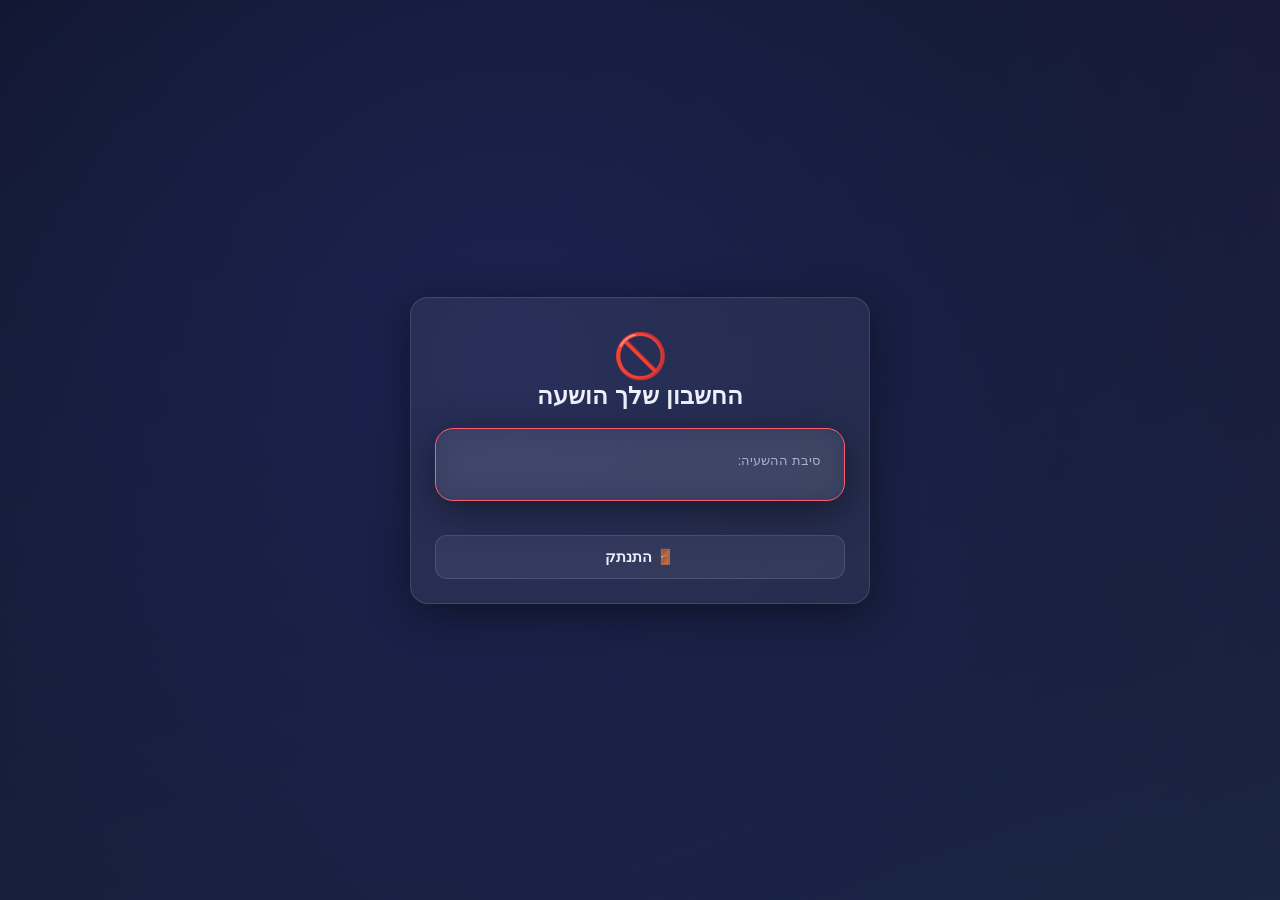
<file: banned.html>
<!DOCTYPE html>
<html lang="he" dir="rtl">
<head>
<meta charset="UTF-8" />
<meta name="viewport" content="width=device-width, initial-scale=1.0" />
<title>חשבון מושעה — כושרמט</title>
<link rel="icon" href="data:image/svg+xml,<svg xmlns=%22http://www.w3.org/2000/svg%22 viewBox=%220 0 100 100%22><text y=%22.9em%22 font-size=%2290%22>♞</text></svg>">
<link rel="stylesheet" href="css/style.css?v=37" />
</head>
<body>
  <div class="center-page page-enter">
    <div class="card" style="width:100%; max-width:460px;">
      <div class="text-center mt-1" style="margin-bottom:18px;">
        <div style="font-size:44px;">🚫</div>
        <div class="brand-text" style="font-size:24px; font-weight:900;">החשבון שלך הושעה</div>
      </div>

      <div class="card" style="background:var(--glass); border:1px solid var(--danger); margin-bottom:18px;">
        <div class="muted" style="font-size:13px; margin-bottom:6px;">סיבת ההשעיה:</div>
        <div id="ban-reason" style="font-weight:700;"></div>
        <div class="muted" id="ban-date" style="font-size:12px; margin-top:8px;"></div>
      </div>

      <div id="appeal-area"></div>

      <button class="btn btn-ghost btn-block mt-2" id="logout-btn">🚪 התנתק</button>
    </div>
  </div>

  <script>
var supabase=(function(e){function t(e,t){var n={};for(var r in e)Object.prototype.hasOwnProperty.call(e,r)&&t.indexOf(r)<0&&(n[r]=e[r]);if(e!=null&&typeof Object.getOwnPropertySymbols==`function`)for(var i=0,r=Object.getOwnPropertySymbols(e);i<r.length;i++)t.indexOf(r[i])<0&&Object.prototype.propertyIsEnumerable.call(e,r[i])&&(n[r[i]]=e[r[i]]);return n}function n(e,t,n,r){function i(e){return e instanceof n?e:new n(function(t){t(e)})}return new(n||=Promise)(function(n,a){function o(e){try{c(r.next(e))}catch(e){a(e)}}function s(e){try{c(r.throw(e))}catch(e){a(e)}}function c(e){e.done?n(e.value):i(e.value).then(o,s)}c((r=r.apply(e,t||[])).next())})}let r=e=>e?(...t)=>e(...t):(...e)=>fetch(...e);var i=class extends Error{constructor(e,t=`FunctionsError`,n){super(e),this.name=t,this.context=n}toJSON(){return{name:this.name,message:this.message,context:this.context}}},a=class extends i{constructor(e){super(`Failed to send a request to the Edge Function`,`FunctionsFetchError`,e)}},o=class extends i{constructor(e){super(`Relay Error invoking the Edge Function`,`FunctionsRelayError`,e)}},s=class extends i{constructor(e){super(`Edge Function returned a non-2xx status code`,`FunctionsHttpError`,e)}},c;(function(e){e.Any=`any`,e.ApNortheast1=`ap-northeast-1`,e.ApNortheast2=`ap-northeast-2`,e.ApSouth1=`ap-south-1`,e.ApSoutheast1=`ap-southeast-1`,e.ApSoutheast2=`ap-southeast-2`,e.CaCentral1=`ca-central-1`,e.EuCentral1=`eu-central-1`,e.EuWest1=`eu-west-1`,e.EuWest2=`eu-west-2`,e.EuWest3=`eu-west-3`,e.SaEast1=`sa-east-1`,e.UsEast1=`us-east-1`,e.UsWest1=`us-west-1`,e.UsWest2=`us-west-2`})(c||={});var l=class{constructor(e,{headers:t={},customFetch:n,region:i=c.Any}={}){this.url=e,this.headers=t,this.region=i,this.fetch=r(n)}setAuth(e){this.headers.Authorization=`Bearer ${e}`}invoke(e){return n(this,arguments,void 0,function*(e,t={}){let n,r;try{let{headers:i,method:c,body:l,signal:u,timeout:d}=t,f={},{region:p}=t;p||=this.region;let m=new URL(`${this.url}/${e}`);p&&p!==`any`&&(f[`x-region`]=p,m.searchParams.set(`forceFunctionRegion`,p));let h,ee=!!i&&Object.keys(i).some(e=>e.toLowerCase()===`content-type`);l&&!ee?typeof Blob<`u`&&l instanceof Blob||l instanceof ArrayBuffer?(f[`Content-Type`]=`application/octet-stream`,h=l):typeof l==`string`?(f[`Content-Type`]=`text/plain`,h=l):typeof FormData<`u`&&l instanceof FormData?h=l:(f[`Content-Type`]=`application/json`,h=JSON.stringify(l)):h=l&&typeof l!=`string`&&!(typeof Blob<`u`&&l instanceof Blob)&&!(l instanceof ArrayBuffer)&&!(typeof FormData<`u`&&l instanceof FormData)?JSON.stringify(l):l;let te=u;d&&(r=new AbortController,n=setTimeout(()=>r.abort(),d),u?(te=r.signal,u.addEventListener(`abort`,()=>r.abort())):te=r.signal);let g=yield this.fetch(m.toString(),{method:c||`POST`,headers:Object.assign(Object.assign(Object.assign({},f),this.headers),i),body:h,signal:te}).catch(e=>{throw new a(e)}),_=g.headers.get(`x-relay-error`);if(_&&_===`true`)throw new o(g);if(!g.ok)throw new s(g);let v=(g.headers.get(`Content-Type`)??`text/plain`).split(`;`)[0].trim(),y;return y=v===`application/json`?yield g.json():v===`application/octet-stream`||v===`application/pdf`?yield g.blob():v===`text/event-stream`?g:v===`multipart/form-data`?yield g.formData():yield g.text(),{data:y,error:null,response:g}}catch(e){return{data:null,error:e,response:e instanceof s||e instanceof o?e.context:void 0}}finally{n&&clearTimeout(n)}})}};let u=e=>Math.min(1e3*2**e,3e4),d=[520,503],f=[`GET`,`HEAD`,`OPTIONS`];var p=class extends Error{constructor(e){super(e.message),this.name=`PostgrestError`,this.details=e.details,this.hint=e.hint,this.code=e.code}toJSON(){return{name:this.name,message:this.message,details:this.details,hint:this.hint,code:this.code}}};function m(e,t){return new Promise(n=>{if(t?.aborted){n();return}let r=setTimeout(()=>{t?.removeEventListener(`abort`,i),n()},e);function i(){clearTimeout(r),n()}t?.addEventListener(`abort`,i)})}function h(e,t,n,r){return!(!r||n>=3||!f.includes(e)||!d.includes(t))}var ee=class{constructor(e){this.shouldThrowOnError=!1,this.retryEnabled=!0,this.method=e.method,this.url=e.url,this.headers=new Headers(e.headers),this.schema=e.schema,this.body=e.body,this.shouldThrowOnError=e.shouldThrowOnError??!1,this.signal=e.signal,this.isMaybeSingle=e.isMaybeSingle??!1,this.shouldStripNulls=e.shouldStripNulls??!1,this.urlLengthLimit=e.urlLengthLimit??8e3,this.retryEnabled=e.retry??!0,e.fetch?this.fetch=e.fetch:this.fetch=fetch}throwOnError(){return this.shouldThrowOnError=!0,this}stripNulls(){if(this.headers.get(`Accept`)===`text/csv`)throw Error(`stripNulls() cannot be used with csv()`);return this.shouldStripNulls=!0,this}setHeader(e,t){return this.headers=new Headers(this.headers),this.headers.set(e,t),this}retry(e){return this.retryEnabled=e,this}then(e,t){var n=this;if(this.schema===void 0||([`GET`,`HEAD`].includes(this.method)?this.headers.set(`Accept-Profile`,this.schema):this.headers.set(`Content-Profile`,this.schema)),this.method!==`GET`&&this.method!==`HEAD`&&this.headers.set(`Content-Type`,`application/json`),this.shouldStripNulls){let e=this.headers.get(`Accept`);e===`application/vnd.pgrst.object+json`?this.headers.set(`Accept`,`application/vnd.pgrst.object+json;nulls=stripped`):(!e||e===`application/json`)&&this.headers.set(`Accept`,`application/vnd.pgrst.array+json;nulls=stripped`)}let r=this.fetch,i=(async()=>{let e=0;for(;;){let t={};n.headers.forEach((e,n)=>{t[n]=e}),e>0&&(t[`X-Retry-Count`]=String(e));let i;try{i=await r(n.url.toString(),{method:n.method,headers:t,body:JSON.stringify(n.body,(e,t)=>typeof t==`bigint`?t.toString():t),signal:n.signal})}catch(t){if(t?.name===`AbortError`||t?.code===`ABORT_ERR`||!f.includes(n.method))throw t;if(n.retryEnabled&&e<3){let t=u(e);e++,await m(t,n.signal);continue}throw t}if(h(n.method,i.status,e,n.retryEnabled)){let t=i.headers?.get(`Retry-After`)??null,r=t===null?u(e):Math.max(0,parseInt(t,10)||0)*1e3;await i.text(),e++,await m(r,n.signal);continue}return await n.processResponse(i)}})();return this.shouldThrowOnError||(i=i.catch(e=>{let t=``,n=``,r=``,i=e?.cause;if(i){let n=i?.message??``,r=i?.code??``;t=`${e?.name??`FetchError`}: ${e?.message}`,t+=`\n\nCaused by: ${i?.name??`Error`}: ${n}`,r&&(t+=` (${r})`),i?.stack&&(t+=`\n${i.stack}`)}else t=e?.stack??``;let a=this.url.toString().length;return e?.name===`AbortError`||e?.code===`ABORT_ERR`?(r=``,n=`Request was aborted (timeout or manual cancellation)`,a>this.urlLengthLimit&&(n+=`. Note: Your request URL is ${a} characters, which may exceed server limits. If selecting many fields, consider using views. If filtering with large arrays (e.g., .in('id', [many IDs])), consider using an RPC function to pass values server-side.`)):(i?.name===`HeadersOverflowError`||i?.code===`UND_ERR_HEADERS_OVERFLOW`)&&(r=``,n=`HTTP headers exceeded server limits (typically 16KB)`,a>this.urlLengthLimit&&(n+=`. Your request URL is ${a} characters. If selecting many fields, consider using views. If filtering with large arrays (e.g., .in('id', [200+ IDs])), consider using an RPC function instead.`)),{success:!1,error:{message:`${e?.name??`FetchError`}: ${e?.message}`,details:t,hint:n,code:r},data:null,count:null,status:0,statusText:``}})),i.then(e,t)}async processResponse(e){var t=this;let n=null,r=null,i=null,a=e.status,o=e.statusText;if(e.ok){if(t.method!==`HEAD`){let i=await e.text();if(i!==``)if(t.headers.get(`Accept`)===`text/csv`)r=i;else if(t.headers.get(`Accept`)&&t.headers.get(`Accept`)?.includes(`application/vnd.pgrst.plan+text`))r=i;else try{r=JSON.parse(i)}catch{if(n={message:i},r=null,t.shouldThrowOnError)throw new p({message:i,details:``,hint:``,code:``})}}let s=t.headers.get(`Prefer`)?.match(/count=(exact|planned|estimated)/),c=e.headers.get(`content-range`)?.split(`/`);s&&c&&c.length>1&&(i=parseInt(c[1])),t.isMaybeSingle&&Array.isArray(r)&&(r.length>1?(n={code:`PGRST116`,details:`Results contain ${r.length} rows, application/vnd.pgrst.object+json requires 1 row`,hint:null,message:`JSON object requested, multiple (or no) rows returned`},r=null,i=null,a=406,o=`Not Acceptable`):r=r.length===1?r[0]:null)}else{let i=await e.text();try{n=JSON.parse(i),Array.isArray(n)&&e.status===404&&(r=[],n=null,a=200,o=`OK`)}catch{e.status===404&&i===``?(a=204,o=`No Content`):n={message:i}}if(n&&t.shouldThrowOnError)throw new p(n)}return{success:n===null,error:n,data:r,count:i,status:a,statusText:o}}returns(){return this}overrideTypes(){return this}},te=class extends ee{throwOnError(){return super.throwOnError()}select(e){let t=!1,n=(e??`*`).split(``).map(e=>/\s/.test(e)&&!t?``:(e===`"`&&(t=!t),e)).join(``);return this.url.searchParams.set(`select`,n),this.headers.append(`Prefer`,`return=representation`),this}order(e,{ascending:t=!0,nullsFirst:n,foreignTable:r,referencedTable:i=r}={}){let a=i?`${i}.order`:`order`,o=this.url.searchParams.get(a);return this.url.searchParams.set(a,`${o?`${o},`:``}${e}.${t?`asc`:`desc`}${n===void 0?``:n?`.nullsfirst`:`.nullslast`}`),this}limit(e,{foreignTable:t,referencedTable:n=t}={}){let r=n===void 0?`limit`:`${n}.limit`;return this.url.searchParams.set(r,`${e}`),this}range(e,t,{foreignTable:n,referencedTable:r=n}={}){let i=r===void 0?`offset`:`${r}.offset`,a=r===void 0?`limit`:`${r}.limit`;return this.url.searchParams.set(i,`${e}`),this.url.searchParams.set(a,`${t-e+1}`),this}abortSignal(e){return this.signal=e,this}single(){return this.headers.set(`Accept`,`application/vnd.pgrst.object+json`),this}maybeSingle(){return this.isMaybeSingle=!0,this}csv(){return this.headers.set(`Accept`,`text/csv`),this}geojson(){return this.headers.set(`Accept`,`application/geo+json`),this}explain({analyze:e=!1,verbose:t=!1,settings:n=!1,buffers:r=!1,wal:i=!1,format:a=`text`}={}){let o=[e?`analyze`:null,t?`verbose`:null,n?`settings`:null,r?`buffers`:null,i?`wal`:null].filter(Boolean).join(`|`),s=this.headers.get(`Accept`)??`application/json`;return this.headers.set(`Accept`,`application/vnd.pgrst.plan+${a}; for="${s}"; options=${o};`),this}rollback(){return this.headers.append(`Prefer`,`tx=rollback`),this}returns(){return this}maxAffected(e){return this.headers.append(`Prefer`,`handling=strict`),this.headers.append(`Prefer`,`max-affected=${e}`),this}};let g=RegExp(`[,()]`);var _=class extends te{throwOnError(){return super.throwOnError()}eq(e,t){return this.url.searchParams.append(e,`eq.${t}`),this}neq(e,t){return this.url.searchParams.append(e,`neq.${t}`),this}gt(e,t){return this.url.searchParams.append(e,`gt.${t}`),this}gte(e,t){return this.url.searchParams.append(e,`gte.${t}`),this}lt(e,t){return this.url.searchParams.append(e,`lt.${t}`),this}lte(e,t){return this.url.searchParams.append(e,`lte.${t}`),this}like(e,t){return this.url.searchParams.append(e,`like.${t}`),this}likeAllOf(e,t){return this.url.searchParams.append(e,`like(all).{${t.join(`,`)}}`),this}likeAnyOf(e,t){return this.url.searchParams.append(e,`like(any).{${t.join(`,`)}}`),this}ilike(e,t){return this.url.searchParams.append(e,`ilike.${t}`),this}ilikeAllOf(e,t){return this.url.searchParams.append(e,`ilike(all).{${t.join(`,`)}}`),this}ilikeAnyOf(e,t){return this.url.searchParams.append(e,`ilike(any).{${t.join(`,`)}}`),this}regexMatch(e,t){return this.url.searchParams.append(e,`match.${t}`),this}regexIMatch(e,t){return this.url.searchParams.append(e,`imatch.${t}`),this}is(e,t){return this.url.searchParams.append(e,`is.${t}`),this}isDistinct(e,t){return this.url.searchParams.append(e,`isdistinct.${t}`),this}in(e,t){let n=Array.from(new Set(t)).map(e=>typeof e==`string`&&g.test(e)?`"${e}"`:`${e}`).join(`,`);return this.url.searchParams.append(e,`in.(${n})`),this}notIn(e,t){let n=Array.from(new Set(t)).map(e=>typeof e==`string`&&g.test(e)?`"${e}"`:`${e}`).join(`,`);return this.url.searchParams.append(e,`not.in.(${n})`),this}contains(e,t){return typeof t==`string`?this.url.searchParams.append(e,`cs.${t}`):Array.isArray(t)?this.url.searchParams.append(e,`cs.{${t.join(`,`)}}`):this.url.searchParams.append(e,`cs.${JSON.stringify(t)}`),this}containedBy(e,t){return typeof t==`string`?this.url.searchParams.append(e,`cd.${t}`):Array.isArray(t)?this.url.searchParams.append(e,`cd.{${t.join(`,`)}}`):this.url.searchParams.append(e,`cd.${JSON.stringify(t)}`),this}rangeGt(e,t){return this.url.searchParams.append(e,`sr.${t}`),this}rangeGte(e,t){return this.url.searchParams.append(e,`nxl.${t}`),this}rangeLt(e,t){return this.url.searchParams.append(e,`sl.${t}`),this}rangeLte(e,t){return this.url.searchParams.append(e,`nxr.${t}`),this}rangeAdjacent(e,t){return this.url.searchParams.append(e,`adj.${t}`),this}overlaps(e,t){return typeof t==`string`?this.url.searchParams.append(e,`ov.${t}`):this.url.searchParams.append(e,`ov.{${t.join(`,`)}}`),this}textSearch(e,t,{config:n,type:r}={}){let i=``;r===`plain`?i=`pl`:r===`phrase`?i=`ph`:r===`websearch`&&(i=`w`);let a=n===void 0?``:`(${n})`;return this.url.searchParams.append(e,`${i}fts${a}.${t}`),this}match(e){return Object.entries(e).filter(([e,t])=>t!==void 0).forEach(([e,t])=>{this.url.searchParams.append(e,`eq.${t}`)}),this}not(e,t,n){return this.url.searchParams.append(e,`not.${t}.${n}`),this}or(e,{foreignTable:t,referencedTable:n=t}={}){let r=n?`${n}.or`:`or`;return this.url.searchParams.append(r,`(${e})`),this}filter(e,t,n){return this.url.searchParams.append(e,`${t}.${n}`),this}},v=class{constructor(e,{headers:t={},schema:n,fetch:r,urlLengthLimit:i=8e3,retry:a}){this.url=e,this.headers=new Headers(t),this.schema=n,this.fetch=r,this.urlLengthLimit=i,this.retry=a}cloneRequestState(){return{url:new URL(this.url.toString()),headers:new Headers(this.headers)}}select(e,t){let{head:n=!1,count:r}=t??{},i=n?`HEAD`:`GET`,a=!1,o=(e??`*`).split(``).map(e=>/\s/.test(e)&&!a?``:(e===`"`&&(a=!a),e)).join(``),{url:s,headers:c}=this.cloneRequestState();return s.searchParams.set(`select`,o),r&&c.append(`Prefer`,`count=${r}`),new _({method:i,url:s,headers:c,schema:this.schema,fetch:this.fetch,urlLengthLimit:this.urlLengthLimit,retry:this.retry})}insert(e,{count:t,defaultToNull:n=!0}={}){let{url:r,headers:i}=this.cloneRequestState();if(t&&i.append(`Prefer`,`count=${t}`),n||i.append(`Prefer`,`missing=default`),Array.isArray(e)){let t=e.reduce((e,t)=>e.concat(Object.keys(t)),[]);if(t.length>0){let e=[...new Set(t)].map(e=>`"${e}"`);r.searchParams.set(`columns`,e.join(`,`))}}return new _({method:`POST`,url:r,headers:i,schema:this.schema,body:e,fetch:this.fetch??fetch,urlLengthLimit:this.urlLengthLimit,retry:this.retry})}upsert(e,{onConflict:t,ignoreDuplicates:n=!1,count:r,defaultToNull:i=!0}={}){let{url:a,headers:o}=this.cloneRequestState();if(o.append(`Prefer`,`resolution=${n?`ignore`:`merge`}-duplicates`),t!==void 0&&a.searchParams.set(`on_conflict`,t),r&&o.append(`Prefer`,`count=${r}`),i||o.append(`Prefer`,`missing=default`),Array.isArray(e)){let t=e.reduce((e,t)=>e.concat(Object.keys(t)),[]);if(t.length>0){let e=[...new Set(t)].map(e=>`"${e}"`);a.searchParams.set(`columns`,e.join(`,`))}}return new _({method:`POST`,url:a,headers:o,schema:this.schema,body:e,fetch:this.fetch??fetch,urlLengthLimit:this.urlLengthLimit,retry:this.retry})}update(e,{count:t}={}){let{url:n,headers:r}=this.cloneRequestState();return t&&r.append(`Prefer`,`count=${t}`),new _({method:`PATCH`,url:n,headers:r,schema:this.schema,body:e,fetch:this.fetch??fetch,urlLengthLimit:this.urlLengthLimit,retry:this.retry})}delete({count:e}={}){let{url:t,headers:n}=this.cloneRequestState();return e&&n.append(`Prefer`,`count=${e}`),new _({method:`DELETE`,url:t,headers:n,schema:this.schema,fetch:this.fetch??fetch,urlLengthLimit:this.urlLengthLimit,retry:this.retry})}};function y(e){"@babel/helpers - typeof";return y=typeof Symbol==`function`&&typeof Symbol.iterator==`symbol`?function(e){return typeof e}:function(e){return e&&typeof Symbol==`function`&&e.constructor===Symbol&&e!==Symbol.prototype?`symbol`:typeof e},y(e)}function ne(e,t){if(y(e)!=`object`||!e)return e;var n=e[Symbol.toPrimitive];if(n!==void 0){var r=n.call(e,t||`default`);if(y(r)!=`object`)return r;throw TypeError(`@@toPrimitive must return a primitive value.`)}return(t===`string`?String:Number)(e)}function re(e){var t=ne(e,`string`);return y(t)==`symbol`?t:t+``}function ie(e,t,n){return(t=re(t))in e?Object.defineProperty(e,t,{value:n,enumerable:!0,configurable:!0,writable:!0}):e[t]=n,e}function ae(e,t){var n=Object.keys(e);if(Object.getOwnPropertySymbols){var r=Object.getOwnPropertySymbols(e);t&&(r=r.filter(function(t){return Object.getOwnPropertyDescriptor(e,t).enumerable})),n.push.apply(n,r)}return n}function oe(e){for(var t=1;t<arguments.length;t++){var n=arguments[t]==null?{}:arguments[t];t%2?ae(Object(n),!0).forEach(function(t){ie(e,t,n[t])}):Object.getOwnPropertyDescriptors?Object.defineProperties(e,Object.getOwnPropertyDescriptors(n)):ae(Object(n)).forEach(function(t){Object.defineProperty(e,t,Object.getOwnPropertyDescriptor(n,t))})}return e}var se=class e{constructor(e,{headers:t={},schema:n,fetch:r,timeout:i,urlLengthLimit:a=8e3,retry:o}={}){this.url=e,this.headers=new Headers(t),this.schemaName=n,this.urlLengthLimit=a;let s=r??globalThis.fetch;i!==void 0&&i>0?this.fetch=(e,t)=>{let n=new AbortController,r=setTimeout(()=>n.abort(),i),a=t?.signal;if(a){if(a.aborted)return clearTimeout(r),s(e,t);let i=()=>{clearTimeout(r),n.abort()};return a.addEventListener(`abort`,i,{once:!0}),s(e,oe(oe({},t),{},{signal:n.signal})).finally(()=>{clearTimeout(r),a.removeEventListener(`abort`,i)})}return s(e,oe(oe({},t),{},{signal:n.signal})).finally(()=>clearTimeout(r))}:this.fetch=s,this.retry=o}from(e){if(!e||typeof e!=`string`||e.trim()===``)throw Error(`Invalid relation name: relation must be a non-empty string.`);return new v(new URL(`${this.url}/${e}`),{headers:new Headers(this.headers),schema:this.schemaName,fetch:this.fetch,urlLengthLimit:this.urlLengthLimit,retry:this.retry})}schema(t){return new e(this.url,{headers:this.headers,schema:t,fetch:this.fetch,urlLengthLimit:this.urlLengthLimit,retry:this.retry})}rpc(e,t={},{head:n=!1,get:r=!1,count:i}={}){let a,o=new URL(`${this.url}/rpc/${e}`),s,c=e=>typeof e==`object`&&!!e&&(!Array.isArray(e)||e.some(c)),l=n&&Object.values(t).some(c);l?(a=`POST`,s=t):n||r?(a=n?`HEAD`:`GET`,Object.entries(t).filter(([e,t])=>t!==void 0).map(([e,t])=>[e,Array.isArray(t)?`{${t.join(`,`)}}`:`${t}`]).forEach(([e,t])=>{o.searchParams.append(e,t)})):(a=`POST`,s=t);let u=new Headers(this.headers);return l?u.set(`Prefer`,i?`count=${i},return=minimal`:`return=minimal`):i&&u.set(`Prefer`,`count=${i}`),new _({method:a,url:o,headers:u,schema:this.schemaName,body:s,fetch:this.fetch??fetch,urlLengthLimit:this.urlLengthLimit,retry:this.retry})}},ce=class{constructor(){}static detectEnvironment(){if(typeof WebSocket<`u`)return{type:`native`,wsConstructor:WebSocket};let e=globalThis;if(typeof globalThis<`u`&&e.WebSocket!==void 0)return{type:`native`,wsConstructor:e.WebSocket};let t=typeof global<`u`?global:void 0;if(t&&t.WebSocket!==void 0)return{type:`native`,wsConstructor:t.WebSocket};if(typeof globalThis<`u`&&e.WebSocketPair!==void 0&&globalThis.WebSocket===void 0)return{type:`cloudflare`,error:`Cloudflare Workers detected. WebSocket clients are not supported in Cloudflare Workers.`,workaround:`Use Cloudflare Workers WebSocket API for server-side WebSocket handling, or deploy to a different runtime.`};if(typeof globalThis<`u`&&e.EdgeRuntime||typeof navigator<`u`&&navigator.userAgent?.includes(`Vercel-Edge`))return{type:`unsupported`,error:`Edge runtime detected (Vercel Edge/Netlify Edge). WebSockets are not supported in edge functions.`,workaround:`Use serverless functions or a different deployment target for WebSocket functionality.`};let n=globalThis.process;if(n){let e=n.versions;if(e&&e.node)return{type:`unsupported`,error:`Node.js detected but native WebSocket not found.`,workaround:`Ensure you are running Node.js 22+ or provide a WebSocket implementation via the transport option.`}}return{type:`unsupported`,error:`Unknown JavaScript runtime without WebSocket support.`,workaround:`Ensure you're running in a supported environment (browser, Node.js, Deno) or provide a custom WebSocket implementation.`}}static getWebSocketConstructor(){let e=this.detectEnvironment();if(e.wsConstructor)return e.wsConstructor;let t=e.error||`WebSocket not supported in this environment.`;throw e.workaround&&(t+=`\n\nSuggested solution: ${e.workaround}`),Error(t)}static isWebSocketSupported(){try{return this.detectEnvironment().type===`native`}catch{return!1}}};let b={closed:`closed`,errored:`errored`,joined:`joined`,joining:`joining`,leaving:`leaving`},le={close:`phx_close`,error:`phx_error`,join:`phx_join`,reply:`phx_reply`,leave:`phx_leave`,access_token:`access_token`},ue={connecting:`connecting`,open:`open`,closing:`closing`,closed:`closed`};var de=class{constructor(e){this.HEADER_LENGTH=1,this.USER_BROADCAST_PUSH_META_LENGTH=6,this.KINDS={userBroadcastPush:3,userBroadcast:4},this.BINARY_ENCODING=0,this.JSON_ENCODING=1,this.BROADCAST_EVENT=`broadcast`,this.allowedMetadataKeys=[],this.allowedMetadataKeys=e??[]}encode(e,t){if(e.event===this.BROADCAST_EVENT&&!(e.payload instanceof ArrayBuffer)&&typeof e.payload.event==`string`)return t(this._binaryEncodeUserBroadcastPush(e));let n=[e.join_ref,e.ref,e.topic,e.event,e.payload];return t(JSON.stringify(n))}_binaryEncodeUserBroadcastPush(e){return this._isArrayBuffer(e.payload?.payload)?this._encodeBinaryUserBroadcastPush(e):this._encodeJsonUserBroadcastPush(e)}_encodeBinaryUserBroadcastPush(e){let t=e.payload?.payload??new ArrayBuffer(0);return this._encodeUserBroadcastPush(e,this.BINARY_ENCODING,t)}_encodeJsonUserBroadcastPush(e){let t=e.payload?.payload??{},n=new TextEncoder().encode(JSON.stringify(t)).buffer;return this._encodeUserBroadcastPush(e,this.JSON_ENCODING,n)}_encodeUserBroadcastPush(e,t,n){let r=e.topic,i=e.ref??``,a=e.join_ref??``,o=e.payload.event,s=this.allowedMetadataKeys?this._pick(e.payload,this.allowedMetadataKeys):{},c=Object.keys(s).length===0?``:JSON.stringify(s);if(a.length>255)throw Error(`joinRef length ${a.length} exceeds maximum of 255`);if(i.length>255)throw Error(`ref length ${i.length} exceeds maximum of 255`);if(r.length>255)throw Error(`topic length ${r.length} exceeds maximum of 255`);if(o.length>255)throw Error(`userEvent length ${o.length} exceeds maximum of 255`);if(c.length>255)throw Error(`metadata length ${c.length} exceeds maximum of 255`);let l=this.USER_BROADCAST_PUSH_META_LENGTH+a.length+i.length+r.length+o.length+c.length,u=new ArrayBuffer(this.HEADER_LENGTH+l),d=new DataView(u),f=0;d.setUint8(f++,this.KINDS.userBroadcastPush),d.setUint8(f++,a.length),d.setUint8(f++,i.length),d.setUint8(f++,r.length),d.setUint8(f++,o.length),d.setUint8(f++,c.length),d.setUint8(f++,t),Array.from(a,e=>d.setUint8(f++,e.charCodeAt(0))),Array.from(i,e=>d.setUint8(f++,e.charCodeAt(0))),Array.from(r,e=>d.setUint8(f++,e.charCodeAt(0))),Array.from(o,e=>d.setUint8(f++,e.charCodeAt(0))),Array.from(c,e=>d.setUint8(f++,e.charCodeAt(0)));var p=new Uint8Array(u.byteLength+n.byteLength);return p.set(new Uint8Array(u),0),p.set(new Uint8Array(n),u.byteLength),p.buffer}decode(e,t){if(this._isArrayBuffer(e))return t(this._binaryDecode(e));if(typeof e==`string`){let[n,r,i,a,o]=JSON.parse(e);return t({join_ref:n,ref:r,topic:i,event:a,payload:o})}return t({})}_binaryDecode(e){let t=new DataView(e),n=t.getUint8(0),r=new TextDecoder;switch(n){case this.KINDS.userBroadcast:return this._decodeUserBroadcast(e,t,r)}}_decodeUserBroadcast(e,t,n){let r=t.getUint8(1),i=t.getUint8(2),a=t.getUint8(3),o=t.getUint8(4),s=this.HEADER_LENGTH+4,c=n.decode(e.slice(s,s+r));s+=r;let l=n.decode(e.slice(s,s+i));s+=i;let u=n.decode(e.slice(s,s+a));s+=a;let d=e.slice(s,e.byteLength),f=o===this.JSON_ENCODING?JSON.parse(n.decode(d)):d,p={type:this.BROADCAST_EVENT,event:l,payload:f};return a>0&&(p.meta=JSON.parse(u)),{join_ref:null,ref:null,topic:c,event:this.BROADCAST_EVENT,payload:p}}_isArrayBuffer(e){return e instanceof ArrayBuffer||e?.constructor?.name===`ArrayBuffer`}_pick(e,t){return!e||typeof e!=`object`?{}:Object.fromEntries(Object.entries(e).filter(([e])=>t.includes(e)))}},x;(function(e){e.abstime=`abstime`,e.bool=`bool`,e.date=`date`,e.daterange=`daterange`,e.float4=`float4`,e.float8=`float8`,e.int2=`int2`,e.int4=`int4`,e.int4range=`int4range`,e.int8=`int8`,e.int8range=`int8range`,e.json=`json`,e.jsonb=`jsonb`,e.money=`money`,e.numeric=`numeric`,e.oid=`oid`,e.reltime=`reltime`,e.text=`text`,e.time=`time`,e.timestamp=`timestamp`,e.timestamptz=`timestamptz`,e.timetz=`timetz`,e.tsrange=`tsrange`,e.tstzrange=`tstzrange`})(x||={});let fe=(e,t,n={})=>{let r=n.skipTypes??[];return t?Object.keys(t).reduce((n,i)=>(n[i]=pe(i,e,t,r),n),{}):{}},pe=(e,t,n,r)=>{let i=t.find(t=>t.name===e)?.type,a=n[e];return i&&!r.includes(i)?me(i,a):he(a)},me=(e,t)=>{if(e.charAt(0)===`_`)return ye(t,e.slice(1,e.length));switch(e){case x.bool:return ge(t);case x.float4:case x.float8:case x.int2:case x.int4:case x.int8:case x.numeric:case x.oid:return _e(t);case x.json:case x.jsonb:return ve(t);case x.timestamp:return be(t);case x.abstime:case x.date:case x.daterange:case x.int4range:case x.int8range:case x.money:case x.reltime:case x.text:case x.time:case x.timestamptz:case x.timetz:case x.tsrange:case x.tstzrange:return he(t);default:return he(t)}},he=e=>e,ge=e=>{switch(e){case`t`:return!0;case`f`:return!1;default:return e}},_e=e=>{if(typeof e==`string`){let t=parseFloat(e);if(!Number.isNaN(t))return t}return e},ve=e=>{if(typeof e==`string`)try{return JSON.parse(e)}catch{return e}return e},ye=(e,t)=>{if(typeof e!=`string`)return e;let n=e.length-1,r=e[n];if(e[0]===`{`&&r===`}`){let r,i=e.slice(1,n);try{r=JSON.parse(`[`+i+`]`)}catch{r=i?i.split(`,`):[]}return r.map(e=>me(t,e))}return e},be=e=>typeof e==`string`?e.replace(` `,`T`):e,xe=e=>{let t=new URL(e);return t.protocol=t.protocol.replace(/^ws/i,`http`),t.pathname=t.pathname.replace(/\/+$/,``).replace(/\/socket\/websocket$/i,``).replace(/\/socket$/i,``).replace(/\/websocket$/i,``),t.pathname===``||t.pathname===`/`?t.pathname=`/api/broadcast`:t.pathname+=`/api/broadcast`,t.href};var Se=e=>typeof e==`function`?e:function(){return e},Ce=typeof self<`u`?self:null,we=typeof window<`u`?window:null,S=Ce||we||globalThis,Te=`2.0.0`,Ee=1e4,De=1e3,C={connecting:0,open:1,closing:2,closed:3},w={closed:`closed`,errored:`errored`,joined:`joined`,joining:`joining`,leaving:`leaving`},T={close:`phx_close`,error:`phx_error`,join:`phx_join`,reply:`phx_reply`,leave:`phx_leave`},Oe={longpoll:`longpoll`,websocket:`websocket`},ke={complete:4},Ae=`base64url.bearer.phx.`,je=class{constructor(e,t,n,r){this.channel=e,this.event=t,this.payload=n||function(){return{}},this.receivedResp=null,this.timeout=r,this.timeoutTimer=null,this.recHooks=[],this.sent=!1,this.ref=void 0}resend(e){this.timeout=e,this.reset(),this.send()}send(){this.hasReceived(`timeout`)||(this.startTimeout(),this.sent=!0,this.channel.socket.push({topic:this.channel.topic,event:this.event,payload:this.payload(),ref:this.ref,join_ref:this.channel.joinRef()}))}receive(e,t){return this.hasReceived(e)&&t(this.receivedResp.response),this.recHooks.push({status:e,callback:t}),this}reset(){this.cancelRefEvent(),this.ref=null,this.refEvent=null,this.receivedResp=null,this.sent=!1}destroy(){this.cancelRefEvent(),this.cancelTimeout()}matchReceive({status:e,response:t,_ref:n}){this.recHooks.filter(t=>t.status===e).forEach(e=>e.callback(t))}cancelRefEvent(){this.refEvent&&this.channel.off(this.refEvent)}cancelTimeout(){clearTimeout(this.timeoutTimer),this.timeoutTimer=null}startTimeout(){this.timeoutTimer&&this.cancelTimeout(),this.ref=this.channel.socket.makeRef(),this.refEvent=this.channel.replyEventName(this.ref),this.channel.on(this.refEvent,e=>{this.cancelRefEvent(),this.cancelTimeout(),this.receivedResp=e,this.matchReceive(e)}),this.timeoutTimer=setTimeout(()=>{this.trigger(`timeout`,{})},this.timeout)}hasReceived(e){return this.receivedResp&&this.receivedResp.status===e}trigger(e,t){this.channel.trigger(this.refEvent,{status:e,response:t})}},Me=class{constructor(e,t){this.callback=e,this.timerCalc=t,this.timer=void 0,this.tries=0}reset(){this.tries=0,clearTimeout(this.timer)}scheduleTimeout(){clearTimeout(this.timer),this.timer=setTimeout(()=>{this.tries+=1,this.callback()},this.timerCalc(this.tries+1))}},Ne=class{constructor(e,t,n){this.state=w.closed,this.topic=e,this.params=Se(t||{}),this.socket=n,this.bindings=[],this.bindingRef=0,this.timeout=this.socket.timeout,this.joinedOnce=!1,this.joinPush=new je(this,T.join,this.params,this.timeout),this.pushBuffer=[],this.stateChangeRefs=[],this.rejoinTimer=new Me(()=>{this.socket.isConnected()&&this.rejoin()},this.socket.rejoinAfterMs),this.stateChangeRefs.push(this.socket.onError(()=>this.rejoinTimer.reset())),this.stateChangeRefs.push(this.socket.onOpen(()=>{this.rejoinTimer.reset(),this.isErrored()&&this.rejoin()})),this.joinPush.receive(`ok`,()=>{this.state=w.joined,this.rejoinTimer.reset(),this.pushBuffer.forEach(e=>e.send()),this.pushBuffer=[]}),this.joinPush.receive(`error`,e=>{this.state=w.errored,this.socket.hasLogger()&&this.socket.log(`channel`,`error ${this.topic}`,e),this.socket.isConnected()&&this.rejoinTimer.scheduleTimeout()}),this.onClose(()=>{this.rejoinTimer.reset(),this.socket.hasLogger()&&this.socket.log(`channel`,`close ${this.topic}`),this.state=w.closed,this.socket.remove(this)}),this.onError(e=>{this.socket.hasLogger()&&this.socket.log(`channel`,`error ${this.topic}`,e),this.isJoining()&&this.joinPush.reset(),this.state=w.errored,this.socket.isConnected()&&this.rejoinTimer.scheduleTimeout()}),this.joinPush.receive(`timeout`,()=>{this.socket.hasLogger()&&this.socket.log(`channel`,`timeout ${this.topic}`,this.joinPush.timeout),new je(this,T.leave,Se({}),this.timeout).send(),this.state=w.errored,this.joinPush.reset(),this.socket.isConnected()&&this.rejoinTimer.scheduleTimeout()}),this.on(T.reply,(e,t)=>{this.trigger(this.replyEventName(t),e)})}join(e=this.timeout){if(this.joinedOnce)throw Error(`tried to join multiple times. 'join' can only be called a single time per channel instance`);return this.timeout=e,this.joinedOnce=!0,this.rejoin(),this.joinPush}teardown(){this.pushBuffer.forEach(e=>e.destroy()),this.pushBuffer=[],this.rejoinTimer.reset(),this.joinPush.destroy(),this.state=w.closed,this.bindings=[]}onClose(e){this.on(T.close,e)}onError(e){return this.on(T.error,t=>e(t))}on(e,t){let n=this.bindingRef++;return this.bindings.push({event:e,ref:n,callback:t}),n}off(e,t){this.bindings=this.bindings.filter(n=>!(n.event===e&&(t===void 0||t===n.ref)))}canPush(){return this.socket.isConnected()&&this.isJoined()}push(e,t,n=this.timeout){if(t||={},!this.joinedOnce)throw Error(`tried to push '${e}' to '${this.topic}' before joining. Use channel.join() before pushing events`);let r=new je(this,e,function(){return t},n);return this.canPush()?r.send():(r.startTimeout(),this.pushBuffer.push(r)),r}leave(e=this.timeout){this.rejoinTimer.reset(),this.joinPush.cancelTimeout(),this.state=w.leaving;let t=()=>{this.socket.hasLogger()&&this.socket.log(`channel`,`leave ${this.topic}`),this.trigger(T.close,`leave`)},n=new je(this,T.leave,Se({}),e);return n.receive(`ok`,()=>t()).receive(`timeout`,()=>t()),n.send(),this.canPush()||n.trigger(`ok`,{}),n}onMessage(e,t,n){return t}filterBindings(e,t,n){return!0}isMember(e,t,n,r){return this.topic===e?r&&r!==this.joinRef()?(this.socket.hasLogger()&&this.socket.log(`channel`,`dropping outdated message`,{topic:e,event:t,payload:n,joinRef:r}),!1):!0:!1}joinRef(){return this.joinPush.ref}rejoin(e=this.timeout){this.isLeaving()||(this.socket.leaveOpenTopic(this.topic),this.state=w.joining,this.joinPush.resend(e))}trigger(e,t,n,r){let i=this.onMessage(e,t,n,r);if(t&&!i)throw Error(`channel onMessage callbacks must return the payload, modified or unmodified`);let a=this.bindings.filter(r=>r.event===e&&this.filterBindings(r,t,n));for(let e=0;e<a.length;e++)a[e].callback(i,n,r||this.joinRef())}replyEventName(e){return`chan_reply_${e}`}isClosed(){return this.state===w.closed}isErrored(){return this.state===w.errored}isJoined(){return this.state===w.joined}isJoining(){return this.state===w.joining}isLeaving(){return this.state===w.leaving}},Pe=class{static request(e,t,n,r,i,a,o){if(S.XDomainRequest){let n=new S.XDomainRequest;return this.xdomainRequest(n,e,t,r,i,a,o)}else if(S.XMLHttpRequest){let s=new S.XMLHttpRequest;return this.xhrRequest(s,e,t,n,r,i,a,o)}else if(S.fetch&&S.AbortController)return this.fetchRequest(e,t,n,r,i,a,o);else throw Error(`No suitable XMLHttpRequest implementation found`)}static fetchRequest(e,t,n,r,i,a,o){let s={method:e,headers:n,body:r},c=null;return i&&(c=new AbortController,setTimeout(()=>c.abort(),i),s.signal=c.signal),S.fetch(t,s).then(e=>e.text()).then(e=>this.parseJSON(e)).then(e=>o&&o(e)).catch(e=>{e.name===`AbortError`&&a?a():o&&o(null)}),c}static xdomainRequest(e,t,n,r,i,a,o){return e.timeout=i,e.open(t,n),e.onload=()=>{let t=this.parseJSON(e.responseText);o&&o(t)},a&&(e.ontimeout=a),e.onprogress=()=>{},e.send(r),e}static xhrRequest(e,t,n,r,i,a,o,s){e.open(t,n,!0),e.timeout=a;for(let[t,n]of Object.entries(r))e.setRequestHeader(t,n);return e.onerror=()=>s&&s(null),e.onreadystatechange=()=>{e.readyState===ke.complete&&s&&s(this.parseJSON(e.responseText))},o&&(e.ontimeout=o),e.send(i),e}static parseJSON(e){if(!e||e===``)return null;try{return JSON.parse(e)}catch{return console&&console.log(`failed to parse JSON response`,e),null}}static serialize(e,t){let n=[];for(var r in e){if(!Object.prototype.hasOwnProperty.call(e,r))continue;let i=t?`${t}[${r}]`:r,a=e[r];typeof a==`object`?n.push(this.serialize(a,i)):n.push(encodeURIComponent(i)+`=`+encodeURIComponent(a))}return n.join(`&`)}static appendParams(e,t){return Object.keys(t).length===0?e:`${e}${e.match(/\?/)?`&`:`?`}${this.serialize(t)}`}},Fe=e=>{let t=``,n=new Uint8Array(e),r=n.byteLength;for(let e=0;e<r;e++)t+=String.fromCharCode(n[e]);return btoa(t)},Ie=class{constructor(e,t){t&&t.length===2&&t[1].startsWith(Ae)&&(this.authToken=atob(t[1].slice(Ae.length))),this.endPoint=null,this.token=null,this.skipHeartbeat=!0,this.reqs=new Set,this.awaitingBatchAck=!1,this.currentBatch=null,this.currentBatchTimer=null,this.batchBuffer=[],this.onopen=function(){},this.onerror=function(){},this.onmessage=function(){},this.onclose=function(){},this.pollEndpoint=this.normalizeEndpoint(e),this.readyState=C.connecting,setTimeout(()=>this.poll(),0)}normalizeEndpoint(e){return e.replace(`ws://`,`http://`).replace(`wss://`,`https://`).replace(RegExp(`(.*)/`+Oe.websocket),`$1/`+Oe.longpoll)}endpointURL(){return Pe.appendParams(this.pollEndpoint,{token:this.token})}closeAndRetry(e,t,n){this.close(e,t,n),this.readyState=C.connecting}ontimeout(){this.onerror(`timeout`),this.closeAndRetry(1005,`timeout`,!1)}isActive(){return this.readyState===C.open||this.readyState===C.connecting}poll(){let e={Accept:`application/json`};this.authToken&&(e[`X-Phoenix-AuthToken`]=this.authToken),this.ajax(`GET`,e,null,()=>this.ontimeout(),e=>{if(e){var{status:t,token:n,messages:r}=e;if(t===410&&this.token!==null){this.onerror(410),this.closeAndRetry(3410,`session_gone`,!1);return}this.token=n}else t=0;switch(t){case 200:r.forEach(e=>{setTimeout(()=>this.onmessage({data:e}),0)}),this.poll();break;case 204:this.poll();break;case 410:this.readyState=C.open,this.onopen({}),this.poll();break;case 403:this.onerror(403),this.close(1008,`forbidden`,!1);break;case 0:case 500:this.onerror(500),this.closeAndRetry(1011,`internal server error`,500);break;default:throw Error(`unhandled poll status ${t}`)}})}send(e){typeof e!=`string`&&(e=Fe(e)),this.currentBatch?this.currentBatch.push(e):this.awaitingBatchAck?this.batchBuffer.push(e):(this.currentBatch=[e],this.currentBatchTimer=setTimeout(()=>{this.batchSend(this.currentBatch),this.currentBatch=null},0))}batchSend(e){this.awaitingBatchAck=!0,this.ajax(`POST`,{"Content-Type":`application/x-ndjson`},e.join(`
`),()=>this.onerror(`timeout`),e=>{this.awaitingBatchAck=!1,!e||e.status!==200?(this.onerror(e&&e.status),this.closeAndRetry(1011,`internal server error`,!1)):this.batchBuffer.length>0&&(this.batchSend(this.batchBuffer),this.batchBuffer=[])})}close(e,t,n){for(let e of this.reqs)e.abort();this.readyState=C.closed;let r=Object.assign({code:1e3,reason:void 0,wasClean:!0},{code:e,reason:t,wasClean:n});this.batchBuffer=[],clearTimeout(this.currentBatchTimer),this.currentBatchTimer=null,typeof CloseEvent<`u`?this.onclose(new CloseEvent(`close`,r)):this.onclose(r)}ajax(e,t,n,r,i){let a;a=Pe.request(e,this.endpointURL(),t,n,this.timeout,()=>{this.reqs.delete(a),r()},e=>{this.reqs.delete(a),this.isActive()&&i(e)}),this.reqs.add(a)}},Le=class e{constructor(t,n={}){let r=n.events||{state:`presence_state`,diff:`presence_diff`};this.state={},this.pendingDiffs=[],this.channel=t,this.joinRef=null,this.caller={onJoin:function(){},onLeave:function(){},onSync:function(){}},this.channel.on(r.state,t=>{let{onJoin:n,onLeave:r,onSync:i}=this.caller;this.joinRef=this.channel.joinRef(),this.state=e.syncState(this.state,t,n,r),this.pendingDiffs.forEach(t=>{this.state=e.syncDiff(this.state,t,n,r)}),this.pendingDiffs=[],i()}),this.channel.on(r.diff,t=>{let{onJoin:n,onLeave:r,onSync:i}=this.caller;this.inPendingSyncState()?this.pendingDiffs.push(t):(this.state=e.syncDiff(this.state,t,n,r),i())})}onJoin(e){this.caller.onJoin=e}onLeave(e){this.caller.onLeave=e}onSync(e){this.caller.onSync=e}list(t){return e.list(this.state,t)}inPendingSyncState(){return!this.joinRef||this.joinRef!==this.channel.joinRef()}static syncState(e,t,n,r){let i=this.clone(e),a={},o={};return this.map(i,(e,n)=>{t[e]||(o[e]=n)}),this.map(t,(e,t)=>{let n=i[e];if(n){let r=t.metas.map(e=>e.phx_ref),i=n.metas.map(e=>e.phx_ref),s=t.metas.filter(e=>i.indexOf(e.phx_ref)<0),c=n.metas.filter(e=>r.indexOf(e.phx_ref)<0);s.length>0&&(a[e]=t,a[e].metas=s),c.length>0&&(o[e]=this.clone(n),o[e].metas=c)}else a[e]=t}),this.syncDiff(i,{joins:a,leaves:o},n,r)}static syncDiff(e,t,n,r){let{joins:i,leaves:a}=this.clone(t);return n||=function(){},r||=function(){},this.map(i,(t,r)=>{let i=e[t];if(e[t]=this.clone(r),i){let n=e[t].metas.map(e=>e.phx_ref),r=i.metas.filter(e=>n.indexOf(e.phx_ref)<0);e[t].metas.unshift(...r)}n(t,i,r)}),this.map(a,(t,n)=>{let i=e[t];if(!i)return;let a=n.metas.map(e=>e.phx_ref);i.metas=i.metas.filter(e=>a.indexOf(e.phx_ref)<0),r(t,i,n),i.metas.length===0&&delete e[t]}),e}static list(e,t){return t||=function(e,t){return t},this.map(e,(e,n)=>t(e,n))}static map(e,t){return Object.getOwnPropertyNames(e).map(n=>t(n,e[n]))}static clone(e){return JSON.parse(JSON.stringify(e))}},Re={HEADER_LENGTH:1,META_LENGTH:4,KINDS:{push:0,reply:1,broadcast:2},encode(e,t){if(e.payload.constructor===ArrayBuffer)return t(this.binaryEncode(e));{let n=[e.join_ref,e.ref,e.topic,e.event,e.payload];return t(JSON.stringify(n))}},decode(e,t){if(e.constructor===ArrayBuffer)return t(this.binaryDecode(e));{let[n,r,i,a,o]=JSON.parse(e);return t({join_ref:n,ref:r,topic:i,event:a,payload:o})}},binaryEncode(e){let{join_ref:t,ref:n,event:r,topic:i,payload:a}=e,o=this.META_LENGTH+t.length+n.length+i.length+r.length,s=new ArrayBuffer(this.HEADER_LENGTH+o),c=new DataView(s),l=0;c.setUint8(l++,this.KINDS.push),c.setUint8(l++,t.length),c.setUint8(l++,n.length),c.setUint8(l++,i.length),c.setUint8(l++,r.length),Array.from(t,e=>c.setUint8(l++,e.charCodeAt(0))),Array.from(n,e=>c.setUint8(l++,e.charCodeAt(0))),Array.from(i,e=>c.setUint8(l++,e.charCodeAt(0))),Array.from(r,e=>c.setUint8(l++,e.charCodeAt(0)));var u=new Uint8Array(s.byteLength+a.byteLength);return u.set(new Uint8Array(s),0),u.set(new Uint8Array(a),s.byteLength),u.buffer},binaryDecode(e){let t=new DataView(e),n=t.getUint8(0),r=new TextDecoder;switch(n){case this.KINDS.push:return this.decodePush(e,t,r);case this.KINDS.reply:return this.decodeReply(e,t,r);case this.KINDS.broadcast:return this.decodeBroadcast(e,t,r)}},decodePush(e,t,n){let r=t.getUint8(1),i=t.getUint8(2),a=t.getUint8(3),o=this.HEADER_LENGTH+this.META_LENGTH-1,s=n.decode(e.slice(o,o+r));o+=r;let c=n.decode(e.slice(o,o+i));o+=i;let l=n.decode(e.slice(o,o+a));return o+=a,{join_ref:s,ref:null,topic:c,event:l,payload:e.slice(o,e.byteLength)}},decodeReply(e,t,n){let r=t.getUint8(1),i=t.getUint8(2),a=t.getUint8(3),o=t.getUint8(4),s=this.HEADER_LENGTH+this.META_LENGTH,c=n.decode(e.slice(s,s+r));s+=r;let l=n.decode(e.slice(s,s+i));s+=i;let u=n.decode(e.slice(s,s+a));s+=a;let d=n.decode(e.slice(s,s+o));s+=o;let f={status:d,response:e.slice(s,e.byteLength)};return{join_ref:c,ref:l,topic:u,event:T.reply,payload:f}},decodeBroadcast(e,t,n){let r=t.getUint8(1),i=t.getUint8(2),a=this.HEADER_LENGTH+2,o=n.decode(e.slice(a,a+r));a+=r;let s=n.decode(e.slice(a,a+i));return a+=i,{join_ref:null,ref:null,topic:o,event:s,payload:e.slice(a,e.byteLength)}}},ze=class{constructor(e,t={}){this.stateChangeCallbacks={open:[],close:[],error:[],message:[]},this.channels=[],this.sendBuffer=[],this.ref=0,this.fallbackRef=null,this.timeout=t.timeout||Ee,this.transport=t.transport||S.WebSocket||Ie,this.conn=void 0,this.primaryPassedHealthCheck=!1,this.longPollFallbackMs=t.longPollFallbackMs,this.fallbackTimer=null;let n=null;try{n=S&&S.sessionStorage}catch{}this.sessionStore=t.sessionStorage||n,this.establishedConnections=0,this.defaultEncoder=Re.encode.bind(Re),this.defaultDecoder=Re.decode.bind(Re),this.closeWasClean=!0,this.disconnecting=!1,this.binaryType=t.binaryType||`arraybuffer`,this.connectClock=1,this.pageHidden=!1,this.encode=void 0,this.decode=void 0,this.transport===Ie?(this.encode=this.defaultEncoder,this.decode=this.defaultDecoder):(this.encode=t.encode||this.defaultEncoder,this.decode=t.decode||this.defaultDecoder);let r=null;we&&we.addEventListener&&(we.addEventListener(`pagehide`,e=>{this.conn&&(this.disconnect(),r=this.connectClock)}),we.addEventListener(`pageshow`,e=>{r===this.connectClock&&(r=null,this.connect())}),we.addEventListener(`visibilitychange`,()=>{document.visibilityState===`hidden`?this.pageHidden=!0:(this.pageHidden=!1,!this.isConnected()&&!this.closeWasClean&&this.teardown(()=>this.connect()))})),this.heartbeatIntervalMs=t.heartbeatIntervalMs||3e4,this.autoSendHeartbeat=t.autoSendHeartbeat??!0,this.heartbeatCallback=t.heartbeatCallback??(()=>{}),this.rejoinAfterMs=e=>t.rejoinAfterMs?t.rejoinAfterMs(e):[1e3,2e3,5e3][e-1]||1e4,this.reconnectAfterMs=e=>t.reconnectAfterMs?t.reconnectAfterMs(e):[10,50,100,150,200,250,500,1e3,2e3][e-1]||5e3,this.logger=t.logger||null,!this.logger&&t.debug&&(this.logger=(e,t,n)=>{console.log(`${e}: ${t}`,n)}),this.longpollerTimeout=t.longpollerTimeout||2e4,this.params=Se(t.params||{}),this.endPoint=`${e}/${Oe.websocket}`,this.vsn=t.vsn||Te,this.heartbeatTimeoutTimer=null,this.heartbeatTimer=null,this.heartbeatSentAt=null,this.pendingHeartbeatRef=null,this.reconnectTimer=new Me(()=>{if(this.pageHidden){this.log(`Not reconnecting as page is hidden!`),this.teardown();return}this.teardown(async()=>{t.beforeReconnect&&await t.beforeReconnect(),this.connect()})},this.reconnectAfterMs),this.authToken=t.authToken}getLongPollTransport(){return Ie}replaceTransport(e){this.connectClock++,this.closeWasClean=!0,clearTimeout(this.fallbackTimer),this.reconnectTimer.reset(),this.conn&&=(this.conn.close(),null),this.transport=e}protocol(){return location.protocol.match(/^https/)?`wss`:`ws`}endPointURL(){let e=Pe.appendParams(Pe.appendParams(this.endPoint,this.params()),{vsn:this.vsn});return e.charAt(0)===`/`?e.charAt(1)===`/`?`${this.protocol()}:${e}`:`${this.protocol()}://${location.host}${e}`:e}disconnect(e,t,n){this.connectClock++,this.disconnecting=!0,this.closeWasClean=!0,clearTimeout(this.fallbackTimer),this.reconnectTimer.reset(),this.teardown(()=>{this.disconnecting=!1,e&&e()},t,n)}connect(e){e&&(console&&console.log(`passing params to connect is deprecated. Instead pass :params to the Socket constructor`),this.params=Se(e)),!(this.conn&&!this.disconnecting)&&(this.longPollFallbackMs&&this.transport!==Ie?this.connectWithFallback(Ie,this.longPollFallbackMs):this.transportConnect())}log(e,t,n){this.logger&&this.logger(e,t,n)}hasLogger(){return this.logger!==null}onOpen(e){let t=this.makeRef();return this.stateChangeCallbacks.open.push([t,e]),t}onClose(e){let t=this.makeRef();return this.stateChangeCallbacks.close.push([t,e]),t}onError(e){let t=this.makeRef();return this.stateChangeCallbacks.error.push([t,e]),t}onMessage(e){let t=this.makeRef();return this.stateChangeCallbacks.message.push([t,e]),t}onHeartbeat(e){this.heartbeatCallback=e}ping(e){if(!this.isConnected())return!1;let t=this.makeRef(),n=Date.now();this.push({topic:`phoenix`,event:`heartbeat`,payload:{},ref:t});let r=this.onMessage(i=>{i.ref===t&&(this.off([r]),e(Date.now()-n))});return!0}transportName(e){switch(e){case Ie:return`LongPoll`;default:return e.name}}transportConnect(){this.connectClock++,this.closeWasClean=!1;let e;this.authToken&&(e=[`phoenix`,`${Ae}${btoa(this.authToken).replace(/=/g,``)}`]),this.conn=new this.transport(this.endPointURL(),e),this.conn.binaryType=this.binaryType,this.conn.timeout=this.longpollerTimeout,this.conn.onopen=()=>this.onConnOpen(),this.conn.onerror=e=>this.onConnError(e),this.conn.onmessage=e=>this.onConnMessage(e),this.conn.onclose=e=>this.onConnClose(e)}getSession(e){return this.sessionStore&&this.sessionStore.getItem(e)}storeSession(e,t){this.sessionStore&&this.sessionStore.setItem(e,t)}connectWithFallback(e,t=2500){clearTimeout(this.fallbackTimer);let n=!1,r=!0,i,a=this.transportName(e),o=t=>{this.log(`transport`,`falling back to ${a}...`,t),this.off([void 0,i]),r=!1,this.replaceTransport(e),this.transportConnect()};if(this.getSession(`phx:fallback:${a}`))return o(`memorized`);this.fallbackTimer=setTimeout(o,t),i=this.onError(e=>{this.log(`transport`,`error`,e),r&&!n&&(clearTimeout(this.fallbackTimer),o(e))}),this.fallbackRef&&this.off([this.fallbackRef]),this.fallbackRef=this.onOpen(()=>{if(n=!0,!r){let t=this.transportName(e);return this.primaryPassedHealthCheck||this.storeSession(`phx:fallback:${t}`,`true`),this.log(`transport`,`established ${t} fallback`)}clearTimeout(this.fallbackTimer),this.fallbackTimer=setTimeout(o,t),this.ping(e=>{this.log(`transport`,`connected to primary after`,e),this.primaryPassedHealthCheck=!0,clearTimeout(this.fallbackTimer)})}),this.transportConnect()}clearHeartbeats(){clearTimeout(this.heartbeatTimer),clearTimeout(this.heartbeatTimeoutTimer)}onConnOpen(){this.hasLogger()&&this.log(`transport`,`connected to ${this.endPointURL()}`),this.closeWasClean=!1,this.disconnecting=!1,this.establishedConnections++,this.flushSendBuffer(),this.reconnectTimer.reset(),this.autoSendHeartbeat&&this.resetHeartbeat(),this.triggerStateCallbacks(`open`)}heartbeatTimeout(){if(this.pendingHeartbeatRef){this.pendingHeartbeatRef=null,this.heartbeatSentAt=null,this.hasLogger()&&this.log(`transport`,`heartbeat timeout. Attempting to re-establish connection`);try{this.heartbeatCallback(`timeout`)}catch(e){this.log(`error`,`error in heartbeat callback`,e)}this.triggerChanError(Error(`heartbeat timeout`)),this.closeWasClean=!1,this.teardown(()=>this.reconnectTimer.scheduleTimeout(),De,`heartbeat timeout`)}}resetHeartbeat(){this.conn&&this.conn.skipHeartbeat||(this.pendingHeartbeatRef=null,this.clearHeartbeats(),this.heartbeatTimer=setTimeout(()=>this.sendHeartbeat(),this.heartbeatIntervalMs))}teardown(e,t,n){if(!this.conn)return e&&e();let r=this.conn;this.waitForBufferDone(r,()=>{t?r.close(t,n||``):r.close(),this.waitForSocketClosed(r,()=>{this.conn===r&&(this.conn.onopen=function(){},this.conn.onerror=function(){},this.conn.onmessage=function(){},this.conn.onclose=function(){},this.conn=null),e&&e()})})}waitForBufferDone(e,t,n=1){if(n===5||!e.bufferedAmount){t();return}setTimeout(()=>{this.waitForBufferDone(e,t,n+1)},150*n)}waitForSocketClosed(e,t,n=1){if(n===5||e.readyState===C.closed){t();return}setTimeout(()=>{this.waitForSocketClosed(e,t,n+1)},150*n)}onConnClose(e){this.conn&&(this.conn.onclose=()=>{}),this.hasLogger()&&this.log(`transport`,`close`,e),this.triggerChanError(e),this.clearHeartbeats(),this.closeWasClean||this.reconnectTimer.scheduleTimeout(),this.triggerStateCallbacks(`close`,e)}onConnError(e){this.hasLogger()&&this.log(`transport`,`error`,e);let t=this.transport,n=this.establishedConnections;this.triggerStateCallbacks(`error`,e,t,n),(t===this.transport||n>0)&&this.triggerChanError(e)}triggerChanError(e){this.channels.forEach(t=>{t.isErrored()||t.isLeaving()||t.isClosed()||t.trigger(T.error,e)})}connectionState(){switch(this.conn&&this.conn.readyState){case C.connecting:return`connecting`;case C.open:return`open`;case C.closing:return`closing`;default:return`closed`}}isConnected(){return this.connectionState()===`open`}remove(e){this.off(e.stateChangeRefs),this.channels=this.channels.filter(t=>t!==e)}off(e){for(let t in this.stateChangeCallbacks)this.stateChangeCallbacks[t]=this.stateChangeCallbacks[t].filter(([t])=>e.indexOf(t)===-1)}channel(e,t={}){let n=new Ne(e,t,this);return this.channels.push(n),n}push(e){if(this.hasLogger()){let{topic:t,event:n,payload:r,ref:i,join_ref:a}=e;this.log(`push`,`${t} ${n} (${a}, ${i})`,r)}this.isConnected()?this.encode(e,e=>this.conn.send(e)):this.sendBuffer.push(()=>this.encode(e,e=>this.conn.send(e)))}makeRef(){let e=this.ref+1;return e===this.ref?this.ref=0:this.ref=e,this.ref.toString()}sendHeartbeat(){if(!this.isConnected()){try{this.heartbeatCallback(`disconnected`)}catch(e){this.log(`error`,`error in heartbeat callback`,e)}return}if(this.pendingHeartbeatRef){this.heartbeatTimeout();return}this.pendingHeartbeatRef=this.makeRef(),this.heartbeatSentAt=Date.now(),this.push({topic:`phoenix`,event:`heartbeat`,payload:{},ref:this.pendingHeartbeatRef});try{this.heartbeatCallback(`sent`)}catch(e){this.log(`error`,`error in heartbeat callback`,e)}this.heartbeatTimeoutTimer=setTimeout(()=>this.heartbeatTimeout(),this.heartbeatIntervalMs)}flushSendBuffer(){this.isConnected()&&this.sendBuffer.length>0&&(this.sendBuffer.forEach(e=>e()),this.sendBuffer=[])}onConnMessage(e){this.decode(e.data,e=>{let{topic:t,event:n,payload:r,ref:i,join_ref:a}=e;if(i&&i===this.pendingHeartbeatRef){let e=this.heartbeatSentAt?Date.now()-this.heartbeatSentAt:void 0;this.clearHeartbeats();try{this.heartbeatCallback(r.status===`ok`?`ok`:`error`,e)}catch(e){this.log(`error`,`error in heartbeat callback`,e)}this.pendingHeartbeatRef=null,this.heartbeatSentAt=null,this.autoSendHeartbeat&&(this.heartbeatTimer=setTimeout(()=>this.sendHeartbeat(),this.heartbeatIntervalMs))}this.hasLogger()&&this.log(`receive`,`${r.status||``} ${t} ${n} ${i&&`(`+i+`)`||``}`.trim(),r);for(let e=0;e<this.channels.length;e++){let o=this.channels[e];o.isMember(t,n,r,a)&&o.trigger(n,r,i,a)}this.triggerStateCallbacks(`message`,e)})}triggerStateCallbacks(e,...t){try{this.stateChangeCallbacks[e].forEach(([n,r])=>{try{r(...t)}catch(t){this.log(`error`,`error in ${e} callback`,t)}})}catch(t){this.log(`error`,`error triggering ${e} callbacks`,t)}}leaveOpenTopic(e){let t=this.channels.find(t=>t.topic===e&&(t.isJoined()||t.isJoining()));t&&(this.hasLogger()&&this.log(`transport`,`leaving duplicate topic "${e}"`),t.leave())}},Be=class e{constructor(t,n){let r=Ue(n);this.presence=new Le(t.getChannel(),r),this.presence.onJoin((n,r,i)=>{let a=e.onJoinPayload(n,r,i);t.getChannel().trigger(`presence`,a)}),this.presence.onLeave((n,r,i)=>{let a=e.onLeavePayload(n,r,i);t.getChannel().trigger(`presence`,a)}),this.presence.onSync(()=>{t.getChannel().trigger(`presence`,{event:`sync`})})}get state(){return e.transformState(this.presence.state)}static transformState(e){return e=He(e),Object.getOwnPropertyNames(e).reduce((t,n)=>{let r=e[n];return t[n]=Ve(r),t},{})}static onJoinPayload(e,t,n){return{event:`join`,key:e,currentPresences:We(t),newPresences:Ve(n)}}static onLeavePayload(e,t,n){return{event:`leave`,key:e,currentPresences:We(t),leftPresences:Ve(n)}}};function Ve(e){return e.metas.map(e=>(e.presence_ref=e.phx_ref,delete e.phx_ref,delete e.phx_ref_prev,e))}function He(e){return JSON.parse(JSON.stringify(e))}function Ue(e){return e?.events&&{events:e.events}}function We(e){return e?.metas?Ve(e):[]}var Ge;(function(e){e.SYNC=`sync`,e.JOIN=`join`,e.LEAVE=`leave`})(Ge||={});var Ke=class{get state(){return this.presenceAdapter.state}constructor(e,t){this.channel=e,this.presenceAdapter=new Be(this.channel.channelAdapter,t)}};function qe(e){if(e instanceof Error)return e;if(typeof e==`string`)return Error(e);if(e&&typeof e==`object`){let t=e;if(typeof t.code==`number`){let n=typeof t.reason==`string`&&t.reason?` (${t.reason})`:``;return Error(`socket closed: ${t.code}${n}`,{cause:e})}return Error(`channel error: transport failure`,{cause:e})}return Error(`channel error: connection lost`)}var Je=class{constructor(e,t,n){let r=Ye(n);this.channel=e.getSocket().channel(t,r),this.socket=e}get state(){return this.channel.state}set state(e){this.channel.state=e}get joinedOnce(){return this.channel.joinedOnce}get joinPush(){return this.channel.joinPush}get rejoinTimer(){return this.channel.rejoinTimer}on(e,t){return this.channel.on(e,t)}off(e,t){this.channel.off(e,t)}subscribe(e){return this.channel.join(e)}unsubscribe(e){return this.channel.leave(e)}teardown(){this.channel.teardown()}onClose(e){this.channel.onClose(e)}onError(e){return this.channel.onError(e)}push(e,t,n){let r;try{r=this.channel.push(e,t,n)}catch{throw Error(`tried to push '${e}' to '${this.channel.topic}' before joining. Use channel.subscribe() before pushing events`)}if(this.channel.pushBuffer.length>100){let e=this.channel.pushBuffer.shift();e.cancelTimeout(),this.socket.log(`channel`,`discarded push due to buffer overflow: ${e.event}`,e.payload())}return r}updateJoinPayload(e){let t=this.channel.joinPush.payload();this.channel.joinPush.payload=()=>Object.assign(Object.assign({},t),e)}canPush(){return this.socket.isConnected()&&this.state===b.joined}isJoined(){return this.state===b.joined}isJoining(){return this.state===b.joining}isClosed(){return this.state===b.closed}isLeaving(){return this.state===b.leaving}updateFilterBindings(e){this.channel.filterBindings=e}updatePayloadTransform(e){this.channel.onMessage=e}getChannel(){return this.channel}};function Ye(e){return{config:Object.assign({broadcast:{ack:!1,self:!1},presence:{key:``,enabled:!1},private:!1},e.config)}}let Xe=/[,()"\\]/,Ze=e=>Xe.test(e)||e!==e.trim(),Qe=e=>`"${e.replace(/\\/g,`\\\\`).replace(/"/g,`\\"`)}"`,$e=e=>{let t=e===null?`null`:String(e);return Ze(t)?Qe(t):t},et=e=>e===null?`null`:String(e),tt=(e,t)=>{if(e===`in`){let e=Array.isArray(t)?t:[t];if(e.length===0)throw Error("Realtime `in` filter requires at least one value.");return`in.(${Array.from(new Set(e)).map(e=>$e(e)).join(`,`)})`}return e===`is`?`is.${et(t)}`:`${e}.${$e(t)}`};var nt=class{constructor(){this.filters=[]}add(e,t,n,r=!1){let i=r?`not.`:``;return this.filters.push(`${e}=${i}${tt(t,n)}`),this}eq(e,t){return this.add(e,`eq`,t)}neq(e,t){return this.add(e,`neq`,t)}gt(e,t){return this.add(e,`gt`,t)}gte(e,t){return this.add(e,`gte`,t)}lt(e,t){return this.add(e,`lt`,t)}lte(e,t){return this.add(e,`lte`,t)}in(e,t){return this.add(e,`in`,t)}like(e,t){return this.add(e,`like`,t)}ilike(e,t){return this.add(e,`ilike`,t)}match(e,t){return this.add(e,`match`,t)}imatch(e,t){return this.add(e,`imatch`,t)}is(e,t){return this.add(e,`is`,t)}isDistinct(e,t){return this.add(e,`isdistinct`,t)}not(e,t,n){return this.add(e,t,n,!0)}build(){return this.filters.join(`,`)}toString(){return this.build()}};let rt=()=>new nt;var it;(function(e){e.ALL=`*`,e.INSERT=`INSERT`,e.UPDATE=`UPDATE`,e.DELETE=`DELETE`})(it||={});var E;(function(e){e.BROADCAST=`broadcast`,e.PRESENCE=`presence`,e.POSTGRES_CHANGES=`postgres_changes`,e.SYSTEM=`system`})(E||={});var D;(function(e){e.SUBSCRIBED=`SUBSCRIBED`,e.TIMED_OUT=`TIMED_OUT`,e.CLOSED=`CLOSED`,e.CHANNEL_ERROR=`CHANNEL_ERROR`})(D||={});let at=b;var ot=class e{get state(){return this.channelAdapter.state}set state(e){this.channelAdapter.state=e}get joinedOnce(){return this.channelAdapter.joinedOnce}get timeout(){return this.socket.timeout}get joinPush(){return this.channelAdapter.joinPush}get rejoinTimer(){return this.channelAdapter.rejoinTimer}constructor(e,t={config:{}},n){if(this.topic=e,this.params=t,this.socket=n,this.bindings={},this.subTopic=e.replace(/^realtime:/i,``),this.params.config=Object.assign({broadcast:{ack:!1,self:!1},presence:{key:``,enabled:!1},private:!1},t.config),this.channelAdapter=new Je(this.socket.socketAdapter,e,this.params),this.presence=new Ke(this),this._onClose(()=>{this.socket._remove(this)}),this._updateFilterTransform(),this.broadcastEndpointURL=xe(this.socket.socketAdapter.endPointURL()),this.private=this.params.config.private||!1,!this.private&&this.params.config?.broadcast?.replay)throw Error(`tried to use replay on public channel '${this.topic}'. It must be a private channel.`)}subscribe(e,t=this.timeout){if(this.socket.isConnected()||this.socket.connect(),this.channelAdapter.isClosed()){let{config:{broadcast:n,presence:r,private:i}}=this.params,a=this.bindings.postgres_changes?.map(e=>e.filter)??[],o=!!this.bindings[E.PRESENCE]&&this.bindings[E.PRESENCE].length>0||this.params.config.presence?.enabled===!0,s={},c={broadcast:n,presence:Object.assign(Object.assign({},r),{enabled:o}),postgres_changes:a,private:i};this.socket.accessTokenValue&&(s.access_token=this.socket.accessTokenValue),this._onError(t=>{e?.(D.CHANNEL_ERROR,qe(t))}),this._onClose(()=>e?.(D.CLOSED)),this.updateJoinPayload(Object.assign({config:c},s)),this._updateFilterMessage(),this.channelAdapter.subscribe(t).receive(`ok`,async({postgres_changes:t})=>{if(this.socket._isManualToken()||this.socket.setAuth(),t===void 0){e?.(D.SUBSCRIBED);return}this._updatePostgresBindings(t,e)}).receive(`error`,t=>{this.state=b.errored;let n=Object.values(t).join(`, `)||`error`;e?.(D.CHANNEL_ERROR,Error(n,{cause:t}))}).receive(`timeout`,()=>{e?.(D.TIMED_OUT)})}return this}_updatePostgresBindings(t,n){let r=this.bindings.postgres_changes,i=r?.length??0,a=[];for(let o=0;o<i;o++){let i=r[o],{filter:{event:s,schema:c,table:l,filter:u}}=i,d=t&&t[o];if(d&&d.event===s&&e.isFilterValueEqual(d.schema,c)&&e.isFilterValueEqual(d.table,l)&&e.isFilterValueEqual(d.filter,u))a.push(Object.assign(Object.assign({},i),{id:d.id}));else{this.unsubscribe(),this.state=b.errored,n?.(D.CHANNEL_ERROR,Error(`mismatch between server and client bindings for postgres changes`));return}}this.bindings.postgres_changes=a,this.state!=b.errored&&n&&n(D.SUBSCRIBED)}presenceState(){return this.presence.state}async track(e,t={}){return await this.send({type:`presence`,event:`track`,payload:e},t.timeout||this.timeout)}async untrack(e={}){return await this.send({type:`presence`,event:`untrack`},e)}on(e,t,n){let r=this.channelAdapter.isJoined()||this.channelAdapter.isJoining(),i=e===E.PRESENCE||e===E.POSTGRES_CHANGES;if(r&&i)throw this.socket.log(`channel`,`cannot add \`${e}\` callbacks for ${this.topic} after \`subscribe()\`.`),Error(`cannot add \`${e}\` callbacks for ${this.topic} after \`subscribe()\`.`);return this._on(e,t,n)}async httpSend(e,t,n={}){if(t==null)return Promise.reject(Error(`Payload is required for httpSend()`));let r=t instanceof ArrayBuffer||ArrayBuffer.isView(t),i={apikey:this.socket.apiKey?this.socket.apiKey:``,"Content-Type":r?`application/octet-stream`:`application/json`};this.socket.accessTokenValue&&(i.Authorization=`Bearer ${this.socket.accessTokenValue}`);let a=new URL(this.broadcastEndpointURL);a.pathname+=`/${encodeURIComponent(this.subTopic)}/events/${encodeURIComponent(e)}`,this.private&&a.searchParams.set(`private`,`true`);let o={method:`POST`,headers:i,body:r?t:JSON.stringify(t)},s=await this._fetchWithTimeout(a.toString(),o,n.timeout??this.timeout);if(s.status===202)return{success:!0};if(s.status===404)return Promise.reject(Error(`httpSend() requires Realtime server v2.97.0 or newer; the endpoint returned 404. Update your Supabase CLI to a recent version, or upgrade the Realtime server in your self-hosted setup. See https://github.com/supabase/supabase-js/blob/master/packages/core/realtime-js/migrations/httpsend-server-version.md`));let c=s.statusText;try{let e=await s.json();c=e.error||e.message||c}catch{}return Promise.reject(Error(c))}async send(e,t={}){if(!this.channelAdapter.canPush()&&e.type===`broadcast`){console.warn(`Realtime send() is automatically falling back to REST API. This behavior will be deprecated in the future. Please use httpSend() explicitly for REST delivery.`);let{event:n,payload:r}=e,i={apikey:this.socket.apiKey?this.socket.apiKey:``,"Content-Type":`application/json`};this.socket.accessTokenValue&&(i.Authorization=`Bearer ${this.socket.accessTokenValue}`);let a={method:`POST`,headers:i,body:JSON.stringify({messages:[{topic:this.subTopic,event:n,payload:r,private:this.private}]})};try{let e=await this._fetchWithTimeout(this.broadcastEndpointURL,a,t.timeout??this.timeout);return await e.body?.cancel(),e.ok?`ok`:`error`}catch(e){return e instanceof Error&&e.name===`AbortError`?`timed out`:`error`}}else return new Promise(n=>{let r=this.channelAdapter.push(e.type,e,t.timeout||this.timeout);e.type===`broadcast`&&!this.params?.config?.broadcast?.ack&&n(`ok`),r.receive(`ok`,()=>n(`ok`)),r.receive(`error`,()=>n(`error`)),r.receive(`timeout`,()=>n(`timed out`))})}updateJoinPayload(e){this.channelAdapter.updateJoinPayload(e)}async unsubscribe(e=this.timeout){return new Promise(t=>{this.channelAdapter.unsubscribe(e).receive(`ok`,()=>t(`ok`)).receive(`timeout`,()=>t(`timed out`)).receive(`error`,()=>t(`error`))})}teardown(){this.channelAdapter.teardown()}async _fetchWithTimeout(e,t,n){let r=new AbortController,i=setTimeout(()=>r.abort(),n),a=await this.socket.fetch(e,Object.assign(Object.assign({},t),{signal:r.signal}));return clearTimeout(i),a}_on(e,t,n){let r=e.toLocaleLowerCase(),i=t?.filter;(i instanceof nt||typeof i==`object`&&i&&typeof i.build==`function`)&&(t=Object.assign(Object.assign({},t),{filter:i.build()}));let a=this.channelAdapter.on(e,n),o={type:r,filter:t,callback:n,ref:a};return this.bindings[r]?this.bindings[r].push(o):this.bindings[r]=[o],this._updateFilterMessage(),this}_onClose(e){this.channelAdapter.onClose(e)}_onError(e){this.channelAdapter.onError(e)}_updateFilterMessage(){this.channelAdapter.updateFilterBindings((e,t,n)=>{let r=e.event.toLocaleLowerCase();if(this._notThisChannelEvent(r,n))return!1;let i=this.bindings[r]?.find(t=>t.ref===e.ref);if(!i)return!0;if([`broadcast`,`presence`,`postgres_changes`].includes(r))if(`id`in i){let e=i.id,n=i.filter?.event;return e&&t.ids?.includes(e)&&(n===`*`||n?.toLocaleLowerCase()===t.data?.type.toLocaleLowerCase())}else{let e=(i?.filter?.event)?.toLocaleLowerCase();return e===`*`||e===(t?.event)?.toLocaleLowerCase()}else return i.type.toLocaleLowerCase()===r})}_notThisChannelEvent(e,t){let{close:n,error:r,leave:i,join:a}=le;return t&&[n,r,i,a].includes(e)&&t!==this.joinPush.ref}_updateFilterTransform(){this.channelAdapter.updatePayloadTransform((e,t,n)=>{if(typeof t==`object`&&`ids`in t){let e=t.data,{schema:n,table:r,commit_timestamp:i,type:a,errors:o}=e,s={schema:n,table:r,commit_timestamp:i,eventType:a,new:{},old:{},errors:o};return Object.assign(Object.assign({},s),this._getPayloadRecords(e))}return t})}copyBindings(e){if(this.joinedOnce)throw Error(`cannot copy bindings into joined channel`);for(let t in e.bindings)for(let n of e.bindings[t])this._on(n.type,n.filter,n.callback)}static isFilterValueEqual(e,t){return(e??void 0)===(t??void 0)}_getPayloadRecords(e){let t={new:{},old:{}};return(e.type===`INSERT`||e.type===`UPDATE`)&&(t.new=fe(e.columns,e.record)),(e.type===`UPDATE`||e.type===`DELETE`)&&(t.old=fe(e.columns,e.old_record)),t}},st=class{constructor(e,t){this.socket=new ze(e,t)}get timeout(){return this.socket.timeout}get endPoint(){return this.socket.endPoint}get transport(){return this.socket.transport}get heartbeatIntervalMs(){return this.socket.heartbeatIntervalMs}get heartbeatCallback(){return this.socket.heartbeatCallback}set heartbeatCallback(e){this.socket.heartbeatCallback=e}get heartbeatTimer(){return this.socket.heartbeatTimer}get pendingHeartbeatRef(){return this.socket.pendingHeartbeatRef}get reconnectTimer(){return this.socket.reconnectTimer}get vsn(){return this.socket.vsn}get encode(){return this.socket.encode}get decode(){return this.socket.decode}get reconnectAfterMs(){return this.socket.reconnectAfterMs}get sendBuffer(){return this.socket.sendBuffer}get stateChangeCallbacks(){return this.socket.stateChangeCallbacks}connect(){this.socket.connect()}disconnect(e,t,n,r=1e4){return new Promise(i=>{setTimeout(()=>i(`timeout`),r),this.socket.disconnect(()=>{e(),i(`ok`)},t,n)})}push(e){this.socket.push(e)}log(e,t,n){this.socket.log(e,t,n)}makeRef(){return this.socket.makeRef()}onOpen(e){this.socket.onOpen(e)}onClose(e){this.socket.onClose(e)}onError(e){this.socket.onError(e)}onMessage(e){this.socket.onMessage(e)}isConnected(){return this.socket.isConnected()}isConnecting(){return this.socket.connectionState()==ue.connecting}isDisconnecting(){return this.socket.connectionState()==ue.closing}connectionState(){return this.socket.connectionState()}endPointURL(){return this.socket.endPointURL()}sendHeartbeat(){this.socket.sendHeartbeat()}getSocket(){return this.socket}};let ct={HEARTBEAT_INTERVAL:25e3,RECONNECT_DELAY:10,HEARTBEAT_TIMEOUT_FALLBACK:100},lt=[1e3,2e3,5e3,1e4];function ut(){let e=new Map;return{get length(){return e.size},clear(){e.clear()},getItem(t){return e.has(t)?e.get(t):null},key(t){return Array.from(e.keys())[t]??null},removeItem(t){e.delete(t)},setItem(t,n){e.set(t,String(n))}}}function dt(){try{if(typeof globalThis<`u`&&globalThis.sessionStorage)return globalThis.sessionStorage}catch{}return ut()}var ft=class{get endPoint(){return this.socketAdapter.endPoint}get timeout(){return this.socketAdapter.timeout}get transport(){return this.socketAdapter.transport}get heartbeatCallback(){return this.socketAdapter.heartbeatCallback}get heartbeatIntervalMs(){return this.socketAdapter.heartbeatIntervalMs}get heartbeatTimer(){return this.worker?this._workerHeartbeatTimer:this.socketAdapter.heartbeatTimer}get pendingHeartbeatRef(){return this.worker?this._pendingWorkerHeartbeatRef:this.socketAdapter.pendingHeartbeatRef}get reconnectTimer(){return this.socketAdapter.reconnectTimer}get vsn(){return this.socketAdapter.vsn}get encode(){return this.socketAdapter.encode}get decode(){return this.socketAdapter.decode}get reconnectAfterMs(){return this.socketAdapter.reconnectAfterMs}get sendBuffer(){return this.socketAdapter.sendBuffer}get stateChangeCallbacks(){return this.socketAdapter.stateChangeCallbacks}constructor(e,t){if(this.channels=[],this.accessTokenValue=null,this.accessToken=null,this.apiKey=null,this.httpEndpoint=``,this.headers={},this.params={},this.ref=0,this.serializer=new de,this._manuallySetToken=!1,this._authPromise=null,this._workerHeartbeatTimer=void 0,this._pendingWorkerHeartbeatRef=null,this._pendingDisconnectTimer=null,this._disconnectOnEmptyChannelsAfterMs=0,this._resolveFetch=e=>e?(...t)=>e(...t):(...e)=>fetch(...e),!t?.params?.apikey)throw Error(`API key is required to connect to Realtime`);this.apiKey=t.params.apikey,this.socketAdapter=new st(e,this._initializeOptions(t)),this.httpEndpoint=xe(e),this.fetch=this._resolveFetch(t?.fetch)}connect(){if(!(this.isConnecting()||this.isDisconnecting()||this.isConnected())){this.accessToken&&!this._authPromise&&this._setAuthSafely(`connect`),this._setupConnectionHandlers();try{this.socketAdapter.connect()}catch(e){let t=e.message;throw Error(`WebSocket not available: ${t}`)}this._handleNodeJsRaceCondition()}}endpointURL(){return this.socketAdapter.endPointURL()}async disconnect(e,t){return this._cancelPendingDisconnect(),this.isDisconnecting()?`ok`:await this.socketAdapter.disconnect(()=>{clearInterval(this._workerHeartbeatTimer),this._terminateWorker()},e,t)}getChannels(){return this.channels}async removeChannel(e){let t=await e.unsubscribe();return t===`ok`&&e.teardown(),t}async removeAllChannels(){let e=this.channels.map(async e=>{let t=await e.unsubscribe();return e.teardown(),t}),t=await Promise.all(e);return await this.disconnect(),t}log(e,t,n){this.socketAdapter.log(e,t,n)}connectionState(){return this.socketAdapter.connectionState()||ue.closed}isConnected(){return this.socketAdapter.isConnected()}isConnecting(){return this.socketAdapter.isConnecting()}isDisconnecting(){return this.socketAdapter.isDisconnecting()}channel(e,t={config:{}}){let n=`realtime:${e}`,r=this.getChannels().find(e=>e.topic===n);if(r)return r;{let n=new ot(`realtime:${e}`,t,this);return this._cancelPendingDisconnect(),this.channels.push(n),n}}push(e){this.socketAdapter.push(e)}async setAuth(e=null){this._authPromise=this._performAuth(e);try{await this._authPromise}finally{this._authPromise=null}}_isManualToken(){return this._manuallySetToken}async sendHeartbeat(){this.socketAdapter.sendHeartbeat()}onHeartbeat(e){this.socketAdapter.heartbeatCallback=this._wrapHeartbeatCallback(e)}_makeRef(){return this.socketAdapter.makeRef()}_remove(e){this.channels=this.channels.filter(t=>t.topic!==e.topic),this.channels.length===0&&(this.log(`transport`,`no channels remaining, scheduling disconnect`),this._schedulePendingDisconnect())}_schedulePendingDisconnect(){if(this._cancelPendingDisconnect(),this._disconnectOnEmptyChannelsAfterMs===0){this.log(`transport`,`disconnecting immediately - no channels`),this.disconnect();return}this._pendingDisconnectTimer=setTimeout(()=>{this._pendingDisconnectTimer=null,this.channels.length===0&&(this.log(`transport`,`deferred disconnect fired - no channels, disconnecting`),this.disconnect())},this._disconnectOnEmptyChannelsAfterMs),this.log(`transport`,`deferred disconnect scheduled in ${this._disconnectOnEmptyChannelsAfterMs}ms`)}_cancelPendingDisconnect(){this._pendingDisconnectTimer!==null&&(this.log(`transport`,`pending disconnect cancelled - channel activity detected`),clearTimeout(this._pendingDisconnectTimer),this._pendingDisconnectTimer=null)}async _performAuth(e=null){let t,n=!1;if(e)t=e,n=!0;else if(this.accessToken)try{t=await this.accessToken()}catch(e){this.log(`error`,`Error fetching access token from callback`,e),t=this.accessTokenValue}else t=this.accessTokenValue;n?this._manuallySetToken=!0:this.accessToken&&(this._manuallySetToken=!1),this.accessTokenValue!=t&&(this.accessTokenValue=t,this.channels.forEach(e=>{let n={access_token:t,version:`realtime-js/2.110.0`};t&&e.updateJoinPayload(n),e.joinedOnce&&e.channelAdapter.isJoined()&&e.channelAdapter.push(le.access_token,{access_token:t})}))}async _waitForAuthIfNeeded(){this._authPromise&&await this._authPromise}_setAuthSafely(e=`general`){this._isManualToken()||this.setAuth().catch(t=>{this.log(`error`,`Error setting auth in ${e}`,t)})}_setupConnectionHandlers(){this.socketAdapter.onOpen(()=>{(this._authPromise||(this.accessToken&&!this.accessTokenValue?this.setAuth():Promise.resolve())).catch(e=>{this.log(`error`,`error waiting for auth on connect`,e)}),this.worker&&!this.workerRef&&this._startWorkerHeartbeat()}),this.socketAdapter.onClose(()=>{this.worker&&this.workerRef&&this._terminateWorker()}),this.socketAdapter.onMessage(e=>{e.ref&&e.ref===this._pendingWorkerHeartbeatRef&&(this._pendingWorkerHeartbeatRef=null)})}_handleNodeJsRaceCondition(){this.socketAdapter.isConnected()&&this.socketAdapter.getSocket().onConnOpen()}_wrapHeartbeatCallback(e){return(t,n)=>{t==`sent`&&this._setAuthSafely(),e&&e(t,n)}}_startWorkerHeartbeat(){this.workerUrl?this.log(`worker`,`starting worker for from ${this.workerUrl}`):this.log(`worker`,`starting default worker`);let e=this._workerObjectUrl(this.workerUrl);this.workerRef=new Worker(e),this.workerRef.onerror=e=>{this.log(`worker`,`worker error`,e.message),this._terminateWorker(),this.disconnect()},this.workerRef.onmessage=e=>{e.data.event===`keepAlive`&&this.sendHeartbeat()},this.workerRef.postMessage({event:`start`,interval:this.heartbeatIntervalMs})}_terminateWorker(){this.workerRef&&=(this.log(`worker`,`terminating worker`),this.workerRef.terminate(),void 0)}_workerObjectUrl(e){let t;if(e)t=e;else{let e=new Blob([`
  addEventListener("message", (e) => {
    if (e.data.event === "start") {
      setInterval(() => postMessage({ event: "keepAlive" }), e.data.interval);
    }
  });`],{type:`application/javascript`});t=URL.createObjectURL(e)}return t}_initializeOptions(e){this.worker=e?.worker??!1,this.accessToken=e?.accessToken??null;let t={};t.timeout=e?.timeout??1e4,t.heartbeatIntervalMs=e?.heartbeatIntervalMs??ct.HEARTBEAT_INTERVAL,this._disconnectOnEmptyChannelsAfterMs=e?.disconnectOnEmptyChannelsAfterMs??2*(e?.heartbeatIntervalMs??ct.HEARTBEAT_INTERVAL),t.transport=e?.transport??ce.getWebSocketConstructor(),t.params=e?.params,t.logger=e?.logger,t.heartbeatCallback=this._wrapHeartbeatCallback(e?.heartbeatCallback),t.sessionStorage=e?.sessionStorage??dt(),t.reconnectAfterMs=e?.reconnectAfterMs??(e=>lt[e-1]||1e4);let n,r,i=e?.vsn??`2.0.0`;switch(i){case`1.0.0`:n=(e,t)=>t(JSON.stringify(e)),r=(e,t)=>t(JSON.parse(e));break;case`2.0.0`:n=this.serializer.encode.bind(this.serializer),r=this.serializer.decode.bind(this.serializer);break;default:throw Error(`Unsupported serializer version: ${t.vsn}`)}if(t.vsn=i,t.encode=e?.encode??n,t.decode=e?.decode??r,t.beforeReconnect=this._reconnectAuth.bind(this),(e?.logLevel||e?.log_level)&&(this.logLevel=e.logLevel||e.log_level,t.params=Object.assign(Object.assign({},t.params),{log_level:this.logLevel})),this.worker){if(typeof window<`u`&&!window.Worker)throw Error(`Web Worker is not supported`);this.workerUrl=e?.workerUrl,t.autoSendHeartbeat=!this.worker}return t}async _reconnectAuth(){await this._waitForAuthIfNeeded(),this.isConnected()||this.connect()}},pt=class extends Error{constructor(e,t){super(e),this.name=`IcebergError`,this.status=t.status,this.icebergType=t.icebergType,this.icebergCode=t.icebergCode,this.details=t.details,this.isCommitStateUnknown=t.icebergType===`CommitStateUnknownException`||[500,502,504].includes(t.status)&&t.icebergType?.includes(`CommitState`)===!0}isNotFound(){return this.status===404}isConflict(){return this.status===409}isAuthenticationTimeout(){return this.status===419}};function mt(e,t,n){let r=new URL(t,e);if(n)for(let[e,t]of Object.entries(n))t!==void 0&&r.searchParams.set(e,t);return r.toString()}async function ht(e){return!e||e.type===`none`?{}:e.type===`bearer`?{Authorization:`Bearer ${e.token}`}:e.type===`header`?{[e.name]:e.value}:e.type===`custom`?await e.getHeaders():{}}function gt(e){let t=e.fetchImpl??globalThis.fetch;return{async request({method:n,path:r,query:i,body:a,headers:o}){let s=mt(e.baseUrl,r,i),c=await ht(e.auth),l=await t(s,{method:n,headers:{...a?{"Content-Type":`application/json`}:{},...c,...o},body:a?JSON.stringify(a):void 0}),u=await l.text(),d=(l.headers.get(`content-type`)||``).includes(`application/json`),f=d&&u?JSON.parse(u):u;if(!l.ok){let e=d?f:void 0,t=e?.error;throw new pt(t?.message??`Request failed with status ${l.status}`,{status:l.status,icebergType:t?.type,icebergCode:t?.code,details:e})}return{status:l.status,headers:l.headers,data:f}}}}function _t(e){return e.join(``)}var vt=class{constructor(e,t=``){this.client=e,this.prefix=t}async listNamespaces(e){let t=e?{parent:_t(e.namespace)}:void 0;return(await this.client.request({method:`GET`,path:`${this.prefix}/namespaces`,query:t})).data.namespaces.map(e=>({namespace:e}))}async createNamespace(e,t){let n={namespace:e.namespace,properties:t?.properties};return(await this.client.request({method:`POST`,path:`${this.prefix}/namespaces`,body:n})).data}async dropNamespace(e){await this.client.request({method:`DELETE`,path:`${this.prefix}/namespaces/${_t(e.namespace)}`})}async loadNamespaceMetadata(e){return{properties:(await this.client.request({method:`GET`,path:`${this.prefix}/namespaces/${_t(e.namespace)}`})).data.properties}}async namespaceExists(e){try{return await this.client.request({method:`HEAD`,path:`${this.prefix}/namespaces/${_t(e.namespace)}`}),!0}catch(e){if(e instanceof pt&&e.status===404)return!1;throw e}}async createNamespaceIfNotExists(e,t){try{return await this.createNamespace(e,t)}catch(e){if(e instanceof pt&&e.status===409)return;throw e}}};function yt(e){return e.join(``)}var bt=class{constructor(e,t=``,n){this.client=e,this.prefix=t,this.accessDelegation=n}async listTables(e){return(await this.client.request({method:`GET`,path:`${this.prefix}/namespaces/${yt(e.namespace)}/tables`})).data.identifiers}async createTable(e,t){let n={};return this.accessDelegation&&(n[`X-Iceberg-Access-Delegation`]=this.accessDelegation),(await this.client.request({method:`POST`,path:`${this.prefix}/namespaces/${yt(e.namespace)}/tables`,body:t,headers:n})).data.metadata}async updateTable(e,t){let n=await this.client.request({method:`POST`,path:`${this.prefix}/namespaces/${yt(e.namespace)}/tables/${e.name}`,body:t});return{"metadata-location":n.data[`metadata-location`],metadata:n.data.metadata}}async dropTable(e,t){await this.client.request({method:`DELETE`,path:`${this.prefix}/namespaces/${yt(e.namespace)}/tables/${e.name}`,query:{purgeRequested:String(t?.purge??!1)}})}async loadTable(e){let t={};return this.accessDelegation&&(t[`X-Iceberg-Access-Delegation`]=this.accessDelegation),(await this.client.request({method:`GET`,path:`${this.prefix}/namespaces/${yt(e.namespace)}/tables/${e.name}`,headers:t})).data.metadata}async tableExists(e){let t={};this.accessDelegation&&(t[`X-Iceberg-Access-Delegation`]=this.accessDelegation);try{return await this.client.request({method:`HEAD`,path:`${this.prefix}/namespaces/${yt(e.namespace)}/tables/${e.name}`,headers:t}),!0}catch(e){if(e instanceof pt&&e.status===404)return!1;throw e}}async createTableIfNotExists(e,t){try{return await this.createTable(e,t)}catch(n){if(n instanceof pt&&n.status===409)return await this.loadTable({namespace:e.namespace,name:t.name});throw n}}},xt=class{constructor(e){let t=`v1`;e.catalogName&&(t+=`/${e.catalogName}`),this.client=gt({baseUrl:e.baseUrl.endsWith(`/`)?e.baseUrl:`${e.baseUrl}/`,auth:e.auth,fetchImpl:e.fetch}),this.accessDelegation=e.accessDelegation?.join(`,`),this.namespaceOps=new vt(this.client,t),this.tableOps=new bt(this.client,t,this.accessDelegation)}async listNamespaces(e){return this.namespaceOps.listNamespaces(e)}async createNamespace(e,t){return this.namespaceOps.createNamespace(e,t)}async dropNamespace(e){await this.namespaceOps.dropNamespace(e)}async loadNamespaceMetadata(e){return this.namespaceOps.loadNamespaceMetadata(e)}async listTables(e){return this.tableOps.listTables(e)}async createTable(e,t){return this.tableOps.createTable(e,t)}async updateTable(e,t){return this.tableOps.updateTable(e,t)}async dropTable(e,t){await this.tableOps.dropTable(e,t)}async loadTable(e){return this.tableOps.loadTable(e)}async namespaceExists(e){return this.namespaceOps.namespaceExists(e)}async tableExists(e){return this.tableOps.tableExists(e)}async createNamespaceIfNotExists(e,t){return this.namespaceOps.createNamespaceIfNotExists(e,t)}async createTableIfNotExists(e,t){return this.tableOps.createTableIfNotExists(e,t)}};function St(e){"@babel/helpers - typeof";return St=typeof Symbol==`function`&&typeof Symbol.iterator==`symbol`?function(e){return typeof e}:function(e){return e&&typeof Symbol==`function`&&e.constructor===Symbol&&e!==Symbol.prototype?`symbol`:typeof e},St(e)}function Ct(e,t){if(St(e)!=`object`||!e)return e;var n=e[Symbol.toPrimitive];if(n!==void 0){var r=n.call(e,t||`default`);if(St(r)!=`object`)return r;throw TypeError(`@@toPrimitive must return a primitive value.`)}return(t===`string`?String:Number)(e)}function wt(e){var t=Ct(e,`string`);return St(t)==`symbol`?t:t+``}function Tt(e,t,n){return(t=wt(t))in e?Object.defineProperty(e,t,{value:n,enumerable:!0,configurable:!0,writable:!0}):e[t]=n,e}function Et(e,t){var n=Object.keys(e);if(Object.getOwnPropertySymbols){var r=Object.getOwnPropertySymbols(e);t&&(r=r.filter(function(t){return Object.getOwnPropertyDescriptor(e,t).enumerable})),n.push.apply(n,r)}return n}function O(e){for(var t=1;t<arguments.length;t++){var n=arguments[t]==null?{}:arguments[t];t%2?Et(Object(n),!0).forEach(function(t){Tt(e,t,n[t])}):Object.getOwnPropertyDescriptors?Object.defineProperties(e,Object.getOwnPropertyDescriptors(n)):Et(Object(n)).forEach(function(t){Object.defineProperty(e,t,Object.getOwnPropertyDescriptor(n,t))})}return e}var Dt=class extends Error{constructor(e,t=`storage`,n,r){super(e),this.__isStorageError=!0,this.namespace=t,this.name=t===`vectors`?`StorageVectorsError`:`StorageError`,this.status=n,this.statusCode=r}toJSON(){return{name:this.name,message:this.message,status:this.status,statusCode:this.statusCode}}};function Ot(e){return typeof e==`object`&&!!e&&`__isStorageError`in e}var kt=class extends Dt{constructor(e,t,n,r=`storage`){super(e,r,t,n),this.name=r===`vectors`?`StorageVectorsApiError`:`StorageApiError`,this.status=t,this.statusCode=n}toJSON(){return O({},super.toJSON())}},At=class extends Dt{constructor(e,t,n=`storage`){super(e,n),this.name=n===`vectors`?`StorageVectorsUnknownError`:`StorageUnknownError`,this.originalError=t}};function jt(e,t,n){let r=O({},e),i=t.toLowerCase();for(let e of Object.keys(r))e.toLowerCase()===i&&delete r[e];return r[i]=n,r}function Mt(e){let t={};for(let[n,r]of Object.entries(e))t[n.toLowerCase()]=r;return t}let Nt=e=>e?(...t)=>e(...t):(...e)=>fetch(...e),Pt=e=>{if(typeof e!=`object`||!e)return!1;let t=Object.getPrototypeOf(e);return(t===null||t===Object.prototype||Object.getPrototypeOf(t)===null)&&!(Symbol.toStringTag in e)&&!(Symbol.iterator in e)},Ft=e=>{if(Array.isArray(e))return e.map(e=>Ft(e));if(typeof e==`function`||e!==Object(e))return e;let t={};return Object.entries(e).forEach(([e,n])=>{let r=e.replace(/([-_][a-z])/gi,e=>e.toUpperCase().replace(/[-_]/g,``));t[r]=Ft(n)}),t},It=e=>!e||typeof e!=`string`||e.length===0||e.length>100||e.trim()!==e||e.includes(`/`)||e.includes(`\\`)?!1:/^[\w!.\*'() &$@=;:+,?-]+$/.test(e),Lt=e=>{if(typeof e==`object`&&e){let t=e;if(typeof t.msg==`string`)return t.msg;if(typeof t.message==`string`)return t.message;if(typeof t.error_description==`string`)return t.error_description;if(typeof t.error==`string`)return t.error;if(typeof t.error==`object`&&t.error!==null){let e=t.error;if(typeof e.message==`string`)return e.message}}return JSON.stringify(e)},Rt=async(e,t,n,r)=>{if(typeof e==`object`&&e&&`json`in e&&typeof e.json==`function`){let n=e,i=parseInt(String(n.status),10);Number.isFinite(i)||(i=500),n.json().then(e=>{let n=e?.statusCode||e?.code||i+``;t(new kt(Lt(e),i,n,r))}).catch(()=>{let e=i+``;t(new kt(n.statusText||`HTTP ${i} error`,i,e,r))})}else t(new At(Lt(e),e,r))},zt=(e,t,n,r)=>{let i={method:e,headers:t?.headers||{}};if(e===`GET`||e===`HEAD`||!r)return O(O({},i),n);if(Pt(r)){let e=t?.headers||{},n;for(let[t,r]of Object.entries(e))t.toLowerCase()===`content-type`&&(n=r);i.headers=jt(e,`Content-Type`,n??`application/json`),i.body=JSON.stringify(r)}else i.body=r;return t?.duplex&&(i.duplex=t.duplex),O(O({},i),n)};async function Bt(e,t,n,r,i,a,o){return new Promise((s,c)=>{e(n,zt(t,r,i,a)).then(e=>{if(!e.ok)throw e;if(r?.noResolveJson)return e;if(o===`vectors`){let t=e.headers.get(`content-type`);if(e.headers.get(`content-length`)===`0`||e.status===204||!t||!t.includes(`application/json`))return{}}return e.json()}).then(e=>s(e)).catch(e=>Rt(e,c,r,o))})}function Vt(e=`storage`){return{get:async(t,n,r,i)=>Bt(t,`GET`,n,r,i,void 0,e),post:async(t,n,r,i,a)=>Bt(t,`POST`,n,i,a,r,e),put:async(t,n,r,i,a)=>Bt(t,`PUT`,n,i,a,r,e),head:async(t,n,r,i)=>Bt(t,`HEAD`,n,O(O({},r),{},{noResolveJson:!0}),i,void 0,e),remove:async(t,n,r,i,a)=>Bt(t,`DELETE`,n,i,a,r,e)}}let{get:Ht,post:k,put:Ut,head:Wt,remove:Gt}=Vt(`storage`),A=Vt(`vectors`);var j=class{constructor(e,t={},n,r=`storage`){this.shouldThrowOnError=!1,this.url=e,this.headers=Mt(t),this.fetch=Nt(n),this.namespace=r}throwOnError(){return this.shouldThrowOnError=!0,this}setHeader(e,t){return this.headers=jt(this.headers,e,t),this}async handleOperation(e){var t=this;try{return{data:await e(),error:null}}catch(e){if(t.shouldThrowOnError)throw e;if(Ot(e))return{data:null,error:e};throw e}}};let Kt;Kt=Symbol.toStringTag;var qt=class{constructor(e,t){this.downloadFn=e,this.shouldThrowOnError=t,this[Kt]=`StreamDownloadBuilder`,this.promise=null}then(e,t){return this.getPromise().then(e,t)}catch(e){return this.getPromise().catch(e)}finally(e){return this.getPromise().finally(e)}getPromise(){return this.promise||=this.execute(),this.promise}async execute(){var e=this;try{return{data:(await e.downloadFn()).body,error:null}}catch(t){if(e.shouldThrowOnError)throw t;if(Ot(t))return{data:null,error:t};throw t}}};let Jt;Jt=Symbol.toStringTag;var Yt=class{constructor(e,t){this.downloadFn=e,this.shouldThrowOnError=t,this[Jt]=`BlobDownloadBuilder`,this.promise=null}asStream(){return new qt(this.downloadFn,this.shouldThrowOnError)}then(e,t){return this.getPromise().then(e,t)}catch(e){return this.getPromise().catch(e)}finally(e){return this.getPromise().finally(e)}getPromise(){return this.promise||=this.execute(),this.promise}async execute(){var e=this;try{return{data:await(await e.downloadFn()).blob(),error:null}}catch(t){if(e.shouldThrowOnError)throw t;if(Ot(t))return{data:null,error:t};throw t}}};let Xt={limit:100,offset:0,sortBy:{column:`name`,order:`asc`}},Zt={cacheControl:`3600`,contentType:`text/plain;charset=UTF-8`,upsert:!1};var Qt=class extends j{constructor(e,t={},n,r){super(e,t,r,`storage`),this.bucketId=n}async uploadOrUpdate(e,t,n,r){var i=this;return i.handleOperation(async()=>{let a,o=O(O({},Zt),r),s=O(O({},i.headers),e===`POST`&&{"x-upsert":String(o.upsert)}),c=o.metadata;if(typeof Blob<`u`&&n instanceof Blob?(a=new FormData,a.append(`cacheControl`,o.cacheControl),c&&a.append(`metadata`,i.encodeMetadata(c)),a.append(``,n)):typeof FormData<`u`&&n instanceof FormData?(a=n,a.has(`cacheControl`)||a.append(`cacheControl`,o.cacheControl),c&&!a.has(`metadata`)&&a.append(`metadata`,i.encodeMetadata(c))):(a=n,s[`cache-control`]=`max-age=${o.cacheControl}`,s[`content-type`]=o.contentType,c&&(s[`x-metadata`]=i.toBase64(i.encodeMetadata(c))),(typeof ReadableStream<`u`&&a instanceof ReadableStream||a&&typeof a==`object`&&`pipe`in a&&typeof a.pipe==`function`)&&!o.duplex&&(o.duplex=`half`)),r?.headers)for(let[e,t]of Object.entries(r.headers))s=jt(s,e,t);let l=i._removeEmptyFolders(t),u=i._getFinalPath(l),d=await(e==`PUT`?Ut:k)(i.fetch,`${i.url}/object/${u}`,a,O({headers:s},o?.duplex?{duplex:o.duplex}:{}));return{path:l,id:d.Id,fullPath:d.Key}})}async upload(e,t,n){return this.uploadOrUpdate(`POST`,e,t,n)}async uploadToSignedUrl(e,t,n,r){var i=this;let a=i._removeEmptyFolders(e),o=i._getFinalPath(a),s=new URL(i.url+`/object/upload/sign/${o}`);return s.searchParams.set(`token`,t),i.handleOperation(async()=>{let e,t=O(O({},Zt),r),o=O(O({},i.headers),{"x-upsert":String(t.upsert)}),c=t.metadata;if(typeof Blob<`u`&&n instanceof Blob?(e=new FormData,e.append(`cacheControl`,t.cacheControl),c&&e.append(`metadata`,i.encodeMetadata(c)),e.append(``,n)):typeof FormData<`u`&&n instanceof FormData?(e=n,e.has(`cacheControl`)||e.append(`cacheControl`,t.cacheControl),c&&!e.has(`metadata`)&&e.append(`metadata`,i.encodeMetadata(c))):(e=n,o[`cache-control`]=`max-age=${t.cacheControl}`,o[`content-type`]=t.contentType,c&&(o[`x-metadata`]=i.toBase64(i.encodeMetadata(c))),(typeof ReadableStream<`u`&&e instanceof ReadableStream||e&&typeof e==`object`&&`pipe`in e&&typeof e.pipe==`function`)&&!t.duplex&&(t.duplex=`half`)),r?.headers)for(let[e,t]of Object.entries(r.headers))o=jt(o,e,t);return{path:a,fullPath:(await Ut(i.fetch,s.toString(),e,O({headers:o},t?.duplex?{duplex:t.duplex}:{}))).Key}})}async createSignedUploadUrl(e,t){var n=this;return n.handleOperation(async()=>{let r=n._getFinalPath(e),i=O({},n.headers);t?.upsert&&(i[`x-upsert`]=`true`);let a=await k(n.fetch,`${n.url}/object/upload/sign/${r}`,{},{headers:i}),o=new URL(n.url+a.url),s=o.searchParams.get(`token`);if(!s)throw new Dt(`No token returned by API`);return{signedUrl:o.toString(),path:e,token:s}})}async update(e,t,n){return this.uploadOrUpdate(`PUT`,e,t,n)}async move(e,t,n){var r=this;return r.handleOperation(async()=>await k(r.fetch,`${r.url}/object/move`,{bucketId:r.bucketId,sourceKey:e,destinationKey:t,destinationBucket:n?.destinationBucket},{headers:r.headers}))}async copy(e,t,n){var r=this;return r.handleOperation(async()=>({path:(await k(r.fetch,`${r.url}/object/copy`,{bucketId:r.bucketId,sourceKey:e,destinationKey:t,destinationBucket:n?.destinationBucket},{headers:r.headers})).Key}))}async createSignedUrl(e,t,n){var r=this;return r.handleOperation(async()=>{let i=r._getFinalPath(e),a=typeof n?.transform==`object`&&n.transform!==null&&Object.keys(n.transform).length>0,o=await k(r.fetch,`${r.url}/object/sign/${i}`,O({expiresIn:t},a?{transform:n.transform}:{}),{headers:r.headers}),s=new URLSearchParams;n?.download&&s.set(`download`,n.download===!0?``:n.download),n?.cacheNonce!=null&&s.set(`cacheNonce`,String(n.cacheNonce));let c=s.toString();return{signedUrl:encodeURI(`${r.url}${o.signedURL}${c?`&${c}`:``}`)}})}async createSignedUrls(e,t,n){var r=this;return r.handleOperation(async()=>{let i=await k(r.fetch,`${r.url}/object/sign/${r.bucketId}`,{expiresIn:t,paths:e},{headers:r.headers}),a=new URLSearchParams;n?.download&&a.set(`download`,n.download===!0?``:n.download),n?.cacheNonce!=null&&a.set(`cacheNonce`,String(n.cacheNonce));let o=a.toString();return i.map(e=>O(O({},e),{},{signedUrl:e.signedURL?encodeURI(`${r.url}${e.signedURL}${o?`&${o}`:``}`):null}))})}download(e,t,n){let r=typeof t?.transform==`object`&&t.transform!==null&&Object.keys(t.transform).length>0?`render/image/authenticated`:`object`,i=new URLSearchParams;t?.transform&&this.applyTransformOptsToQuery(i,t.transform),t?.cacheNonce!=null&&i.set(`cacheNonce`,String(t.cacheNonce));let a=i.toString(),o=this._getFinalPath(e);return new Yt(()=>Ht(this.fetch,`${this.url}/${r}/${o}${a?`?${a}`:``}`,{headers:this.headers,noResolveJson:!0},n),this.shouldThrowOnError)}async info(e){var t=this;let n=t._getFinalPath(e);return t.handleOperation(async()=>Ft(await Ht(t.fetch,`${t.url}/object/info/${n}`,{headers:t.headers})))}async exists(e){var t=this;let n=t._getFinalPath(e);try{return await Wt(t.fetch,`${t.url}/object/${n}`,{headers:t.headers}),{data:!0,error:null}}catch(e){if(t.shouldThrowOnError)throw e;if(Ot(e)){let t=e instanceof kt?e.status:e instanceof At?e.originalError?.status:void 0;if(t!==void 0&&[400,404].includes(t))return{data:!1,error:e}}throw e}}getPublicUrl(e,t){let n=this._getFinalPath(e),r=new URLSearchParams;t?.download&&r.set(`download`,t.download===!0?``:t.download),t?.transform&&this.applyTransformOptsToQuery(r,t.transform),t?.cacheNonce!=null&&r.set(`cacheNonce`,String(t.cacheNonce));let i=r.toString(),a=typeof t?.transform==`object`&&t.transform!==null&&Object.keys(t.transform).length>0?`render/image`:`object`;return{data:{publicUrl:encodeURI(`${this.url}/${a}/public/${n}`)+(i?`?${i}`:``)}}}async remove(e){var t=this;return t.handleOperation(async()=>await Gt(t.fetch,`${t.url}/object/${t.bucketId}`,{prefixes:e},{headers:t.headers}))}async purgeCache(e,t,n){var r=this;return r.handleOperation(async()=>{let i=r._getFinalPath(e),a=new URLSearchParams;t?.transformations&&a.set(`transformations`,`true`);let o=a.toString();return await Gt(r.fetch,`${r.url}/cdn/${i}${o?`?${o}`:``}`,{},{headers:r.headers},n)})}async list(e,t,n){var r=this;return r.handleOperation(async()=>{let i=t?.sortBy?O(O({},Xt.sortBy),t.sortBy):Xt.sortBy,a=O(O(O({},Xt),t),{},{sortBy:i,prefix:e||``});return await k(r.fetch,`${r.url}/object/list/${r.bucketId}`,a,{headers:r.headers},n)})}async listV2(e,t){var n=this;return n.handleOperation(async()=>{let r=O({},e);return await k(n.fetch,`${n.url}/object/list-v2/${n.bucketId}`,r,{headers:n.headers},t)})}encodeMetadata(e){return JSON.stringify(e)}toBase64(e){return typeof Buffer<`u`?Buffer.from(e).toString(`base64`):btoa(e)}_getFinalPath(e){return`${this.bucketId}/${e.replace(/^\/+/,``)}`}_removeEmptyFolders(e){return e.replace(/^\/|\/$/g,``).replace(/\/+/g,`/`)}applyTransformOptsToQuery(e,t){return t.width&&e.set(`width`,t.width.toString()),t.height&&e.set(`height`,t.height.toString()),t.resize&&e.set(`resize`,t.resize),t.format&&e.set(`format`,t.format),t.quality&&e.set(`quality`,t.quality.toString()),e}};let $t={"X-Client-Info":`storage-js/2.110.0`};var en=class extends j{constructor(e,t={},n,r){let i=new URL(e);r?.useNewHostname&&/supabase\.(co|in|red)$/.test(i.hostname)&&!i.hostname.includes(`storage.supabase.`)&&(i.hostname=i.hostname.replace(`supabase.`,`storage.supabase.`));let a=i.href.replace(/\/$/,``),o=O(O({},$t),t);super(a,o,n,`storage`)}async listBuckets(e){var t=this;return t.handleOperation(async()=>{let n=t.listBucketOptionsToQueryString(e);return await Ht(t.fetch,`${t.url}/bucket${n}`,{headers:t.headers})})}async getBucket(e){var t=this;return t.handleOperation(async()=>await Ht(t.fetch,`${t.url}/bucket/${e}`,{headers:t.headers}))}async createBucket(e,t={public:!1}){var n=this;return n.handleOperation(async()=>await k(n.fetch,`${n.url}/bucket`,{id:e,name:e,type:t.type,public:t.public,file_size_limit:t.fileSizeLimit,allowed_mime_types:t.allowedMimeTypes},{headers:n.headers}))}async updateBucket(e,t){var n=this;return n.handleOperation(async()=>await Ut(n.fetch,`${n.url}/bucket/${e}`,{id:e,name:e,public:t.public,file_size_limit:t.fileSizeLimit,allowed_mime_types:t.allowedMimeTypes},{headers:n.headers}))}async emptyBucket(e){var t=this;return t.handleOperation(async()=>await k(t.fetch,`${t.url}/bucket/${e}/empty`,{},{headers:t.headers}))}async deleteBucket(e){var t=this;return t.handleOperation(async()=>await Gt(t.fetch,`${t.url}/bucket/${e}`,{},{headers:t.headers}))}async purgeBucketCache(e,t,n){var r=this;return r.handleOperation(async()=>{let i=new URLSearchParams;t?.transformations&&i.set(`transformations`,`true`);let a=i.toString();return await Gt(r.fetch,`${r.url}/cdn/${e}${a?`?${a}`:``}`,{},{headers:r.headers},n)})}listBucketOptionsToQueryString(e){let t={};return e&&(`limit`in e&&(t.limit=String(e.limit)),`offset`in e&&(t.offset=String(e.offset)),e.search&&(t.search=e.search),e.sortColumn&&(t.sortColumn=e.sortColumn),e.sortOrder&&(t.sortOrder=e.sortOrder)),Object.keys(t).length>0?`?`+new URLSearchParams(t).toString():``}},tn=class extends j{constructor(e,t={},n){let r=e.replace(/\/$/,``),i=O(O({},$t),t);super(r,i,n,`storage`)}async createBucket(e){var t=this;return t.handleOperation(async()=>await k(t.fetch,`${t.url}/bucket`,{name:e},{headers:t.headers}))}async listBuckets(e){var t=this;return t.handleOperation(async()=>{let n=new URLSearchParams;e?.limit!==void 0&&n.set(`limit`,e.limit.toString()),e?.offset!==void 0&&n.set(`offset`,e.offset.toString()),e?.sortColumn&&n.set(`sortColumn`,e.sortColumn),e?.sortOrder&&n.set(`sortOrder`,e.sortOrder),e?.search&&n.set(`search`,e.search);let r=n.toString(),i=r?`${t.url}/bucket?${r}`:`${t.url}/bucket`;return await Ht(t.fetch,i,{headers:t.headers})})}async deleteBucket(e){var t=this;return t.handleOperation(async()=>await Gt(t.fetch,`${t.url}/bucket/${e}`,{},{headers:t.headers}))}from(e){var t=this;if(!It(e))throw new Dt(`Invalid bucket name: File, folder, and bucket names must follow AWS object key naming guidelines and should avoid the use of any other characters.`);let n=new xt({baseUrl:this.url,catalogName:e,auth:{type:`custom`,getHeaders:async()=>t.headers},fetch:this.fetch}),r=this.shouldThrowOnError;return new Proxy(n,{get(e,t){let n=e[t];return typeof n==`function`?async(...t)=>{try{return{data:await n.apply(e,t),error:null}}catch(e){if(r)throw e;return{data:null,error:e}}}:n}})}},nn=class extends j{constructor(e,t={},n){let r=e.replace(/\/$/,``),i=O(O({},$t),{},{"Content-Type":`application/json`},t);super(r,i,n,`vectors`)}async createIndex(e){var t=this;return t.handleOperation(async()=>await A.post(t.fetch,`${t.url}/CreateIndex`,e,{headers:t.headers})||{})}async getIndex(e,t){var n=this;return n.handleOperation(async()=>await A.post(n.fetch,`${n.url}/GetIndex`,{vectorBucketName:e,indexName:t},{headers:n.headers}))}async listIndexes(e){var t=this;return t.handleOperation(async()=>await A.post(t.fetch,`${t.url}/ListIndexes`,e,{headers:t.headers}))}async deleteIndex(e,t){var n=this;return n.handleOperation(async()=>await A.post(n.fetch,`${n.url}/DeleteIndex`,{vectorBucketName:e,indexName:t},{headers:n.headers})||{})}},rn=class extends j{constructor(e,t={},n){let r=e.replace(/\/$/,``),i=O(O({},$t),{},{"Content-Type":`application/json`},t);super(r,i,n,`vectors`)}async putVectors(e){var t=this;if(e.vectors.length<1||e.vectors.length>500)throw Error(`Vector batch size must be between 1 and 500 items`);return t.handleOperation(async()=>await A.post(t.fetch,`${t.url}/PutVectors`,e,{headers:t.headers})||{})}async getVectors(e){var t=this;return t.handleOperation(async()=>await A.post(t.fetch,`${t.url}/GetVectors`,e,{headers:t.headers}))}async listVectors(e){var t=this;if(e.segmentCount!==void 0){if(e.segmentCount<1||e.segmentCount>16)throw Error(`segmentCount must be between 1 and 16`);if(e.segmentIndex!==void 0&&(e.segmentIndex<0||e.segmentIndex>=e.segmentCount))throw Error(`segmentIndex must be between 0 and ${e.segmentCount-1}`)}return t.handleOperation(async()=>await A.post(t.fetch,`${t.url}/ListVectors`,e,{headers:t.headers}))}async queryVectors(e){var t=this;return t.handleOperation(async()=>await A.post(t.fetch,`${t.url}/QueryVectors`,e,{headers:t.headers}))}async deleteVectors(e){var t=this;if(e.keys.length<1||e.keys.length>500)throw Error(`Keys batch size must be between 1 and 500 items`);return t.handleOperation(async()=>await A.post(t.fetch,`${t.url}/DeleteVectors`,e,{headers:t.headers})||{})}},an=class extends j{constructor(e,t={},n){let r=e.replace(/\/$/,``),i=O(O({},$t),{},{"Content-Type":`application/json`},t);super(r,i,n,`vectors`)}async createBucket(e){var t=this;return t.handleOperation(async()=>await A.post(t.fetch,`${t.url}/CreateVectorBucket`,{vectorBucketName:e},{headers:t.headers})||{})}async getBucket(e){var t=this;return t.handleOperation(async()=>await A.post(t.fetch,`${t.url}/GetVectorBucket`,{vectorBucketName:e},{headers:t.headers}))}async listBuckets(e={}){var t=this;return t.handleOperation(async()=>await A.post(t.fetch,`${t.url}/ListVectorBuckets`,e,{headers:t.headers}))}async deleteBucket(e){var t=this;return t.handleOperation(async()=>await A.post(t.fetch,`${t.url}/DeleteVectorBucket`,{vectorBucketName:e},{headers:t.headers})||{})}},on=class extends an{constructor(e,t={}){super(e,t.headers||{},t.fetch)}from(e){return new sn(this.url,this.headers,e,this.fetch)}async createBucket(e){var t=()=>super.createBucket,n=this;return t().call(n,e)}async getBucket(e){var t=()=>super.getBucket,n=this;return t().call(n,e)}async listBuckets(e={}){var t=()=>super.listBuckets,n=this;return t().call(n,e)}async deleteBucket(e){var t=()=>super.deleteBucket,n=this;return t().call(n,e)}},sn=class extends nn{constructor(e,t,n,r){super(e,t,r),this.vectorBucketName=n}async createIndex(e){var t=()=>super.createIndex,n=this;return t().call(n,O(O({},e),{},{vectorBucketName:n.vectorBucketName}))}async listIndexes(e={}){var t=()=>super.listIndexes,n=this;return t().call(n,O(O({},e),{},{vectorBucketName:n.vectorBucketName}))}async getIndex(e){var t=()=>super.getIndex,n=this;return t().call(n,n.vectorBucketName,e)}async deleteIndex(e){var t=()=>super.deleteIndex,n=this;return t().call(n,n.vectorBucketName,e)}index(e){return new cn(this.url,this.headers,this.vectorBucketName,e,this.fetch)}},cn=class extends rn{constructor(e,t,n,r,i){super(e,t,i),this.vectorBucketName=n,this.indexName=r}async putVectors(e){var t=()=>super.putVectors,n=this;return t().call(n,O(O({},e),{},{vectorBucketName:n.vectorBucketName,indexName:n.indexName}))}async getVectors(e){var t=()=>super.getVectors,n=this;return t().call(n,O(O({},e),{},{vectorBucketName:n.vectorBucketName,indexName:n.indexName}))}async listVectors(e={}){var t=()=>super.listVectors,n=this;return t().call(n,O(O({},e),{},{vectorBucketName:n.vectorBucketName,indexName:n.indexName}))}async queryVectors(e){var t=()=>super.queryVectors,n=this;return t().call(n,O(O({},e),{},{vectorBucketName:n.vectorBucketName,indexName:n.indexName}))}async deleteVectors(e){var t=()=>super.deleteVectors,n=this;return t().call(n,O(O({},e),{},{vectorBucketName:n.vectorBucketName,indexName:n.indexName}))}},ln=class extends en{constructor(e,t={},n,r){super(e,t,n,r)}from(e){return new Qt(this.url,this.headers,e,this.fetch)}get vectors(){return new on(this.url+`/vector`,{headers:this.headers,fetch:this.fetch})}get analytics(){return new tn(this.url+`/iceberg`,this.headers,this.fetch)}};let un=``,dn;typeof Deno<`u`?(un=`deno`,dn=Deno.version?.deno):typeof document<`u`?un=`web`:typeof navigator<`u`&&navigator.product===`ReactNative`?un=`react-native`:(un=`node`,dn=typeof process<`u`?process.version?.replace(/^v/,``):void 0);let fn=[`runtime=${un}`];dn&&fn.push(`runtime-version=${dn}`);let pn={headers:{"X-Client-Info":`supabase-js/2.110.0; ${fn.join(`; `)}`}},mn={schema:`public`},hn={autoRefreshToken:!0,persistSession:!0,detectSessionInUrl:!0,flowType:`implicit`},gn={},_n={enabled:!1,respectSamplingDecision:!0},vn=null;function yn(){return vn===null&&(vn=import(`@opentelemetry/api`).catch(()=>null)),vn}function bn(){return n(this,void 0,void 0,function*(){try{let e=yield yn();if(!e||!e.propagation||!e.context)return null;let t={};e.propagation.inject(e.context.active(),t);let n=t.traceparent;return n?{traceparent:n,tracestate:t.tracestate,baggage:t.baggage}:null}catch{return null}})}function xn(e){if(!e||typeof e!=`string`)return null;let t=e.split(`-`);if(t.length!==4)return null;let[n,r,i,a]=t;if(n.length!==2||r.length!==32||i.length!==16||a.length!==2)return null;let o=/^[0-9a-f]+$/i;return!o.test(n)||!o.test(r)||!o.test(i)||!o.test(a)||r===`00000000000000000000000000000000`||i===`0000000000000000`?null:{version:n,traceId:r,parentId:i,traceFlags:a,isSampled:(parseInt(a,16)&1)==1}}function Sn(e,t){if(!e||!t||t.length===0)return!1;let n;if(e instanceof URL)n=e;else try{n=new URL(e)}catch{return!1}for(let e of t)try{if(typeof e==`string`){if(Cn(n.hostname,e))return!0}else if(e instanceof RegExp){if(e.test(n.hostname))return!0}else if(typeof e==`function`&&e(n))return!0}catch{continue}return!1}function Cn(e,t){if(t===e)return!0;if(t.startsWith(`*.`)){let n=t.slice(2);if(e.endsWith(n)&&(e===n||e.endsWith(`.`+n)))return!0}return!1}function wn(e){let t=[];try{let n=new URL(e);t.push(n.hostname)}catch{}return t.push(`*.supabase.co`,`*.supabase.in`),t.push(`localhost`,`127.0.0.1`,`[::1]`),t}let Tn=e=>e?(...t)=>e(...t):(...e)=>fetch(...e),En=()=>Headers,Dn=(e,t,n,r,i)=>{let a=Tn(r),o=En(),s=i?.enabled===!0,c=i?.respectSamplingDecision!==!1,l=s?wn(t):null;return async(t,r)=>{let i=await n()??e,s=new o(r?.headers);if(s.has(`apikey`)||s.set(`apikey`,e),s.has(`Authorization`)||s.set(`Authorization`,`Bearer ${i}`),l){let e=await On(t,l,c);e&&(e.traceparent&&!s.has(`traceparent`)&&s.set(`traceparent`,e.traceparent),e.tracestate&&!s.has(`tracestate`)&&s.set(`tracestate`,e.tracestate),e.baggage&&!s.has(`baggage`)&&s.set(`baggage`,e.baggage))}return a(t,{...r,headers:s})}};async function On(e,t,n){if(!Sn(typeof e==`string`||e instanceof URL?e:e.url,t))return null;let r=await bn();if(!r||!r.traceparent)return null;if(n){let e=xn(r.traceparent);if(e&&!e.isSampled)return null}return r}function kn(e){return typeof e==`boolean`?{enabled:e}:e}function An(e){return e.endsWith(`/`)?e:e+`/`}function jn(e,t){let{db:n,auth:r,realtime:i,global:a}=e,{db:o,auth:s,realtime:c,global:l}=t,u=kn(e.tracePropagation),d=kn(t.tracePropagation),f={db:{...o,...n},auth:{...s,...r},realtime:{...c,...i},storage:{},global:{...l,...a,headers:{...l?.headers??{},...a?.headers??{}}},tracePropagation:{enabled:u?.enabled??d?.enabled??!1,respectSamplingDecision:u?.respectSamplingDecision??d?.respectSamplingDecision??!0},accessToken:async()=>``};return e.accessToken?f.accessToken=e.accessToken:delete f.accessToken,f}function Mn(e){let t=e?.trim();if(!t)throw Error(`supabaseUrl is required.`);if(!t.match(/^https?:\/\//i))throw Error(`Invalid supabaseUrl: Must be a valid HTTP or HTTPS URL.`);try{return new URL(An(t))}catch{throw Error(`Invalid supabaseUrl: Provided URL is malformed.`)}}let Nn=`2.110.0`,M=30*1e3,Pn=3*M;2*M;let Fn={"X-Client-Info":`gotrue-js/${Nn}`},In=`X-Supabase-Api-Version`,Ln={"2024-01-01":{timestamp:Date.parse(`2024-01-01T00:00:00.0Z`),name:`2024-01-01`}},Rn=/^([a-z0-9_-]{4})*($|[a-z0-9_-]{3}$|[a-z0-9_-]{2}$)$/i;var N=class extends Error{constructor(e,t,n){super(e),this.__isAuthError=!0,this.name=`AuthError`,this.status=t,this.code=n}toJSON(){return{name:this.name,message:this.message,status:this.status,code:this.code}}};function P(e){return typeof e==`object`&&!!e&&`__isAuthError`in e}var zn=class extends N{constructor(e,t,n){super(e,t,n),this.name=`AuthApiError`,this.status=t,this.code=n}};function Bn(e){return P(e)&&e.name===`AuthApiError`}var F=class extends N{constructor(e,t){super(e),this.name=`AuthUnknownError`,this.originalError=t}},I=class extends N{constructor(e,t,n,r){super(e,n,r),this.name=t,this.status=n}},L=class extends I{constructor(){super(`Auth session missing!`,`AuthSessionMissingError`,400,void 0)}};function Vn(e){return P(e)&&e.name===`AuthSessionMissingError`}var R=class extends I{constructor(){super(`Auth session or user missing`,`AuthInvalidTokenResponseError`,500,void 0)}},Hn=class extends I{constructor(e){super(e,`AuthInvalidCredentialsError`,400,void 0)}},Un=class extends I{constructor(e,t=null){super(e,`AuthImplicitGrantRedirectError`,500,void 0),this.details=null,this.details=t}toJSON(){return Object.assign(Object.assign({},super.toJSON()),{details:this.details})}};function Wn(e){return P(e)&&e.name===`AuthImplicitGrantRedirectError`}var Gn=class extends I{constructor(e,t=null){super(e,`AuthPKCEGrantCodeExchangeError`,500,void 0),this.details=null,this.details=t}toJSON(){return Object.assign(Object.assign({},super.toJSON()),{details:this.details})}},Kn=class extends I{constructor(){super(`PKCE code verifier not found in storage. This can happen if the auth flow was initiated in a different browser or device, or if the storage was cleared. For SSR frameworks (Next.js, SvelteKit, etc.), use @supabase/ssr on both the server and client to store the code verifier in cookies.`,`AuthPKCECodeVerifierMissingError`,400,`pkce_code_verifier_not_found`)}};function qn(e){return P(e)&&e.name===`AuthPKCECodeVerifierMissingError`}var Jn=class extends I{constructor(e,t){super(e,`AuthRetryableFetchError`,t,void 0)}};function Yn(e){return P(e)&&e.name===`AuthRetryableFetchError`}var Xn=class extends I{constructor(e=`Refresh result discarded: session state changed mid-flight (e.g., concurrent signOut)`){super(e,`AuthRefreshDiscardedError`,409,void 0)}};function Zn(e){return P(e)&&e.name===`AuthRefreshDiscardedError`}var Qn=class extends I{constructor(e,t,n){super(e,`AuthWeakPasswordError`,t,`weak_password`),this.reasons=n}toJSON(){return Object.assign(Object.assign({},super.toJSON()),{reasons:this.reasons})}};function $n(e){return P(e)&&e.name===`AuthWeakPasswordError`}var er=class extends I{constructor(e){super(e,`AuthInvalidJwtError`,400,`invalid_jwt`)}};let tr=`ABCDEFGHIJKLMNOPQRSTUVWXYZabcdefghijklmnopqrstuvwxyz0123456789-_`.split(``),nr=` 	
\r=`.split(``),rr=(()=>{let e=Array(128);for(let t=0;t<e.length;t+=1)e[t]=-1;for(let t=0;t<nr.length;t+=1)e[nr[t].charCodeAt(0)]=-2;for(let t=0;t<tr.length;t+=1)e[tr[t].charCodeAt(0)]=t;return e})();function ir(e,t,n){if(e!==null)for(t.queue=t.queue<<8|e,t.queuedBits+=8;t.queuedBits>=6;)n(tr[t.queue>>t.queuedBits-6&63]),t.queuedBits-=6;else if(t.queuedBits>0)for(t.queue<<=6-t.queuedBits,t.queuedBits=6;t.queuedBits>=6;)n(tr[t.queue>>t.queuedBits-6&63]),t.queuedBits-=6}function ar(e,t,n){let r=rr[e];if(r>-1)for(t.queue=t.queue<<6|r,t.queuedBits+=6;t.queuedBits>=8;)n(t.queue>>t.queuedBits-8&255),t.queuedBits-=8;else if(r===-2)return;else throw Error(`Invalid Base64-URL character "${String.fromCharCode(e)}"`)}function or(e){let t=[],n=e=>{t.push(String.fromCodePoint(e))},r={utf8seq:0,codepoint:0},i={queue:0,queuedBits:0},a=e=>{lr(e,r,n)};for(let t=0;t<e.length;t+=1)ar(e.charCodeAt(t),i,a);return t.join(``)}function sr(e,t){if(e<=127){t(e);return}else if(e<=2047){t(192|e>>6),t(128|e&63);return}else if(e<=65535){t(224|e>>12),t(128|e>>6&63),t(128|e&63);return}else if(e<=1114111){t(240|e>>18),t(128|e>>12&63),t(128|e>>6&63),t(128|e&63);return}throw Error(`Unrecognized Unicode codepoint: ${e.toString(16)}`)}function cr(e,t){for(let n=0;n<e.length;n+=1){let r=e.charCodeAt(n);if(r>55295&&r<=56319){let t=(r-55296)*1024&65535;r=(e.charCodeAt(n+1)-56320&65535|t)+65536,n+=1}sr(r,t)}}function lr(e,t,n){if(t.utf8seq===0){if(e<=127){n(e);return}for(let n=1;n<6;n+=1)if(!(e>>7-n&1)){t.utf8seq=n;break}if(t.utf8seq===2)t.codepoint=e&31;else if(t.utf8seq===3)t.codepoint=e&15;else if(t.utf8seq===4)t.codepoint=e&7;else throw Error(`Invalid UTF-8 sequence`);--t.utf8seq}else if(t.utf8seq>0){if(e<=127)throw Error(`Invalid UTF-8 sequence`);t.codepoint=t.codepoint<<6|e&63,--t.utf8seq,t.utf8seq===0&&n(t.codepoint)}}function z(e){let t=[],n={queue:0,queuedBits:0},r=e=>{t.push(e)};for(let t=0;t<e.length;t+=1)ar(e.charCodeAt(t),n,r);return new Uint8Array(t)}function ur(e){let t=[];return cr(e,e=>t.push(e)),new Uint8Array(t)}function B(e){let t=[],n={queue:0,queuedBits:0},r=e=>{t.push(e)};return e.forEach(e=>ir(e,n,r)),ir(null,n,r),t.join(``)}function dr(e){return Math.round(Date.now()/1e3)+e}function fr(){return Symbol(`auth-callback`)}let V=()=>typeof window<`u`&&typeof document<`u`,H={tested:!1,writable:!1},pr=()=>{if(!V())return!1;try{if(typeof globalThis.localStorage!=`object`)return!1}catch{return!1}if(H.tested)return H.writable;let e=`lswt-${Math.random()}${Math.random()}`;try{globalThis.localStorage.setItem(e,e),globalThis.localStorage.removeItem(e),H.tested=!0,H.writable=!0}catch{H.tested=!0,H.writable=!1}return H.writable};function mr(e){let t={},n=new URL(e);if(n.hash&&n.hash[0]===`#`)try{new URLSearchParams(n.hash.substring(1)).forEach((e,n)=>{t[n]=e})}catch{}return n.searchParams.forEach((e,n)=>{t[n]=e}),t}let hr=e=>e?(...t)=>e(...t):(...e)=>fetch(...e),gr=e=>typeof e==`object`&&!!e&&`status`in e&&`ok`in e&&`json`in e&&typeof e.json==`function`,_r=async(e,t,n)=>{await e.setItem(t,JSON.stringify(n))},U=async(e,t)=>{let n=await e.getItem(t);if(!n)return null;try{return JSON.parse(n)}catch{return null}},W=async(e,t)=>{await e.removeItem(t)};var vr=class e{constructor(){this.promise=new e.promiseConstructor((e,t)=>{this.resolve=e,this.reject=t})}};vr.promiseConstructor=Promise;function yr(e){let t=e.split(`.`);if(t.length!==3)throw new er(`Invalid JWT structure`);for(let e=0;e<t.length;e++)if(!Rn.test(t[e]))throw new er(`JWT not in base64url format`);return{header:JSON.parse(or(t[0])),payload:JSON.parse(or(t[1])),signature:z(t[2]),raw:{header:t[0],payload:t[1]}}}async function br(e){return await new Promise(t=>{setTimeout(()=>t(null),e)})}function xr(e,t){return new Promise((n,r)=>{(async()=>{for(let i=0;i<1/0;i++)try{let r=await e(i);if(!t(i,null,r)){n(r);return}}catch(e){if(!t(i,e)){r(e);return}}})()})}function Sr(e){return(`0`+e.toString(16)).substr(-2)}function Cr(){let e=new Uint32Array(56);if(typeof crypto>`u`){let e=``;for(let t=0;t<56;t++)e+=`ABCDEFGHIJKLMNOPQRSTUVWXYZabcdefghijklmnopqrstuvwxyz0123456789-._~`.charAt(Math.floor(Math.random()*66));return e}return crypto.getRandomValues(e),Array.from(e,Sr).join(``)}async function wr(e){let t=new TextEncoder().encode(e),n=await crypto.subtle.digest(`SHA-256`,t),r=new Uint8Array(n);return Array.from(r).map(e=>String.fromCharCode(e)).join(``)}async function Tr(e){if(!(typeof crypto<`u`&&crypto.subtle!==void 0&&typeof TextEncoder<`u`))return console.warn(`WebCrypto API is not supported. Code challenge method will default to use plain instead of sha256.`),e;let t=await wr(e);return btoa(t).replace(/\+/g,`-`).replace(/\//g,`_`).replace(/=+$/,``)}async function G(e,t,n=!1){let r=Cr(),i=r;n&&(i+=`/recovery`),await _r(e,`${t}-code-verifier`,i);let a=await Tr(r);return[a,r===a?`plain`:`s256`]}let Er=/^2[0-9]{3}-(0[1-9]|1[0-2])-(0[1-9]|1[0-9]|2[0-9]|3[0-1])$/i;function Dr(e){let t=e.headers.get(In);if(!t||!t.match(Er))return null;try{return new Date(`${t}T00:00:00.0Z`)}catch{return null}}function Or(e){if(!e)throw Error(`Missing exp claim`);if(e<=Math.floor(Date.now()/1e3))throw Error(`JWT has expired`)}function kr(e){switch(e){case`RS256`:return{name:`RSASSA-PKCS1-v1_5`,hash:{name:`SHA-256`}};case`ES256`:return{name:`ECDSA`,namedCurve:`P-256`,hash:{name:`SHA-256`}};default:throw Error(`Invalid alg claim`)}}let Ar=/^[0-9a-f]{8}-[0-9a-f]{4}-[0-9a-f]{4}-[0-9a-f]{4}-[0-9a-f]{12}$/;function K(e){if(!Ar.test(e))throw Error(`@supabase/auth-js: Expected parameter to be UUID but is not`)}function q(e){if(!e.passkey)throw Error("@supabase/auth-js: the passkey API is experimental and disabled by default. Enable it by passing `auth: { experimental: { passkey: true } }` to createClient (or to the GoTrueClient constructor).")}function jr(){return new Proxy({},{get:(e,t)=>{if(t===`__isUserNotAvailableProxy`)return!0;if(typeof t==`symbol`){let e=t.toString();if(e===`Symbol(Symbol.toPrimitive)`||e===`Symbol(Symbol.toStringTag)`||e===`Symbol(util.inspect.custom)`)return}throw Error(`@supabase/auth-js: client was created with userStorage option and there was no user stored in the user storage. Accessing the "${t}" property of the session object is not supported. Please use getUser() instead.`)},set:(e,t)=>{throw Error(`@supabase/auth-js: client was created with userStorage option and there was no user stored in the user storage. Setting the "${t}" property of the session object is not supported. Please use getUser() to fetch a user object you can manipulate.`)},deleteProperty:(e,t)=>{throw Error(`@supabase/auth-js: client was created with userStorage option and there was no user stored in the user storage. Deleting the "${t}" property of the session object is not supported. Please use getUser() to fetch a user object you can manipulate.`)}})}function Mr(e,t){return new Proxy(e,{get:(e,n,r)=>{if(n===`__isInsecureUserWarningProxy`)return!0;if(typeof n==`symbol`){let t=n.toString();if(t===`Symbol(Symbol.toPrimitive)`||t===`Symbol(Symbol.toStringTag)`||t===`Symbol(util.inspect.custom)`||t===`Symbol(nodejs.util.inspect.custom)`)return Reflect.get(e,n,r)}return!t.value&&typeof n==`string`&&(console.warn(`Using the user object as returned from supabase.auth.getSession() or from some supabase.auth.onAuthStateChange() events could be insecure! This value comes directly from the storage medium (usually cookies on the server) and may not be authentic. Use supabase.auth.getUser() instead which authenticates the data by contacting the Supabase Auth server.`),t.value=!0),Reflect.get(e,n,r)}})}function Nr(e){return JSON.parse(JSON.stringify(e))}let J=e=>{if(typeof e==`object`&&e){let t=e;if(typeof t.msg==`string`)return t.msg;if(typeof t.message==`string`)return t.message;if(typeof t.error_description==`string`)return t.error_description;if(typeof t.error==`string`)return t.error}return JSON.stringify(e)},Pr=[500,501,502,503,504,520,521,522,523,524,525,526,527,528,529,530];async function Fr(e){if(!gr(e))throw new Jn(J(e),0);if(Pr.includes(e.status))throw new Jn(J(e),e.status);let t;try{t=await e.json()}catch(e){throw new F(J(e),e)}let n,r=Dr(e);if(r&&r.getTime()>=Ln[`2024-01-01`].timestamp&&typeof t==`object`&&t&&typeof t.code==`string`?n=t.code:typeof t==`object`&&t&&typeof t.error_code==`string`&&(n=t.error_code),n){if(n===`weak_password`)throw new Qn(J(t),e.status,t.weak_password?.reasons||[]);if(n===`session_not_found`)throw new L}else if(typeof t==`object`&&t&&typeof t.weak_password==`object`&&t.weak_password&&Array.isArray(t.weak_password.reasons)&&t.weak_password.reasons.length&&t.weak_password.reasons.reduce((e,t)=>e&&typeof t==`string`,!0))throw new Qn(J(t),e.status,t.weak_password.reasons);throw new zn(J(t),e.status||500,n)}let Ir=(e,t,n,r)=>{let i={method:e,headers:t?.headers||{}};return e===`GET`?i:(i.headers=Object.assign({"Content-Type":`application/json;charset=UTF-8`},t?.headers),i.body=JSON.stringify(r),Object.assign(Object.assign({},i),n))};async function Y(e,t,n,r){let i=Object.assign({},r?.headers);i[In]||(i[In]=Ln[`2024-01-01`].name),r?.jwt&&(i.Authorization=`Bearer ${r.jwt}`);let a=r?.query??{};r?.redirectTo&&(a.redirect_to=r.redirectTo);let o=await Lr(e,t,n+(Object.keys(a).length?`?`+new URLSearchParams(a).toString():``),{headers:i,noResolveJson:r?.noResolveJson},{},r?.body);return r?.xform?r?.xform(o):{data:Object.assign({},o),error:null}}async function Lr(e,t,n,r,i,a){let o=Ir(t,r,i,a),s;try{s=await e(n,Object.assign({},o))}catch(e){throw console.error(e),new Jn(J(e),0)}if(s.ok||await Fr(s),r?.noResolveJson)return s;try{return await s.json()}catch(e){await Fr(e)}}function X(e){let t=null;Hr(e)&&(t=Object.assign({},e),e.expires_at||(t.expires_at=dr(e.expires_in)));let n=e.user??(typeof e?.id==`string`?e:null);return{data:{session:t,user:n},error:null}}function Rr(e){let t=X(e);return!t.error&&e.weak_password&&typeof e.weak_password==`object`&&Array.isArray(e.weak_password.reasons)&&e.weak_password.reasons.length&&e.weak_password.message&&typeof e.weak_password.message==`string`&&e.weak_password.reasons.reduce((e,t)=>e&&typeof t==`string`,!0)&&(t.data.weak_password=e.weak_password),t}function Z(e){return{data:{user:e.user??e},error:null}}function zr(e){return{data:e,error:null}}function Br(e){let{action_link:n,email_otp:r,hashed_token:i,redirect_to:a,verification_type:o}=e,s=t(e,[`action_link`,`email_otp`,`hashed_token`,`redirect_to`,`verification_type`]);return{data:{properties:{action_link:n,email_otp:r,hashed_token:i,redirect_to:a,verification_type:o},user:Object.assign({},s)},error:null}}function Vr(e){return e}function Hr(e){return!!e.access_token&&!!e.refresh_token&&!!e.expires_in}let Ur=[`global`,`local`,`others`];var Wr=class{constructor({url:e=``,headers:t={},fetch:n,experimental:r}){this.url=e,this.headers=t,this.fetch=hr(n),this.experimental=r??{},this.mfa={listFactors:this._listFactors.bind(this),deleteFactor:this._deleteFactor.bind(this)},this.oauth={listClients:this._listOAuthClients.bind(this),createClient:this._createOAuthClient.bind(this),getClient:this._getOAuthClient.bind(this),updateClient:this._updateOAuthClient.bind(this),deleteClient:this._deleteOAuthClient.bind(this),regenerateClientSecret:this._regenerateOAuthClientSecret.bind(this)},this.customProviders={listProviders:this._listCustomProviders.bind(this),createProvider:this._createCustomProvider.bind(this),getProvider:this._getCustomProvider.bind(this),updateProvider:this._updateCustomProvider.bind(this),deleteProvider:this._deleteCustomProvider.bind(this)},this.passkey={listPasskeys:this._adminListPasskeys.bind(this),deletePasskey:this._adminDeletePasskey.bind(this)}}async signOut(e,t=Ur[0]){if(Ur.indexOf(t)<0)throw Error(`@supabase/auth-js: Parameter scope must be one of ${Ur.join(`, `)}`);try{return await Y(this.fetch,`POST`,`${this.url}/logout?scope=${t}`,{headers:this.headers,jwt:e,noResolveJson:!0}),{data:null,error:null}}catch(e){if(P(e))return{data:null,error:e};throw e}}async inviteUserByEmail(e,t={}){try{return await Y(this.fetch,`POST`,`${this.url}/invite`,{body:{email:e,data:t.data},headers:this.headers,redirectTo:t.redirectTo,xform:Z})}catch(e){if(P(e))return{data:{user:null},error:e};throw e}}async generateLink(e){try{let{options:n}=e,r=t(e,[`options`]),i=Object.assign(Object.assign({},r),n);return`newEmail`in r&&(i.new_email=r?.newEmail,delete i.newEmail),await Y(this.fetch,`POST`,`${this.url}/admin/generate_link`,{body:i,headers:this.headers,xform:Br,redirectTo:n?.redirectTo})}catch(e){if(P(e))return{data:{properties:null,user:null},error:e};throw e}}async createUser(e){try{return await Y(this.fetch,`POST`,`${this.url}/admin/users`,{body:e,headers:this.headers,xform:Z})}catch(e){if(P(e))return{data:{user:null},error:e};throw e}}async listUsers(e){try{let t={nextPage:null,lastPage:0,total:0},n=await Y(this.fetch,`GET`,`${this.url}/admin/users`,{headers:this.headers,noResolveJson:!0,query:{page:(e?.page)?.toString()??``,per_page:(e?.perPage)?.toString()??``},xform:Vr});if(n.error)throw n.error;let r=await n.json(),i=n.headers.get(`x-total-count`)??0,a=n.headers.get(`link`)?.split(`,`)??[];return a.length>0&&(a.forEach(e=>{let n=parseInt(e.split(`;`)[0].split(`=`)[1].substring(0,1)),r=JSON.parse(e.split(`;`)[1].split(`=`)[1]);t[`${r}Page`]=n}),t.total=parseInt(i)),{data:Object.assign(Object.assign({},r),t),error:null}}catch(e){if(P(e))return{data:{users:[]},error:e};throw e}}async getUserById(e){K(e);try{return await Y(this.fetch,`GET`,`${this.url}/admin/users/${e}`,{headers:this.headers,xform:Z})}catch(e){if(P(e))return{data:{user:null},error:e};throw e}}async updateUserById(e,t){K(e);try{return await Y(this.fetch,`PUT`,`${this.url}/admin/users/${e}`,{body:t,headers:this.headers,xform:Z})}catch(e){if(P(e))return{data:{user:null},error:e};throw e}}async deleteUser(e,t=!1){K(e);try{return await Y(this.fetch,`DELETE`,`${this.url}/admin/users/${e}`,{headers:this.headers,body:{should_soft_delete:t},xform:Z})}catch(e){if(P(e))return{data:{user:null},error:e};throw e}}async _listFactors(e){K(e.userId);try{let{data:t,error:n}=await Y(this.fetch,`GET`,`${this.url}/admin/users/${e.userId}/factors`,{headers:this.headers,xform:e=>({data:{factors:e},error:null})});return{data:t,error:n}}catch(e){if(P(e))return{data:null,error:e};throw e}}async _deleteFactor(e){K(e.userId),K(e.id);try{return{data:await Y(this.fetch,`DELETE`,`${this.url}/admin/users/${e.userId}/factors/${e.id}`,{headers:this.headers}),error:null}}catch(e){if(P(e))return{data:null,error:e};throw e}}async _listOAuthClients(e){try{let t={nextPage:null,lastPage:0,total:0},n=await Y(this.fetch,`GET`,`${this.url}/admin/oauth/clients`,{headers:this.headers,noResolveJson:!0,query:{page:(e?.page)?.toString()??``,per_page:(e?.perPage)?.toString()??``},xform:Vr});if(n.error)throw n.error;let r=await n.json(),i=n.headers.get(`x-total-count`)??0,a=n.headers.get(`link`)?.split(`,`)??[];return a.length>0&&(a.forEach(e=>{let n=parseInt(e.split(`;`)[0].split(`=`)[1].substring(0,1)),r=JSON.parse(e.split(`;`)[1].split(`=`)[1]);t[`${r}Page`]=n}),t.total=parseInt(i)),{data:Object.assign(Object.assign({},r),t),error:null}}catch(e){if(P(e))return{data:{clients:[]},error:e};throw e}}async _createOAuthClient(e){try{return await Y(this.fetch,`POST`,`${this.url}/admin/oauth/clients`,{body:e,headers:this.headers,xform:e=>({data:e,error:null})})}catch(e){if(P(e))return{data:null,error:e};throw e}}async _getOAuthClient(e){try{return await Y(this.fetch,`GET`,`${this.url}/admin/oauth/clients/${e}`,{headers:this.headers,xform:e=>({data:e,error:null})})}catch(e){if(P(e))return{data:null,error:e};throw e}}async _updateOAuthClient(e,t){try{return await Y(this.fetch,`PUT`,`${this.url}/admin/oauth/clients/${e}`,{body:t,headers:this.headers,xform:e=>({data:e,error:null})})}catch(e){if(P(e))return{data:null,error:e};throw e}}async _deleteOAuthClient(e){try{return await Y(this.fetch,`DELETE`,`${this.url}/admin/oauth/clients/${e}`,{headers:this.headers,noResolveJson:!0}),{data:null,error:null}}catch(e){if(P(e))return{data:null,error:e};throw e}}async _regenerateOAuthClientSecret(e){try{return await Y(this.fetch,`POST`,`${this.url}/admin/oauth/clients/${e}/regenerate_secret`,{headers:this.headers,xform:e=>({data:e,error:null})})}catch(e){if(P(e))return{data:null,error:e};throw e}}async _listCustomProviders(e){try{let t={};return e?.type&&(t.type=e.type),await Y(this.fetch,`GET`,`${this.url}/admin/custom-providers`,{headers:this.headers,query:t,xform:e=>({data:{providers:e?.providers??[]},error:null})})}catch(e){if(P(e))return{data:{providers:[]},error:e};throw e}}async _createCustomProvider(e){try{return await Y(this.fetch,`POST`,`${this.url}/admin/custom-providers`,{body:e,headers:this.headers,xform:e=>({data:e,error:null})})}catch(e){if(P(e))return{data:null,error:e};throw e}}async _getCustomProvider(e){try{return await Y(this.fetch,`GET`,`${this.url}/admin/custom-providers/${e}`,{headers:this.headers,xform:e=>({data:e,error:null})})}catch(e){if(P(e))return{data:null,error:e};throw e}}async _updateCustomProvider(e,t){try{return await Y(this.fetch,`PUT`,`${this.url}/admin/custom-providers/${e}`,{body:t,headers:this.headers,xform:e=>({data:e,error:null})})}catch(e){if(P(e))return{data:null,error:e};throw e}}async _deleteCustomProvider(e){try{return await Y(this.fetch,`DELETE`,`${this.url}/admin/custom-providers/${e}`,{headers:this.headers,noResolveJson:!0}),{data:null,error:null}}catch(e){if(P(e))return{data:null,error:e};throw e}}async _adminListPasskeys(e){q(this.experimental),K(e.userId);try{return await Y(this.fetch,`GET`,`${this.url}/admin/users/${e.userId}/passkeys`,{headers:this.headers,xform:e=>({data:e,error:null})})}catch(e){if(P(e))return{data:null,error:e};throw e}}async _adminDeletePasskey(e){q(this.experimental),K(e.userId),K(e.passkeyId);try{return await Y(this.fetch,`DELETE`,`${this.url}/admin/users/${e.userId}/passkeys/${e.passkeyId}`,{headers:this.headers,noResolveJson:!0}),{data:null,error:null}}catch(e){if(P(e))return{data:null,error:e};throw e}}};function Gr(e={}){return{getItem:t=>e[t]||null,setItem:(t,n)=>{e[t]=n},removeItem:t=>{delete e[t]}}}let Q={debug:!!(globalThis&&pr()&&globalThis.localStorage&&globalThis.localStorage.getItem(`supabase.gotrue-js.locks.debug`)===`true`)};var Kr=class extends Error{constructor(e){super(e),this.isAcquireTimeout=!0}},qr=class extends Kr{},Jr=class extends Kr{};async function Yr(e,t,n){Q.debug&&console.log(`@supabase/gotrue-js: navigatorLock: acquire lock`,e,t);let r=new globalThis.AbortController,i;t>0&&(i=setTimeout(()=>{r.abort(),Q.debug&&console.log(`@supabase/gotrue-js: navigatorLock acquire timed out`,e)},t)),await Promise.resolve();try{return await globalThis.navigator.locks.request(e,t===0?{mode:`exclusive`,ifAvailable:!0}:{mode:`exclusive`,signal:r.signal},async r=>{if(r){clearTimeout(i),Q.debug&&console.log(`@supabase/gotrue-js: navigatorLock: acquired`,e,r.name);try{return await n()}finally{Q.debug&&console.log(`@supabase/gotrue-js: navigatorLock: released`,e,r.name)}}else if(t===0)throw Q.debug&&console.log(`@supabase/gotrue-js: navigatorLock: not immediately available`,e),new qr(`Acquiring an exclusive Navigator LockManager lock "${e}" immediately failed`);else{if(Q.debug)try{let e=await globalThis.navigator.locks.query();console.log(`@supabase/gotrue-js: Navigator LockManager state`,JSON.stringify(e,null,`  `))}catch(e){console.warn(`@supabase/gotrue-js: Error when querying Navigator LockManager state`,e)}return console.warn(`@supabase/gotrue-js: Navigator LockManager returned a null lock when using #request without ifAvailable set to true, it appears this browser is not following the LockManager spec https://developer.mozilla.org/en-US/docs/Web/API/LockManager/request`),clearTimeout(i),await n()}})}catch(a){if(t>0&&clearTimeout(i),typeof a==`object`&&a&&`name`in a&&a.name===`AbortError`&&t>0){if(r.signal.aborted)return Q.debug&&console.log(`@supabase/gotrue-js: navigatorLock: acquire timeout, recovering by stealing lock`,e),console.warn(`@supabase/gotrue-js: Lock "${e}" was not released within ${t}ms. This may indicate an orphaned lock from a component unmount (e.g., React Strict Mode). Forcefully acquiring the lock to recover.`),await Promise.resolve().then(()=>globalThis.navigator.locks.request(e,{mode:`exclusive`,steal:!0},async t=>{if(t){Q.debug&&console.log(`@supabase/gotrue-js: navigatorLock: recovered (stolen)`,e,t.name);try{return await n()}finally{Q.debug&&console.log(`@supabase/gotrue-js: navigatorLock: released (stolen)`,e,t.name)}}else return console.warn(`@supabase/gotrue-js: Navigator LockManager returned null lock even with steal: true`),await n()}));throw Q.debug&&console.log(`@supabase/gotrue-js: navigatorLock: lock was stolen by another request`,e),new qr(`Lock "${e}" was released because another request stole it`)}throw a}}let Xr={};async function Zr(e,t,n){let r=Xr[e]??Promise.resolve(),i=(async()=>{try{return await r,null}catch{return null}})(),a=(async()=>{let r=null;try{let n=t>=0?new Promise((n,i)=>{r=setTimeout(()=>{console.warn(`@supabase/gotrue-js: Lock "${e}" acquisition timed out after ${t}ms. This may be caused by another operation holding the lock. Consider increasing lockAcquireTimeout or checking for stuck operations.`),i(new Jr(`Acquiring process lock with name "${e}" timed out`))},t)}):null;await Promise.race([i,n].filter(e=>e)),r!==null&&clearTimeout(r)}catch(e){if(r!==null&&clearTimeout(r),e instanceof Kr)throw e}return await n()})();return Xr[e]=(async()=>{try{return await a}catch(e){if(e instanceof Kr){try{await r}catch{}return null}throw e}})(),await a}function Qr(){if(typeof globalThis!=`object`)try{Object.defineProperty(Object.prototype,`__magic__`,{get:function(){return this},configurable:!0}),__magic__.globalThis=__magic__,delete Object.prototype.__magic__}catch{typeof self<`u`&&(self.globalThis=self)}}function $r(e){if(!/^0x[a-fA-F0-9]{40}$/.test(e))throw Error(`@supabase/auth-js: Address "${e}" is invalid.`);return e.toLowerCase()}function ei(e){return parseInt(e,16)}function ti(e){let t=new TextEncoder().encode(e);return`0x`+Array.from(t,e=>e.toString(16).padStart(2,`0`)).join(``)}function ni(e){let{chainId:t,domain:n,expirationTime:r,issuedAt:i=new Date,nonce:a,notBefore:o,requestId:s,resources:c,scheme:l,uri:u,version:d}=e;if(!Number.isInteger(t))throw Error(`@supabase/auth-js: Invalid SIWE message field "chainId". Chain ID must be a EIP-155 chain ID. Provided value: ${t}`);if(!n)throw Error(`@supabase/auth-js: Invalid SIWE message field "domain". Domain must be provided.`);if(a&&a.length<8)throw Error(`@supabase/auth-js: Invalid SIWE message field "nonce". Nonce must be at least 8 characters. Provided value: ${a}`);if(!u)throw Error(`@supabase/auth-js: Invalid SIWE message field "uri". URI must be provided.`);if(d!==`1`)throw Error(`@supabase/auth-js: Invalid SIWE message field "version". Version must be '1'. Provided value: ${d}`);if(e.statement?.includes(`
`))throw Error(`@supabase/auth-js: Invalid SIWE message field "statement". Statement must not include '\\n'. Provided value: ${e.statement}`);let f=$r(e.address),p=`${l?`${l}://${n}`:n} wants you to sign in with your Ethereum account:\n${f}\n\n${e.statement?`${e.statement}\n`:``}`,m=`URI: ${u}\nVersion: ${d}\nChain ID: ${t}${a?`\nNonce: ${a}`:``}\nIssued At: ${i.toISOString()}`;if(r&&(m+=`\nExpiration Time: ${r.toISOString()}`),o&&(m+=`\nNot Before: ${o.toISOString()}`),s&&(m+=`\nRequest ID: ${s}`),c){let e=`
Resources:`;for(let t of c){if(!t||typeof t!=`string`)throw Error(`@supabase/auth-js: Invalid SIWE message field "resources". Every resource must be a valid string. Provided value: ${t}`);e+=`\n- ${t}`}m+=e}return`${p}\n${m}`}var $=class extends Error{constructor({message:e,code:t,cause:n,name:r}){super(e,{cause:n}),this.__isWebAuthnError=!0,this.name=r??(n instanceof Error?n.name:void 0)??`Unknown Error`,this.code=t}toJSON(){return{name:this.name,message:this.message,code:this.code}}},ri=class extends ${constructor(e,t){super({code:`ERROR_PASSTHROUGH_SEE_CAUSE_PROPERTY`,cause:t,message:e}),this.name=`WebAuthnUnknownError`,this.originalError=t}};function ii({error:e,options:t}){let{publicKey:n}=t;if(!n)throw Error(`options was missing required publicKey property`);if(e.name===`AbortError`){if(t.signal instanceof AbortSignal)return new $({message:`Registration ceremony was sent an abort signal`,code:`ERROR_CEREMONY_ABORTED`,cause:e})}else if(e.name===`ConstraintError`){if(n.authenticatorSelection?.requireResidentKey===!0)return new $({message:`Discoverable credentials were required but no available authenticator supported it`,code:`ERROR_AUTHENTICATOR_MISSING_DISCOVERABLE_CREDENTIAL_SUPPORT`,cause:e});if(t.mediation===`conditional`&&n.authenticatorSelection?.userVerification===`required`)return new $({message:`User verification was required during automatic registration but it could not be performed`,code:`ERROR_AUTO_REGISTER_USER_VERIFICATION_FAILURE`,cause:e});if(n.authenticatorSelection?.userVerification===`required`)return new $({message:`User verification was required but no available authenticator supported it`,code:`ERROR_AUTHENTICATOR_MISSING_USER_VERIFICATION_SUPPORT`,cause:e})}else if(e.name===`InvalidStateError`)return new $({message:`The authenticator was previously registered`,code:`ERROR_AUTHENTICATOR_PREVIOUSLY_REGISTERED`,cause:e});else if(e.name===`NotAllowedError`)return new $({message:e.message,code:`ERROR_PASSTHROUGH_SEE_CAUSE_PROPERTY`,cause:e});else if(e.name===`NotSupportedError`)return n.pubKeyCredParams.filter(e=>e.type===`public-key`).length===0?new $({message:`No entry in pubKeyCredParams was of type "public-key"`,code:`ERROR_MALFORMED_PUBKEYCREDPARAMS`,cause:e}):new $({message:`No available authenticator supported any of the specified pubKeyCredParams algorithms`,code:`ERROR_AUTHENTICATOR_NO_SUPPORTED_PUBKEYCREDPARAMS_ALG`,cause:e});else if(e.name===`SecurityError`){let t=window.location.hostname;if(di(t)){if(n.rp.id!==t)return new $({message:`The RP ID "${n.rp.id}" is invalid for this domain`,code:`ERROR_INVALID_RP_ID`,cause:e})}else return new $({message:`${window.location.hostname} is an invalid domain`,code:`ERROR_INVALID_DOMAIN`,cause:e})}else if(e.name===`TypeError`){if(n.user.id.byteLength<1||n.user.id.byteLength>64)return new $({message:`User ID was not between 1 and 64 characters`,code:`ERROR_INVALID_USER_ID_LENGTH`,cause:e})}else if(e.name===`UnknownError`)return new $({message:`The authenticator was unable to process the specified options, or could not create a new credential`,code:`ERROR_AUTHENTICATOR_GENERAL_ERROR`,cause:e});return new $({message:`a Non-Webauthn related error has occurred`,code:`ERROR_PASSTHROUGH_SEE_CAUSE_PROPERTY`,cause:e})}function ai({error:e,options:t}){let{publicKey:n}=t;if(!n)throw Error(`options was missing required publicKey property`);if(e.name===`AbortError`){if(t.signal instanceof AbortSignal)return new $({message:`Authentication ceremony was sent an abort signal`,code:`ERROR_CEREMONY_ABORTED`,cause:e})}else if(e.name===`NotAllowedError`)return new $({message:e.message,code:`ERROR_PASSTHROUGH_SEE_CAUSE_PROPERTY`,cause:e});else if(e.name===`SecurityError`){let t=window.location.hostname;if(di(t)){if(n.rpId!==t)return new $({message:`The RP ID "${n.rpId}" is invalid for this domain`,code:`ERROR_INVALID_RP_ID`,cause:e})}else return new $({message:`${window.location.hostname} is an invalid domain`,code:`ERROR_INVALID_DOMAIN`,cause:e})}else if(e.name===`UnknownError`)return new $({message:`The authenticator was unable to process the specified options, or could not create a new assertion signature`,code:`ERROR_AUTHENTICATOR_GENERAL_ERROR`,cause:e});return new $({message:`a Non-Webauthn related error has occurred`,code:`ERROR_PASSTHROUGH_SEE_CAUSE_PROPERTY`,cause:e})}let oi=new class{createNewAbortSignal(){if(this.controller){let e=Error(`Cancelling existing WebAuthn API call for new one`);e.name=`AbortError`,this.controller.abort(e)}let e=new AbortController;return this.controller=e,e.signal}cancelCeremony(){if(this.controller){let e=Error(`Manually cancelling existing WebAuthn API call`);e.name=`AbortError`,this.controller.abort(e),this.controller=void 0}}};function si(e){if(!e)throw Error(`Credential creation options are required`);if(typeof PublicKeyCredential<`u`&&`parseCreationOptionsFromJSON`in PublicKeyCredential&&typeof PublicKeyCredential.parseCreationOptionsFromJSON==`function`)return PublicKeyCredential.parseCreationOptionsFromJSON(e);let{challenge:n,user:r,excludeCredentials:i}=e,a=t(e,[`challenge`,`user`,`excludeCredentials`]),o=z(n).buffer,s=Object.assign(Object.assign({},r),{id:z(r.id).buffer}),c=Object.assign(Object.assign({},a),{challenge:o,user:s});if(i&&i.length>0){c.excludeCredentials=Array(i.length);for(let e=0;e<i.length;e++){let t=i[e];c.excludeCredentials[e]=Object.assign(Object.assign({},t),{id:z(t.id).buffer,type:t.type||`public-key`,transports:t.transports})}}return c}function ci(e){if(!e)throw Error(`Credential request options are required`);if(typeof PublicKeyCredential<`u`&&`parseRequestOptionsFromJSON`in PublicKeyCredential&&typeof PublicKeyCredential.parseRequestOptionsFromJSON==`function`)return PublicKeyCredential.parseRequestOptionsFromJSON(e);let{challenge:n,allowCredentials:r}=e,i=t(e,[`challenge`,`allowCredentials`]),a=z(n).buffer,o=Object.assign(Object.assign({},i),{challenge:a});if(r&&r.length>0){o.allowCredentials=Array(r.length);for(let e=0;e<r.length;e++){let t=r[e];o.allowCredentials[e]=Object.assign(Object.assign({},t),{id:z(t.id).buffer,type:t.type||`public-key`,transports:t.transports})}}return o}function li(e){if(`toJSON`in e&&typeof e.toJSON==`function`)return e.toJSON();let t=e;return{id:e.id,rawId:e.id,response:{attestationObject:B(new Uint8Array(e.response.attestationObject)),clientDataJSON:B(new Uint8Array(e.response.clientDataJSON))},type:`public-key`,clientExtensionResults:e.getClientExtensionResults(),authenticatorAttachment:t.authenticatorAttachment??void 0}}function ui(e){if(`toJSON`in e&&typeof e.toJSON==`function`)return e.toJSON();let t=e,n=e.getClientExtensionResults(),r=e.response;return{id:e.id,rawId:e.id,response:{authenticatorData:B(new Uint8Array(r.authenticatorData)),clientDataJSON:B(new Uint8Array(r.clientDataJSON)),signature:B(new Uint8Array(r.signature)),userHandle:r.userHandle?B(new Uint8Array(r.userHandle)):void 0},type:`public-key`,clientExtensionResults:n,authenticatorAttachment:t.authenticatorAttachment??void 0}}function di(e){return e===`localhost`||/^([a-z0-9]+(-[a-z0-9]+)*\.)+[a-z]{2,}$/i.test(e)}function fi(){return!!(V()&&`PublicKeyCredential`in window&&window.PublicKeyCredential&&`credentials`in navigator&&typeof(navigator==null?void 0:navigator.credentials)?.create==`function`&&typeof(navigator==null?void 0:navigator.credentials)?.get==`function`)}async function pi(e){try{let t=await navigator.credentials.create(e);return t?t instanceof PublicKeyCredential?{data:t,error:null}:{data:null,error:new ri(`Browser returned unexpected credential type`,t)}:{data:null,error:new ri(`Empty credential response`,t)}}catch(t){return{data:null,error:ii({error:t,options:e})}}}async function mi(e){try{let t=await navigator.credentials.get(e);return t?t instanceof PublicKeyCredential?{data:t,error:null}:{data:null,error:new ri(`Browser returned unexpected credential type`,t)}:{data:null,error:new ri(`Empty credential response`,t)}}catch(t){return{data:null,error:ai({error:t,options:e})}}}let hi={hints:[`security-key`],authenticatorSelection:{authenticatorAttachment:`cross-platform`,requireResidentKey:!1,userVerification:`preferred`,residentKey:`discouraged`},attestation:`direct`},gi={userVerification:`preferred`,hints:[`security-key`],attestation:`direct`};function _i(...e){let t=e=>typeof e==`object`&&!!e&&!Array.isArray(e),n=e=>e instanceof ArrayBuffer||ArrayBuffer.isView(e),r={};for(let i of e)if(i)for(let e in i){let a=i[e];if(a!==void 0)if(Array.isArray(a))r[e]=a;else if(n(a))r[e]=a;else if(t(a)){let n=r[e];t(n)?r[e]=_i(n,a):r[e]=_i(a)}else r[e]=a}return r}function vi(e,t){return _i(hi,e,t||{})}function yi(e,t){return _i(gi,e,t||{})}var bi=class{constructor(e){this.client=e,this.enroll=this._enroll.bind(this),this.challenge=this._challenge.bind(this),this.verify=this._verify.bind(this),this.authenticate=this._authenticate.bind(this),this.register=this._register.bind(this)}async _enroll(e){return this.client.mfa.enroll(Object.assign(Object.assign({},e),{factorType:`webauthn`}))}async _challenge({factorId:e,webauthn:t,friendlyName:n,signal:r},i){try{let{data:a,error:o}=await this.client.mfa.challenge({factorId:e,webauthn:t});if(!a)return{data:null,error:o};let s=r??oi.createNewAbortSignal();if(a.webauthn.type===`create`){let{user:e}=a.webauthn.credential_options.publicKey;if(!e.name){let t=n;if(t)e.name=`${e.id}:${t}`;else{let t=(await this.client.getUser()).data.user,n=t?.user_metadata?.name||t?.email||t?.id||`User`;e.name=`${e.id}:${n}`}}e.displayName||=e.name}switch(a.webauthn.type){case`create`:{let{data:t,error:n}=await pi({publicKey:vi(a.webauthn.credential_options.publicKey,i?.create),signal:s});return t?{data:{factorId:e,challengeId:a.id,webauthn:{type:a.webauthn.type,credential_response:t}},error:null}:{data:null,error:n}}case`request`:{let t=yi(a.webauthn.credential_options.publicKey,i?.request),{data:n,error:r}=await mi(Object.assign(Object.assign({},a.webauthn.credential_options),{publicKey:t,signal:s}));return n?{data:{factorId:e,challengeId:a.id,webauthn:{type:a.webauthn.type,credential_response:n}},error:null}:{data:null,error:r}}}}catch(e){return P(e)?{data:null,error:e}:{data:null,error:new F(`Unexpected error in challenge`,e)}}}async _verify({challengeId:e,factorId:t,webauthn:n}){return this.client.mfa.verify({factorId:t,challengeId:e,webauthn:n})}async _authenticate({factorId:e,webauthn:{rpId:t=typeof window<`u`?window.location.hostname:void 0,rpOrigins:n=typeof window<`u`?[window.location.origin]:void 0,signal:r}={}},i){if(!t)return{data:null,error:new N(`rpId is required for WebAuthn authentication`)};try{if(!fi())return{data:null,error:new F(`Browser does not support WebAuthn`,null)};let{data:a,error:o}=await this.challenge({factorId:e,webauthn:{rpId:t,rpOrigins:n},signal:r},{request:i});if(!a)return{data:null,error:o};let{webauthn:s}=a;return this._verify({factorId:e,challengeId:a.challengeId,webauthn:{type:s.type,rpId:t,rpOrigins:n,credential_response:s.credential_response}})}catch(e){return P(e)?{data:null,error:e}:{data:null,error:new F(`Unexpected error in authenticate`,e)}}}async _register({friendlyName:e,webauthn:{rpId:t=typeof window<`u`?window.location.hostname:void 0,rpOrigins:n=typeof window<`u`?[window.location.origin]:void 0,signal:r}={}},i){if(!t)return{data:null,error:new N(`rpId is required for WebAuthn registration`)};try{if(!fi())return{data:null,error:new F(`Browser does not support WebAuthn`,null)};let{data:a,error:o}=await this._enroll({friendlyName:e});if(!a)return await this.client.mfa.listFactors().then(t=>t.data?.all.find(t=>t.factor_type===`webauthn`&&t.friendly_name===e&&t.status!==`unverified`)).then(e=>e?this.client.mfa.unenroll({factorId:e?.id}):void 0),{data:null,error:o};let{data:s,error:c}=await this._challenge({factorId:a.id,friendlyName:a.friendly_name,webauthn:{rpId:t,rpOrigins:n},signal:r},{create:i});return s?this._verify({factorId:a.id,challengeId:s.challengeId,webauthn:{rpId:t,rpOrigins:n,type:s.webauthn.type,credential_response:s.webauthn.credential_response}}):{data:null,error:c}}catch(e){return P(e)?{data:null,error:e}:{data:null,error:new F(`Unexpected error in register`,e)}}}};Qr();let xi={url:`http://localhost:9999`,storageKey:`supabase.auth.token`,autoRefreshToken:!0,persistSession:!0,detectSessionInUrl:!0,headers:Fn,flowType:`implicit`,debug:!1,hasCustomAuthorizationHeader:!1,throwOnError:!1,lockAcquireTimeout:5e3,skipAutoInitialize:!1,experimental:{}},Si={};var Ci=class e{get jwks(){return Si[this.storageKey]?.jwks??{keys:[]}}set jwks(e){Si[this.storageKey]=Object.assign(Object.assign({},Si[this.storageKey]),{jwks:e})}get jwks_cached_at(){return Si[this.storageKey]?.cachedAt??-(2**53-1)}set jwks_cached_at(e){Si[this.storageKey]=Object.assign(Object.assign({},Si[this.storageKey]),{cachedAt:e})}constructor(t){var n;this.userStorage=null,this.memoryStorage=null,this.stateChangeEmitters=new Map,this.autoRefreshTicker=null,this.autoRefreshTickTimeout=null,this.visibilityChangedCallback=null,this.refreshingDeferred=null,this.lastRefreshFailure=null,this._sessionRemovalEpoch=0,this.initializePromise=null,this.detectSessionInUrl=!0,this.hasCustomAuthorizationHeader=!1,this.suppressGetSessionWarning=!1,this.lock=null,this.lockAcquired=!1,this.pendingInLock=[],this.broadcastChannel=null,this.logger=console.log;let r=Object.assign(Object.assign({},xi),t);if(this.storageKey=r.storageKey,this.instanceID=e.nextInstanceID[this.storageKey]??0,e.nextInstanceID[this.storageKey]=this.instanceID+1,this.logDebugMessages=!!r.debug,typeof r.debug==`function`&&(this.logger=r.debug),this.instanceID>0&&V()){let e=`${this._logPrefix()} Multiple GoTrueClient instances detected in the same browser context. It is not an error, but this should be avoided as it may produce undefined behavior when used concurrently under the same storage key.`;console.warn(e),this.logDebugMessages&&console.trace(e)}if(this.persistSession=r.persistSession,this.autoRefreshToken=r.autoRefreshToken,this.experimental=r.experimental??{},this.admin=new Wr({url:r.url,headers:r.headers,fetch:r.fetch,experimental:this.experimental}),this.url=r.url,this.headers=r.headers,this.fetch=hr(r.fetch),this.detectSessionInUrl=r.detectSessionInUrl,this.flowType=r.flowType,this.hasCustomAuthorizationHeader=r.hasCustomAuthorizationHeader,this.throwOnError=r.throwOnError,this.lockAcquireTimeout=r.lockAcquireTimeout,r.lock!=null&&(this.lock=r.lock),this.jwks||(this.jwks={keys:[]},this.jwks_cached_at=-(2**53-1)),this.mfa={verify:this._verify.bind(this),enroll:this._enroll.bind(this),unenroll:this._unenroll.bind(this),challenge:this._challenge.bind(this),listFactors:this._listFactors.bind(this),challengeAndVerify:this._challengeAndVerify.bind(this),getAuthenticatorAssuranceLevel:this._getAuthenticatorAssuranceLevel.bind(this),webauthn:new bi(this)},this.oauth={getAuthorizationDetails:this._getAuthorizationDetails.bind(this),approveAuthorization:this._approveAuthorization.bind(this),denyAuthorization:this._denyAuthorization.bind(this),listGrants:this._listOAuthGrants.bind(this),revokeGrant:this._revokeOAuthGrant.bind(this)},this.passkey={startRegistration:this._startPasskeyRegistration.bind(this),verifyRegistration:this._verifyPasskeyRegistration.bind(this),startAuthentication:this._startPasskeyAuthentication.bind(this),verifyAuthentication:this._verifyPasskeyAuthentication.bind(this),list:this._listPasskeys.bind(this),update:this._updatePasskey.bind(this),delete:this._deletePasskey.bind(this)},this.persistSession?(r.storage?this.storage=r.storage:pr()?this.storage=globalThis.localStorage:(this.memoryStorage={},this.storage=Gr(this.memoryStorage)),r.userStorage&&(this.userStorage=r.userStorage)):(this.memoryStorage={},this.storage=Gr(this.memoryStorage)),V()&&globalThis.BroadcastChannel&&this.persistSession&&this.storageKey){try{this.broadcastChannel=new globalThis.BroadcastChannel(this.storageKey)}catch(e){console.error(`Failed to create a new BroadcastChannel, multi-tab state changes will not be available`,e)}(n=this.broadcastChannel)==null||n.addEventListener(`message`,async e=>{this._debug(`received broadcast notification from other tab or client`,e),(e.data.event===`TOKEN_REFRESHED`||e.data.event===`SIGNED_IN`)&&(this.lastRefreshFailure=null);try{await this._notifyAllSubscribers(e.data.event,e.data.session,!1)}catch(e){this._debug(`#broadcastChannel`,`error`,e)}})}r.skipAutoInitialize||this.initialize().catch(e=>{this._debug(`#initialize()`,`error`,e)})}isThrowOnErrorEnabled(){return this.throwOnError}_returnResult(e){if(this.throwOnError&&e&&e.error)throw e.error;return e}_logPrefix(){return`GoTrueClient@${this.storageKey}:${this.instanceID} (${Nn}) ${new Date().toISOString()}`}_debug(...e){return this.logDebugMessages&&this.logger(this._logPrefix(),...e),this}async initialize(){return this.initializePromise||=(async()=>this.lock==null?await this._initialize():await this._acquireLock(this.lockAcquireTimeout,async()=>await this._initialize()))(),await this.initializePromise}async _initialize(){try{let e={},t=`none`;if(V()&&(e=mr(window.location.href),this._isImplicitGrantCallback(e)?t=`implicit`:await this._isPKCECallback(e)&&(t=`pkce`)),V()&&this.detectSessionInUrl&&t!==`none`){let{data:n,error:r}=await this._getSessionFromURL(e,t);if(r){if(this._debug(`#_initialize()`,`error detecting session from URL`,r),Wn(r)){let e=r.details?.code;if(e===`identity_already_exists`||e===`identity_not_found`||e===`single_identity_not_deletable`)return{error:r}}return{error:r}}let{session:i,redirectType:a}=n;return this._debug(`#_initialize()`,`detected session in URL`,i,`redirect type`,a),await this._saveSession(i),setTimeout(async()=>{a===`recovery`?await this._notifyAllSubscribers(`PASSWORD_RECOVERY`,i):await this._notifyAllSubscribers(`SIGNED_IN`,i)},0),{error:null}}return await this._recoverAndRefresh(),{error:null}}catch(e){return P(e)?this._returnResult({error:e}):this._returnResult({error:new F(`Unexpected error during initialization`,e)})}finally{await this._handleVisibilityChange(),this._debug(`#_initialize()`,`end`)}}async signInAnonymously(e){try{let{data:t,error:n}=await Y(this.fetch,`POST`,`${this.url}/signup`,{headers:this.headers,body:{data:e?.options?.data??{},gotrue_meta_security:{captcha_token:e?.options?.captchaToken}},xform:X});if(n||!t)return this._returnResult({data:{user:null,session:null},error:n});let r=t.session,i=t.user;return t.session&&(await this._saveSession(t.session),await this._notifyAllSubscribers(`SIGNED_IN`,r)),this._returnResult({data:{user:i,session:r},error:null})}catch(e){if(P(e))return this._returnResult({data:{user:null,session:null},error:e});throw e}}async signUp(e){try{let t;if(`email`in e){let{email:n,password:r,options:i}=e,a=null,o=null;this.flowType===`pkce`&&([a,o]=await G(this.storage,this.storageKey)),t=await Y(this.fetch,`POST`,`${this.url}/signup`,{headers:this.headers,redirectTo:i?.emailRedirectTo,body:{email:n,password:r,data:i?.data??{},gotrue_meta_security:{captcha_token:i?.captchaToken},code_challenge:a,code_challenge_method:o},xform:X})}else if(`phone`in e){let{phone:n,password:r,options:i}=e;t=await Y(this.fetch,`POST`,`${this.url}/signup`,{headers:this.headers,body:{phone:n,password:r,data:i?.data??{},channel:i?.channel??`sms`,gotrue_meta_security:{captcha_token:i?.captchaToken}},xform:X})}else throw new Hn(`You must provide either an email or phone number and a password`);let{data:n,error:r}=t;if(r||!n)return await W(this.storage,`${this.storageKey}-code-verifier`),this._returnResult({data:{user:null,session:null},error:r});let i=n.session,a=n.user;return n.session&&(await this._saveSession(n.session),await this._notifyAllSubscribers(`SIGNED_IN`,i)),this._returnResult({data:{user:a,session:i},error:null})}catch(e){if(await W(this.storage,`${this.storageKey}-code-verifier`),P(e))return this._returnResult({data:{user:null,session:null},error:e});throw e}}async signInWithPassword(e){try{let t;if(`email`in e){let{email:n,password:r,options:i}=e;t=await Y(this.fetch,`POST`,`${this.url}/token?grant_type=password`,{headers:this.headers,body:{email:n,password:r,gotrue_meta_security:{captcha_token:i?.captchaToken}},xform:Rr})}else if(`phone`in e){let{phone:n,password:r,options:i}=e;t=await Y(this.fetch,`POST`,`${this.url}/token?grant_type=password`,{headers:this.headers,body:{phone:n,password:r,gotrue_meta_security:{captcha_token:i?.captchaToken}},xform:Rr})}else throw new Hn(`You must provide either an email or phone number and a password`);let{data:n,error:r}=t;if(r)return this._returnResult({data:{user:null,session:null},error:r});if(!n||!n.session||!n.user){let e=new R;return this._returnResult({data:{user:null,session:null},error:e})}return n.session&&(await this._saveSession(n.session),await this._notifyAllSubscribers(`SIGNED_IN`,n.session)),this._returnResult({data:Object.assign({user:n.user,session:n.session},n.weak_password?{weakPassword:n.weak_password}:null),error:r})}catch(e){if(P(e))return this._returnResult({data:{user:null,session:null},error:e});throw e}}async signInWithOAuth(e){return await this._handleProviderSignIn(e.provider,{redirectTo:e.options?.redirectTo,scopes:e.options?.scopes,queryParams:e.options?.queryParams,skipBrowserRedirect:e.options?.skipBrowserRedirect})}async exchangeCodeForSession(e){return await this.initializePromise,this.lock==null?this._exchangeCodeForSession(e):this._acquireLock(this.lockAcquireTimeout,async()=>this._exchangeCodeForSession(e))}async signInWithWeb3(e){let{chain:t}=e;switch(t){case`ethereum`:return await this.signInWithEthereum(e);case`solana`:return await this.signInWithSolana(e);default:throw Error(`@supabase/auth-js: Unsupported chain "${t}"`)}}async signInWithEthereum(e){let t,n;if(`message`in e)t=e.message,n=e.signature;else{let{chain:r,wallet:i,statement:a,options:o}=e,s;if(V())if(typeof i==`object`)s=i;else{let e=window;if(`ethereum`in e&&typeof e.ethereum==`object`&&`request`in e.ethereum&&typeof e.ethereum.request==`function`)s=e.ethereum;else throw Error(`@supabase/auth-js: No compatible Ethereum wallet interface on the window object (window.ethereum) detected. Make sure the user already has a wallet installed and connected for this app. Prefer passing the wallet interface object directly to signInWithWeb3({ chain: 'ethereum', wallet: resolvedUserWallet }) instead.`)}else{if(typeof i!=`object`||!o?.url)throw Error(`@supabase/auth-js: Both wallet and url must be specified in non-browser environments.`);s=i}let c=new URL(o?.url??window.location.href),l=await s.request({method:`eth_requestAccounts`}).then(e=>e).catch(()=>{throw Error(`@supabase/auth-js: Wallet method eth_requestAccounts is missing or invalid`)});if(!l||l.length===0)throw Error(`@supabase/auth-js: No accounts available. Please ensure the wallet is connected.`);let u=$r(l[0]),d=o?.signInWithEthereum?.chainId;d||=ei(await s.request({method:`eth_chainId`})),t=ni({domain:c.host,address:u,statement:a,uri:c.href,version:`1`,chainId:d,nonce:o?.signInWithEthereum?.nonce,issuedAt:o?.signInWithEthereum?.issuedAt??new Date,expirationTime:o?.signInWithEthereum?.expirationTime,notBefore:o?.signInWithEthereum?.notBefore,requestId:o?.signInWithEthereum?.requestId,resources:o?.signInWithEthereum?.resources}),n=await s.request({method:`personal_sign`,params:[ti(t),u]})}try{let{data:r,error:i}=await Y(this.fetch,`POST`,`${this.url}/token?grant_type=web3`,{headers:this.headers,body:Object.assign({chain:`ethereum`,message:t,signature:n},e.options?.captchaToken?{gotrue_meta_security:{captcha_token:e.options?.captchaToken}}:null),xform:X});if(i)throw i;if(!r||!r.session||!r.user){let e=new R;return this._returnResult({data:{user:null,session:null},error:e})}return r.session&&(await this._saveSession(r.session),await this._notifyAllSubscribers(`SIGNED_IN`,r.session)),this._returnResult({data:Object.assign({},r),error:i})}catch(e){if(P(e))return this._returnResult({data:{user:null,session:null},error:e});throw e}}async signInWithSolana(e){let t,n;if(`message`in e)t=e.message,n=e.signature;else{let{chain:r,wallet:i,statement:a,options:o}=e,s;if(V())if(typeof i==`object`)s=i;else{let e=window;if(`solana`in e&&typeof e.solana==`object`&&(`signIn`in e.solana&&typeof e.solana.signIn==`function`||`signMessage`in e.solana&&typeof e.solana.signMessage==`function`))s=e.solana;else throw Error(`@supabase/auth-js: No compatible Solana wallet interface on the window object (window.solana) detected. Make sure the user already has a wallet installed and connected for this app. Prefer passing the wallet interface object directly to signInWithWeb3({ chain: 'solana', wallet: resolvedUserWallet }) instead.`)}else{if(typeof i!=`object`||!o?.url)throw Error(`@supabase/auth-js: Both wallet and url must be specified in non-browser environments.`);s=i}let c=new URL(o?.url??window.location.href);if(`signIn`in s&&s.signIn){let e=await s.signIn(Object.assign(Object.assign(Object.assign({issuedAt:new Date().toISOString()},o?.signInWithSolana),{version:`1`,domain:c.host,uri:c.href}),a?{statement:a}:null)),r;if(Array.isArray(e)&&e[0]&&typeof e[0]==`object`)r=e[0];else if(e&&typeof e==`object`&&`signedMessage`in e&&`signature`in e)r=e;else throw Error(`@supabase/auth-js: Wallet method signIn() returned unrecognized value`);if(`signedMessage`in r&&`signature`in r&&(typeof r.signedMessage==`string`||r.signedMessage instanceof Uint8Array)&&r.signature instanceof Uint8Array)t=typeof r.signedMessage==`string`?r.signedMessage:new TextDecoder().decode(r.signedMessage),n=r.signature;else throw Error(`@supabase/auth-js: Wallet method signIn() API returned object without signedMessage and signature fields`)}else{if(!(`signMessage`in s)||typeof s.signMessage!=`function`||!(`publicKey`in s)||typeof s!=`object`||!s.publicKey||!(`toBase58`in s.publicKey)||typeof s.publicKey.toBase58!=`function`)throw Error(`@supabase/auth-js: Wallet does not have a compatible signMessage() and publicKey.toBase58() API`);t=[`${c.host} wants you to sign in with your Solana account:`,s.publicKey.toBase58(),...a?[``,a,``]:[``],`Version: 1`,`URI: ${c.href}`,`Issued At: ${o?.signInWithSolana?.issuedAt??new Date().toISOString()}`,...o?.signInWithSolana?.notBefore?[`Not Before: ${o.signInWithSolana.notBefore}`]:[],...o?.signInWithSolana?.expirationTime?[`Expiration Time: ${o.signInWithSolana.expirationTime}`]:[],...o?.signInWithSolana?.chainId?[`Chain ID: ${o.signInWithSolana.chainId}`]:[],...o?.signInWithSolana?.nonce?[`Nonce: ${o.signInWithSolana.nonce}`]:[],...o?.signInWithSolana?.requestId?[`Request ID: ${o.signInWithSolana.requestId}`]:[],...o?.signInWithSolana?.resources?.length?[`Resources`,...o.signInWithSolana.resources.map(e=>`- ${e}`)]:[]].join(`
`);let e=await s.signMessage(new TextEncoder().encode(t),`utf8`);if(!e||!(e instanceof Uint8Array))throw Error(`@supabase/auth-js: Wallet signMessage() API returned an recognized value`);n=e}}try{let{data:r,error:i}=await Y(this.fetch,`POST`,`${this.url}/token?grant_type=web3`,{headers:this.headers,body:Object.assign({chain:`solana`,message:t,signature:B(n)},e.options?.captchaToken?{gotrue_meta_security:{captcha_token:e.options?.captchaToken}}:null),xform:X});if(i)throw i;if(!r||!r.session||!r.user){let e=new R;return this._returnResult({data:{user:null,session:null},error:e})}return r.session&&(await this._saveSession(r.session),await this._notifyAllSubscribers(`SIGNED_IN`,r.session)),this._returnResult({data:Object.assign({},r),error:i})}catch(e){if(P(e))return this._returnResult({data:{user:null,session:null},error:e});throw e}}async _exchangeCodeForSession(e){let[t,n]=(await U(this.storage,`${this.storageKey}-code-verifier`)??``).split(`/`);try{if(!t&&this.flowType===`pkce`)throw new Kn;let{data:r,error:i}=await Y(this.fetch,`POST`,`${this.url}/token?grant_type=pkce`,{headers:this.headers,body:{auth_code:e,code_verifier:t},xform:X});if(await W(this.storage,`${this.storageKey}-code-verifier`),i)throw i;if(!r||!r.session||!r.user){let e=new R;return this._returnResult({data:{user:null,session:null,redirectType:null},error:e})}return r.session&&(await this._saveSession(r.session),await this._notifyAllSubscribers(n===`recovery`?`PASSWORD_RECOVERY`:`SIGNED_IN`,r.session)),this._returnResult({data:Object.assign(Object.assign({},r),{redirectType:n??null}),error:i})}catch(e){if(await W(this.storage,`${this.storageKey}-code-verifier`),P(e))return this._returnResult({data:{user:null,session:null,redirectType:null},error:e});throw e}}async signInWithIdToken(e){try{let{options:t,provider:n,token:r,access_token:i,nonce:a}=e,{data:o,error:s}=await Y(this.fetch,`POST`,`${this.url}/token?grant_type=id_token`,{headers:this.headers,body:{provider:n,id_token:r,access_token:i,nonce:a,gotrue_meta_security:{captcha_token:t?.captchaToken}},xform:X});if(s)return this._returnResult({data:{user:null,session:null},error:s});if(!o||!o.session||!o.user){let e=new R;return this._returnResult({data:{user:null,session:null},error:e})}return o.session&&(await this._saveSession(o.session),await this._notifyAllSubscribers(`SIGNED_IN`,o.session)),this._returnResult({data:o,error:s})}catch(e){if(P(e))return this._returnResult({data:{user:null,session:null},error:e});throw e}}async signInWithOtp(e){try{if(`email`in e){let{email:t,options:n}=e,r=null,i=null;this.flowType===`pkce`&&([r,i]=await G(this.storage,this.storageKey));let{error:a}=await Y(this.fetch,`POST`,`${this.url}/otp`,{headers:this.headers,body:{email:t,data:n?.data??{},create_user:n?.shouldCreateUser??!0,gotrue_meta_security:{captcha_token:n?.captchaToken},code_challenge:r,code_challenge_method:i},redirectTo:n?.emailRedirectTo});return this._returnResult({data:{user:null,session:null},error:a})}if(`phone`in e){let{phone:t,options:n}=e,{data:r,error:i}=await Y(this.fetch,`POST`,`${this.url}/otp`,{headers:this.headers,body:{phone:t,data:n?.data??{},create_user:n?.shouldCreateUser??!0,gotrue_meta_security:{captcha_token:n?.captchaToken},channel:n?.channel??`sms`}});return this._returnResult({data:{user:null,session:null,messageId:r?.message_id},error:i})}throw new Hn(`You must provide either an email or phone number.`)}catch(e){if(await W(this.storage,`${this.storageKey}-code-verifier`),P(e))return this._returnResult({data:{user:null,session:null},error:e});throw e}}async verifyOtp(e){try{let t,n;`options`in e&&(t=e.options?.redirectTo,n=e.options?.captchaToken);let{data:r,error:i}=await Y(this.fetch,`POST`,`${this.url}/verify`,{headers:this.headers,body:Object.assign(Object.assign({},e),{gotrue_meta_security:{captcha_token:n}}),redirectTo:t,xform:X});if(i)throw i;if(!r)throw Error(`An error occurred on token verification.`);let a=r.session,o=r.user;return a?.access_token&&(await this._saveSession(a),await this._notifyAllSubscribers(e.type==`recovery`?`PASSWORD_RECOVERY`:`SIGNED_IN`,a)),this._returnResult({data:{user:o,session:a},error:null})}catch(e){if(P(e))return this._returnResult({data:{user:null,session:null},error:e});throw e}}async signInWithSSO(e){try{let t=null,n=null;this.flowType===`pkce`&&([t,n]=await G(this.storage,this.storageKey));let r=await Y(this.fetch,`POST`,`${this.url}/sso`,{body:Object.assign(Object.assign(Object.assign(Object.assign(Object.assign({},`providerId`in e?{provider_id:e.providerId}:null),`domain`in e?{domain:e.domain}:null),{redirect_to:e.options?.redirectTo??void 0}),e?.options?.captchaToken?{gotrue_meta_security:{captcha_token:e.options.captchaToken}}:null),{skip_http_redirect:!0,code_challenge:t,code_challenge_method:n}),headers:this.headers,xform:zr});return r.data?.url&&V()&&!e.options?.skipBrowserRedirect&&window.location.assign(r.data.url),this._returnResult(r)}catch(e){if(await W(this.storage,`${this.storageKey}-code-verifier`),P(e))return this._returnResult({data:null,error:e});throw e}}async reauthenticate(){return await this.initializePromise,this.lock==null?await this._reauthenticate():await this._acquireLock(this.lockAcquireTimeout,async()=>await this._reauthenticate())}async _reauthenticate(){try{return await this._useSession(async e=>{let{data:{session:t},error:n}=e;if(n)throw n;if(!t)throw new L;let{error:r}=await Y(this.fetch,`GET`,`${this.url}/reauthenticate`,{headers:this.headers,jwt:t.access_token});return this._returnResult({data:{user:null,session:null},error:r})})}catch(e){if(P(e))return this._returnResult({data:{user:null,session:null},error:e});throw e}}async resend(e){try{let t=`${this.url}/resend`;if(`email`in e){let{email:n,type:r,options:i}=e,a=null,o=null;this.flowType===`pkce`&&([a,o]=await G(this.storage,this.storageKey));let{error:s}=await Y(this.fetch,`POST`,t,{headers:this.headers,body:{email:n,type:r,gotrue_meta_security:{captcha_token:i?.captchaToken},code_challenge:a,code_challenge_method:o},redirectTo:i?.emailRedirectTo});return s&&await W(this.storage,`${this.storageKey}-code-verifier`),this._returnResult({data:{user:null,session:null},error:s})}else if(`phone`in e){let{phone:n,type:r,options:i}=e,{data:a,error:o}=await Y(this.fetch,`POST`,t,{headers:this.headers,body:{phone:n,type:r,gotrue_meta_security:{captcha_token:i?.captchaToken}}});return this._returnResult({data:{user:null,session:null,messageId:a?.message_id},error:o})}throw new Hn(`You must provide either an email or phone number and a type`)}catch(e){if(await W(this.storage,`${this.storageKey}-code-verifier`),P(e))return this._returnResult({data:{user:null,session:null},error:e});throw e}}async getSession(){return await this.initializePromise,this.lock==null?await this._useSession(async e=>e):await this._acquireLock(this.lockAcquireTimeout,async()=>this._useSession(async e=>e))}async _acquireLock(e,t){this._debug(`#_acquireLock`,`begin`,e);try{if(this.lockAcquired){let e=this.pendingInLock.length?this.pendingInLock[this.pendingInLock.length-1]:Promise.resolve(),n=(async()=>(await e,await t()))();return this.pendingInLock.push((async()=>{try{await n}catch{}})()),n}return await this.lock(`lock:${this.storageKey}`,e,async()=>{this._debug(`#_acquireLock`,`lock acquired for storage key`,this.storageKey);try{this.lockAcquired=!0;let e=t();for(this.pendingInLock.push((async()=>{try{await e}catch{}})()),await e;this.pendingInLock.length;){let e=[...this.pendingInLock];await Promise.all(e),this.pendingInLock.splice(0,e.length)}return await e}finally{this._debug(`#_acquireLock`,`lock released for storage key`,this.storageKey),this.lockAcquired=!1}})}finally{this._debug(`#_acquireLock`,`end`)}}async _useSession(e){this._debug(`#_useSession`,`begin`);try{return await e(await this.__loadSession())}finally{this._debug(`#_useSession`,`end`)}}async __loadSession(){this._debug(`#__loadSession()`,`begin`),this.lock!=null&&!this.lockAcquired&&this._debug(`#__loadSession()`,`used outside of an acquired lock!`,Error().stack);try{let e=null,t=await U(this.storage,this.storageKey);if(this._debug(`#getSession()`,`session from storage`,t),t!==null&&(this._isValidSession(t)?e=t:(this._debug(`#getSession()`,`session from storage is not valid`),await this._removeSession())),!e)return{data:{session:null},error:null};let n=e.expires_at?e.expires_at*1e3-Date.now()<Pn:!1;if(this._debug(`#__loadSession()`,`session has${n?``:` not`} expired`,`expires_at`,e.expires_at),!n){if(this.userStorage){let t=await U(this.userStorage,this.storageKey+`-user`);t?.user?e.user=t.user:e.user=jr()}if(this.storage.isServer&&e.user&&!e.user.__isUserNotAvailableProxy){let t={value:this.suppressGetSessionWarning};e.user=Mr(e.user,t),t.value&&(this.suppressGetSessionWarning=!0)}return{data:{session:e},error:null}}let{data:r,error:i}=await this._callRefreshToken(e.refresh_token);if(i){if(e.expires_at&&e.expires_at*1e3>Date.now()){let t=await U(this.storage,this.storageKey);if(t&&t.refresh_token===e.refresh_token)return this._returnResult({data:{session:e},error:null})}return this._returnResult({data:{session:null},error:i})}return this._returnResult({data:{session:r},error:null})}finally{this._debug(`#__loadSession()`,`end`)}}async getUser(e){if(e)return await this._getUser(e);await this.initializePromise;let t;return t=this.lock==null?await this._getUser():await this._acquireLock(this.lockAcquireTimeout,async()=>await this._getUser()),t.data.user&&(this.suppressGetSessionWarning=!0),t}async _getUser(e){try{return e?await Y(this.fetch,`GET`,`${this.url}/user`,{headers:this.headers,jwt:e,xform:Z}):await this._useSession(async e=>{let{data:t,error:n}=e;if(n)throw n;return!t.session?.access_token&&!this.hasCustomAuthorizationHeader?{data:{user:null},error:new L}:await Y(this.fetch,`GET`,`${this.url}/user`,{headers:this.headers,jwt:t.session?.access_token??void 0,xform:Z})})}catch(e){if(P(e))return Vn(e)&&(await this._removeSession(),await W(this.storage,`${this.storageKey}-code-verifier`)),this._returnResult({data:{user:null},error:e});throw e}}async updateUser(e,t={}){return await this.initializePromise,this.lock==null?await this._updateUser(e,t):await this._acquireLock(this.lockAcquireTimeout,async()=>await this._updateUser(e,t))}async _updateUser(e,t={}){try{return await this._useSession(async n=>{let{data:r,error:i}=n;if(i)throw i;if(!r.session)throw new L;let a=r.session,o=null,s=null;this.flowType===`pkce`&&e.email!=null&&([o,s]=await G(this.storage,this.storageKey));let{data:c,error:l}=await Y(this.fetch,`PUT`,`${this.url}/user`,{headers:this.headers,redirectTo:t?.emailRedirectTo,body:Object.assign(Object.assign({},e),{code_challenge:o,code_challenge_method:s}),jwt:a.access_token,xform:Z});if(l)throw l;return a.user=c.user,await this._saveSession(a),await this._notifyAllSubscribers(`USER_UPDATED`,a),this._returnResult({data:{user:a.user},error:null})})}catch(e){if(await W(this.storage,`${this.storageKey}-code-verifier`),P(e))return this._returnResult({data:{user:null},error:e});throw e}}async setSession(e){return await this.initializePromise,this.lock==null?await this._setSession(e):await this._acquireLock(this.lockAcquireTimeout,async()=>await this._setSession(e))}async _setSession(e){try{if(!e.access_token||!e.refresh_token)throw new L;let t=Date.now()/1e3,n=t,r=!0,i=null,{payload:a}=yr(e.access_token);if(a.exp&&(n=a.exp,r=n<=t),r){let{data:t,error:n}=await this._callRefreshToken(e.refresh_token);if(n)return this._returnResult({data:{user:null,session:null},error:n});if(!t)return{data:{user:null,session:null},error:null};i=t}else{let{data:r,error:a}=await this._getUser(e.access_token);if(a)return this._returnResult({data:{user:null,session:null},error:a});i={access_token:e.access_token,refresh_token:e.refresh_token,user:r.user,token_type:`bearer`,expires_in:n-t,expires_at:n},await this._saveSession(i),await this._notifyAllSubscribers(`SIGNED_IN`,i)}return this._returnResult({data:{user:i.user,session:i},error:null})}catch(e){if(P(e))return this._returnResult({data:{session:null,user:null},error:e});throw e}}async refreshSession(e){return await this.initializePromise,this.lock==null?await this._refreshSession(e):await this._acquireLock(this.lockAcquireTimeout,async()=>await this._refreshSession(e))}async _refreshSession(e){try{return await this._useSession(async t=>{if(!e){let{data:n,error:r}=t;if(r)throw r;e=n.session??void 0}if(!e?.refresh_token)throw new L;let{data:n,error:r}=await this._callRefreshToken(e.refresh_token);return r?this._returnResult({data:{user:null,session:null},error:r}):n?this._returnResult({data:{user:n.user,session:n},error:null}):this._returnResult({data:{user:null,session:null},error:null})})}catch(e){if(P(e))return this._returnResult({data:{user:null,session:null},error:e});throw e}}async _getSessionFromURL(e,t){try{if(!V())throw new Un(`No browser detected.`);if(e.error||e.error_description||e.error_code)throw new Un(e.error_description||`Error in URL with unspecified error_description`,{error:e.error||`unspecified_error`,code:e.error_code||`unspecified_code`});switch(t){case`implicit`:if(this.flowType===`pkce`)throw new Gn(`Not a valid PKCE flow url.`);break;case`pkce`:if(this.flowType===`implicit`)throw new Un(`Not a valid implicit grant flow url.`);break;default:}if(t===`pkce`){if(this._debug(`#_initialize()`,`begin`,`is PKCE flow`,!0),!e.code)throw new Gn(`No code detected.`);let{data:t,error:n}=await this._exchangeCodeForSession(e.code);if(n)throw n;let r=new URL(window.location.href);return r.searchParams.delete(`code`),window.history.replaceState(window.history.state,``,r.toString()),{data:{session:t.session,redirectType:t.redirectType??null},error:null}}let{provider_token:n,provider_refresh_token:r,access_token:i,refresh_token:a,expires_in:o,expires_at:s,token_type:c}=e;if(!i||!o||!a||!c)throw new Un(`No session defined in URL`);let l=Math.round(Date.now()/1e3),u=parseInt(o),d=l+u;s&&(d=parseInt(s));let f=d-l;f*1e3<=M&&console.warn(`@supabase/gotrue-js: Session as retrieved from URL expires in ${f}s, should have been closer to ${u}s`);let p=d-u;l-p>=120?console.warn(`@supabase/gotrue-js: Session as retrieved from URL was issued over 120s ago, URL could be stale`,p,d,l):l-p<0&&console.warn(`@supabase/gotrue-js: Session as retrieved from URL was issued in the future? Check the device clock for skew`,p,d,l);let{data:m,error:h}=await this._getUser(i);if(h)throw h;let ee={provider_token:n,provider_refresh_token:r,access_token:i,expires_in:u,expires_at:d,refresh_token:a,token_type:c,user:m.user};return window.location.hash=``,this._debug(`#_getSessionFromURL()`,`clearing window.location.hash`),this._returnResult({data:{session:ee,redirectType:e.type},error:null})}catch(e){if(P(e))return this._returnResult({data:{session:null,redirectType:null},error:e});throw e}}_isImplicitGrantCallback(e){return typeof this.detectSessionInUrl==`function`?this.detectSessionInUrl(new URL(window.location.href),e):!!(e.access_token||e.error||e.error_description||e.error_code)}async _isPKCECallback(e){let t=await U(this.storage,`${this.storageKey}-code-verifier`);return!!(e.code&&t)}async signOut(e={scope:`global`}){return await this.initializePromise,this.lock==null?await this._signOut(e):await this._acquireLock(this.lockAcquireTimeout,async()=>await this._signOut(e))}async _signOut({scope:e}={scope:`global`}){return await this._useSession(async t=>{let{data:n,error:r}=t;if(r&&!Vn(r))return this._returnResult({error:r});let i=n.session?.access_token;if(i){let{error:t}=await this.admin.signOut(i,e);if(t&&!(Bn(t)&&(t.status===404||t.status===401||t.status===403)||Vn(t)))return this._returnResult({error:t})}return e!==`others`&&(await this._removeSession(),await W(this.storage,`${this.storageKey}-code-verifier`)),this._returnResult({error:null})})}onAuthStateChange(e){let t=fr(),n={id:t,callback:e,unsubscribe:()=>{this._debug(`#unsubscribe()`,`state change callback with id removed`,t),this.stateChangeEmitters.delete(t)}};return this._debug(`#onAuthStateChange()`,`registered callback with id`,t),this.stateChangeEmitters.set(t,n),(async()=>{await this.initializePromise,this.lock==null?await this._emitInitialSession(t):await this._acquireLock(this.lockAcquireTimeout,async()=>{this._emitInitialSession(t)})})(),{data:{subscription:n}}}async _emitInitialSession(e){return await this._useSession(async t=>{try{let{data:{session:n},error:r}=t;if(r)throw r;await this.stateChangeEmitters.get(e)?.callback(`INITIAL_SESSION`,n),this._debug(`INITIAL_SESSION`,`callback id`,e,`session`,n)}catch(t){await this.stateChangeEmitters.get(e)?.callback(`INITIAL_SESSION`,null),this._debug(`INITIAL_SESSION`,`callback id`,e,`error`,t),Vn(t)?console.warn(t):console.error(t)}})}async resetPasswordForEmail(e,t={}){let n=null,r=null;this.flowType===`pkce`&&([n,r]=await G(this.storage,this.storageKey,!0));try{return await Y(this.fetch,`POST`,`${this.url}/recover`,{body:{email:e,code_challenge:n,code_challenge_method:r,gotrue_meta_security:{captcha_token:t.captchaToken}},headers:this.headers,redirectTo:t.redirectTo})}catch(e){if(await W(this.storage,`${this.storageKey}-code-verifier`),P(e))return this._returnResult({data:null,error:e});throw e}}async getUserIdentities(){try{let{data:e,error:t}=await this.getUser();if(t)throw t;return this._returnResult({data:{identities:e.user.identities??[]},error:null})}catch(e){if(P(e))return this._returnResult({data:null,error:e});throw e}}async linkIdentity(e){return`token`in e?this.linkIdentityIdToken(e):this.linkIdentityOAuth(e)}async linkIdentityOAuth(e){try{let{data:t,error:n}=await this._useSession(async t=>{let{data:n,error:r}=t;if(r)throw r;let i=await this._getUrlForProvider(`${this.url}/user/identities/authorize`,e.provider,{redirectTo:e.options?.redirectTo,scopes:e.options?.scopes,queryParams:e.options?.queryParams,skipBrowserRedirect:!0});return await Y(this.fetch,`GET`,i,{headers:this.headers,jwt:n.session?.access_token??void 0})});if(n)throw n;return V()&&!e.options?.skipBrowserRedirect&&window.location.assign(t?.url),this._returnResult({data:{provider:e.provider,url:t?.url},error:null})}catch(t){if(P(t))return this._returnResult({data:{provider:e.provider,url:null},error:t});throw t}}async linkIdentityIdToken(e){return await this._useSession(async t=>{try{let{error:n,data:{session:r}}=t;if(n)throw n;let{options:i,provider:a,token:o,access_token:s,nonce:c}=e,{data:l,error:u}=await Y(this.fetch,`POST`,`${this.url}/token?grant_type=id_token`,{headers:this.headers,jwt:r?.access_token??void 0,body:{provider:a,id_token:o,access_token:s,nonce:c,link_identity:!0,gotrue_meta_security:{captcha_token:i?.captchaToken}},xform:X});return u?this._returnResult({data:{user:null,session:null},error:u}):!l||!l.session||!l.user?this._returnResult({data:{user:null,session:null},error:new R}):(l.session&&(await this._saveSession(l.session),await this._notifyAllSubscribers(`USER_UPDATED`,l.session)),this._returnResult({data:l,error:u}))}catch(e){if(await W(this.storage,`${this.storageKey}-code-verifier`),P(e))return this._returnResult({data:{user:null,session:null},error:e});throw e}})}async unlinkIdentity(e){try{return await this._useSession(async t=>{let{data:n,error:r}=t;if(r)throw r;return await Y(this.fetch,`DELETE`,`${this.url}/user/identities/${e.identity_id}`,{headers:this.headers,jwt:n.session?.access_token??void 0})})}catch(e){if(P(e))return this._returnResult({data:null,error:e});throw e}}async _refreshAccessToken(e){let t=`#_refreshAccessToken()`;this._debug(t,`begin`);try{let n=Date.now();return await xr(async n=>(n>0&&await br(200*2**(n-1)),this._debug(t,`refreshing attempt`,n),await Y(this.fetch,`POST`,`${this.url}/token?grant_type=refresh_token`,{body:{refresh_token:e},headers:this.headers,xform:X})),(e,t)=>{let r=200*2**e;return t&&Yn(t)&&Date.now()+r-n<M})}catch(e){if(this._debug(t,`error`,e),P(e))return this._returnResult({data:{session:null,user:null},error:e});throw e}finally{this._debug(t,`end`)}}_isValidSession(e){return typeof e==`object`&&!!e&&`access_token`in e&&`refresh_token`in e&&`expires_at`in e}async _handleProviderSignIn(e,t){let n=await this._getUrlForProvider(`${this.url}/authorize`,e,{redirectTo:t.redirectTo,scopes:t.scopes,queryParams:t.queryParams});return this._debug(`#_handleProviderSignIn()`,`provider`,e,`options`,t,`url`,n),V()&&!t.skipBrowserRedirect&&window.location.assign(n),{data:{provider:e,url:n},error:null}}async _recoverAndRefresh(){let e=`#_recoverAndRefresh()`;this._debug(e,`begin`);try{let t=await U(this.storage,this.storageKey);if(t&&this.userStorage){let e=await U(this.userStorage,this.storageKey+`-user`);!this.storage.isServer&&Object.is(this.storage,this.userStorage)&&!e&&(e={user:t.user},await _r(this.userStorage,this.storageKey+`-user`,e)),t.user=e?.user??jr()}else if(t&&!t.user&&!t.user){let e=await U(this.storage,this.storageKey+`-user`);e&&e?.user?(t.user=e.user,await W(this.storage,this.storageKey+`-user`),await _r(this.storage,this.storageKey,t)):t.user=jr()}if(this._debug(e,`session from storage`,t),!this._isValidSession(t)){this._debug(e,`session is not valid`),t!==null&&await this._removeSession();return}let n=(t.expires_at??1/0)*1e3-Date.now()<Pn;if(this._debug(e,`session has${n?``:` not`} expired with margin of ${Pn}s`),n){if(this.autoRefreshToken&&t.refresh_token){let{error:n}=await this._callRefreshToken(t.refresh_token);n&&(Zn(n)?this._debug(e,`refresh discarded by commit guard`,n):this._debug(e,`refresh failed`,n))}}else if(t.user&&t.user.__isUserNotAvailableProxy===!0)try{let{data:n,error:r}=await this._getUser(t.access_token);!r&&n?.user?(t.user=n.user,await this._saveSession(t),await this._notifyAllSubscribers(`SIGNED_IN`,t)):this._debug(e,`could not get user data, skipping SIGNED_IN notification`)}catch(t){console.error(`Error getting user data:`,t),this._debug(e,`error getting user data, skipping SIGNED_IN notification`,t)}else await this._notifyAllSubscribers(`SIGNED_IN`,t)}catch(t){this._debug(e,`error`,t),console.error(t);return}finally{this._debug(e,`end`)}}async _callRefreshToken(e){var t,n;if(!e)throw new L;if(this.refreshingDeferred)return this.refreshingDeferred.promise;if(this.lastRefreshFailure&&this.lastRefreshFailure.refreshToken===e&&Date.now()<this.lastRefreshFailure.expiresAt)return this._debug(`#_callRefreshToken()`,`returning cached failure (cooldown active)`),this.lastRefreshFailure.result;let r=`#_callRefreshToken()`;this._debug(r,`begin`);try{this.refreshingDeferred=new vr;let t=await U(this.storage,this.storageKey),{data:n,error:i}=await this._refreshAccessToken(e);if(i)throw i;if(!n.session)throw new L;let a=await U(this.storage,this.storageKey);if(t!==null&&(a===null||a.refresh_token!==t.refresh_token)){this._debug(r,`commit guard: storage changed since refresh started, discarding rotated tokens`,{startedWith:`present`,nowHolds:a?`replaced`:`cleared`});let e={data:null,error:new Xn};return this.refreshingDeferred.resolve(e),e}let o=this._sessionRemovalEpoch;if(await this._saveSession(n.session),this._sessionRemovalEpoch!==o){this._debug(r,`commit guard (post-save): _removeSession ran during _saveSession, undoing write`),await W(this.storage,this.storageKey),this.userStorage&&await W(this.userStorage,this.storageKey+`-user`);let e={data:null,error:new Xn};return this.refreshingDeferred.resolve(e),e}await this._notifyAllSubscribers(`TOKEN_REFRESHED`,n.session);let s={data:n.session,error:null};return this.lastRefreshFailure=null,this.refreshingDeferred.resolve(s),s}catch(i){if(this._debug(r,`error`,i),P(i)){let n={data:null,error:i};if(!Yn(i)){let e=await U(this.storage,this.storageKey);e?.expires_at&&e.expires_at*1e3>Date.now()?this._debug(r,`proactive refresh failed, access token still valid — preserving session`):await this._removeSession()}return this.lastRefreshFailure={refreshToken:e,result:n,expiresAt:Date.now()+6e4},(t=this.refreshingDeferred)==null||t.resolve(n),n}throw(n=this.refreshingDeferred)==null||n.reject(i),i}finally{this.refreshingDeferred=null,this._debug(r,`end`)}}async _notifyAllSubscribers(e,t,n=!0){let r=`#_notifyAllSubscribers(${e})`;this._debug(r,`begin`,t,`broadcast = ${n}`);try{this.broadcastChannel&&n&&this.broadcastChannel.postMessage({event:e,session:t});let r=[],i=Array.from(this.stateChangeEmitters.values()).map(async n=>{try{await n.callback(e,t)}catch(e){r.push(e)}});if(await Promise.all(i),r.length>0){for(let e=0;e<r.length;e+=1)console.error(r[e]);throw r[0]}}finally{this._debug(r,`end`)}}async _saveSession(e){this._debug(`#_saveSession()`,e),this.suppressGetSessionWarning=!0,await W(this.storage,`${this.storageKey}-code-verifier`);let t=Object.assign({},e),n=t.user&&t.user.__isUserNotAvailableProxy===!0;if(this.userStorage){!n&&t.user&&await _r(this.userStorage,this.storageKey+`-user`,{user:t.user});let e=Object.assign({},t);delete e.user;let r=Nr(e);await _r(this.storage,this.storageKey,r)}else{let e=Nr(t);await _r(this.storage,this.storageKey,e)}}async _removeSession(){this._sessionRemovalEpoch+=1,this._debug(`#_removeSession()`),this.lastRefreshFailure=null,this.suppressGetSessionWarning=!1,await W(this.storage,this.storageKey),await W(this.storage,this.storageKey+`-code-verifier`),await W(this.storage,this.storageKey+`-user`),this.userStorage&&await W(this.userStorage,this.storageKey+`-user`),await this._notifyAllSubscribers(`SIGNED_OUT`,null)}_removeVisibilityChangedCallback(){this._debug(`#_removeVisibilityChangedCallback()`);let e=this.visibilityChangedCallback;this.visibilityChangedCallback=null;try{e&&V()&&window!=null&&window.removeEventListener&&window.removeEventListener(`visibilitychange`,e)}catch(e){console.error(`removing visibilitychange callback failed`,e)}}async _startAutoRefresh(){await this._stopAutoRefresh(),this._debug(`#_startAutoRefresh()`);let e=setInterval(()=>this._autoRefreshTokenTick(),M);this.autoRefreshTicker=e,e&&typeof e==`object`&&typeof e.unref==`function`?e.unref():typeof Deno<`u`&&typeof Deno.unrefTimer==`function`&&Deno.unrefTimer(e);let t=setTimeout(async()=>{await this.initializePromise,await this._autoRefreshTokenTick()},0);this.autoRefreshTickTimeout=t,t&&typeof t==`object`&&typeof t.unref==`function`?t.unref():typeof Deno<`u`&&typeof Deno.unrefTimer==`function`&&Deno.unrefTimer(t)}async _stopAutoRefresh(){this._debug(`#_stopAutoRefresh()`);let e=this.autoRefreshTicker;this.autoRefreshTicker=null,e&&clearInterval(e);let t=this.autoRefreshTickTimeout;this.autoRefreshTickTimeout=null,t&&clearTimeout(t)}async startAutoRefresh(){this._removeVisibilityChangedCallback(),await this._startAutoRefresh()}async stopAutoRefresh(){this._removeVisibilityChangedCallback(),await this._stopAutoRefresh()}async dispose(){var e;this._removeVisibilityChangedCallback(),await this._stopAutoRefresh(),(e=this.broadcastChannel)==null||e.close(),this.broadcastChannel=null,this.stateChangeEmitters.clear()}async _autoRefreshTokenTick(){if(this._debug(`#_autoRefreshTokenTick()`,`begin`),this.lock!=null){try{await this._acquireLock(0,async()=>{try{let e=Date.now();try{return await this._useSession(async t=>{let{data:{session:n}}=t;if(!n||!n.refresh_token||!n.expires_at){this._debug(`#_autoRefreshTokenTick()`,`no session`);return}let r=Math.floor((n.expires_at*1e3-e)/M);this._debug(`#_autoRefreshTokenTick()`,`access token expires in ${r} ticks, a tick lasts ${M}ms, refresh threshold is 3 ticks`),r<=3&&await this._callRefreshToken(n.refresh_token)})}catch(e){console.error(`Auto refresh tick failed with error. This is likely a transient error.`,e)}}finally{this._debug(`#_autoRefreshTokenTick()`,`end`)}})}catch(e){if(e instanceof Kr)this._debug(`auto refresh token tick lock not available`);else throw e}return}if(this.refreshingDeferred!==null){this._debug(`#_autoRefreshTokenTick()`,`refresh already in flight, skipping`);return}try{let e=Date.now();try{await this._useSession(async t=>{let{data:{session:n}}=t;if(!n||!n.refresh_token||!n.expires_at){this._debug(`#_autoRefreshTokenTick()`,`no session`);return}let r=Math.floor((n.expires_at*1e3-e)/M);this._debug(`#_autoRefreshTokenTick()`,`access token expires in ${r} ticks, a tick lasts ${M}ms, refresh threshold is 3 ticks`),r<=3&&await this._callRefreshToken(n.refresh_token)})}catch(e){console.error(`Auto refresh tick failed with error. This is likely a transient error.`,e)}}finally{this._debug(`#_autoRefreshTokenTick()`,`end`)}}async _handleVisibilityChange(){if(this._debug(`#_handleVisibilityChange()`),!V()||!(window!=null&&window.addEventListener))return this.autoRefreshToken&&this.startAutoRefresh(),!1;try{this.visibilityChangedCallback=async()=>{try{await this._onVisibilityChanged(!1)}catch(e){this._debug(`#visibilityChangedCallback`,`error`,e)}},window==null||window.addEventListener(`visibilitychange`,this.visibilityChangedCallback),await this._onVisibilityChanged(!0)}catch(e){console.error(`_handleVisibilityChange`,e)}}async _onVisibilityChanged(e){let t=`#_onVisibilityChanged(${e})`;if(this._debug(t,`visibilityState`,document.visibilityState),document.visibilityState===`visible`){if(this.autoRefreshToken&&this._startAutoRefresh(),!e)if(await this.initializePromise,this.lock!=null)await this._acquireLock(this.lockAcquireTimeout,async()=>{if(document.visibilityState!==`visible`){this._debug(t,`acquired the lock to recover the session, but the browser visibilityState is no longer visible, aborting`);return}await this._recoverAndRefresh()});else{if(document.visibilityState!==`visible`){this._debug(t,`visibilityState is no longer visible, skipping recovery`);return}await this._recoverAndRefresh()}}else document.visibilityState===`hidden`&&this.autoRefreshToken&&this._stopAutoRefresh()}async _getUrlForProvider(e,t,n){let r=[`provider=${encodeURIComponent(t)}`];if(n?.redirectTo&&r.push(`redirect_to=${encodeURIComponent(n.redirectTo)}`),n?.scopes&&r.push(`scopes=${encodeURIComponent(n.scopes)}`),this.flowType===`pkce`){let[e,t]=await G(this.storage,this.storageKey),n=new URLSearchParams({code_challenge:`${encodeURIComponent(e)}`,code_challenge_method:`${encodeURIComponent(t)}`});r.push(n.toString())}if(n?.queryParams){let e=new URLSearchParams(n.queryParams);r.push(e.toString())}return n?.skipBrowserRedirect&&r.push(`skip_http_redirect=${n.skipBrowserRedirect}`),`${e}?${r.join(`&`)}`}async _unenroll(e){try{return await this._useSession(async t=>{let{data:n,error:r}=t;return r?this._returnResult({data:null,error:r}):await Y(this.fetch,`DELETE`,`${this.url}/factors/${e.factorId}`,{headers:this.headers,jwt:n?.session?.access_token})})}catch(e){if(P(e))return this._returnResult({data:null,error:e});throw e}}async _enroll(e){try{return await this._useSession(async t=>{let{data:n,error:r}=t;if(r)return this._returnResult({data:null,error:r});let i=Object.assign({friendly_name:e.friendlyName,factor_type:e.factorType},e.factorType===`phone`?{phone:e.phone}:e.factorType===`totp`?{issuer:e.issuer}:{}),{data:a,error:o}=await Y(this.fetch,`POST`,`${this.url}/factors`,{body:i,headers:this.headers,jwt:n?.session?.access_token});return o?this._returnResult({data:null,error:o}):(e.factorType===`totp`&&a.type===`totp`&&a?.totp?.qr_code&&(a.totp.qr_code=`data:image/svg+xml;utf-8,${a.totp.qr_code}`),this._returnResult({data:a,error:null}))})}catch(e){if(P(e))return this._returnResult({data:null,error:e});throw e}}async _verify(e){let t=async()=>{try{return await this._useSession(async t=>{let{data:n,error:r}=t;if(r)return this._returnResult({data:null,error:r});let i=Object.assign({challenge_id:e.challengeId},`webauthn`in e?{webauthn:Object.assign(Object.assign({},e.webauthn),{credential_response:e.webauthn.type===`create`?li(e.webauthn.credential_response):ui(e.webauthn.credential_response)})}:{code:e.code}),{data:a,error:o}=await Y(this.fetch,`POST`,`${this.url}/factors/${e.factorId}/verify`,{body:i,headers:this.headers,jwt:n?.session?.access_token});return o?this._returnResult({data:null,error:o}):(await this._saveSession(Object.assign({expires_at:Math.round(Date.now()/1e3)+a.expires_in},a)),await this._notifyAllSubscribers(`MFA_CHALLENGE_VERIFIED`,a),this._returnResult({data:a,error:o}))})}catch(e){if(P(e))return this._returnResult({data:null,error:e});throw e}};return this.lock==null?t():this._acquireLock(this.lockAcquireTimeout,t)}async _challenge(e){let t=async()=>{try{return await this._useSession(async t=>{let{data:n,error:r}=t;if(r)return this._returnResult({data:null,error:r});let i=await Y(this.fetch,`POST`,`${this.url}/factors/${e.factorId}/challenge`,{body:e,headers:this.headers,jwt:n?.session?.access_token});if(i.error)return i;let{data:a}=i;if(a.type!==`webauthn`)return{data:a,error:null};switch(a.webauthn.type){case`create`:return{data:Object.assign(Object.assign({},a),{webauthn:Object.assign(Object.assign({},a.webauthn),{credential_options:Object.assign(Object.assign({},a.webauthn.credential_options),{publicKey:si(a.webauthn.credential_options.publicKey)})})}),error:null};case`request`:return{data:Object.assign(Object.assign({},a),{webauthn:Object.assign(Object.assign({},a.webauthn),{credential_options:Object.assign(Object.assign({},a.webauthn.credential_options),{publicKey:ci(a.webauthn.credential_options.publicKey)})})}),error:null}}})}catch(e){if(P(e))return this._returnResult({data:null,error:e});throw e}};return this.lock==null?t():this._acquireLock(this.lockAcquireTimeout,t)}async _challengeAndVerify(e){let{data:t,error:n}=await this._challenge({factorId:e.factorId});return n?this._returnResult({data:null,error:n}):await this._verify({factorId:e.factorId,challengeId:t.id,code:e.code})}async _listFactors(){let{data:{user:e},error:t}=await this.getUser();if(t)return{data:null,error:t};let n={all:[],phone:[],totp:[],webauthn:[]};for(let t of e?.factors??[])n.all.push(t),t.status===`verified`&&n[t.factor_type].push(t);return{data:n,error:null}}async _getAuthenticatorAssuranceLevel(e){if(e)try{let{payload:t}=yr(e),n=null;t.aal&&(n=t.aal);let r=n,{data:{user:i},error:a}=await this.getUser(e);if(a)return this._returnResult({data:null,error:a});((i?.factors)?.filter(e=>e.status===`verified`)??[]).length>0&&(r=`aal2`);let o=t.amr||[];return{data:{currentLevel:n,nextLevel:r,currentAuthenticationMethods:o},error:null}}catch(e){if(P(e))return this._returnResult({data:null,error:e});throw e}let{data:{session:t},error:n}=await this.getSession();if(n)return this._returnResult({data:null,error:n});if(!t)return{data:{currentLevel:null,nextLevel:null,currentAuthenticationMethods:[]},error:null};let{payload:r}=yr(t.access_token),i=null;r.aal&&(i=r.aal);let a=i;(t.user.factors?.filter(e=>e.status===`verified`)??[]).length>0&&(a=`aal2`);let o=r.amr||[];return{data:{currentLevel:i,nextLevel:a,currentAuthenticationMethods:o},error:null}}async _getAuthorizationDetails(e){try{return await this._useSession(async t=>{let{data:{session:n},error:r}=t;return r?this._returnResult({data:null,error:r}):n?await Y(this.fetch,`GET`,`${this.url}/oauth/authorizations/${e}`,{headers:this.headers,jwt:n.access_token,xform:e=>({data:e,error:null})}):this._returnResult({data:null,error:new L})})}catch(e){if(P(e))return this._returnResult({data:null,error:e});throw e}}async _approveAuthorization(e,t){try{return await this._useSession(async n=>{let{data:{session:r},error:i}=n;if(i)return this._returnResult({data:null,error:i});if(!r)return this._returnResult({data:null,error:new L});let a=await Y(this.fetch,`POST`,`${this.url}/oauth/authorizations/${e}/consent`,{headers:this.headers,jwt:r.access_token,body:{action:`approve`},xform:e=>({data:e,error:null})});return a.data&&a.data.redirect_url&&V()&&!t?.skipBrowserRedirect&&window.location.assign(a.data.redirect_url),a})}catch(e){if(P(e))return this._returnResult({data:null,error:e});throw e}}async _denyAuthorization(e,t){try{return await this._useSession(async n=>{let{data:{session:r},error:i}=n;if(i)return this._returnResult({data:null,error:i});if(!r)return this._returnResult({data:null,error:new L});let a=await Y(this.fetch,`POST`,`${this.url}/oauth/authorizations/${e}/consent`,{headers:this.headers,jwt:r.access_token,body:{action:`deny`},xform:e=>({data:e,error:null})});return a.data&&a.data.redirect_url&&V()&&!t?.skipBrowserRedirect&&window.location.assign(a.data.redirect_url),a})}catch(e){if(P(e))return this._returnResult({data:null,error:e});throw e}}async _listOAuthGrants(){try{return await this._useSession(async e=>{let{data:{session:t},error:n}=e;return n?this._returnResult({data:null,error:n}):t?await Y(this.fetch,`GET`,`${this.url}/user/oauth/grants`,{headers:this.headers,jwt:t.access_token,xform:e=>({data:e,error:null})}):this._returnResult({data:null,error:new L})})}catch(e){if(P(e))return this._returnResult({data:null,error:e});throw e}}async _revokeOAuthGrant(e){try{return await this._useSession(async t=>{let{data:{session:n},error:r}=t;return r?this._returnResult({data:null,error:r}):n?(await Y(this.fetch,`DELETE`,`${this.url}/user/oauth/grants`,{headers:this.headers,jwt:n.access_token,query:{client_id:e.clientId},noResolveJson:!0}),{data:{},error:null}):this._returnResult({data:null,error:new L})})}catch(e){if(P(e))return this._returnResult({data:null,error:e});throw e}}async fetchJwk(e,t={keys:[]}){let n=t.keys.find(t=>t.kid===e);if(n)return n;let r=Date.now();if(n=this.jwks.keys.find(t=>t.kid===e),n&&this.jwks_cached_at+6e5>r)return n;let{data:i,error:a}=await Y(this.fetch,`GET`,`${this.url}/.well-known/jwks.json`,{headers:this.headers});if(a)throw a;return!i.keys||i.keys.length===0||(this.jwks=i,this.jwks_cached_at=r,n=i.keys.find(t=>t.kid===e),!n)?null:n}async getClaims(e,t={}){try{let n=e;if(!n){let{data:e,error:t}=await this.getSession();if(t||!e.session)return this._returnResult({data:null,error:t});n=e.session.access_token}let{header:r,payload:i,signature:a,raw:{header:o,payload:s}}=yr(n);if(!t?.allowExpired)try{Or(i.exp)}catch(e){throw new er(e instanceof Error?e.message:`JWT validation failed`)}let c=!r.alg||r.alg.startsWith(`HS`)||!r.kid||!(`crypto`in globalThis&&`subtle`in globalThis.crypto)?null:await this.fetchJwk(r.kid,t?.keys?{keys:t.keys}:t?.jwks);if(!c){let{error:e}=await this.getUser(n);if(e)throw e;return{data:{claims:i,header:r,signature:a},error:null}}let l=kr(r.alg),u=await crypto.subtle.importKey(`jwk`,c,l,!0,[`verify`]);if(!await crypto.subtle.verify(l,u,a,ur(`${o}.${s}`)))throw new er(`Invalid JWT signature`);return{data:{claims:i,header:r,signature:a},error:null}}catch(e){if(P(e))return this._returnResult({data:null,error:e});throw e}}async signInWithPasskey(e){q(this.experimental);try{if(!fi())return this._returnResult({data:null,error:new F(`Browser does not support WebAuthn`,null)});let{data:t,error:n}=await this._startPasskeyAuthentication({options:{captchaToken:e?.options?.captchaToken}});if(n||!t)return this._returnResult({data:null,error:n});let{data:r,error:i}=await mi({publicKey:ci(t.options),signal:e?.options?.signal??oi.createNewAbortSignal()});if(i||!r)return this._returnResult({data:null,error:i??new F(`WebAuthn ceremony failed`,null)});let a=ui(r);return this._verifyPasskeyAuthentication({challengeId:t.challenge_id,credential:a})}catch(e){if(P(e))return this._returnResult({data:null,error:e});throw e}}async registerPasskey(e){q(this.experimental);try{if(!fi())return this._returnResult({data:null,error:new F(`Browser does not support WebAuthn`,null)});let{data:t,error:n}=await this._startPasskeyRegistration();if(n||!t)return this._returnResult({data:null,error:n});let{data:r,error:i}=await pi({publicKey:si(t.options),signal:e?.options?.signal??oi.createNewAbortSignal()});if(i||!r)return this._returnResult({data:null,error:i??new F(`WebAuthn ceremony failed`,null)});let a=li(r);return this._verifyPasskeyRegistration({challengeId:t.challenge_id,credential:a})}catch(e){if(P(e))return this._returnResult({data:null,error:e});throw e}}async _startPasskeyRegistration(){q(this.experimental);try{return await this._useSession(async e=>{let{data:{session:t},error:n}=e;if(n)return this._returnResult({data:null,error:n});if(!t)return this._returnResult({data:null,error:new L});let{data:r,error:i}=await Y(this.fetch,`POST`,`${this.url}/passkeys/registration/options`,{headers:this.headers,jwt:t.access_token,body:{}});return i?this._returnResult({data:null,error:i}):this._returnResult({data:r,error:null})})}catch(e){if(P(e))return this._returnResult({data:null,error:e});throw e}}async _verifyPasskeyRegistration(e){q(this.experimental);try{return await this._useSession(async t=>{let{data:{session:n},error:r}=t;if(r)return this._returnResult({data:null,error:r});if(!n)return this._returnResult({data:null,error:new L});let{data:i,error:a}=await Y(this.fetch,`POST`,`${this.url}/passkeys/registration/verify`,{headers:this.headers,jwt:n.access_token,body:{challenge_id:e.challengeId,credential:e.credential}});return a?this._returnResult({data:null,error:a}):this._returnResult({data:i,error:null})})}catch(e){if(P(e))return this._returnResult({data:null,error:e});throw e}}async _startPasskeyAuthentication(e){q(this.experimental);try{let{data:t,error:n}=await Y(this.fetch,`POST`,`${this.url}/passkeys/authentication/options`,{headers:this.headers,body:{gotrue_meta_security:{captcha_token:e?.options?.captchaToken}}});return n?this._returnResult({data:null,error:n}):this._returnResult({data:t,error:null})}catch(e){if(P(e))return this._returnResult({data:null,error:e});throw e}}async _verifyPasskeyAuthentication(e){q(this.experimental);try{let{data:t,error:n}=await Y(this.fetch,`POST`,`${this.url}/passkeys/authentication/verify`,{headers:this.headers,body:{challenge_id:e.challengeId,credential:e.credential},xform:X});return n?this._returnResult({data:null,error:n}):(t.session&&(await this._saveSession(t.session),await this._notifyAllSubscribers(`SIGNED_IN`,t.session)),this._returnResult({data:t,error:null}))}catch(e){if(P(e))return this._returnResult({data:null,error:e});throw e}}async _listPasskeys(){q(this.experimental);try{return await this._useSession(async e=>{let{data:{session:t},error:n}=e;if(n)return this._returnResult({data:null,error:n});if(!t)return this._returnResult({data:null,error:new L});let{data:r,error:i}=await Y(this.fetch,`GET`,`${this.url}/passkeys`,{headers:this.headers,jwt:t.access_token,xform:e=>({data:e,error:null})});return i?this._returnResult({data:null,error:i}):this._returnResult({data:r,error:null})})}catch(e){if(P(e))return this._returnResult({data:null,error:e});throw e}}async _updatePasskey(e){q(this.experimental);try{return await this._useSession(async t=>{let{data:{session:n},error:r}=t;if(r)return this._returnResult({data:null,error:r});if(!n)return this._returnResult({data:null,error:new L});let{data:i,error:a}=await Y(this.fetch,`PATCH`,`${this.url}/passkeys/${e.passkeyId}`,{headers:this.headers,jwt:n.access_token,body:{friendly_name:e.friendlyName}});return a?this._returnResult({data:null,error:a}):this._returnResult({data:i,error:null})})}catch(e){if(P(e))return this._returnResult({data:null,error:e});throw e}}async _deletePasskey(e){q(this.experimental);try{return await this._useSession(async t=>{let{data:{session:n},error:r}=t;if(r)return this._returnResult({data:null,error:r});if(!n)return this._returnResult({data:null,error:new L});let{error:i}=await Y(this.fetch,`DELETE`,`${this.url}/passkeys/${e.passkeyId}`,{headers:this.headers,jwt:n.access_token,noResolveJson:!0});return i?this._returnResult({data:null,error:i}):this._returnResult({data:null,error:null})})}catch(e){if(P(e))return this._returnResult({data:null,error:e});throw e}}};Ci.nextInstanceID={};var wi=Ci,Ti=Wr,Ei=wi,Di=class extends Ei{constructor(e){super(e)}},Oi=class{constructor(e,t,n){this.supabaseUrl=e,this.supabaseKey=t;let r=Mn(e);if(!t)throw Error(`supabaseKey is required.`);this.realtimeUrl=new URL(`realtime/v1`,r),this.realtimeUrl.protocol=this.realtimeUrl.protocol.replace(`http`,`ws`),this.authUrl=new URL(`auth/v1`,r),this.storageUrl=new URL(`storage/v1`,r),this.functionsUrl=new URL(`functions/v1`,r);let i=`sb-${r.hostname.split(`.`)[0]}-auth-token`,a={db:mn,realtime:gn,auth:{...hn,storageKey:i},global:pn,tracePropagation:_n},o=jn(n??{},a);this.settings=o,this.storageKey=o.auth.storageKey??``,this.headers=o.global.headers??{},o.accessToken?(this.accessToken=o.accessToken,this.auth=new Proxy({},{get:(e,t)=>{throw Error(`@supabase/supabase-js: Supabase Client is configured with the accessToken option, accessing supabase.auth.${String(t)} is not possible`)}})):this.auth=this._initSupabaseAuthClient(o.auth??{},this.headers,o.global.fetch),this.fetch=Dn(t,e,this._getAccessToken.bind(this),o.global.fetch,o.tracePropagation),this.realtime=this._initRealtimeClient({headers:this.headers,accessToken:this._getAccessToken.bind(this),fetch:this.fetch,...o.realtime}),this.accessToken&&Promise.resolve(this.accessToken()).then(e=>this.realtime.setAuth(e)).catch(e=>console.warn(`Failed to set initial Realtime auth token:`,e)),this.rest=new se(new URL(`rest/v1`,r).href,{headers:this.headers,schema:o.db.schema,fetch:this.fetch,timeout:o.db.timeout,urlLengthLimit:o.db.urlLengthLimit}),this.storage=new ln(this.storageUrl.href,this.headers,this.fetch,n?.storage),o.accessToken||this._listenForAuthEvents()}get functions(){return new l(this.functionsUrl.href,{headers:this.headers,customFetch:this.fetch})}from(e){return this.rest.from(e)}schema(e){return this.rest.schema(e)}rpc(e,t={},n={head:!1,get:!1,count:void 0}){return this.rest.rpc(e,t,n)}channel(e,t={config:{}}){return this.realtime.channel(e,t)}getChannels(){return this.realtime.getChannels()}removeChannel(e){return this.realtime.removeChannel(e)}removeAllChannels(){return this.realtime.removeAllChannels()}async _getAccessToken(){if(this.accessToken)return await this.accessToken();let{data:e}=await this.auth.getSession();return e.session?.access_token??this.supabaseKey}_initSupabaseAuthClient({autoRefreshToken:e,persistSession:t,detectSessionInUrl:n,storage:r,userStorage:i,storageKey:a,flowType:o,lock:s,debug:c,throwOnError:l,experimental:u,lockAcquireTimeout:d,skipAutoInitialize:f},p,m){let h={Authorization:`Bearer ${this.supabaseKey}`,apikey:`${this.supabaseKey}`};return new Di({url:this.authUrl.href,headers:{...h,...p},storageKey:a,autoRefreshToken:e,persistSession:t,detectSessionInUrl:n,storage:r,userStorage:i,flowType:o,lock:s,debug:c,throwOnError:l,experimental:u,fetch:m,lockAcquireTimeout:d,skipAutoInitialize:f,hasCustomAuthorizationHeader:Object.keys(this.headers).some(e=>e.toLowerCase()===`authorization`)})}_initRealtimeClient(e){return new ft(this.realtimeUrl.href,{...e,params:{apikey:this.supabaseKey,...e?.params}})}_listenForAuthEvents(){return this.auth.onAuthStateChange((e,t)=>{this._handleTokenChanged(e,`CLIENT`,t?.access_token)})}_handleTokenChanged(e,t,n){(e===`TOKEN_REFRESHED`||e===`SIGNED_IN`)&&this.changedAccessToken!==n?(this.changedAccessToken=n,this.realtime.setAuth(n)):e===`SIGNED_OUT`&&(this.realtime.setAuth(),t==`STORAGE`&&this.auth.signOut(),this.changedAccessToken=void 0)}};let ki=(e,t,n)=>new Oi(e,t,n);function Ai(){if(typeof window<`u`)return!1;let e=globalThis.process;if(!e)return!1;let t=e.version;if(t==null)return!1;let n=t.match(/^v(\d+)\./);return n?parseInt(n[1],10)<=20:!1}return Ai()&&console.warn(`⚠️  Node.js 20 and below are deprecated and will no longer be supported in future versions of @supabase/supabase-js. Please upgrade to Node.js 22 or later. For more information, visit: https://github.com/orgs/supabase/discussions/45715`),e.AuthAdminApi=Ti,e.AuthApiError=zn,e.AuthClient=Ei,e.AuthError=N,e.AuthImplicitGrantRedirectError=Un,e.AuthInvalidCredentialsError=Hn,e.AuthInvalidJwtError=er,e.AuthInvalidTokenResponseError=R,e.AuthPKCECodeVerifierMissingError=Kn,e.AuthPKCEGrantCodeExchangeError=Gn,e.AuthRefreshDiscardedError=Xn,e.AuthRetryableFetchError=Jn,e.AuthSessionMissingError=L,e.AuthUnknownError=F,e.AuthWeakPasswordError=Qn,e.CustomAuthError=I,Object.defineProperty(e,`FunctionRegion`,{enumerable:!0,get:function(){return c}}),e.FunctionsError=i,e.FunctionsFetchError=a,e.FunctionsHttpError=s,e.FunctionsRelayError=o,e.GoTrueAdminApi=Wr,e.GoTrueClient=wi,e.NavigatorLockAcquireTimeoutError=qr,e.PostgrestError=p,e.REALTIME_CHANNEL_STATES=at,Object.defineProperty(e,`REALTIME_LISTEN_TYPES`,{enumerable:!0,get:function(){return E}}),Object.defineProperty(e,`REALTIME_POSTGRES_CHANGES_LISTEN_EVENT`,{enumerable:!0,get:function(){return it}}),Object.defineProperty(e,`REALTIME_PRESENCE_LISTEN_EVENTS`,{enumerable:!0,get:function(){return Ge}}),Object.defineProperty(e,`REALTIME_SUBSCRIBE_STATES`,{enumerable:!0,get:function(){return D}}),e.RealtimeChannel=ot,e.RealtimeClient=ft,e.RealtimePostgresFilterBuilder=nt,e.RealtimePresence=Ke,e.SIGN_OUT_SCOPES=Ur,e.StorageApiError=kt,e.SupabaseClient=Oi,e.WebSocketFactory=ce,e.createClient=ki,e.isAuthApiError=Bn,e.isAuthError=P,e.isAuthImplicitGrantRedirectError=Wn,e.isAuthPKCECodeVerifierMissingError=qn,e.isAuthRefreshDiscardedError=Zn,e.isAuthRetryableFetchError=Yn,e.isAuthSessionMissingError=Vn,e.isAuthWeakPasswordError=$n,e.lockInternals=Q,e.navigatorLock=Yr,e.postgresChangesFilter=rt,e.processLock=Zr,e})({});
</script>
  <script>
// ==========================================================
// חיבור ל-Supabase
// ==========================================================
const SUPABASE_URL = "https://ibzlbpbsqyfpmwomxbgm.supabase.co";
const SUPABASE_ANON_KEY = "sb_publishable_mtYSf_WBf9xsDQKa0BsP8Q_-o9TsNVg";

// עוטפים את fetch בטיימאאוט - כדי שאף בקשה לשרת (התחברות, הרשמה, מהלכים,
// צ'אט וכו') לא תישאר "תקועה" לנצח בלי תגובה. ברשתות עם סינון תוכן, לפעמים
// בקשה נבלעת בשקט בלי להחזיר שגיאה בכלל - וכתוצאה מזה כפתורים נשארים תקועים
// (למשל "נרשם...") כי ה-Promise פשוט אף פעם לא נפתר. אחרי 20 שניות ללא
// תגובה (הוגדל מ-15 בעקבות משתמשים על רשתות סלולריות איטיות), הבקשה
// תבוטל ותוחזר שגיאה ברורה במקום תקיעה אינסופית.
function fetchWithTimeout(url, options = {}, timeoutMs = 20000) {
  const controller = new AbortController();
  const timeoutId = setTimeout(() => controller.abort(), timeoutMs);
  return fetch(url, { ...options, signal: controller.signal }).finally(() => clearTimeout(timeoutId));
}

const sb = window.supabase.createClient(SUPABASE_URL, SUPABASE_ANON_KEY, {
  auth: { persistSession: true, autoRefreshToken: true },
  global: { fetch: fetchWithTimeout }
});

window.sb = sb;

// עוטף כל קריאה לשרת בניסיון חוזר אוטומטי אחד, למקרה של תקלת רשת חד-פעמית
// או רשת סלולרית איטית/לא יציבה - לפני שמציגים שגיאה למשתמש. משמש בכל דפי
// ההרשמה/התחברות/גישת חירום כדי לצמצם מקרים שבהם בקשה נכשלת רק כי הרשת
// "גמגמה" לרגע אחד.
async function withRetry(fn, retries = 1, delayMs = 1200) {
  let lastErr;
  for (let attempt = 0; attempt <= retries; attempt++) {
    try {
      return await fn();
    } catch (err) {
      lastErr = err;
      if (attempt < retries) {
        await new Promise((resolve) => setTimeout(resolve, delayMs));
      }
    }
  }
  throw lastErr;
}
window.withRetry = withRetry;

</script>
  <script>
// ==========================================================
// עזרי ממשק משותפים: טוסטים, קונפטי, דרגות, ניווט
// ==========================================================

function toast(message, type = "") {
  let container = document.getElementById("toast-container");
  if (!container) {
    container = document.createElement("div");
    container.id = "toast-container";
    document.body.appendChild(container);
  }
  const el = document.createElement("div");
  el.className = `toast ${type}`;
  el.textContent = message;
  container.appendChild(el);
  setTimeout(() => {
    el.style.opacity = "0";
    el.style.transform = "translateY(10px)";
    el.style.transition = "all .3s ease";
    setTimeout(() => el.remove(), 300);
  }, 3600);
}

const RANKS = [
  { min: 0,    name: "מתחיל",              color: "#8a97b8" },
  { min: 1000, name: "חובב",               color: "#7fd4ff" },
  { min: 1200, name: "שחקן מועדון",         color: "#00e5c7" },
  { min: 1400, name: "מומחה",               color: "#4ade80" },
  { min: 1600, name: "מומחה מתקדם",         color: "#ffc94a" },
  { min: 1800, name: "רב-אמן מקומי",        color: "#ff9d4a" },
  { min: 2000, name: "רב-אמן בין-לאומי",    color: "#ff5c8a" },
  { min: 2200, name: "גרנדמאסטר",           color: "#c084fc" },
];

function getRank(rating) {
  let r = RANKS[0];
  for (const tier of RANKS) {
    if (rating >= tier.min) r = tier;
  }
  return r;
}

function rankBadgeHtml(rating) {
  const r = getRank(rating);
  return `<span class="rank-badge" style="color:${r.color}">🏵️ ${r.name} · ${rating}</span>`;
}

function formatTime(ms) {
  if (ms < 0) ms = 0;
  const totalSec = Math.floor(ms / 1000);
  const m = Math.floor(totalSec / 60);
  const s = totalSec % 60;
  return `${m}:${s.toString().padStart(2, "0")}`;
}

function timeAgo(dateStr) {
  const d = new Date(dateStr);
  const diff = (Date.now() - d.getTime()) / 1000;
  if (diff < 60) return "עכשיו";
  if (diff < 3600) return `לפני ${Math.floor(diff / 60)} דקות`;
  if (diff < 86400) return `לפני ${Math.floor(diff / 3600)} שעות`;
  return `לפני ${Math.floor(diff / 86400)} ימים`;
}

// ---------------- Confetti ----------------
function launchConfetti() {
  let canvas = document.getElementById("confetti-canvas");
  if (!canvas) {
    canvas = document.createElement("canvas");
    canvas.id = "confetti-canvas";
    document.body.appendChild(canvas);
  }
  canvas.width = window.innerWidth;
  canvas.height = window.innerHeight;
  const ctx = canvas.getContext("2d");
  const colors = ["#7c5cff", "#00e5c7", "#ff5c8a", "#ffc94a", "#4ade80"];
  const pieces = Array.from({ length: 140 }, () => ({
    x: Math.random() * canvas.width,
    y: -20 - Math.random() * canvas.height * 0.5,
    r: 4 + Math.random() * 6,
    color: colors[Math.floor(Math.random() * colors.length)],
    vy: 2 + Math.random() * 4,
    vx: -2 + Math.random() * 4,
    rot: Math.random() * 360,
    vrot: -8 + Math.random() * 16,
  }));
  let frame = 0;
  function draw() {
    frame++;
    ctx.clearRect(0, 0, canvas.width, canvas.height);
    pieces.forEach((p) => {
      p.x += p.vx;
      p.y += p.vy;
      p.rot += p.vrot;
      ctx.save();
      ctx.translate(p.x, p.y);
      ctx.rotate((p.rot * Math.PI) / 180);
      ctx.fillStyle = p.color;
      ctx.fillRect(-p.r / 2, -p.r / 2, p.r, p.r * 1.6);
      ctx.restore();
    });
    if (frame < 220) {
      requestAnimationFrame(draw);
    } else {
      ctx.clearRect(0, 0, canvas.width, canvas.height);
    }
  }
  draw();
}

// ---------------- Floating background pieces (used on index) ----------------
function spawnFloatingPieces(container, count = 14) {
  const symbols = ["♟", "♞", "♝", "♜", "♛", "♚"];
  for (let i = 0; i < count; i++) {
    const span = document.createElement("span");
    span.textContent = symbols[Math.floor(Math.random() * symbols.length)];
    span.style.left = Math.random() * 100 + "%";
    span.style.animationDuration = 10 + Math.random() * 14 + "s";
    span.style.animationDelay = Math.random() * 10 + "s";
    span.style.fontSize = 20 + Math.random() * 30 + "px";
    container.appendChild(span);
  }
}

// ---------------- Auth guard + nav ----------------
async function requireAuth(redirectIfBanned = true) {
  // בטעינה ישירה של דף (למשל קישור למשחק) לפעמים ה-session עדיין
  // לא סיים להיטען מהאחסון המקומי ברגע הבדיקה הראשונה - מנסים כמה פעמים
  // בהפרשי זמן קצרים לפני שקובעים שאין התחברות.
  let session = null;
  for (let attempt = 0; attempt < 6; attempt++) {
    const { data } = await sb.auth.getSession();
    session = data.session;
    if (session) break;
    await new Promise((resolve) => setTimeout(resolve, 250));
  }

  if (!session) {
    window.location.href = "auth.html";
    return null;
  }
  const { data: profile, error } = await sb
    .from("profiles")
    .select("*")
    .eq("id", session.user.id)
    .single();

  if (error || !profile) {
    window.location.href = "auth.html";
    return null;
  }
  if (profile.is_banned && redirectIfBanned) {
    // לא מתנתקים מיד - מעבירים למסך חסימה ייעודי שמציג את הסיבה
    // ומאפשר לשלוח ערעור, כדי שהמשתמש יידע בדיוק למה נחסם ולא רק "נזרק" החוצה
    window.location.href = "banned.html";
    return null;
  }

  listenForGameInvites(profile.id);
  initPresence(profile.id);

  return { session, profile };
}

// ---------------- נוכחות אונליין (מי מחובר כרגע לאתר) ----------------
// ערוץ Presence משותף לכל האתר - כל דף מחובר (לובי, פרופיל, הודעות וכו')
// "מדווח" שהוא מחובר, כדי שרשימת "שחקנים מחוברים" תהיה מדויקת ולא
// תסתמך רק על מי שנמצא כרגע בדף הלובי הספציפי.
let presenceChannel = null;
const onlineUserIds = new Set();

function initPresence(userId) {
  if (presenceChannel || !userId) return;
  try {
    presenceChannel = sb.channel("online-users", {
      config: { presence: { key: userId } },
    });

    presenceChannel
      .on("presence", { event: "sync" }, () => {
        const state = presenceChannel.presenceState();
        onlineUserIds.clear();
        Object.keys(state).forEach((id) => onlineUserIds.add(id));
      })
      .subscribe(async (status) => {
        if (status === "SUBSCRIBED") {
          try {
            await presenceChannel.track({ online_at: new Date().toISOString() });
          } catch (e) { /* לא קריטי אם המעקב נכשל */ }
        }
      });
  } catch (e) {
    // לא קריטי - אם Presence נכשל, פשוט לא תהיה רשימת "מחוברים" מדויקת
  }
}
window.getOnlineUserIds = () => onlineUserIds;

// ---------------- ניווט למשחק בלי מזהה בכתובת ----------------
// כדי שהכתובת תישאר נקייה (game.html בלבד, בלי id/# עם מספרים) -
// שומרים את מזהה המשחק בזיכרון הדפדפן (sessionStorage) ולא בכתובת עצמה.
function goToGame(gameId) {
  // חשוב: מנקים הגדרות משחק-נגד-מחשב ישנות אם היו, אחרת דף המשחק
  // עלול "לחשוב" בטעות שזה עדיין משחק AI ולהתעלם ממזהה המשחק האמיתי
  sessionStorage.removeItem("koshermat_ai_config");
  sessionStorage.setItem("koshermat_game_id", gameId);
  location.href = "board.html";
}
window.goToGame = goToGame;

// ---------------- ניווט למשחק נגד המחשב ----------------
function goToAiGame(level, color, timeControlMs) {
  sessionStorage.removeItem("koshermat_game_id");
  sessionStorage.setItem(
    "koshermat_ai_config",
    JSON.stringify({ level, color, timeControlMs: timeControlMs || 600000 })
  );
  location.href = "board.html";
}
window.goToAiGame = goToAiGame;

// ---------------- ניווט להודעה פרטית עם משתמש (בלי מזהה בכתובת) ----------------
function openDM(userId, username) {
  sessionStorage.setItem("koshermat_dm_user_id", userId);
  sessionStorage.setItem("koshermat_dm_username", username || "");
  location.href = "messages.html";
}
window.openDM = openDM;

// ---------------- בחירת זמן משחק (משותף למשחק מהיר ולאתגרים) ----------------
const TIME_CONTROLS = [
  { ms: 180000, label: "3 דקות", sub: "בזק" },
  { ms: 300000, label: "5 דקות", sub: "מהיר" },
  { ms: 600000, label: "10 דקות", sub: "רגיל" },
  { ms: 900000, label: "15 דקות", sub: "נינוח" },
  { ms: 1800000, label: "30 דקות", sub: "ארוך" },
];

function openTimeControlModal(onChoose) {
  let overlay = document.getElementById("time-control-overlay");
  if (overlay) overlay.remove();

  overlay = document.createElement("div");
  overlay.id = "time-control-overlay";
  overlay.className = "overlay";
  overlay.innerHTML = `
    <div class="card" style="max-width:380px;">
      <div class="section-title" style="font-size:17px; margin-bottom:4px;">⏱️ בחר זמן למשחק</div>
      <p class="muted" style="font-size:13px; margin-bottom:14px;">כל שחקן יקבל את הזמן הזה לכל המשחק</p>
      <div class="time-control-grid">
        ${TIME_CONTROLS.map(
          (tc) => `<button class="time-control-btn" data-ms="${tc.ms}">
            <span class="tc-label">${tc.label}</span>
            <span class="tc-sub">${tc.sub}</span>
          </button>`
        ).join("")}
      </div>
      <button class="btn btn-ghost btn-block mt-2" id="time-control-cancel">ביטול</button>
    </div>
  `;
  document.body.appendChild(overlay);

  overlay.querySelectorAll(".time-control-btn").forEach((btn) => {
    btn.addEventListener("click", () => {
      const ms = parseInt(btn.dataset.ms, 10);
      overlay.remove();
      onChoose(ms);
    });
  });
  document.getElementById("time-control-cancel").addEventListener("click", () => overlay.remove());
  overlay.addEventListener("click", (e) => {
    if (e.target === overlay) overlay.remove();
  });
}
window.openTimeControlModal = openTimeControlModal;

// ---------------- אתגר משחק אישי (הזמנות) ----------------
async function sendGameInvite(myId, targetId, targetName, timeControlMs) {
  if (myId === targetId) {
    toast("אי אפשר לאתגר את עצמך", "error");
    return;
  }
  const { data: existingInvite } = await sb
    .from("game_invites")
    .select("id")
    .eq("from_user", myId)
    .eq("to_user", targetId)
    .eq("status", "pending")
    .maybeSingle();

  if (existingInvite) {
    toast(`כבר שלחת הזמנה ל${targetName}, ממתין לתגובה`, "error");
    return;
  }

  const { error } = await sb.from("game_invites").insert({
    from_user: myId,
    to_user: targetId,
    time_control_ms: timeControlMs || 600000,
  });
  if (error) {
    toast("שגיאה בשליחת האתגר: " + error.message, "error");
    return;
  }
  toast(`אתגר נשלח ל${targetName}! ⚔️`, "success");
}

// עוטף את sendGameInvite בבחירת זמן משחק תחילה - זו הפונקציה שנקראת
// מכפתורי "אתגר" בפרופיל ובטבלת הדירוג
function challengeWithTimeControl(myId, targetId, targetName) {
  openTimeControlModal((ms) => sendGameInvite(myId, targetId, targetName, ms));
}
window.challengeWithTimeControl = challengeWithTimeControl;

// ---------------- בחירת יריב: שחקן אמיתי או מחשב ----------------
function openFindOpponentModal(myProfile) {
  const old = document.getElementById("find-opponent-overlay");
  if (old) old.remove();

  const overlay = document.createElement("div");
  overlay.className = "overlay";
  overlay.id = "find-opponent-overlay";
  overlay.innerHTML = `
    <div class="card text-center" style="max-width:460px;">
      <div class="section-title" style="margin-bottom:4px;">🎮 איך תרצה לשחק?</div>
      <p class="muted" style="font-size:13px; margin-bottom:16px;">בחר נגד מי לשחק הפעם</p>
      <div class="opponent-choice-grid">
        <button class="opponent-choice-card" id="choice-real-player">
          <span class="opponent-choice-icon">🧑</span>
          <span class="opponent-choice-title">שחקן אמיתי</span>
          <span class="opponent-choice-sub">אתגר שחקנים מחוברים או לא מחוברים</span>
        </button>
        <button class="opponent-choice-card" id="choice-vs-ai">
          <span class="opponent-choice-icon">🤖</span>
          <span class="opponent-choice-title">נגד המחשב</span>
          <span class="opponent-choice-sub">מנוע שחמט אמיתי, 20 רמות קושי</span>
        </button>
      </div>
      <button class="btn btn-ghost btn-block mt-2" id="find-opponent-cancel">ביטול</button>
    </div>
  `;
  document.body.appendChild(overlay);

  document.getElementById("find-opponent-cancel").addEventListener("click", () => overlay.remove());
  overlay.addEventListener("click", (e) => {
    if (e.target === overlay) overlay.remove();
  });
  document.getElementById("choice-real-player").addEventListener("click", () => {
    overlay.remove();
    openRealPlayerModal(myProfile);
  });
  document.getElementById("choice-vs-ai").addEventListener("click", () => {
    overlay.remove();
    openAiDifficultyModal(myProfile);
  });
}
window.openFindOpponentModal = openFindOpponentModal;

// ---------------- רשימת שחקנים (מחוברים/לא מחוברים) לאתגור ----------------
async function openRealPlayerModal(myProfile) {
  const old = document.getElementById("real-player-overlay");
  if (old) old.remove();

  const overlay = document.createElement("div");
  overlay.className = "overlay";
  overlay.id = "real-player-overlay";
  overlay.innerHTML = `
    <div class="card" style="max-width:480px; max-height:82vh; overflow-y:auto; text-align:right;">
      <div class="flex" style="justify-content:space-between; align-items:center;">
        <div class="section-title" style="margin:0;">🧑 שחק נגד שחקן אמיתי</div>
        <button class="btn btn-ghost" id="real-player-back" style="padding:6px 12px; font-size:12px;">→ חזרה</button>
      </div>
      <button class="btn btn-primary btn-block mt-2" id="quick-match-btn">🎲 התאמה אוטומטית מהירה</button>
      <div class="mt-2">
        <div class="section-title" style="font-size:14px;">🟢 מחוברים כרגע</div>
        <div id="online-players-list" class="flex flex-col gap-1"><p class="muted text-center" style="font-size:12px;">טוען...</p></div>
      </div>
      <div class="mt-2">
        <div class="section-title" style="font-size:14px;">⚪ לא מחוברים</div>
        <div id="offline-players-list" class="flex flex-col gap-1"></div>
      </div>
    </div>
  `;
  document.body.appendChild(overlay);

  document.getElementById("real-player-back").addEventListener("click", () => {
    overlay.remove();
    openFindOpponentModal(myProfile);
  });
  overlay.addEventListener("click", (e) => {
    if (e.target === overlay) overlay.remove();
  });
  document.getElementById("quick-match-btn").addEventListener("click", () => {
    overlay.remove();
    if (window.toggleSearch) window.toggleSearch();
  });

  const { data, error } = await sb
    .from("profiles")
    .select("id, username, avatar_emoji, rating")
    .neq("id", myProfile.id)
    .eq("is_banned", false)
    .order("rating", { ascending: false })
    .limit(200);

  if (error) {
    toast("שגיאה בטעינת רשימת השחקנים: " + error.message, "error");
    return;
  }

  const players = data || [];
  const online = window.getOnlineUserIds ? window.getOnlineUserIds() : new Set();
  const onlinePlayers = players.filter((p) => online.has(p.id));
  const offlinePlayers = players.filter((p) => !online.has(p.id));

  renderPlayerChallengeList("online-players-list", onlinePlayers, myProfile, "אין כרגע שחקנים אחרים מחוברים");
  renderPlayerChallengeList("offline-players-list", offlinePlayers, myProfile, "כל השחקנים הרשומים מחוברים כרגע!");
}
window.openRealPlayerModal = openRealPlayerModal;

function renderPlayerChallengeList(elementId, players, myProfile, emptyMsg) {
  const box = document.getElementById(elementId);
  if (!box) return;
  if (!players.length) {
    box.innerHTML = `<p class="muted text-center" style="font-size:12px;">${emptyMsg}</p>`;
    return;
  }
  box.innerHTML = players
    .map(
      (p) => `
    <div class="game-list-item">
      <span>${p.avatar_emoji || "♟️"} <b>${escapeHtml(p.username)}</b> <span class="muted" style="font-size:12px;">(${p.rating})</span></span>
      <button class="btn btn-ghost" style="padding:5px 12px; font-size:12px;" onclick="challengeWithTimeControl('${myProfile.id}','${p.id}','${escapeHtml(p.username)}')">⚔️ אתגר</button>
    </div>`
    )
    .join("");
}

// ---------------- בחירת רמת קושי + צבע למשחק נגד המחשב ----------------
function openAiDifficultyModal(myProfile) {
  const old = document.getElementById("ai-difficulty-overlay");
  if (old) old.remove();

  const overlay = document.createElement("div");
  overlay.className = "overlay";
  overlay.id = "ai-difficulty-overlay";
  overlay.innerHTML = `
    <div class="card text-center" style="max-width:440px;">
      <div class="flex" style="justify-content:space-between; align-items:center;">
        <div class="section-title" style="margin:0;">🤖 נגד המחשב</div>
        <button class="btn btn-ghost" id="ai-modal-back" style="padding:6px 12px; font-size:12px;">→ חזרה</button>
      </div>
      <p class="muted" style="font-size:13px; margin:10px 0;">מנוע שחמט אמיתי - לא סימולציה. רמה 20 היא כמעט בלתי אפשרית לניצחון.</p>
      <div class="ai-level-display" id="ai-level-display">רמה 10</div>
      <div class="muted" id="ai-level-tier" style="font-size:13px; margin-bottom:10px;"></div>
      <input type="range" min="0" max="20" value="10" id="ai-level-slider" class="ai-level-slider" />
      <div class="flex" style="justify-content:space-between; font-size:11px; color:var(--text-dim); margin-top:4px;">
        <span>קל</span><span>בלתי אפשרי</span>
      </div>
      <div class="section-title" style="font-size:14px; margin-top:18px;">באיזה צבע תרצה לשחק?</div>
      <div class="ai-color-grid" id="ai-color-grid">
        <button class="ai-color-btn active" type="button" data-color="w">⚪ לבן</button>
        <button class="ai-color-btn" type="button" data-color="b">⚫ שחור</button>
        <button class="ai-color-btn" type="button" data-color="random">🎲 אקראי</button>
      </div>
      <button class="btn btn-primary btn-block mt-2" id="ai-start-btn">התחל משחק</button>
    </div>
  `;
  document.body.appendChild(overlay);

  document.getElementById("ai-modal-back").addEventListener("click", () => {
    overlay.remove();
    openFindOpponentModal(myProfile);
  });
  overlay.addEventListener("click", (e) => {
    if (e.target === overlay) overlay.remove();
  });

  const tierOf = (lvl) => {
    if (lvl <= 4) return "🟢 קל";
    if (lvl <= 9) return "🟡 בינוני";
    if (lvl <= 14) return "🟠 קשה";
    if (lvl <= 18) return "🔴 מומחה";
    return "⚫ כמעט בלתי אפשרי";
  };

  const slider = document.getElementById("ai-level-slider");
  const display = document.getElementById("ai-level-display");
  const tierEl = document.getElementById("ai-level-tier");
  const updateLevel = () => {
    display.textContent = `רמה ${slider.value}`;
    tierEl.textContent = tierOf(parseInt(slider.value, 10));
  };
  updateLevel();
  slider.addEventListener("input", updateLevel);

  let selectedColor = "w";
  overlay.querySelectorAll(".ai-color-btn").forEach((btn) => {
    btn.addEventListener("click", () => {
      selectedColor = btn.dataset.color;
      overlay.querySelectorAll(".ai-color-btn").forEach((b) => b.classList.remove("active"));
      btn.classList.add("active");
    });
  });

  document.getElementById("ai-start-btn").addEventListener("click", () => {
    const level = parseInt(slider.value, 10);
    overlay.remove();
    openTimeControlModal((ms) => {
      goToAiGame(level, selectedColor, ms);
    });
  });
}
window.openAiDifficultyModal = openAiDifficultyModal;

const handledInviteUpdates = new Set();

function listenForGameInvites(myId) {
  loadPendingInvitesForMe(myId);
  sb.channel("invites-" + myId)
    .on(
      "postgres_changes",
      { event: "INSERT", schema: "public", table: "game_invites" },
      (payload) => {
        if (payload.new.to_user === myId && payload.new.status === "pending") {
          showInviteBanner(payload.new);
        }
      }
    )
    .on(
      "postgres_changes",
      { event: "UPDATE", schema: "public", table: "game_invites" },
      (payload) => handleAcceptedInvite(myId, payload.new)
    )
    .subscribe();

  // גיבוי: בדיקה יזומה כל 3 שניות למקרה שההתראה בזמן-אמת לא הגיעה
  // (בין אם הזמנה חדשה שהתקבלה, ובין אם הזמנה ששלחתי אושרה)
  setInterval(async () => {
    const { data: incoming } = await sb
      .from("game_invites")
      .select("*, from:from_user(username, avatar_emoji)")
      .eq("to_user", myId)
      .eq("status", "pending");
    (incoming || []).forEach((inv) => showInviteBanner(inv));

    const { data: sent } = await sb
      .from("game_invites")
      .select("*")
      .eq("from_user", myId)
      .eq("status", "accepted");
    (sent || []).forEach((inv) => handleAcceptedInvite(myId, inv));
  }, 3000);
}

async function handleAcceptedInvite(myId, invite) {
  if (invite.from_user === myId && invite.status === "accepted" && invite.game_id) {
    if (handledInviteUpdates.has(invite.id)) return;
    handledInviteUpdates.add(invite.id);
    toast("האתגר התקבל! מעביר אותך למשחק...", "success");
    // מסמנים את ההזמנה כ"מטופלת" בבסיס הנתונים כדי שלא תמשיך "לתפוס" אותנו
    // שוב בכל בדיקת polling/טעינת דף עתידית - זו הסיבה שהדף היה "מתרענן"
    // שוב ושוב: הזמנה ישנה שכבר טופלה המשיכה לחזור ולהכריח ניתוב מחדש.
    try {
      await sb.from("game_invites").update({ status: "used" }).eq("id", invite.id).eq("status", "accepted");
    } catch (e) { /* ignore - ננווט בכל מקרה */ }
    setTimeout(() => goToGame(invite.game_id), 400);
  }
}

async function loadPendingInvitesForMe(myId) {
  const { data } = await sb
    .from("game_invites")
    .select("*, from:from_user(username, avatar_emoji)")
    .eq("to_user", myId)
    .eq("status", "pending");
  (data || []).forEach((inv) => showInviteBanner(inv));
}

async function showInviteBanner(inv) {
  if (document.getElementById("invite-" + inv.id)) return;

  let fromName = inv.from?.username;
  let fromAvatar = inv.from?.avatar_emoji;
  if (!fromName) {
    const { data } = await sb.from("profiles").select("username, avatar_emoji").eq("id", inv.from_user).single();
    fromName = data?.username || "שחקן";
    fromAvatar = data?.avatar_emoji || "♟️";
  }

  let container = document.getElementById("invite-banner-container");
  if (!container) {
    container = document.createElement("div");
    container.id = "invite-banner-container";
    container.style.cssText =
      "position:fixed; top:80px; left:50%; transform:translateX(-50%); z-index:600; display:flex; flex-direction:column; gap:10px; width:min(340px,90vw);";
    document.body.appendChild(container);
  }

  const el = document.createElement("div");
  el.id = "invite-" + inv.id;
  el.className = "card";
  el.style.cssText = "animation: popIn .4s cubic-bezier(.2,1.4,.5,1) both;";
  el.innerHTML = `
    <div class="flex gap-1" style="align-items:center;">
      <span style="font-size:28px;">${fromAvatar || "♟️"}</span>
      <div><b>${escapeHtml(fromName)}</b> אתגר/ה אותך למשחק! ⚔️</div>
    </div>
    <div class="flex gap-1 mt-2">
      <button class="btn btn-accent" style="flex:1;" id="accept-inv-${inv.id}">✔️ קבל</button>
      <button class="btn btn-ghost" style="flex:1;" id="decline-inv-${inv.id}">✖️ דחה</button>
    </div>
  `;
  container.appendChild(el);

  document.getElementById(`accept-inv-${inv.id}`).addEventListener("click", async () => {
    el.remove();
    const { data, error } = await sb.rpc("accept_game_invite", { p_invite_id: inv.id });
    if (error) {
      toast("שגיאה: " + error.message, "error");
      return;
    }
    toast("האתגר התקבל! מעביר אותך למשחק...", "success");
    setTimeout(() => goToGame(data), 500);
  });

  document.getElementById(`decline-inv-${inv.id}`).addEventListener("click", async () => {
    el.remove();
    await sb.from("game_invites").update({ status: "declined" }).eq("id", inv.id);
  });
}

function renderNav(activePage, profile) {
  const nav = document.getElementById("navbar");
  if (!nav) return;
  const adminLink = profile && profile.is_admin
    ? `<a href="admin.html" class="${activePage === "admin" ? "active" : ""}">🛡️ ניהול</a>`
    : "";
  nav.innerHTML = `
    <a href="lobby.html" class="brand">
      <span class="logo-piece">♞</span>
      <span class="brand-text">כושרמט</span>
    </a>
    <div class="nav-links">
      <a href="lobby.html" class="${activePage === "lobby" ? "active" : ""}">לובי</a>
      <a href="leaderboard.html" class="${activePage === "leaderboard" ? "active" : ""}">דירוג</a>
      <a href="messages.html" class="${activePage === "messages" ? "active" : ""}">📨 הודעות</a>
      <a href="profile.html" class="${activePage === "profile" ? "active" : ""}">הפרופיל שלי</a>
      ${adminLink}
    </div>
    <div class="flex gap-1" style="align-items:center;">
      ${profile ? `
        <a href="profile.html" class="profile-chip">
          <span class="avatar">${profile.avatar_emoji}</span>
          <span>
            <div style="font-weight:700;font-size:13px;">${escapeHtml(profile.username)}</div>
            <div style="font-size:11px;color:var(--text-dim)">${getRank(profile.rating).name} · ${profile.rating}</div>
          </span>
        </a>
        <button class="linklike" id="nav-logout" title="התנתק">🚪</button>
      ` : ""}
    </div>
  `;
  const logoutBtn = document.getElementById("nav-logout");
  if (logoutBtn) {
    logoutBtn.addEventListener("click", async () => {
      await sb.auth.signOut();
      window.location.href = "auth.html";
    });
  }
}

function escapeHtml(str) {
  const div = document.createElement("div");
  div.textContent = str ?? "";
  return div.innerHTML;
}

</script>
  <script>
// ==========================================================
// מסך חשבון מושעה: הצגת סיבת החסימה + שליחת ערעור
// ==========================================================

let ME = null;

(async function init() {
  // redirectIfBanned=false - אחרת נכנסים ללולאה: הדף הזה בעצמו נועד למשתמשים חסומים
  const auth = await requireAuth(false);
  if (!auth) return;
  ME = auth.profile;

  if (!ME.is_banned) {
    // המשתמש כבר לא חסום (אולי מנהל ביטל את החסימה) - אין מה לעשות כאן
    location.href = "lobby.html";
    return;
  }

  document.getElementById("ban-reason").textContent = ME.banned_reason || "הפרת כללי הקהילה";
  document.getElementById("ban-date").textContent = ME.banned_at ? "נחסם בתאריך: " + new Date(ME.banned_at).toLocaleDateString("he-IL") : "";

  await renderAppealArea();

  document.getElementById("logout-btn").addEventListener("click", async () => {
    await sb.auth.signOut();
    window.location.href = "auth.html";
  });
})();

async function renderAppealArea() {
  const area = document.getElementById("appeal-area");

  if (ME.appeals_blocked) {
    area.innerHTML = `<p class="muted text-center" style="font-size:14px;">לא ניתן לשלוח ערעורים נוספים מחשבון זה.</p>`;
    return;
  }

  const { data: appeals } = await sb
    .from("ban_appeals")
    .select("*")
    .eq("user_id", ME.id)
    .order("created_at", { ascending: false })
    .limit(1);

  const latest = appeals && appeals[0];

  if (latest && latest.status === "open") {
    area.innerHTML = `
      <div class="card" style="background:var(--glass);">
        <div class="muted" style="font-size:13px; margin-bottom:6px;">הערעור שלך:</div>
        <div>${escapeHtml(latest.message)}</div>
        <div class="muted mt-1" style="font-size:12px;">נשלח ${timeAgo(latest.created_at)} · ממתין לבדיקת הצוות</div>
      </div>`;
    return;
  }

  const previousNote = latest
    ? `<p class="muted" style="font-size:12px; margin-bottom:8px;">הערעור הקודם שלך ${latest.status === "dismissed" ? "נדחה" : "טופל"}. אפשר לשלוח ערעור נוסף:</p>`
    : "";

  area.innerHTML = `
    ${previousNote}
    <form id="appeal-form" class="flex flex-col gap-1">
      <label>למה שווה לבטל את החסימה שלך?</label>
      <textarea id="appeal-message" rows="4" required minlength="5" placeholder="הסבר בקצרה..." style="width:100%; resize:vertical;"></textarea>
      <button type="submit" class="btn btn-primary btn-block mt-1">📨 שלח ערעור</button>
    </form>`;

  document.getElementById("appeal-form").addEventListener("submit", async (e) => {
    e.preventDefault();
    const textarea = document.getElementById("appeal-message");
    const message = textarea.value.trim();
    if (!message) return;
    const { error } = await sb.from("ban_appeals").insert({ user_id: ME.id, message });
    if (error) {
      toast("שגיאה בשליחת הערעור: " + error.message, "error");
      return;
    }
    toast("הערעור נשלח, נבדוק את זה בהקדם", "success");
    await renderAppealArea();
  });
}

</script>
</body>
</html>
</file>
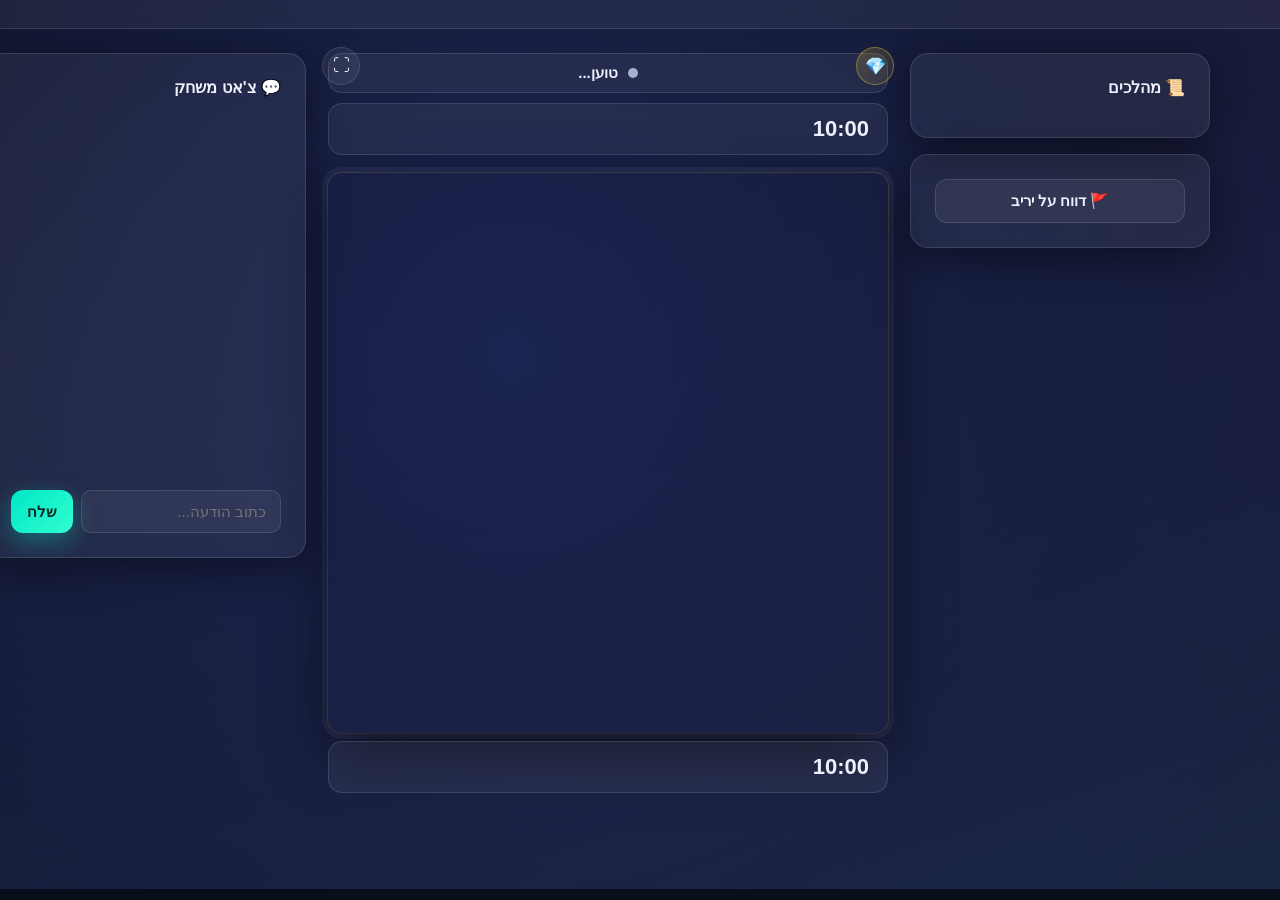
<file: board.html>
<!DOCTYPE html>
<html lang="he" dir="rtl">
<head>
<meta charset="UTF-8" />
<meta name="viewport" content="width=device-width, initial-scale=1.0, maximum-scale=1.0, user-scalable=no" />
<title>משחק — כושרמט</title>
<link rel="icon" href="data:image/svg+xml,<svg xmlns=%22http://www.w3.org/2000/svg%22 viewBox=%220 0 100 100%22><text y=%22.9em%22 font-size=%2290%22>♞</text></svg>">
<link rel="stylesheet" href="css/style.css?v=37" />
</head>
<body>
  <nav class="navbar" id="navbar"></nav>

  <div class="wrap page-enter">
    <div class="game-layout">

      <!-- עמודה ימנית: מהלכים + בקרות -->
      <div class="flex flex-col gap-2">
        <div class="card">
          <div class="section-title" style="font-size:16px;">📜 מהלכים</div>
          <div class="move-list" id="move-list"></div>
        </div>
        <div class="card flex gap-1" id="game-controls" style="display:none;">
          <button class="btn btn-ghost" id="draw-btn" style="flex:1;">🤝 הצע תיקו</button>
          <button class="btn btn-danger" id="resign-btn" style="flex:1;">🏳️ כניעה</button>
        </div>
        <div class="card">
          <button class="btn btn-ghost btn-block" id="report-btn">🚩 דווח על יריב</button>
        </div>
      </div>

      <!-- מרכז: הלוח -->
      <div class="board-wrap" id="board-wrap">
        <button class="fullscreen-toggle-btn" id="fullscreen-btn" title="מסך מלא" onclick="toggleFullscreen()">⛶</button>
        <button class="fullscreen-toggle-btn board3d-toggle-btn" id="toggle-3d-btn" title="תצוגה תלת-ממדית פרימיום">💎</button>
        <div id="board3d-loading" class="board3d-loading" style="display:none;">
          <div class="board3d-spinner"></div>
          <div>טוען תצוגה תלת-ממדית...</div>
        </div>
        <div id="turn-banner" class="turn-banner"><span class="dot"></span><span id="turn-banner-text">טוען...</span></div>

        <div class="flex" style="justify-content:space-between; align-items:center; width:min(560px,92vw); margin-bottom:8px;">
          <div>
            <div id="black-name" style="font-weight:700;"></div>
            <div id="black-captured" class="captured-tray"></div>
          </div>
          <div class="timer" id="black-timer-wrap"><span id="black-timer">10:00</span></div>
        </div>

        <div id="draw-banner" class="card flex" style="justify-content:space-between; align-items:center; width:min(560px,92vw); margin-bottom:8px; display:none; padding:12px 18px;"></div>

        <div class="board" id="board"></div>
        <div class="board3d-wrap-outer" id="board3d-wrap-outer" style="display:none; position:relative;">
          <div class="board3d-container" id="board3d-container"></div>
          <div class="board3d-theme-bar" id="board3d-theme-bar">
            <button class="board3d-theme-btn" data-theme="library" title="ספריית מלוכה">📚</button>
            <button class="board3d-theme-btn" data-theme="palace" title="ארמון">🏛️</button>
            <button class="board3d-theme-btn" data-theme="space" title="חלל">🌌</button>
            <button class="board3d-theme-btn" data-theme="mountain" title="הרי שלג">🏔️</button>
          </div>
        </div>

        <div class="flex" style="justify-content:space-between; align-items:center; width:min(560px,92vw); margin-top:8px;">
          <div>
            <div id="white-name" style="font-weight:700;"></div>
            <div id="white-captured" class="captured-tray"></div>
          </div>
          <div class="timer" id="white-timer-wrap"><span id="white-timer">10:00</span></div>
        </div>

        <div id="last-move-info" class="last-move-info"></div>
      </div>

      <!-- עמודה שמאלית: צ'אט -->
      <div class="card">
        <div class="section-title" style="font-size:16px;">💬 צ'אט משחק</div>
        <div class="chat-box">
          <div class="chat-messages" id="chat-messages"></div>
          <form id="chat-form" class="chat-input-row">
            <input type="text" id="chat-input" placeholder="כתוב הודעה..." autocomplete="off" />
            <button type="submit" class="btn btn-accent" style="padding:10px 16px;">שלח</button>
          </form>
        </div>
      </div>

    </div>
  </div>

  <!-- מודל הכתרה -->
  <div class="overlay" id="promo-overlay" style="display:none;">
    <div class="card">
      <div class="section-title" style="font-size:16px;">בחר חייל להכתרה</div>
      <div class="promo-choices" id="promo-choices"></div>
    </div>
  </div>

  <!-- מודל סיום משחק -->
  <div class="overlay" id="end-overlay" style="display:none;">
    <div class="card">
      <div style="font-size:40px;" id="end-title"></div>
      <p class="muted mt-1" id="end-subtitle"></p>
      <div class="flex gap-1 mt-2" style="justify-content:center;">
        <a href="lobby.html" class="btn btn-primary">חזרה ללובי</a>
        <a href="leaderboard.html" class="btn btn-ghost">טבלת דירוג</a>
      </div>
    </div>
  </div>

  <script>
var supabase=(function(e){function t(e,t){var n={};for(var r in e)Object.prototype.hasOwnProperty.call(e,r)&&t.indexOf(r)<0&&(n[r]=e[r]);if(e!=null&&typeof Object.getOwnPropertySymbols==`function`)for(var i=0,r=Object.getOwnPropertySymbols(e);i<r.length;i++)t.indexOf(r[i])<0&&Object.prototype.propertyIsEnumerable.call(e,r[i])&&(n[r[i]]=e[r[i]]);return n}function n(e,t,n,r){function i(e){return e instanceof n?e:new n(function(t){t(e)})}return new(n||=Promise)(function(n,a){function o(e){try{c(r.next(e))}catch(e){a(e)}}function s(e){try{c(r.throw(e))}catch(e){a(e)}}function c(e){e.done?n(e.value):i(e.value).then(o,s)}c((r=r.apply(e,t||[])).next())})}let r=e=>e?(...t)=>e(...t):(...e)=>fetch(...e);var i=class extends Error{constructor(e,t=`FunctionsError`,n){super(e),this.name=t,this.context=n}toJSON(){return{name:this.name,message:this.message,context:this.context}}},a=class extends i{constructor(e){super(`Failed to send a request to the Edge Function`,`FunctionsFetchError`,e)}},o=class extends i{constructor(e){super(`Relay Error invoking the Edge Function`,`FunctionsRelayError`,e)}},s=class extends i{constructor(e){super(`Edge Function returned a non-2xx status code`,`FunctionsHttpError`,e)}},c;(function(e){e.Any=`any`,e.ApNortheast1=`ap-northeast-1`,e.ApNortheast2=`ap-northeast-2`,e.ApSouth1=`ap-south-1`,e.ApSoutheast1=`ap-southeast-1`,e.ApSoutheast2=`ap-southeast-2`,e.CaCentral1=`ca-central-1`,e.EuCentral1=`eu-central-1`,e.EuWest1=`eu-west-1`,e.EuWest2=`eu-west-2`,e.EuWest3=`eu-west-3`,e.SaEast1=`sa-east-1`,e.UsEast1=`us-east-1`,e.UsWest1=`us-west-1`,e.UsWest2=`us-west-2`})(c||={});var l=class{constructor(e,{headers:t={},customFetch:n,region:i=c.Any}={}){this.url=e,this.headers=t,this.region=i,this.fetch=r(n)}setAuth(e){this.headers.Authorization=`Bearer ${e}`}invoke(e){return n(this,arguments,void 0,function*(e,t={}){let n,r;try{let{headers:i,method:c,body:l,signal:u,timeout:d}=t,f={},{region:p}=t;p||=this.region;let m=new URL(`${this.url}/${e}`);p&&p!==`any`&&(f[`x-region`]=p,m.searchParams.set(`forceFunctionRegion`,p));let h,ee=!!i&&Object.keys(i).some(e=>e.toLowerCase()===`content-type`);l&&!ee?typeof Blob<`u`&&l instanceof Blob||l instanceof ArrayBuffer?(f[`Content-Type`]=`application/octet-stream`,h=l):typeof l==`string`?(f[`Content-Type`]=`text/plain`,h=l):typeof FormData<`u`&&l instanceof FormData?h=l:(f[`Content-Type`]=`application/json`,h=JSON.stringify(l)):h=l&&typeof l!=`string`&&!(typeof Blob<`u`&&l instanceof Blob)&&!(l instanceof ArrayBuffer)&&!(typeof FormData<`u`&&l instanceof FormData)?JSON.stringify(l):l;let te=u;d&&(r=new AbortController,n=setTimeout(()=>r.abort(),d),u?(te=r.signal,u.addEventListener(`abort`,()=>r.abort())):te=r.signal);let g=yield this.fetch(m.toString(),{method:c||`POST`,headers:Object.assign(Object.assign(Object.assign({},f),this.headers),i),body:h,signal:te}).catch(e=>{throw new a(e)}),_=g.headers.get(`x-relay-error`);if(_&&_===`true`)throw new o(g);if(!g.ok)throw new s(g);let v=(g.headers.get(`Content-Type`)??`text/plain`).split(`;`)[0].trim(),y;return y=v===`application/json`?yield g.json():v===`application/octet-stream`||v===`application/pdf`?yield g.blob():v===`text/event-stream`?g:v===`multipart/form-data`?yield g.formData():yield g.text(),{data:y,error:null,response:g}}catch(e){return{data:null,error:e,response:e instanceof s||e instanceof o?e.context:void 0}}finally{n&&clearTimeout(n)}})}};let u=e=>Math.min(1e3*2**e,3e4),d=[520,503],f=[`GET`,`HEAD`,`OPTIONS`];var p=class extends Error{constructor(e){super(e.message),this.name=`PostgrestError`,this.details=e.details,this.hint=e.hint,this.code=e.code}toJSON(){return{name:this.name,message:this.message,details:this.details,hint:this.hint,code:this.code}}};function m(e,t){return new Promise(n=>{if(t?.aborted){n();return}let r=setTimeout(()=>{t?.removeEventListener(`abort`,i),n()},e);function i(){clearTimeout(r),n()}t?.addEventListener(`abort`,i)})}function h(e,t,n,r){return!(!r||n>=3||!f.includes(e)||!d.includes(t))}var ee=class{constructor(e){this.shouldThrowOnError=!1,this.retryEnabled=!0,this.method=e.method,this.url=e.url,this.headers=new Headers(e.headers),this.schema=e.schema,this.body=e.body,this.shouldThrowOnError=e.shouldThrowOnError??!1,this.signal=e.signal,this.isMaybeSingle=e.isMaybeSingle??!1,this.shouldStripNulls=e.shouldStripNulls??!1,this.urlLengthLimit=e.urlLengthLimit??8e3,this.retryEnabled=e.retry??!0,e.fetch?this.fetch=e.fetch:this.fetch=fetch}throwOnError(){return this.shouldThrowOnError=!0,this}stripNulls(){if(this.headers.get(`Accept`)===`text/csv`)throw Error(`stripNulls() cannot be used with csv()`);return this.shouldStripNulls=!0,this}setHeader(e,t){return this.headers=new Headers(this.headers),this.headers.set(e,t),this}retry(e){return this.retryEnabled=e,this}then(e,t){var n=this;if(this.schema===void 0||([`GET`,`HEAD`].includes(this.method)?this.headers.set(`Accept-Profile`,this.schema):this.headers.set(`Content-Profile`,this.schema)),this.method!==`GET`&&this.method!==`HEAD`&&this.headers.set(`Content-Type`,`application/json`),this.shouldStripNulls){let e=this.headers.get(`Accept`);e===`application/vnd.pgrst.object+json`?this.headers.set(`Accept`,`application/vnd.pgrst.object+json;nulls=stripped`):(!e||e===`application/json`)&&this.headers.set(`Accept`,`application/vnd.pgrst.array+json;nulls=stripped`)}let r=this.fetch,i=(async()=>{let e=0;for(;;){let t={};n.headers.forEach((e,n)=>{t[n]=e}),e>0&&(t[`X-Retry-Count`]=String(e));let i;try{i=await r(n.url.toString(),{method:n.method,headers:t,body:JSON.stringify(n.body,(e,t)=>typeof t==`bigint`?t.toString():t),signal:n.signal})}catch(t){if(t?.name===`AbortError`||t?.code===`ABORT_ERR`||!f.includes(n.method))throw t;if(n.retryEnabled&&e<3){let t=u(e);e++,await m(t,n.signal);continue}throw t}if(h(n.method,i.status,e,n.retryEnabled)){let t=i.headers?.get(`Retry-After`)??null,r=t===null?u(e):Math.max(0,parseInt(t,10)||0)*1e3;await i.text(),e++,await m(r,n.signal);continue}return await n.processResponse(i)}})();return this.shouldThrowOnError||(i=i.catch(e=>{let t=``,n=``,r=``,i=e?.cause;if(i){let n=i?.message??``,r=i?.code??``;t=`${e?.name??`FetchError`}: ${e?.message}`,t+=`\n\nCaused by: ${i?.name??`Error`}: ${n}`,r&&(t+=` (${r})`),i?.stack&&(t+=`\n${i.stack}`)}else t=e?.stack??``;let a=this.url.toString().length;return e?.name===`AbortError`||e?.code===`ABORT_ERR`?(r=``,n=`Request was aborted (timeout or manual cancellation)`,a>this.urlLengthLimit&&(n+=`. Note: Your request URL is ${a} characters, which may exceed server limits. If selecting many fields, consider using views. If filtering with large arrays (e.g., .in('id', [many IDs])), consider using an RPC function to pass values server-side.`)):(i?.name===`HeadersOverflowError`||i?.code===`UND_ERR_HEADERS_OVERFLOW`)&&(r=``,n=`HTTP headers exceeded server limits (typically 16KB)`,a>this.urlLengthLimit&&(n+=`. Your request URL is ${a} characters. If selecting many fields, consider using views. If filtering with large arrays (e.g., .in('id', [200+ IDs])), consider using an RPC function instead.`)),{success:!1,error:{message:`${e?.name??`FetchError`}: ${e?.message}`,details:t,hint:n,code:r},data:null,count:null,status:0,statusText:``}})),i.then(e,t)}async processResponse(e){var t=this;let n=null,r=null,i=null,a=e.status,o=e.statusText;if(e.ok){if(t.method!==`HEAD`){let i=await e.text();if(i!==``)if(t.headers.get(`Accept`)===`text/csv`)r=i;else if(t.headers.get(`Accept`)&&t.headers.get(`Accept`)?.includes(`application/vnd.pgrst.plan+text`))r=i;else try{r=JSON.parse(i)}catch{if(n={message:i},r=null,t.shouldThrowOnError)throw new p({message:i,details:``,hint:``,code:``})}}let s=t.headers.get(`Prefer`)?.match(/count=(exact|planned|estimated)/),c=e.headers.get(`content-range`)?.split(`/`);s&&c&&c.length>1&&(i=parseInt(c[1])),t.isMaybeSingle&&Array.isArray(r)&&(r.length>1?(n={code:`PGRST116`,details:`Results contain ${r.length} rows, application/vnd.pgrst.object+json requires 1 row`,hint:null,message:`JSON object requested, multiple (or no) rows returned`},r=null,i=null,a=406,o=`Not Acceptable`):r=r.length===1?r[0]:null)}else{let i=await e.text();try{n=JSON.parse(i),Array.isArray(n)&&e.status===404&&(r=[],n=null,a=200,o=`OK`)}catch{e.status===404&&i===``?(a=204,o=`No Content`):n={message:i}}if(n&&t.shouldThrowOnError)throw new p(n)}return{success:n===null,error:n,data:r,count:i,status:a,statusText:o}}returns(){return this}overrideTypes(){return this}},te=class extends ee{throwOnError(){return super.throwOnError()}select(e){let t=!1,n=(e??`*`).split(``).map(e=>/\s/.test(e)&&!t?``:(e===`"`&&(t=!t),e)).join(``);return this.url.searchParams.set(`select`,n),this.headers.append(`Prefer`,`return=representation`),this}order(e,{ascending:t=!0,nullsFirst:n,foreignTable:r,referencedTable:i=r}={}){let a=i?`${i}.order`:`order`,o=this.url.searchParams.get(a);return this.url.searchParams.set(a,`${o?`${o},`:``}${e}.${t?`asc`:`desc`}${n===void 0?``:n?`.nullsfirst`:`.nullslast`}`),this}limit(e,{foreignTable:t,referencedTable:n=t}={}){let r=n===void 0?`limit`:`${n}.limit`;return this.url.searchParams.set(r,`${e}`),this}range(e,t,{foreignTable:n,referencedTable:r=n}={}){let i=r===void 0?`offset`:`${r}.offset`,a=r===void 0?`limit`:`${r}.limit`;return this.url.searchParams.set(i,`${e}`),this.url.searchParams.set(a,`${t-e+1}`),this}abortSignal(e){return this.signal=e,this}single(){return this.headers.set(`Accept`,`application/vnd.pgrst.object+json`),this}maybeSingle(){return this.isMaybeSingle=!0,this}csv(){return this.headers.set(`Accept`,`text/csv`),this}geojson(){return this.headers.set(`Accept`,`application/geo+json`),this}explain({analyze:e=!1,verbose:t=!1,settings:n=!1,buffers:r=!1,wal:i=!1,format:a=`text`}={}){let o=[e?`analyze`:null,t?`verbose`:null,n?`settings`:null,r?`buffers`:null,i?`wal`:null].filter(Boolean).join(`|`),s=this.headers.get(`Accept`)??`application/json`;return this.headers.set(`Accept`,`application/vnd.pgrst.plan+${a}; for="${s}"; options=${o};`),this}rollback(){return this.headers.append(`Prefer`,`tx=rollback`),this}returns(){return this}maxAffected(e){return this.headers.append(`Prefer`,`handling=strict`),this.headers.append(`Prefer`,`max-affected=${e}`),this}};let g=RegExp(`[,()]`);var _=class extends te{throwOnError(){return super.throwOnError()}eq(e,t){return this.url.searchParams.append(e,`eq.${t}`),this}neq(e,t){return this.url.searchParams.append(e,`neq.${t}`),this}gt(e,t){return this.url.searchParams.append(e,`gt.${t}`),this}gte(e,t){return this.url.searchParams.append(e,`gte.${t}`),this}lt(e,t){return this.url.searchParams.append(e,`lt.${t}`),this}lte(e,t){return this.url.searchParams.append(e,`lte.${t}`),this}like(e,t){return this.url.searchParams.append(e,`like.${t}`),this}likeAllOf(e,t){return this.url.searchParams.append(e,`like(all).{${t.join(`,`)}}`),this}likeAnyOf(e,t){return this.url.searchParams.append(e,`like(any).{${t.join(`,`)}}`),this}ilike(e,t){return this.url.searchParams.append(e,`ilike.${t}`),this}ilikeAllOf(e,t){return this.url.searchParams.append(e,`ilike(all).{${t.join(`,`)}}`),this}ilikeAnyOf(e,t){return this.url.searchParams.append(e,`ilike(any).{${t.join(`,`)}}`),this}regexMatch(e,t){return this.url.searchParams.append(e,`match.${t}`),this}regexIMatch(e,t){return this.url.searchParams.append(e,`imatch.${t}`),this}is(e,t){return this.url.searchParams.append(e,`is.${t}`),this}isDistinct(e,t){return this.url.searchParams.append(e,`isdistinct.${t}`),this}in(e,t){let n=Array.from(new Set(t)).map(e=>typeof e==`string`&&g.test(e)?`"${e}"`:`${e}`).join(`,`);return this.url.searchParams.append(e,`in.(${n})`),this}notIn(e,t){let n=Array.from(new Set(t)).map(e=>typeof e==`string`&&g.test(e)?`"${e}"`:`${e}`).join(`,`);return this.url.searchParams.append(e,`not.in.(${n})`),this}contains(e,t){return typeof t==`string`?this.url.searchParams.append(e,`cs.${t}`):Array.isArray(t)?this.url.searchParams.append(e,`cs.{${t.join(`,`)}}`):this.url.searchParams.append(e,`cs.${JSON.stringify(t)}`),this}containedBy(e,t){return typeof t==`string`?this.url.searchParams.append(e,`cd.${t}`):Array.isArray(t)?this.url.searchParams.append(e,`cd.{${t.join(`,`)}}`):this.url.searchParams.append(e,`cd.${JSON.stringify(t)}`),this}rangeGt(e,t){return this.url.searchParams.append(e,`sr.${t}`),this}rangeGte(e,t){return this.url.searchParams.append(e,`nxl.${t}`),this}rangeLt(e,t){return this.url.searchParams.append(e,`sl.${t}`),this}rangeLte(e,t){return this.url.searchParams.append(e,`nxr.${t}`),this}rangeAdjacent(e,t){return this.url.searchParams.append(e,`adj.${t}`),this}overlaps(e,t){return typeof t==`string`?this.url.searchParams.append(e,`ov.${t}`):this.url.searchParams.append(e,`ov.{${t.join(`,`)}}`),this}textSearch(e,t,{config:n,type:r}={}){let i=``;r===`plain`?i=`pl`:r===`phrase`?i=`ph`:r===`websearch`&&(i=`w`);let a=n===void 0?``:`(${n})`;return this.url.searchParams.append(e,`${i}fts${a}.${t}`),this}match(e){return Object.entries(e).filter(([e,t])=>t!==void 0).forEach(([e,t])=>{this.url.searchParams.append(e,`eq.${t}`)}),this}not(e,t,n){return this.url.searchParams.append(e,`not.${t}.${n}`),this}or(e,{foreignTable:t,referencedTable:n=t}={}){let r=n?`${n}.or`:`or`;return this.url.searchParams.append(r,`(${e})`),this}filter(e,t,n){return this.url.searchParams.append(e,`${t}.${n}`),this}},v=class{constructor(e,{headers:t={},schema:n,fetch:r,urlLengthLimit:i=8e3,retry:a}){this.url=e,this.headers=new Headers(t),this.schema=n,this.fetch=r,this.urlLengthLimit=i,this.retry=a}cloneRequestState(){return{url:new URL(this.url.toString()),headers:new Headers(this.headers)}}select(e,t){let{head:n=!1,count:r}=t??{},i=n?`HEAD`:`GET`,a=!1,o=(e??`*`).split(``).map(e=>/\s/.test(e)&&!a?``:(e===`"`&&(a=!a),e)).join(``),{url:s,headers:c}=this.cloneRequestState();return s.searchParams.set(`select`,o),r&&c.append(`Prefer`,`count=${r}`),new _({method:i,url:s,headers:c,schema:this.schema,fetch:this.fetch,urlLengthLimit:this.urlLengthLimit,retry:this.retry})}insert(e,{count:t,defaultToNull:n=!0}={}){let{url:r,headers:i}=this.cloneRequestState();if(t&&i.append(`Prefer`,`count=${t}`),n||i.append(`Prefer`,`missing=default`),Array.isArray(e)){let t=e.reduce((e,t)=>e.concat(Object.keys(t)),[]);if(t.length>0){let e=[...new Set(t)].map(e=>`"${e}"`);r.searchParams.set(`columns`,e.join(`,`))}}return new _({method:`POST`,url:r,headers:i,schema:this.schema,body:e,fetch:this.fetch??fetch,urlLengthLimit:this.urlLengthLimit,retry:this.retry})}upsert(e,{onConflict:t,ignoreDuplicates:n=!1,count:r,defaultToNull:i=!0}={}){let{url:a,headers:o}=this.cloneRequestState();if(o.append(`Prefer`,`resolution=${n?`ignore`:`merge`}-duplicates`),t!==void 0&&a.searchParams.set(`on_conflict`,t),r&&o.append(`Prefer`,`count=${r}`),i||o.append(`Prefer`,`missing=default`),Array.isArray(e)){let t=e.reduce((e,t)=>e.concat(Object.keys(t)),[]);if(t.length>0){let e=[...new Set(t)].map(e=>`"${e}"`);a.searchParams.set(`columns`,e.join(`,`))}}return new _({method:`POST`,url:a,headers:o,schema:this.schema,body:e,fetch:this.fetch??fetch,urlLengthLimit:this.urlLengthLimit,retry:this.retry})}update(e,{count:t}={}){let{url:n,headers:r}=this.cloneRequestState();return t&&r.append(`Prefer`,`count=${t}`),new _({method:`PATCH`,url:n,headers:r,schema:this.schema,body:e,fetch:this.fetch??fetch,urlLengthLimit:this.urlLengthLimit,retry:this.retry})}delete({count:e}={}){let{url:t,headers:n}=this.cloneRequestState();return e&&n.append(`Prefer`,`count=${e}`),new _({method:`DELETE`,url:t,headers:n,schema:this.schema,fetch:this.fetch??fetch,urlLengthLimit:this.urlLengthLimit,retry:this.retry})}};function y(e){"@babel/helpers - typeof";return y=typeof Symbol==`function`&&typeof Symbol.iterator==`symbol`?function(e){return typeof e}:function(e){return e&&typeof Symbol==`function`&&e.constructor===Symbol&&e!==Symbol.prototype?`symbol`:typeof e},y(e)}function ne(e,t){if(y(e)!=`object`||!e)return e;var n=e[Symbol.toPrimitive];if(n!==void 0){var r=n.call(e,t||`default`);if(y(r)!=`object`)return r;throw TypeError(`@@toPrimitive must return a primitive value.`)}return(t===`string`?String:Number)(e)}function re(e){var t=ne(e,`string`);return y(t)==`symbol`?t:t+``}function ie(e,t,n){return(t=re(t))in e?Object.defineProperty(e,t,{value:n,enumerable:!0,configurable:!0,writable:!0}):e[t]=n,e}function ae(e,t){var n=Object.keys(e);if(Object.getOwnPropertySymbols){var r=Object.getOwnPropertySymbols(e);t&&(r=r.filter(function(t){return Object.getOwnPropertyDescriptor(e,t).enumerable})),n.push.apply(n,r)}return n}function oe(e){for(var t=1;t<arguments.length;t++){var n=arguments[t]==null?{}:arguments[t];t%2?ae(Object(n),!0).forEach(function(t){ie(e,t,n[t])}):Object.getOwnPropertyDescriptors?Object.defineProperties(e,Object.getOwnPropertyDescriptors(n)):ae(Object(n)).forEach(function(t){Object.defineProperty(e,t,Object.getOwnPropertyDescriptor(n,t))})}return e}var se=class e{constructor(e,{headers:t={},schema:n,fetch:r,timeout:i,urlLengthLimit:a=8e3,retry:o}={}){this.url=e,this.headers=new Headers(t),this.schemaName=n,this.urlLengthLimit=a;let s=r??globalThis.fetch;i!==void 0&&i>0?this.fetch=(e,t)=>{let n=new AbortController,r=setTimeout(()=>n.abort(),i),a=t?.signal;if(a){if(a.aborted)return clearTimeout(r),s(e,t);let i=()=>{clearTimeout(r),n.abort()};return a.addEventListener(`abort`,i,{once:!0}),s(e,oe(oe({},t),{},{signal:n.signal})).finally(()=>{clearTimeout(r),a.removeEventListener(`abort`,i)})}return s(e,oe(oe({},t),{},{signal:n.signal})).finally(()=>clearTimeout(r))}:this.fetch=s,this.retry=o}from(e){if(!e||typeof e!=`string`||e.trim()===``)throw Error(`Invalid relation name: relation must be a non-empty string.`);return new v(new URL(`${this.url}/${e}`),{headers:new Headers(this.headers),schema:this.schemaName,fetch:this.fetch,urlLengthLimit:this.urlLengthLimit,retry:this.retry})}schema(t){return new e(this.url,{headers:this.headers,schema:t,fetch:this.fetch,urlLengthLimit:this.urlLengthLimit,retry:this.retry})}rpc(e,t={},{head:n=!1,get:r=!1,count:i}={}){let a,o=new URL(`${this.url}/rpc/${e}`),s,c=e=>typeof e==`object`&&!!e&&(!Array.isArray(e)||e.some(c)),l=n&&Object.values(t).some(c);l?(a=`POST`,s=t):n||r?(a=n?`HEAD`:`GET`,Object.entries(t).filter(([e,t])=>t!==void 0).map(([e,t])=>[e,Array.isArray(t)?`{${t.join(`,`)}}`:`${t}`]).forEach(([e,t])=>{o.searchParams.append(e,t)})):(a=`POST`,s=t);let u=new Headers(this.headers);return l?u.set(`Prefer`,i?`count=${i},return=minimal`:`return=minimal`):i&&u.set(`Prefer`,`count=${i}`),new _({method:a,url:o,headers:u,schema:this.schemaName,body:s,fetch:this.fetch??fetch,urlLengthLimit:this.urlLengthLimit,retry:this.retry})}},ce=class{constructor(){}static detectEnvironment(){if(typeof WebSocket<`u`)return{type:`native`,wsConstructor:WebSocket};let e=globalThis;if(typeof globalThis<`u`&&e.WebSocket!==void 0)return{type:`native`,wsConstructor:e.WebSocket};let t=typeof global<`u`?global:void 0;if(t&&t.WebSocket!==void 0)return{type:`native`,wsConstructor:t.WebSocket};if(typeof globalThis<`u`&&e.WebSocketPair!==void 0&&globalThis.WebSocket===void 0)return{type:`cloudflare`,error:`Cloudflare Workers detected. WebSocket clients are not supported in Cloudflare Workers.`,workaround:`Use Cloudflare Workers WebSocket API for server-side WebSocket handling, or deploy to a different runtime.`};if(typeof globalThis<`u`&&e.EdgeRuntime||typeof navigator<`u`&&navigator.userAgent?.includes(`Vercel-Edge`))return{type:`unsupported`,error:`Edge runtime detected (Vercel Edge/Netlify Edge). WebSockets are not supported in edge functions.`,workaround:`Use serverless functions or a different deployment target for WebSocket functionality.`};let n=globalThis.process;if(n){let e=n.versions;if(e&&e.node)return{type:`unsupported`,error:`Node.js detected but native WebSocket not found.`,workaround:`Ensure you are running Node.js 22+ or provide a WebSocket implementation via the transport option.`}}return{type:`unsupported`,error:`Unknown JavaScript runtime without WebSocket support.`,workaround:`Ensure you're running in a supported environment (browser, Node.js, Deno) or provide a custom WebSocket implementation.`}}static getWebSocketConstructor(){let e=this.detectEnvironment();if(e.wsConstructor)return e.wsConstructor;let t=e.error||`WebSocket not supported in this environment.`;throw e.workaround&&(t+=`\n\nSuggested solution: ${e.workaround}`),Error(t)}static isWebSocketSupported(){try{return this.detectEnvironment().type===`native`}catch{return!1}}};let b={closed:`closed`,errored:`errored`,joined:`joined`,joining:`joining`,leaving:`leaving`},le={close:`phx_close`,error:`phx_error`,join:`phx_join`,reply:`phx_reply`,leave:`phx_leave`,access_token:`access_token`},ue={connecting:`connecting`,open:`open`,closing:`closing`,closed:`closed`};var de=class{constructor(e){this.HEADER_LENGTH=1,this.USER_BROADCAST_PUSH_META_LENGTH=6,this.KINDS={userBroadcastPush:3,userBroadcast:4},this.BINARY_ENCODING=0,this.JSON_ENCODING=1,this.BROADCAST_EVENT=`broadcast`,this.allowedMetadataKeys=[],this.allowedMetadataKeys=e??[]}encode(e,t){if(e.event===this.BROADCAST_EVENT&&!(e.payload instanceof ArrayBuffer)&&typeof e.payload.event==`string`)return t(this._binaryEncodeUserBroadcastPush(e));let n=[e.join_ref,e.ref,e.topic,e.event,e.payload];return t(JSON.stringify(n))}_binaryEncodeUserBroadcastPush(e){return this._isArrayBuffer(e.payload?.payload)?this._encodeBinaryUserBroadcastPush(e):this._encodeJsonUserBroadcastPush(e)}_encodeBinaryUserBroadcastPush(e){let t=e.payload?.payload??new ArrayBuffer(0);return this._encodeUserBroadcastPush(e,this.BINARY_ENCODING,t)}_encodeJsonUserBroadcastPush(e){let t=e.payload?.payload??{},n=new TextEncoder().encode(JSON.stringify(t)).buffer;return this._encodeUserBroadcastPush(e,this.JSON_ENCODING,n)}_encodeUserBroadcastPush(e,t,n){let r=e.topic,i=e.ref??``,a=e.join_ref??``,o=e.payload.event,s=this.allowedMetadataKeys?this._pick(e.payload,this.allowedMetadataKeys):{},c=Object.keys(s).length===0?``:JSON.stringify(s);if(a.length>255)throw Error(`joinRef length ${a.length} exceeds maximum of 255`);if(i.length>255)throw Error(`ref length ${i.length} exceeds maximum of 255`);if(r.length>255)throw Error(`topic length ${r.length} exceeds maximum of 255`);if(o.length>255)throw Error(`userEvent length ${o.length} exceeds maximum of 255`);if(c.length>255)throw Error(`metadata length ${c.length} exceeds maximum of 255`);let l=this.USER_BROADCAST_PUSH_META_LENGTH+a.length+i.length+r.length+o.length+c.length,u=new ArrayBuffer(this.HEADER_LENGTH+l),d=new DataView(u),f=0;d.setUint8(f++,this.KINDS.userBroadcastPush),d.setUint8(f++,a.length),d.setUint8(f++,i.length),d.setUint8(f++,r.length),d.setUint8(f++,o.length),d.setUint8(f++,c.length),d.setUint8(f++,t),Array.from(a,e=>d.setUint8(f++,e.charCodeAt(0))),Array.from(i,e=>d.setUint8(f++,e.charCodeAt(0))),Array.from(r,e=>d.setUint8(f++,e.charCodeAt(0))),Array.from(o,e=>d.setUint8(f++,e.charCodeAt(0))),Array.from(c,e=>d.setUint8(f++,e.charCodeAt(0)));var p=new Uint8Array(u.byteLength+n.byteLength);return p.set(new Uint8Array(u),0),p.set(new Uint8Array(n),u.byteLength),p.buffer}decode(e,t){if(this._isArrayBuffer(e))return t(this._binaryDecode(e));if(typeof e==`string`){let[n,r,i,a,o]=JSON.parse(e);return t({join_ref:n,ref:r,topic:i,event:a,payload:o})}return t({})}_binaryDecode(e){let t=new DataView(e),n=t.getUint8(0),r=new TextDecoder;switch(n){case this.KINDS.userBroadcast:return this._decodeUserBroadcast(e,t,r)}}_decodeUserBroadcast(e,t,n){let r=t.getUint8(1),i=t.getUint8(2),a=t.getUint8(3),o=t.getUint8(4),s=this.HEADER_LENGTH+4,c=n.decode(e.slice(s,s+r));s+=r;let l=n.decode(e.slice(s,s+i));s+=i;let u=n.decode(e.slice(s,s+a));s+=a;let d=e.slice(s,e.byteLength),f=o===this.JSON_ENCODING?JSON.parse(n.decode(d)):d,p={type:this.BROADCAST_EVENT,event:l,payload:f};return a>0&&(p.meta=JSON.parse(u)),{join_ref:null,ref:null,topic:c,event:this.BROADCAST_EVENT,payload:p}}_isArrayBuffer(e){return e instanceof ArrayBuffer||e?.constructor?.name===`ArrayBuffer`}_pick(e,t){return!e||typeof e!=`object`?{}:Object.fromEntries(Object.entries(e).filter(([e])=>t.includes(e)))}},x;(function(e){e.abstime=`abstime`,e.bool=`bool`,e.date=`date`,e.daterange=`daterange`,e.float4=`float4`,e.float8=`float8`,e.int2=`int2`,e.int4=`int4`,e.int4range=`int4range`,e.int8=`int8`,e.int8range=`int8range`,e.json=`json`,e.jsonb=`jsonb`,e.money=`money`,e.numeric=`numeric`,e.oid=`oid`,e.reltime=`reltime`,e.text=`text`,e.time=`time`,e.timestamp=`timestamp`,e.timestamptz=`timestamptz`,e.timetz=`timetz`,e.tsrange=`tsrange`,e.tstzrange=`tstzrange`})(x||={});let fe=(e,t,n={})=>{let r=n.skipTypes??[];return t?Object.keys(t).reduce((n,i)=>(n[i]=pe(i,e,t,r),n),{}):{}},pe=(e,t,n,r)=>{let i=t.find(t=>t.name===e)?.type,a=n[e];return i&&!r.includes(i)?me(i,a):he(a)},me=(e,t)=>{if(e.charAt(0)===`_`)return ye(t,e.slice(1,e.length));switch(e){case x.bool:return ge(t);case x.float4:case x.float8:case x.int2:case x.int4:case x.int8:case x.numeric:case x.oid:return _e(t);case x.json:case x.jsonb:return ve(t);case x.timestamp:return be(t);case x.abstime:case x.date:case x.daterange:case x.int4range:case x.int8range:case x.money:case x.reltime:case x.text:case x.time:case x.timestamptz:case x.timetz:case x.tsrange:case x.tstzrange:return he(t);default:return he(t)}},he=e=>e,ge=e=>{switch(e){case`t`:return!0;case`f`:return!1;default:return e}},_e=e=>{if(typeof e==`string`){let t=parseFloat(e);if(!Number.isNaN(t))return t}return e},ve=e=>{if(typeof e==`string`)try{return JSON.parse(e)}catch{return e}return e},ye=(e,t)=>{if(typeof e!=`string`)return e;let n=e.length-1,r=e[n];if(e[0]===`{`&&r===`}`){let r,i=e.slice(1,n);try{r=JSON.parse(`[`+i+`]`)}catch{r=i?i.split(`,`):[]}return r.map(e=>me(t,e))}return e},be=e=>typeof e==`string`?e.replace(` `,`T`):e,xe=e=>{let t=new URL(e);return t.protocol=t.protocol.replace(/^ws/i,`http`),t.pathname=t.pathname.replace(/\/+$/,``).replace(/\/socket\/websocket$/i,``).replace(/\/socket$/i,``).replace(/\/websocket$/i,``),t.pathname===``||t.pathname===`/`?t.pathname=`/api/broadcast`:t.pathname+=`/api/broadcast`,t.href};var Se=e=>typeof e==`function`?e:function(){return e},Ce=typeof self<`u`?self:null,we=typeof window<`u`?window:null,S=Ce||we||globalThis,Te=`2.0.0`,Ee=1e4,De=1e3,C={connecting:0,open:1,closing:2,closed:3},w={closed:`closed`,errored:`errored`,joined:`joined`,joining:`joining`,leaving:`leaving`},T={close:`phx_close`,error:`phx_error`,join:`phx_join`,reply:`phx_reply`,leave:`phx_leave`},Oe={longpoll:`longpoll`,websocket:`websocket`},ke={complete:4},Ae=`base64url.bearer.phx.`,je=class{constructor(e,t,n,r){this.channel=e,this.event=t,this.payload=n||function(){return{}},this.receivedResp=null,this.timeout=r,this.timeoutTimer=null,this.recHooks=[],this.sent=!1,this.ref=void 0}resend(e){this.timeout=e,this.reset(),this.send()}send(){this.hasReceived(`timeout`)||(this.startTimeout(),this.sent=!0,this.channel.socket.push({topic:this.channel.topic,event:this.event,payload:this.payload(),ref:this.ref,join_ref:this.channel.joinRef()}))}receive(e,t){return this.hasReceived(e)&&t(this.receivedResp.response),this.recHooks.push({status:e,callback:t}),this}reset(){this.cancelRefEvent(),this.ref=null,this.refEvent=null,this.receivedResp=null,this.sent=!1}destroy(){this.cancelRefEvent(),this.cancelTimeout()}matchReceive({status:e,response:t,_ref:n}){this.recHooks.filter(t=>t.status===e).forEach(e=>e.callback(t))}cancelRefEvent(){this.refEvent&&this.channel.off(this.refEvent)}cancelTimeout(){clearTimeout(this.timeoutTimer),this.timeoutTimer=null}startTimeout(){this.timeoutTimer&&this.cancelTimeout(),this.ref=this.channel.socket.makeRef(),this.refEvent=this.channel.replyEventName(this.ref),this.channel.on(this.refEvent,e=>{this.cancelRefEvent(),this.cancelTimeout(),this.receivedResp=e,this.matchReceive(e)}),this.timeoutTimer=setTimeout(()=>{this.trigger(`timeout`,{})},this.timeout)}hasReceived(e){return this.receivedResp&&this.receivedResp.status===e}trigger(e,t){this.channel.trigger(this.refEvent,{status:e,response:t})}},Me=class{constructor(e,t){this.callback=e,this.timerCalc=t,this.timer=void 0,this.tries=0}reset(){this.tries=0,clearTimeout(this.timer)}scheduleTimeout(){clearTimeout(this.timer),this.timer=setTimeout(()=>{this.tries+=1,this.callback()},this.timerCalc(this.tries+1))}},Ne=class{constructor(e,t,n){this.state=w.closed,this.topic=e,this.params=Se(t||{}),this.socket=n,this.bindings=[],this.bindingRef=0,this.timeout=this.socket.timeout,this.joinedOnce=!1,this.joinPush=new je(this,T.join,this.params,this.timeout),this.pushBuffer=[],this.stateChangeRefs=[],this.rejoinTimer=new Me(()=>{this.socket.isConnected()&&this.rejoin()},this.socket.rejoinAfterMs),this.stateChangeRefs.push(this.socket.onError(()=>this.rejoinTimer.reset())),this.stateChangeRefs.push(this.socket.onOpen(()=>{this.rejoinTimer.reset(),this.isErrored()&&this.rejoin()})),this.joinPush.receive(`ok`,()=>{this.state=w.joined,this.rejoinTimer.reset(),this.pushBuffer.forEach(e=>e.send()),this.pushBuffer=[]}),this.joinPush.receive(`error`,e=>{this.state=w.errored,this.socket.hasLogger()&&this.socket.log(`channel`,`error ${this.topic}`,e),this.socket.isConnected()&&this.rejoinTimer.scheduleTimeout()}),this.onClose(()=>{this.rejoinTimer.reset(),this.socket.hasLogger()&&this.socket.log(`channel`,`close ${this.topic}`),this.state=w.closed,this.socket.remove(this)}),this.onError(e=>{this.socket.hasLogger()&&this.socket.log(`channel`,`error ${this.topic}`,e),this.isJoining()&&this.joinPush.reset(),this.state=w.errored,this.socket.isConnected()&&this.rejoinTimer.scheduleTimeout()}),this.joinPush.receive(`timeout`,()=>{this.socket.hasLogger()&&this.socket.log(`channel`,`timeout ${this.topic}`,this.joinPush.timeout),new je(this,T.leave,Se({}),this.timeout).send(),this.state=w.errored,this.joinPush.reset(),this.socket.isConnected()&&this.rejoinTimer.scheduleTimeout()}),this.on(T.reply,(e,t)=>{this.trigger(this.replyEventName(t),e)})}join(e=this.timeout){if(this.joinedOnce)throw Error(`tried to join multiple times. 'join' can only be called a single time per channel instance`);return this.timeout=e,this.joinedOnce=!0,this.rejoin(),this.joinPush}teardown(){this.pushBuffer.forEach(e=>e.destroy()),this.pushBuffer=[],this.rejoinTimer.reset(),this.joinPush.destroy(),this.state=w.closed,this.bindings=[]}onClose(e){this.on(T.close,e)}onError(e){return this.on(T.error,t=>e(t))}on(e,t){let n=this.bindingRef++;return this.bindings.push({event:e,ref:n,callback:t}),n}off(e,t){this.bindings=this.bindings.filter(n=>!(n.event===e&&(t===void 0||t===n.ref)))}canPush(){return this.socket.isConnected()&&this.isJoined()}push(e,t,n=this.timeout){if(t||={},!this.joinedOnce)throw Error(`tried to push '${e}' to '${this.topic}' before joining. Use channel.join() before pushing events`);let r=new je(this,e,function(){return t},n);return this.canPush()?r.send():(r.startTimeout(),this.pushBuffer.push(r)),r}leave(e=this.timeout){this.rejoinTimer.reset(),this.joinPush.cancelTimeout(),this.state=w.leaving;let t=()=>{this.socket.hasLogger()&&this.socket.log(`channel`,`leave ${this.topic}`),this.trigger(T.close,`leave`)},n=new je(this,T.leave,Se({}),e);return n.receive(`ok`,()=>t()).receive(`timeout`,()=>t()),n.send(),this.canPush()||n.trigger(`ok`,{}),n}onMessage(e,t,n){return t}filterBindings(e,t,n){return!0}isMember(e,t,n,r){return this.topic===e?r&&r!==this.joinRef()?(this.socket.hasLogger()&&this.socket.log(`channel`,`dropping outdated message`,{topic:e,event:t,payload:n,joinRef:r}),!1):!0:!1}joinRef(){return this.joinPush.ref}rejoin(e=this.timeout){this.isLeaving()||(this.socket.leaveOpenTopic(this.topic),this.state=w.joining,this.joinPush.resend(e))}trigger(e,t,n,r){let i=this.onMessage(e,t,n,r);if(t&&!i)throw Error(`channel onMessage callbacks must return the payload, modified or unmodified`);let a=this.bindings.filter(r=>r.event===e&&this.filterBindings(r,t,n));for(let e=0;e<a.length;e++)a[e].callback(i,n,r||this.joinRef())}replyEventName(e){return`chan_reply_${e}`}isClosed(){return this.state===w.closed}isErrored(){return this.state===w.errored}isJoined(){return this.state===w.joined}isJoining(){return this.state===w.joining}isLeaving(){return this.state===w.leaving}},Pe=class{static request(e,t,n,r,i,a,o){if(S.XDomainRequest){let n=new S.XDomainRequest;return this.xdomainRequest(n,e,t,r,i,a,o)}else if(S.XMLHttpRequest){let s=new S.XMLHttpRequest;return this.xhrRequest(s,e,t,n,r,i,a,o)}else if(S.fetch&&S.AbortController)return this.fetchRequest(e,t,n,r,i,a,o);else throw Error(`No suitable XMLHttpRequest implementation found`)}static fetchRequest(e,t,n,r,i,a,o){let s={method:e,headers:n,body:r},c=null;return i&&(c=new AbortController,setTimeout(()=>c.abort(),i),s.signal=c.signal),S.fetch(t,s).then(e=>e.text()).then(e=>this.parseJSON(e)).then(e=>o&&o(e)).catch(e=>{e.name===`AbortError`&&a?a():o&&o(null)}),c}static xdomainRequest(e,t,n,r,i,a,o){return e.timeout=i,e.open(t,n),e.onload=()=>{let t=this.parseJSON(e.responseText);o&&o(t)},a&&(e.ontimeout=a),e.onprogress=()=>{},e.send(r),e}static xhrRequest(e,t,n,r,i,a,o,s){e.open(t,n,!0),e.timeout=a;for(let[t,n]of Object.entries(r))e.setRequestHeader(t,n);return e.onerror=()=>s&&s(null),e.onreadystatechange=()=>{e.readyState===ke.complete&&s&&s(this.parseJSON(e.responseText))},o&&(e.ontimeout=o),e.send(i),e}static parseJSON(e){if(!e||e===``)return null;try{return JSON.parse(e)}catch{return console&&console.log(`failed to parse JSON response`,e),null}}static serialize(e,t){let n=[];for(var r in e){if(!Object.prototype.hasOwnProperty.call(e,r))continue;let i=t?`${t}[${r}]`:r,a=e[r];typeof a==`object`?n.push(this.serialize(a,i)):n.push(encodeURIComponent(i)+`=`+encodeURIComponent(a))}return n.join(`&`)}static appendParams(e,t){return Object.keys(t).length===0?e:`${e}${e.match(/\?/)?`&`:`?`}${this.serialize(t)}`}},Fe=e=>{let t=``,n=new Uint8Array(e),r=n.byteLength;for(let e=0;e<r;e++)t+=String.fromCharCode(n[e]);return btoa(t)},Ie=class{constructor(e,t){t&&t.length===2&&t[1].startsWith(Ae)&&(this.authToken=atob(t[1].slice(Ae.length))),this.endPoint=null,this.token=null,this.skipHeartbeat=!0,this.reqs=new Set,this.awaitingBatchAck=!1,this.currentBatch=null,this.currentBatchTimer=null,this.batchBuffer=[],this.onopen=function(){},this.onerror=function(){},this.onmessage=function(){},this.onclose=function(){},this.pollEndpoint=this.normalizeEndpoint(e),this.readyState=C.connecting,setTimeout(()=>this.poll(),0)}normalizeEndpoint(e){return e.replace(`ws://`,`http://`).replace(`wss://`,`https://`).replace(RegExp(`(.*)/`+Oe.websocket),`$1/`+Oe.longpoll)}endpointURL(){return Pe.appendParams(this.pollEndpoint,{token:this.token})}closeAndRetry(e,t,n){this.close(e,t,n),this.readyState=C.connecting}ontimeout(){this.onerror(`timeout`),this.closeAndRetry(1005,`timeout`,!1)}isActive(){return this.readyState===C.open||this.readyState===C.connecting}poll(){let e={Accept:`application/json`};this.authToken&&(e[`X-Phoenix-AuthToken`]=this.authToken),this.ajax(`GET`,e,null,()=>this.ontimeout(),e=>{if(e){var{status:t,token:n,messages:r}=e;if(t===410&&this.token!==null){this.onerror(410),this.closeAndRetry(3410,`session_gone`,!1);return}this.token=n}else t=0;switch(t){case 200:r.forEach(e=>{setTimeout(()=>this.onmessage({data:e}),0)}),this.poll();break;case 204:this.poll();break;case 410:this.readyState=C.open,this.onopen({}),this.poll();break;case 403:this.onerror(403),this.close(1008,`forbidden`,!1);break;case 0:case 500:this.onerror(500),this.closeAndRetry(1011,`internal server error`,500);break;default:throw Error(`unhandled poll status ${t}`)}})}send(e){typeof e!=`string`&&(e=Fe(e)),this.currentBatch?this.currentBatch.push(e):this.awaitingBatchAck?this.batchBuffer.push(e):(this.currentBatch=[e],this.currentBatchTimer=setTimeout(()=>{this.batchSend(this.currentBatch),this.currentBatch=null},0))}batchSend(e){this.awaitingBatchAck=!0,this.ajax(`POST`,{"Content-Type":`application/x-ndjson`},e.join(`
`),()=>this.onerror(`timeout`),e=>{this.awaitingBatchAck=!1,!e||e.status!==200?(this.onerror(e&&e.status),this.closeAndRetry(1011,`internal server error`,!1)):this.batchBuffer.length>0&&(this.batchSend(this.batchBuffer),this.batchBuffer=[])})}close(e,t,n){for(let e of this.reqs)e.abort();this.readyState=C.closed;let r=Object.assign({code:1e3,reason:void 0,wasClean:!0},{code:e,reason:t,wasClean:n});this.batchBuffer=[],clearTimeout(this.currentBatchTimer),this.currentBatchTimer=null,typeof CloseEvent<`u`?this.onclose(new CloseEvent(`close`,r)):this.onclose(r)}ajax(e,t,n,r,i){let a;a=Pe.request(e,this.endpointURL(),t,n,this.timeout,()=>{this.reqs.delete(a),r()},e=>{this.reqs.delete(a),this.isActive()&&i(e)}),this.reqs.add(a)}},Le=class e{constructor(t,n={}){let r=n.events||{state:`presence_state`,diff:`presence_diff`};this.state={},this.pendingDiffs=[],this.channel=t,this.joinRef=null,this.caller={onJoin:function(){},onLeave:function(){},onSync:function(){}},this.channel.on(r.state,t=>{let{onJoin:n,onLeave:r,onSync:i}=this.caller;this.joinRef=this.channel.joinRef(),this.state=e.syncState(this.state,t,n,r),this.pendingDiffs.forEach(t=>{this.state=e.syncDiff(this.state,t,n,r)}),this.pendingDiffs=[],i()}),this.channel.on(r.diff,t=>{let{onJoin:n,onLeave:r,onSync:i}=this.caller;this.inPendingSyncState()?this.pendingDiffs.push(t):(this.state=e.syncDiff(this.state,t,n,r),i())})}onJoin(e){this.caller.onJoin=e}onLeave(e){this.caller.onLeave=e}onSync(e){this.caller.onSync=e}list(t){return e.list(this.state,t)}inPendingSyncState(){return!this.joinRef||this.joinRef!==this.channel.joinRef()}static syncState(e,t,n,r){let i=this.clone(e),a={},o={};return this.map(i,(e,n)=>{t[e]||(o[e]=n)}),this.map(t,(e,t)=>{let n=i[e];if(n){let r=t.metas.map(e=>e.phx_ref),i=n.metas.map(e=>e.phx_ref),s=t.metas.filter(e=>i.indexOf(e.phx_ref)<0),c=n.metas.filter(e=>r.indexOf(e.phx_ref)<0);s.length>0&&(a[e]=t,a[e].metas=s),c.length>0&&(o[e]=this.clone(n),o[e].metas=c)}else a[e]=t}),this.syncDiff(i,{joins:a,leaves:o},n,r)}static syncDiff(e,t,n,r){let{joins:i,leaves:a}=this.clone(t);return n||=function(){},r||=function(){},this.map(i,(t,r)=>{let i=e[t];if(e[t]=this.clone(r),i){let n=e[t].metas.map(e=>e.phx_ref),r=i.metas.filter(e=>n.indexOf(e.phx_ref)<0);e[t].metas.unshift(...r)}n(t,i,r)}),this.map(a,(t,n)=>{let i=e[t];if(!i)return;let a=n.metas.map(e=>e.phx_ref);i.metas=i.metas.filter(e=>a.indexOf(e.phx_ref)<0),r(t,i,n),i.metas.length===0&&delete e[t]}),e}static list(e,t){return t||=function(e,t){return t},this.map(e,(e,n)=>t(e,n))}static map(e,t){return Object.getOwnPropertyNames(e).map(n=>t(n,e[n]))}static clone(e){return JSON.parse(JSON.stringify(e))}},Re={HEADER_LENGTH:1,META_LENGTH:4,KINDS:{push:0,reply:1,broadcast:2},encode(e,t){if(e.payload.constructor===ArrayBuffer)return t(this.binaryEncode(e));{let n=[e.join_ref,e.ref,e.topic,e.event,e.payload];return t(JSON.stringify(n))}},decode(e,t){if(e.constructor===ArrayBuffer)return t(this.binaryDecode(e));{let[n,r,i,a,o]=JSON.parse(e);return t({join_ref:n,ref:r,topic:i,event:a,payload:o})}},binaryEncode(e){let{join_ref:t,ref:n,event:r,topic:i,payload:a}=e,o=this.META_LENGTH+t.length+n.length+i.length+r.length,s=new ArrayBuffer(this.HEADER_LENGTH+o),c=new DataView(s),l=0;c.setUint8(l++,this.KINDS.push),c.setUint8(l++,t.length),c.setUint8(l++,n.length),c.setUint8(l++,i.length),c.setUint8(l++,r.length),Array.from(t,e=>c.setUint8(l++,e.charCodeAt(0))),Array.from(n,e=>c.setUint8(l++,e.charCodeAt(0))),Array.from(i,e=>c.setUint8(l++,e.charCodeAt(0))),Array.from(r,e=>c.setUint8(l++,e.charCodeAt(0)));var u=new Uint8Array(s.byteLength+a.byteLength);return u.set(new Uint8Array(s),0),u.set(new Uint8Array(a),s.byteLength),u.buffer},binaryDecode(e){let t=new DataView(e),n=t.getUint8(0),r=new TextDecoder;switch(n){case this.KINDS.push:return this.decodePush(e,t,r);case this.KINDS.reply:return this.decodeReply(e,t,r);case this.KINDS.broadcast:return this.decodeBroadcast(e,t,r)}},decodePush(e,t,n){let r=t.getUint8(1),i=t.getUint8(2),a=t.getUint8(3),o=this.HEADER_LENGTH+this.META_LENGTH-1,s=n.decode(e.slice(o,o+r));o+=r;let c=n.decode(e.slice(o,o+i));o+=i;let l=n.decode(e.slice(o,o+a));return o+=a,{join_ref:s,ref:null,topic:c,event:l,payload:e.slice(o,e.byteLength)}},decodeReply(e,t,n){let r=t.getUint8(1),i=t.getUint8(2),a=t.getUint8(3),o=t.getUint8(4),s=this.HEADER_LENGTH+this.META_LENGTH,c=n.decode(e.slice(s,s+r));s+=r;let l=n.decode(e.slice(s,s+i));s+=i;let u=n.decode(e.slice(s,s+a));s+=a;let d=n.decode(e.slice(s,s+o));s+=o;let f={status:d,response:e.slice(s,e.byteLength)};return{join_ref:c,ref:l,topic:u,event:T.reply,payload:f}},decodeBroadcast(e,t,n){let r=t.getUint8(1),i=t.getUint8(2),a=this.HEADER_LENGTH+2,o=n.decode(e.slice(a,a+r));a+=r;let s=n.decode(e.slice(a,a+i));return a+=i,{join_ref:null,ref:null,topic:o,event:s,payload:e.slice(a,e.byteLength)}}},ze=class{constructor(e,t={}){this.stateChangeCallbacks={open:[],close:[],error:[],message:[]},this.channels=[],this.sendBuffer=[],this.ref=0,this.fallbackRef=null,this.timeout=t.timeout||Ee,this.transport=t.transport||S.WebSocket||Ie,this.conn=void 0,this.primaryPassedHealthCheck=!1,this.longPollFallbackMs=t.longPollFallbackMs,this.fallbackTimer=null;let n=null;try{n=S&&S.sessionStorage}catch{}this.sessionStore=t.sessionStorage||n,this.establishedConnections=0,this.defaultEncoder=Re.encode.bind(Re),this.defaultDecoder=Re.decode.bind(Re),this.closeWasClean=!0,this.disconnecting=!1,this.binaryType=t.binaryType||`arraybuffer`,this.connectClock=1,this.pageHidden=!1,this.encode=void 0,this.decode=void 0,this.transport===Ie?(this.encode=this.defaultEncoder,this.decode=this.defaultDecoder):(this.encode=t.encode||this.defaultEncoder,this.decode=t.decode||this.defaultDecoder);let r=null;we&&we.addEventListener&&(we.addEventListener(`pagehide`,e=>{this.conn&&(this.disconnect(),r=this.connectClock)}),we.addEventListener(`pageshow`,e=>{r===this.connectClock&&(r=null,this.connect())}),we.addEventListener(`visibilitychange`,()=>{document.visibilityState===`hidden`?this.pageHidden=!0:(this.pageHidden=!1,!this.isConnected()&&!this.closeWasClean&&this.teardown(()=>this.connect()))})),this.heartbeatIntervalMs=t.heartbeatIntervalMs||3e4,this.autoSendHeartbeat=t.autoSendHeartbeat??!0,this.heartbeatCallback=t.heartbeatCallback??(()=>{}),this.rejoinAfterMs=e=>t.rejoinAfterMs?t.rejoinAfterMs(e):[1e3,2e3,5e3][e-1]||1e4,this.reconnectAfterMs=e=>t.reconnectAfterMs?t.reconnectAfterMs(e):[10,50,100,150,200,250,500,1e3,2e3][e-1]||5e3,this.logger=t.logger||null,!this.logger&&t.debug&&(this.logger=(e,t,n)=>{console.log(`${e}: ${t}`,n)}),this.longpollerTimeout=t.longpollerTimeout||2e4,this.params=Se(t.params||{}),this.endPoint=`${e}/${Oe.websocket}`,this.vsn=t.vsn||Te,this.heartbeatTimeoutTimer=null,this.heartbeatTimer=null,this.heartbeatSentAt=null,this.pendingHeartbeatRef=null,this.reconnectTimer=new Me(()=>{if(this.pageHidden){this.log(`Not reconnecting as page is hidden!`),this.teardown();return}this.teardown(async()=>{t.beforeReconnect&&await t.beforeReconnect(),this.connect()})},this.reconnectAfterMs),this.authToken=t.authToken}getLongPollTransport(){return Ie}replaceTransport(e){this.connectClock++,this.closeWasClean=!0,clearTimeout(this.fallbackTimer),this.reconnectTimer.reset(),this.conn&&=(this.conn.close(),null),this.transport=e}protocol(){return location.protocol.match(/^https/)?`wss`:`ws`}endPointURL(){let e=Pe.appendParams(Pe.appendParams(this.endPoint,this.params()),{vsn:this.vsn});return e.charAt(0)===`/`?e.charAt(1)===`/`?`${this.protocol()}:${e}`:`${this.protocol()}://${location.host}${e}`:e}disconnect(e,t,n){this.connectClock++,this.disconnecting=!0,this.closeWasClean=!0,clearTimeout(this.fallbackTimer),this.reconnectTimer.reset(),this.teardown(()=>{this.disconnecting=!1,e&&e()},t,n)}connect(e){e&&(console&&console.log(`passing params to connect is deprecated. Instead pass :params to the Socket constructor`),this.params=Se(e)),!(this.conn&&!this.disconnecting)&&(this.longPollFallbackMs&&this.transport!==Ie?this.connectWithFallback(Ie,this.longPollFallbackMs):this.transportConnect())}log(e,t,n){this.logger&&this.logger(e,t,n)}hasLogger(){return this.logger!==null}onOpen(e){let t=this.makeRef();return this.stateChangeCallbacks.open.push([t,e]),t}onClose(e){let t=this.makeRef();return this.stateChangeCallbacks.close.push([t,e]),t}onError(e){let t=this.makeRef();return this.stateChangeCallbacks.error.push([t,e]),t}onMessage(e){let t=this.makeRef();return this.stateChangeCallbacks.message.push([t,e]),t}onHeartbeat(e){this.heartbeatCallback=e}ping(e){if(!this.isConnected())return!1;let t=this.makeRef(),n=Date.now();this.push({topic:`phoenix`,event:`heartbeat`,payload:{},ref:t});let r=this.onMessage(i=>{i.ref===t&&(this.off([r]),e(Date.now()-n))});return!0}transportName(e){switch(e){case Ie:return`LongPoll`;default:return e.name}}transportConnect(){this.connectClock++,this.closeWasClean=!1;let e;this.authToken&&(e=[`phoenix`,`${Ae}${btoa(this.authToken).replace(/=/g,``)}`]),this.conn=new this.transport(this.endPointURL(),e),this.conn.binaryType=this.binaryType,this.conn.timeout=this.longpollerTimeout,this.conn.onopen=()=>this.onConnOpen(),this.conn.onerror=e=>this.onConnError(e),this.conn.onmessage=e=>this.onConnMessage(e),this.conn.onclose=e=>this.onConnClose(e)}getSession(e){return this.sessionStore&&this.sessionStore.getItem(e)}storeSession(e,t){this.sessionStore&&this.sessionStore.setItem(e,t)}connectWithFallback(e,t=2500){clearTimeout(this.fallbackTimer);let n=!1,r=!0,i,a=this.transportName(e),o=t=>{this.log(`transport`,`falling back to ${a}...`,t),this.off([void 0,i]),r=!1,this.replaceTransport(e),this.transportConnect()};if(this.getSession(`phx:fallback:${a}`))return o(`memorized`);this.fallbackTimer=setTimeout(o,t),i=this.onError(e=>{this.log(`transport`,`error`,e),r&&!n&&(clearTimeout(this.fallbackTimer),o(e))}),this.fallbackRef&&this.off([this.fallbackRef]),this.fallbackRef=this.onOpen(()=>{if(n=!0,!r){let t=this.transportName(e);return this.primaryPassedHealthCheck||this.storeSession(`phx:fallback:${t}`,`true`),this.log(`transport`,`established ${t} fallback`)}clearTimeout(this.fallbackTimer),this.fallbackTimer=setTimeout(o,t),this.ping(e=>{this.log(`transport`,`connected to primary after`,e),this.primaryPassedHealthCheck=!0,clearTimeout(this.fallbackTimer)})}),this.transportConnect()}clearHeartbeats(){clearTimeout(this.heartbeatTimer),clearTimeout(this.heartbeatTimeoutTimer)}onConnOpen(){this.hasLogger()&&this.log(`transport`,`connected to ${this.endPointURL()}`),this.closeWasClean=!1,this.disconnecting=!1,this.establishedConnections++,this.flushSendBuffer(),this.reconnectTimer.reset(),this.autoSendHeartbeat&&this.resetHeartbeat(),this.triggerStateCallbacks(`open`)}heartbeatTimeout(){if(this.pendingHeartbeatRef){this.pendingHeartbeatRef=null,this.heartbeatSentAt=null,this.hasLogger()&&this.log(`transport`,`heartbeat timeout. Attempting to re-establish connection`);try{this.heartbeatCallback(`timeout`)}catch(e){this.log(`error`,`error in heartbeat callback`,e)}this.triggerChanError(Error(`heartbeat timeout`)),this.closeWasClean=!1,this.teardown(()=>this.reconnectTimer.scheduleTimeout(),De,`heartbeat timeout`)}}resetHeartbeat(){this.conn&&this.conn.skipHeartbeat||(this.pendingHeartbeatRef=null,this.clearHeartbeats(),this.heartbeatTimer=setTimeout(()=>this.sendHeartbeat(),this.heartbeatIntervalMs))}teardown(e,t,n){if(!this.conn)return e&&e();let r=this.conn;this.waitForBufferDone(r,()=>{t?r.close(t,n||``):r.close(),this.waitForSocketClosed(r,()=>{this.conn===r&&(this.conn.onopen=function(){},this.conn.onerror=function(){},this.conn.onmessage=function(){},this.conn.onclose=function(){},this.conn=null),e&&e()})})}waitForBufferDone(e,t,n=1){if(n===5||!e.bufferedAmount){t();return}setTimeout(()=>{this.waitForBufferDone(e,t,n+1)},150*n)}waitForSocketClosed(e,t,n=1){if(n===5||e.readyState===C.closed){t();return}setTimeout(()=>{this.waitForSocketClosed(e,t,n+1)},150*n)}onConnClose(e){this.conn&&(this.conn.onclose=()=>{}),this.hasLogger()&&this.log(`transport`,`close`,e),this.triggerChanError(e),this.clearHeartbeats(),this.closeWasClean||this.reconnectTimer.scheduleTimeout(),this.triggerStateCallbacks(`close`,e)}onConnError(e){this.hasLogger()&&this.log(`transport`,`error`,e);let t=this.transport,n=this.establishedConnections;this.triggerStateCallbacks(`error`,e,t,n),(t===this.transport||n>0)&&this.triggerChanError(e)}triggerChanError(e){this.channels.forEach(t=>{t.isErrored()||t.isLeaving()||t.isClosed()||t.trigger(T.error,e)})}connectionState(){switch(this.conn&&this.conn.readyState){case C.connecting:return`connecting`;case C.open:return`open`;case C.closing:return`closing`;default:return`closed`}}isConnected(){return this.connectionState()===`open`}remove(e){this.off(e.stateChangeRefs),this.channels=this.channels.filter(t=>t!==e)}off(e){for(let t in this.stateChangeCallbacks)this.stateChangeCallbacks[t]=this.stateChangeCallbacks[t].filter(([t])=>e.indexOf(t)===-1)}channel(e,t={}){let n=new Ne(e,t,this);return this.channels.push(n),n}push(e){if(this.hasLogger()){let{topic:t,event:n,payload:r,ref:i,join_ref:a}=e;this.log(`push`,`${t} ${n} (${a}, ${i})`,r)}this.isConnected()?this.encode(e,e=>this.conn.send(e)):this.sendBuffer.push(()=>this.encode(e,e=>this.conn.send(e)))}makeRef(){let e=this.ref+1;return e===this.ref?this.ref=0:this.ref=e,this.ref.toString()}sendHeartbeat(){if(!this.isConnected()){try{this.heartbeatCallback(`disconnected`)}catch(e){this.log(`error`,`error in heartbeat callback`,e)}return}if(this.pendingHeartbeatRef){this.heartbeatTimeout();return}this.pendingHeartbeatRef=this.makeRef(),this.heartbeatSentAt=Date.now(),this.push({topic:`phoenix`,event:`heartbeat`,payload:{},ref:this.pendingHeartbeatRef});try{this.heartbeatCallback(`sent`)}catch(e){this.log(`error`,`error in heartbeat callback`,e)}this.heartbeatTimeoutTimer=setTimeout(()=>this.heartbeatTimeout(),this.heartbeatIntervalMs)}flushSendBuffer(){this.isConnected()&&this.sendBuffer.length>0&&(this.sendBuffer.forEach(e=>e()),this.sendBuffer=[])}onConnMessage(e){this.decode(e.data,e=>{let{topic:t,event:n,payload:r,ref:i,join_ref:a}=e;if(i&&i===this.pendingHeartbeatRef){let e=this.heartbeatSentAt?Date.now()-this.heartbeatSentAt:void 0;this.clearHeartbeats();try{this.heartbeatCallback(r.status===`ok`?`ok`:`error`,e)}catch(e){this.log(`error`,`error in heartbeat callback`,e)}this.pendingHeartbeatRef=null,this.heartbeatSentAt=null,this.autoSendHeartbeat&&(this.heartbeatTimer=setTimeout(()=>this.sendHeartbeat(),this.heartbeatIntervalMs))}this.hasLogger()&&this.log(`receive`,`${r.status||``} ${t} ${n} ${i&&`(`+i+`)`||``}`.trim(),r);for(let e=0;e<this.channels.length;e++){let o=this.channels[e];o.isMember(t,n,r,a)&&o.trigger(n,r,i,a)}this.triggerStateCallbacks(`message`,e)})}triggerStateCallbacks(e,...t){try{this.stateChangeCallbacks[e].forEach(([n,r])=>{try{r(...t)}catch(t){this.log(`error`,`error in ${e} callback`,t)}})}catch(t){this.log(`error`,`error triggering ${e} callbacks`,t)}}leaveOpenTopic(e){let t=this.channels.find(t=>t.topic===e&&(t.isJoined()||t.isJoining()));t&&(this.hasLogger()&&this.log(`transport`,`leaving duplicate topic "${e}"`),t.leave())}},Be=class e{constructor(t,n){let r=Ue(n);this.presence=new Le(t.getChannel(),r),this.presence.onJoin((n,r,i)=>{let a=e.onJoinPayload(n,r,i);t.getChannel().trigger(`presence`,a)}),this.presence.onLeave((n,r,i)=>{let a=e.onLeavePayload(n,r,i);t.getChannel().trigger(`presence`,a)}),this.presence.onSync(()=>{t.getChannel().trigger(`presence`,{event:`sync`})})}get state(){return e.transformState(this.presence.state)}static transformState(e){return e=He(e),Object.getOwnPropertyNames(e).reduce((t,n)=>{let r=e[n];return t[n]=Ve(r),t},{})}static onJoinPayload(e,t,n){return{event:`join`,key:e,currentPresences:We(t),newPresences:Ve(n)}}static onLeavePayload(e,t,n){return{event:`leave`,key:e,currentPresences:We(t),leftPresences:Ve(n)}}};function Ve(e){return e.metas.map(e=>(e.presence_ref=e.phx_ref,delete e.phx_ref,delete e.phx_ref_prev,e))}function He(e){return JSON.parse(JSON.stringify(e))}function Ue(e){return e?.events&&{events:e.events}}function We(e){return e?.metas?Ve(e):[]}var Ge;(function(e){e.SYNC=`sync`,e.JOIN=`join`,e.LEAVE=`leave`})(Ge||={});var Ke=class{get state(){return this.presenceAdapter.state}constructor(e,t){this.channel=e,this.presenceAdapter=new Be(this.channel.channelAdapter,t)}};function qe(e){if(e instanceof Error)return e;if(typeof e==`string`)return Error(e);if(e&&typeof e==`object`){let t=e;if(typeof t.code==`number`){let n=typeof t.reason==`string`&&t.reason?` (${t.reason})`:``;return Error(`socket closed: ${t.code}${n}`,{cause:e})}return Error(`channel error: transport failure`,{cause:e})}return Error(`channel error: connection lost`)}var Je=class{constructor(e,t,n){let r=Ye(n);this.channel=e.getSocket().channel(t,r),this.socket=e}get state(){return this.channel.state}set state(e){this.channel.state=e}get joinedOnce(){return this.channel.joinedOnce}get joinPush(){return this.channel.joinPush}get rejoinTimer(){return this.channel.rejoinTimer}on(e,t){return this.channel.on(e,t)}off(e,t){this.channel.off(e,t)}subscribe(e){return this.channel.join(e)}unsubscribe(e){return this.channel.leave(e)}teardown(){this.channel.teardown()}onClose(e){this.channel.onClose(e)}onError(e){return this.channel.onError(e)}push(e,t,n){let r;try{r=this.channel.push(e,t,n)}catch{throw Error(`tried to push '${e}' to '${this.channel.topic}' before joining. Use channel.subscribe() before pushing events`)}if(this.channel.pushBuffer.length>100){let e=this.channel.pushBuffer.shift();e.cancelTimeout(),this.socket.log(`channel`,`discarded push due to buffer overflow: ${e.event}`,e.payload())}return r}updateJoinPayload(e){let t=this.channel.joinPush.payload();this.channel.joinPush.payload=()=>Object.assign(Object.assign({},t),e)}canPush(){return this.socket.isConnected()&&this.state===b.joined}isJoined(){return this.state===b.joined}isJoining(){return this.state===b.joining}isClosed(){return this.state===b.closed}isLeaving(){return this.state===b.leaving}updateFilterBindings(e){this.channel.filterBindings=e}updatePayloadTransform(e){this.channel.onMessage=e}getChannel(){return this.channel}};function Ye(e){return{config:Object.assign({broadcast:{ack:!1,self:!1},presence:{key:``,enabled:!1},private:!1},e.config)}}let Xe=/[,()"\\]/,Ze=e=>Xe.test(e)||e!==e.trim(),Qe=e=>`"${e.replace(/\\/g,`\\\\`).replace(/"/g,`\\"`)}"`,$e=e=>{let t=e===null?`null`:String(e);return Ze(t)?Qe(t):t},et=e=>e===null?`null`:String(e),tt=(e,t)=>{if(e===`in`){let e=Array.isArray(t)?t:[t];if(e.length===0)throw Error("Realtime `in` filter requires at least one value.");return`in.(${Array.from(new Set(e)).map(e=>$e(e)).join(`,`)})`}return e===`is`?`is.${et(t)}`:`${e}.${$e(t)}`};var nt=class{constructor(){this.filters=[]}add(e,t,n,r=!1){let i=r?`not.`:``;return this.filters.push(`${e}=${i}${tt(t,n)}`),this}eq(e,t){return this.add(e,`eq`,t)}neq(e,t){return this.add(e,`neq`,t)}gt(e,t){return this.add(e,`gt`,t)}gte(e,t){return this.add(e,`gte`,t)}lt(e,t){return this.add(e,`lt`,t)}lte(e,t){return this.add(e,`lte`,t)}in(e,t){return this.add(e,`in`,t)}like(e,t){return this.add(e,`like`,t)}ilike(e,t){return this.add(e,`ilike`,t)}match(e,t){return this.add(e,`match`,t)}imatch(e,t){return this.add(e,`imatch`,t)}is(e,t){return this.add(e,`is`,t)}isDistinct(e,t){return this.add(e,`isdistinct`,t)}not(e,t,n){return this.add(e,t,n,!0)}build(){return this.filters.join(`,`)}toString(){return this.build()}};let rt=()=>new nt;var it;(function(e){e.ALL=`*`,e.INSERT=`INSERT`,e.UPDATE=`UPDATE`,e.DELETE=`DELETE`})(it||={});var E;(function(e){e.BROADCAST=`broadcast`,e.PRESENCE=`presence`,e.POSTGRES_CHANGES=`postgres_changes`,e.SYSTEM=`system`})(E||={});var D;(function(e){e.SUBSCRIBED=`SUBSCRIBED`,e.TIMED_OUT=`TIMED_OUT`,e.CLOSED=`CLOSED`,e.CHANNEL_ERROR=`CHANNEL_ERROR`})(D||={});let at=b;var ot=class e{get state(){return this.channelAdapter.state}set state(e){this.channelAdapter.state=e}get joinedOnce(){return this.channelAdapter.joinedOnce}get timeout(){return this.socket.timeout}get joinPush(){return this.channelAdapter.joinPush}get rejoinTimer(){return this.channelAdapter.rejoinTimer}constructor(e,t={config:{}},n){if(this.topic=e,this.params=t,this.socket=n,this.bindings={},this.subTopic=e.replace(/^realtime:/i,``),this.params.config=Object.assign({broadcast:{ack:!1,self:!1},presence:{key:``,enabled:!1},private:!1},t.config),this.channelAdapter=new Je(this.socket.socketAdapter,e,this.params),this.presence=new Ke(this),this._onClose(()=>{this.socket._remove(this)}),this._updateFilterTransform(),this.broadcastEndpointURL=xe(this.socket.socketAdapter.endPointURL()),this.private=this.params.config.private||!1,!this.private&&this.params.config?.broadcast?.replay)throw Error(`tried to use replay on public channel '${this.topic}'. It must be a private channel.`)}subscribe(e,t=this.timeout){if(this.socket.isConnected()||this.socket.connect(),this.channelAdapter.isClosed()){let{config:{broadcast:n,presence:r,private:i}}=this.params,a=this.bindings.postgres_changes?.map(e=>e.filter)??[],o=!!this.bindings[E.PRESENCE]&&this.bindings[E.PRESENCE].length>0||this.params.config.presence?.enabled===!0,s={},c={broadcast:n,presence:Object.assign(Object.assign({},r),{enabled:o}),postgres_changes:a,private:i};this.socket.accessTokenValue&&(s.access_token=this.socket.accessTokenValue),this._onError(t=>{e?.(D.CHANNEL_ERROR,qe(t))}),this._onClose(()=>e?.(D.CLOSED)),this.updateJoinPayload(Object.assign({config:c},s)),this._updateFilterMessage(),this.channelAdapter.subscribe(t).receive(`ok`,async({postgres_changes:t})=>{if(this.socket._isManualToken()||this.socket.setAuth(),t===void 0){e?.(D.SUBSCRIBED);return}this._updatePostgresBindings(t,e)}).receive(`error`,t=>{this.state=b.errored;let n=Object.values(t).join(`, `)||`error`;e?.(D.CHANNEL_ERROR,Error(n,{cause:t}))}).receive(`timeout`,()=>{e?.(D.TIMED_OUT)})}return this}_updatePostgresBindings(t,n){let r=this.bindings.postgres_changes,i=r?.length??0,a=[];for(let o=0;o<i;o++){let i=r[o],{filter:{event:s,schema:c,table:l,filter:u}}=i,d=t&&t[o];if(d&&d.event===s&&e.isFilterValueEqual(d.schema,c)&&e.isFilterValueEqual(d.table,l)&&e.isFilterValueEqual(d.filter,u))a.push(Object.assign(Object.assign({},i),{id:d.id}));else{this.unsubscribe(),this.state=b.errored,n?.(D.CHANNEL_ERROR,Error(`mismatch between server and client bindings for postgres changes`));return}}this.bindings.postgres_changes=a,this.state!=b.errored&&n&&n(D.SUBSCRIBED)}presenceState(){return this.presence.state}async track(e,t={}){return await this.send({type:`presence`,event:`track`,payload:e},t.timeout||this.timeout)}async untrack(e={}){return await this.send({type:`presence`,event:`untrack`},e)}on(e,t,n){let r=this.channelAdapter.isJoined()||this.channelAdapter.isJoining(),i=e===E.PRESENCE||e===E.POSTGRES_CHANGES;if(r&&i)throw this.socket.log(`channel`,`cannot add \`${e}\` callbacks for ${this.topic} after \`subscribe()\`.`),Error(`cannot add \`${e}\` callbacks for ${this.topic} after \`subscribe()\`.`);return this._on(e,t,n)}async httpSend(e,t,n={}){if(t==null)return Promise.reject(Error(`Payload is required for httpSend()`));let r=t instanceof ArrayBuffer||ArrayBuffer.isView(t),i={apikey:this.socket.apiKey?this.socket.apiKey:``,"Content-Type":r?`application/octet-stream`:`application/json`};this.socket.accessTokenValue&&(i.Authorization=`Bearer ${this.socket.accessTokenValue}`);let a=new URL(this.broadcastEndpointURL);a.pathname+=`/${encodeURIComponent(this.subTopic)}/events/${encodeURIComponent(e)}`,this.private&&a.searchParams.set(`private`,`true`);let o={method:`POST`,headers:i,body:r?t:JSON.stringify(t)},s=await this._fetchWithTimeout(a.toString(),o,n.timeout??this.timeout);if(s.status===202)return{success:!0};if(s.status===404)return Promise.reject(Error(`httpSend() requires Realtime server v2.97.0 or newer; the endpoint returned 404. Update your Supabase CLI to a recent version, or upgrade the Realtime server in your self-hosted setup. See https://github.com/supabase/supabase-js/blob/master/packages/core/realtime-js/migrations/httpsend-server-version.md`));let c=s.statusText;try{let e=await s.json();c=e.error||e.message||c}catch{}return Promise.reject(Error(c))}async send(e,t={}){if(!this.channelAdapter.canPush()&&e.type===`broadcast`){console.warn(`Realtime send() is automatically falling back to REST API. This behavior will be deprecated in the future. Please use httpSend() explicitly for REST delivery.`);let{event:n,payload:r}=e,i={apikey:this.socket.apiKey?this.socket.apiKey:``,"Content-Type":`application/json`};this.socket.accessTokenValue&&(i.Authorization=`Bearer ${this.socket.accessTokenValue}`);let a={method:`POST`,headers:i,body:JSON.stringify({messages:[{topic:this.subTopic,event:n,payload:r,private:this.private}]})};try{let e=await this._fetchWithTimeout(this.broadcastEndpointURL,a,t.timeout??this.timeout);return await e.body?.cancel(),e.ok?`ok`:`error`}catch(e){return e instanceof Error&&e.name===`AbortError`?`timed out`:`error`}}else return new Promise(n=>{let r=this.channelAdapter.push(e.type,e,t.timeout||this.timeout);e.type===`broadcast`&&!this.params?.config?.broadcast?.ack&&n(`ok`),r.receive(`ok`,()=>n(`ok`)),r.receive(`error`,()=>n(`error`)),r.receive(`timeout`,()=>n(`timed out`))})}updateJoinPayload(e){this.channelAdapter.updateJoinPayload(e)}async unsubscribe(e=this.timeout){return new Promise(t=>{this.channelAdapter.unsubscribe(e).receive(`ok`,()=>t(`ok`)).receive(`timeout`,()=>t(`timed out`)).receive(`error`,()=>t(`error`))})}teardown(){this.channelAdapter.teardown()}async _fetchWithTimeout(e,t,n){let r=new AbortController,i=setTimeout(()=>r.abort(),n),a=await this.socket.fetch(e,Object.assign(Object.assign({},t),{signal:r.signal}));return clearTimeout(i),a}_on(e,t,n){let r=e.toLocaleLowerCase(),i=t?.filter;(i instanceof nt||typeof i==`object`&&i&&typeof i.build==`function`)&&(t=Object.assign(Object.assign({},t),{filter:i.build()}));let a=this.channelAdapter.on(e,n),o={type:r,filter:t,callback:n,ref:a};return this.bindings[r]?this.bindings[r].push(o):this.bindings[r]=[o],this._updateFilterMessage(),this}_onClose(e){this.channelAdapter.onClose(e)}_onError(e){this.channelAdapter.onError(e)}_updateFilterMessage(){this.channelAdapter.updateFilterBindings((e,t,n)=>{let r=e.event.toLocaleLowerCase();if(this._notThisChannelEvent(r,n))return!1;let i=this.bindings[r]?.find(t=>t.ref===e.ref);if(!i)return!0;if([`broadcast`,`presence`,`postgres_changes`].includes(r))if(`id`in i){let e=i.id,n=i.filter?.event;return e&&t.ids?.includes(e)&&(n===`*`||n?.toLocaleLowerCase()===t.data?.type.toLocaleLowerCase())}else{let e=(i?.filter?.event)?.toLocaleLowerCase();return e===`*`||e===(t?.event)?.toLocaleLowerCase()}else return i.type.toLocaleLowerCase()===r})}_notThisChannelEvent(e,t){let{close:n,error:r,leave:i,join:a}=le;return t&&[n,r,i,a].includes(e)&&t!==this.joinPush.ref}_updateFilterTransform(){this.channelAdapter.updatePayloadTransform((e,t,n)=>{if(typeof t==`object`&&`ids`in t){let e=t.data,{schema:n,table:r,commit_timestamp:i,type:a,errors:o}=e,s={schema:n,table:r,commit_timestamp:i,eventType:a,new:{},old:{},errors:o};return Object.assign(Object.assign({},s),this._getPayloadRecords(e))}return t})}copyBindings(e){if(this.joinedOnce)throw Error(`cannot copy bindings into joined channel`);for(let t in e.bindings)for(let n of e.bindings[t])this._on(n.type,n.filter,n.callback)}static isFilterValueEqual(e,t){return(e??void 0)===(t??void 0)}_getPayloadRecords(e){let t={new:{},old:{}};return(e.type===`INSERT`||e.type===`UPDATE`)&&(t.new=fe(e.columns,e.record)),(e.type===`UPDATE`||e.type===`DELETE`)&&(t.old=fe(e.columns,e.old_record)),t}},st=class{constructor(e,t){this.socket=new ze(e,t)}get timeout(){return this.socket.timeout}get endPoint(){return this.socket.endPoint}get transport(){return this.socket.transport}get heartbeatIntervalMs(){return this.socket.heartbeatIntervalMs}get heartbeatCallback(){return this.socket.heartbeatCallback}set heartbeatCallback(e){this.socket.heartbeatCallback=e}get heartbeatTimer(){return this.socket.heartbeatTimer}get pendingHeartbeatRef(){return this.socket.pendingHeartbeatRef}get reconnectTimer(){return this.socket.reconnectTimer}get vsn(){return this.socket.vsn}get encode(){return this.socket.encode}get decode(){return this.socket.decode}get reconnectAfterMs(){return this.socket.reconnectAfterMs}get sendBuffer(){return this.socket.sendBuffer}get stateChangeCallbacks(){return this.socket.stateChangeCallbacks}connect(){this.socket.connect()}disconnect(e,t,n,r=1e4){return new Promise(i=>{setTimeout(()=>i(`timeout`),r),this.socket.disconnect(()=>{e(),i(`ok`)},t,n)})}push(e){this.socket.push(e)}log(e,t,n){this.socket.log(e,t,n)}makeRef(){return this.socket.makeRef()}onOpen(e){this.socket.onOpen(e)}onClose(e){this.socket.onClose(e)}onError(e){this.socket.onError(e)}onMessage(e){this.socket.onMessage(e)}isConnected(){return this.socket.isConnected()}isConnecting(){return this.socket.connectionState()==ue.connecting}isDisconnecting(){return this.socket.connectionState()==ue.closing}connectionState(){return this.socket.connectionState()}endPointURL(){return this.socket.endPointURL()}sendHeartbeat(){this.socket.sendHeartbeat()}getSocket(){return this.socket}};let ct={HEARTBEAT_INTERVAL:25e3,RECONNECT_DELAY:10,HEARTBEAT_TIMEOUT_FALLBACK:100},lt=[1e3,2e3,5e3,1e4];function ut(){let e=new Map;return{get length(){return e.size},clear(){e.clear()},getItem(t){return e.has(t)?e.get(t):null},key(t){return Array.from(e.keys())[t]??null},removeItem(t){e.delete(t)},setItem(t,n){e.set(t,String(n))}}}function dt(){try{if(typeof globalThis<`u`&&globalThis.sessionStorage)return globalThis.sessionStorage}catch{}return ut()}var ft=class{get endPoint(){return this.socketAdapter.endPoint}get timeout(){return this.socketAdapter.timeout}get transport(){return this.socketAdapter.transport}get heartbeatCallback(){return this.socketAdapter.heartbeatCallback}get heartbeatIntervalMs(){return this.socketAdapter.heartbeatIntervalMs}get heartbeatTimer(){return this.worker?this._workerHeartbeatTimer:this.socketAdapter.heartbeatTimer}get pendingHeartbeatRef(){return this.worker?this._pendingWorkerHeartbeatRef:this.socketAdapter.pendingHeartbeatRef}get reconnectTimer(){return this.socketAdapter.reconnectTimer}get vsn(){return this.socketAdapter.vsn}get encode(){return this.socketAdapter.encode}get decode(){return this.socketAdapter.decode}get reconnectAfterMs(){return this.socketAdapter.reconnectAfterMs}get sendBuffer(){return this.socketAdapter.sendBuffer}get stateChangeCallbacks(){return this.socketAdapter.stateChangeCallbacks}constructor(e,t){if(this.channels=[],this.accessTokenValue=null,this.accessToken=null,this.apiKey=null,this.httpEndpoint=``,this.headers={},this.params={},this.ref=0,this.serializer=new de,this._manuallySetToken=!1,this._authPromise=null,this._workerHeartbeatTimer=void 0,this._pendingWorkerHeartbeatRef=null,this._pendingDisconnectTimer=null,this._disconnectOnEmptyChannelsAfterMs=0,this._resolveFetch=e=>e?(...t)=>e(...t):(...e)=>fetch(...e),!t?.params?.apikey)throw Error(`API key is required to connect to Realtime`);this.apiKey=t.params.apikey,this.socketAdapter=new st(e,this._initializeOptions(t)),this.httpEndpoint=xe(e),this.fetch=this._resolveFetch(t?.fetch)}connect(){if(!(this.isConnecting()||this.isDisconnecting()||this.isConnected())){this.accessToken&&!this._authPromise&&this._setAuthSafely(`connect`),this._setupConnectionHandlers();try{this.socketAdapter.connect()}catch(e){let t=e.message;throw Error(`WebSocket not available: ${t}`)}this._handleNodeJsRaceCondition()}}endpointURL(){return this.socketAdapter.endPointURL()}async disconnect(e,t){return this._cancelPendingDisconnect(),this.isDisconnecting()?`ok`:await this.socketAdapter.disconnect(()=>{clearInterval(this._workerHeartbeatTimer),this._terminateWorker()},e,t)}getChannels(){return this.channels}async removeChannel(e){let t=await e.unsubscribe();return t===`ok`&&e.teardown(),t}async removeAllChannels(){let e=this.channels.map(async e=>{let t=await e.unsubscribe();return e.teardown(),t}),t=await Promise.all(e);return await this.disconnect(),t}log(e,t,n){this.socketAdapter.log(e,t,n)}connectionState(){return this.socketAdapter.connectionState()||ue.closed}isConnected(){return this.socketAdapter.isConnected()}isConnecting(){return this.socketAdapter.isConnecting()}isDisconnecting(){return this.socketAdapter.isDisconnecting()}channel(e,t={config:{}}){let n=`realtime:${e}`,r=this.getChannels().find(e=>e.topic===n);if(r)return r;{let n=new ot(`realtime:${e}`,t,this);return this._cancelPendingDisconnect(),this.channels.push(n),n}}push(e){this.socketAdapter.push(e)}async setAuth(e=null){this._authPromise=this._performAuth(e);try{await this._authPromise}finally{this._authPromise=null}}_isManualToken(){return this._manuallySetToken}async sendHeartbeat(){this.socketAdapter.sendHeartbeat()}onHeartbeat(e){this.socketAdapter.heartbeatCallback=this._wrapHeartbeatCallback(e)}_makeRef(){return this.socketAdapter.makeRef()}_remove(e){this.channels=this.channels.filter(t=>t.topic!==e.topic),this.channels.length===0&&(this.log(`transport`,`no channels remaining, scheduling disconnect`),this._schedulePendingDisconnect())}_schedulePendingDisconnect(){if(this._cancelPendingDisconnect(),this._disconnectOnEmptyChannelsAfterMs===0){this.log(`transport`,`disconnecting immediately - no channels`),this.disconnect();return}this._pendingDisconnectTimer=setTimeout(()=>{this._pendingDisconnectTimer=null,this.channels.length===0&&(this.log(`transport`,`deferred disconnect fired - no channels, disconnecting`),this.disconnect())},this._disconnectOnEmptyChannelsAfterMs),this.log(`transport`,`deferred disconnect scheduled in ${this._disconnectOnEmptyChannelsAfterMs}ms`)}_cancelPendingDisconnect(){this._pendingDisconnectTimer!==null&&(this.log(`transport`,`pending disconnect cancelled - channel activity detected`),clearTimeout(this._pendingDisconnectTimer),this._pendingDisconnectTimer=null)}async _performAuth(e=null){let t,n=!1;if(e)t=e,n=!0;else if(this.accessToken)try{t=await this.accessToken()}catch(e){this.log(`error`,`Error fetching access token from callback`,e),t=this.accessTokenValue}else t=this.accessTokenValue;n?this._manuallySetToken=!0:this.accessToken&&(this._manuallySetToken=!1),this.accessTokenValue!=t&&(this.accessTokenValue=t,this.channels.forEach(e=>{let n={access_token:t,version:`realtime-js/2.110.0`};t&&e.updateJoinPayload(n),e.joinedOnce&&e.channelAdapter.isJoined()&&e.channelAdapter.push(le.access_token,{access_token:t})}))}async _waitForAuthIfNeeded(){this._authPromise&&await this._authPromise}_setAuthSafely(e=`general`){this._isManualToken()||this.setAuth().catch(t=>{this.log(`error`,`Error setting auth in ${e}`,t)})}_setupConnectionHandlers(){this.socketAdapter.onOpen(()=>{(this._authPromise||(this.accessToken&&!this.accessTokenValue?this.setAuth():Promise.resolve())).catch(e=>{this.log(`error`,`error waiting for auth on connect`,e)}),this.worker&&!this.workerRef&&this._startWorkerHeartbeat()}),this.socketAdapter.onClose(()=>{this.worker&&this.workerRef&&this._terminateWorker()}),this.socketAdapter.onMessage(e=>{e.ref&&e.ref===this._pendingWorkerHeartbeatRef&&(this._pendingWorkerHeartbeatRef=null)})}_handleNodeJsRaceCondition(){this.socketAdapter.isConnected()&&this.socketAdapter.getSocket().onConnOpen()}_wrapHeartbeatCallback(e){return(t,n)=>{t==`sent`&&this._setAuthSafely(),e&&e(t,n)}}_startWorkerHeartbeat(){this.workerUrl?this.log(`worker`,`starting worker for from ${this.workerUrl}`):this.log(`worker`,`starting default worker`);let e=this._workerObjectUrl(this.workerUrl);this.workerRef=new Worker(e),this.workerRef.onerror=e=>{this.log(`worker`,`worker error`,e.message),this._terminateWorker(),this.disconnect()},this.workerRef.onmessage=e=>{e.data.event===`keepAlive`&&this.sendHeartbeat()},this.workerRef.postMessage({event:`start`,interval:this.heartbeatIntervalMs})}_terminateWorker(){this.workerRef&&=(this.log(`worker`,`terminating worker`),this.workerRef.terminate(),void 0)}_workerObjectUrl(e){let t;if(e)t=e;else{let e=new Blob([`
  addEventListener("message", (e) => {
    if (e.data.event === "start") {
      setInterval(() => postMessage({ event: "keepAlive" }), e.data.interval);
    }
  });`],{type:`application/javascript`});t=URL.createObjectURL(e)}return t}_initializeOptions(e){this.worker=e?.worker??!1,this.accessToken=e?.accessToken??null;let t={};t.timeout=e?.timeout??1e4,t.heartbeatIntervalMs=e?.heartbeatIntervalMs??ct.HEARTBEAT_INTERVAL,this._disconnectOnEmptyChannelsAfterMs=e?.disconnectOnEmptyChannelsAfterMs??2*(e?.heartbeatIntervalMs??ct.HEARTBEAT_INTERVAL),t.transport=e?.transport??ce.getWebSocketConstructor(),t.params=e?.params,t.logger=e?.logger,t.heartbeatCallback=this._wrapHeartbeatCallback(e?.heartbeatCallback),t.sessionStorage=e?.sessionStorage??dt(),t.reconnectAfterMs=e?.reconnectAfterMs??(e=>lt[e-1]||1e4);let n,r,i=e?.vsn??`2.0.0`;switch(i){case`1.0.0`:n=(e,t)=>t(JSON.stringify(e)),r=(e,t)=>t(JSON.parse(e));break;case`2.0.0`:n=this.serializer.encode.bind(this.serializer),r=this.serializer.decode.bind(this.serializer);break;default:throw Error(`Unsupported serializer version: ${t.vsn}`)}if(t.vsn=i,t.encode=e?.encode??n,t.decode=e?.decode??r,t.beforeReconnect=this._reconnectAuth.bind(this),(e?.logLevel||e?.log_level)&&(this.logLevel=e.logLevel||e.log_level,t.params=Object.assign(Object.assign({},t.params),{log_level:this.logLevel})),this.worker){if(typeof window<`u`&&!window.Worker)throw Error(`Web Worker is not supported`);this.workerUrl=e?.workerUrl,t.autoSendHeartbeat=!this.worker}return t}async _reconnectAuth(){await this._waitForAuthIfNeeded(),this.isConnected()||this.connect()}},pt=class extends Error{constructor(e,t){super(e),this.name=`IcebergError`,this.status=t.status,this.icebergType=t.icebergType,this.icebergCode=t.icebergCode,this.details=t.details,this.isCommitStateUnknown=t.icebergType===`CommitStateUnknownException`||[500,502,504].includes(t.status)&&t.icebergType?.includes(`CommitState`)===!0}isNotFound(){return this.status===404}isConflict(){return this.status===409}isAuthenticationTimeout(){return this.status===419}};function mt(e,t,n){let r=new URL(t,e);if(n)for(let[e,t]of Object.entries(n))t!==void 0&&r.searchParams.set(e,t);return r.toString()}async function ht(e){return!e||e.type===`none`?{}:e.type===`bearer`?{Authorization:`Bearer ${e.token}`}:e.type===`header`?{[e.name]:e.value}:e.type===`custom`?await e.getHeaders():{}}function gt(e){let t=e.fetchImpl??globalThis.fetch;return{async request({method:n,path:r,query:i,body:a,headers:o}){let s=mt(e.baseUrl,r,i),c=await ht(e.auth),l=await t(s,{method:n,headers:{...a?{"Content-Type":`application/json`}:{},...c,...o},body:a?JSON.stringify(a):void 0}),u=await l.text(),d=(l.headers.get(`content-type`)||``).includes(`application/json`),f=d&&u?JSON.parse(u):u;if(!l.ok){let e=d?f:void 0,t=e?.error;throw new pt(t?.message??`Request failed with status ${l.status}`,{status:l.status,icebergType:t?.type,icebergCode:t?.code,details:e})}return{status:l.status,headers:l.headers,data:f}}}}function _t(e){return e.join(``)}var vt=class{constructor(e,t=``){this.client=e,this.prefix=t}async listNamespaces(e){let t=e?{parent:_t(e.namespace)}:void 0;return(await this.client.request({method:`GET`,path:`${this.prefix}/namespaces`,query:t})).data.namespaces.map(e=>({namespace:e}))}async createNamespace(e,t){let n={namespace:e.namespace,properties:t?.properties};return(await this.client.request({method:`POST`,path:`${this.prefix}/namespaces`,body:n})).data}async dropNamespace(e){await this.client.request({method:`DELETE`,path:`${this.prefix}/namespaces/${_t(e.namespace)}`})}async loadNamespaceMetadata(e){return{properties:(await this.client.request({method:`GET`,path:`${this.prefix}/namespaces/${_t(e.namespace)}`})).data.properties}}async namespaceExists(e){try{return await this.client.request({method:`HEAD`,path:`${this.prefix}/namespaces/${_t(e.namespace)}`}),!0}catch(e){if(e instanceof pt&&e.status===404)return!1;throw e}}async createNamespaceIfNotExists(e,t){try{return await this.createNamespace(e,t)}catch(e){if(e instanceof pt&&e.status===409)return;throw e}}};function yt(e){return e.join(``)}var bt=class{constructor(e,t=``,n){this.client=e,this.prefix=t,this.accessDelegation=n}async listTables(e){return(await this.client.request({method:`GET`,path:`${this.prefix}/namespaces/${yt(e.namespace)}/tables`})).data.identifiers}async createTable(e,t){let n={};return this.accessDelegation&&(n[`X-Iceberg-Access-Delegation`]=this.accessDelegation),(await this.client.request({method:`POST`,path:`${this.prefix}/namespaces/${yt(e.namespace)}/tables`,body:t,headers:n})).data.metadata}async updateTable(e,t){let n=await this.client.request({method:`POST`,path:`${this.prefix}/namespaces/${yt(e.namespace)}/tables/${e.name}`,body:t});return{"metadata-location":n.data[`metadata-location`],metadata:n.data.metadata}}async dropTable(e,t){await this.client.request({method:`DELETE`,path:`${this.prefix}/namespaces/${yt(e.namespace)}/tables/${e.name}`,query:{purgeRequested:String(t?.purge??!1)}})}async loadTable(e){let t={};return this.accessDelegation&&(t[`X-Iceberg-Access-Delegation`]=this.accessDelegation),(await this.client.request({method:`GET`,path:`${this.prefix}/namespaces/${yt(e.namespace)}/tables/${e.name}`,headers:t})).data.metadata}async tableExists(e){let t={};this.accessDelegation&&(t[`X-Iceberg-Access-Delegation`]=this.accessDelegation);try{return await this.client.request({method:`HEAD`,path:`${this.prefix}/namespaces/${yt(e.namespace)}/tables/${e.name}`,headers:t}),!0}catch(e){if(e instanceof pt&&e.status===404)return!1;throw e}}async createTableIfNotExists(e,t){try{return await this.createTable(e,t)}catch(n){if(n instanceof pt&&n.status===409)return await this.loadTable({namespace:e.namespace,name:t.name});throw n}}},xt=class{constructor(e){let t=`v1`;e.catalogName&&(t+=`/${e.catalogName}`),this.client=gt({baseUrl:e.baseUrl.endsWith(`/`)?e.baseUrl:`${e.baseUrl}/`,auth:e.auth,fetchImpl:e.fetch}),this.accessDelegation=e.accessDelegation?.join(`,`),this.namespaceOps=new vt(this.client,t),this.tableOps=new bt(this.client,t,this.accessDelegation)}async listNamespaces(e){return this.namespaceOps.listNamespaces(e)}async createNamespace(e,t){return this.namespaceOps.createNamespace(e,t)}async dropNamespace(e){await this.namespaceOps.dropNamespace(e)}async loadNamespaceMetadata(e){return this.namespaceOps.loadNamespaceMetadata(e)}async listTables(e){return this.tableOps.listTables(e)}async createTable(e,t){return this.tableOps.createTable(e,t)}async updateTable(e,t){return this.tableOps.updateTable(e,t)}async dropTable(e,t){await this.tableOps.dropTable(e,t)}async loadTable(e){return this.tableOps.loadTable(e)}async namespaceExists(e){return this.namespaceOps.namespaceExists(e)}async tableExists(e){return this.tableOps.tableExists(e)}async createNamespaceIfNotExists(e,t){return this.namespaceOps.createNamespaceIfNotExists(e,t)}async createTableIfNotExists(e,t){return this.tableOps.createTableIfNotExists(e,t)}};function St(e){"@babel/helpers - typeof";return St=typeof Symbol==`function`&&typeof Symbol.iterator==`symbol`?function(e){return typeof e}:function(e){return e&&typeof Symbol==`function`&&e.constructor===Symbol&&e!==Symbol.prototype?`symbol`:typeof e},St(e)}function Ct(e,t){if(St(e)!=`object`||!e)return e;var n=e[Symbol.toPrimitive];if(n!==void 0){var r=n.call(e,t||`default`);if(St(r)!=`object`)return r;throw TypeError(`@@toPrimitive must return a primitive value.`)}return(t===`string`?String:Number)(e)}function wt(e){var t=Ct(e,`string`);return St(t)==`symbol`?t:t+``}function Tt(e,t,n){return(t=wt(t))in e?Object.defineProperty(e,t,{value:n,enumerable:!0,configurable:!0,writable:!0}):e[t]=n,e}function Et(e,t){var n=Object.keys(e);if(Object.getOwnPropertySymbols){var r=Object.getOwnPropertySymbols(e);t&&(r=r.filter(function(t){return Object.getOwnPropertyDescriptor(e,t).enumerable})),n.push.apply(n,r)}return n}function O(e){for(var t=1;t<arguments.length;t++){var n=arguments[t]==null?{}:arguments[t];t%2?Et(Object(n),!0).forEach(function(t){Tt(e,t,n[t])}):Object.getOwnPropertyDescriptors?Object.defineProperties(e,Object.getOwnPropertyDescriptors(n)):Et(Object(n)).forEach(function(t){Object.defineProperty(e,t,Object.getOwnPropertyDescriptor(n,t))})}return e}var Dt=class extends Error{constructor(e,t=`storage`,n,r){super(e),this.__isStorageError=!0,this.namespace=t,this.name=t===`vectors`?`StorageVectorsError`:`StorageError`,this.status=n,this.statusCode=r}toJSON(){return{name:this.name,message:this.message,status:this.status,statusCode:this.statusCode}}};function Ot(e){return typeof e==`object`&&!!e&&`__isStorageError`in e}var kt=class extends Dt{constructor(e,t,n,r=`storage`){super(e,r,t,n),this.name=r===`vectors`?`StorageVectorsApiError`:`StorageApiError`,this.status=t,this.statusCode=n}toJSON(){return O({},super.toJSON())}},At=class extends Dt{constructor(e,t,n=`storage`){super(e,n),this.name=n===`vectors`?`StorageVectorsUnknownError`:`StorageUnknownError`,this.originalError=t}};function jt(e,t,n){let r=O({},e),i=t.toLowerCase();for(let e of Object.keys(r))e.toLowerCase()===i&&delete r[e];return r[i]=n,r}function Mt(e){let t={};for(let[n,r]of Object.entries(e))t[n.toLowerCase()]=r;return t}let Nt=e=>e?(...t)=>e(...t):(...e)=>fetch(...e),Pt=e=>{if(typeof e!=`object`||!e)return!1;let t=Object.getPrototypeOf(e);return(t===null||t===Object.prototype||Object.getPrototypeOf(t)===null)&&!(Symbol.toStringTag in e)&&!(Symbol.iterator in e)},Ft=e=>{if(Array.isArray(e))return e.map(e=>Ft(e));if(typeof e==`function`||e!==Object(e))return e;let t={};return Object.entries(e).forEach(([e,n])=>{let r=e.replace(/([-_][a-z])/gi,e=>e.toUpperCase().replace(/[-_]/g,``));t[r]=Ft(n)}),t},It=e=>!e||typeof e!=`string`||e.length===0||e.length>100||e.trim()!==e||e.includes(`/`)||e.includes(`\\`)?!1:/^[\w!.\*'() &$@=;:+,?-]+$/.test(e),Lt=e=>{if(typeof e==`object`&&e){let t=e;if(typeof t.msg==`string`)return t.msg;if(typeof t.message==`string`)return t.message;if(typeof t.error_description==`string`)return t.error_description;if(typeof t.error==`string`)return t.error;if(typeof t.error==`object`&&t.error!==null){let e=t.error;if(typeof e.message==`string`)return e.message}}return JSON.stringify(e)},Rt=async(e,t,n,r)=>{if(typeof e==`object`&&e&&`json`in e&&typeof e.json==`function`){let n=e,i=parseInt(String(n.status),10);Number.isFinite(i)||(i=500),n.json().then(e=>{let n=e?.statusCode||e?.code||i+``;t(new kt(Lt(e),i,n,r))}).catch(()=>{let e=i+``;t(new kt(n.statusText||`HTTP ${i} error`,i,e,r))})}else t(new At(Lt(e),e,r))},zt=(e,t,n,r)=>{let i={method:e,headers:t?.headers||{}};if(e===`GET`||e===`HEAD`||!r)return O(O({},i),n);if(Pt(r)){let e=t?.headers||{},n;for(let[t,r]of Object.entries(e))t.toLowerCase()===`content-type`&&(n=r);i.headers=jt(e,`Content-Type`,n??`application/json`),i.body=JSON.stringify(r)}else i.body=r;return t?.duplex&&(i.duplex=t.duplex),O(O({},i),n)};async function Bt(e,t,n,r,i,a,o){return new Promise((s,c)=>{e(n,zt(t,r,i,a)).then(e=>{if(!e.ok)throw e;if(r?.noResolveJson)return e;if(o===`vectors`){let t=e.headers.get(`content-type`);if(e.headers.get(`content-length`)===`0`||e.status===204||!t||!t.includes(`application/json`))return{}}return e.json()}).then(e=>s(e)).catch(e=>Rt(e,c,r,o))})}function Vt(e=`storage`){return{get:async(t,n,r,i)=>Bt(t,`GET`,n,r,i,void 0,e),post:async(t,n,r,i,a)=>Bt(t,`POST`,n,i,a,r,e),put:async(t,n,r,i,a)=>Bt(t,`PUT`,n,i,a,r,e),head:async(t,n,r,i)=>Bt(t,`HEAD`,n,O(O({},r),{},{noResolveJson:!0}),i,void 0,e),remove:async(t,n,r,i,a)=>Bt(t,`DELETE`,n,i,a,r,e)}}let{get:Ht,post:k,put:Ut,head:Wt,remove:Gt}=Vt(`storage`),A=Vt(`vectors`);var j=class{constructor(e,t={},n,r=`storage`){this.shouldThrowOnError=!1,this.url=e,this.headers=Mt(t),this.fetch=Nt(n),this.namespace=r}throwOnError(){return this.shouldThrowOnError=!0,this}setHeader(e,t){return this.headers=jt(this.headers,e,t),this}async handleOperation(e){var t=this;try{return{data:await e(),error:null}}catch(e){if(t.shouldThrowOnError)throw e;if(Ot(e))return{data:null,error:e};throw e}}};let Kt;Kt=Symbol.toStringTag;var qt=class{constructor(e,t){this.downloadFn=e,this.shouldThrowOnError=t,this[Kt]=`StreamDownloadBuilder`,this.promise=null}then(e,t){return this.getPromise().then(e,t)}catch(e){return this.getPromise().catch(e)}finally(e){return this.getPromise().finally(e)}getPromise(){return this.promise||=this.execute(),this.promise}async execute(){var e=this;try{return{data:(await e.downloadFn()).body,error:null}}catch(t){if(e.shouldThrowOnError)throw t;if(Ot(t))return{data:null,error:t};throw t}}};let Jt;Jt=Symbol.toStringTag;var Yt=class{constructor(e,t){this.downloadFn=e,this.shouldThrowOnError=t,this[Jt]=`BlobDownloadBuilder`,this.promise=null}asStream(){return new qt(this.downloadFn,this.shouldThrowOnError)}then(e,t){return this.getPromise().then(e,t)}catch(e){return this.getPromise().catch(e)}finally(e){return this.getPromise().finally(e)}getPromise(){return this.promise||=this.execute(),this.promise}async execute(){var e=this;try{return{data:await(await e.downloadFn()).blob(),error:null}}catch(t){if(e.shouldThrowOnError)throw t;if(Ot(t))return{data:null,error:t};throw t}}};let Xt={limit:100,offset:0,sortBy:{column:`name`,order:`asc`}},Zt={cacheControl:`3600`,contentType:`text/plain;charset=UTF-8`,upsert:!1};var Qt=class extends j{constructor(e,t={},n,r){super(e,t,r,`storage`),this.bucketId=n}async uploadOrUpdate(e,t,n,r){var i=this;return i.handleOperation(async()=>{let a,o=O(O({},Zt),r),s=O(O({},i.headers),e===`POST`&&{"x-upsert":String(o.upsert)}),c=o.metadata;if(typeof Blob<`u`&&n instanceof Blob?(a=new FormData,a.append(`cacheControl`,o.cacheControl),c&&a.append(`metadata`,i.encodeMetadata(c)),a.append(``,n)):typeof FormData<`u`&&n instanceof FormData?(a=n,a.has(`cacheControl`)||a.append(`cacheControl`,o.cacheControl),c&&!a.has(`metadata`)&&a.append(`metadata`,i.encodeMetadata(c))):(a=n,s[`cache-control`]=`max-age=${o.cacheControl}`,s[`content-type`]=o.contentType,c&&(s[`x-metadata`]=i.toBase64(i.encodeMetadata(c))),(typeof ReadableStream<`u`&&a instanceof ReadableStream||a&&typeof a==`object`&&`pipe`in a&&typeof a.pipe==`function`)&&!o.duplex&&(o.duplex=`half`)),r?.headers)for(let[e,t]of Object.entries(r.headers))s=jt(s,e,t);let l=i._removeEmptyFolders(t),u=i._getFinalPath(l),d=await(e==`PUT`?Ut:k)(i.fetch,`${i.url}/object/${u}`,a,O({headers:s},o?.duplex?{duplex:o.duplex}:{}));return{path:l,id:d.Id,fullPath:d.Key}})}async upload(e,t,n){return this.uploadOrUpdate(`POST`,e,t,n)}async uploadToSignedUrl(e,t,n,r){var i=this;let a=i._removeEmptyFolders(e),o=i._getFinalPath(a),s=new URL(i.url+`/object/upload/sign/${o}`);return s.searchParams.set(`token`,t),i.handleOperation(async()=>{let e,t=O(O({},Zt),r),o=O(O({},i.headers),{"x-upsert":String(t.upsert)}),c=t.metadata;if(typeof Blob<`u`&&n instanceof Blob?(e=new FormData,e.append(`cacheControl`,t.cacheControl),c&&e.append(`metadata`,i.encodeMetadata(c)),e.append(``,n)):typeof FormData<`u`&&n instanceof FormData?(e=n,e.has(`cacheControl`)||e.append(`cacheControl`,t.cacheControl),c&&!e.has(`metadata`)&&e.append(`metadata`,i.encodeMetadata(c))):(e=n,o[`cache-control`]=`max-age=${t.cacheControl}`,o[`content-type`]=t.contentType,c&&(o[`x-metadata`]=i.toBase64(i.encodeMetadata(c))),(typeof ReadableStream<`u`&&e instanceof ReadableStream||e&&typeof e==`object`&&`pipe`in e&&typeof e.pipe==`function`)&&!t.duplex&&(t.duplex=`half`)),r?.headers)for(let[e,t]of Object.entries(r.headers))o=jt(o,e,t);return{path:a,fullPath:(await Ut(i.fetch,s.toString(),e,O({headers:o},t?.duplex?{duplex:t.duplex}:{}))).Key}})}async createSignedUploadUrl(e,t){var n=this;return n.handleOperation(async()=>{let r=n._getFinalPath(e),i=O({},n.headers);t?.upsert&&(i[`x-upsert`]=`true`);let a=await k(n.fetch,`${n.url}/object/upload/sign/${r}`,{},{headers:i}),o=new URL(n.url+a.url),s=o.searchParams.get(`token`);if(!s)throw new Dt(`No token returned by API`);return{signedUrl:o.toString(),path:e,token:s}})}async update(e,t,n){return this.uploadOrUpdate(`PUT`,e,t,n)}async move(e,t,n){var r=this;return r.handleOperation(async()=>await k(r.fetch,`${r.url}/object/move`,{bucketId:r.bucketId,sourceKey:e,destinationKey:t,destinationBucket:n?.destinationBucket},{headers:r.headers}))}async copy(e,t,n){var r=this;return r.handleOperation(async()=>({path:(await k(r.fetch,`${r.url}/object/copy`,{bucketId:r.bucketId,sourceKey:e,destinationKey:t,destinationBucket:n?.destinationBucket},{headers:r.headers})).Key}))}async createSignedUrl(e,t,n){var r=this;return r.handleOperation(async()=>{let i=r._getFinalPath(e),a=typeof n?.transform==`object`&&n.transform!==null&&Object.keys(n.transform).length>0,o=await k(r.fetch,`${r.url}/object/sign/${i}`,O({expiresIn:t},a?{transform:n.transform}:{}),{headers:r.headers}),s=new URLSearchParams;n?.download&&s.set(`download`,n.download===!0?``:n.download),n?.cacheNonce!=null&&s.set(`cacheNonce`,String(n.cacheNonce));let c=s.toString();return{signedUrl:encodeURI(`${r.url}${o.signedURL}${c?`&${c}`:``}`)}})}async createSignedUrls(e,t,n){var r=this;return r.handleOperation(async()=>{let i=await k(r.fetch,`${r.url}/object/sign/${r.bucketId}`,{expiresIn:t,paths:e},{headers:r.headers}),a=new URLSearchParams;n?.download&&a.set(`download`,n.download===!0?``:n.download),n?.cacheNonce!=null&&a.set(`cacheNonce`,String(n.cacheNonce));let o=a.toString();return i.map(e=>O(O({},e),{},{signedUrl:e.signedURL?encodeURI(`${r.url}${e.signedURL}${o?`&${o}`:``}`):null}))})}download(e,t,n){let r=typeof t?.transform==`object`&&t.transform!==null&&Object.keys(t.transform).length>0?`render/image/authenticated`:`object`,i=new URLSearchParams;t?.transform&&this.applyTransformOptsToQuery(i,t.transform),t?.cacheNonce!=null&&i.set(`cacheNonce`,String(t.cacheNonce));let a=i.toString(),o=this._getFinalPath(e);return new Yt(()=>Ht(this.fetch,`${this.url}/${r}/${o}${a?`?${a}`:``}`,{headers:this.headers,noResolveJson:!0},n),this.shouldThrowOnError)}async info(e){var t=this;let n=t._getFinalPath(e);return t.handleOperation(async()=>Ft(await Ht(t.fetch,`${t.url}/object/info/${n}`,{headers:t.headers})))}async exists(e){var t=this;let n=t._getFinalPath(e);try{return await Wt(t.fetch,`${t.url}/object/${n}`,{headers:t.headers}),{data:!0,error:null}}catch(e){if(t.shouldThrowOnError)throw e;if(Ot(e)){let t=e instanceof kt?e.status:e instanceof At?e.originalError?.status:void 0;if(t!==void 0&&[400,404].includes(t))return{data:!1,error:e}}throw e}}getPublicUrl(e,t){let n=this._getFinalPath(e),r=new URLSearchParams;t?.download&&r.set(`download`,t.download===!0?``:t.download),t?.transform&&this.applyTransformOptsToQuery(r,t.transform),t?.cacheNonce!=null&&r.set(`cacheNonce`,String(t.cacheNonce));let i=r.toString(),a=typeof t?.transform==`object`&&t.transform!==null&&Object.keys(t.transform).length>0?`render/image`:`object`;return{data:{publicUrl:encodeURI(`${this.url}/${a}/public/${n}`)+(i?`?${i}`:``)}}}async remove(e){var t=this;return t.handleOperation(async()=>await Gt(t.fetch,`${t.url}/object/${t.bucketId}`,{prefixes:e},{headers:t.headers}))}async purgeCache(e,t,n){var r=this;return r.handleOperation(async()=>{let i=r._getFinalPath(e),a=new URLSearchParams;t?.transformations&&a.set(`transformations`,`true`);let o=a.toString();return await Gt(r.fetch,`${r.url}/cdn/${i}${o?`?${o}`:``}`,{},{headers:r.headers},n)})}async list(e,t,n){var r=this;return r.handleOperation(async()=>{let i=t?.sortBy?O(O({},Xt.sortBy),t.sortBy):Xt.sortBy,a=O(O(O({},Xt),t),{},{sortBy:i,prefix:e||``});return await k(r.fetch,`${r.url}/object/list/${r.bucketId}`,a,{headers:r.headers},n)})}async listV2(e,t){var n=this;return n.handleOperation(async()=>{let r=O({},e);return await k(n.fetch,`${n.url}/object/list-v2/${n.bucketId}`,r,{headers:n.headers},t)})}encodeMetadata(e){return JSON.stringify(e)}toBase64(e){return typeof Buffer<`u`?Buffer.from(e).toString(`base64`):btoa(e)}_getFinalPath(e){return`${this.bucketId}/${e.replace(/^\/+/,``)}`}_removeEmptyFolders(e){return e.replace(/^\/|\/$/g,``).replace(/\/+/g,`/`)}applyTransformOptsToQuery(e,t){return t.width&&e.set(`width`,t.width.toString()),t.height&&e.set(`height`,t.height.toString()),t.resize&&e.set(`resize`,t.resize),t.format&&e.set(`format`,t.format),t.quality&&e.set(`quality`,t.quality.toString()),e}};let $t={"X-Client-Info":`storage-js/2.110.0`};var en=class extends j{constructor(e,t={},n,r){let i=new URL(e);r?.useNewHostname&&/supabase\.(co|in|red)$/.test(i.hostname)&&!i.hostname.includes(`storage.supabase.`)&&(i.hostname=i.hostname.replace(`supabase.`,`storage.supabase.`));let a=i.href.replace(/\/$/,``),o=O(O({},$t),t);super(a,o,n,`storage`)}async listBuckets(e){var t=this;return t.handleOperation(async()=>{let n=t.listBucketOptionsToQueryString(e);return await Ht(t.fetch,`${t.url}/bucket${n}`,{headers:t.headers})})}async getBucket(e){var t=this;return t.handleOperation(async()=>await Ht(t.fetch,`${t.url}/bucket/${e}`,{headers:t.headers}))}async createBucket(e,t={public:!1}){var n=this;return n.handleOperation(async()=>await k(n.fetch,`${n.url}/bucket`,{id:e,name:e,type:t.type,public:t.public,file_size_limit:t.fileSizeLimit,allowed_mime_types:t.allowedMimeTypes},{headers:n.headers}))}async updateBucket(e,t){var n=this;return n.handleOperation(async()=>await Ut(n.fetch,`${n.url}/bucket/${e}`,{id:e,name:e,public:t.public,file_size_limit:t.fileSizeLimit,allowed_mime_types:t.allowedMimeTypes},{headers:n.headers}))}async emptyBucket(e){var t=this;return t.handleOperation(async()=>await k(t.fetch,`${t.url}/bucket/${e}/empty`,{},{headers:t.headers}))}async deleteBucket(e){var t=this;return t.handleOperation(async()=>await Gt(t.fetch,`${t.url}/bucket/${e}`,{},{headers:t.headers}))}async purgeBucketCache(e,t,n){var r=this;return r.handleOperation(async()=>{let i=new URLSearchParams;t?.transformations&&i.set(`transformations`,`true`);let a=i.toString();return await Gt(r.fetch,`${r.url}/cdn/${e}${a?`?${a}`:``}`,{},{headers:r.headers},n)})}listBucketOptionsToQueryString(e){let t={};return e&&(`limit`in e&&(t.limit=String(e.limit)),`offset`in e&&(t.offset=String(e.offset)),e.search&&(t.search=e.search),e.sortColumn&&(t.sortColumn=e.sortColumn),e.sortOrder&&(t.sortOrder=e.sortOrder)),Object.keys(t).length>0?`?`+new URLSearchParams(t).toString():``}},tn=class extends j{constructor(e,t={},n){let r=e.replace(/\/$/,``),i=O(O({},$t),t);super(r,i,n,`storage`)}async createBucket(e){var t=this;return t.handleOperation(async()=>await k(t.fetch,`${t.url}/bucket`,{name:e},{headers:t.headers}))}async listBuckets(e){var t=this;return t.handleOperation(async()=>{let n=new URLSearchParams;e?.limit!==void 0&&n.set(`limit`,e.limit.toString()),e?.offset!==void 0&&n.set(`offset`,e.offset.toString()),e?.sortColumn&&n.set(`sortColumn`,e.sortColumn),e?.sortOrder&&n.set(`sortOrder`,e.sortOrder),e?.search&&n.set(`search`,e.search);let r=n.toString(),i=r?`${t.url}/bucket?${r}`:`${t.url}/bucket`;return await Ht(t.fetch,i,{headers:t.headers})})}async deleteBucket(e){var t=this;return t.handleOperation(async()=>await Gt(t.fetch,`${t.url}/bucket/${e}`,{},{headers:t.headers}))}from(e){var t=this;if(!It(e))throw new Dt(`Invalid bucket name: File, folder, and bucket names must follow AWS object key naming guidelines and should avoid the use of any other characters.`);let n=new xt({baseUrl:this.url,catalogName:e,auth:{type:`custom`,getHeaders:async()=>t.headers},fetch:this.fetch}),r=this.shouldThrowOnError;return new Proxy(n,{get(e,t){let n=e[t];return typeof n==`function`?async(...t)=>{try{return{data:await n.apply(e,t),error:null}}catch(e){if(r)throw e;return{data:null,error:e}}}:n}})}},nn=class extends j{constructor(e,t={},n){let r=e.replace(/\/$/,``),i=O(O({},$t),{},{"Content-Type":`application/json`},t);super(r,i,n,`vectors`)}async createIndex(e){var t=this;return t.handleOperation(async()=>await A.post(t.fetch,`${t.url}/CreateIndex`,e,{headers:t.headers})||{})}async getIndex(e,t){var n=this;return n.handleOperation(async()=>await A.post(n.fetch,`${n.url}/GetIndex`,{vectorBucketName:e,indexName:t},{headers:n.headers}))}async listIndexes(e){var t=this;return t.handleOperation(async()=>await A.post(t.fetch,`${t.url}/ListIndexes`,e,{headers:t.headers}))}async deleteIndex(e,t){var n=this;return n.handleOperation(async()=>await A.post(n.fetch,`${n.url}/DeleteIndex`,{vectorBucketName:e,indexName:t},{headers:n.headers})||{})}},rn=class extends j{constructor(e,t={},n){let r=e.replace(/\/$/,``),i=O(O({},$t),{},{"Content-Type":`application/json`},t);super(r,i,n,`vectors`)}async putVectors(e){var t=this;if(e.vectors.length<1||e.vectors.length>500)throw Error(`Vector batch size must be between 1 and 500 items`);return t.handleOperation(async()=>await A.post(t.fetch,`${t.url}/PutVectors`,e,{headers:t.headers})||{})}async getVectors(e){var t=this;return t.handleOperation(async()=>await A.post(t.fetch,`${t.url}/GetVectors`,e,{headers:t.headers}))}async listVectors(e){var t=this;if(e.segmentCount!==void 0){if(e.segmentCount<1||e.segmentCount>16)throw Error(`segmentCount must be between 1 and 16`);if(e.segmentIndex!==void 0&&(e.segmentIndex<0||e.segmentIndex>=e.segmentCount))throw Error(`segmentIndex must be between 0 and ${e.segmentCount-1}`)}return t.handleOperation(async()=>await A.post(t.fetch,`${t.url}/ListVectors`,e,{headers:t.headers}))}async queryVectors(e){var t=this;return t.handleOperation(async()=>await A.post(t.fetch,`${t.url}/QueryVectors`,e,{headers:t.headers}))}async deleteVectors(e){var t=this;if(e.keys.length<1||e.keys.length>500)throw Error(`Keys batch size must be between 1 and 500 items`);return t.handleOperation(async()=>await A.post(t.fetch,`${t.url}/DeleteVectors`,e,{headers:t.headers})||{})}},an=class extends j{constructor(e,t={},n){let r=e.replace(/\/$/,``),i=O(O({},$t),{},{"Content-Type":`application/json`},t);super(r,i,n,`vectors`)}async createBucket(e){var t=this;return t.handleOperation(async()=>await A.post(t.fetch,`${t.url}/CreateVectorBucket`,{vectorBucketName:e},{headers:t.headers})||{})}async getBucket(e){var t=this;return t.handleOperation(async()=>await A.post(t.fetch,`${t.url}/GetVectorBucket`,{vectorBucketName:e},{headers:t.headers}))}async listBuckets(e={}){var t=this;return t.handleOperation(async()=>await A.post(t.fetch,`${t.url}/ListVectorBuckets`,e,{headers:t.headers}))}async deleteBucket(e){var t=this;return t.handleOperation(async()=>await A.post(t.fetch,`${t.url}/DeleteVectorBucket`,{vectorBucketName:e},{headers:t.headers})||{})}},on=class extends an{constructor(e,t={}){super(e,t.headers||{},t.fetch)}from(e){return new sn(this.url,this.headers,e,this.fetch)}async createBucket(e){var t=()=>super.createBucket,n=this;return t().call(n,e)}async getBucket(e){var t=()=>super.getBucket,n=this;return t().call(n,e)}async listBuckets(e={}){var t=()=>super.listBuckets,n=this;return t().call(n,e)}async deleteBucket(e){var t=()=>super.deleteBucket,n=this;return t().call(n,e)}},sn=class extends nn{constructor(e,t,n,r){super(e,t,r),this.vectorBucketName=n}async createIndex(e){var t=()=>super.createIndex,n=this;return t().call(n,O(O({},e),{},{vectorBucketName:n.vectorBucketName}))}async listIndexes(e={}){var t=()=>super.listIndexes,n=this;return t().call(n,O(O({},e),{},{vectorBucketName:n.vectorBucketName}))}async getIndex(e){var t=()=>super.getIndex,n=this;return t().call(n,n.vectorBucketName,e)}async deleteIndex(e){var t=()=>super.deleteIndex,n=this;return t().call(n,n.vectorBucketName,e)}index(e){return new cn(this.url,this.headers,this.vectorBucketName,e,this.fetch)}},cn=class extends rn{constructor(e,t,n,r,i){super(e,t,i),this.vectorBucketName=n,this.indexName=r}async putVectors(e){var t=()=>super.putVectors,n=this;return t().call(n,O(O({},e),{},{vectorBucketName:n.vectorBucketName,indexName:n.indexName}))}async getVectors(e){var t=()=>super.getVectors,n=this;return t().call(n,O(O({},e),{},{vectorBucketName:n.vectorBucketName,indexName:n.indexName}))}async listVectors(e={}){var t=()=>super.listVectors,n=this;return t().call(n,O(O({},e),{},{vectorBucketName:n.vectorBucketName,indexName:n.indexName}))}async queryVectors(e){var t=()=>super.queryVectors,n=this;return t().call(n,O(O({},e),{},{vectorBucketName:n.vectorBucketName,indexName:n.indexName}))}async deleteVectors(e){var t=()=>super.deleteVectors,n=this;return t().call(n,O(O({},e),{},{vectorBucketName:n.vectorBucketName,indexName:n.indexName}))}},ln=class extends en{constructor(e,t={},n,r){super(e,t,n,r)}from(e){return new Qt(this.url,this.headers,e,this.fetch)}get vectors(){return new on(this.url+`/vector`,{headers:this.headers,fetch:this.fetch})}get analytics(){return new tn(this.url+`/iceberg`,this.headers,this.fetch)}};let un=``,dn;typeof Deno<`u`?(un=`deno`,dn=Deno.version?.deno):typeof document<`u`?un=`web`:typeof navigator<`u`&&navigator.product===`ReactNative`?un=`react-native`:(un=`node`,dn=typeof process<`u`?process.version?.replace(/^v/,``):void 0);let fn=[`runtime=${un}`];dn&&fn.push(`runtime-version=${dn}`);let pn={headers:{"X-Client-Info":`supabase-js/2.110.0; ${fn.join(`; `)}`}},mn={schema:`public`},hn={autoRefreshToken:!0,persistSession:!0,detectSessionInUrl:!0,flowType:`implicit`},gn={},_n={enabled:!1,respectSamplingDecision:!0},vn=null;function yn(){return vn===null&&(vn=import(`@opentelemetry/api`).catch(()=>null)),vn}function bn(){return n(this,void 0,void 0,function*(){try{let e=yield yn();if(!e||!e.propagation||!e.context)return null;let t={};e.propagation.inject(e.context.active(),t);let n=t.traceparent;return n?{traceparent:n,tracestate:t.tracestate,baggage:t.baggage}:null}catch{return null}})}function xn(e){if(!e||typeof e!=`string`)return null;let t=e.split(`-`);if(t.length!==4)return null;let[n,r,i,a]=t;if(n.length!==2||r.length!==32||i.length!==16||a.length!==2)return null;let o=/^[0-9a-f]+$/i;return!o.test(n)||!o.test(r)||!o.test(i)||!o.test(a)||r===`00000000000000000000000000000000`||i===`0000000000000000`?null:{version:n,traceId:r,parentId:i,traceFlags:a,isSampled:(parseInt(a,16)&1)==1}}function Sn(e,t){if(!e||!t||t.length===0)return!1;let n;if(e instanceof URL)n=e;else try{n=new URL(e)}catch{return!1}for(let e of t)try{if(typeof e==`string`){if(Cn(n.hostname,e))return!0}else if(e instanceof RegExp){if(e.test(n.hostname))return!0}else if(typeof e==`function`&&e(n))return!0}catch{continue}return!1}function Cn(e,t){if(t===e)return!0;if(t.startsWith(`*.`)){let n=t.slice(2);if(e.endsWith(n)&&(e===n||e.endsWith(`.`+n)))return!0}return!1}function wn(e){let t=[];try{let n=new URL(e);t.push(n.hostname)}catch{}return t.push(`*.supabase.co`,`*.supabase.in`),t.push(`localhost`,`127.0.0.1`,`[::1]`),t}let Tn=e=>e?(...t)=>e(...t):(...e)=>fetch(...e),En=()=>Headers,Dn=(e,t,n,r,i)=>{let a=Tn(r),o=En(),s=i?.enabled===!0,c=i?.respectSamplingDecision!==!1,l=s?wn(t):null;return async(t,r)=>{let i=await n()??e,s=new o(r?.headers);if(s.has(`apikey`)||s.set(`apikey`,e),s.has(`Authorization`)||s.set(`Authorization`,`Bearer ${i}`),l){let e=await On(t,l,c);e&&(e.traceparent&&!s.has(`traceparent`)&&s.set(`traceparent`,e.traceparent),e.tracestate&&!s.has(`tracestate`)&&s.set(`tracestate`,e.tracestate),e.baggage&&!s.has(`baggage`)&&s.set(`baggage`,e.baggage))}return a(t,{...r,headers:s})}};async function On(e,t,n){if(!Sn(typeof e==`string`||e instanceof URL?e:e.url,t))return null;let r=await bn();if(!r||!r.traceparent)return null;if(n){let e=xn(r.traceparent);if(e&&!e.isSampled)return null}return r}function kn(e){return typeof e==`boolean`?{enabled:e}:e}function An(e){return e.endsWith(`/`)?e:e+`/`}function jn(e,t){let{db:n,auth:r,realtime:i,global:a}=e,{db:o,auth:s,realtime:c,global:l}=t,u=kn(e.tracePropagation),d=kn(t.tracePropagation),f={db:{...o,...n},auth:{...s,...r},realtime:{...c,...i},storage:{},global:{...l,...a,headers:{...l?.headers??{},...a?.headers??{}}},tracePropagation:{enabled:u?.enabled??d?.enabled??!1,respectSamplingDecision:u?.respectSamplingDecision??d?.respectSamplingDecision??!0},accessToken:async()=>``};return e.accessToken?f.accessToken=e.accessToken:delete f.accessToken,f}function Mn(e){let t=e?.trim();if(!t)throw Error(`supabaseUrl is required.`);if(!t.match(/^https?:\/\//i))throw Error(`Invalid supabaseUrl: Must be a valid HTTP or HTTPS URL.`);try{return new URL(An(t))}catch{throw Error(`Invalid supabaseUrl: Provided URL is malformed.`)}}let Nn=`2.110.0`,M=30*1e3,Pn=3*M;2*M;let Fn={"X-Client-Info":`gotrue-js/${Nn}`},In=`X-Supabase-Api-Version`,Ln={"2024-01-01":{timestamp:Date.parse(`2024-01-01T00:00:00.0Z`),name:`2024-01-01`}},Rn=/^([a-z0-9_-]{4})*($|[a-z0-9_-]{3}$|[a-z0-9_-]{2}$)$/i;var N=class extends Error{constructor(e,t,n){super(e),this.__isAuthError=!0,this.name=`AuthError`,this.status=t,this.code=n}toJSON(){return{name:this.name,message:this.message,status:this.status,code:this.code}}};function P(e){return typeof e==`object`&&!!e&&`__isAuthError`in e}var zn=class extends N{constructor(e,t,n){super(e,t,n),this.name=`AuthApiError`,this.status=t,this.code=n}};function Bn(e){return P(e)&&e.name===`AuthApiError`}var F=class extends N{constructor(e,t){super(e),this.name=`AuthUnknownError`,this.originalError=t}},I=class extends N{constructor(e,t,n,r){super(e,n,r),this.name=t,this.status=n}},L=class extends I{constructor(){super(`Auth session missing!`,`AuthSessionMissingError`,400,void 0)}};function Vn(e){return P(e)&&e.name===`AuthSessionMissingError`}var R=class extends I{constructor(){super(`Auth session or user missing`,`AuthInvalidTokenResponseError`,500,void 0)}},Hn=class extends I{constructor(e){super(e,`AuthInvalidCredentialsError`,400,void 0)}},Un=class extends I{constructor(e,t=null){super(e,`AuthImplicitGrantRedirectError`,500,void 0),this.details=null,this.details=t}toJSON(){return Object.assign(Object.assign({},super.toJSON()),{details:this.details})}};function Wn(e){return P(e)&&e.name===`AuthImplicitGrantRedirectError`}var Gn=class extends I{constructor(e,t=null){super(e,`AuthPKCEGrantCodeExchangeError`,500,void 0),this.details=null,this.details=t}toJSON(){return Object.assign(Object.assign({},super.toJSON()),{details:this.details})}},Kn=class extends I{constructor(){super(`PKCE code verifier not found in storage. This can happen if the auth flow was initiated in a different browser or device, or if the storage was cleared. For SSR frameworks (Next.js, SvelteKit, etc.), use @supabase/ssr on both the server and client to store the code verifier in cookies.`,`AuthPKCECodeVerifierMissingError`,400,`pkce_code_verifier_not_found`)}};function qn(e){return P(e)&&e.name===`AuthPKCECodeVerifierMissingError`}var Jn=class extends I{constructor(e,t){super(e,`AuthRetryableFetchError`,t,void 0)}};function Yn(e){return P(e)&&e.name===`AuthRetryableFetchError`}var Xn=class extends I{constructor(e=`Refresh result discarded: session state changed mid-flight (e.g., concurrent signOut)`){super(e,`AuthRefreshDiscardedError`,409,void 0)}};function Zn(e){return P(e)&&e.name===`AuthRefreshDiscardedError`}var Qn=class extends I{constructor(e,t,n){super(e,`AuthWeakPasswordError`,t,`weak_password`),this.reasons=n}toJSON(){return Object.assign(Object.assign({},super.toJSON()),{reasons:this.reasons})}};function $n(e){return P(e)&&e.name===`AuthWeakPasswordError`}var er=class extends I{constructor(e){super(e,`AuthInvalidJwtError`,400,`invalid_jwt`)}};let tr=`ABCDEFGHIJKLMNOPQRSTUVWXYZabcdefghijklmnopqrstuvwxyz0123456789-_`.split(``),nr=` 	
\r=`.split(``),rr=(()=>{let e=Array(128);for(let t=0;t<e.length;t+=1)e[t]=-1;for(let t=0;t<nr.length;t+=1)e[nr[t].charCodeAt(0)]=-2;for(let t=0;t<tr.length;t+=1)e[tr[t].charCodeAt(0)]=t;return e})();function ir(e,t,n){if(e!==null)for(t.queue=t.queue<<8|e,t.queuedBits+=8;t.queuedBits>=6;)n(tr[t.queue>>t.queuedBits-6&63]),t.queuedBits-=6;else if(t.queuedBits>0)for(t.queue<<=6-t.queuedBits,t.queuedBits=6;t.queuedBits>=6;)n(tr[t.queue>>t.queuedBits-6&63]),t.queuedBits-=6}function ar(e,t,n){let r=rr[e];if(r>-1)for(t.queue=t.queue<<6|r,t.queuedBits+=6;t.queuedBits>=8;)n(t.queue>>t.queuedBits-8&255),t.queuedBits-=8;else if(r===-2)return;else throw Error(`Invalid Base64-URL character "${String.fromCharCode(e)}"`)}function or(e){let t=[],n=e=>{t.push(String.fromCodePoint(e))},r={utf8seq:0,codepoint:0},i={queue:0,queuedBits:0},a=e=>{lr(e,r,n)};for(let t=0;t<e.length;t+=1)ar(e.charCodeAt(t),i,a);return t.join(``)}function sr(e,t){if(e<=127){t(e);return}else if(e<=2047){t(192|e>>6),t(128|e&63);return}else if(e<=65535){t(224|e>>12),t(128|e>>6&63),t(128|e&63);return}else if(e<=1114111){t(240|e>>18),t(128|e>>12&63),t(128|e>>6&63),t(128|e&63);return}throw Error(`Unrecognized Unicode codepoint: ${e.toString(16)}`)}function cr(e,t){for(let n=0;n<e.length;n+=1){let r=e.charCodeAt(n);if(r>55295&&r<=56319){let t=(r-55296)*1024&65535;r=(e.charCodeAt(n+1)-56320&65535|t)+65536,n+=1}sr(r,t)}}function lr(e,t,n){if(t.utf8seq===0){if(e<=127){n(e);return}for(let n=1;n<6;n+=1)if(!(e>>7-n&1)){t.utf8seq=n;break}if(t.utf8seq===2)t.codepoint=e&31;else if(t.utf8seq===3)t.codepoint=e&15;else if(t.utf8seq===4)t.codepoint=e&7;else throw Error(`Invalid UTF-8 sequence`);--t.utf8seq}else if(t.utf8seq>0){if(e<=127)throw Error(`Invalid UTF-8 sequence`);t.codepoint=t.codepoint<<6|e&63,--t.utf8seq,t.utf8seq===0&&n(t.codepoint)}}function z(e){let t=[],n={queue:0,queuedBits:0},r=e=>{t.push(e)};for(let t=0;t<e.length;t+=1)ar(e.charCodeAt(t),n,r);return new Uint8Array(t)}function ur(e){let t=[];return cr(e,e=>t.push(e)),new Uint8Array(t)}function B(e){let t=[],n={queue:0,queuedBits:0},r=e=>{t.push(e)};return e.forEach(e=>ir(e,n,r)),ir(null,n,r),t.join(``)}function dr(e){return Math.round(Date.now()/1e3)+e}function fr(){return Symbol(`auth-callback`)}let V=()=>typeof window<`u`&&typeof document<`u`,H={tested:!1,writable:!1},pr=()=>{if(!V())return!1;try{if(typeof globalThis.localStorage!=`object`)return!1}catch{return!1}if(H.tested)return H.writable;let e=`lswt-${Math.random()}${Math.random()}`;try{globalThis.localStorage.setItem(e,e),globalThis.localStorage.removeItem(e),H.tested=!0,H.writable=!0}catch{H.tested=!0,H.writable=!1}return H.writable};function mr(e){let t={},n=new URL(e);if(n.hash&&n.hash[0]===`#`)try{new URLSearchParams(n.hash.substring(1)).forEach((e,n)=>{t[n]=e})}catch{}return n.searchParams.forEach((e,n)=>{t[n]=e}),t}let hr=e=>e?(...t)=>e(...t):(...e)=>fetch(...e),gr=e=>typeof e==`object`&&!!e&&`status`in e&&`ok`in e&&`json`in e&&typeof e.json==`function`,_r=async(e,t,n)=>{await e.setItem(t,JSON.stringify(n))},U=async(e,t)=>{let n=await e.getItem(t);if(!n)return null;try{return JSON.parse(n)}catch{return null}},W=async(e,t)=>{await e.removeItem(t)};var vr=class e{constructor(){this.promise=new e.promiseConstructor((e,t)=>{this.resolve=e,this.reject=t})}};vr.promiseConstructor=Promise;function yr(e){let t=e.split(`.`);if(t.length!==3)throw new er(`Invalid JWT structure`);for(let e=0;e<t.length;e++)if(!Rn.test(t[e]))throw new er(`JWT not in base64url format`);return{header:JSON.parse(or(t[0])),payload:JSON.parse(or(t[1])),signature:z(t[2]),raw:{header:t[0],payload:t[1]}}}async function br(e){return await new Promise(t=>{setTimeout(()=>t(null),e)})}function xr(e,t){return new Promise((n,r)=>{(async()=>{for(let i=0;i<1/0;i++)try{let r=await e(i);if(!t(i,null,r)){n(r);return}}catch(e){if(!t(i,e)){r(e);return}}})()})}function Sr(e){return(`0`+e.toString(16)).substr(-2)}function Cr(){let e=new Uint32Array(56);if(typeof crypto>`u`){let e=``;for(let t=0;t<56;t++)e+=`ABCDEFGHIJKLMNOPQRSTUVWXYZabcdefghijklmnopqrstuvwxyz0123456789-._~`.charAt(Math.floor(Math.random()*66));return e}return crypto.getRandomValues(e),Array.from(e,Sr).join(``)}async function wr(e){let t=new TextEncoder().encode(e),n=await crypto.subtle.digest(`SHA-256`,t),r=new Uint8Array(n);return Array.from(r).map(e=>String.fromCharCode(e)).join(``)}async function Tr(e){if(!(typeof crypto<`u`&&crypto.subtle!==void 0&&typeof TextEncoder<`u`))return console.warn(`WebCrypto API is not supported. Code challenge method will default to use plain instead of sha256.`),e;let t=await wr(e);return btoa(t).replace(/\+/g,`-`).replace(/\//g,`_`).replace(/=+$/,``)}async function G(e,t,n=!1){let r=Cr(),i=r;n&&(i+=`/recovery`),await _r(e,`${t}-code-verifier`,i);let a=await Tr(r);return[a,r===a?`plain`:`s256`]}let Er=/^2[0-9]{3}-(0[1-9]|1[0-2])-(0[1-9]|1[0-9]|2[0-9]|3[0-1])$/i;function Dr(e){let t=e.headers.get(In);if(!t||!t.match(Er))return null;try{return new Date(`${t}T00:00:00.0Z`)}catch{return null}}function Or(e){if(!e)throw Error(`Missing exp claim`);if(e<=Math.floor(Date.now()/1e3))throw Error(`JWT has expired`)}function kr(e){switch(e){case`RS256`:return{name:`RSASSA-PKCS1-v1_5`,hash:{name:`SHA-256`}};case`ES256`:return{name:`ECDSA`,namedCurve:`P-256`,hash:{name:`SHA-256`}};default:throw Error(`Invalid alg claim`)}}let Ar=/^[0-9a-f]{8}-[0-9a-f]{4}-[0-9a-f]{4}-[0-9a-f]{4}-[0-9a-f]{12}$/;function K(e){if(!Ar.test(e))throw Error(`@supabase/auth-js: Expected parameter to be UUID but is not`)}function q(e){if(!e.passkey)throw Error("@supabase/auth-js: the passkey API is experimental and disabled by default. Enable it by passing `auth: { experimental: { passkey: true } }` to createClient (or to the GoTrueClient constructor).")}function jr(){return new Proxy({},{get:(e,t)=>{if(t===`__isUserNotAvailableProxy`)return!0;if(typeof t==`symbol`){let e=t.toString();if(e===`Symbol(Symbol.toPrimitive)`||e===`Symbol(Symbol.toStringTag)`||e===`Symbol(util.inspect.custom)`)return}throw Error(`@supabase/auth-js: client was created with userStorage option and there was no user stored in the user storage. Accessing the "${t}" property of the session object is not supported. Please use getUser() instead.`)},set:(e,t)=>{throw Error(`@supabase/auth-js: client was created with userStorage option and there was no user stored in the user storage. Setting the "${t}" property of the session object is not supported. Please use getUser() to fetch a user object you can manipulate.`)},deleteProperty:(e,t)=>{throw Error(`@supabase/auth-js: client was created with userStorage option and there was no user stored in the user storage. Deleting the "${t}" property of the session object is not supported. Please use getUser() to fetch a user object you can manipulate.`)}})}function Mr(e,t){return new Proxy(e,{get:(e,n,r)=>{if(n===`__isInsecureUserWarningProxy`)return!0;if(typeof n==`symbol`){let t=n.toString();if(t===`Symbol(Symbol.toPrimitive)`||t===`Symbol(Symbol.toStringTag)`||t===`Symbol(util.inspect.custom)`||t===`Symbol(nodejs.util.inspect.custom)`)return Reflect.get(e,n,r)}return!t.value&&typeof n==`string`&&(console.warn(`Using the user object as returned from supabase.auth.getSession() or from some supabase.auth.onAuthStateChange() events could be insecure! This value comes directly from the storage medium (usually cookies on the server) and may not be authentic. Use supabase.auth.getUser() instead which authenticates the data by contacting the Supabase Auth server.`),t.value=!0),Reflect.get(e,n,r)}})}function Nr(e){return JSON.parse(JSON.stringify(e))}let J=e=>{if(typeof e==`object`&&e){let t=e;if(typeof t.msg==`string`)return t.msg;if(typeof t.message==`string`)return t.message;if(typeof t.error_description==`string`)return t.error_description;if(typeof t.error==`string`)return t.error}return JSON.stringify(e)},Pr=[500,501,502,503,504,520,521,522,523,524,525,526,527,528,529,530];async function Fr(e){if(!gr(e))throw new Jn(J(e),0);if(Pr.includes(e.status))throw new Jn(J(e),e.status);let t;try{t=await e.json()}catch(e){throw new F(J(e),e)}let n,r=Dr(e);if(r&&r.getTime()>=Ln[`2024-01-01`].timestamp&&typeof t==`object`&&t&&typeof t.code==`string`?n=t.code:typeof t==`object`&&t&&typeof t.error_code==`string`&&(n=t.error_code),n){if(n===`weak_password`)throw new Qn(J(t),e.status,t.weak_password?.reasons||[]);if(n===`session_not_found`)throw new L}else if(typeof t==`object`&&t&&typeof t.weak_password==`object`&&t.weak_password&&Array.isArray(t.weak_password.reasons)&&t.weak_password.reasons.length&&t.weak_password.reasons.reduce((e,t)=>e&&typeof t==`string`,!0))throw new Qn(J(t),e.status,t.weak_password.reasons);throw new zn(J(t),e.status||500,n)}let Ir=(e,t,n,r)=>{let i={method:e,headers:t?.headers||{}};return e===`GET`?i:(i.headers=Object.assign({"Content-Type":`application/json;charset=UTF-8`},t?.headers),i.body=JSON.stringify(r),Object.assign(Object.assign({},i),n))};async function Y(e,t,n,r){let i=Object.assign({},r?.headers);i[In]||(i[In]=Ln[`2024-01-01`].name),r?.jwt&&(i.Authorization=`Bearer ${r.jwt}`);let a=r?.query??{};r?.redirectTo&&(a.redirect_to=r.redirectTo);let o=await Lr(e,t,n+(Object.keys(a).length?`?`+new URLSearchParams(a).toString():``),{headers:i,noResolveJson:r?.noResolveJson},{},r?.body);return r?.xform?r?.xform(o):{data:Object.assign({},o),error:null}}async function Lr(e,t,n,r,i,a){let o=Ir(t,r,i,a),s;try{s=await e(n,Object.assign({},o))}catch(e){throw console.error(e),new Jn(J(e),0)}if(s.ok||await Fr(s),r?.noResolveJson)return s;try{return await s.json()}catch(e){await Fr(e)}}function X(e){let t=null;Hr(e)&&(t=Object.assign({},e),e.expires_at||(t.expires_at=dr(e.expires_in)));let n=e.user??(typeof e?.id==`string`?e:null);return{data:{session:t,user:n},error:null}}function Rr(e){let t=X(e);return!t.error&&e.weak_password&&typeof e.weak_password==`object`&&Array.isArray(e.weak_password.reasons)&&e.weak_password.reasons.length&&e.weak_password.message&&typeof e.weak_password.message==`string`&&e.weak_password.reasons.reduce((e,t)=>e&&typeof t==`string`,!0)&&(t.data.weak_password=e.weak_password),t}function Z(e){return{data:{user:e.user??e},error:null}}function zr(e){return{data:e,error:null}}function Br(e){let{action_link:n,email_otp:r,hashed_token:i,redirect_to:a,verification_type:o}=e,s=t(e,[`action_link`,`email_otp`,`hashed_token`,`redirect_to`,`verification_type`]);return{data:{properties:{action_link:n,email_otp:r,hashed_token:i,redirect_to:a,verification_type:o},user:Object.assign({},s)},error:null}}function Vr(e){return e}function Hr(e){return!!e.access_token&&!!e.refresh_token&&!!e.expires_in}let Ur=[`global`,`local`,`others`];var Wr=class{constructor({url:e=``,headers:t={},fetch:n,experimental:r}){this.url=e,this.headers=t,this.fetch=hr(n),this.experimental=r??{},this.mfa={listFactors:this._listFactors.bind(this),deleteFactor:this._deleteFactor.bind(this)},this.oauth={listClients:this._listOAuthClients.bind(this),createClient:this._createOAuthClient.bind(this),getClient:this._getOAuthClient.bind(this),updateClient:this._updateOAuthClient.bind(this),deleteClient:this._deleteOAuthClient.bind(this),regenerateClientSecret:this._regenerateOAuthClientSecret.bind(this)},this.customProviders={listProviders:this._listCustomProviders.bind(this),createProvider:this._createCustomProvider.bind(this),getProvider:this._getCustomProvider.bind(this),updateProvider:this._updateCustomProvider.bind(this),deleteProvider:this._deleteCustomProvider.bind(this)},this.passkey={listPasskeys:this._adminListPasskeys.bind(this),deletePasskey:this._adminDeletePasskey.bind(this)}}async signOut(e,t=Ur[0]){if(Ur.indexOf(t)<0)throw Error(`@supabase/auth-js: Parameter scope must be one of ${Ur.join(`, `)}`);try{return await Y(this.fetch,`POST`,`${this.url}/logout?scope=${t}`,{headers:this.headers,jwt:e,noResolveJson:!0}),{data:null,error:null}}catch(e){if(P(e))return{data:null,error:e};throw e}}async inviteUserByEmail(e,t={}){try{return await Y(this.fetch,`POST`,`${this.url}/invite`,{body:{email:e,data:t.data},headers:this.headers,redirectTo:t.redirectTo,xform:Z})}catch(e){if(P(e))return{data:{user:null},error:e};throw e}}async generateLink(e){try{let{options:n}=e,r=t(e,[`options`]),i=Object.assign(Object.assign({},r),n);return`newEmail`in r&&(i.new_email=r?.newEmail,delete i.newEmail),await Y(this.fetch,`POST`,`${this.url}/admin/generate_link`,{body:i,headers:this.headers,xform:Br,redirectTo:n?.redirectTo})}catch(e){if(P(e))return{data:{properties:null,user:null},error:e};throw e}}async createUser(e){try{return await Y(this.fetch,`POST`,`${this.url}/admin/users`,{body:e,headers:this.headers,xform:Z})}catch(e){if(P(e))return{data:{user:null},error:e};throw e}}async listUsers(e){try{let t={nextPage:null,lastPage:0,total:0},n=await Y(this.fetch,`GET`,`${this.url}/admin/users`,{headers:this.headers,noResolveJson:!0,query:{page:(e?.page)?.toString()??``,per_page:(e?.perPage)?.toString()??``},xform:Vr});if(n.error)throw n.error;let r=await n.json(),i=n.headers.get(`x-total-count`)??0,a=n.headers.get(`link`)?.split(`,`)??[];return a.length>0&&(a.forEach(e=>{let n=parseInt(e.split(`;`)[0].split(`=`)[1].substring(0,1)),r=JSON.parse(e.split(`;`)[1].split(`=`)[1]);t[`${r}Page`]=n}),t.total=parseInt(i)),{data:Object.assign(Object.assign({},r),t),error:null}}catch(e){if(P(e))return{data:{users:[]},error:e};throw e}}async getUserById(e){K(e);try{return await Y(this.fetch,`GET`,`${this.url}/admin/users/${e}`,{headers:this.headers,xform:Z})}catch(e){if(P(e))return{data:{user:null},error:e};throw e}}async updateUserById(e,t){K(e);try{return await Y(this.fetch,`PUT`,`${this.url}/admin/users/${e}`,{body:t,headers:this.headers,xform:Z})}catch(e){if(P(e))return{data:{user:null},error:e};throw e}}async deleteUser(e,t=!1){K(e);try{return await Y(this.fetch,`DELETE`,`${this.url}/admin/users/${e}`,{headers:this.headers,body:{should_soft_delete:t},xform:Z})}catch(e){if(P(e))return{data:{user:null},error:e};throw e}}async _listFactors(e){K(e.userId);try{let{data:t,error:n}=await Y(this.fetch,`GET`,`${this.url}/admin/users/${e.userId}/factors`,{headers:this.headers,xform:e=>({data:{factors:e},error:null})});return{data:t,error:n}}catch(e){if(P(e))return{data:null,error:e};throw e}}async _deleteFactor(e){K(e.userId),K(e.id);try{return{data:await Y(this.fetch,`DELETE`,`${this.url}/admin/users/${e.userId}/factors/${e.id}`,{headers:this.headers}),error:null}}catch(e){if(P(e))return{data:null,error:e};throw e}}async _listOAuthClients(e){try{let t={nextPage:null,lastPage:0,total:0},n=await Y(this.fetch,`GET`,`${this.url}/admin/oauth/clients`,{headers:this.headers,noResolveJson:!0,query:{page:(e?.page)?.toString()??``,per_page:(e?.perPage)?.toString()??``},xform:Vr});if(n.error)throw n.error;let r=await n.json(),i=n.headers.get(`x-total-count`)??0,a=n.headers.get(`link`)?.split(`,`)??[];return a.length>0&&(a.forEach(e=>{let n=parseInt(e.split(`;`)[0].split(`=`)[1].substring(0,1)),r=JSON.parse(e.split(`;`)[1].split(`=`)[1]);t[`${r}Page`]=n}),t.total=parseInt(i)),{data:Object.assign(Object.assign({},r),t),error:null}}catch(e){if(P(e))return{data:{clients:[]},error:e};throw e}}async _createOAuthClient(e){try{return await Y(this.fetch,`POST`,`${this.url}/admin/oauth/clients`,{body:e,headers:this.headers,xform:e=>({data:e,error:null})})}catch(e){if(P(e))return{data:null,error:e};throw e}}async _getOAuthClient(e){try{return await Y(this.fetch,`GET`,`${this.url}/admin/oauth/clients/${e}`,{headers:this.headers,xform:e=>({data:e,error:null})})}catch(e){if(P(e))return{data:null,error:e};throw e}}async _updateOAuthClient(e,t){try{return await Y(this.fetch,`PUT`,`${this.url}/admin/oauth/clients/${e}`,{body:t,headers:this.headers,xform:e=>({data:e,error:null})})}catch(e){if(P(e))return{data:null,error:e};throw e}}async _deleteOAuthClient(e){try{return await Y(this.fetch,`DELETE`,`${this.url}/admin/oauth/clients/${e}`,{headers:this.headers,noResolveJson:!0}),{data:null,error:null}}catch(e){if(P(e))return{data:null,error:e};throw e}}async _regenerateOAuthClientSecret(e){try{return await Y(this.fetch,`POST`,`${this.url}/admin/oauth/clients/${e}/regenerate_secret`,{headers:this.headers,xform:e=>({data:e,error:null})})}catch(e){if(P(e))return{data:null,error:e};throw e}}async _listCustomProviders(e){try{let t={};return e?.type&&(t.type=e.type),await Y(this.fetch,`GET`,`${this.url}/admin/custom-providers`,{headers:this.headers,query:t,xform:e=>({data:{providers:e?.providers??[]},error:null})})}catch(e){if(P(e))return{data:{providers:[]},error:e};throw e}}async _createCustomProvider(e){try{return await Y(this.fetch,`POST`,`${this.url}/admin/custom-providers`,{body:e,headers:this.headers,xform:e=>({data:e,error:null})})}catch(e){if(P(e))return{data:null,error:e};throw e}}async _getCustomProvider(e){try{return await Y(this.fetch,`GET`,`${this.url}/admin/custom-providers/${e}`,{headers:this.headers,xform:e=>({data:e,error:null})})}catch(e){if(P(e))return{data:null,error:e};throw e}}async _updateCustomProvider(e,t){try{return await Y(this.fetch,`PUT`,`${this.url}/admin/custom-providers/${e}`,{body:t,headers:this.headers,xform:e=>({data:e,error:null})})}catch(e){if(P(e))return{data:null,error:e};throw e}}async _deleteCustomProvider(e){try{return await Y(this.fetch,`DELETE`,`${this.url}/admin/custom-providers/${e}`,{headers:this.headers,noResolveJson:!0}),{data:null,error:null}}catch(e){if(P(e))return{data:null,error:e};throw e}}async _adminListPasskeys(e){q(this.experimental),K(e.userId);try{return await Y(this.fetch,`GET`,`${this.url}/admin/users/${e.userId}/passkeys`,{headers:this.headers,xform:e=>({data:e,error:null})})}catch(e){if(P(e))return{data:null,error:e};throw e}}async _adminDeletePasskey(e){q(this.experimental),K(e.userId),K(e.passkeyId);try{return await Y(this.fetch,`DELETE`,`${this.url}/admin/users/${e.userId}/passkeys/${e.passkeyId}`,{headers:this.headers,noResolveJson:!0}),{data:null,error:null}}catch(e){if(P(e))return{data:null,error:e};throw e}}};function Gr(e={}){return{getItem:t=>e[t]||null,setItem:(t,n)=>{e[t]=n},removeItem:t=>{delete e[t]}}}let Q={debug:!!(globalThis&&pr()&&globalThis.localStorage&&globalThis.localStorage.getItem(`supabase.gotrue-js.locks.debug`)===`true`)};var Kr=class extends Error{constructor(e){super(e),this.isAcquireTimeout=!0}},qr=class extends Kr{},Jr=class extends Kr{};async function Yr(e,t,n){Q.debug&&console.log(`@supabase/gotrue-js: navigatorLock: acquire lock`,e,t);let r=new globalThis.AbortController,i;t>0&&(i=setTimeout(()=>{r.abort(),Q.debug&&console.log(`@supabase/gotrue-js: navigatorLock acquire timed out`,e)},t)),await Promise.resolve();try{return await globalThis.navigator.locks.request(e,t===0?{mode:`exclusive`,ifAvailable:!0}:{mode:`exclusive`,signal:r.signal},async r=>{if(r){clearTimeout(i),Q.debug&&console.log(`@supabase/gotrue-js: navigatorLock: acquired`,e,r.name);try{return await n()}finally{Q.debug&&console.log(`@supabase/gotrue-js: navigatorLock: released`,e,r.name)}}else if(t===0)throw Q.debug&&console.log(`@supabase/gotrue-js: navigatorLock: not immediately available`,e),new qr(`Acquiring an exclusive Navigator LockManager lock "${e}" immediately failed`);else{if(Q.debug)try{let e=await globalThis.navigator.locks.query();console.log(`@supabase/gotrue-js: Navigator LockManager state`,JSON.stringify(e,null,`  `))}catch(e){console.warn(`@supabase/gotrue-js: Error when querying Navigator LockManager state`,e)}return console.warn(`@supabase/gotrue-js: Navigator LockManager returned a null lock when using #request without ifAvailable set to true, it appears this browser is not following the LockManager spec https://developer.mozilla.org/en-US/docs/Web/API/LockManager/request`),clearTimeout(i),await n()}})}catch(a){if(t>0&&clearTimeout(i),typeof a==`object`&&a&&`name`in a&&a.name===`AbortError`&&t>0){if(r.signal.aborted)return Q.debug&&console.log(`@supabase/gotrue-js: navigatorLock: acquire timeout, recovering by stealing lock`,e),console.warn(`@supabase/gotrue-js: Lock "${e}" was not released within ${t}ms. This may indicate an orphaned lock from a component unmount (e.g., React Strict Mode). Forcefully acquiring the lock to recover.`),await Promise.resolve().then(()=>globalThis.navigator.locks.request(e,{mode:`exclusive`,steal:!0},async t=>{if(t){Q.debug&&console.log(`@supabase/gotrue-js: navigatorLock: recovered (stolen)`,e,t.name);try{return await n()}finally{Q.debug&&console.log(`@supabase/gotrue-js: navigatorLock: released (stolen)`,e,t.name)}}else return console.warn(`@supabase/gotrue-js: Navigator LockManager returned null lock even with steal: true`),await n()}));throw Q.debug&&console.log(`@supabase/gotrue-js: navigatorLock: lock was stolen by another request`,e),new qr(`Lock "${e}" was released because another request stole it`)}throw a}}let Xr={};async function Zr(e,t,n){let r=Xr[e]??Promise.resolve(),i=(async()=>{try{return await r,null}catch{return null}})(),a=(async()=>{let r=null;try{let n=t>=0?new Promise((n,i)=>{r=setTimeout(()=>{console.warn(`@supabase/gotrue-js: Lock "${e}" acquisition timed out after ${t}ms. This may be caused by another operation holding the lock. Consider increasing lockAcquireTimeout or checking for stuck operations.`),i(new Jr(`Acquiring process lock with name "${e}" timed out`))},t)}):null;await Promise.race([i,n].filter(e=>e)),r!==null&&clearTimeout(r)}catch(e){if(r!==null&&clearTimeout(r),e instanceof Kr)throw e}return await n()})();return Xr[e]=(async()=>{try{return await a}catch(e){if(e instanceof Kr){try{await r}catch{}return null}throw e}})(),await a}function Qr(){if(typeof globalThis!=`object`)try{Object.defineProperty(Object.prototype,`__magic__`,{get:function(){return this},configurable:!0}),__magic__.globalThis=__magic__,delete Object.prototype.__magic__}catch{typeof self<`u`&&(self.globalThis=self)}}function $r(e){if(!/^0x[a-fA-F0-9]{40}$/.test(e))throw Error(`@supabase/auth-js: Address "${e}" is invalid.`);return e.toLowerCase()}function ei(e){return parseInt(e,16)}function ti(e){let t=new TextEncoder().encode(e);return`0x`+Array.from(t,e=>e.toString(16).padStart(2,`0`)).join(``)}function ni(e){let{chainId:t,domain:n,expirationTime:r,issuedAt:i=new Date,nonce:a,notBefore:o,requestId:s,resources:c,scheme:l,uri:u,version:d}=e;if(!Number.isInteger(t))throw Error(`@supabase/auth-js: Invalid SIWE message field "chainId". Chain ID must be a EIP-155 chain ID. Provided value: ${t}`);if(!n)throw Error(`@supabase/auth-js: Invalid SIWE message field "domain". Domain must be provided.`);if(a&&a.length<8)throw Error(`@supabase/auth-js: Invalid SIWE message field "nonce". Nonce must be at least 8 characters. Provided value: ${a}`);if(!u)throw Error(`@supabase/auth-js: Invalid SIWE message field "uri". URI must be provided.`);if(d!==`1`)throw Error(`@supabase/auth-js: Invalid SIWE message field "version". Version must be '1'. Provided value: ${d}`);if(e.statement?.includes(`
`))throw Error(`@supabase/auth-js: Invalid SIWE message field "statement". Statement must not include '\\n'. Provided value: ${e.statement}`);let f=$r(e.address),p=`${l?`${l}://${n}`:n} wants you to sign in with your Ethereum account:\n${f}\n\n${e.statement?`${e.statement}\n`:``}`,m=`URI: ${u}\nVersion: ${d}\nChain ID: ${t}${a?`\nNonce: ${a}`:``}\nIssued At: ${i.toISOString()}`;if(r&&(m+=`\nExpiration Time: ${r.toISOString()}`),o&&(m+=`\nNot Before: ${o.toISOString()}`),s&&(m+=`\nRequest ID: ${s}`),c){let e=`
Resources:`;for(let t of c){if(!t||typeof t!=`string`)throw Error(`@supabase/auth-js: Invalid SIWE message field "resources". Every resource must be a valid string. Provided value: ${t}`);e+=`\n- ${t}`}m+=e}return`${p}\n${m}`}var $=class extends Error{constructor({message:e,code:t,cause:n,name:r}){super(e,{cause:n}),this.__isWebAuthnError=!0,this.name=r??(n instanceof Error?n.name:void 0)??`Unknown Error`,this.code=t}toJSON(){return{name:this.name,message:this.message,code:this.code}}},ri=class extends ${constructor(e,t){super({code:`ERROR_PASSTHROUGH_SEE_CAUSE_PROPERTY`,cause:t,message:e}),this.name=`WebAuthnUnknownError`,this.originalError=t}};function ii({error:e,options:t}){let{publicKey:n}=t;if(!n)throw Error(`options was missing required publicKey property`);if(e.name===`AbortError`){if(t.signal instanceof AbortSignal)return new $({message:`Registration ceremony was sent an abort signal`,code:`ERROR_CEREMONY_ABORTED`,cause:e})}else if(e.name===`ConstraintError`){if(n.authenticatorSelection?.requireResidentKey===!0)return new $({message:`Discoverable credentials were required but no available authenticator supported it`,code:`ERROR_AUTHENTICATOR_MISSING_DISCOVERABLE_CREDENTIAL_SUPPORT`,cause:e});if(t.mediation===`conditional`&&n.authenticatorSelection?.userVerification===`required`)return new $({message:`User verification was required during automatic registration but it could not be performed`,code:`ERROR_AUTO_REGISTER_USER_VERIFICATION_FAILURE`,cause:e});if(n.authenticatorSelection?.userVerification===`required`)return new $({message:`User verification was required but no available authenticator supported it`,code:`ERROR_AUTHENTICATOR_MISSING_USER_VERIFICATION_SUPPORT`,cause:e})}else if(e.name===`InvalidStateError`)return new $({message:`The authenticator was previously registered`,code:`ERROR_AUTHENTICATOR_PREVIOUSLY_REGISTERED`,cause:e});else if(e.name===`NotAllowedError`)return new $({message:e.message,code:`ERROR_PASSTHROUGH_SEE_CAUSE_PROPERTY`,cause:e});else if(e.name===`NotSupportedError`)return n.pubKeyCredParams.filter(e=>e.type===`public-key`).length===0?new $({message:`No entry in pubKeyCredParams was of type "public-key"`,code:`ERROR_MALFORMED_PUBKEYCREDPARAMS`,cause:e}):new $({message:`No available authenticator supported any of the specified pubKeyCredParams algorithms`,code:`ERROR_AUTHENTICATOR_NO_SUPPORTED_PUBKEYCREDPARAMS_ALG`,cause:e});else if(e.name===`SecurityError`){let t=window.location.hostname;if(di(t)){if(n.rp.id!==t)return new $({message:`The RP ID "${n.rp.id}" is invalid for this domain`,code:`ERROR_INVALID_RP_ID`,cause:e})}else return new $({message:`${window.location.hostname} is an invalid domain`,code:`ERROR_INVALID_DOMAIN`,cause:e})}else if(e.name===`TypeError`){if(n.user.id.byteLength<1||n.user.id.byteLength>64)return new $({message:`User ID was not between 1 and 64 characters`,code:`ERROR_INVALID_USER_ID_LENGTH`,cause:e})}else if(e.name===`UnknownError`)return new $({message:`The authenticator was unable to process the specified options, or could not create a new credential`,code:`ERROR_AUTHENTICATOR_GENERAL_ERROR`,cause:e});return new $({message:`a Non-Webauthn related error has occurred`,code:`ERROR_PASSTHROUGH_SEE_CAUSE_PROPERTY`,cause:e})}function ai({error:e,options:t}){let{publicKey:n}=t;if(!n)throw Error(`options was missing required publicKey property`);if(e.name===`AbortError`){if(t.signal instanceof AbortSignal)return new $({message:`Authentication ceremony was sent an abort signal`,code:`ERROR_CEREMONY_ABORTED`,cause:e})}else if(e.name===`NotAllowedError`)return new $({message:e.message,code:`ERROR_PASSTHROUGH_SEE_CAUSE_PROPERTY`,cause:e});else if(e.name===`SecurityError`){let t=window.location.hostname;if(di(t)){if(n.rpId!==t)return new $({message:`The RP ID "${n.rpId}" is invalid for this domain`,code:`ERROR_INVALID_RP_ID`,cause:e})}else return new $({message:`${window.location.hostname} is an invalid domain`,code:`ERROR_INVALID_DOMAIN`,cause:e})}else if(e.name===`UnknownError`)return new $({message:`The authenticator was unable to process the specified options, or could not create a new assertion signature`,code:`ERROR_AUTHENTICATOR_GENERAL_ERROR`,cause:e});return new $({message:`a Non-Webauthn related error has occurred`,code:`ERROR_PASSTHROUGH_SEE_CAUSE_PROPERTY`,cause:e})}let oi=new class{createNewAbortSignal(){if(this.controller){let e=Error(`Cancelling existing WebAuthn API call for new one`);e.name=`AbortError`,this.controller.abort(e)}let e=new AbortController;return this.controller=e,e.signal}cancelCeremony(){if(this.controller){let e=Error(`Manually cancelling existing WebAuthn API call`);e.name=`AbortError`,this.controller.abort(e),this.controller=void 0}}};function si(e){if(!e)throw Error(`Credential creation options are required`);if(typeof PublicKeyCredential<`u`&&`parseCreationOptionsFromJSON`in PublicKeyCredential&&typeof PublicKeyCredential.parseCreationOptionsFromJSON==`function`)return PublicKeyCredential.parseCreationOptionsFromJSON(e);let{challenge:n,user:r,excludeCredentials:i}=e,a=t(e,[`challenge`,`user`,`excludeCredentials`]),o=z(n).buffer,s=Object.assign(Object.assign({},r),{id:z(r.id).buffer}),c=Object.assign(Object.assign({},a),{challenge:o,user:s});if(i&&i.length>0){c.excludeCredentials=Array(i.length);for(let e=0;e<i.length;e++){let t=i[e];c.excludeCredentials[e]=Object.assign(Object.assign({},t),{id:z(t.id).buffer,type:t.type||`public-key`,transports:t.transports})}}return c}function ci(e){if(!e)throw Error(`Credential request options are required`);if(typeof PublicKeyCredential<`u`&&`parseRequestOptionsFromJSON`in PublicKeyCredential&&typeof PublicKeyCredential.parseRequestOptionsFromJSON==`function`)return PublicKeyCredential.parseRequestOptionsFromJSON(e);let{challenge:n,allowCredentials:r}=e,i=t(e,[`challenge`,`allowCredentials`]),a=z(n).buffer,o=Object.assign(Object.assign({},i),{challenge:a});if(r&&r.length>0){o.allowCredentials=Array(r.length);for(let e=0;e<r.length;e++){let t=r[e];o.allowCredentials[e]=Object.assign(Object.assign({},t),{id:z(t.id).buffer,type:t.type||`public-key`,transports:t.transports})}}return o}function li(e){if(`toJSON`in e&&typeof e.toJSON==`function`)return e.toJSON();let t=e;return{id:e.id,rawId:e.id,response:{attestationObject:B(new Uint8Array(e.response.attestationObject)),clientDataJSON:B(new Uint8Array(e.response.clientDataJSON))},type:`public-key`,clientExtensionResults:e.getClientExtensionResults(),authenticatorAttachment:t.authenticatorAttachment??void 0}}function ui(e){if(`toJSON`in e&&typeof e.toJSON==`function`)return e.toJSON();let t=e,n=e.getClientExtensionResults(),r=e.response;return{id:e.id,rawId:e.id,response:{authenticatorData:B(new Uint8Array(r.authenticatorData)),clientDataJSON:B(new Uint8Array(r.clientDataJSON)),signature:B(new Uint8Array(r.signature)),userHandle:r.userHandle?B(new Uint8Array(r.userHandle)):void 0},type:`public-key`,clientExtensionResults:n,authenticatorAttachment:t.authenticatorAttachment??void 0}}function di(e){return e===`localhost`||/^([a-z0-9]+(-[a-z0-9]+)*\.)+[a-z]{2,}$/i.test(e)}function fi(){return!!(V()&&`PublicKeyCredential`in window&&window.PublicKeyCredential&&`credentials`in navigator&&typeof(navigator==null?void 0:navigator.credentials)?.create==`function`&&typeof(navigator==null?void 0:navigator.credentials)?.get==`function`)}async function pi(e){try{let t=await navigator.credentials.create(e);return t?t instanceof PublicKeyCredential?{data:t,error:null}:{data:null,error:new ri(`Browser returned unexpected credential type`,t)}:{data:null,error:new ri(`Empty credential response`,t)}}catch(t){return{data:null,error:ii({error:t,options:e})}}}async function mi(e){try{let t=await navigator.credentials.get(e);return t?t instanceof PublicKeyCredential?{data:t,error:null}:{data:null,error:new ri(`Browser returned unexpected credential type`,t)}:{data:null,error:new ri(`Empty credential response`,t)}}catch(t){return{data:null,error:ai({error:t,options:e})}}}let hi={hints:[`security-key`],authenticatorSelection:{authenticatorAttachment:`cross-platform`,requireResidentKey:!1,userVerification:`preferred`,residentKey:`discouraged`},attestation:`direct`},gi={userVerification:`preferred`,hints:[`security-key`],attestation:`direct`};function _i(...e){let t=e=>typeof e==`object`&&!!e&&!Array.isArray(e),n=e=>e instanceof ArrayBuffer||ArrayBuffer.isView(e),r={};for(let i of e)if(i)for(let e in i){let a=i[e];if(a!==void 0)if(Array.isArray(a))r[e]=a;else if(n(a))r[e]=a;else if(t(a)){let n=r[e];t(n)?r[e]=_i(n,a):r[e]=_i(a)}else r[e]=a}return r}function vi(e,t){return _i(hi,e,t||{})}function yi(e,t){return _i(gi,e,t||{})}var bi=class{constructor(e){this.client=e,this.enroll=this._enroll.bind(this),this.challenge=this._challenge.bind(this),this.verify=this._verify.bind(this),this.authenticate=this._authenticate.bind(this),this.register=this._register.bind(this)}async _enroll(e){return this.client.mfa.enroll(Object.assign(Object.assign({},e),{factorType:`webauthn`}))}async _challenge({factorId:e,webauthn:t,friendlyName:n,signal:r},i){try{let{data:a,error:o}=await this.client.mfa.challenge({factorId:e,webauthn:t});if(!a)return{data:null,error:o};let s=r??oi.createNewAbortSignal();if(a.webauthn.type===`create`){let{user:e}=a.webauthn.credential_options.publicKey;if(!e.name){let t=n;if(t)e.name=`${e.id}:${t}`;else{let t=(await this.client.getUser()).data.user,n=t?.user_metadata?.name||t?.email||t?.id||`User`;e.name=`${e.id}:${n}`}}e.displayName||=e.name}switch(a.webauthn.type){case`create`:{let{data:t,error:n}=await pi({publicKey:vi(a.webauthn.credential_options.publicKey,i?.create),signal:s});return t?{data:{factorId:e,challengeId:a.id,webauthn:{type:a.webauthn.type,credential_response:t}},error:null}:{data:null,error:n}}case`request`:{let t=yi(a.webauthn.credential_options.publicKey,i?.request),{data:n,error:r}=await mi(Object.assign(Object.assign({},a.webauthn.credential_options),{publicKey:t,signal:s}));return n?{data:{factorId:e,challengeId:a.id,webauthn:{type:a.webauthn.type,credential_response:n}},error:null}:{data:null,error:r}}}}catch(e){return P(e)?{data:null,error:e}:{data:null,error:new F(`Unexpected error in challenge`,e)}}}async _verify({challengeId:e,factorId:t,webauthn:n}){return this.client.mfa.verify({factorId:t,challengeId:e,webauthn:n})}async _authenticate({factorId:e,webauthn:{rpId:t=typeof window<`u`?window.location.hostname:void 0,rpOrigins:n=typeof window<`u`?[window.location.origin]:void 0,signal:r}={}},i){if(!t)return{data:null,error:new N(`rpId is required for WebAuthn authentication`)};try{if(!fi())return{data:null,error:new F(`Browser does not support WebAuthn`,null)};let{data:a,error:o}=await this.challenge({factorId:e,webauthn:{rpId:t,rpOrigins:n},signal:r},{request:i});if(!a)return{data:null,error:o};let{webauthn:s}=a;return this._verify({factorId:e,challengeId:a.challengeId,webauthn:{type:s.type,rpId:t,rpOrigins:n,credential_response:s.credential_response}})}catch(e){return P(e)?{data:null,error:e}:{data:null,error:new F(`Unexpected error in authenticate`,e)}}}async _register({friendlyName:e,webauthn:{rpId:t=typeof window<`u`?window.location.hostname:void 0,rpOrigins:n=typeof window<`u`?[window.location.origin]:void 0,signal:r}={}},i){if(!t)return{data:null,error:new N(`rpId is required for WebAuthn registration`)};try{if(!fi())return{data:null,error:new F(`Browser does not support WebAuthn`,null)};let{data:a,error:o}=await this._enroll({friendlyName:e});if(!a)return await this.client.mfa.listFactors().then(t=>t.data?.all.find(t=>t.factor_type===`webauthn`&&t.friendly_name===e&&t.status!==`unverified`)).then(e=>e?this.client.mfa.unenroll({factorId:e?.id}):void 0),{data:null,error:o};let{data:s,error:c}=await this._challenge({factorId:a.id,friendlyName:a.friendly_name,webauthn:{rpId:t,rpOrigins:n},signal:r},{create:i});return s?this._verify({factorId:a.id,challengeId:s.challengeId,webauthn:{rpId:t,rpOrigins:n,type:s.webauthn.type,credential_response:s.webauthn.credential_response}}):{data:null,error:c}}catch(e){return P(e)?{data:null,error:e}:{data:null,error:new F(`Unexpected error in register`,e)}}}};Qr();let xi={url:`http://localhost:9999`,storageKey:`supabase.auth.token`,autoRefreshToken:!0,persistSession:!0,detectSessionInUrl:!0,headers:Fn,flowType:`implicit`,debug:!1,hasCustomAuthorizationHeader:!1,throwOnError:!1,lockAcquireTimeout:5e3,skipAutoInitialize:!1,experimental:{}},Si={};var Ci=class e{get jwks(){return Si[this.storageKey]?.jwks??{keys:[]}}set jwks(e){Si[this.storageKey]=Object.assign(Object.assign({},Si[this.storageKey]),{jwks:e})}get jwks_cached_at(){return Si[this.storageKey]?.cachedAt??-(2**53-1)}set jwks_cached_at(e){Si[this.storageKey]=Object.assign(Object.assign({},Si[this.storageKey]),{cachedAt:e})}constructor(t){var n;this.userStorage=null,this.memoryStorage=null,this.stateChangeEmitters=new Map,this.autoRefreshTicker=null,this.autoRefreshTickTimeout=null,this.visibilityChangedCallback=null,this.refreshingDeferred=null,this.lastRefreshFailure=null,this._sessionRemovalEpoch=0,this.initializePromise=null,this.detectSessionInUrl=!0,this.hasCustomAuthorizationHeader=!1,this.suppressGetSessionWarning=!1,this.lock=null,this.lockAcquired=!1,this.pendingInLock=[],this.broadcastChannel=null,this.logger=console.log;let r=Object.assign(Object.assign({},xi),t);if(this.storageKey=r.storageKey,this.instanceID=e.nextInstanceID[this.storageKey]??0,e.nextInstanceID[this.storageKey]=this.instanceID+1,this.logDebugMessages=!!r.debug,typeof r.debug==`function`&&(this.logger=r.debug),this.instanceID>0&&V()){let e=`${this._logPrefix()} Multiple GoTrueClient instances detected in the same browser context. It is not an error, but this should be avoided as it may produce undefined behavior when used concurrently under the same storage key.`;console.warn(e),this.logDebugMessages&&console.trace(e)}if(this.persistSession=r.persistSession,this.autoRefreshToken=r.autoRefreshToken,this.experimental=r.experimental??{},this.admin=new Wr({url:r.url,headers:r.headers,fetch:r.fetch,experimental:this.experimental}),this.url=r.url,this.headers=r.headers,this.fetch=hr(r.fetch),this.detectSessionInUrl=r.detectSessionInUrl,this.flowType=r.flowType,this.hasCustomAuthorizationHeader=r.hasCustomAuthorizationHeader,this.throwOnError=r.throwOnError,this.lockAcquireTimeout=r.lockAcquireTimeout,r.lock!=null&&(this.lock=r.lock),this.jwks||(this.jwks={keys:[]},this.jwks_cached_at=-(2**53-1)),this.mfa={verify:this._verify.bind(this),enroll:this._enroll.bind(this),unenroll:this._unenroll.bind(this),challenge:this._challenge.bind(this),listFactors:this._listFactors.bind(this),challengeAndVerify:this._challengeAndVerify.bind(this),getAuthenticatorAssuranceLevel:this._getAuthenticatorAssuranceLevel.bind(this),webauthn:new bi(this)},this.oauth={getAuthorizationDetails:this._getAuthorizationDetails.bind(this),approveAuthorization:this._approveAuthorization.bind(this),denyAuthorization:this._denyAuthorization.bind(this),listGrants:this._listOAuthGrants.bind(this),revokeGrant:this._revokeOAuthGrant.bind(this)},this.passkey={startRegistration:this._startPasskeyRegistration.bind(this),verifyRegistration:this._verifyPasskeyRegistration.bind(this),startAuthentication:this._startPasskeyAuthentication.bind(this),verifyAuthentication:this._verifyPasskeyAuthentication.bind(this),list:this._listPasskeys.bind(this),update:this._updatePasskey.bind(this),delete:this._deletePasskey.bind(this)},this.persistSession?(r.storage?this.storage=r.storage:pr()?this.storage=globalThis.localStorage:(this.memoryStorage={},this.storage=Gr(this.memoryStorage)),r.userStorage&&(this.userStorage=r.userStorage)):(this.memoryStorage={},this.storage=Gr(this.memoryStorage)),V()&&globalThis.BroadcastChannel&&this.persistSession&&this.storageKey){try{this.broadcastChannel=new globalThis.BroadcastChannel(this.storageKey)}catch(e){console.error(`Failed to create a new BroadcastChannel, multi-tab state changes will not be available`,e)}(n=this.broadcastChannel)==null||n.addEventListener(`message`,async e=>{this._debug(`received broadcast notification from other tab or client`,e),(e.data.event===`TOKEN_REFRESHED`||e.data.event===`SIGNED_IN`)&&(this.lastRefreshFailure=null);try{await this._notifyAllSubscribers(e.data.event,e.data.session,!1)}catch(e){this._debug(`#broadcastChannel`,`error`,e)}})}r.skipAutoInitialize||this.initialize().catch(e=>{this._debug(`#initialize()`,`error`,e)})}isThrowOnErrorEnabled(){return this.throwOnError}_returnResult(e){if(this.throwOnError&&e&&e.error)throw e.error;return e}_logPrefix(){return`GoTrueClient@${this.storageKey}:${this.instanceID} (${Nn}) ${new Date().toISOString()}`}_debug(...e){return this.logDebugMessages&&this.logger(this._logPrefix(),...e),this}async initialize(){return this.initializePromise||=(async()=>this.lock==null?await this._initialize():await this._acquireLock(this.lockAcquireTimeout,async()=>await this._initialize()))(),await this.initializePromise}async _initialize(){try{let e={},t=`none`;if(V()&&(e=mr(window.location.href),this._isImplicitGrantCallback(e)?t=`implicit`:await this._isPKCECallback(e)&&(t=`pkce`)),V()&&this.detectSessionInUrl&&t!==`none`){let{data:n,error:r}=await this._getSessionFromURL(e,t);if(r){if(this._debug(`#_initialize()`,`error detecting session from URL`,r),Wn(r)){let e=r.details?.code;if(e===`identity_already_exists`||e===`identity_not_found`||e===`single_identity_not_deletable`)return{error:r}}return{error:r}}let{session:i,redirectType:a}=n;return this._debug(`#_initialize()`,`detected session in URL`,i,`redirect type`,a),await this._saveSession(i),setTimeout(async()=>{a===`recovery`?await this._notifyAllSubscribers(`PASSWORD_RECOVERY`,i):await this._notifyAllSubscribers(`SIGNED_IN`,i)},0),{error:null}}return await this._recoverAndRefresh(),{error:null}}catch(e){return P(e)?this._returnResult({error:e}):this._returnResult({error:new F(`Unexpected error during initialization`,e)})}finally{await this._handleVisibilityChange(),this._debug(`#_initialize()`,`end`)}}async signInAnonymously(e){try{let{data:t,error:n}=await Y(this.fetch,`POST`,`${this.url}/signup`,{headers:this.headers,body:{data:e?.options?.data??{},gotrue_meta_security:{captcha_token:e?.options?.captchaToken}},xform:X});if(n||!t)return this._returnResult({data:{user:null,session:null},error:n});let r=t.session,i=t.user;return t.session&&(await this._saveSession(t.session),await this._notifyAllSubscribers(`SIGNED_IN`,r)),this._returnResult({data:{user:i,session:r},error:null})}catch(e){if(P(e))return this._returnResult({data:{user:null,session:null},error:e});throw e}}async signUp(e){try{let t;if(`email`in e){let{email:n,password:r,options:i}=e,a=null,o=null;this.flowType===`pkce`&&([a,o]=await G(this.storage,this.storageKey)),t=await Y(this.fetch,`POST`,`${this.url}/signup`,{headers:this.headers,redirectTo:i?.emailRedirectTo,body:{email:n,password:r,data:i?.data??{},gotrue_meta_security:{captcha_token:i?.captchaToken},code_challenge:a,code_challenge_method:o},xform:X})}else if(`phone`in e){let{phone:n,password:r,options:i}=e;t=await Y(this.fetch,`POST`,`${this.url}/signup`,{headers:this.headers,body:{phone:n,password:r,data:i?.data??{},channel:i?.channel??`sms`,gotrue_meta_security:{captcha_token:i?.captchaToken}},xform:X})}else throw new Hn(`You must provide either an email or phone number and a password`);let{data:n,error:r}=t;if(r||!n)return await W(this.storage,`${this.storageKey}-code-verifier`),this._returnResult({data:{user:null,session:null},error:r});let i=n.session,a=n.user;return n.session&&(await this._saveSession(n.session),await this._notifyAllSubscribers(`SIGNED_IN`,i)),this._returnResult({data:{user:a,session:i},error:null})}catch(e){if(await W(this.storage,`${this.storageKey}-code-verifier`),P(e))return this._returnResult({data:{user:null,session:null},error:e});throw e}}async signInWithPassword(e){try{let t;if(`email`in e){let{email:n,password:r,options:i}=e;t=await Y(this.fetch,`POST`,`${this.url}/token?grant_type=password`,{headers:this.headers,body:{email:n,password:r,gotrue_meta_security:{captcha_token:i?.captchaToken}},xform:Rr})}else if(`phone`in e){let{phone:n,password:r,options:i}=e;t=await Y(this.fetch,`POST`,`${this.url}/token?grant_type=password`,{headers:this.headers,body:{phone:n,password:r,gotrue_meta_security:{captcha_token:i?.captchaToken}},xform:Rr})}else throw new Hn(`You must provide either an email or phone number and a password`);let{data:n,error:r}=t;if(r)return this._returnResult({data:{user:null,session:null},error:r});if(!n||!n.session||!n.user){let e=new R;return this._returnResult({data:{user:null,session:null},error:e})}return n.session&&(await this._saveSession(n.session),await this._notifyAllSubscribers(`SIGNED_IN`,n.session)),this._returnResult({data:Object.assign({user:n.user,session:n.session},n.weak_password?{weakPassword:n.weak_password}:null),error:r})}catch(e){if(P(e))return this._returnResult({data:{user:null,session:null},error:e});throw e}}async signInWithOAuth(e){return await this._handleProviderSignIn(e.provider,{redirectTo:e.options?.redirectTo,scopes:e.options?.scopes,queryParams:e.options?.queryParams,skipBrowserRedirect:e.options?.skipBrowserRedirect})}async exchangeCodeForSession(e){return await this.initializePromise,this.lock==null?this._exchangeCodeForSession(e):this._acquireLock(this.lockAcquireTimeout,async()=>this._exchangeCodeForSession(e))}async signInWithWeb3(e){let{chain:t}=e;switch(t){case`ethereum`:return await this.signInWithEthereum(e);case`solana`:return await this.signInWithSolana(e);default:throw Error(`@supabase/auth-js: Unsupported chain "${t}"`)}}async signInWithEthereum(e){let t,n;if(`message`in e)t=e.message,n=e.signature;else{let{chain:r,wallet:i,statement:a,options:o}=e,s;if(V())if(typeof i==`object`)s=i;else{let e=window;if(`ethereum`in e&&typeof e.ethereum==`object`&&`request`in e.ethereum&&typeof e.ethereum.request==`function`)s=e.ethereum;else throw Error(`@supabase/auth-js: No compatible Ethereum wallet interface on the window object (window.ethereum) detected. Make sure the user already has a wallet installed and connected for this app. Prefer passing the wallet interface object directly to signInWithWeb3({ chain: 'ethereum', wallet: resolvedUserWallet }) instead.`)}else{if(typeof i!=`object`||!o?.url)throw Error(`@supabase/auth-js: Both wallet and url must be specified in non-browser environments.`);s=i}let c=new URL(o?.url??window.location.href),l=await s.request({method:`eth_requestAccounts`}).then(e=>e).catch(()=>{throw Error(`@supabase/auth-js: Wallet method eth_requestAccounts is missing or invalid`)});if(!l||l.length===0)throw Error(`@supabase/auth-js: No accounts available. Please ensure the wallet is connected.`);let u=$r(l[0]),d=o?.signInWithEthereum?.chainId;d||=ei(await s.request({method:`eth_chainId`})),t=ni({domain:c.host,address:u,statement:a,uri:c.href,version:`1`,chainId:d,nonce:o?.signInWithEthereum?.nonce,issuedAt:o?.signInWithEthereum?.issuedAt??new Date,expirationTime:o?.signInWithEthereum?.expirationTime,notBefore:o?.signInWithEthereum?.notBefore,requestId:o?.signInWithEthereum?.requestId,resources:o?.signInWithEthereum?.resources}),n=await s.request({method:`personal_sign`,params:[ti(t),u]})}try{let{data:r,error:i}=await Y(this.fetch,`POST`,`${this.url}/token?grant_type=web3`,{headers:this.headers,body:Object.assign({chain:`ethereum`,message:t,signature:n},e.options?.captchaToken?{gotrue_meta_security:{captcha_token:e.options?.captchaToken}}:null),xform:X});if(i)throw i;if(!r||!r.session||!r.user){let e=new R;return this._returnResult({data:{user:null,session:null},error:e})}return r.session&&(await this._saveSession(r.session),await this._notifyAllSubscribers(`SIGNED_IN`,r.session)),this._returnResult({data:Object.assign({},r),error:i})}catch(e){if(P(e))return this._returnResult({data:{user:null,session:null},error:e});throw e}}async signInWithSolana(e){let t,n;if(`message`in e)t=e.message,n=e.signature;else{let{chain:r,wallet:i,statement:a,options:o}=e,s;if(V())if(typeof i==`object`)s=i;else{let e=window;if(`solana`in e&&typeof e.solana==`object`&&(`signIn`in e.solana&&typeof e.solana.signIn==`function`||`signMessage`in e.solana&&typeof e.solana.signMessage==`function`))s=e.solana;else throw Error(`@supabase/auth-js: No compatible Solana wallet interface on the window object (window.solana) detected. Make sure the user already has a wallet installed and connected for this app. Prefer passing the wallet interface object directly to signInWithWeb3({ chain: 'solana', wallet: resolvedUserWallet }) instead.`)}else{if(typeof i!=`object`||!o?.url)throw Error(`@supabase/auth-js: Both wallet and url must be specified in non-browser environments.`);s=i}let c=new URL(o?.url??window.location.href);if(`signIn`in s&&s.signIn){let e=await s.signIn(Object.assign(Object.assign(Object.assign({issuedAt:new Date().toISOString()},o?.signInWithSolana),{version:`1`,domain:c.host,uri:c.href}),a?{statement:a}:null)),r;if(Array.isArray(e)&&e[0]&&typeof e[0]==`object`)r=e[0];else if(e&&typeof e==`object`&&`signedMessage`in e&&`signature`in e)r=e;else throw Error(`@supabase/auth-js: Wallet method signIn() returned unrecognized value`);if(`signedMessage`in r&&`signature`in r&&(typeof r.signedMessage==`string`||r.signedMessage instanceof Uint8Array)&&r.signature instanceof Uint8Array)t=typeof r.signedMessage==`string`?r.signedMessage:new TextDecoder().decode(r.signedMessage),n=r.signature;else throw Error(`@supabase/auth-js: Wallet method signIn() API returned object without signedMessage and signature fields`)}else{if(!(`signMessage`in s)||typeof s.signMessage!=`function`||!(`publicKey`in s)||typeof s!=`object`||!s.publicKey||!(`toBase58`in s.publicKey)||typeof s.publicKey.toBase58!=`function`)throw Error(`@supabase/auth-js: Wallet does not have a compatible signMessage() and publicKey.toBase58() API`);t=[`${c.host} wants you to sign in with your Solana account:`,s.publicKey.toBase58(),...a?[``,a,``]:[``],`Version: 1`,`URI: ${c.href}`,`Issued At: ${o?.signInWithSolana?.issuedAt??new Date().toISOString()}`,...o?.signInWithSolana?.notBefore?[`Not Before: ${o.signInWithSolana.notBefore}`]:[],...o?.signInWithSolana?.expirationTime?[`Expiration Time: ${o.signInWithSolana.expirationTime}`]:[],...o?.signInWithSolana?.chainId?[`Chain ID: ${o.signInWithSolana.chainId}`]:[],...o?.signInWithSolana?.nonce?[`Nonce: ${o.signInWithSolana.nonce}`]:[],...o?.signInWithSolana?.requestId?[`Request ID: ${o.signInWithSolana.requestId}`]:[],...o?.signInWithSolana?.resources?.length?[`Resources`,...o.signInWithSolana.resources.map(e=>`- ${e}`)]:[]].join(`
`);let e=await s.signMessage(new TextEncoder().encode(t),`utf8`);if(!e||!(e instanceof Uint8Array))throw Error(`@supabase/auth-js: Wallet signMessage() API returned an recognized value`);n=e}}try{let{data:r,error:i}=await Y(this.fetch,`POST`,`${this.url}/token?grant_type=web3`,{headers:this.headers,body:Object.assign({chain:`solana`,message:t,signature:B(n)},e.options?.captchaToken?{gotrue_meta_security:{captcha_token:e.options?.captchaToken}}:null),xform:X});if(i)throw i;if(!r||!r.session||!r.user){let e=new R;return this._returnResult({data:{user:null,session:null},error:e})}return r.session&&(await this._saveSession(r.session),await this._notifyAllSubscribers(`SIGNED_IN`,r.session)),this._returnResult({data:Object.assign({},r),error:i})}catch(e){if(P(e))return this._returnResult({data:{user:null,session:null},error:e});throw e}}async _exchangeCodeForSession(e){let[t,n]=(await U(this.storage,`${this.storageKey}-code-verifier`)??``).split(`/`);try{if(!t&&this.flowType===`pkce`)throw new Kn;let{data:r,error:i}=await Y(this.fetch,`POST`,`${this.url}/token?grant_type=pkce`,{headers:this.headers,body:{auth_code:e,code_verifier:t},xform:X});if(await W(this.storage,`${this.storageKey}-code-verifier`),i)throw i;if(!r||!r.session||!r.user){let e=new R;return this._returnResult({data:{user:null,session:null,redirectType:null},error:e})}return r.session&&(await this._saveSession(r.session),await this._notifyAllSubscribers(n===`recovery`?`PASSWORD_RECOVERY`:`SIGNED_IN`,r.session)),this._returnResult({data:Object.assign(Object.assign({},r),{redirectType:n??null}),error:i})}catch(e){if(await W(this.storage,`${this.storageKey}-code-verifier`),P(e))return this._returnResult({data:{user:null,session:null,redirectType:null},error:e});throw e}}async signInWithIdToken(e){try{let{options:t,provider:n,token:r,access_token:i,nonce:a}=e,{data:o,error:s}=await Y(this.fetch,`POST`,`${this.url}/token?grant_type=id_token`,{headers:this.headers,body:{provider:n,id_token:r,access_token:i,nonce:a,gotrue_meta_security:{captcha_token:t?.captchaToken}},xform:X});if(s)return this._returnResult({data:{user:null,session:null},error:s});if(!o||!o.session||!o.user){let e=new R;return this._returnResult({data:{user:null,session:null},error:e})}return o.session&&(await this._saveSession(o.session),await this._notifyAllSubscribers(`SIGNED_IN`,o.session)),this._returnResult({data:o,error:s})}catch(e){if(P(e))return this._returnResult({data:{user:null,session:null},error:e});throw e}}async signInWithOtp(e){try{if(`email`in e){let{email:t,options:n}=e,r=null,i=null;this.flowType===`pkce`&&([r,i]=await G(this.storage,this.storageKey));let{error:a}=await Y(this.fetch,`POST`,`${this.url}/otp`,{headers:this.headers,body:{email:t,data:n?.data??{},create_user:n?.shouldCreateUser??!0,gotrue_meta_security:{captcha_token:n?.captchaToken},code_challenge:r,code_challenge_method:i},redirectTo:n?.emailRedirectTo});return this._returnResult({data:{user:null,session:null},error:a})}if(`phone`in e){let{phone:t,options:n}=e,{data:r,error:i}=await Y(this.fetch,`POST`,`${this.url}/otp`,{headers:this.headers,body:{phone:t,data:n?.data??{},create_user:n?.shouldCreateUser??!0,gotrue_meta_security:{captcha_token:n?.captchaToken},channel:n?.channel??`sms`}});return this._returnResult({data:{user:null,session:null,messageId:r?.message_id},error:i})}throw new Hn(`You must provide either an email or phone number.`)}catch(e){if(await W(this.storage,`${this.storageKey}-code-verifier`),P(e))return this._returnResult({data:{user:null,session:null},error:e});throw e}}async verifyOtp(e){try{let t,n;`options`in e&&(t=e.options?.redirectTo,n=e.options?.captchaToken);let{data:r,error:i}=await Y(this.fetch,`POST`,`${this.url}/verify`,{headers:this.headers,body:Object.assign(Object.assign({},e),{gotrue_meta_security:{captcha_token:n}}),redirectTo:t,xform:X});if(i)throw i;if(!r)throw Error(`An error occurred on token verification.`);let a=r.session,o=r.user;return a?.access_token&&(await this._saveSession(a),await this._notifyAllSubscribers(e.type==`recovery`?`PASSWORD_RECOVERY`:`SIGNED_IN`,a)),this._returnResult({data:{user:o,session:a},error:null})}catch(e){if(P(e))return this._returnResult({data:{user:null,session:null},error:e});throw e}}async signInWithSSO(e){try{let t=null,n=null;this.flowType===`pkce`&&([t,n]=await G(this.storage,this.storageKey));let r=await Y(this.fetch,`POST`,`${this.url}/sso`,{body:Object.assign(Object.assign(Object.assign(Object.assign(Object.assign({},`providerId`in e?{provider_id:e.providerId}:null),`domain`in e?{domain:e.domain}:null),{redirect_to:e.options?.redirectTo??void 0}),e?.options?.captchaToken?{gotrue_meta_security:{captcha_token:e.options.captchaToken}}:null),{skip_http_redirect:!0,code_challenge:t,code_challenge_method:n}),headers:this.headers,xform:zr});return r.data?.url&&V()&&!e.options?.skipBrowserRedirect&&window.location.assign(r.data.url),this._returnResult(r)}catch(e){if(await W(this.storage,`${this.storageKey}-code-verifier`),P(e))return this._returnResult({data:null,error:e});throw e}}async reauthenticate(){return await this.initializePromise,this.lock==null?await this._reauthenticate():await this._acquireLock(this.lockAcquireTimeout,async()=>await this._reauthenticate())}async _reauthenticate(){try{return await this._useSession(async e=>{let{data:{session:t},error:n}=e;if(n)throw n;if(!t)throw new L;let{error:r}=await Y(this.fetch,`GET`,`${this.url}/reauthenticate`,{headers:this.headers,jwt:t.access_token});return this._returnResult({data:{user:null,session:null},error:r})})}catch(e){if(P(e))return this._returnResult({data:{user:null,session:null},error:e});throw e}}async resend(e){try{let t=`${this.url}/resend`;if(`email`in e){let{email:n,type:r,options:i}=e,a=null,o=null;this.flowType===`pkce`&&([a,o]=await G(this.storage,this.storageKey));let{error:s}=await Y(this.fetch,`POST`,t,{headers:this.headers,body:{email:n,type:r,gotrue_meta_security:{captcha_token:i?.captchaToken},code_challenge:a,code_challenge_method:o},redirectTo:i?.emailRedirectTo});return s&&await W(this.storage,`${this.storageKey}-code-verifier`),this._returnResult({data:{user:null,session:null},error:s})}else if(`phone`in e){let{phone:n,type:r,options:i}=e,{data:a,error:o}=await Y(this.fetch,`POST`,t,{headers:this.headers,body:{phone:n,type:r,gotrue_meta_security:{captcha_token:i?.captchaToken}}});return this._returnResult({data:{user:null,session:null,messageId:a?.message_id},error:o})}throw new Hn(`You must provide either an email or phone number and a type`)}catch(e){if(await W(this.storage,`${this.storageKey}-code-verifier`),P(e))return this._returnResult({data:{user:null,session:null},error:e});throw e}}async getSession(){return await this.initializePromise,this.lock==null?await this._useSession(async e=>e):await this._acquireLock(this.lockAcquireTimeout,async()=>this._useSession(async e=>e))}async _acquireLock(e,t){this._debug(`#_acquireLock`,`begin`,e);try{if(this.lockAcquired){let e=this.pendingInLock.length?this.pendingInLock[this.pendingInLock.length-1]:Promise.resolve(),n=(async()=>(await e,await t()))();return this.pendingInLock.push((async()=>{try{await n}catch{}})()),n}return await this.lock(`lock:${this.storageKey}`,e,async()=>{this._debug(`#_acquireLock`,`lock acquired for storage key`,this.storageKey);try{this.lockAcquired=!0;let e=t();for(this.pendingInLock.push((async()=>{try{await e}catch{}})()),await e;this.pendingInLock.length;){let e=[...this.pendingInLock];await Promise.all(e),this.pendingInLock.splice(0,e.length)}return await e}finally{this._debug(`#_acquireLock`,`lock released for storage key`,this.storageKey),this.lockAcquired=!1}})}finally{this._debug(`#_acquireLock`,`end`)}}async _useSession(e){this._debug(`#_useSession`,`begin`);try{return await e(await this.__loadSession())}finally{this._debug(`#_useSession`,`end`)}}async __loadSession(){this._debug(`#__loadSession()`,`begin`),this.lock!=null&&!this.lockAcquired&&this._debug(`#__loadSession()`,`used outside of an acquired lock!`,Error().stack);try{let e=null,t=await U(this.storage,this.storageKey);if(this._debug(`#getSession()`,`session from storage`,t),t!==null&&(this._isValidSession(t)?e=t:(this._debug(`#getSession()`,`session from storage is not valid`),await this._removeSession())),!e)return{data:{session:null},error:null};let n=e.expires_at?e.expires_at*1e3-Date.now()<Pn:!1;if(this._debug(`#__loadSession()`,`session has${n?``:` not`} expired`,`expires_at`,e.expires_at),!n){if(this.userStorage){let t=await U(this.userStorage,this.storageKey+`-user`);t?.user?e.user=t.user:e.user=jr()}if(this.storage.isServer&&e.user&&!e.user.__isUserNotAvailableProxy){let t={value:this.suppressGetSessionWarning};e.user=Mr(e.user,t),t.value&&(this.suppressGetSessionWarning=!0)}return{data:{session:e},error:null}}let{data:r,error:i}=await this._callRefreshToken(e.refresh_token);if(i){if(e.expires_at&&e.expires_at*1e3>Date.now()){let t=await U(this.storage,this.storageKey);if(t&&t.refresh_token===e.refresh_token)return this._returnResult({data:{session:e},error:null})}return this._returnResult({data:{session:null},error:i})}return this._returnResult({data:{session:r},error:null})}finally{this._debug(`#__loadSession()`,`end`)}}async getUser(e){if(e)return await this._getUser(e);await this.initializePromise;let t;return t=this.lock==null?await this._getUser():await this._acquireLock(this.lockAcquireTimeout,async()=>await this._getUser()),t.data.user&&(this.suppressGetSessionWarning=!0),t}async _getUser(e){try{return e?await Y(this.fetch,`GET`,`${this.url}/user`,{headers:this.headers,jwt:e,xform:Z}):await this._useSession(async e=>{let{data:t,error:n}=e;if(n)throw n;return!t.session?.access_token&&!this.hasCustomAuthorizationHeader?{data:{user:null},error:new L}:await Y(this.fetch,`GET`,`${this.url}/user`,{headers:this.headers,jwt:t.session?.access_token??void 0,xform:Z})})}catch(e){if(P(e))return Vn(e)&&(await this._removeSession(),await W(this.storage,`${this.storageKey}-code-verifier`)),this._returnResult({data:{user:null},error:e});throw e}}async updateUser(e,t={}){return await this.initializePromise,this.lock==null?await this._updateUser(e,t):await this._acquireLock(this.lockAcquireTimeout,async()=>await this._updateUser(e,t))}async _updateUser(e,t={}){try{return await this._useSession(async n=>{let{data:r,error:i}=n;if(i)throw i;if(!r.session)throw new L;let a=r.session,o=null,s=null;this.flowType===`pkce`&&e.email!=null&&([o,s]=await G(this.storage,this.storageKey));let{data:c,error:l}=await Y(this.fetch,`PUT`,`${this.url}/user`,{headers:this.headers,redirectTo:t?.emailRedirectTo,body:Object.assign(Object.assign({},e),{code_challenge:o,code_challenge_method:s}),jwt:a.access_token,xform:Z});if(l)throw l;return a.user=c.user,await this._saveSession(a),await this._notifyAllSubscribers(`USER_UPDATED`,a),this._returnResult({data:{user:a.user},error:null})})}catch(e){if(await W(this.storage,`${this.storageKey}-code-verifier`),P(e))return this._returnResult({data:{user:null},error:e});throw e}}async setSession(e){return await this.initializePromise,this.lock==null?await this._setSession(e):await this._acquireLock(this.lockAcquireTimeout,async()=>await this._setSession(e))}async _setSession(e){try{if(!e.access_token||!e.refresh_token)throw new L;let t=Date.now()/1e3,n=t,r=!0,i=null,{payload:a}=yr(e.access_token);if(a.exp&&(n=a.exp,r=n<=t),r){let{data:t,error:n}=await this._callRefreshToken(e.refresh_token);if(n)return this._returnResult({data:{user:null,session:null},error:n});if(!t)return{data:{user:null,session:null},error:null};i=t}else{let{data:r,error:a}=await this._getUser(e.access_token);if(a)return this._returnResult({data:{user:null,session:null},error:a});i={access_token:e.access_token,refresh_token:e.refresh_token,user:r.user,token_type:`bearer`,expires_in:n-t,expires_at:n},await this._saveSession(i),await this._notifyAllSubscribers(`SIGNED_IN`,i)}return this._returnResult({data:{user:i.user,session:i},error:null})}catch(e){if(P(e))return this._returnResult({data:{session:null,user:null},error:e});throw e}}async refreshSession(e){return await this.initializePromise,this.lock==null?await this._refreshSession(e):await this._acquireLock(this.lockAcquireTimeout,async()=>await this._refreshSession(e))}async _refreshSession(e){try{return await this._useSession(async t=>{if(!e){let{data:n,error:r}=t;if(r)throw r;e=n.session??void 0}if(!e?.refresh_token)throw new L;let{data:n,error:r}=await this._callRefreshToken(e.refresh_token);return r?this._returnResult({data:{user:null,session:null},error:r}):n?this._returnResult({data:{user:n.user,session:n},error:null}):this._returnResult({data:{user:null,session:null},error:null})})}catch(e){if(P(e))return this._returnResult({data:{user:null,session:null},error:e});throw e}}async _getSessionFromURL(e,t){try{if(!V())throw new Un(`No browser detected.`);if(e.error||e.error_description||e.error_code)throw new Un(e.error_description||`Error in URL with unspecified error_description`,{error:e.error||`unspecified_error`,code:e.error_code||`unspecified_code`});switch(t){case`implicit`:if(this.flowType===`pkce`)throw new Gn(`Not a valid PKCE flow url.`);break;case`pkce`:if(this.flowType===`implicit`)throw new Un(`Not a valid implicit grant flow url.`);break;default:}if(t===`pkce`){if(this._debug(`#_initialize()`,`begin`,`is PKCE flow`,!0),!e.code)throw new Gn(`No code detected.`);let{data:t,error:n}=await this._exchangeCodeForSession(e.code);if(n)throw n;let r=new URL(window.location.href);return r.searchParams.delete(`code`),window.history.replaceState(window.history.state,``,r.toString()),{data:{session:t.session,redirectType:t.redirectType??null},error:null}}let{provider_token:n,provider_refresh_token:r,access_token:i,refresh_token:a,expires_in:o,expires_at:s,token_type:c}=e;if(!i||!o||!a||!c)throw new Un(`No session defined in URL`);let l=Math.round(Date.now()/1e3),u=parseInt(o),d=l+u;s&&(d=parseInt(s));let f=d-l;f*1e3<=M&&console.warn(`@supabase/gotrue-js: Session as retrieved from URL expires in ${f}s, should have been closer to ${u}s`);let p=d-u;l-p>=120?console.warn(`@supabase/gotrue-js: Session as retrieved from URL was issued over 120s ago, URL could be stale`,p,d,l):l-p<0&&console.warn(`@supabase/gotrue-js: Session as retrieved from URL was issued in the future? Check the device clock for skew`,p,d,l);let{data:m,error:h}=await this._getUser(i);if(h)throw h;let ee={provider_token:n,provider_refresh_token:r,access_token:i,expires_in:u,expires_at:d,refresh_token:a,token_type:c,user:m.user};return window.location.hash=``,this._debug(`#_getSessionFromURL()`,`clearing window.location.hash`),this._returnResult({data:{session:ee,redirectType:e.type},error:null})}catch(e){if(P(e))return this._returnResult({data:{session:null,redirectType:null},error:e});throw e}}_isImplicitGrantCallback(e){return typeof this.detectSessionInUrl==`function`?this.detectSessionInUrl(new URL(window.location.href),e):!!(e.access_token||e.error||e.error_description||e.error_code)}async _isPKCECallback(e){let t=await U(this.storage,`${this.storageKey}-code-verifier`);return!!(e.code&&t)}async signOut(e={scope:`global`}){return await this.initializePromise,this.lock==null?await this._signOut(e):await this._acquireLock(this.lockAcquireTimeout,async()=>await this._signOut(e))}async _signOut({scope:e}={scope:`global`}){return await this._useSession(async t=>{let{data:n,error:r}=t;if(r&&!Vn(r))return this._returnResult({error:r});let i=n.session?.access_token;if(i){let{error:t}=await this.admin.signOut(i,e);if(t&&!(Bn(t)&&(t.status===404||t.status===401||t.status===403)||Vn(t)))return this._returnResult({error:t})}return e!==`others`&&(await this._removeSession(),await W(this.storage,`${this.storageKey}-code-verifier`)),this._returnResult({error:null})})}onAuthStateChange(e){let t=fr(),n={id:t,callback:e,unsubscribe:()=>{this._debug(`#unsubscribe()`,`state change callback with id removed`,t),this.stateChangeEmitters.delete(t)}};return this._debug(`#onAuthStateChange()`,`registered callback with id`,t),this.stateChangeEmitters.set(t,n),(async()=>{await this.initializePromise,this.lock==null?await this._emitInitialSession(t):await this._acquireLock(this.lockAcquireTimeout,async()=>{this._emitInitialSession(t)})})(),{data:{subscription:n}}}async _emitInitialSession(e){return await this._useSession(async t=>{try{let{data:{session:n},error:r}=t;if(r)throw r;await this.stateChangeEmitters.get(e)?.callback(`INITIAL_SESSION`,n),this._debug(`INITIAL_SESSION`,`callback id`,e,`session`,n)}catch(t){await this.stateChangeEmitters.get(e)?.callback(`INITIAL_SESSION`,null),this._debug(`INITIAL_SESSION`,`callback id`,e,`error`,t),Vn(t)?console.warn(t):console.error(t)}})}async resetPasswordForEmail(e,t={}){let n=null,r=null;this.flowType===`pkce`&&([n,r]=await G(this.storage,this.storageKey,!0));try{return await Y(this.fetch,`POST`,`${this.url}/recover`,{body:{email:e,code_challenge:n,code_challenge_method:r,gotrue_meta_security:{captcha_token:t.captchaToken}},headers:this.headers,redirectTo:t.redirectTo})}catch(e){if(await W(this.storage,`${this.storageKey}-code-verifier`),P(e))return this._returnResult({data:null,error:e});throw e}}async getUserIdentities(){try{let{data:e,error:t}=await this.getUser();if(t)throw t;return this._returnResult({data:{identities:e.user.identities??[]},error:null})}catch(e){if(P(e))return this._returnResult({data:null,error:e});throw e}}async linkIdentity(e){return`token`in e?this.linkIdentityIdToken(e):this.linkIdentityOAuth(e)}async linkIdentityOAuth(e){try{let{data:t,error:n}=await this._useSession(async t=>{let{data:n,error:r}=t;if(r)throw r;let i=await this._getUrlForProvider(`${this.url}/user/identities/authorize`,e.provider,{redirectTo:e.options?.redirectTo,scopes:e.options?.scopes,queryParams:e.options?.queryParams,skipBrowserRedirect:!0});return await Y(this.fetch,`GET`,i,{headers:this.headers,jwt:n.session?.access_token??void 0})});if(n)throw n;return V()&&!e.options?.skipBrowserRedirect&&window.location.assign(t?.url),this._returnResult({data:{provider:e.provider,url:t?.url},error:null})}catch(t){if(P(t))return this._returnResult({data:{provider:e.provider,url:null},error:t});throw t}}async linkIdentityIdToken(e){return await this._useSession(async t=>{try{let{error:n,data:{session:r}}=t;if(n)throw n;let{options:i,provider:a,token:o,access_token:s,nonce:c}=e,{data:l,error:u}=await Y(this.fetch,`POST`,`${this.url}/token?grant_type=id_token`,{headers:this.headers,jwt:r?.access_token??void 0,body:{provider:a,id_token:o,access_token:s,nonce:c,link_identity:!0,gotrue_meta_security:{captcha_token:i?.captchaToken}},xform:X});return u?this._returnResult({data:{user:null,session:null},error:u}):!l||!l.session||!l.user?this._returnResult({data:{user:null,session:null},error:new R}):(l.session&&(await this._saveSession(l.session),await this._notifyAllSubscribers(`USER_UPDATED`,l.session)),this._returnResult({data:l,error:u}))}catch(e){if(await W(this.storage,`${this.storageKey}-code-verifier`),P(e))return this._returnResult({data:{user:null,session:null},error:e});throw e}})}async unlinkIdentity(e){try{return await this._useSession(async t=>{let{data:n,error:r}=t;if(r)throw r;return await Y(this.fetch,`DELETE`,`${this.url}/user/identities/${e.identity_id}`,{headers:this.headers,jwt:n.session?.access_token??void 0})})}catch(e){if(P(e))return this._returnResult({data:null,error:e});throw e}}async _refreshAccessToken(e){let t=`#_refreshAccessToken()`;this._debug(t,`begin`);try{let n=Date.now();return await xr(async n=>(n>0&&await br(200*2**(n-1)),this._debug(t,`refreshing attempt`,n),await Y(this.fetch,`POST`,`${this.url}/token?grant_type=refresh_token`,{body:{refresh_token:e},headers:this.headers,xform:X})),(e,t)=>{let r=200*2**e;return t&&Yn(t)&&Date.now()+r-n<M})}catch(e){if(this._debug(t,`error`,e),P(e))return this._returnResult({data:{session:null,user:null},error:e});throw e}finally{this._debug(t,`end`)}}_isValidSession(e){return typeof e==`object`&&!!e&&`access_token`in e&&`refresh_token`in e&&`expires_at`in e}async _handleProviderSignIn(e,t){let n=await this._getUrlForProvider(`${this.url}/authorize`,e,{redirectTo:t.redirectTo,scopes:t.scopes,queryParams:t.queryParams});return this._debug(`#_handleProviderSignIn()`,`provider`,e,`options`,t,`url`,n),V()&&!t.skipBrowserRedirect&&window.location.assign(n),{data:{provider:e,url:n},error:null}}async _recoverAndRefresh(){let e=`#_recoverAndRefresh()`;this._debug(e,`begin`);try{let t=await U(this.storage,this.storageKey);if(t&&this.userStorage){let e=await U(this.userStorage,this.storageKey+`-user`);!this.storage.isServer&&Object.is(this.storage,this.userStorage)&&!e&&(e={user:t.user},await _r(this.userStorage,this.storageKey+`-user`,e)),t.user=e?.user??jr()}else if(t&&!t.user&&!t.user){let e=await U(this.storage,this.storageKey+`-user`);e&&e?.user?(t.user=e.user,await W(this.storage,this.storageKey+`-user`),await _r(this.storage,this.storageKey,t)):t.user=jr()}if(this._debug(e,`session from storage`,t),!this._isValidSession(t)){this._debug(e,`session is not valid`),t!==null&&await this._removeSession();return}let n=(t.expires_at??1/0)*1e3-Date.now()<Pn;if(this._debug(e,`session has${n?``:` not`} expired with margin of ${Pn}s`),n){if(this.autoRefreshToken&&t.refresh_token){let{error:n}=await this._callRefreshToken(t.refresh_token);n&&(Zn(n)?this._debug(e,`refresh discarded by commit guard`,n):this._debug(e,`refresh failed`,n))}}else if(t.user&&t.user.__isUserNotAvailableProxy===!0)try{let{data:n,error:r}=await this._getUser(t.access_token);!r&&n?.user?(t.user=n.user,await this._saveSession(t),await this._notifyAllSubscribers(`SIGNED_IN`,t)):this._debug(e,`could not get user data, skipping SIGNED_IN notification`)}catch(t){console.error(`Error getting user data:`,t),this._debug(e,`error getting user data, skipping SIGNED_IN notification`,t)}else await this._notifyAllSubscribers(`SIGNED_IN`,t)}catch(t){this._debug(e,`error`,t),console.error(t);return}finally{this._debug(e,`end`)}}async _callRefreshToken(e){var t,n;if(!e)throw new L;if(this.refreshingDeferred)return this.refreshingDeferred.promise;if(this.lastRefreshFailure&&this.lastRefreshFailure.refreshToken===e&&Date.now()<this.lastRefreshFailure.expiresAt)return this._debug(`#_callRefreshToken()`,`returning cached failure (cooldown active)`),this.lastRefreshFailure.result;let r=`#_callRefreshToken()`;this._debug(r,`begin`);try{this.refreshingDeferred=new vr;let t=await U(this.storage,this.storageKey),{data:n,error:i}=await this._refreshAccessToken(e);if(i)throw i;if(!n.session)throw new L;let a=await U(this.storage,this.storageKey);if(t!==null&&(a===null||a.refresh_token!==t.refresh_token)){this._debug(r,`commit guard: storage changed since refresh started, discarding rotated tokens`,{startedWith:`present`,nowHolds:a?`replaced`:`cleared`});let e={data:null,error:new Xn};return this.refreshingDeferred.resolve(e),e}let o=this._sessionRemovalEpoch;if(await this._saveSession(n.session),this._sessionRemovalEpoch!==o){this._debug(r,`commit guard (post-save): _removeSession ran during _saveSession, undoing write`),await W(this.storage,this.storageKey),this.userStorage&&await W(this.userStorage,this.storageKey+`-user`);let e={data:null,error:new Xn};return this.refreshingDeferred.resolve(e),e}await this._notifyAllSubscribers(`TOKEN_REFRESHED`,n.session);let s={data:n.session,error:null};return this.lastRefreshFailure=null,this.refreshingDeferred.resolve(s),s}catch(i){if(this._debug(r,`error`,i),P(i)){let n={data:null,error:i};if(!Yn(i)){let e=await U(this.storage,this.storageKey);e?.expires_at&&e.expires_at*1e3>Date.now()?this._debug(r,`proactive refresh failed, access token still valid — preserving session`):await this._removeSession()}return this.lastRefreshFailure={refreshToken:e,result:n,expiresAt:Date.now()+6e4},(t=this.refreshingDeferred)==null||t.resolve(n),n}throw(n=this.refreshingDeferred)==null||n.reject(i),i}finally{this.refreshingDeferred=null,this._debug(r,`end`)}}async _notifyAllSubscribers(e,t,n=!0){let r=`#_notifyAllSubscribers(${e})`;this._debug(r,`begin`,t,`broadcast = ${n}`);try{this.broadcastChannel&&n&&this.broadcastChannel.postMessage({event:e,session:t});let r=[],i=Array.from(this.stateChangeEmitters.values()).map(async n=>{try{await n.callback(e,t)}catch(e){r.push(e)}});if(await Promise.all(i),r.length>0){for(let e=0;e<r.length;e+=1)console.error(r[e]);throw r[0]}}finally{this._debug(r,`end`)}}async _saveSession(e){this._debug(`#_saveSession()`,e),this.suppressGetSessionWarning=!0,await W(this.storage,`${this.storageKey}-code-verifier`);let t=Object.assign({},e),n=t.user&&t.user.__isUserNotAvailableProxy===!0;if(this.userStorage){!n&&t.user&&await _r(this.userStorage,this.storageKey+`-user`,{user:t.user});let e=Object.assign({},t);delete e.user;let r=Nr(e);await _r(this.storage,this.storageKey,r)}else{let e=Nr(t);await _r(this.storage,this.storageKey,e)}}async _removeSession(){this._sessionRemovalEpoch+=1,this._debug(`#_removeSession()`),this.lastRefreshFailure=null,this.suppressGetSessionWarning=!1,await W(this.storage,this.storageKey),await W(this.storage,this.storageKey+`-code-verifier`),await W(this.storage,this.storageKey+`-user`),this.userStorage&&await W(this.userStorage,this.storageKey+`-user`),await this._notifyAllSubscribers(`SIGNED_OUT`,null)}_removeVisibilityChangedCallback(){this._debug(`#_removeVisibilityChangedCallback()`);let e=this.visibilityChangedCallback;this.visibilityChangedCallback=null;try{e&&V()&&window!=null&&window.removeEventListener&&window.removeEventListener(`visibilitychange`,e)}catch(e){console.error(`removing visibilitychange callback failed`,e)}}async _startAutoRefresh(){await this._stopAutoRefresh(),this._debug(`#_startAutoRefresh()`);let e=setInterval(()=>this._autoRefreshTokenTick(),M);this.autoRefreshTicker=e,e&&typeof e==`object`&&typeof e.unref==`function`?e.unref():typeof Deno<`u`&&typeof Deno.unrefTimer==`function`&&Deno.unrefTimer(e);let t=setTimeout(async()=>{await this.initializePromise,await this._autoRefreshTokenTick()},0);this.autoRefreshTickTimeout=t,t&&typeof t==`object`&&typeof t.unref==`function`?t.unref():typeof Deno<`u`&&typeof Deno.unrefTimer==`function`&&Deno.unrefTimer(t)}async _stopAutoRefresh(){this._debug(`#_stopAutoRefresh()`);let e=this.autoRefreshTicker;this.autoRefreshTicker=null,e&&clearInterval(e);let t=this.autoRefreshTickTimeout;this.autoRefreshTickTimeout=null,t&&clearTimeout(t)}async startAutoRefresh(){this._removeVisibilityChangedCallback(),await this._startAutoRefresh()}async stopAutoRefresh(){this._removeVisibilityChangedCallback(),await this._stopAutoRefresh()}async dispose(){var e;this._removeVisibilityChangedCallback(),await this._stopAutoRefresh(),(e=this.broadcastChannel)==null||e.close(),this.broadcastChannel=null,this.stateChangeEmitters.clear()}async _autoRefreshTokenTick(){if(this._debug(`#_autoRefreshTokenTick()`,`begin`),this.lock!=null){try{await this._acquireLock(0,async()=>{try{let e=Date.now();try{return await this._useSession(async t=>{let{data:{session:n}}=t;if(!n||!n.refresh_token||!n.expires_at){this._debug(`#_autoRefreshTokenTick()`,`no session`);return}let r=Math.floor((n.expires_at*1e3-e)/M);this._debug(`#_autoRefreshTokenTick()`,`access token expires in ${r} ticks, a tick lasts ${M}ms, refresh threshold is 3 ticks`),r<=3&&await this._callRefreshToken(n.refresh_token)})}catch(e){console.error(`Auto refresh tick failed with error. This is likely a transient error.`,e)}}finally{this._debug(`#_autoRefreshTokenTick()`,`end`)}})}catch(e){if(e instanceof Kr)this._debug(`auto refresh token tick lock not available`);else throw e}return}if(this.refreshingDeferred!==null){this._debug(`#_autoRefreshTokenTick()`,`refresh already in flight, skipping`);return}try{let e=Date.now();try{await this._useSession(async t=>{let{data:{session:n}}=t;if(!n||!n.refresh_token||!n.expires_at){this._debug(`#_autoRefreshTokenTick()`,`no session`);return}let r=Math.floor((n.expires_at*1e3-e)/M);this._debug(`#_autoRefreshTokenTick()`,`access token expires in ${r} ticks, a tick lasts ${M}ms, refresh threshold is 3 ticks`),r<=3&&await this._callRefreshToken(n.refresh_token)})}catch(e){console.error(`Auto refresh tick failed with error. This is likely a transient error.`,e)}}finally{this._debug(`#_autoRefreshTokenTick()`,`end`)}}async _handleVisibilityChange(){if(this._debug(`#_handleVisibilityChange()`),!V()||!(window!=null&&window.addEventListener))return this.autoRefreshToken&&this.startAutoRefresh(),!1;try{this.visibilityChangedCallback=async()=>{try{await this._onVisibilityChanged(!1)}catch(e){this._debug(`#visibilityChangedCallback`,`error`,e)}},window==null||window.addEventListener(`visibilitychange`,this.visibilityChangedCallback),await this._onVisibilityChanged(!0)}catch(e){console.error(`_handleVisibilityChange`,e)}}async _onVisibilityChanged(e){let t=`#_onVisibilityChanged(${e})`;if(this._debug(t,`visibilityState`,document.visibilityState),document.visibilityState===`visible`){if(this.autoRefreshToken&&this._startAutoRefresh(),!e)if(await this.initializePromise,this.lock!=null)await this._acquireLock(this.lockAcquireTimeout,async()=>{if(document.visibilityState!==`visible`){this._debug(t,`acquired the lock to recover the session, but the browser visibilityState is no longer visible, aborting`);return}await this._recoverAndRefresh()});else{if(document.visibilityState!==`visible`){this._debug(t,`visibilityState is no longer visible, skipping recovery`);return}await this._recoverAndRefresh()}}else document.visibilityState===`hidden`&&this.autoRefreshToken&&this._stopAutoRefresh()}async _getUrlForProvider(e,t,n){let r=[`provider=${encodeURIComponent(t)}`];if(n?.redirectTo&&r.push(`redirect_to=${encodeURIComponent(n.redirectTo)}`),n?.scopes&&r.push(`scopes=${encodeURIComponent(n.scopes)}`),this.flowType===`pkce`){let[e,t]=await G(this.storage,this.storageKey),n=new URLSearchParams({code_challenge:`${encodeURIComponent(e)}`,code_challenge_method:`${encodeURIComponent(t)}`});r.push(n.toString())}if(n?.queryParams){let e=new URLSearchParams(n.queryParams);r.push(e.toString())}return n?.skipBrowserRedirect&&r.push(`skip_http_redirect=${n.skipBrowserRedirect}`),`${e}?${r.join(`&`)}`}async _unenroll(e){try{return await this._useSession(async t=>{let{data:n,error:r}=t;return r?this._returnResult({data:null,error:r}):await Y(this.fetch,`DELETE`,`${this.url}/factors/${e.factorId}`,{headers:this.headers,jwt:n?.session?.access_token})})}catch(e){if(P(e))return this._returnResult({data:null,error:e});throw e}}async _enroll(e){try{return await this._useSession(async t=>{let{data:n,error:r}=t;if(r)return this._returnResult({data:null,error:r});let i=Object.assign({friendly_name:e.friendlyName,factor_type:e.factorType},e.factorType===`phone`?{phone:e.phone}:e.factorType===`totp`?{issuer:e.issuer}:{}),{data:a,error:o}=await Y(this.fetch,`POST`,`${this.url}/factors`,{body:i,headers:this.headers,jwt:n?.session?.access_token});return o?this._returnResult({data:null,error:o}):(e.factorType===`totp`&&a.type===`totp`&&a?.totp?.qr_code&&(a.totp.qr_code=`data:image/svg+xml;utf-8,${a.totp.qr_code}`),this._returnResult({data:a,error:null}))})}catch(e){if(P(e))return this._returnResult({data:null,error:e});throw e}}async _verify(e){let t=async()=>{try{return await this._useSession(async t=>{let{data:n,error:r}=t;if(r)return this._returnResult({data:null,error:r});let i=Object.assign({challenge_id:e.challengeId},`webauthn`in e?{webauthn:Object.assign(Object.assign({},e.webauthn),{credential_response:e.webauthn.type===`create`?li(e.webauthn.credential_response):ui(e.webauthn.credential_response)})}:{code:e.code}),{data:a,error:o}=await Y(this.fetch,`POST`,`${this.url}/factors/${e.factorId}/verify`,{body:i,headers:this.headers,jwt:n?.session?.access_token});return o?this._returnResult({data:null,error:o}):(await this._saveSession(Object.assign({expires_at:Math.round(Date.now()/1e3)+a.expires_in},a)),await this._notifyAllSubscribers(`MFA_CHALLENGE_VERIFIED`,a),this._returnResult({data:a,error:o}))})}catch(e){if(P(e))return this._returnResult({data:null,error:e});throw e}};return this.lock==null?t():this._acquireLock(this.lockAcquireTimeout,t)}async _challenge(e){let t=async()=>{try{return await this._useSession(async t=>{let{data:n,error:r}=t;if(r)return this._returnResult({data:null,error:r});let i=await Y(this.fetch,`POST`,`${this.url}/factors/${e.factorId}/challenge`,{body:e,headers:this.headers,jwt:n?.session?.access_token});if(i.error)return i;let{data:a}=i;if(a.type!==`webauthn`)return{data:a,error:null};switch(a.webauthn.type){case`create`:return{data:Object.assign(Object.assign({},a),{webauthn:Object.assign(Object.assign({},a.webauthn),{credential_options:Object.assign(Object.assign({},a.webauthn.credential_options),{publicKey:si(a.webauthn.credential_options.publicKey)})})}),error:null};case`request`:return{data:Object.assign(Object.assign({},a),{webauthn:Object.assign(Object.assign({},a.webauthn),{credential_options:Object.assign(Object.assign({},a.webauthn.credential_options),{publicKey:ci(a.webauthn.credential_options.publicKey)})})}),error:null}}})}catch(e){if(P(e))return this._returnResult({data:null,error:e});throw e}};return this.lock==null?t():this._acquireLock(this.lockAcquireTimeout,t)}async _challengeAndVerify(e){let{data:t,error:n}=await this._challenge({factorId:e.factorId});return n?this._returnResult({data:null,error:n}):await this._verify({factorId:e.factorId,challengeId:t.id,code:e.code})}async _listFactors(){let{data:{user:e},error:t}=await this.getUser();if(t)return{data:null,error:t};let n={all:[],phone:[],totp:[],webauthn:[]};for(let t of e?.factors??[])n.all.push(t),t.status===`verified`&&n[t.factor_type].push(t);return{data:n,error:null}}async _getAuthenticatorAssuranceLevel(e){if(e)try{let{payload:t}=yr(e),n=null;t.aal&&(n=t.aal);let r=n,{data:{user:i},error:a}=await this.getUser(e);if(a)return this._returnResult({data:null,error:a});((i?.factors)?.filter(e=>e.status===`verified`)??[]).length>0&&(r=`aal2`);let o=t.amr||[];return{data:{currentLevel:n,nextLevel:r,currentAuthenticationMethods:o},error:null}}catch(e){if(P(e))return this._returnResult({data:null,error:e});throw e}let{data:{session:t},error:n}=await this.getSession();if(n)return this._returnResult({data:null,error:n});if(!t)return{data:{currentLevel:null,nextLevel:null,currentAuthenticationMethods:[]},error:null};let{payload:r}=yr(t.access_token),i=null;r.aal&&(i=r.aal);let a=i;(t.user.factors?.filter(e=>e.status===`verified`)??[]).length>0&&(a=`aal2`);let o=r.amr||[];return{data:{currentLevel:i,nextLevel:a,currentAuthenticationMethods:o},error:null}}async _getAuthorizationDetails(e){try{return await this._useSession(async t=>{let{data:{session:n},error:r}=t;return r?this._returnResult({data:null,error:r}):n?await Y(this.fetch,`GET`,`${this.url}/oauth/authorizations/${e}`,{headers:this.headers,jwt:n.access_token,xform:e=>({data:e,error:null})}):this._returnResult({data:null,error:new L})})}catch(e){if(P(e))return this._returnResult({data:null,error:e});throw e}}async _approveAuthorization(e,t){try{return await this._useSession(async n=>{let{data:{session:r},error:i}=n;if(i)return this._returnResult({data:null,error:i});if(!r)return this._returnResult({data:null,error:new L});let a=await Y(this.fetch,`POST`,`${this.url}/oauth/authorizations/${e}/consent`,{headers:this.headers,jwt:r.access_token,body:{action:`approve`},xform:e=>({data:e,error:null})});return a.data&&a.data.redirect_url&&V()&&!t?.skipBrowserRedirect&&window.location.assign(a.data.redirect_url),a})}catch(e){if(P(e))return this._returnResult({data:null,error:e});throw e}}async _denyAuthorization(e,t){try{return await this._useSession(async n=>{let{data:{session:r},error:i}=n;if(i)return this._returnResult({data:null,error:i});if(!r)return this._returnResult({data:null,error:new L});let a=await Y(this.fetch,`POST`,`${this.url}/oauth/authorizations/${e}/consent`,{headers:this.headers,jwt:r.access_token,body:{action:`deny`},xform:e=>({data:e,error:null})});return a.data&&a.data.redirect_url&&V()&&!t?.skipBrowserRedirect&&window.location.assign(a.data.redirect_url),a})}catch(e){if(P(e))return this._returnResult({data:null,error:e});throw e}}async _listOAuthGrants(){try{return await this._useSession(async e=>{let{data:{session:t},error:n}=e;return n?this._returnResult({data:null,error:n}):t?await Y(this.fetch,`GET`,`${this.url}/user/oauth/grants`,{headers:this.headers,jwt:t.access_token,xform:e=>({data:e,error:null})}):this._returnResult({data:null,error:new L})})}catch(e){if(P(e))return this._returnResult({data:null,error:e});throw e}}async _revokeOAuthGrant(e){try{return await this._useSession(async t=>{let{data:{session:n},error:r}=t;return r?this._returnResult({data:null,error:r}):n?(await Y(this.fetch,`DELETE`,`${this.url}/user/oauth/grants`,{headers:this.headers,jwt:n.access_token,query:{client_id:e.clientId},noResolveJson:!0}),{data:{},error:null}):this._returnResult({data:null,error:new L})})}catch(e){if(P(e))return this._returnResult({data:null,error:e});throw e}}async fetchJwk(e,t={keys:[]}){let n=t.keys.find(t=>t.kid===e);if(n)return n;let r=Date.now();if(n=this.jwks.keys.find(t=>t.kid===e),n&&this.jwks_cached_at+6e5>r)return n;let{data:i,error:a}=await Y(this.fetch,`GET`,`${this.url}/.well-known/jwks.json`,{headers:this.headers});if(a)throw a;return!i.keys||i.keys.length===0||(this.jwks=i,this.jwks_cached_at=r,n=i.keys.find(t=>t.kid===e),!n)?null:n}async getClaims(e,t={}){try{let n=e;if(!n){let{data:e,error:t}=await this.getSession();if(t||!e.session)return this._returnResult({data:null,error:t});n=e.session.access_token}let{header:r,payload:i,signature:a,raw:{header:o,payload:s}}=yr(n);if(!t?.allowExpired)try{Or(i.exp)}catch(e){throw new er(e instanceof Error?e.message:`JWT validation failed`)}let c=!r.alg||r.alg.startsWith(`HS`)||!r.kid||!(`crypto`in globalThis&&`subtle`in globalThis.crypto)?null:await this.fetchJwk(r.kid,t?.keys?{keys:t.keys}:t?.jwks);if(!c){let{error:e}=await this.getUser(n);if(e)throw e;return{data:{claims:i,header:r,signature:a},error:null}}let l=kr(r.alg),u=await crypto.subtle.importKey(`jwk`,c,l,!0,[`verify`]);if(!await crypto.subtle.verify(l,u,a,ur(`${o}.${s}`)))throw new er(`Invalid JWT signature`);return{data:{claims:i,header:r,signature:a},error:null}}catch(e){if(P(e))return this._returnResult({data:null,error:e});throw e}}async signInWithPasskey(e){q(this.experimental);try{if(!fi())return this._returnResult({data:null,error:new F(`Browser does not support WebAuthn`,null)});let{data:t,error:n}=await this._startPasskeyAuthentication({options:{captchaToken:e?.options?.captchaToken}});if(n||!t)return this._returnResult({data:null,error:n});let{data:r,error:i}=await mi({publicKey:ci(t.options),signal:e?.options?.signal??oi.createNewAbortSignal()});if(i||!r)return this._returnResult({data:null,error:i??new F(`WebAuthn ceremony failed`,null)});let a=ui(r);return this._verifyPasskeyAuthentication({challengeId:t.challenge_id,credential:a})}catch(e){if(P(e))return this._returnResult({data:null,error:e});throw e}}async registerPasskey(e){q(this.experimental);try{if(!fi())return this._returnResult({data:null,error:new F(`Browser does not support WebAuthn`,null)});let{data:t,error:n}=await this._startPasskeyRegistration();if(n||!t)return this._returnResult({data:null,error:n});let{data:r,error:i}=await pi({publicKey:si(t.options),signal:e?.options?.signal??oi.createNewAbortSignal()});if(i||!r)return this._returnResult({data:null,error:i??new F(`WebAuthn ceremony failed`,null)});let a=li(r);return this._verifyPasskeyRegistration({challengeId:t.challenge_id,credential:a})}catch(e){if(P(e))return this._returnResult({data:null,error:e});throw e}}async _startPasskeyRegistration(){q(this.experimental);try{return await this._useSession(async e=>{let{data:{session:t},error:n}=e;if(n)return this._returnResult({data:null,error:n});if(!t)return this._returnResult({data:null,error:new L});let{data:r,error:i}=await Y(this.fetch,`POST`,`${this.url}/passkeys/registration/options`,{headers:this.headers,jwt:t.access_token,body:{}});return i?this._returnResult({data:null,error:i}):this._returnResult({data:r,error:null})})}catch(e){if(P(e))return this._returnResult({data:null,error:e});throw e}}async _verifyPasskeyRegistration(e){q(this.experimental);try{return await this._useSession(async t=>{let{data:{session:n},error:r}=t;if(r)return this._returnResult({data:null,error:r});if(!n)return this._returnResult({data:null,error:new L});let{data:i,error:a}=await Y(this.fetch,`POST`,`${this.url}/passkeys/registration/verify`,{headers:this.headers,jwt:n.access_token,body:{challenge_id:e.challengeId,credential:e.credential}});return a?this._returnResult({data:null,error:a}):this._returnResult({data:i,error:null})})}catch(e){if(P(e))return this._returnResult({data:null,error:e});throw e}}async _startPasskeyAuthentication(e){q(this.experimental);try{let{data:t,error:n}=await Y(this.fetch,`POST`,`${this.url}/passkeys/authentication/options`,{headers:this.headers,body:{gotrue_meta_security:{captcha_token:e?.options?.captchaToken}}});return n?this._returnResult({data:null,error:n}):this._returnResult({data:t,error:null})}catch(e){if(P(e))return this._returnResult({data:null,error:e});throw e}}async _verifyPasskeyAuthentication(e){q(this.experimental);try{let{data:t,error:n}=await Y(this.fetch,`POST`,`${this.url}/passkeys/authentication/verify`,{headers:this.headers,body:{challenge_id:e.challengeId,credential:e.credential},xform:X});return n?this._returnResult({data:null,error:n}):(t.session&&(await this._saveSession(t.session),await this._notifyAllSubscribers(`SIGNED_IN`,t.session)),this._returnResult({data:t,error:null}))}catch(e){if(P(e))return this._returnResult({data:null,error:e});throw e}}async _listPasskeys(){q(this.experimental);try{return await this._useSession(async e=>{let{data:{session:t},error:n}=e;if(n)return this._returnResult({data:null,error:n});if(!t)return this._returnResult({data:null,error:new L});let{data:r,error:i}=await Y(this.fetch,`GET`,`${this.url}/passkeys`,{headers:this.headers,jwt:t.access_token,xform:e=>({data:e,error:null})});return i?this._returnResult({data:null,error:i}):this._returnResult({data:r,error:null})})}catch(e){if(P(e))return this._returnResult({data:null,error:e});throw e}}async _updatePasskey(e){q(this.experimental);try{return await this._useSession(async t=>{let{data:{session:n},error:r}=t;if(r)return this._returnResult({data:null,error:r});if(!n)return this._returnResult({data:null,error:new L});let{data:i,error:a}=await Y(this.fetch,`PATCH`,`${this.url}/passkeys/${e.passkeyId}`,{headers:this.headers,jwt:n.access_token,body:{friendly_name:e.friendlyName}});return a?this._returnResult({data:null,error:a}):this._returnResult({data:i,error:null})})}catch(e){if(P(e))return this._returnResult({data:null,error:e});throw e}}async _deletePasskey(e){q(this.experimental);try{return await this._useSession(async t=>{let{data:{session:n},error:r}=t;if(r)return this._returnResult({data:null,error:r});if(!n)return this._returnResult({data:null,error:new L});let{error:i}=await Y(this.fetch,`DELETE`,`${this.url}/passkeys/${e.passkeyId}`,{headers:this.headers,jwt:n.access_token,noResolveJson:!0});return i?this._returnResult({data:null,error:i}):this._returnResult({data:null,error:null})})}catch(e){if(P(e))return this._returnResult({data:null,error:e});throw e}}};Ci.nextInstanceID={};var wi=Ci,Ti=Wr,Ei=wi,Di=class extends Ei{constructor(e){super(e)}},Oi=class{constructor(e,t,n){this.supabaseUrl=e,this.supabaseKey=t;let r=Mn(e);if(!t)throw Error(`supabaseKey is required.`);this.realtimeUrl=new URL(`realtime/v1`,r),this.realtimeUrl.protocol=this.realtimeUrl.protocol.replace(`http`,`ws`),this.authUrl=new URL(`auth/v1`,r),this.storageUrl=new URL(`storage/v1`,r),this.functionsUrl=new URL(`functions/v1`,r);let i=`sb-${r.hostname.split(`.`)[0]}-auth-token`,a={db:mn,realtime:gn,auth:{...hn,storageKey:i},global:pn,tracePropagation:_n},o=jn(n??{},a);this.settings=o,this.storageKey=o.auth.storageKey??``,this.headers=o.global.headers??{},o.accessToken?(this.accessToken=o.accessToken,this.auth=new Proxy({},{get:(e,t)=>{throw Error(`@supabase/supabase-js: Supabase Client is configured with the accessToken option, accessing supabase.auth.${String(t)} is not possible`)}})):this.auth=this._initSupabaseAuthClient(o.auth??{},this.headers,o.global.fetch),this.fetch=Dn(t,e,this._getAccessToken.bind(this),o.global.fetch,o.tracePropagation),this.realtime=this._initRealtimeClient({headers:this.headers,accessToken:this._getAccessToken.bind(this),fetch:this.fetch,...o.realtime}),this.accessToken&&Promise.resolve(this.accessToken()).then(e=>this.realtime.setAuth(e)).catch(e=>console.warn(`Failed to set initial Realtime auth token:`,e)),this.rest=new se(new URL(`rest/v1`,r).href,{headers:this.headers,schema:o.db.schema,fetch:this.fetch,timeout:o.db.timeout,urlLengthLimit:o.db.urlLengthLimit}),this.storage=new ln(this.storageUrl.href,this.headers,this.fetch,n?.storage),o.accessToken||this._listenForAuthEvents()}get functions(){return new l(this.functionsUrl.href,{headers:this.headers,customFetch:this.fetch})}from(e){return this.rest.from(e)}schema(e){return this.rest.schema(e)}rpc(e,t={},n={head:!1,get:!1,count:void 0}){return this.rest.rpc(e,t,n)}channel(e,t={config:{}}){return this.realtime.channel(e,t)}getChannels(){return this.realtime.getChannels()}removeChannel(e){return this.realtime.removeChannel(e)}removeAllChannels(){return this.realtime.removeAllChannels()}async _getAccessToken(){if(this.accessToken)return await this.accessToken();let{data:e}=await this.auth.getSession();return e.session?.access_token??this.supabaseKey}_initSupabaseAuthClient({autoRefreshToken:e,persistSession:t,detectSessionInUrl:n,storage:r,userStorage:i,storageKey:a,flowType:o,lock:s,debug:c,throwOnError:l,experimental:u,lockAcquireTimeout:d,skipAutoInitialize:f},p,m){let h={Authorization:`Bearer ${this.supabaseKey}`,apikey:`${this.supabaseKey}`};return new Di({url:this.authUrl.href,headers:{...h,...p},storageKey:a,autoRefreshToken:e,persistSession:t,detectSessionInUrl:n,storage:r,userStorage:i,flowType:o,lock:s,debug:c,throwOnError:l,experimental:u,fetch:m,lockAcquireTimeout:d,skipAutoInitialize:f,hasCustomAuthorizationHeader:Object.keys(this.headers).some(e=>e.toLowerCase()===`authorization`)})}_initRealtimeClient(e){return new ft(this.realtimeUrl.href,{...e,params:{apikey:this.supabaseKey,...e?.params}})}_listenForAuthEvents(){return this.auth.onAuthStateChange((e,t)=>{this._handleTokenChanged(e,`CLIENT`,t?.access_token)})}_handleTokenChanged(e,t,n){(e===`TOKEN_REFRESHED`||e===`SIGNED_IN`)&&this.changedAccessToken!==n?(this.changedAccessToken=n,this.realtime.setAuth(n)):e===`SIGNED_OUT`&&(this.realtime.setAuth(),t==`STORAGE`&&this.auth.signOut(),this.changedAccessToken=void 0)}};let ki=(e,t,n)=>new Oi(e,t,n);function Ai(){if(typeof window<`u`)return!1;let e=globalThis.process;if(!e)return!1;let t=e.version;if(t==null)return!1;let n=t.match(/^v(\d+)\./);return n?parseInt(n[1],10)<=20:!1}return Ai()&&console.warn(`⚠️  Node.js 20 and below are deprecated and will no longer be supported in future versions of @supabase/supabase-js. Please upgrade to Node.js 22 or later. For more information, visit: https://github.com/orgs/supabase/discussions/45715`),e.AuthAdminApi=Ti,e.AuthApiError=zn,e.AuthClient=Ei,e.AuthError=N,e.AuthImplicitGrantRedirectError=Un,e.AuthInvalidCredentialsError=Hn,e.AuthInvalidJwtError=er,e.AuthInvalidTokenResponseError=R,e.AuthPKCECodeVerifierMissingError=Kn,e.AuthPKCEGrantCodeExchangeError=Gn,e.AuthRefreshDiscardedError=Xn,e.AuthRetryableFetchError=Jn,e.AuthSessionMissingError=L,e.AuthUnknownError=F,e.AuthWeakPasswordError=Qn,e.CustomAuthError=I,Object.defineProperty(e,`FunctionRegion`,{enumerable:!0,get:function(){return c}}),e.FunctionsError=i,e.FunctionsFetchError=a,e.FunctionsHttpError=s,e.FunctionsRelayError=o,e.GoTrueAdminApi=Wr,e.GoTrueClient=wi,e.NavigatorLockAcquireTimeoutError=qr,e.PostgrestError=p,e.REALTIME_CHANNEL_STATES=at,Object.defineProperty(e,`REALTIME_LISTEN_TYPES`,{enumerable:!0,get:function(){return E}}),Object.defineProperty(e,`REALTIME_POSTGRES_CHANGES_LISTEN_EVENT`,{enumerable:!0,get:function(){return it}}),Object.defineProperty(e,`REALTIME_PRESENCE_LISTEN_EVENTS`,{enumerable:!0,get:function(){return Ge}}),Object.defineProperty(e,`REALTIME_SUBSCRIBE_STATES`,{enumerable:!0,get:function(){return D}}),e.RealtimeChannel=ot,e.RealtimeClient=ft,e.RealtimePostgresFilterBuilder=nt,e.RealtimePresence=Ke,e.SIGN_OUT_SCOPES=Ur,e.StorageApiError=kt,e.SupabaseClient=Oi,e.WebSocketFactory=ce,e.createClient=ki,e.isAuthApiError=Bn,e.isAuthError=P,e.isAuthImplicitGrantRedirectError=Wn,e.isAuthPKCECodeVerifierMissingError=qn,e.isAuthRefreshDiscardedError=Zn,e.isAuthRetryableFetchError=Yn,e.isAuthSessionMissingError=Vn,e.isAuthWeakPasswordError=$n,e.lockInternals=Q,e.navigatorLock=Yr,e.postgresChangesFilter=rt,e.processLock=Zr,e})({});
</script>
  <script>
/* ==== js/rules-engine.js ==== */
/*
 * Copyright (c) 2020, Jeff Hlywa (jhlywa@gmail.com)
 * All rights reserved.
 *
 * Redistribution and use in source and binary forms, with or without
 * modification, are permitted provided that the following conditions are met:
 *
 * 1. Redistributions of source code must retain the above copyright notice,
 *    this list of conditions and the following disclaimer.
 * 2. Redistributions in binary form must reproduce the above copyright notice,
 *    this list of conditions and the following disclaimer in the documentation
 *    and/or other materials provided with the distribution.
 *
 * THIS SOFTWARE IS PROVIDED BY THE COPYRIGHT HOLDERS AND CONTRIBUTORS "AS IS"
 * AND ANY EXPRESS OR IMPLIED WARRANTIES, INCLUDING, BUT NOT LIMITED TO, THE
 * IMPLIED WARRANTIES OF MERCHANTABILITY AND FITNESS FOR A PARTICULAR PURPOSE
 * ARE DISCLAIMED. IN NO EVENT SHALL THE COPYRIGHT OWNER OR CONTRIBUTORS BE
 * LIABLE FOR ANY DIRECT, INDIRECT, INCIDENTAL, SPECIAL, EXEMPLARY, OR
 * CONSEQUENTIAL DAMAGES (INCLUDING, BUT NOT LIMITED TO, PROCUREMENT OF
 * SUBSTITUTE GOODS OR SERVICES; LOSS OF USE, DATA, OR PROFITS; OR BUSINESS
 * INTERRUPTION) HOWEVER CAUSED AND ON ANY THEORY OF LIABILITY, WHETHER IN
 * CONTRACT, STRICT LIABILITY, OR TORT (INCLUDING NEGLIGENCE OR OTHERWISE)
 * ARISING IN ANY WAY OUT OF THE USE OF THIS SOFTWARE, EVEN IF ADVISED OF THE
 * POSSIBILITY OF SUCH DAMAGE.
 *
 *----------------------------------------------------------------------------*/

/* minified license below  */

/* @license
 * Copyright (c) 2018, Jeff Hlywa (jhlywa@gmail.com)
 * Released under the BSD license
 * https://github.com/jhlywa/chess.js/blob/master/LICENSE
 */

var Chess = function(fen) {
  var BLACK = 'b'
  var WHITE = 'w'

  var EMPTY = -1

  var PAWN = 'p'
  var KNIGHT = 'n'
  var BISHOP = 'b'
  var ROOK = 'r'
  var QUEEN = 'q'
  var KING = 'k'

  var SYMBOLS = 'pnbrqkPNBRQK'

  var DEFAULT_POSITION =
    'rnbqkbnr/pppppppp/8/8/8/8/PPPPPPPP/RNBQKBNR w KQkq - 0 1'

  var POSSIBLE_RESULTS = ['1-0', '0-1', '1/2-1/2', '*']

  var PAWN_OFFSETS = {
    b: [16, 32, 17, 15],
    w: [-16, -32, -17, -15]
  }

  var PIECE_OFFSETS = {
    n: [-18, -33, -31, -14, 18, 33, 31, 14],
    b: [-17, -15, 17, 15],
    r: [-16, 1, 16, -1],
    q: [-17, -16, -15, 1, 17, 16, 15, -1],
    k: [-17, -16, -15, 1, 17, 16, 15, -1]
  }

  // prettier-ignore
  var ATTACKS = [
    20, 0, 0, 0, 0, 0, 0, 24,  0, 0, 0, 0, 0, 0,20, 0,
     0,20, 0, 0, 0, 0, 0, 24,  0, 0, 0, 0, 0,20, 0, 0,
     0, 0,20, 0, 0, 0, 0, 24,  0, 0, 0, 0,20, 0, 0, 0,
     0, 0, 0,20, 0, 0, 0, 24,  0, 0, 0,20, 0, 0, 0, 0,
     0, 0, 0, 0,20, 0, 0, 24,  0, 0,20, 0, 0, 0, 0, 0,
     0, 0, 0, 0, 0,20, 2, 24,  2,20, 0, 0, 0, 0, 0, 0,
     0, 0, 0, 0, 0, 2,53, 56, 53, 2, 0, 0, 0, 0, 0, 0,
    24,24,24,24,24,24,56,  0, 56,24,24,24,24,24,24, 0,
     0, 0, 0, 0, 0, 2,53, 56, 53, 2, 0, 0, 0, 0, 0, 0,
     0, 0, 0, 0, 0,20, 2, 24,  2,20, 0, 0, 0, 0, 0, 0,
     0, 0, 0, 0,20, 0, 0, 24,  0, 0,20, 0, 0, 0, 0, 0,
     0, 0, 0,20, 0, 0, 0, 24,  0, 0, 0,20, 0, 0, 0, 0,
     0, 0,20, 0, 0, 0, 0, 24,  0, 0, 0, 0,20, 0, 0, 0,
     0,20, 0, 0, 0, 0, 0, 24,  0, 0, 0, 0, 0,20, 0, 0,
    20, 0, 0, 0, 0, 0, 0, 24,  0, 0, 0, 0, 0, 0,20
  ];

  // prettier-ignore
  var RAYS = [
     17,  0,  0,  0,  0,  0,  0, 16,  0,  0,  0,  0,  0,  0, 15, 0,
      0, 17,  0,  0,  0,  0,  0, 16,  0,  0,  0,  0,  0, 15,  0, 0,
      0,  0, 17,  0,  0,  0,  0, 16,  0,  0,  0,  0, 15,  0,  0, 0,
      0,  0,  0, 17,  0,  0,  0, 16,  0,  0,  0, 15,  0,  0,  0, 0,
      0,  0,  0,  0, 17,  0,  0, 16,  0,  0, 15,  0,  0,  0,  0, 0,
      0,  0,  0,  0,  0, 17,  0, 16,  0, 15,  0,  0,  0,  0,  0, 0,
      0,  0,  0,  0,  0,  0, 17, 16, 15,  0,  0,  0,  0,  0,  0, 0,
      1,  1,  1,  1,  1,  1,  1,  0, -1, -1,  -1,-1, -1, -1, -1, 0,
      0,  0,  0,  0,  0,  0,-15,-16,-17,  0,  0,  0,  0,  0,  0, 0,
      0,  0,  0,  0,  0,-15,  0,-16,  0,-17,  0,  0,  0,  0,  0, 0,
      0,  0,  0,  0,-15,  0,  0,-16,  0,  0,-17,  0,  0,  0,  0, 0,
      0,  0,  0,-15,  0,  0,  0,-16,  0,  0,  0,-17,  0,  0,  0, 0,
      0,  0,-15,  0,  0,  0,  0,-16,  0,  0,  0,  0,-17,  0,  0, 0,
      0,-15,  0,  0,  0,  0,  0,-16,  0,  0,  0,  0,  0,-17,  0, 0,
    -15,  0,  0,  0,  0,  0,  0,-16,  0,  0,  0,  0,  0,  0,-17
  ];

  var SHIFTS = { p: 0, n: 1, b: 2, r: 3, q: 4, k: 5 }

  var FLAGS = {
    NORMAL: 'n',
    CAPTURE: 'c',
    BIG_PAWN: 'b',
    EP_CAPTURE: 'e',
    PROMOTION: 'p',
    KSIDE_CASTLE: 'k',
    QSIDE_CASTLE: 'q'
  }

  var BITS = {
    NORMAL: 1,
    CAPTURE: 2,
    BIG_PAWN: 4,
    EP_CAPTURE: 8,
    PROMOTION: 16,
    KSIDE_CASTLE: 32,
    QSIDE_CASTLE: 64
  }

  var RANK_1 = 7
  var RANK_2 = 6
  var RANK_3 = 5
  var RANK_4 = 4
  var RANK_5 = 3
  var RANK_6 = 2
  var RANK_7 = 1
  var RANK_8 = 0

  // prettier-ignore
  var SQUARES = {
    a8:   0, b8:   1, c8:   2, d8:   3, e8:   4, f8:   5, g8:   6, h8:   7,
    a7:  16, b7:  17, c7:  18, d7:  19, e7:  20, f7:  21, g7:  22, h7:  23,
    a6:  32, b6:  33, c6:  34, d6:  35, e6:  36, f6:  37, g6:  38, h6:  39,
    a5:  48, b5:  49, c5:  50, d5:  51, e5:  52, f5:  53, g5:  54, h5:  55,
    a4:  64, b4:  65, c4:  66, d4:  67, e4:  68, f4:  69, g4:  70, h4:  71,
    a3:  80, b3:  81, c3:  82, d3:  83, e3:  84, f3:  85, g3:  86, h3:  87,
    a2:  96, b2:  97, c2:  98, d2:  99, e2: 100, f2: 101, g2: 102, h2: 103,
    a1: 112, b1: 113, c1: 114, d1: 115, e1: 116, f1: 117, g1: 118, h1: 119
  };

  var ROOKS = {
    w: [
      { square: SQUARES.a1, flag: BITS.QSIDE_CASTLE },
      { square: SQUARES.h1, flag: BITS.KSIDE_CASTLE }
    ],
    b: [
      { square: SQUARES.a8, flag: BITS.QSIDE_CASTLE },
      { square: SQUARES.h8, flag: BITS.KSIDE_CASTLE }
    ]
  }

  var board = new Array(128)
  var kings = { w: EMPTY, b: EMPTY }
  var turn = WHITE
  var castling = { w: 0, b: 0 }
  var ep_square = EMPTY
  var half_moves = 0
  var move_number = 1
  var history = []
  var header = {}

  /* if the user passes in a fen string, load it, else default to
   * starting position
   */
  if (typeof fen === 'undefined') {
    load(DEFAULT_POSITION)
  } else {
    load(fen)
  }

  function clear(keep_headers) {
    if (typeof keep_headers === 'undefined') {
      keep_headers = false
    }

    board = new Array(128)
    kings = { w: EMPTY, b: EMPTY }
    turn = WHITE
    castling = { w: 0, b: 0 }
    ep_square = EMPTY
    half_moves = 0
    move_number = 1
    history = []
    if (!keep_headers) header = {}
    update_setup(generate_fen())
  }

  function reset() {
    load(DEFAULT_POSITION)
  }

  function load(fen, keep_headers) {
    if (typeof keep_headers === 'undefined') {
      keep_headers = false
    }

    var tokens = fen.split(/\s+/)
    var position = tokens[0]
    var square = 0

    if (!validate_fen(fen).valid) {
      return false
    }

    clear(keep_headers)

    for (var i = 0; i < position.length; i++) {
      var piece = position.charAt(i)

      if (piece === '/') {
        square += 8
      } else if (is_digit(piece)) {
        square += parseInt(piece, 10)
      } else {
        var color = piece < 'a' ? WHITE : BLACK
        put({ type: piece.toLowerCase(), color: color }, algebraic(square))
        square++
      }
    }

    turn = tokens[1]

    if (tokens[2].indexOf('K') > -1) {
      castling.w |= BITS.KSIDE_CASTLE
    }
    if (tokens[2].indexOf('Q') > -1) {
      castling.w |= BITS.QSIDE_CASTLE
    }
    if (tokens[2].indexOf('k') > -1) {
      castling.b |= BITS.KSIDE_CASTLE
    }
    if (tokens[2].indexOf('q') > -1) {
      castling.b |= BITS.QSIDE_CASTLE
    }

    ep_square = tokens[3] === '-' ? EMPTY : SQUARES[tokens[3]]
    half_moves = parseInt(tokens[4], 10)
    move_number = parseInt(tokens[5], 10)

    update_setup(generate_fen())

    return true
  }

  /* TODO: this function is pretty much crap - it validates structure but
   * completely ignores content (e.g. doesn't verify that each side has a king)
   * ... we should rewrite this, and ditch the silly error_number field while
   * we're at it
   */
  function validate_fen(fen) {
    var errors = {
      0: 'No errors.',
      1: 'FEN string must contain six space-delimited fields.',
      2: '6th field (move number) must be a positive integer.',
      3: '5th field (half move counter) must be a non-negative integer.',
      4: '4th field (en-passant square) is invalid.',
      5: '3rd field (castling availability) is invalid.',
      6: '2nd field (side to move) is invalid.',
      7: "1st field (piece positions) does not contain 8 '/'-delimited rows.",
      8: '1st field (piece positions) is invalid [consecutive numbers].',
      9: '1st field (piece positions) is invalid [invalid piece].',
      10: '1st field (piece positions) is invalid [row too large].',
      11: 'Illegal en-passant square'
    }

    /* 1st criterion: 6 space-seperated fields? */
    var tokens = fen.split(/\s+/)
    if (tokens.length !== 6) {
      return { valid: false, error_number: 1, error: errors[1] }
    }

    /* 2nd criterion: move number field is a integer value > 0? */
    if (isNaN(tokens[5]) || parseInt(tokens[5], 10) <= 0) {
      return { valid: false, error_number: 2, error: errors[2] }
    }

    /* 3rd criterion: half move counter is an integer >= 0? */
    if (isNaN(tokens[4]) || parseInt(tokens[4], 10) < 0) {
      return { valid: false, error_number: 3, error: errors[3] }
    }

    /* 4th criterion: 4th field is a valid e.p.-string? */
    if (!/^(-|[abcdefgh][36])$/.test(tokens[3])) {
      return { valid: false, error_number: 4, error: errors[4] }
    }

    /* 5th criterion: 3th field is a valid castle-string? */
    if (!/^(KQ?k?q?|Qk?q?|kq?|q|-)$/.test(tokens[2])) {
      return { valid: false, error_number: 5, error: errors[5] }
    }

    /* 6th criterion: 2nd field is "w" (white) or "b" (black)? */
    if (!/^(w|b)$/.test(tokens[1])) {
      return { valid: false, error_number: 6, error: errors[6] }
    }

    /* 7th criterion: 1st field contains 8 rows? */
    var rows = tokens[0].split('/')
    if (rows.length !== 8) {
      return { valid: false, error_number: 7, error: errors[7] }
    }

    /* 8th criterion: every row is valid? */
    for (var i = 0; i < rows.length; i++) {
      /* check for right sum of fields AND not two numbers in succession */
      var sum_fields = 0
      var previous_was_number = false

      for (var k = 0; k < rows[i].length; k++) {
        if (!isNaN(rows[i][k])) {
          if (previous_was_number) {
            return { valid: false, error_number: 8, error: errors[8] }
          }
          sum_fields += parseInt(rows[i][k], 10)
          previous_was_number = true
        } else {
          if (!/^[prnbqkPRNBQK]$/.test(rows[i][k])) {
            return { valid: false, error_number: 9, error: errors[9] }
          }
          sum_fields += 1
          previous_was_number = false
        }
      }
      if (sum_fields !== 8) {
        return { valid: false, error_number: 10, error: errors[10] }
      }
    }

    if (
      (tokens[3][1] == '3' && tokens[1] == 'w') ||
      (tokens[3][1] == '6' && tokens[1] == 'b')
    ) {
      return { valid: false, error_number: 11, error: errors[11] }
    }

    /* everything's okay! */
    return { valid: true, error_number: 0, error: errors[0] }
  }

  function generate_fen() {
    var empty = 0
    var fen = ''

    for (var i = SQUARES.a8; i <= SQUARES.h1; i++) {
      if (board[i] == null) {
        empty++
      } else {
        if (empty > 0) {
          fen += empty
          empty = 0
        }
        var color = board[i].color
        var piece = board[i].type

        fen += color === WHITE ? piece.toUpperCase() : piece.toLowerCase()
      }

      if ((i + 1) & 0x88) {
        if (empty > 0) {
          fen += empty
        }

        if (i !== SQUARES.h1) {
          fen += '/'
        }

        empty = 0
        i += 8
      }
    }

    var cflags = ''
    if (castling[WHITE] & BITS.KSIDE_CASTLE) {
      cflags += 'K'
    }
    if (castling[WHITE] & BITS.QSIDE_CASTLE) {
      cflags += 'Q'
    }
    if (castling[BLACK] & BITS.KSIDE_CASTLE) {
      cflags += 'k'
    }
    if (castling[BLACK] & BITS.QSIDE_CASTLE) {
      cflags += 'q'
    }

    /* do we have an empty castling flag? */
    cflags = cflags || '-'
    var epflags = ep_square === EMPTY ? '-' : algebraic(ep_square)

    return [fen, turn, cflags, epflags, half_moves, move_number].join(' ')
  }

  function set_header(args) {
    for (var i = 0; i < args.length; i += 2) {
      if (typeof args[i] === 'string' && typeof args[i + 1] === 'string') {
        header[args[i]] = args[i + 1]
      }
    }
    return header
  }

  /* called when the initial board setup is changed with put() or remove().
   * modifies the SetUp and FEN properties of the header object.  if the FEN is
   * equal to the default position, the SetUp and FEN are deleted
   * the setup is only updated if history.length is zero, ie moves haven't been
   * made.
   */
  function update_setup(fen) {
    if (history.length > 0) return

    if (fen !== DEFAULT_POSITION) {
      header['SetUp'] = '1'
      header['FEN'] = fen
    } else {
      delete header['SetUp']
      delete header['FEN']
    }
  }

  function get(square) {
    var piece = board[SQUARES[square]]
    return piece ? { type: piece.type, color: piece.color } : null
  }

  function put(piece, square) {
    /* check for valid piece object */
    if (!('type' in piece && 'color' in piece)) {
      return false
    }

    /* check for piece */
    if (SYMBOLS.indexOf(piece.type.toLowerCase()) === -1) {
      return false
    }

    /* check for valid square */
    if (!(square in SQUARES)) {
      return false
    }

    var sq = SQUARES[square]

    /* don't let the user place more than one king */
    if (
      piece.type == KING &&
      !(kings[piece.color] == EMPTY || kings[piece.color] == sq)
    ) {
      return false
    }

    board[sq] = { type: piece.type, color: piece.color }
    if (piece.type === KING) {
      kings[piece.color] = sq
    }

    update_setup(generate_fen())

    return true
  }

  function remove(square) {
    var piece = get(square)
    board[SQUARES[square]] = null
    if (piece && piece.type === KING) {
      kings[piece.color] = EMPTY
    }

    update_setup(generate_fen())

    return piece
  }

  function build_move(board, from, to, flags, promotion) {
    var move = {
      color: turn,
      from: from,
      to: to,
      flags: flags,
      piece: board[from].type
    }

    if (promotion) {
      move.flags |= BITS.PROMOTION
      move.promotion = promotion
    }

    if (board[to]) {
      move.captured = board[to].type
    } else if (flags & BITS.EP_CAPTURE) {
      move.captured = PAWN
    }
    return move
  }

  function generate_moves(options) {
    function add_move(board, moves, from, to, flags) {
      /* if pawn promotion */
      if (
        board[from].type === PAWN &&
        (rank(to) === RANK_8 || rank(to) === RANK_1)
      ) {
        var pieces = [QUEEN, ROOK, BISHOP, KNIGHT]
        for (var i = 0, len = pieces.length; i < len; i++) {
          moves.push(build_move(board, from, to, flags, pieces[i]))
        }
      } else {
        moves.push(build_move(board, from, to, flags))
      }
    }

    var moves = []
    var us = turn
    var them = swap_color(us)
    var second_rank = { b: RANK_7, w: RANK_2 }

    var first_sq = SQUARES.a8
    var last_sq = SQUARES.h1
    var single_square = false

    /* do we want legal moves? */
    var legal =
      typeof options !== 'undefined' && 'legal' in options
        ? options.legal
        : true

    /* are we generating moves for a single square? */
    if (typeof options !== 'undefined' && 'square' in options) {
      if (options.square in SQUARES) {
        first_sq = last_sq = SQUARES[options.square]
        single_square = true
      } else {
        /* invalid square */
        return []
      }
    }

    for (var i = first_sq; i <= last_sq; i++) {
      /* did we run off the end of the board */
      if (i & 0x88) {
        i += 7
        continue
      }

      var piece = board[i]
      if (piece == null || piece.color !== us) {
        continue
      }

      if (piece.type === PAWN) {
        /* single square, non-capturing */
        var square = i + PAWN_OFFSETS[us][0]
        if (board[square] == null) {
          add_move(board, moves, i, square, BITS.NORMAL)

          /* double square */
          var square = i + PAWN_OFFSETS[us][1]
          if (second_rank[us] === rank(i) && board[square] == null) {
            add_move(board, moves, i, square, BITS.BIG_PAWN)
          }
        }

        /* pawn captures */
        for (j = 2; j < 4; j++) {
          var square = i + PAWN_OFFSETS[us][j]
          if (square & 0x88) continue

          if (board[square] != null && board[square].color === them) {
            add_move(board, moves, i, square, BITS.CAPTURE)
          } else if (square === ep_square) {
            add_move(board, moves, i, ep_square, BITS.EP_CAPTURE)
          }
        }
      } else {
        for (var j = 0, len = PIECE_OFFSETS[piece.type].length; j < len; j++) {
          var offset = PIECE_OFFSETS[piece.type][j]
          var square = i

          while (true) {
            square += offset
            if (square & 0x88) break

            if (board[square] == null) {
              add_move(board, moves, i, square, BITS.NORMAL)
            } else {
              if (board[square].color === us) break
              add_move(board, moves, i, square, BITS.CAPTURE)
              break
            }

            /* break, if knight or king */
            if (piece.type === 'n' || piece.type === 'k') break
          }
        }
      }
    }

    /* check for castling if: a) we're generating all moves, or b) we're doing
     * single square move generation on the king's square
     */
    if (!single_square || last_sq === kings[us]) {
      /* king-side castling */
      if (castling[us] & BITS.KSIDE_CASTLE) {
        var castling_from = kings[us]
        var castling_to = castling_from + 2

        if (
          board[castling_from + 1] == null &&
          board[castling_to] == null &&
          !attacked(them, kings[us]) &&
          !attacked(them, castling_from + 1) &&
          !attacked(them, castling_to)
        ) {
          add_move(board, moves, kings[us], castling_to, BITS.KSIDE_CASTLE)
        }
      }

      /* queen-side castling */
      if (castling[us] & BITS.QSIDE_CASTLE) {
        var castling_from = kings[us]
        var castling_to = castling_from - 2

        if (
          board[castling_from - 1] == null &&
          board[castling_from - 2] == null &&
          board[castling_from - 3] == null &&
          !attacked(them, kings[us]) &&
          !attacked(them, castling_from - 1) &&
          !attacked(them, castling_to)
        ) {
          add_move(board, moves, kings[us], castling_to, BITS.QSIDE_CASTLE)
        }
      }
    }

    /* return all pseudo-legal moves (this includes moves that allow the king
     * to be captured)
     */
    if (!legal) {
      return moves
    }

    /* filter out illegal moves */
    var legal_moves = []
    for (var i = 0, len = moves.length; i < len; i++) {
      make_move(moves[i])
      if (!king_attacked(us)) {
        legal_moves.push(moves[i])
      }
      undo_move()
    }

    return legal_moves
  }

  /* convert a move from 0x88 coordinates to Standard Algebraic Notation
   * (SAN)
   *
   * @param {boolean} sloppy Use the sloppy SAN generator to work around over
   * disambiguation bugs in Fritz and Chessbase.  See below:
   *
   * r1bqkbnr/ppp2ppp/2n5/1B1pP3/4P3/8/PPPP2PP/RNBQK1NR b KQkq - 2 4
   * 4. ... Nge7 is overly disambiguated because the knight on c6 is pinned
   * 4. ... Ne7 is technically the valid SAN
   */
  function move_to_san(move, sloppy) {
    var output = ''

    if (move.flags & BITS.KSIDE_CASTLE) {
      output = 'O-O'
    } else if (move.flags & BITS.QSIDE_CASTLE) {
      output = 'O-O-O'
    } else {
      var disambiguator = get_disambiguator(move, sloppy)

      if (move.piece !== PAWN) {
        output += move.piece.toUpperCase() + disambiguator
      }

      if (move.flags & (BITS.CAPTURE | BITS.EP_CAPTURE)) {
        if (move.piece === PAWN) {
          output += algebraic(move.from)[0]
        }
        output += 'x'
      }

      output += algebraic(move.to)

      if (move.flags & BITS.PROMOTION) {
        output += '=' + move.promotion.toUpperCase()
      }
    }

    make_move(move)
    if (in_check()) {
      if (in_checkmate()) {
        output += '#'
      } else {
        output += '+'
      }
    }
    undo_move()

    return output
  }

  // parses all of the decorators out of a SAN string
  function stripped_san(move) {
    return move.replace(/=/, '').replace(/[+#]?[?!]*$/, '')
  }

  function attacked(color, square) {
    for (var i = SQUARES.a8; i <= SQUARES.h1; i++) {
      /* did we run off the end of the board */
      if (i & 0x88) {
        i += 7
        continue
      }

      /* if empty square or wrong color */
      if (board[i] == null || board[i].color !== color) continue

      var piece = board[i]
      var difference = i - square
      var index = difference + 119

      if (ATTACKS[index] & (1 << SHIFTS[piece.type])) {
        if (piece.type === PAWN) {
          if (difference > 0) {
            if (piece.color === WHITE) return true
          } else {
            if (piece.color === BLACK) return true
          }
          continue
        }

        /* if the piece is a knight or a king */
        if (piece.type === 'n' || piece.type === 'k') return true

        var offset = RAYS[index]
        var j = i + offset

        var blocked = false
        while (j !== square) {
          if (board[j] != null) {
            blocked = true
            break
          }
          j += offset
        }

        if (!blocked) return true
      }
    }

    return false
  }

  function king_attacked(color) {
    return attacked(swap_color(color), kings[color])
  }

  function in_check() {
    return king_attacked(turn)
  }

  function in_checkmate() {
    return in_check() && generate_moves().length === 0
  }

  function in_stalemate() {
    return !in_check() && generate_moves().length === 0
  }

  function insufficient_material() {
    var pieces = {}
    var bishops = []
    var num_pieces = 0
    var sq_color = 0

    for (var i = SQUARES.a8; i <= SQUARES.h1; i++) {
      sq_color = (sq_color + 1) % 2
      if (i & 0x88) {
        i += 7
        continue
      }

      var piece = board[i]
      if (piece) {
        pieces[piece.type] = piece.type in pieces ? pieces[piece.type] + 1 : 1
        if (piece.type === BISHOP) {
          bishops.push(sq_color)
        }
        num_pieces++
      }
    }

    /* k vs. k */
    if (num_pieces === 2) {
      return true
    } else if (
      /* k vs. kn .... or .... k vs. kb */
      num_pieces === 3 &&
      (pieces[BISHOP] === 1 || pieces[KNIGHT] === 1)
    ) {
      return true
    } else if (num_pieces === pieces[BISHOP] + 2) {
      /* kb vs. kb where any number of bishops are all on the same color */
      var sum = 0
      var len = bishops.length
      for (var i = 0; i < len; i++) {
        sum += bishops[i]
      }
      if (sum === 0 || sum === len) {
        return true
      }
    }

    return false
  }

  function in_threefold_repetition() {
    /* TODO: while this function is fine for casual use, a better
     * implementation would use a Zobrist key (instead of FEN). the
     * Zobrist key would be maintained in the make_move/undo_move functions,
     * avoiding the costly that we do below.
     */
    var moves = []
    var positions = {}
    var repetition = false

    while (true) {
      var move = undo_move()
      if (!move) break
      moves.push(move)
    }

    while (true) {
      /* remove the last two fields in the FEN string, they're not needed
       * when checking for draw by rep */
      var fen = generate_fen()
        .split(' ')
        .slice(0, 4)
        .join(' ')

      /* has the position occurred three or move times */
      positions[fen] = fen in positions ? positions[fen] + 1 : 1
      if (positions[fen] >= 3) {
        repetition = true
      }

      if (!moves.length) {
        break
      }
      make_move(moves.pop())
    }

    return repetition
  }

  function push(move) {
    history.push({
      move: move,
      kings: { b: kings.b, w: kings.w },
      turn: turn,
      castling: { b: castling.b, w: castling.w },
      ep_square: ep_square,
      half_moves: half_moves,
      move_number: move_number
    })
  }

  function make_move(move) {
    var us = turn
    var them = swap_color(us)
    push(move)

    board[move.to] = board[move.from]
    board[move.from] = null

    /* if ep capture, remove the captured pawn */
    if (move.flags & BITS.EP_CAPTURE) {
      if (turn === BLACK) {
        board[move.to - 16] = null
      } else {
        board[move.to + 16] = null
      }
    }

    /* if pawn promotion, replace with new piece */
    if (move.flags & BITS.PROMOTION) {
      board[move.to] = { type: move.promotion, color: us }
    }

    /* if we moved the king */
    if (board[move.to].type === KING) {
      kings[board[move.to].color] = move.to

      /* if we castled, move the rook next to the king */
      if (move.flags & BITS.KSIDE_CASTLE) {
        var castling_to = move.to - 1
        var castling_from = move.to + 1
        board[castling_to] = board[castling_from]
        board[castling_from] = null
      } else if (move.flags & BITS.QSIDE_CASTLE) {
        var castling_to = move.to + 1
        var castling_from = move.to - 2
        board[castling_to] = board[castling_from]
        board[castling_from] = null
      }

      /* turn off castling */
      castling[us] = ''
    }

    /* turn off castling if we move a rook */
    if (castling[us]) {
      for (var i = 0, len = ROOKS[us].length; i < len; i++) {
        if (
          move.from === ROOKS[us][i].square &&
          castling[us] & ROOKS[us][i].flag
        ) {
          castling[us] ^= ROOKS[us][i].flag
          break
        }
      }
    }

    /* turn off castling if we capture a rook */
    if (castling[them]) {
      for (var i = 0, len = ROOKS[them].length; i < len; i++) {
        if (
          move.to === ROOKS[them][i].square &&
          castling[them] & ROOKS[them][i].flag
        ) {
          castling[them] ^= ROOKS[them][i].flag
          break
        }
      }
    }

    /* if big pawn move, update the en passant square */
    if (move.flags & BITS.BIG_PAWN) {
      if (turn === 'b') {
        ep_square = move.to - 16
      } else {
        ep_square = move.to + 16
      }
    } else {
      ep_square = EMPTY
    }

    /* reset the 50 move counter if a pawn is moved or a piece is captured */
    if (move.piece === PAWN) {
      half_moves = 0
    } else if (move.flags & (BITS.CAPTURE | BITS.EP_CAPTURE)) {
      half_moves = 0
    } else {
      half_moves++
    }

    if (turn === BLACK) {
      move_number++
    }
    turn = swap_color(turn)
  }

  function undo_move() {
    var old = history.pop()
    if (old == null) {
      return null
    }

    var move = old.move
    kings = old.kings
    turn = old.turn
    castling = old.castling
    ep_square = old.ep_square
    half_moves = old.half_moves
    move_number = old.move_number

    var us = turn
    var them = swap_color(turn)

    board[move.from] = board[move.to]
    board[move.from].type = move.piece // to undo any promotions
    board[move.to] = null

    if (move.flags & BITS.CAPTURE) {
      board[move.to] = { type: move.captured, color: them }
    } else if (move.flags & BITS.EP_CAPTURE) {
      var index
      if (us === BLACK) {
        index = move.to - 16
      } else {
        index = move.to + 16
      }
      board[index] = { type: PAWN, color: them }
    }

    if (move.flags & (BITS.KSIDE_CASTLE | BITS.QSIDE_CASTLE)) {
      var castling_to, castling_from
      if (move.flags & BITS.KSIDE_CASTLE) {
        castling_to = move.to + 1
        castling_from = move.to - 1
      } else if (move.flags & BITS.QSIDE_CASTLE) {
        castling_to = move.to - 2
        castling_from = move.to + 1
      }

      board[castling_to] = board[castling_from]
      board[castling_from] = null
    }

    return move
  }

  /* this function is used to uniquely identify ambiguous moves */
  function get_disambiguator(move, sloppy) {
    var moves = generate_moves({ legal: !sloppy })

    var from = move.from
    var to = move.to
    var piece = move.piece

    var ambiguities = 0
    var same_rank = 0
    var same_file = 0

    for (var i = 0, len = moves.length; i < len; i++) {
      var ambig_from = moves[i].from
      var ambig_to = moves[i].to
      var ambig_piece = moves[i].piece

      /* if a move of the same piece type ends on the same to square, we'll
       * need to add a disambiguator to the algebraic notation
       */
      if (piece === ambig_piece && from !== ambig_from && to === ambig_to) {
        ambiguities++

        if (rank(from) === rank(ambig_from)) {
          same_rank++
        }

        if (file(from) === file(ambig_from)) {
          same_file++
        }
      }
    }

    if (ambiguities > 0) {
      /* if there exists a similar moving piece on the same rank and file as
       * the move in question, use the square as the disambiguator
       */
      if (same_rank > 0 && same_file > 0) {
        return algebraic(from)
      } else if (same_file > 0) {
        /* if the moving piece rests on the same file, use the rank symbol as the
         * disambiguator
         */
        return algebraic(from).charAt(1)
      } else {
        /* else use the file symbol */
        return algebraic(from).charAt(0)
      }
    }

    return ''
  }

  function ascii() {
    var s = '   +------------------------+\n'
    for (var i = SQUARES.a8; i <= SQUARES.h1; i++) {
      /* display the rank */
      if (file(i) === 0) {
        s += ' ' + '87654321'[rank(i)] + ' |'
      }

      /* empty piece */
      if (board[i] == null) {
        s += ' . '
      } else {
        var piece = board[i].type
        var color = board[i].color
        var symbol = color === WHITE ? piece.toUpperCase() : piece.toLowerCase()
        s += ' ' + symbol + ' '
      }

      if ((i + 1) & 0x88) {
        s += '|\n'
        i += 8
      }
    }
    s += '   +------------------------+\n'
    s += '     a  b  c  d  e  f  g  h\n'

    return s
  }

  // convert a move from Standard Algebraic Notation (SAN) to 0x88 coordinates
  function move_from_san(move, sloppy) {
    // strip off any move decorations: e.g Nf3+?!
    var clean_move = stripped_san(move)

    // if we're using the sloppy parser run a regex to grab piece, to, and from
    // this should parse invalid SAN like: Pe2-e4, Rc1c4, Qf3xf7
    if (sloppy) {
      var matches = clean_move.match(
        /([pnbrqkPNBRQK])?([a-h][1-8])x?-?([a-h][1-8])([qrbnQRBN])?/
      )
      if (matches) {
        var piece = matches[1]
        var from = matches[2]
        var to = matches[3]
        var promotion = matches[4]
      }
    }

    var moves = generate_moves()
    for (var i = 0, len = moves.length; i < len; i++) {
      // try the strict parser first, then the sloppy parser if requested
      // by the user
      if (
        clean_move === stripped_san(move_to_san(moves[i])) ||
        (sloppy && clean_move === stripped_san(move_to_san(moves[i], true)))
      ) {
        return moves[i]
      } else {
        if (
          matches &&
          (!piece || piece.toLowerCase() == moves[i].piece) &&
          SQUARES[from] == moves[i].from &&
          SQUARES[to] == moves[i].to &&
          (!promotion || promotion.toLowerCase() == moves[i].promotion)
        ) {
          return moves[i]
        }
      }
    }

    return null
  }

  /*****************************************************************************
   * UTILITY FUNCTIONS
   ****************************************************************************/
  function rank(i) {
    return i >> 4
  }

  function file(i) {
    return i & 15
  }

  function algebraic(i) {
    var f = file(i),
      r = rank(i)
    return 'abcdefgh'.substring(f, f + 1) + '87654321'.substring(r, r + 1)
  }

  function swap_color(c) {
    return c === WHITE ? BLACK : WHITE
  }

  function is_digit(c) {
    return '0123456789'.indexOf(c) !== -1
  }

  /* pretty = external move object */
  function make_pretty(ugly_move) {
    var move = clone(ugly_move)
    move.san = move_to_san(move, false)
    move.to = algebraic(move.to)
    move.from = algebraic(move.from)

    var flags = ''

    for (var flag in BITS) {
      if (BITS[flag] & move.flags) {
        flags += FLAGS[flag]
      }
    }
    move.flags = flags

    return move
  }

  function clone(obj) {
    var dupe = obj instanceof Array ? [] : {}

    for (var property in obj) {
      if (typeof property === 'object') {
        dupe[property] = clone(obj[property])
      } else {
        dupe[property] = obj[property]
      }
    }

    return dupe
  }

  function trim(str) {
    return str.replace(/^\s+|\s+$/g, '')
  }

  /*****************************************************************************
   * DEBUGGING UTILITIES
   ****************************************************************************/
  function perft(depth) {
    var moves = generate_moves({ legal: false })
    var nodes = 0
    var color = turn

    for (var i = 0, len = moves.length; i < len; i++) {
      make_move(moves[i])
      if (!king_attacked(color)) {
        if (depth - 1 > 0) {
          var child_nodes = perft(depth - 1)
          nodes += child_nodes
        } else {
          nodes++
        }
      }
      undo_move()
    }

    return nodes
  }

  return {
    /***************************************************************************
     * PUBLIC CONSTANTS (is there a better way to do this?)
     **************************************************************************/
    WHITE: WHITE,
    BLACK: BLACK,
    PAWN: PAWN,
    KNIGHT: KNIGHT,
    BISHOP: BISHOP,
    ROOK: ROOK,
    QUEEN: QUEEN,
    KING: KING,
    SQUARES: (function() {
      /* from the ECMA-262 spec (section 12.6.4):
       * "The mechanics of enumerating the properties ... is
       * implementation dependent"
       * so: for (var sq in SQUARES) { keys.push(sq); } might not be
       * ordered correctly
       */
      var keys = []
      for (var i = SQUARES.a8; i <= SQUARES.h1; i++) {
        if (i & 0x88) {
          i += 7
          continue
        }
        keys.push(algebraic(i))
      }
      return keys
    })(),
    FLAGS: FLAGS,

    /***************************************************************************
     * PUBLIC API
     **************************************************************************/
    load: function(fen) {
      return load(fen)
    },

    reset: function() {
      return reset()
    },

    moves: function(options) {
      /* The internal representation of a chess move is in 0x88 format, and
       * not meant to be human-readable.  The code below converts the 0x88
       * square coordinates to algebraic coordinates.  It also prunes an
       * unnecessary move keys resulting from a verbose call.
       */

      var ugly_moves = generate_moves(options)
      var moves = []

      for (var i = 0, len = ugly_moves.length; i < len; i++) {
        /* does the user want a full move object (most likely not), or just
         * SAN
         */
        if (
          typeof options !== 'undefined' &&
          'verbose' in options &&
          options.verbose
        ) {
          moves.push(make_pretty(ugly_moves[i]))
        } else {
          moves.push(move_to_san(ugly_moves[i], false))
        }
      }

      return moves
    },

    in_check: function() {
      return in_check()
    },

    in_checkmate: function() {
      return in_checkmate()
    },

    in_stalemate: function() {
      return in_stalemate()
    },

    in_draw: function() {
      return (
        half_moves >= 100 ||
        in_stalemate() ||
        insufficient_material() ||
        in_threefold_repetition()
      )
    },

    insufficient_material: function() {
      return insufficient_material()
    },

    in_threefold_repetition: function() {
      return in_threefold_repetition()
    },

    game_over: function() {
      return (
        half_moves >= 100 ||
        in_checkmate() ||
        in_stalemate() ||
        insufficient_material() ||
        in_threefold_repetition()
      )
    },

    validate_fen: function(fen) {
      return validate_fen(fen)
    },

    fen: function() {
      return generate_fen()
    },

    board: function() {
      var output = [],
        row = []

      for (var i = SQUARES.a8; i <= SQUARES.h1; i++) {
        if (board[i] == null) {
          row.push(null)
        } else {
          row.push({ type: board[i].type, color: board[i].color })
        }
        if ((i + 1) & 0x88) {
          output.push(row)
          row = []
          i += 8
        }
      }

      return output
    },

    pgn: function(options) {
      /* using the specification from http://www.chessclub.com/help/PGN-spec
       * example for html usage: .pgn({ max_width: 72, newline_char: "<br />" })
       */
      var newline =
        typeof options === 'object' && typeof options.newline_char === 'string'
          ? options.newline_char
          : '\n'
      var max_width =
        typeof options === 'object' && typeof options.max_width === 'number'
          ? options.max_width
          : 0
      var result = []
      var header_exists = false

      /* add the PGN header headerrmation */
      for (var i in header) {
        /* TODO: order of enumerated properties in header object is not
         * guaranteed, see ECMA-262 spec (section 12.6.4)
         */
        result.push('[' + i + ' "' + header[i] + '"]' + newline)
        header_exists = true
      }

      if (header_exists && history.length) {
        result.push(newline)
      }

      /* pop all of history onto reversed_history */
      var reversed_history = []
      while (history.length > 0) {
        reversed_history.push(undo_move())
      }

      var moves = []
      var move_string = ''

      /* build the list of moves.  a move_string looks like: "3. e3 e6" */
      while (reversed_history.length > 0) {
        var move = reversed_history.pop()

        /* if the position started with black to move, start PGN with 1. ... */
        if (!history.length && move.color === 'b') {
          move_string = move_number + '. ...'
        } else if (move.color === 'w') {
          /* store the previous generated move_string if we have one */
          if (move_string.length) {
            moves.push(move_string)
          }
          move_string = move_number + '.'
        }

        move_string = move_string + ' ' + move_to_san(move, false)
        make_move(move)
      }

      /* are there any other leftover moves? */
      if (move_string.length) {
        moves.push(move_string)
      }

      /* is there a result? */
      if (typeof header.Result !== 'undefined') {
        moves.push(header.Result)
      }

      /* history should be back to what is was before we started generating PGN,
       * so join together moves
       */
      if (max_width === 0) {
        return result.join('') + moves.join(' ')
      }

      /* wrap the PGN output at max_width */
      var current_width = 0
      for (var i = 0; i < moves.length; i++) {
        /* if the current move will push past max_width */
        if (current_width + moves[i].length > max_width && i !== 0) {
          /* don't end the line with whitespace */
          if (result[result.length - 1] === ' ') {
            result.pop()
          }

          result.push(newline)
          current_width = 0
        } else if (i !== 0) {
          result.push(' ')
          current_width++
        }
        result.push(moves[i])
        current_width += moves[i].length
      }

      return result.join('')
    },

    load_pgn: function(pgn, options) {
      // allow the user to specify the sloppy move parser to work around over
      // disambiguation bugs in Fritz and Chessbase
      var sloppy =
        typeof options !== 'undefined' && 'sloppy' in options
          ? options.sloppy
          : false

      function mask(str) {
        return str.replace(/\\/g, '\\')
      }

      function has_keys(object) {
        for (var key in object) {
          return true
        }
        return false
      }

      function parse_pgn_header(header, options) {
        var newline_char =
          typeof options === 'object' &&
          typeof options.newline_char === 'string'
            ? options.newline_char
            : '\r?\n'
        var header_obj = {}
        var headers = header.split(new RegExp(mask(newline_char)))
        var key = ''
        var value = ''

        for (var i = 0; i < headers.length; i++) {
          key = headers[i].replace(/^\[([A-Z][A-Za-z]*)\s.*\]$/, '$1')
          value = headers[i].replace(/^\[[A-Za-z]+\s"(.*)"\]$/, '$1')
          if (trim(key).length > 0) {
            header_obj[key] = value
          }
        }

        return header_obj
      }

      var newline_char =
        typeof options === 'object' && typeof options.newline_char === 'string'
          ? options.newline_char
          : '\r?\n'

      // RegExp to split header. Takes advantage of the fact that header and movetext
      // will always have a blank line between them (ie, two newline_char's).
      // With default newline_char, will equal: /^(\[((?:\r?\n)|.)*\])(?:\r?\n){2}/
      var header_regex = new RegExp(
        '^(\\[((?:' +
          mask(newline_char) +
          ')|.)*\\])' +
          '(?:' +
          mask(newline_char) +
          '){2}'
      )

      // If no header given, begin with moves.
      var header_string = header_regex.test(pgn)
        ? header_regex.exec(pgn)[1]
        : ''

      // Put the board in the starting position
      reset()

      /* parse PGN header */
      var headers = parse_pgn_header(header_string, options)
      for (var key in headers) {
        set_header([key, headers[key]])
      }

      /* load the starting position indicated by [Setup '1'] and
       * [FEN position] */
      if (headers['SetUp'] === '1') {
        if (!('FEN' in headers && load(headers['FEN'], true))) {
          // second argument to load: don't clear the headers
          return false
        }
      }

      /* delete header to get the moves */
      var ms = pgn
        .replace(header_string, '')
        .replace(new RegExp(mask(newline_char), 'g'), ' ')

      /* delete comments */
      ms = ms.replace(/(\{[^}]+\})+?/g, '')

      /* delete recursive annotation variations */
      var rav_regex = /(\([^\(\)]+\))+?/g
      while (rav_regex.test(ms)) {
        ms = ms.replace(rav_regex, '')
      }

      /* delete move numbers */
      ms = ms.replace(/\d+\.(\.\.)?/g, '')

      /* delete ... indicating black to move */
      ms = ms.replace(/\.\.\./g, '')

      /* delete numeric annotation glyphs */
      ms = ms.replace(/\$\d+/g, '')

      /* trim and get array of moves */
      var moves = trim(ms).split(new RegExp(/\s+/))

      /* delete empty entries */
      moves = moves
        .join(',')
        .replace(/,,+/g, ',')
        .split(',')
      var move = ''

      for (var half_move = 0; half_move < moves.length - 1; half_move++) {
        move = move_from_san(moves[half_move], sloppy)

        /* move not possible! (don't clear the board to examine to show the
         * latest valid position)
         */
        if (move == null) {
          return false
        } else {
          make_move(move)
        }
      }

      /* examine last move */
      move = moves[moves.length - 1]
      if (POSSIBLE_RESULTS.indexOf(move) > -1) {
        if (has_keys(header) && typeof header.Result === 'undefined') {
          set_header(['Result', move])
        }
      } else {
        move = move_from_san(move, sloppy)
        if (move == null) {
          return false
        } else {
          make_move(move)
        }
      }
      return true
    },

    header: function() {
      return set_header(arguments)
    },

    ascii: function() {
      return ascii()
    },

    turn: function() {
      return turn
    },

    move: function(move, options) {
      /* The move function can be called with in the following parameters:
       *
       * .move('Nxb7')      <- where 'move' is a case-sensitive SAN string
       *
       * .move({ from: 'h7', <- where the 'move' is a move object (additional
       *         to :'h8',      fields are ignored)
       *         promotion: 'q',
       *      })
       */

      // allow the user to specify the sloppy move parser to work around over
      // disambiguation bugs in Fritz and Chessbase
      var sloppy =
        typeof options !== 'undefined' && 'sloppy' in options
          ? options.sloppy
          : false

      var move_obj = null

      if (typeof move === 'string') {
        move_obj = move_from_san(move, sloppy)
      } else if (typeof move === 'object') {
        var moves = generate_moves()

        /* convert the pretty move object to an ugly move object */
        for (var i = 0, len = moves.length; i < len; i++) {
          if (
            move.from === algebraic(moves[i].from) &&
            move.to === algebraic(moves[i].to) &&
            (!('promotion' in moves[i]) ||
              move.promotion === moves[i].promotion)
          ) {
            move_obj = moves[i]
            break
          }
        }
      }

      /* failed to find move */
      if (!move_obj) {
        return null
      }

      /* need to make a copy of move because we can't generate SAN after the
       * move is made
       */
      var pretty_move = make_pretty(move_obj)

      make_move(move_obj)

      return pretty_move
    },

    undo: function() {
      var move = undo_move()
      return move ? make_pretty(move) : null
    },

    clear: function() {
      return clear()
    },

    put: function(piece, square) {
      return put(piece, square)
    },

    get: function(square) {
      return get(square)
    },

    remove: function(square) {
      return remove(square)
    },

    perft: function(depth) {
      return perft(depth)
    },

    square_color: function(square) {
      if (square in SQUARES) {
        var sq_0x88 = SQUARES[square]
        return (rank(sq_0x88) + file(sq_0x88)) % 2 === 0 ? 'light' : 'dark'
      }

      return null
    },

    history: function(options) {
      var reversed_history = []
      var move_history = []
      var verbose =
        typeof options !== 'undefined' &&
        'verbose' in options &&
        options.verbose

      while (history.length > 0) {
        reversed_history.push(undo_move())
      }

      while (reversed_history.length > 0) {
        var move = reversed_history.pop()
        if (verbose) {
          move_history.push(make_pretty(move))
        } else {
          move_history.push(move_to_san(move))
        }
        make_move(move)
      }

      return move_history
    }
  }
}

/* export Chess object if using node or any other CommonJS compatible
 * environment */
if (typeof exports !== 'undefined') exports.Chess = Chess
/* export Chess object for any RequireJS compatible environment */
if (typeof define !== 'undefined')
  define(function() {
    return Chess
  })


/* ==== js/supabaseClient.js ==== */
// ==========================================================
// חיבור ל-Supabase
// ==========================================================
const SUPABASE_URL = "https://ibzlbpbsqyfpmwomxbgm.supabase.co";
const SUPABASE_ANON_KEY = "sb_publishable_mtYSf_WBf9xsDQKa0BsP8Q_-o9TsNVg";

function fetchWithTimeout(url, options = {}, timeoutMs = 15000) {
  const controller = new AbortController();
  const timeoutId = setTimeout(() => controller.abort(), timeoutMs);
  return fetch(url, { ...options, signal: controller.signal }).finally(() => clearTimeout(timeoutId));
}

const sb = window.supabase.createClient(SUPABASE_URL, SUPABASE_ANON_KEY, {
  auth: { persistSession: true, autoRefreshToken: true },
  global: { fetch: fetchWithTimeout }
});

window.sb = sb;


/* ==== js/ui.js ==== */
// ==========================================================
// עזרי ממשק משותפים: טוסטים, קונפטי, דרגות, ניווט
// ==========================================================

function toast(message, type = "") {
  let container = document.getElementById("toast-container");
  if (!container) {
    container = document.createElement("div");
    container.id = "toast-container";
    document.body.appendChild(container);
  }
  const el = document.createElement("div");
  el.className = `toast ${type}`;
  el.textContent = message;
  container.appendChild(el);
  setTimeout(() => {
    el.style.opacity = "0";
    el.style.transform = "translateY(10px)";
    el.style.transition = "all .3s ease";
    setTimeout(() => el.remove(), 300);
  }, 3600);
}

const RANKS = [
  { min: 0,    name: "מתחיל",              color: "#8a97b8" },
  { min: 1000, name: "חובב",               color: "#7fd4ff" },
  { min: 1200, name: "שחקן מועדון",         color: "#00e5c7" },
  { min: 1400, name: "מומחה",               color: "#4ade80" },
  { min: 1600, name: "מומחה מתקדם",         color: "#ffc94a" },
  { min: 1800, name: "רב-אמן מקומי",        color: "#ff9d4a" },
  { min: 2000, name: "רב-אמן בין-לאומי",    color: "#ff5c8a" },
  { min: 2200, name: "גרנדמאסטר",           color: "#c084fc" },
];

function getRank(rating) {
  let r = RANKS[0];
  for (const tier of RANKS) {
    if (rating >= tier.min) r = tier;
  }
  return r;
}

function rankBadgeHtml(rating) {
  const r = getRank(rating);
  return `<span class="rank-badge" style="color:${r.color}">🏵️ ${r.name} · ${rating}</span>`;
}

function formatTime(ms) {
  if (ms < 0) ms = 0;
  const totalSec = Math.floor(ms / 1000);
  const m = Math.floor(totalSec / 60);
  const s = totalSec % 60;
  return `${m}:${s.toString().padStart(2, "0")}`;
}

function timeAgo(dateStr) {
  const d = new Date(dateStr);
  const diff = (Date.now() - d.getTime()) / 1000;
  if (diff < 60) return "עכשיו";
  if (diff < 3600) return `לפני ${Math.floor(diff / 60)} דקות`;
  if (diff < 86400) return `לפני ${Math.floor(diff / 3600)} שעות`;
  return `לפני ${Math.floor(diff / 86400)} ימים`;
}

// ---------------- Confetti ----------------
function launchConfetti() {
  let canvas = document.getElementById("confetti-canvas");
  if (!canvas) {
    canvas = document.createElement("canvas");
    canvas.id = "confetti-canvas";
    document.body.appendChild(canvas);
  }
  canvas.width = window.innerWidth;
  canvas.height = window.innerHeight;
  const ctx = canvas.getContext("2d");
  const colors = ["#7c5cff", "#00e5c7", "#ff5c8a", "#ffc94a", "#4ade80"];
  const pieces = Array.from({ length: 140 }, () => ({
    x: Math.random() * canvas.width,
    y: -20 - Math.random() * canvas.height * 0.5,
    r: 4 + Math.random() * 6,
    color: colors[Math.floor(Math.random() * colors.length)],
    vy: 2 + Math.random() * 4,
    vx: -2 + Math.random() * 4,
    rot: Math.random() * 360,
    vrot: -8 + Math.random() * 16,
  }));
  let frame = 0;
  function draw() {
    frame++;
    ctx.clearRect(0, 0, canvas.width, canvas.height);
    pieces.forEach((p) => {
      p.x += p.vx;
      p.y += p.vy;
      p.rot += p.vrot;
      ctx.save();
      ctx.translate(p.x, p.y);
      ctx.rotate((p.rot * Math.PI) / 180);
      ctx.fillStyle = p.color;
      ctx.fillRect(-p.r / 2, -p.r / 2, p.r, p.r * 1.6);
      ctx.restore();
    });
    if (frame < 220) {
      requestAnimationFrame(draw);
    } else {
      ctx.clearRect(0, 0, canvas.width, canvas.height);
    }
  }
  draw();
}

// ---------------- Floating background pieces (used on index) ----------------
function spawnFloatingPieces(container, count = 14) {
  const symbols = ["♟", "♞", "♝", "♜", "♛", "♚"];
  for (let i = 0; i < count; i++) {
    const span = document.createElement("span");
    span.textContent = symbols[Math.floor(Math.random() * symbols.length)];
    span.style.left = Math.random() * 100 + "%";
    span.style.animationDuration = 10 + Math.random() * 14 + "s";
    span.style.animationDelay = Math.random() * 10 + "s";
    span.style.fontSize = 20 + Math.random() * 30 + "px";
    container.appendChild(span);
  }
}

// ---------------- Auth guard + nav ----------------
async function requireAuth(redirectIfBanned = true) {
  // בטעינה ישירה של דף (למשל קישור למשחק) לפעמים ה-session עדיין
  // לא סיים להיטען מהאחסון המקומי ברגע הבדיקה הראשונה - מנסים כמה פעמים
  // בהפרשי זמן קצרים לפני שקובעים שאין התחברות.
  let session = null;
  for (let attempt = 0; attempt < 6; attempt++) {
    const { data } = await sb.auth.getSession();
    session = data.session;
    if (session) break;
    await new Promise((resolve) => setTimeout(resolve, 250));
  }

  if (!session) {
    window.location.href = "auth.html";
    return null;
  }
  const { data: profile, error } = await sb
    .from("profiles")
    .select("*")
    .eq("id", session.user.id)
    .single();

  if (error || !profile) {
    window.location.href = "auth.html";
    return null;
  }
  if (profile.is_banned && redirectIfBanned) {
    // לא מתנתקים מיד - מעבירים למסך חסימה ייעודי שמציג את הסיבה
    // ומאפשר לשלוח ערעור, כדי שהמשתמש יידע בדיוק למה נחסם ולא רק "נזרק" החוצה
    window.location.href = "banned.html";
    return null;
  }

  listenForGameInvites(profile.id);

  return { session, profile };
}

// ---------------- ניווט למשחק בלי מזהה בכתובת ----------------
// כדי שהכתובת תישאר נקייה (game.html בלבד, בלי id/# עם מספרים) -
// שומרים את מזהה המשחק בזיכרון הדפדפן (sessionStorage) ולא בכתובת עצמה.
function goToGame(gameId) {
  sessionStorage.setItem("koshermat_game_id", gameId);
  location.href = "board.html";
}
window.goToGame = goToGame;

function openDM(userId, username) {
  sessionStorage.setItem("koshermat_dm_user_id", userId);
  sessionStorage.setItem("koshermat_dm_username", username || "");
  location.href = "messages.html";
}
window.openDM = openDM;

// ---------------- אתגר משחק אישי (הזמנות) ----------------
async function sendGameInvite(myId, targetId, targetName) {
  if (myId === targetId) {
    toast("אי אפשר לאתגר את עצמך", "error");
    return;
  }
  const { data: existingInvite } = await sb
    .from("game_invites")
    .select("id")
    .eq("from_user", myId)
    .eq("to_user", targetId)
    .eq("status", "pending")
    .maybeSingle();

  if (existingInvite) {
    toast(`כבר שלחת הזמנה ל${targetName}, ממתין לתגובה`, "error");
    return;
  }

  const { error } = await sb.from("game_invites").insert({ from_user: myId, to_user: targetId });
  if (error) {
    toast("שגיאה בשליחת האתגר: " + error.message, "error");
    return;
  }
  toast(`אתגר נשלח ל${targetName}! ⚔️`, "success");
}

const handledInviteUpdates = new Set();

function listenForGameInvites(myId) {
  loadPendingInvitesForMe(myId);
  sb.channel("invites-" + myId)
    .on(
      "postgres_changes",
      { event: "INSERT", schema: "public", table: "game_invites" },
      (payload) => {
        if (payload.new.to_user === myId && payload.new.status === "pending") {
          showInviteBanner(payload.new);
        }
      }
    )
    .on(
      "postgres_changes",
      { event: "UPDATE", schema: "public", table: "game_invites" },
      (payload) => handleAcceptedInvite(myId, payload.new)
    )
    .subscribe();

  // גיבוי: בדיקה יזומה כל 3 שניות למקרה שההתראה בזמן-אמת לא הגיעה
  setInterval(async () => {
    const { data: incoming } = await sb
      .from("game_invites")
      .select("*, from:from_user(username, avatar_emoji)")
      .eq("to_user", myId)
      .eq("status", "pending");
    (incoming || []).forEach((inv) => showInviteBanner(inv));

    const { data: sent } = await sb
      .from("game_invites")
      .select("*")
      .eq("from_user", myId)
      .eq("status", "accepted");
    (sent || []).forEach((inv) => handleAcceptedInvite(myId, inv));
  }, 3000);
}

async function handleAcceptedInvite(myId, invite) {
  if (invite.from_user === myId && invite.status === "accepted" && invite.game_id) {
    if (handledInviteUpdates.has(invite.id)) return;
    handledInviteUpdates.add(invite.id);
    toast("האתגר התקבל! מעביר אותך למשחק...", "success");
    // מסמנים את ההזמנה כ"מטופלת" בבסיס הנתונים כדי שלא תמשיך "לתפוס" אותנו
    // שוב בכל בדיקת polling/טעינת דף עתידית - זו הסיבה שהדף היה "מתרענן"
    // שוב ושוב: הזמנה ישנה שכבר טופלה המשיכה לחזור ולהכריח ניתוב מחדש.
    try {
      await sb.from("game_invites").update({ status: "used" }).eq("id", invite.id).eq("status", "accepted");
    } catch (e) { /* ignore - ננווט בכל מקרה */ }
    setTimeout(() => goToGame(invite.game_id), 400);
  }
}

async function loadPendingInvitesForMe(myId) {
  const { data } = await sb
    .from("game_invites")
    .select("*, from:from_user(username, avatar_emoji)")
    .eq("to_user", myId)
    .eq("status", "pending");
  (data || []).forEach((inv) => showInviteBanner(inv));
}

async function showInviteBanner(inv) {
  if (document.getElementById("invite-" + inv.id)) return;

  let fromName = inv.from?.username;
  let fromAvatar = inv.from?.avatar_emoji;
  if (!fromName) {
    const { data } = await sb.from("profiles").select("username, avatar_emoji").eq("id", inv.from_user).single();
    fromName = data?.username || "שחקן";
    fromAvatar = data?.avatar_emoji || "♟️";
  }

  let container = document.getElementById("invite-banner-container");
  if (!container) {
    container = document.createElement("div");
    container.id = "invite-banner-container";
    container.style.cssText =
      "position:fixed; top:80px; left:50%; transform:translateX(-50%); z-index:600; display:flex; flex-direction:column; gap:10px; width:min(340px,90vw);";
    document.body.appendChild(container);
  }

  const el = document.createElement("div");
  el.id = "invite-" + inv.id;
  el.className = "card";
  el.style.cssText = "animation: popIn .4s cubic-bezier(.2,1.4,.5,1) both;";
  el.innerHTML = `
    <div class="flex gap-1" style="align-items:center;">
      <span style="font-size:28px;">${fromAvatar || "♟️"}</span>
      <div><b>${escapeHtml(fromName)}</b> אתגר/ה אותך למשחק! ⚔️</div>
    </div>
    <div class="flex gap-1 mt-2">
      <button class="btn btn-accent" style="flex:1;" id="accept-inv-${inv.id}">✔️ קבל</button>
      <button class="btn btn-ghost" style="flex:1;" id="decline-inv-${inv.id}">✖️ דחה</button>
    </div>
  `;
  container.appendChild(el);

  document.getElementById(`accept-inv-${inv.id}`).addEventListener("click", async () => {
    el.remove();
    const { data, error } = await sb.rpc("accept_game_invite", { p_invite_id: inv.id });
    if (error) {
      toast("שגיאה: " + error.message, "error");
      return;
    }
    toast("האתגר התקבל! מעביר אותך למשחק...", "success");
    setTimeout(() => goToGame(data), 500);
  });

  document.getElementById(`decline-inv-${inv.id}`).addEventListener("click", async () => {
    el.remove();
    await sb.from("game_invites").update({ status: "declined" }).eq("id", inv.id);
  });
}

function renderNav(activePage, profile) {
  const nav = document.getElementById("navbar");
  if (!nav) return;
  const adminLink = profile && profile.is_admin
    ? `<a href="admin.html" class="${activePage === "admin" ? "active" : ""}">🛡️ ניהול</a>`
    : "";
  nav.innerHTML = `
    <a href="lobby.html" class="brand">
      <span class="logo-piece">♞</span>
      <span class="brand-text">כושרמט</span>
    </a>
    <div class="nav-links">
      <a href="lobby.html" class="${activePage === "lobby" ? "active" : ""}">לובי</a>
      <a href="leaderboard.html" class="${activePage === "leaderboard" ? "active" : ""}">דירוג</a>
      <a href="messages.html" class="${activePage === "messages" ? "active" : ""}">📨 הודעות</a>
      <a href="profile.html" class="${activePage === "profile" ? "active" : ""}">הפרופיל שלי</a>
      ${adminLink}
    </div>
    <div class="flex gap-1" style="align-items:center;">
      ${profile ? `
        <a href="profile.html" class="profile-chip">
          <span class="avatar">${profile.avatar_emoji}</span>
          <span>
            <div style="font-weight:700;font-size:13px;">${escapeHtml(profile.username)}</div>
            <div style="font-size:11px;color:var(--text-dim)">${getRank(profile.rating).name} · ${profile.rating}</div>
          </span>
        </a>
        <button class="linklike" id="nav-logout" title="התנתק">🚪</button>
      ` : ""}
    </div>
  `;
  const logoutBtn = document.getElementById("nav-logout");
  if (logoutBtn) {
    logoutBtn.addEventListener("click", async () => {
      await sb.auth.signOut();
      window.location.href = "auth.html";
    });
  }
}

function escapeHtml(str) {
  const div = document.createElement("div");
  div.textContent = str ?? "";
  return div.innerHTML;
}


/* ==== js/match-logic.js ==== */
// ==========================================================
// לוגיקת עמוד המשחק: לוח שחמט, חוקים, זמן, צ'אט, סיום משחק
// ==========================================================

// חשוב: משתמשים באותה צורת סמל "מלא" (סימני היוניקוד ה"שחורים") גם
// עבור הכלים הלבנים - כי סימני היוניקוד ה"לבנים" (♔♕♖...) הם קווי-מתאר
// חלולים בעיצוב הגופן עצמו, ולא משנה איזה צבע CSS נותנים להם הם תמיד
// ייראו "חלולים" באמצע במקום כלי מלא ואחיד. כשמשתמשים באותה צורה מלאה
// לשני הצבעים, וצובעים רק דרך CSS (piece-white/piece-black), מקבלים
// כלים אחידים ומלאים לגמרי - בדיוק כמו בסט שחמט אמיתי.
const PIECE_UNICODE = {
  wK: "♚", wQ: "♛", wR: "♜", wB: "♝", wN: "♞", wP: "♟",
  bK: "♚", bQ: "♛", bR: "♜", bB: "♝", bN: "♞", bP: "♟",
};

const PIECE_NAME_HE = {
  k: "מלך", q: "מלכה", r: "צריח", b: "רץ", n: "פרש", p: "רגלי",
};

// ==========================================================
// אפקטי סאונד - נוצרים בזמן אמת עם Web Audio API (בלי קבצי אודיו
// חיצוניים, כדי שלא תהיה שום תלות ברשת/הורדה - חשוב במיוחד ברשתות
// עם סינון תוכן שבהן קבצים חיצוניים לפעמים נכשלים לטעון).
// ==========================================================
let _audioCtx = null;
function getAudioCtx() {
  if (!_audioCtx) {
    const AC = window.AudioContext || window.webkitAudioContext;
    if (!AC) return null;
    _audioCtx = new AC();
  }
  if (_audioCtx.state === "suspended") {
    _audioCtx.resume().catch(() => {});
  }
  return _audioCtx;
}

function playTone(freq, duration = 0.15, type = "sine", delay = 0, volume = 0.18) {
  const ctx = getAudioCtx();
  if (!ctx) return;
  const startAt = ctx.currentTime + delay;
  const osc = ctx.createOscillator();
  const gain = ctx.createGain();
  osc.type = type;
  osc.frequency.setValueAtTime(freq, startAt);
  gain.gain.setValueAtTime(0, startAt);
  gain.gain.linearRampToValueAtTime(volume, startAt + 0.01);
  gain.gain.exponentialRampToValueAtTime(0.001, startAt + duration);
  osc.connect(gain);
  gain.connect(ctx.destination);
  osc.start(startAt);
  osc.stop(startAt + duration + 0.02);
}

function playMoveSound() {
  playTone(520, 0.09, "triangle", 0, 0.14);
}

function playCaptureSound() {
  playTone(260, 0.12, "square", 0, 0.16);
  playTone(180, 0.14, "square", 0.05, 0.12);
}

function playCheckSound() {
  playTone(700, 0.1, "sawtooth", 0, 0.14);
  playTone(880, 0.14, "sawtooth", 0.09, 0.14);
}

function playWinSound() {
  [523, 659, 784, 1046].forEach((f, i) => playTone(f, 0.22, "triangle", i * 0.11, 0.2));
}

function playLoseSound() {
  [392, 349, 294, 261].forEach((f, i) => playTone(f, 0.28, "sine", i * 0.13, 0.16));
}

function playDrawSound() {
  playTone(440, 0.2, "sine", 0, 0.15);
  playTone(440, 0.2, "sine", 0.18, 0.15);
}

// ==========================================================
// מסך מלא ללוח המשחק - שימושי בעיקר בנייד, כדי למקד את המשחק בלי
// הסחות דעת. משתמש ב-Fullscreen API הסטנדרטי + fallback ל-webkit
// (חלק מהדפדפנים הישנים/ניידים). אם הדפדפן לא תומך בכלל - מציגים
// הודעה ברורה במקום כפתור ששובר.
// ==========================================================
function isFullscreenActive() {
  return !!(document.fullscreenElement || document.webkitFullscreenElement);
}

function toggleFullscreen() {
  const el = document.getElementById("board-wrap");
  if (!el) return;

  if (!isFullscreenActive()) {
    const req = el.requestFullscreen || el.webkitRequestFullscreen;
    if (!req) {
      toast("מסך מלא לא נתמך בדפדפן הזה", "error");
      return;
    }
    req.call(el).catch(() => toast("לא ניתן היה לעבור למסך מלא", "error"));
  } else {
    const exit = document.exitFullscreen || document.webkitExitFullscreen;
    if (exit) exit.call(document);
  }
}
window.toggleFullscreen = toggleFullscreen;

function updateFullscreenBtn() {
  const btn = document.getElementById("fullscreen-btn");
  if (!btn) return;
  btn.textContent = isFullscreenActive() ? "✕" : "⛶";
  btn.title = isFullscreenActive() ? "יציאה ממסך מלא" : "מסך מלא";
}
document.addEventListener("fullscreenchange", updateFullscreenBtn);
document.addEventListener("webkitfullscreenchange", updateFullscreenBtn);

let ME = null;
let GAME = null;
let MY_COLOR = null; // 'w' | 'b' | null (spectator)
let chess = null;
let selectedSquare = null;
let legalTargets = [];
let lastMoveSquares = [];
let gameEnded = false;
let timerInterval = null;
let pendingPromotion = null;

// ---------------- משחק נגד המחשב (AI) ----------------
let IS_AI_GAME = false;
let AI_LEVEL = 10;
let AI_WORKER = null;
let AI_THINKING = false;

// מזהה המשחק נשמר בזיכרון הדפדפן (לא בכתובת) כדי שהכתובת תישאר נקייה
// (מותאם גם לרשתות עם סינון תוכן שחוסם כתובות עם מחרוזות מספרים ארוכות).
// יש גם תמיכה בקישורים ישנים (#id או ?id=) למקרה שמישהו כבר שמר כאלה.
const GAME_ID =
  sessionStorage.getItem("koshermat_game_id") ||
  decodeURIComponent(location.hash.slice(1)) ||
  new URLSearchParams(location.search).get("id");

(async function init() {
  try {
    const auth = await requireAuth();
    if (!auth) return;
    ME = auth.profile;
    renderNav("", ME);

    const aiConfig = getAiConfig();
    if (aiConfig) {
      await initAiGame(aiConfig);
      wireControls();
      return;
    }

    if (!GAME_ID) {
      showFatalError("לא נמצא מזהה משחק. אם הגעת לכאן ישירות (לא דרך כפתור באתר), חזור ללובי ונסה שוב.");
      return;
    }

    await loadGame();
    if (!GAME) return;

    subscribeGame();
    await loadChat();
    subscribeChat();
    startTimerLoop();
    wireControls();
  } catch (err) {
    console.error(err);
    showFatalError("שגיאה בטעינת המשחק: " + (err && err.message ? err.message : String(err)));
  }
})();

function showFatalError(message) {
  toast(message, "error");
  const boardEl = document.getElementById("board");
  if (boardEl) {
    boardEl.innerHTML = `<div style="grid-column:1/-1; display:flex; align-items:center; justify-content:center; padding:20px; text-align:center; color:var(--danger); font-weight:700;">${escapeHtml(message)}</div>`;
  }
}

async function loadGame() {
  const { data, error } = await sb
    .from("games")
    .select("*, white:white_id(id, username, rating, avatar_emoji), black:black_id(id, username, rating, avatar_emoji)")
    .eq("id", GAME_ID)
    .single();

  if (error || !data) {
    showFatalError("המשחק לא נמצא" + (error ? " (" + error.message + ")" : "") + ". חוזר ללובי...");
    setTimeout(() => (location.href = "lobby.html"), 3000);
    return;
  }
  GAME = data;
  MY_COLOR = GAME.white_id === ME.id ? "w" : GAME.black_id === ME.id ? "b" : null;

  chess = new Chess();
  chess.load(GAME.fen);

  renderPlayers();
  renderBoard();
  renderMoveList();
  renderCapturedPieces();
  updateTimersDisplay();
  updateControlsVisibility();
  updateTurnBanner();
  updateLastMoveInfo();

  if (GAME.status !== "active") {
    showEndOverlay();
  }
}

function orientation() {
  return MY_COLOR === "b" ? "black" : "white";
}

function renderPlayers() {
  document.getElementById("white-name").textContent = `⚪ ${GAME.white?.username || "ממתין..."} (${GAME.white?.rating ?? "-"})`;
  document.getElementById("black-name").textContent = `⚫ ${GAME.black?.username || "ממתין..."} (${GAME.black?.rating ?? "-"})`;
}

// ---------------- באנר תור + תיאור מהלך אחרון ----------------
function updateTurnBanner() {
  const banner = document.getElementById("turn-banner");
  const text = document.getElementById("turn-banner-text");
  if (!banner || !text || !GAME) return;

  if (GAME.status !== "active") {
    banner.classList.remove("my-turn");
    text.textContent = "המשחק הסתיים";
    return;
  }

  const turnColor = chess.turn();
  const turnName = turnColor === "w" ? "לבן" : "שחור";

  if (!MY_COLOR) {
    text.textContent = `תור ${turnName}`;
    banner.classList.remove("my-turn");
    return;
  }

  if (turnColor === MY_COLOR) {
    text.textContent = "🟢 התור שלך למהלך";
    banner.classList.add("my-turn");
  } else {
    text.textContent = IS_AI_GAME && AI_THINKING ? "🤖 המחשב חושב..." : `⏳ ממתין למהלך של היריב (${turnName})`;
    banner.classList.remove("my-turn");
  }
}

function updateLastMoveInfo() {
  const el = document.getElementById("last-move-info");
  if (!el) return;
  const history = chess.history({ verbose: true });
  const last = history[history.length - 1];
  if (!last) {
    el.textContent = "";
    return;
  }
  const moverName = last.color === "w" ? "לבן" : "שחור";
  const pieceName = PIECE_NAME_HE[last.piece] || last.piece;
  const captureText = last.captured ? ` ותפס ${PIECE_NAME_HE[last.captured] || last.captured}` : "";
  const checkText = last.san.includes("#") ? " - שח-מט!" : last.san.includes("+") ? " - שח!" : "";
  el.innerHTML = `המהלך האחרון: <b>${moverName}</b> הזיז ${pieceName} מ-${last.from} ל-${last.to}${captureText} <span class="muted">(${escapeHtml(last.san)})</span>${checkText}`;
}

// ---------------- Board rendering ----------------
function renderBoard() {
  const board = chess.board();
  const boardEl = document.getElementById("board");
  boardEl.innerHTML = "";
  const flip = orientation() === "black";

  for (let displayRow = 0; displayRow < 8; displayRow++) {
    for (let displayCol = 0; displayCol < 8; displayCol++) {
      const row = flip ? 7 - displayRow : displayRow;
      const col = flip ? 7 - displayCol : displayCol;
      const file = "abcdefgh"[col];
      const rank = 8 - row;
      const squareName = `${file}${rank}`;
      const piece = board[row][col];

      const sq = document.createElement("div");
      sq.className = "square " + ((row + col) % 2 === 0 ? "light" : "dark");
      sq.dataset.square = squareName;

      if (lastMoveSquares.includes(squareName)) sq.classList.add("last-move");
      if (selectedSquare === squareName) sq.classList.add("selected");
      if (legalTargets.some((t) => t.to === squareName)) {
        sq.classList.add(legalTargets.find((t) => t.to === squareName).captured ? "legal-capture" : "legal-move");
      }
      if (piece && piece.type === "k" && chess.in_check() && piece.color === chess.turn()) {
        sq.classList.add("in-check");
      }

      if (displayCol === 0) {
        const rankLabel = document.createElement("span");
        rankLabel.className = "coord-label coord-rank";
        rankLabel.textContent = rank;
        sq.appendChild(rankLabel);
      }
      if (displayRow === 7) {
        const fileLabel = document.createElement("span");
        fileLabel.className = "coord-label coord-file";
        fileLabel.textContent = file;
        sq.appendChild(fileLabel);
      }

      if (piece) {
        const span = document.createElement("span");
        span.className = "piece " + (piece.color === "w" ? "piece-white" : "piece-black");
        span.textContent = PIECE_UNICODE[piece.color + piece.type.toUpperCase()];
        sq.appendChild(span);
      }

      sq.addEventListener("click", () => onSquareClick(squareName));
      boardEl.appendChild(sq);
    }
  }
}

function onSquareClick(squareName) {
  if (gameEnded || GAME.status !== "active") return;
  if (!MY_COLOR || chess.turn() !== MY_COLOR) return;

  if (selectedSquare) {
    const move = legalTargets.find((t) => t.to === squareName);
    if (move) {
      if (move.promotion) {
        pendingPromotion = { from: selectedSquare, to: squareName };
        showPromotionModal();
        return;
      }
      makeMove(selectedSquare, squareName);
      return;
    }
    // בחירה מחדש או ביטול
    selectedSquare = null;
    legalTargets = [];
    const piece = chess.get(squareName);
    if (piece && piece.color === MY_COLOR) {
      selectSquare(squareName);
    } else {
      renderBoard();
    }
    return;
  }

  const piece = chess.get(squareName);
  if (piece && piece.color === MY_COLOR) {
    selectSquare(squareName);
  }
}

function selectSquare(squareName) {
  selectedSquare = squareName;
  const moves = chess.moves({ square: squareName, verbose: true });
  legalTargets = moves.map((m) => ({ to: m.to, captured: !!m.captured, promotion: !!m.promotion }));
  renderBoard();

  if (legalTargets.length === 0) {
    // מציגים למה אי אפשר להזיז את הכלי הזה - חשוב במיוחד כשיש שח, כדי
    // שיהיה ברור שהחוק אוכף שרק מהלכים שמסירים את השח מותרים
    const msg = chess.in_check()
      ? "אין לך מהלך חוקי עם הכלי הזה - אתה בשח, וחייב להגן על המלך"
      : "אין לכלי הזה שום מהלך חוקי כרגע (הוא כנראה נעוץ ומגן על המלך)";
    toast(msg, "error");
  }
}

function showPromotionModal() {
  const overlay = document.getElementById("promo-overlay");
  overlay.style.display = "flex";
  const color = MY_COLOR;
  const options = ["q", "r", "b", "n"];
  const wrap = document.getElementById("promo-choices");
  wrap.innerHTML = options
    .map((p) => `<button data-p="${p}" class="${color === "w" ? "piece-white" : "piece-black"}">${PIECE_UNICODE[color + p.toUpperCase()]}</button>`)
    .join("");
  wrap.querySelectorAll("button").forEach((btn) => {
    btn.onclick = () => {
      overlay.style.display = "none";
      makeMove(pendingPromotion.from, pendingPromotion.to, btn.dataset.p);
      pendingPromotion = null;
    };
  });
}

// ---------------- Making moves ----------------
async function makeMove(from, to, promotion) {
  const move = chess.move({ from, to, promotion });
  if (!move) return;

  const previousLastMoveSquares = lastMoveSquares;
  selectedSquare = null;
  legalTargets = [];
  lastMoveSquares = [from, to];
  renderBoard();
  renderMoveList();
  renderCapturedPieces();
  updateTurnBanner();
  updateLastMoveInfo();

  if (move.captured) {
    playCaptureSound();
  } else {
    playMoveSound();
  }
  if (chess.in_check()) {
    playCheckSound();
  }

  const now = Date.now();
  const lastMoveAt = new Date(GAME.last_move_at).getTime();
  const elapsed = now - lastMoveAt;

  if (IS_AI_GAME) {
    if (move.color === "w") GAME.white_time_ms = Math.max(0, GAME.white_time_ms - elapsed);
    else GAME.black_time_ms = Math.max(0, GAME.black_time_ms - elapsed);
    GAME.fen = chess.fen();
    GAME.pgn = chess.pgn();
    GAME.turn = chess.turn();
    GAME.last_move = move.san;
    GAME.last_move_at = new Date().toISOString();

    if (chess.in_checkmate()) {
      aiFinishGame("checkmate", "me");
    } else if (chess.in_draw() || chess.in_stalemate() || chess.in_threefold_repetition()) {
      aiFinishGame("draw", null);
    } else {
      requestAiMove();
    }
    return;
  }

  let whiteMs = GAME.white_time_ms;
  let blackMs = GAME.black_time_ms;
  if (move.color === "w") whiteMs = Math.max(0, whiteMs - elapsed);
  else blackMs = Math.max(0, blackMs - elapsed);

  const update = {
    fen: chess.fen(),
    pgn: chess.pgn(),
    turn: chess.turn(),
    last_move: move.san,
    last_move_at: new Date().toISOString(),
    white_time_ms: whiteMs,
    black_time_ms: blackMs,
    draw_offered_by: null,
  };

  // חשוב: מוסיפים .select() ובודקים כמה שורות באמת התעדכנו - כי אם מדיניות
  // RLS חוסמת את העדכון בשקט (0 שורות עודכנו), sb.from(...).update(...) עדיין
  // מחזיר error=null! זו הסיבה שהמהלך "נראה תקין" מקומית אבל אף פעם לא נשמר
  // בפועל בשרת ולכן היריב לעולם לא רואה אותו.
  const { data, error } = await sb.from("games").update(update).eq("id", GAME_ID).select();
  if (error || !data || data.length === 0) {
    // המהלך לא נשמר בפועל בשרת - מבטלים אותו גם מקומית כדי לא להטעות
    // את השחקן, ומציגים שגיאה מפורשת (לצורך אבחון) במקום הודעה כללית
    chess.undo();
    lastMoveSquares = previousLastMoveSquares;
    renderBoard();
    renderMoveList();
    renderCapturedPieces();
    const msg = error
      ? (error.message || error.details || JSON.stringify(error))
      : "0 שורות עודכנו - כנראה שאין לך הרשאה (RLS) לעדכן את המשחק הזה";
    toast("שגיאה בשליחת המהלך: " + msg, "error");
    return;
  }
  Object.assign(GAME, update);

  if (chess.in_checkmate()) {
    const winnerId = move.color === "w" ? GAME.white_id : GAME.black_id;
    await finishGame("checkmate", winnerId);
  } else if (chess.in_draw() || chess.in_stalemate() || chess.in_threefold_repetition()) {
    await finishGame("draw", null);
  }
}

// ==========================================================
// משחק נגד המחשב - מנוע Stockfish אמיתי (רמות קושי 0-20 של המנוע
// עצמו, לא סימולציה). הכל מתנהל מקומית בדפדפן בלי לגעת ב-Supabase
// בכלל (אין שורת games במסד הנתונים למשחק כזה) - כדי לא להסתבך עם
// יצירת "משתמש בוט" מזויף והרשאות RLS, ובעיקר כי אין צורך: המהלכים
// של המחשב לא צריכים להסתנכרן בין דפדפנים, רק להיות מהירים ואמינים.
// חשוב: משחק נגד המחשב לא נשמר בין רענוני דף - רענון מתחיל משחק חדש.
// ==========================================================
function getAiConfig() {
  try {
    const raw = sessionStorage.getItem("koshermat_ai_config");
    return raw ? JSON.parse(raw) : null;
  } catch (e) {
    return null;
  }
}

async function initAiGame(config) {
  IS_AI_GAME = true;
  AI_LEVEL = Math.max(0, Math.min(20, parseInt(config.level, 10) || 10));
  MY_COLOR = config.color === "random" ? (Math.random() < 0.5 ? "w" : "b") : config.color === "b" ? "b" : "w";

  chess = new Chess();
  const aiName = `מחשב (רמה ${AI_LEVEL})`;
  GAME = {
    id: "ai-local",
    status: "active",
    fen: chess.fen(),
    pgn: "",
    turn: "w",
    white_id: MY_COLOR === "w" ? ME.id : null,
    black_id: MY_COLOR === "b" ? ME.id : null,
    white: MY_COLOR === "w" ? ME : { username: aiName, rating: null },
    black: MY_COLOR === "b" ? ME : { username: aiName, rating: null },
    white_time_ms: config.timeControlMs || 600000,
    black_time_ms: config.timeControlMs || 600000,
    time_control_ms: config.timeControlMs || 600000,
    last_move: null,
    last_move_at: new Date().toISOString(),
    winner_id: null,
    draw_offered_by: null,
  };

  // אין צ'אט/דיווח/הצעת תיקו במשחק נגד המחשב - אין עם מי "לדבר"
  const chatCard = document.getElementById("chat-messages")?.closest(".card");
  if (chatCard) chatCard.style.display = "none";
  const reportCard = document.getElementById("report-btn")?.closest(".card");
  if (reportCard) reportCard.style.display = "none";
  const drawBtn = document.getElementById("draw-btn");
  if (drawBtn) drawBtn.style.display = "none";

  renderPlayers();
  renderBoard();
  renderMoveList();
  renderCapturedPieces();
  updateTimersDisplay();
  updateControlsVisibility();
  updateTurnBanner();
  updateLastMoveInfo();
  startTimerLoop();

  await initStockfish();

  if (MY_COLOR === "b") {
    requestAiMove();
  }
}

// טוענים את קובץ המנוע כטקסט (fetch) ועוטפים אותו כ-Blob מקומי לפני
// יצירת ה-Worker - כי דפדפנים חוסמים יצירת Worker ישירות מכתובת של
// אתר אחר (CDN) מטעמי אבטחה (same-origin policy ל-Worker scripts).
// עוטפים ב-Blob "מרמים" את הדפדפן שהסקריפט מגיע מהאתר שלנו עצמו.
// משתמשים בגרסת stockfish.js הקלאסית (asm.js, לא WASM) - קובץ יחיד
// עצמאי לגמרי בלי קבצי .wasm נלווים, כדי שהעטיפה ב-Blob לא תשבור
// טעינות יחסיות פנימיות של קבצים נוספים.
async function initStockfish() {
  const engineUrl = "https://cdnjs.cloudflare.com/ajax/libs/stockfish.js/10.0.2/stockfish.js";
  try {
    const resp = await fetch(engineUrl);
    if (!resp.ok) throw new Error("HTTP " + resp.status);
    const code = await resp.text();
    const blob = new Blob([code], { type: "application/javascript" });
    const blobUrl = URL.createObjectURL(blob);
    AI_WORKER = new Worker(blobUrl);
  } catch (e) {
    toast("מנוע השחמט לא נטען - בדוק את החיבור לאינטרנט ונסה לרענן את הדף", "error");
    return;
  }
  AI_WORKER.onmessage = (e) => {
    const line = typeof e.data === "string" ? e.data : e.data && e.data.data;
    if (!line) return;
    if (line.startsWith("bestmove")) {
      const parts = line.split(" ");
      const uciMove = parts[1];
      if (!uciMove || uciMove === "(none)") return;
      applyAiMove(uciMove);
    }
  };
  AI_WORKER.onerror = () => {
    toast("שגיאה בהרצת מנוע השחמט - נסה לרענן את הדף", "error");
  };
  AI_WORKER.postMessage("uci");
}

function requestAiMove() {
  if (!AI_WORKER || gameEnded) return;
  AI_THINKING = true;
  updateTurnBanner();

  const skill = AI_LEVEL;
  // ככל שהרמה גבוהה יותר, נותנים למנוע יותר זמן חשיבה - כך שרמה 20
  // באמת חושבת עמוק ומשחקת חזק בצורה יוצאת דופן, לא רק "מדמה" קושי
  const moveTimeMs = 250 + skill * 180;

  AI_WORKER.postMessage("setoption name Skill Level value " + skill);
  AI_WORKER.postMessage("position fen " + chess.fen());
  AI_WORKER.postMessage("go movetime " + moveTimeMs);
}

function applyAiMove(uciMove) {
  AI_THINKING = false;
  const from = uciMove.slice(0, 2);
  const to = uciMove.slice(2, 4);
  const promotion = uciMove.length > 4 ? uciMove.slice(4, 5) : undefined;
  const move = chess.move({ from, to, promotion });
  if (!move) return;

  lastMoveSquares = [from, to];
  renderBoard();
  renderMoveList();
  renderCapturedPieces();
  updateTurnBanner();
  updateLastMoveInfo();

  if (move.captured) {
    playCaptureSound();
  } else {
    playMoveSound();
  }
  if (chess.in_check()) {
    playCheckSound();
  }

  const now = Date.now();
  const lastMoveAt = new Date(GAME.last_move_at).getTime();
  const elapsed = now - lastMoveAt;
  if (move.color === "w") GAME.white_time_ms = Math.max(0, GAME.white_time_ms - elapsed);
  else GAME.black_time_ms = Math.max(0, GAME.black_time_ms - elapsed);
  GAME.fen = chess.fen();
  GAME.pgn = chess.pgn();
  GAME.turn = chess.turn();
  GAME.last_move = move.san;
  GAME.last_move_at = new Date().toISOString();

  if (chess.in_checkmate()) {
    aiFinishGame("checkmate", "ai");
  } else if (chess.in_draw() || chess.in_stalemate() || chess.in_threefold_repetition()) {
    aiFinishGame("draw", null);
  }
}

function aiFinishGame(status, winner) {
  if (gameEnded) return;
  gameEnded = true;
  GAME.status = status;
  GAME.winner_id = winner === "me" ? ME.id : winner === "ai" ? "ai-opponent" : null;
  if (AI_WORKER) {
    try { AI_WORKER.postMessage("quit"); AI_WORKER.terminate(); } catch (e) { /* ignore */ }
  }
  updateTurnBanner();
  updateControlsVisibility();
  showEndOverlay();
}

async function finishGame(status, winnerId) {
  if (gameEnded) return;
  gameEnded = true;
  await sb.rpc("finish_game", { p_game_id: GAME_ID, p_status: status, p_winner_id: winnerId });
}

// ---------------- Realtime sync ----------------
// חלק מהתקשורת בזמן-אמת (WebSocket) עלולה לא לעבוד ברשתות עם סינון תוכן,
// גם אם שאר האתר עובד תקין. לכן, בנוסף להאזנה בזמן-אמת, יש גם בדיקה
// יזומה (polling) כל כמה שניות שמושכת את מצב המשחק ישירות - כדי שהמהלכים
// של היריב יגיעו גם אם ה-WebSocket חסום.
// חשוב: אין להסתמך על עמודת updated_at לצורך זיהוי כפילויות - היא תלויה
// בטריגר בבסיס הנתונים (touch_games_updated_at) שאולי לא רץ אצל כל משתמש
// אם ה-schema לא הורץ מחדש. במקום זאת, משווים את התוכן בפועל (fen/status/הצעת תיקו) -
// כך שהמהלך תמיד יתקבל אצל היריב גם אם הטריגר לא קיים.
let lastAppliedFen = null;
let lastAppliedStatus = null;
let lastAppliedDrawOfferedBy = null;

function applyGameUpdate(newRow) {
  const unchanged =
    lastAppliedFen === newRow.fen &&
    lastAppliedStatus === newRow.status &&
    lastAppliedDrawOfferedBy === newRow.draw_offered_by;
  if (unchanged) {
    return; // באמת שום דבר לא השתנה
  }
  lastAppliedFen = newRow.fen;
  lastAppliedStatus = newRow.status;
  lastAppliedDrawOfferedBy = newRow.draw_offered_by;

  // אפקטי סאונד רק כשהמהלך שהתקבל הוא של היריב (או שאנחנו צופים) - כדי
  // לא להשמיע צליל כפול על המהלכים של עצמנו (שכבר קיבלו צליל ב-makeMove)
  const isOpponentMoveOrSpectator = !MY_COLOR || newRow.turn === MY_COLOR;
  if (isOpponentMoveOrSpectator && newRow.last_move && newRow.status === "active") {
    if (newRow.last_move.includes("x")) playCaptureSound();
    else playMoveSound();
    if (newRow.last_move.includes("+")) playCheckSound();
  }

  const wasActive = GAME.status === "active";
  Object.assign(GAME, newRow);
  chess.load(newRow.fen);
  if (newRow.last_move) {
    try {
      const verboseHistory = chess.history({ verbose: true });
      const lm = verboseHistory[verboseHistory.length - 1];
      lastMoveSquares = lm ? [lm.from, lm.to] : [];
    } catch (e) { /* ignore */ }
  }
  selectedSquare = null;
  legalTargets = [];
  renderBoard();
  renderMoveList();
  renderCapturedPieces();
  renderDrawBanner();
  updateTimersDisplay();
  updateTurnBanner();
  updateLastMoveInfo();

  if (wasActive && newRow.status !== "active") {
    gameEnded = true;
    showEndOverlay();
  }
}

function subscribeGame() {
  lastAppliedFen = GAME.fen;
  lastAppliedStatus = GAME.status;
  lastAppliedDrawOfferedBy = GAME.draw_offered_by;

  sb.channel("game-" + GAME_ID)
    .on(
      "postgres_changes",
      { event: "UPDATE", schema: "public", table: "games", filter: `id=eq.${GAME_ID}` },
      (payload) => applyGameUpdate(payload.new)
    )
    .subscribe();

  // גיבוי: בדיקה יזומה כל 2.5 שניות, למקרה שההתראה בזמן-אמת לא הגיעה
  setInterval(async () => {
    if (gameEnded) return;
    const { data } = await sb.from("games").select("*").eq("id", GAME_ID).single();
    if (data) applyGameUpdate(data);
  }, 2500);
}

// ---------------- Move list ----------------
function renderMoveList() {
  const history = chess.history();
  let html = "";
  for (let i = 0; i < history.length; i += 2) {
    const num = i / 2 + 1;
    html += `<div>${num}. ${history[i] || ""} ${history[i + 1] || ""}</div>`;
  }
  document.getElementById("move-list").innerHTML = html || `<span class="muted">טרם בוצעו מהלכים</span>`;
  const list = document.getElementById("move-list");
  list.scrollTop = list.scrollHeight;
}

// ---------------- כלים שנאכלו + יתרון חומרי ----------------
const PIECE_VALUE = { p: 1, n: 3, b: 3, r: 5, q: 9 };

function renderCapturedPieces() {
  const verboseHistory = chess.history({ verbose: true });
  const capturedByWhite = []; // כלים שחורים שהלבן אכל
  const capturedByBlack = []; // כלים לבנים שהשחור אכל

  verboseHistory.forEach((m) => {
    if (!m.captured) return;
    if (m.color === "w") capturedByWhite.push(m.captured);
    else capturedByBlack.push(m.captured);
  });

  const sortByValue = (arr) => arr.slice().sort((a, b) => (PIECE_VALUE[b] || 0) - (PIECE_VALUE[a] || 0));
  const sumValue = (arr) => arr.reduce((sum, t) => sum + (PIECE_VALUE[t] || 0), 0);

  const whiteValue = sumValue(capturedByWhite);
  const blackValue = sumValue(capturedByBlack);
  const advantage = whiteValue - blackValue;

  const piecesHtml = (arr, color) =>
    sortByValue(arr)
      .map((t) => `<span class="captured-piece ${color === "w" ? "piece-white" : "piece-black"}">${PIECE_UNICODE[color + t.toUpperCase()]}</span>`)
      .join("");

  const whiteEl = document.getElementById("white-captured");
  const blackEl = document.getElementById("black-captured");
  if (whiteEl) {
    whiteEl.innerHTML =
      piecesHtml(capturedByWhite, "b") + (advantage > 0 ? `<span class="captured-advantage">+${advantage}</span>` : "");
  }
  if (blackEl) {
    blackEl.innerHTML =
      piecesHtml(capturedByBlack, "w") + (advantage < 0 ? `<span class="captured-advantage">+${-advantage}</span>` : "");
  }
}

// ---------------- Timers ----------------
function startTimerLoop() {
  if (timerInterval) clearInterval(timerInterval);
  timerInterval = setInterval(async () => {
    updateTimersDisplay();
    if (GAME.status !== "active" || gameEnded) return;
    if (!GAME.white_id || !GAME.black_id) return;

    const now = Date.now();
    const lastMoveAt = new Date(GAME.last_move_at).getTime();
    const elapsed = now - lastMoveAt;
    const sideToMove = GAME.turn;
    const remaining = (sideToMove === "w" ? GAME.white_time_ms : GAME.black_time_ms) - elapsed;

    if (remaining <= 0 && MY_COLOR) {
      const winnerId = sideToMove === "w" ? GAME.black_id : GAME.white_id;
      await finishGame("timeout", winnerId);
    }
  }, 400);
}

function updateTimersDisplay() {
  const now = Date.now();
  const lastMoveAt = new Date(GAME.last_move_at).getTime();
  const elapsed = GAME.status === "active" ? now - lastMoveAt : 0;

  let whiteRemaining = GAME.white_time_ms;
  let blackRemaining = GAME.black_time_ms;
  if (GAME.status === "active") {
    if (GAME.turn === "w") whiteRemaining -= elapsed;
    else blackRemaining -= elapsed;
  }
  whiteRemaining = Math.max(0, whiteRemaining);
  blackRemaining = Math.max(0, blackRemaining);

  const whiteEl = document.getElementById("white-timer");
  const blackEl = document.getElementById("black-timer");
  whiteEl.textContent = formatTime(whiteRemaining);
  blackEl.textContent = formatTime(blackRemaining);

  whiteEl.parentElement.classList.toggle("active", GAME.turn === "w" && GAME.status === "active");
  blackEl.parentElement.classList.toggle("active", GAME.turn === "b" && GAME.status === "active");
  whiteEl.parentElement.classList.toggle("low", whiteRemaining < 20000);
  blackEl.parentElement.classList.toggle("low", blackRemaining < 20000);
}

// ---------------- Controls: resign / draw ----------------
function updateControlsVisibility() {
  const controls = document.getElementById("game-controls");
  controls.style.display = MY_COLOR && GAME.status === "active" ? "flex" : "none";
  renderDrawBanner();
}

function renderDrawBanner() {
  const banner = document.getElementById("draw-banner");
  if (!MY_COLOR || GAME.status !== "active" || !GAME.draw_offered_by) {
    banner.style.display = "none";
    return;
  }
  if (GAME.draw_offered_by === ME.id) {
    banner.style.display = "flex";
    banner.innerHTML = `<span>הצעת תיקו נשלחה, ממתין לתגובת היריב...</span>`;
  } else {
    banner.style.display = "flex";
    banner.innerHTML = `
      <span>היריב הציע תיקו</span>
      <div class="flex gap-1">
        <button class="btn btn-accent" id="accept-draw" style="padding:6px 14px;font-size:13px;">✔️ קבל</button>
        <button class="btn btn-ghost" id="decline-draw" style="padding:6px 14px;font-size:13px;">✖️ דחה</button>
      </div>`;
    document.getElementById("accept-draw").onclick = async () => {
      await finishGame("draw", null);
    };
    document.getElementById("decline-draw").onclick = async () => {
      await sb.from("games").update({ draw_offered_by: null }).eq("id", GAME_ID);
    };
  }
}

function wireControls() {
  document.getElementById("resign-btn").addEventListener("click", async () => {
    if (!confirm("האם אתה בטוח שברצונך להיכנע?")) return;
    if (IS_AI_GAME) {
      aiFinishGame("resigned", "ai");
      return;
    }
    const winnerId = MY_COLOR === "w" ? GAME.black_id : GAME.white_id;
    await finishGame("resigned", winnerId);
  });

  document.getElementById("draw-btn").addEventListener("click", async () => {
    await sb.from("games").update({ draw_offered_by: ME.id }).eq("id", GAME_ID);
  });

  document.getElementById("report-btn").addEventListener("click", async () => {
    const opponentId = MY_COLOR === "w" ? GAME.black_id : GAME.white_id;
    if (!opponentId) return;
    const reason = prompt("תאר בקצרה את הבעיה שברצונך לדווח עליה:");
    if (!reason) return;
    const { error } = await sb.from("reports").insert({
      reporter_id: ME.id,
      reported_id: opponentId,
      game_id: GAME_ID,
      reason,
    });
    toast(error ? "שגיאה בשליחת הדיווח" : "הדיווח נשלח לצוות הניהול", error ? "error" : "success");
  });

  document.getElementById("chat-form").addEventListener("submit", async (e) => {
    e.preventDefault();
    const input = document.getElementById("chat-input");
    const msg = input.value.trim();
    if (!msg) return;
    input.value = "";
    await sb.from("chat_messages").insert({ game_id: GAME_ID, sender_id: ME.id, message: msg });
  });
}

// ---------------- End overlay ----------------
function showEndOverlay() {
  clearInterval(timerInterval);
  const overlay = document.getElementById("end-overlay");
  overlay.style.display = "flex";

  let title, subtitle, emoji;
  const iAmWinner = GAME.winner_id && GAME.winner_id === ME.id;
  const isDraw = GAME.status === "draw";

  switch (GAME.status) {
    case "checkmate": title = "שח-מט!"; emoji = "♚"; break;
    case "resigned": title = "המשחק הסתיים בכניעה"; emoji = "🏳️"; break;
    case "timeout": title = "נגמר הזמן!"; emoji = "⏱️"; break;
    case "draw": title = "המשחק הסתיים בתיקו"; emoji = "🤝"; break;
    default: title = "המשחק הסתיים"; emoji = "♟️";
  }

  if (isDraw) {
    subtitle = "תיקו הוגן — כל הכבוד לשני הצדדים";
  } else if (!MY_COLOR) {
    const winnerName = GAME.winner_id === GAME.white_id ? GAME.white?.username : GAME.black?.username;
    subtitle = `${winnerName || "שחקן"} ניצח/ה במשחק`;
  } else if (iAmWinner) {
    subtitle = "ניצחת! הדירוג והנקודות שלך עודכנו 🎉";
  } else {
    subtitle = "הפסדת הפעם — נסה שוב!";
  }

  document.getElementById("end-title").textContent = `${emoji} ${title}`;
  document.getElementById("end-subtitle").textContent = subtitle;

  if (isDraw) {
    playDrawSound();
  } else if (MY_COLOR && iAmWinner) {
    playWinSound();
  } else if (MY_COLOR) {
    playLoseSound();
  }

  if (MY_COLOR && iAmWinner) launchConfetti();

  document.getElementById("game-controls").style.display = "none";
  document.getElementById("draw-banner").style.display = "none";
}

// ---------------- In-game chat ----------------
const seenChatIds = new Set();

async function loadChat() {
  const { data } = await sb
    .from("chat_messages")
    .select("id, message, created_at, sender_id, sender:sender_id(username)")
    .eq("game_id", GAME_ID)
    .order("created_at", { ascending: true })
    .limit(100);
  const box = document.getElementById("chat-messages");
  box.innerHTML = "";
  seenChatIds.clear();
  (data || []).forEach((m) => appendChatMessage(m));
  box.scrollTop = box.scrollHeight;
}

function appendChatMessage(m) {
  if (seenChatIds.has(m.id)) return;
  seenChatIds.add(m.id);
  const box = document.getElementById("chat-messages");
  const mine = m.sender_id === ME.id;
  const div = document.createElement("div");
  div.className = "chat-msg" + (mine ? " me" : "");
  div.innerHTML = `<span class="sender">${escapeHtml(m.sender?.username || "משתמש")}</span>${escapeHtml(m.message)}`;
  box.appendChild(div);
  box.scrollTop = box.scrollHeight;
}

function subscribeChat() {
  sb.channel("game-chat-" + GAME_ID)
    .on(
      "postgres_changes",
      { event: "INSERT", schema: "public", table: "chat_messages", filter: `game_id=eq.${GAME_ID}` },
      async (payload) => {
        const { data: sender } = await sb.from("profiles").select("username").eq("id", payload.new.sender_id).single();
        appendChatMessage({ ...payload.new, sender });
      }
    )
    .subscribe();

  // גיבוי: משיכת הודעות חדשות כל 2.5 שניות למקרה שהתראת הזמן-האמת לא הגיעה
  setInterval(async () => {
    const { data } = await sb
      .from("chat_messages")
      .select("id, message, created_at, sender_id, sender:sender_id(username)")
      .eq("game_id", GAME_ID)
      .order("created_at", { ascending: true })
      .limit(100);
    (data || []).forEach((m) => appendChatMessage(m));
  }, 2500);
}

  </script>
  <script>
// ===================================================================
// Board3D — תצוגת שחמט תלת-ממדית פרימיום (Three.js)
// מודול עצמאי: מתרגם מצב משחק (chess.js) לסצנת Three.js, ומדווח בחזרה
// על קליקים על משבצות דרך callback. שום לוגיקת משחק לא כפולה כאן —
// כל האימות/חוקיות ממשיך לעבור דרך board.html הקיים (onSquareClick וכו').
// נטען ב"עצלות" (lazy) רק כשמשתמש לוחץ על כפתור התצוגה התלת-ממדית,
// כדי לא להכביד על טעינת העמוד הרגילה.
// ===================================================================
const Board3D = (function () {
  "use strict";

  let renderer = null,
    scene = null,
    camera = null,
    controls = null,
    composer = null,
    clock = null;
  let containerEl = null,
    active = false,
    rafId = null;
  let raycaster = null,
    mouseVec = null;
  let squareMeshes = {}; // squareName -> mesh
  let pieceGroups = {}; // squareName -> THREE.Group
  let prevLayout = {}; // squareName -> {type,color}
  let currentFlip = false;
  let onSquareClickCb = null;
  let hoveredSquare = null;
  let selectionMesh = null,
    legalMarkers = [],
    checkGlowMesh = null,
    checkmateSpot = null;
  let checkmateActive = false;
  let ambientLight = null,
    keyLight = null,
    fillLight = null;
  const BASE_AMBIENT = 0.55,
    BASE_KEY = 1.25,
    BASE_FILL = 0.4;
  let activeTweens = [];
  let resizeHandler = null;

  // רקעים / חלקיקים
  let backdropGroup = null;
  let currentTheme = "library";
  let flickerLight = null;
  let starfieldPoints = null;
  let snowPoints = null;
  let ambientParticles = null;
  let captureBursts = [];

  const FILES = "abcdefgh";
  const SQUARE_SIZE = 1.0;

  // ---------------- עזרים גיאומטריים ----------------
  function fileIndex(square) {
    return FILES.indexOf(square[0]);
  }
  function rankIndex(square) {
    return parseInt(square[1], 10) - 1;
  }
  function squareToWorld(square, flip) {
    let fx = fileIndex(square);
    let rk = rankIndex(square);
    if (flip) {
      fx = 7 - fx;
      rk = 7 - rk;
    }
    const x = (fx - 3.5) * SQUARE_SIZE;
    const z = (3.5 - rk) * SQUARE_SIZE;
    return { x, z };
  }
  function squareDistance(a, b) {
    const dx = fileIndex(a) - fileIndex(b);
    const dz = rankIndex(a) - rankIndex(b);
    return Math.sqrt(dx * dx + dz * dz);
  }
  function easeInOutCubic(t) {
    return t < 0.5 ? 4 * t * t * t : 1 - Math.pow(-2 * t + 2, 3) / 2;
  }
  function easeOutBack(t) {
    const c1 = 1.70158,
      c3 = c1 + 1;
    return 1 + c3 * Math.pow(t - 1, 3) + c1 * Math.pow(t - 1, 2);
  }

  // ---------------- טקסטורות שיש פרוצדורליות ----------------
  function makeMarbleTexture(baseColor, veinColor, opts) {
    opts = opts || {};
    const size = opts.size || 256;
    const c = document.createElement("canvas");
    c.width = size;
    c.height = size;
    const ctx = c.getContext("2d");
    ctx.fillStyle = baseColor;
    ctx.fillRect(0, 0, size, size);
    ctx.strokeStyle = veinColor;
    ctx.globalAlpha = opts.veinAlpha || 0.3;
    const veins = opts.veins || 5;
    for (let i = 0; i < veins; i++) {
      ctx.beginPath();
      let x = Math.random() * size;
      ctx.moveTo(x, 0);
      for (let y = 0; y <= size; y += size / 10) {
        x += (Math.random() - 0.5) * size * 0.22;
        ctx.lineTo(x, y);
      }
      ctx.lineWidth = 1 + Math.random() * 2.2;
      ctx.stroke();
    }
    ctx.globalAlpha = 1;
    const tex = new THREE.CanvasTexture(c);
    tex.wrapS = tex.wrapT = THREE.RepeatWrapping;
    return tex;
  }

  function makeGradientTexture(topColor, bottomColor, w, h) {
    w = w || 8;
    h = h || 256;
    const c = document.createElement("canvas");
    c.width = w;
    c.height = h;
    const ctx = c.getContext("2d");
    const grad = ctx.createLinearGradient(0, 0, 0, h);
    grad.addColorStop(0, topColor);
    grad.addColorStop(1, bottomColor);
    ctx.fillStyle = grad;
    ctx.fillRect(0, 0, w, h);
    const tex = new THREE.CanvasTexture(c);
    return tex;
  }

  function makeSoftDotTexture(color) {
    const size = 64;
    const c = document.createElement("canvas");
    c.width = size;
    c.height = size;
    const ctx = c.getContext("2d");
    const grad = ctx.createRadialGradient(size / 2, size / 2, 0, size / 2, size / 2, size / 2);
    grad.addColorStop(0, color);
    grad.addColorStop(1, "rgba(0,0,0,0)");
    ctx.fillStyle = grad;
    ctx.fillRect(0, 0, size, size);
    return new THREE.CanvasTexture(c);
  }

  // ---------------- חומרים משותפים ----------------
  let MAT = null;
  function buildMaterials() {
    MAT = {
      whiteSquare: new THREE.MeshPhysicalMaterial({
        color: 0xf5f1e6,
        map: makeMarbleTexture("#f5f1e6", "#c9c2a8", { veins: 5, veinAlpha: 0.22 }),
        roughness: 0.35,
        metalness: 0.04,
        clearcoat: 0.45,
        clearcoatRoughness: 0.25,
      }),
      blackSquare: new THREE.MeshPhysicalMaterial({
        color: 0x111111,
        map: makeMarbleTexture("#111111", "#2b2b2b", { veins: 4, veinAlpha: 0.18 }),
        roughness: 0.16,
        metalness: 0.08,
        clearcoat: 0.7,
        clearcoatRoughness: 0.1,
      }),
      gold: new THREE.MeshStandardMaterial({ color: 0xd4af37, roughness: 0.28, metalness: 1 }),
      wood: new THREE.MeshStandardMaterial({ color: 0x3b2415, roughness: 0.6, metalness: 0.05 }),
      // ניגוד מקסימלי בין לבן לשחור: לבן = שנהב בהיר חם + זהב בוהק.
      // שחור = שחור עמוק כמעט טהור (לא אפרפר) + כסף/פלטינה קריר - שתי משפחות
      // צבע שונות לגמרי (חם/זהוב מול קריר/כסוף) כדי שאף פעם לא יהיה ספק מי שייך למי.
      whitePiece: new THREE.MeshPhysicalMaterial({
        color: 0xfaf6ea,
        roughness: 0.28,
        metalness: 0.04,
        clearcoat: 0.5,
        clearcoatRoughness: 0.2,
      }),
      blackPiece: new THREE.MeshPhysicalMaterial({
        color: 0x0a0a0a,
        roughness: 0.24,
        metalness: 0.06,
        clearcoat: 0.5,
        clearcoatRoughness: 0.18,
      }),
      goldAccent: new THREE.MeshStandardMaterial({ color: 0xe0bb4a, roughness: 0.25, metalness: 1 }),
      silverAccent: new THREE.MeshStandardMaterial({ color: 0xd6d6d6, roughness: 0.28, metalness: 1 }),
      kingGlowWhite: new THREE.MeshStandardMaterial({
        color: 0xe0bb4a,
        emissive: 0xd4af37,
        emissiveIntensity: 0.4,
        roughness: 0.22,
        metalness: 1,
      }),
      kingGlowBlack: new THREE.MeshStandardMaterial({
        color: 0xd6d6d6,
        emissive: 0x9fd6ff,
        emissiveIntensity: 0.4,
        roughness: 0.22,
        metalness: 1,
      }),
    };
  }

  function pieceBodyMat(color) {
    return color === "w" ? MAT.whitePiece : MAT.blackPiece;
  }
  function pieceAccentMat(color) {
    return color === "w" ? MAT.goldAccent : MAT.silverAccent;
  }
  function pieceKingGlowMat(color) {
    return color === "w" ? MAT.kingGlowWhite : MAT.kingGlowBlack;
  }

  // ---------------- בניית הלוח ----------------
  function buildBoard() {
    const boardGroup = new THREE.Group();
    for (let f = 0; f < 8; f++) {
      for (let r = 0; r < 8; r++) {
        const isLight = (f + r) % 2 === 0;
        const geo = new THREE.BoxGeometry(SQUARE_SIZE * 0.985, 0.12, SQUARE_SIZE * 0.985);
        const mesh = new THREE.Mesh(geo, isLight ? MAT.whiteSquare : MAT.blackSquare);
        const x = (f - 3.5) * SQUARE_SIZE;
        const z = (3.5 - r) * SQUARE_SIZE;
        mesh.position.set(x, -0.06, z);
        mesh.receiveShadow = true;
        const square = FILES[f] + (r + 1);
        mesh.userData.square = square;
        mesh.userData.isSquare = true;
        boardGroup.add(mesh);
        squareMeshes[square] = mesh;
      }
    }

    // מסגרת עץ כהה
    const frameThickness = 0.55;
    const outerSize = 8 + frameThickness * 2;
    const frameShape = new THREE.Shape();
    frameShape.moveTo(-outerSize / 2, -outerSize / 2);
    frameShape.lineTo(outerSize / 2, -outerSize / 2);
    frameShape.lineTo(outerSize / 2, outerSize / 2);
    frameShape.lineTo(-outerSize / 2, outerSize / 2);
    frameShape.lineTo(-outerSize / 2, -outerSize / 2);
    const hole = new THREE.Path();
    hole.moveTo(-4, -4);
    hole.lineTo(4, -4);
    hole.lineTo(4, 4);
    hole.lineTo(-4, 4);
    hole.lineTo(-4, -4);
    frameShape.holes.push(hole);
    const frameGeo = new THREE.ExtrudeGeometry(frameShape, {
      depth: 0.3,
      bevelEnabled: true,
      bevelThickness: 0.05,
      bevelSize: 0.05,
      bevelSegments: 2,
    });
    frameGeo.rotateX(Math.PI / 2);
    const frameMesh = new THREE.Mesh(frameGeo, MAT.wood);
    frameMesh.position.y = -0.28;
    frameMesh.receiveShadow = true;
    frameMesh.castShadow = true;
    boardGroup.add(frameMesh);

    // סרט זהב על שפת הלוח
    const trimGeoH = new THREE.BoxGeometry(outerSize - 0.1, 0.05, 0.14);
    const trimGeoV = new THREE.BoxGeometry(0.14, 0.05, outerSize - 0.1);
    [4.03, -4.03].forEach((z) => {
      const m = new THREE.Mesh(trimGeoH, MAT.gold);
      m.position.set(0, -0.11, z);
      m.castShadow = true;
      boardGroup.add(m);
    });
    [4.03, -4.03].forEach((x) => {
      const m = new THREE.Mesh(trimGeoV, MAT.gold);
      m.position.set(x, -0.11, 0);
      m.castShadow = true;
      boardGroup.add(m);
    });

    // עיטורי פינות זהב
    const cornerGeo = new THREE.SphereGeometry(0.22, 20, 20);
    const half = outerSize / 2 - 0.32;
    [
      [-half, -half],
      [half, -half],
      [-half, half],
      [half, half],
    ].forEach(([x, z]) => {
      const m = new THREE.Mesh(cornerGeo, MAT.gold);
      m.position.set(x, -0.02, z);
      m.castShadow = true;
      boardGroup.add(m);
    });

    scene.add(boardGroup);
  }

  // ---------------- רקעים נושאיים (ספרייה/ארמון/חלל/הרי שלג) ----------------
  function clearBackdrop() {
    if (backdropGroup) {
      scene.remove(backdropGroup);
      backdropGroup = null;
    }
    scene.fog = null;
    flickerLight = null;
    starfieldPoints = null;
    snowPoints = null;
  }

  function buildBackdropLibrary() {
    backdropGroup = new THREE.Group();
    scene.background = new THREE.Color(0x1a120b);
    scene.fog = new THREE.Fog(0x1a120b, 10, 24);
    const wallTex = makeGradientTexture("#3c2a18", "#0d0904", 8, 256);
    const wall = new THREE.Mesh(new THREE.PlaneGeometry(26, 14), new THREE.MeshBasicMaterial({ map: wallTex }));
    wall.position.set(0, 5, -8);
    backdropGroup.add(wall);
    const bookColors = [0x7a2e2e, 0x2e4a7a, 0x3c5e3c, 0x7a5a2e, 0x5a2e7a, 0x2e6e6e];
    for (let row = 0; row < 3; row++) {
      for (let i = 0; i < 14; i++) {
        const w = 0.18 + Math.random() * 0.12,
          h = 0.55 + Math.random() * 0.25;
        const book = new THREE.Mesh(
          new THREE.BoxGeometry(w, h, 0.32),
          new THREE.MeshStandardMaterial({
            color: bookColors[Math.floor(Math.random() * bookColors.length)],
            roughness: 0.75,
          })
        );
        book.position.set(-6.5 + i * 1.0, 1.2 + row * 1.7, -7.4);
        backdropGroup.add(book);
      }
    }
    flickerLight = new THREE.PointLight(0xffa040, 1.3, 12, 2);
    flickerLight.position.set(-3.5, 1.4, -3);
    backdropGroup.add(flickerLight);
    scene.add(backdropGroup);
  }

  function buildBackdropPalace() {
    backdropGroup = new THREE.Group();
    scene.background = new THREE.Color(0xede6d6);
    scene.fog = new THREE.Fog(0xede6d6, 12, 30);
    const wallTex = makeGradientTexture("#fff8ea", "#e4d9bd", 8, 256);
    const wall = new THREE.Mesh(new THREE.PlaneGeometry(30, 16), new THREE.MeshBasicMaterial({ map: wallTex }));
    wall.position.set(0, 6, -9);
    backdropGroup.add(wall);
    const colMat = new THREE.MeshStandardMaterial({ color: 0xf2ede0, roughness: 0.4, metalness: 0.05 });
    [-6.5, -3.5, 3.5, 6.5].forEach((x) => {
      const col = new THREE.Mesh(new THREE.CylinderGeometry(0.35, 0.4, 7, 20), colMat);
      col.position.set(x, 2.5, -7.5);
      col.castShadow = true;
      backdropGroup.add(col);
      const cap = new THREE.Mesh(new THREE.CylinderGeometry(0.55, 0.55, 0.3, 20), MAT.gold);
      cap.position.set(x, 6.1, -7.5);
      backdropGroup.add(cap);
    });
    scene.add(backdropGroup);
  }

  function buildBackdropSpace() {
    backdropGroup = new THREE.Group();
    scene.background = new THREE.Color(0x02040a);
    const nebulaCanvas = document.createElement("canvas");
    nebulaCanvas.width = 512;
    nebulaCanvas.height = 256;
    const ctx = nebulaCanvas.getContext("2d");
    ctx.fillStyle = "#02040a";
    ctx.fillRect(0, 0, 512, 256);
    const blobColors = ["rgba(90,60,160,0.35)", "rgba(40,90,160,0.3)", "rgba(160,60,120,0.25)"];
    for (let i = 0; i < 18; i++) {
      const g = ctx.createRadialGradient(0, 0, 0, 0, 0, 60 + Math.random() * 60);
      g.addColorStop(0, blobColors[i % blobColors.length]);
      g.addColorStop(1, "rgba(0,0,0,0)");
      ctx.save();
      ctx.translate(Math.random() * 512, Math.random() * 256);
      ctx.fillStyle = g;
      ctx.fillRect(-150, -150, 300, 300);
      ctx.restore();
    }
    const nebulaTex = new THREE.CanvasTexture(nebulaCanvas);
    const sky = new THREE.Mesh(
      new THREE.SphereGeometry(40, 24, 16),
      new THREE.MeshBasicMaterial({ map: nebulaTex, side: THREE.BackSide })
    );
    backdropGroup.add(sky);
    const starCount = 500;
    const positions = new Float32Array(starCount * 3);
    for (let i = 0; i < starCount; i++) {
      const r = 30 + Math.random() * 8;
      const theta = Math.random() * Math.PI * 2,
        phi = Math.acos(2 * Math.random() - 1);
      positions[i * 3] = r * Math.sin(phi) * Math.cos(theta);
      positions[i * 3 + 1] = Math.abs(r * Math.cos(phi)) * 0.6 + 2;
      positions[i * 3 + 2] = r * Math.sin(phi) * Math.sin(theta);
    }
    const starGeo = new THREE.BufferGeometry();
    starGeo.setAttribute("position", new THREE.BufferAttribute(positions, 3));
    const starMat = new THREE.PointsMaterial({
      color: 0xffffff,
      size: 0.14,
      transparent: true,
      opacity: 0.85,
      map: makeSoftDotTexture("rgba(255,255,255,1)"),
      depthWrite: false,
      blending: THREE.AdditiveBlending,
    });
    starfieldPoints = new THREE.Points(starGeo, starMat);
    backdropGroup.add(starfieldPoints);
    scene.add(backdropGroup);
  }

  function buildBackdropMountain() {
    backdropGroup = new THREE.Group();
    scene.background = new THREE.Color(0xcfe0e8);
    scene.fog = new THREE.Fog(0xcfe0e8, 8, 24);
    const wallTex = makeGradientTexture("#e8f2f6", "#a9c4d2", 8, 256);
    const wall = new THREE.Mesh(new THREE.PlaneGeometry(30, 16), new THREE.MeshBasicMaterial({ map: wallTex }));
    wall.position.set(0, 5, -9);
    backdropGroup.add(wall);
    const peakMat = new THREE.MeshStandardMaterial({ color: 0xe9f2f5, roughness: 0.9 });
    const farPeakMat = new THREE.MeshStandardMaterial({ color: 0xb9cdd6, roughness: 0.9 });
    [
      [-5, 3, -8, farPeakMat],
      [0, 4, -8.5, peakMat],
      [5, 3.2, -8, farPeakMat],
      [-2, 2.6, -7.6, peakMat],
    ].forEach(([x, h, z, mat]) => {
      const peak = new THREE.Mesh(new THREE.ConeGeometry(2.2, h, 4), mat);
      peak.position.set(x, h / 2 - 0.3, z);
      peak.rotation.y = Math.PI / 4;
      backdropGroup.add(peak);
    });
    const snowCount = 220;
    const positions = new Float32Array(snowCount * 3);
    for (let i = 0; i < snowCount; i++) {
      positions[i * 3] = (Math.random() - 0.5) * 14;
      positions[i * 3 + 1] = Math.random() * 8;
      positions[i * 3 + 2] = (Math.random() - 0.5) * 10 - 1;
    }
    const snowGeo = new THREE.BufferGeometry();
    snowGeo.setAttribute("position", new THREE.BufferAttribute(positions, 3));
    const snowMat = new THREE.PointsMaterial({
      color: 0xffffff,
      size: 0.06,
      transparent: true,
      opacity: 0.9,
      map: makeSoftDotTexture("rgba(255,255,255,1)"),
      depthWrite: false,
    });
    snowPoints = new THREE.Points(snowGeo, snowMat);
    backdropGroup.add(snowPoints);
    scene.add(backdropGroup);
  }

  function setTheme(name) {
    currentTheme = name || "library";
    if (!scene) return;
    clearBackdrop();
    if (currentTheme === "palace") buildBackdropPalace();
    else if (currentTheme === "space") buildBackdropSpace();
    else if (currentTheme === "mountain") buildBackdropMountain();
    else buildBackdropLibrary();
  }

  // ---------------- חלקיקים: אבק/ניצוצות תמידיים + התפוצצות באכילה ----------------
  function buildAmbientParticles() {
    const count = 36;
    const positions = new Float32Array(count * 3);
    for (let i = 0; i < count; i++) {
      positions[i * 3] = (Math.random() - 0.5) * 7;
      positions[i * 3 + 1] = 0.3 + Math.random() * 3;
      positions[i * 3 + 2] = (Math.random() - 0.5) * 7;
    }
    const geo = new THREE.BufferGeometry();
    geo.setAttribute("position", new THREE.BufferAttribute(positions, 3));
    const mat = new THREE.PointsMaterial({
      color: 0xd4af37,
      size: 0.045,
      transparent: true,
      opacity: 0.55,
      map: makeSoftDotTexture("rgba(255,235,180,1)"),
      depthWrite: false,
      blending: THREE.AdditiveBlending,
    });
    ambientParticles = new THREE.Points(geo, mat);
    ambientParticles.userData.baseY = positions.slice();
    scene.add(ambientParticles);
  }

  function spawnCaptureBurst(square, flip) {
    if (!scene) return;
    const pos = squareToWorld(square, flip);
    const count = 16;
    const positions = new Float32Array(count * 3);
    const velocities = [];
    for (let i = 0; i < count; i++) {
      positions[i * 3] = pos.x;
      positions[i * 3 + 1] = 0.3;
      positions[i * 3 + 2] = pos.z;
      const ang = Math.random() * Math.PI * 2,
        speed = 0.6 + Math.random() * 0.9;
      velocities.push(new THREE.Vector3(Math.cos(ang) * speed, 1 + Math.random() * 1.5, Math.sin(ang) * speed));
    }
    const geo = new THREE.BufferGeometry();
    geo.setAttribute("position", new THREE.BufferAttribute(positions, 3));
    const mat = new THREE.PointsMaterial({
      color: 0xd32f2f,
      size: 0.075,
      transparent: true,
      opacity: 0.9,
      map: makeSoftDotTexture("rgba(255,180,140,1)"),
      depthWrite: false,
      blending: THREE.AdditiveBlending,
    });
    const points = new THREE.Points(geo, mat);
    scene.add(points);
    captureBursts.push({ points, velocities, elapsed: 0, duration: 550 });
  }

  function updateParticleSystems(dt, t) {
    if (flickerLight) {
      flickerLight.intensity = 1.1 + Math.sin(t * 7) * 0.15 + Math.sin(t * 13) * 0.08;
    }
    if (starfieldPoints) starfieldPoints.rotation.y += dt * 0.01;
    if (snowPoints) {
      const posAttr = snowPoints.geometry.attributes.position;
      for (let i = 0; i < posAttr.count; i++) {
        posAttr.array[i * 3 + 1] -= dt * 0.6;
        if (posAttr.array[i * 3 + 1] < -0.5) posAttr.array[i * 3 + 1] = 8;
      }
      posAttr.needsUpdate = true;
    }
    if (ambientParticles) {
      ambientParticles.rotation.y += dt * 0.03;
      const posAttr = ambientParticles.geometry.attributes.position;
      const base = ambientParticles.userData.baseY;
      for (let i = 0; i < posAttr.count; i++) {
        posAttr.array[i * 3 + 1] = base[i * 3 + 1] + Math.sin(t * 0.6 + i) * 0.15;
      }
      posAttr.needsUpdate = true;
    }
    for (let i = captureBursts.length - 1; i >= 0; i--) {
      const b = captureBursts[i];
      b.elapsed += dt * 1000;
      const bt = b.elapsed / b.duration;
      const posAttr = b.points.geometry.attributes.position;
      for (let j = 0; j < b.velocities.length; j++) {
        b.velocities[j].y -= 2.5 * dt;
        posAttr.array[j * 3] += b.velocities[j].x * dt;
        posAttr.array[j * 3 + 1] += b.velocities[j].y * dt;
        posAttr.array[j * 3 + 2] += b.velocities[j].z * dt;
      }
      posAttr.needsUpdate = true;
      b.points.material.opacity = Math.max(0, 0.9 * (1 - bt));
      if (bt >= 1) {
        scene.remove(b.points);
        captureBursts.splice(i, 1);
      }
    }
  }

  // ---------------- בניית כלים (גיאומטריה מסוגננת ברמת פרימיום) ----------------
  function addBaseCollar(group, color, radius, y) {
    const ring = new THREE.Mesh(new THREE.TorusGeometry(radius, 0.025, 10, 24), pieceAccentMat(color));
    ring.rotation.x = Math.PI / 2;
    ring.position.y = y;
    ring.castShadow = true;
    group.add(ring);
  }

  function buildPieceMesh(type, color) {
    const group = new THREE.Group();
    const body = pieceBodyMat(color);
    const accent = pieceAccentMat(color);

    function cyl(rt, rb, h, y, mat, segs) {
      const m = new THREE.Mesh(new THREE.CylinderGeometry(rt, rb, h, segs || 24), mat || body);
      m.position.y = y;
      m.castShadow = true;
      m.receiveShadow = true;
      group.add(m);
      return m;
    }
    function sph(r, y, mat, segs) {
      const m = new THREE.Mesh(new THREE.SphereGeometry(r, segs || 20, segs || 20), mat || body);
      m.position.y = y;
      m.castShadow = true;
      group.add(m);
      return m;
    }

    // בסיס משותף לכל הכלים
    cyl(0.27, 0.3, 0.09, 0.045);
    addBaseCollar(group, color, 0.29, 0.1);

    if (type === "p") {
      cyl(0.16, 0.2, 0.16, 0.17);
      cyl(0.08, 0.13, 0.2, 0.34);
      sph(0.15, 0.48);
    } else if (type === "r") {
      cyl(0.21, 0.24, 0.34, 0.26);
      const top = cyl(0.25, 0.21, 0.09, 0.47);
      top;
      for (let i = 0; i < 6; i++) {
        const ang = (i / 6) * Math.PI * 2;
        const cren = new THREE.Mesh(new THREE.BoxGeometry(0.09, 0.09, 0.09), body);
        cren.position.set(Math.cos(ang) * 0.2, 0.565, Math.sin(ang) * 0.2);
        cren.castShadow = true;
        group.add(cren);
      }
      addBaseCollar(group, color, 0.22, 0.42);
    } else if (type === "b") {
      cyl(0.13, 0.21, 0.4, 0.29);
      addBaseCollar(group, color, 0.19, 0.44);
      sph(0.14, 0.53);
      const slit = new THREE.Mesh(new THREE.BoxGeometry(0.03, 0.14, 0.03), accent);
      slit.position.y = 0.62;
      slit.rotation.z = 0.5;
      group.add(slit);
      sph(0.05, 0.7, accent, 10);
    } else if (type === "n") {
      // גוף/צוואר
      const neck = cyl(0.16, 0.22, 0.34, 0.28);
      neck.rotation.z = 0.18;
      // ראש (מוארך, מסוגנן)
      const head = new THREE.Mesh(new THREE.BoxGeometry(0.16, 0.22, 0.32), body);
      head.position.set(0.09, 0.52, 0.02);
      head.rotation.z = -0.15;
      head.castShadow = true;
      group.add(head);
      // חוטם
      const muzzle = new THREE.Mesh(new THREE.BoxGeometry(0.1, 0.11, 0.2), body);
      muzzle.position.set(0.15, 0.44, 0.14);
      muzzle.castShadow = true;
      group.add(muzzle);
      // אוזניים
      [-0.06, 0.06].forEach((dz) => {
        const ear = new THREE.Mesh(new THREE.ConeGeometry(0.045, 0.13, 10), body);
        ear.position.set(0.05, 0.66, dz);
        ear.rotation.x = -0.2;
        ear.castShadow = true;
        group.add(ear);
      });
      // רעמה - טבעות זהב קטנות לאורך הגב
      for (let i = 0; i < 3; i++) {
        const m = new THREE.Mesh(new THREE.TorusGeometry(0.1 - i * 0.015, 0.018, 8, 16), accent);
        m.position.set(-0.05, 0.38 + i * 0.09, -0.08);
        m.rotation.y = Math.PI / 2;
        m.castShadow = true;
        group.add(m);
      }
      addBaseCollar(group, color, 0.2, 0.14);
    } else if (type === "q") {
      cyl(0.15, 0.22, 0.42, 0.31);
      addBaseCollar(group, color, 0.2, 0.51);
      const crownBase = new THREE.Mesh(new THREE.TorusGeometry(0.19, 0.045, 12, 24), accent);
      crownBase.rotation.x = Math.PI / 2;
      crownBase.position.y = 0.58;
      crownBase.castShadow = true;
      group.add(crownBase);
      for (let i = 0; i < 8; i++) {
        const ang = (i / 8) * Math.PI * 2;
        const spike = new THREE.Mesh(new THREE.ConeGeometry(0.035, 0.14, 10), accent);
        spike.position.set(Math.cos(ang) * 0.16, 0.68, Math.sin(ang) * 0.16);
        spike.castShadow = true;
        group.add(spike);
      }
      sph(0.09, 0.72, body, 16);
    } else if (type === "k") {
      cyl(0.17, 0.24, 0.48, 0.33);
      addBaseCollar(group, color, 0.22, 0.57);
      const jewelBand = new THREE.Mesh(new THREE.TorusGeometry(0.2, 0.04, 12, 24), accent);
      jewelBand.rotation.x = Math.PI / 2;
      jewelBand.position.y = 0.62;
      jewelBand.castShadow = true;
      group.add(jewelBand);
      for (let i = 0; i < 6; i++) {
        const ang = (i / 6) * Math.PI * 2;
        const jewel = new THREE.Mesh(new THREE.SphereGeometry(0.028, 10, 10), pieceKingGlowMat(color));
        jewel.position.set(Math.cos(ang) * 0.2, 0.62, Math.sin(ang) * 0.2);
        group.add(jewel);
      }
      sph(0.1, 0.7, body, 16);
      const crossV = new THREE.Mesh(new THREE.BoxGeometry(0.04, 0.22, 0.04), pieceKingGlowMat(color));
      crossV.position.y = 0.86;
      group.add(crossV);
      const crossH = new THREE.Mesh(new THREE.BoxGeometry(0.14, 0.04, 0.04), pieceKingGlowMat(color));
      crossH.position.y = 0.82;
      group.add(crossH);
    }

    group.userData.pieceType = type;
    group.userData.pieceColor = color;
    group.userData.baseScale = { x: 1, y: 1, z: 1 };
    return group;
  }

  // ---------------- אורות + מצלמה + רינדור ----------------
  function buildLights() {
    ambientLight = new THREE.AmbientLight(0x404050, BASE_AMBIENT);
    scene.add(ambientLight);

    keyLight = new THREE.DirectionalLight(0xfff2d9, BASE_KEY);
    keyLight.position.set(-5, 8, 4);
    keyLight.castShadow = true;
    keyLight.shadow.mapSize.set(1024, 1024);
    keyLight.shadow.camera.left = -6;
    keyLight.shadow.camera.right = 6;
    keyLight.shadow.camera.top = 6;
    keyLight.shadow.camera.bottom = -6;
    keyLight.shadow.bias = -0.0015;
    scene.add(keyLight);

    fillLight = new THREE.DirectionalLight(0x5e8bff, BASE_FILL);
    fillLight.position.set(6, 4, -5);
    scene.add(fillLight);
  }

  function buildComposer() {
    if (!window.THREE || !THREE.EffectComposer || !THREE.UnrealBloomPass) return null;
    const c = new THREE.EffectComposer(renderer);
    c.addPass(new THREE.RenderPass(scene, camera));
    const bloom = new THREE.UnrealBloomPass(
      new THREE.Vector2(containerEl.clientWidth, containerEl.clientHeight),
      0.5,
      0.4,
      0.88
    );
    c.addPass(bloom);
    return c;
  }

  function ensureScene(container) {
    containerEl = container;
    scene = new THREE.Scene();
    clock = new THREE.Clock();

    camera = new THREE.PerspectiveCamera(42, container.clientWidth / container.clientHeight, 0.1, 100);
    camera.position.set(0, 8.6, 7.4);
    camera.lookAt(0, 0, 0);

    renderer = new THREE.WebGLRenderer({ antialias: true, alpha: false });
    renderer.setPixelRatio(Math.min(window.devicePixelRatio || 1, 2));
    renderer.setSize(container.clientWidth, container.clientHeight);
    renderer.shadowMap.enabled = true;
    renderer.shadowMap.type = THREE.PCFSoftShadowMap;
    if (THREE.ACESFilmicToneMapping) renderer.toneMapping = THREE.ACESFilmicToneMapping;
    renderer.toneMappingExposure = 1.05;
    if (renderer.outputEncoding !== undefined && THREE.sRGBEncoding) renderer.outputEncoding = THREE.sRGBEncoding;
    container.innerHTML = "";
    container.appendChild(renderer.domElement);

    buildMaterials();
    buildLights();
    buildBoard();
    buildAmbientParticles();
    setTheme(currentTheme);

    if (THREE.OrbitControls) {
      controls = new THREE.OrbitControls(camera, renderer.domElement);
      controls.enableDamping = true;
      controls.dampingFactor = 0.08;
      controls.minDistance = 6;
      controls.maxDistance = 14;
      controls.minPolarAngle = 0.35;
      controls.maxPolarAngle = 1.15;
      controls.enablePan = false;
      controls.target.set(0, 0, 0);
    }

    composer = buildComposer();

    raycaster = new THREE.Raycaster();
    mouseVec = new THREE.Vector2();

    renderer.domElement.addEventListener("click", handleClick);
    renderer.domElement.addEventListener("pointermove", handlePointerMove);

    resizeHandler = function () {
      if (!active) return;
      const w = containerEl.clientWidth,
        h = containerEl.clientHeight;
      camera.aspect = w / h;
      camera.updateProjectionMatrix();
      renderer.setSize(w, h);
      if (composer) composer.setSize(w, h);
    };
    window.addEventListener("resize", resizeHandler);
  }

  // ---------------- קליקים / ריחוף ----------------
  function findSquareFromIntersect(obj) {
    let o = obj;
    while (o) {
      if (o.userData && o.userData.square) return o.userData.square;
      o = o.parent;
    }
    return null;
  }

  function handleClick(ev) {
    if (!active) return;
    const rect = renderer.domElement.getBoundingClientRect();
    mouseVec.x = ((ev.clientX - rect.left) / rect.width) * 2 - 1;
    mouseVec.y = -((ev.clientY - rect.top) / rect.height) * 2 + 1;
    raycaster.setFromCamera(mouseVec, camera);
    const intersects = raycaster.intersectObjects(scene.children, true);
    if (intersects.length && onSquareClickCb) {
      const square = findSquareFromIntersect(intersects[0].object);
      if (square) onSquareClickCb(square);
    }
  }

  function handlePointerMove(ev) {
    if (!active) return;
    const rect = renderer.domElement.getBoundingClientRect();
    mouseVec.x = ((ev.clientX - rect.left) / rect.width) * 2 - 1;
    mouseVec.y = -((ev.clientY - rect.top) / rect.height) * 2 + 1;
    raycaster.setFromCamera(mouseVec, camera);
    const intersects = raycaster.intersectObjects(scene.children, true);
    let square = null;
    if (intersects.length) square = findSquareFromIntersect(intersects[0].object);
    if (square !== hoveredSquare) {
      if (hoveredSquare && pieceGroups[hoveredSquare]) {
        addTween(pieceGroups[hoveredSquare].position, "y", pieceGroups[hoveredSquare].position.y, 0, 150);
      }
      hoveredSquare = square;
      if (hoveredSquare && pieceGroups[hoveredSquare]) {
        addTween(pieceGroups[hoveredSquare].position, "y", pieceGroups[hoveredSquare].position.y, 0.1, 150);
      }
    }
  }

  // ---------------- מנוע טווין פשוט ----------------
  function addTween(obj, prop, from, to, duration, onComplete, ease) {
    activeTweens.push({ obj, prop, from, to, duration, elapsed: 0, ease: ease || easeInOutCubic, onComplete });
  }
  function addTweenVec(obj, propName, toVec, duration, onComplete, ease) {
    const from = obj[propName].clone();
    activeTweens.push({
      obj,
      propName,
      vecFrom: from,
      vecTo: toVec.clone(),
      duration,
      elapsed: 0,
      isVec: true,
      ease: ease || easeInOutCubic,
      onComplete,
    });
  }
  function updateTweens(dtMs) {
    for (let i = activeTweens.length - 1; i >= 0; i--) {
      const tw = activeTweens[i];
      tw.elapsed += dtMs;
      const t = Math.min(tw.elapsed / tw.duration, 1);
      const e = tw.ease(t);
      if (tw.isVec) {
        tw.obj[tw.propName].lerpVectors(tw.vecFrom, tw.vecTo, e);
      } else {
        tw.obj[tw.prop] = tw.from + (tw.to - tw.from) * e;
      }
      if (t >= 1) {
        activeTweens.splice(i, 1);
        if (tw.onComplete) tw.onComplete();
      }
    }
  }

  // ---------------- מיקום/עדכון כלים לפי מצב לוח ----------------
  function placeGroupAtSquare(group, square, flip) {
    const pos = squareToWorld(square, flip);
    group.position.set(pos.x, 0, pos.z);
  }

  function popInAt(square, piece, flip) {
    const g = buildPieceMesh(piece.type, piece.color);
    placeGroupAtSquare(g, square, flip);
    g.scale.set(0.001, 0.001, 0.001);
    scene.add(g);
    pieceGroups[square] = g;
    addTween(g.scale, "x", 0.001, 1, 320, null, easeOutBack);
    addTween(g.scale, "y", 0.001, 1, 320, null, easeOutBack);
    addTween(g.scale, "z", 0.001, 1, 320, null, easeOutBack);
  }

  function fadeOutAt(square) {
    const g = pieceGroups[square];
    if (!g) return;
    delete pieceGroups[square];
    spawnCaptureBurst(square, currentFlip);
    addTween(g.scale, "x", g.scale.x, 0.001, 260, () => scene.remove(g));
    addTween(g.scale, "y", g.scale.y, 0.001, 260);
    addTween(g.scale, "z", g.scale.z, 0.001, 260);
  }

  function animateSlide(fromSquare, toSquare, piece, flip) {
    const g = pieceGroups[fromSquare];
    if (!g) {
      popInAt(toSquare, piece, flip);
      return;
    }
    delete pieceGroups[fromSquare];
    pieceGroups[toSquare] = g;
    const targetPos = squareToWorld(toSquare, flip);
    addTweenVec(g, "position", new THREE.Vector3(targetPos.x, 0, targetPos.z), 250, null, easeInOutCubic);
    // קפיצה קלה בגובה תוך כדי תנועה
    addTween(g.position, "y", 0, 0.22, 125, () => {
      addTween(g.position, "y", 0.22, 0, 125);
    });
  }

  function pairAndAnimate(removed, added, flip) {
    const usedAdded = new Array(added.length).fill(false);
    removed.forEach((rem) => {
      let bestIdx = -1,
        bestDist = Infinity;
      added.forEach((add, idx) => {
        if (usedAdded[idx]) return;
        if (add.piece.type !== rem.piece.type || add.piece.color !== rem.piece.color) return;
        const d = squareDistance(rem.square, add.square);
        if (d < bestDist) {
          bestDist = d;
          bestIdx = idx;
        }
      });
      if (bestIdx >= 0) {
        usedAdded[bestIdx] = true;
        animateSlide(rem.square, added[bestIdx].square, added[bestIdx].piece, flip);
      } else {
        fadeOutAt(rem.square);
      }
    });
    added.forEach((add, idx) => {
      if (!usedAdded[idx]) popInAt(add.square, add.piece, flip);
    });
  }

  function rebuildAllPieces(layout, flip) {
    Object.keys(pieceGroups).forEach((sq) => scene.remove(pieceGroups[sq]));
    pieceGroups = {};
    Object.keys(layout).forEach((sq) => {
      const g = buildPieceMesh(layout[sq].type, layout[sq].color);
      placeGroupAtSquare(g, sq, flip);
      scene.add(g);
      pieceGroups[sq] = g;
    });
  }

  function applyLayout(layout, flip) {
    const flipChanged = flip !== currentFlip;
    currentFlip = flip;
    if (flipChanged) {
      rebuildAllPieces(layout, flip);
      prevLayout = JSON.parse(JSON.stringify(layout));
      return;
    }
    const removed = [],
      added = [];
    const allSquares = new Set(Object.keys(prevLayout).concat(Object.keys(layout)));
    allSquares.forEach((sq) => {
      const before = prevLayout[sq],
        after = layout[sq];
      const same = before && after && before.type === after.type && before.color === after.color;
      if (same) return;
      if (before) removed.push({ square: sq, piece: before });
      if (after) added.push({ square: sq, piece: after });
    });
    if (removed.length === 0 && added.length === 0) return;
    // אתחול ראשוני (אין מצב קודם) — בונים הכל בלי אנימציה
    if (Object.keys(prevLayout).length === 0) {
      rebuildAllPieces(layout, flip);
    } else {
      pairAndAnimate(removed, added, flip);
    }
    prevLayout = JSON.parse(JSON.stringify(layout));
  }

  // ---------------- הדגשות: בחירה / מהלכים חוקיים / שח / מט ----------------
  function clearHighlights() {
    if (selectionMesh) {
      scene.remove(selectionMesh);
      selectionMesh = null;
    }
    legalMarkers.forEach((m) => scene.remove(m));
    legalMarkers = [];
  }

  function updateHighlights(selectedSquare, legalTargets, flip) {
    clearHighlights();
    if (selectedSquare) {
      const pos = squareToWorld(selectedSquare, flip);
      const ring = new THREE.Mesh(
        new THREE.TorusGeometry(0.42, 0.045, 12, 32),
        new THREE.MeshStandardMaterial({
          color: 0xd4af37,
          emissive: 0xd4af37,
          emissiveIntensity: 1,
          transparent: true,
          opacity: 0.9,
        })
      );
      ring.rotation.x = Math.PI / 2;
      ring.position.set(pos.x, 0.03, pos.z);
      ring.userData.pulse = true;
      scene.add(ring);
      selectionMesh = ring;
    }
    (legalTargets || []).forEach((t) => {
      const pos = squareToWorld(t.to, flip);
      let marker;
      if (t.captured) {
        marker = new THREE.Mesh(
          new THREE.TorusGeometry(0.44, 0.045, 10, 28),
          new THREE.MeshStandardMaterial({
            color: 0xd32f2f,
            emissive: 0xd32f2f,
            emissiveIntensity: 0.9,
            transparent: true,
            opacity: 0.8,
          })
        );
        marker.rotation.x = Math.PI / 2;
        marker.position.set(pos.x, 0.04, pos.z);
      } else {
        marker = new THREE.Mesh(
          new THREE.SphereGeometry(0.1, 16, 16),
          new THREE.MeshPhysicalMaterial({
            color: 0x5e8bff,
            emissive: 0x5e8bff,
            emissiveIntensity: 0.5,
            transparent: true,
            opacity: 0.55,
            roughness: 0.1,
            transmission: 0.25,
          })
        );
        marker.position.set(pos.x, 0.16, pos.z);
      }
      marker.userData.pulse = true;
      scene.add(marker);
      legalMarkers.push(marker);
    });
  }

  function clearCheckState() {
    if (checkGlowMesh) {
      scene.remove(checkGlowMesh);
      checkGlowMesh = null;
    }
    if (checkmateSpot) {
      scene.remove(checkmateSpot);
      checkmateSpot = null;
    }
    if (checkmateActive) {
      checkmateActive = false;
      addTween(ambientLight, "intensity", ambientLight.intensity, BASE_AMBIENT, 700);
      addTween(keyLight, "intensity", keyLight.intensity, BASE_KEY, 700);
      addTween(fillLight, "intensity", fillLight.intensity, BASE_FILL, 700);
    }
  }

  function findKingSquare(board2d, color) {
    for (let row = 0; row < 8; row++) {
      for (let col = 0; col < 8; col++) {
        const p = board2d[row][col];
        if (p && p.type === "k" && p.color === color) {
          return FILES[col] + (8 - row);
        }
      }
    }
    return null;
  }

  function updateCheckState(board2d, inCheck, turn, isCheckmate, flip) {
    if (!inCheck) {
      clearCheckState();
      return;
    }
    const kingSquare = findKingSquare(board2d, turn);
    if (!kingSquare) {
      clearCheckState();
      return;
    }
    const pos = squareToWorld(kingSquare, flip);

    if (!checkGlowMesh) {
      checkGlowMesh = new THREE.Mesh(
        new THREE.SphereGeometry(0.42, 20, 20),
        new THREE.MeshBasicMaterial({ color: 0xd32f2f, transparent: true, opacity: 0.28 })
      );
      scene.add(checkGlowMesh);
    }
    checkGlowMesh.position.set(pos.x, 0.4, pos.z);
    checkGlowMesh.userData.pulse = true;

    if (isCheckmate && !checkmateActive) {
      checkmateActive = true;
      checkmateSpot = new THREE.SpotLight(0xfff2d9, 3.2, 12, Math.PI / 10, 0.4, 1.2);
      checkmateSpot.position.set(pos.x, 6, pos.z);
      checkmateSpot.target.position.set(pos.x, 0, pos.z);
      checkmateSpot.castShadow = true;
      scene.add(checkmateSpot);
      scene.add(checkmateSpot.target);
      addTween(ambientLight, "intensity", ambientLight.intensity, BASE_AMBIENT * 0.35, 800);
      addTween(keyLight, "intensity", keyLight.intensity, BASE_KEY * 0.3, 800);
      addTween(fillLight, "intensity", fillLight.intensity, BASE_FILL * 0.3, 800);
    } else if (!isCheckmate && checkmateActive) {
      clearCheckState();
    }
  }

  // ---------------- לולאת רינדור ----------------
  function animate() {
    rafId = requestAnimationFrame(animate);
    const dt = clock.getDelta();
    const dtMs = dt * 1000;
    const t = clock.elapsedTime;

    updateTweens(dtMs);

    if (selectionMesh) {
      const s = 1 + Math.sin(t * 4) * 0.06;
      selectionMesh.scale.set(s, 1, s);
    }
    legalMarkers.forEach((m, i) => {
      const s = 1 + Math.sin(t * 3.5 + i) * 0.12;
      m.scale.set(s, s, s);
    });
    if (checkGlowMesh) {
      checkGlowMesh.material.opacity = 0.2 + Math.abs(Math.sin(t * 3.2)) * 0.28;
    }
    updateParticleSystems(dt, t);

    if (controls) controls.update();
    if (composer) composer.render();
    else renderer.render(scene, camera);
  }

  // ---------------- API ----------------
  function init(container, opts) {
    opts = opts || {};
    onSquareClickCb = opts.onSquareClick || null;
    if (opts.theme) currentTheme = opts.theme;
    ensureScene(container);
    active = true;
    prevLayout = {};
    clock.start();
    animate();
  }

  function destroy() {
    active = false;
    if (rafId) cancelAnimationFrame(rafId);
    rafId = null;
    if (resizeHandler) window.removeEventListener("resize", resizeHandler);
    if (renderer) {
      renderer.domElement.removeEventListener("click", handleClick);
      renderer.domElement.removeEventListener("pointermove", handlePointerMove);
      renderer.dispose();
      if (renderer.domElement && renderer.domElement.parentNode) {
        renderer.domElement.parentNode.removeChild(renderer.domElement);
      }
    }
    scene = null;
    camera = null;
    renderer = null;
    controls = null;
    composer = null;
    squareMeshes = {};
    pieceGroups = {};
    prevLayout = {};
    selectionMesh = null;
    legalMarkers = [];
    checkGlowMesh = null;
    checkmateSpot = null;
    checkmateActive = false;
    backdropGroup = null;
    flickerLight = null;
    starfieldPoints = null;
    snowPoints = null;
    ambientParticles = null;
    captureBursts = [];
  }

  function sync(state) {
    if (!active || !scene) return;
    const layout = {};
    for (let row = 0; row < 8; row++) {
      for (let col = 0; col < 8; col++) {
        const p = state.board[row][col];
        if (p) layout[FILES[col] + (8 - row)] = { type: p.type, color: p.color };
      }
    }
    applyLayout(layout, !!state.flip);
    updateHighlights(state.selectedSquare, state.legalTargets, !!state.flip);
    updateCheckState(state.board, state.inCheck, state.turn, state.checkmate, !!state.flip);
  }

  function isActive() {
    return active;
  }

  return { init, destroy, sync, isActive, setTheme };
})();
window.Board3D = Board3D;

// ===================================================================
// Board3D loader + חיווט לכפתור התצוגה התלת-ממדית בעמוד המשחק.
// טוען את Three.js וההרחבות שלו מ-CDN רק כשלוחצים על הכפתור (lazy load),
// כדי לא להאט את טעינת עמוד המשחק הרגיל. במקרה של כשל רשת/WebGL —
// חוזרים בצורה חלקה ללוח ה-2D הרגיל (שממשיך לעבוד בדיוק כמו קודם).
// ===================================================================
(function () {
  "use strict";

  const THREE_BASE = "https://cdn.jsdelivr.net/npm/three@0.128.0/";
  const THREE_FILES = [
    THREE_BASE + "build/three.min.js",
    THREE_BASE + "examples/js/shaders/CopyShader.js",
    THREE_BASE + "examples/js/shaders/LuminosityHighPassShader.js",
    THREE_BASE + "examples/js/postprocessing/Pass.js",
    THREE_BASE + "examples/js/postprocessing/EffectComposer.js",
    THREE_BASE + "examples/js/postprocessing/RenderPass.js",
    THREE_BASE + "examples/js/postprocessing/ShaderPass.js",
    THREE_BASE + "examples/js/postprocessing/UnrealBloomPass.js",
    THREE_BASE + "examples/js/controls/OrbitControls.js",
  ];

  let threeLoaded = false;
  let threeLoadingPromise = null;

  function hasWebGL() {
    try {
      const c = document.createElement("canvas");
      return !!(window.WebGLRenderingContext && (c.getContext("webgl") || c.getContext("experimental-webgl")));
    } catch (e) {
      return false;
    }
  }

  async function loadScriptText(url) {
    const resp = await fetchWithTimeout(url, {}, 20000);
    if (!resp.ok) throw new Error("HTTP " + resp.status + " עבור " + url);
    const code = await resp.text();
    const s = document.createElement("script");
    s.textContent = code;
    document.head.appendChild(s);
  }

  function ensureThreeLoaded() {
    if (threeLoaded) return Promise.resolve();
    if (threeLoadingPromise) return threeLoadingPromise;
    threeLoadingPromise = (async () => {
      for (const url of THREE_FILES) {
        await loadScriptText(url);
      }
      if (!window.THREE) throw new Error("THREE לא נטען כראוי");
      threeLoaded = true;
    })();
    return threeLoadingPromise;
  }

  function currentState3D() {
    return {
      board: chess.board(),
      selectedSquare,
      legalTargets,
      inCheck: chess.in_check(),
      turn: chess.turn(),
      lastMoveSquares,
      flip: orientation() === "black",
      gameEnded,
      checkmate: chess.in_checkmate(),
    };
  }

  // חיבור לתוך renderBoard הקיים — בלי לגעת בלוגיקת המשחק עצמה.
  // בכל פעם שהלוח ה-2D מתעדכן, אם מצב ה-3D פעיל, גם הוא מתעדכן לאותו מצב.
  const _origRenderBoard = renderBoard;
  renderBoard = function () {
    _origRenderBoard();
    if (window.Board3D && Board3D.isActive()) {
      Board3D.sync(currentState3D());
    }
  };

  const THEME_KEY = "koshermat_board3d_theme";

  function wireThemeBar() {
    const bar = document.getElementById("board3d-theme-bar");
    if (!bar) return;
    const saved = localStorage.getItem(THEME_KEY) || "library";
    bar.querySelectorAll(".board3d-theme-btn").forEach((b) => {
      b.classList.toggle("active", b.dataset.theme === saved);
      b.addEventListener("click", () => {
        const theme = b.dataset.theme;
        localStorage.setItem(THEME_KEY, theme);
        bar.querySelectorAll(".board3d-theme-btn").forEach((x) => x.classList.remove("active"));
        b.classList.add("active");
        if (window.Board3D && Board3D.isActive()) Board3D.setTheme(theme);
      });
    });
  }

  async function enable3D() {
    const btn = document.getElementById("toggle-3d-btn");
    const loading = document.getElementById("board3d-loading");
    const wrapOuter = document.getElementById("board3d-wrap-outer");
    const container = document.getElementById("board3d-container");
    const board2d = document.getElementById("board");
    if (!hasWebGL()) {
      toast("הדפדפן/המכשיר שלך לא תומך בתצוגה תלת-ממדית - נשארים בלוח הרגיל", "error");
      return;
    }
    loading.style.display = "flex";
    try {
      await ensureThreeLoaded();
      board2d.style.display = "none";
      wrapOuter.style.display = "block";
      loading.style.display = "none";
      const savedTheme = localStorage.getItem(THEME_KEY) || "library";
      Board3D.init(container, { onSquareClick, theme: savedTheme });
      Board3D.sync(currentState3D());
      btn.classList.add("active");
      sessionStorage.setItem("koshermat_board3d", "1");
    } catch (e) {
      loading.style.display = "none";
      toast("התצוגה התלת-ממדית לא נטענה - בדוק את החיבור לאינטרנט ונסה שוב", "error");
    }
  }

  function disable3D() {
    const btn = document.getElementById("toggle-3d-btn");
    const wrapOuter = document.getElementById("board3d-wrap-outer");
    const board2d = document.getElementById("board");
    Board3D.destroy();
    wrapOuter.style.display = "none";
    board2d.style.display = "grid";
    btn.classList.remove("active");
    sessionStorage.removeItem("koshermat_board3d");
  }

  function wireToggleButton() {
    const btn = document.getElementById("toggle-3d-btn");
    if (!btn) return;
    btn.addEventListener("click", function () {
      if (window.Board3D && Board3D.isActive()) {
        disable3D();
      } else {
        enable3D();
      }
    });
  }
  // הכפתור כבר קיים ב-DOM בשלב הזה (הסקריפט טעון אחרי ה-HTML של העמוד),
  // לכן מחווטים ישירות בלי להמתין ל-DOMContentLoaded (שאולי כבר קרה).
  wireToggleButton();
  wireThemeBar();
})();

  </script>
</body>
</html>
</file>
<file: css/style.css>
/* ==========================================================
   כושרמט — עיצוב גלובלי
   ========================================================== */

:root {
  --bg-1: #0a0e1a;
  --bg-2: #131a2e;
  --bg-3: #1c2540;
  --accent: #7c5cff;
  --accent-2: #00e5c7;
  --accent-3: #ff5c8a;
  --gold: #ffc94a;
  --text: #eef1fb;
  --text-dim: #a8b0cc;
  --danger: #ff5c6c;
  --success: #4ade80;
  --glass: rgba(255, 255, 255, 0.06);
  --glass-border: rgba(255, 255, 255, 0.12);
  --radius: 18px;
  --shadow: 0 10px 40px rgba(0, 0, 0, 0.45);
}

* { box-sizing: border-box; }

html, body {
  margin: 0;
  padding: 0;
  min-height: 100%;
  direction: rtl;
  font-family: "Segoe UI", "Assistant", Arial, sans-serif;
  color: var(--text);
  background: var(--bg-1);
  overflow-x: hidden;
  /* מונע "משיכה לרענון" (pull-to-refresh) בדפדפני מובייל -
     בלעדיו, הקשה/גרירה קלה על הלוח עלולה להיראות כאילו "הדף התרענן" */
  overscroll-behavior-y: contain;
}

body {
  position: relative;
  background: radial-gradient(circle at 20% 20%, #1b2350 0%, transparent 45%),
              radial-gradient(circle at 80% 0%, #2a1b4a 0%, transparent 40%),
              radial-gradient(circle at 50% 100%, #0d2a3a 0%, transparent 50%),
              linear-gradient(160deg, var(--bg-1), var(--bg-2) 55%, var(--bg-3));
  background-size: 200% 200%, 200% 200%, 200% 200%, 100% 100%;
  animation: bgShift 22s ease-in-out infinite;
}

@keyframes bgShift {
  0%   { background-position: 0% 0%, 100% 0%, 50% 100%, 0 0; }
  50%  { background-position: 100% 100%, 0% 100%, 50% 0%, 0 0; }
  100% { background-position: 0% 0%, 100% 0%, 50% 100%, 0 0; }
}

/* אנימציית כניסה כללית לעמודים */
.page-enter {
  animation: pageEnter 0.55s cubic-bezier(.2,.9,.2,1) both;
}
@keyframes pageEnter {
  from { opacity: 0; transform: translateY(18px) scale(.985); filter: blur(6px); }
  to   { opacity: 1; transform: translateY(0) scale(1); filter: blur(0); }
}

a { color: inherit; text-decoration: none; }

::-webkit-scrollbar { width: 10px; }
::-webkit-scrollbar-track { background: transparent; }
::-webkit-scrollbar-thumb { background: var(--glass-border); border-radius: 10px; }

/* ---------------- Layout ---------------- */
.wrap {
  max-width: 1180px;
  margin: 0 auto;
  padding: 24px 20px 60px;
}

.navbar {
  display: flex;
  align-items: center;
  justify-content: space-between;
  padding: 14px 26px;
  background: var(--glass);
  backdrop-filter: blur(16px);
  border-bottom: 1px solid var(--glass-border);
  position: sticky;
  top: 0;
  z-index: 50;
}

.brand {
  display: flex;
  align-items: center;
  gap: 10px;
  font-size: 22px;
  font-weight: 800;
  letter-spacing: .5px;
}
.brand .logo-piece {
  font-size: 26px;
  display: inline-block;
  animation: floatPiece 3.2s ease-in-out infinite;
  filter: drop-shadow(0 0 10px var(--accent));
}
@keyframes floatPiece {
  0%, 100% { transform: translateY(0) rotate(-4deg); }
  50% { transform: translateY(-6px) rotate(4deg); }
}
.brand .brand-text {
  background: linear-gradient(90deg, var(--accent), var(--accent-2));
  -webkit-background-clip: text;
  background-clip: text;
  color: transparent;
}

.nav-links {
  display: flex;
  align-items: center;
  gap: 6px;
}
.nav-links a, .nav-links button.linklike {
  padding: 9px 14px;
  border-radius: 10px;
  font-size: 14px;
  font-weight: 600;
  color: var(--text-dim);
  transition: all .2s ease;
  background: transparent;
  border: none;
  cursor: pointer;
  font-family: inherit;
}
.nav-links a:hover, .nav-links button.linklike:hover {
  color: var(--text);
  background: var(--glass);
}
.nav-links a.active { color: var(--accent-2); }

.profile-chip {
  display: flex;
  align-items: center;
  gap: 10px;
  padding: 6px 14px 6px 6px;
  border-radius: 999px;
  background: var(--glass);
  border: 1px solid var(--glass-border);
}
.profile-chip .avatar {
  width: 32px; height: 32px;
  border-radius: 50%;
  display: flex; align-items: center; justify-content: center;
  background: linear-gradient(135deg, var(--accent), var(--accent-3));
  font-size: 17px;
}

/* ---------------- Buttons ---------------- */
.btn {
  display: inline-flex;
  align-items: center;
  justify-content: center;
  gap: 8px;
  padding: 12px 22px;
  border-radius: 12px;
  font-weight: 700;
  font-size: 15px;
  border: none;
  cursor: pointer;
  transition: transform .18s ease, box-shadow .25s ease, opacity .2s ease;
  font-family: inherit;
}
.btn:active { transform: scale(.96); }
.btn:disabled { opacity: .5; cursor: not-allowed; }

.btn-primary {
  background: linear-gradient(135deg, var(--accent), #9b7bff);
  color: white;
  box-shadow: 0 8px 24px rgba(124, 92, 255, .45);
}
.btn-primary:hover { box-shadow: 0 10px 32px rgba(124, 92, 255, .65); transform: translateY(-2px); }

.btn-accent {
  background: linear-gradient(135deg, var(--accent-2), #33ffcf);
  color: #052a26;
  box-shadow: 0 8px 24px rgba(0, 229, 199, .35);
}
.btn-accent:hover { box-shadow: 0 10px 32px rgba(0, 229, 199, .55); transform: translateY(-2px); }

.btn-danger {
  background: linear-gradient(135deg, var(--danger), #ff8a95);
  color: #2a0508;
}
.btn-ghost {
  background: var(--glass);
  color: var(--text);
  border: 1px solid var(--glass-border);
}
.btn-ghost:hover { background: rgba(255,255,255,.12); }

.btn-block { width: 100%; }

/* ---------------- Glass cards ---------------- */
.card {
  background: var(--glass);
  border: 1px solid var(--glass-border);
  border-radius: var(--radius);
  box-shadow: var(--shadow);
  backdrop-filter: blur(14px);
  padding: 24px;
}

.card-hover { transition: transform .25s ease, box-shadow .25s ease; }
.card-hover:hover { transform: translateY(-4px); box-shadow: 0 16px 50px rgba(0,0,0,.5); }

/* ---------------- Forms ---------------- */
input, select, textarea {
  width: 100%;
  padding: 12px 14px;
  border-radius: 10px;
  border: 1px solid var(--glass-border);
  background: rgba(255,255,255,.05);
  color: var(--text);
  font-size: 15px;
  font-family: inherit;
  transition: border-color .2s, box-shadow .2s;
}
input:focus, select:focus, textarea:focus {
  outline: none;
  border-color: var(--accent);
  box-shadow: 0 0 0 3px rgba(124,92,255,.25);
}
label { font-size: 13px; color: var(--text-dim); margin-bottom: 6px; display: block; }

/* ---------------- Hero (index) ---------------- */
.hero {
  display: flex;
  flex-direction: column;
  align-items: center;
  text-align: center;
  padding: 90px 20px 60px;
  position: relative;
}
.hero h1 {
  font-size: clamp(34px, 6vw, 62px);
  font-weight: 900;
  margin: 0 0 14px;
  background: linear-gradient(90deg, var(--accent-2), var(--accent), var(--accent-3));
  background-size: 200% auto;
  -webkit-background-clip: text;
  background-clip: text;
  color: transparent;
  animation: shine 6s linear infinite;
}
@keyframes shine {
  to { background-position: 200% center; }
}
.hero p.subtitle {
  color: var(--text-dim);
  font-size: 19px;
  max-width: 560px;
  margin: 0 0 34px;
  line-height: 1.7;
}
.hero-cta { display: flex; gap: 14px; flex-wrap: wrap; justify-content: center; }

.floating-pieces {
  position: absolute; inset: 0; overflow: hidden; pointer-events: none; z-index: 0;
}
.floating-pieces span {
  position: absolute;
  font-size: 34px;
  opacity: .18;
  animation: drift linear infinite;
}
@keyframes drift {
  from { transform: translateY(110vh) rotate(0deg); }
  to   { transform: translateY(-20vh) rotate(360deg); }
}

.features-grid {
  display: grid;
  grid-template-columns: repeat(auto-fit, minmax(220px, 1fr));
  gap: 18px;
  margin-top: 50px;
}
.feature-card {
  text-align: center;
  padding: 28px 18px;
}
.feature-card .icon { font-size: 34px; margin-bottom: 12px; display: block; }
.feature-card h3 { margin: 0 0 8px; font-size: 17px; }
.feature-card p { color: var(--text-dim); font-size: 14px; margin: 0; line-height: 1.6; }

/* ---------------- Lobby ---------------- */
.lobby-grid {
  display: grid;
  grid-template-columns: 320px 1fr 320px;
  gap: 20px;
  align-items: start;
}
@media (max-width: 980px) {
  .lobby-grid { grid-template-columns: 1fr; }
}

.rank-badge {
  display: inline-flex;
  align-items: center;
  gap: 6px;
  padding: 4px 12px;
  border-radius: 999px;
  font-size: 12px;
  font-weight: 700;
  background: linear-gradient(135deg, rgba(124,92,255,.25), rgba(0,229,199,.2));
  border: 1px solid var(--glass-border);
}

.stat-row { display: flex; justify-content: space-between; padding: 8px 0; border-bottom: 1px dashed var(--glass-border); font-size: 14px; }
.stat-row:last-child { border-bottom: none; }
.stat-row b { color: var(--accent-2); }

.medal-grid { display: flex; flex-wrap: wrap; gap: 10px; margin-top: 10px; }
.medal {
  width: 52px; height: 52px;
  border-radius: 14px;
  display: flex; align-items: center; justify-content: center;
  font-size: 24px;
  background: var(--glass);
  border: 1px solid var(--glass-border);
  position: relative;
  transition: transform .2s;
  cursor: default;
}
.medal:hover { transform: scale(1.12) rotate(-4deg); }
.medal.locked { opacity: .25; filter: grayscale(1); }
.medal .tooltip {
  position: absolute; bottom: 60px; right: 50%; transform: translateX(50%);
  background: #0d1120; border: 1px solid var(--glass-border);
  padding: 8px 10px; border-radius: 8px; font-size: 12px; white-space: nowrap;
  opacity: 0; pointer-events: none; transition: opacity .2s; z-index: 20;
}
.medal:hover .tooltip { opacity: 1; }

.queue-btn-wrap { text-align: center; padding: 20px 0; }
.pulse-ring {
  width: 90px; height: 90px; border-radius: 50%;
  margin: 0 auto 16px;
  display: flex; align-items: center; justify-content: center;
  font-size: 34px;
  background: linear-gradient(135deg, var(--accent), var(--accent-2));
  position: relative;
}
.pulse-ring.searching::before, .pulse-ring.searching::after {
  content: ""; position: absolute; inset: 0; border-radius: 50%;
  border: 2px solid var(--accent-2);
  animation: pulseRing 1.6s ease-out infinite;
}
.pulse-ring.searching::after { animation-delay: .8s; }
@keyframes pulseRing {
  0% { transform: scale(1); opacity: .8; }
  100% { transform: scale(1.9); opacity: 0; }
}

.game-list-item {
  display: flex; align-items: center; justify-content: space-between;
  padding: 12px 14px; border-radius: 12px;
  background: rgba(255,255,255,.04);
  margin-bottom: 8px;
  transition: background .2s;
  cursor: pointer;
}
.game-list-item:hover { background: rgba(255,255,255,.09); }

/* ---------------- Chat ---------------- */
.chat-box { display: flex; flex-direction: column; height: 420px; }
.chat-messages { flex: 1; overflow-y: auto; padding: 6px 4px; display: flex; flex-direction: column; gap: 8px; }
.chat-msg {
  max-width: 85%;
  padding: 9px 13px;
  border-radius: 14px;
  font-size: 14px;
  background: var(--glass);
  border: 1px solid var(--glass-border);
  animation: msgIn .25s ease both;
  align-self: flex-start;
}
.chat-msg.me {
  align-self: flex-end;
  background: linear-gradient(135deg, rgba(124,92,255,.35), rgba(0,229,199,.25));
}
.chat-msg .sender { font-size: 11px; color: var(--accent-2); font-weight: 700; margin-bottom: 2px; display: block; }
@keyframes msgIn {
  from { opacity: 0; transform: translateY(8px) scale(.96); }
  to { opacity: 1; transform: translateY(0) scale(1); }
}
.chat-input-row { display: flex; gap: 8px; margin-top: 10px; }

/* ---------------- Private Messages ---------------- */
.messages-layout {
  display: grid;
  grid-template-columns: 300px 1fr;
  gap: 20px;
  align-items: start;
}
@media (max-width: 820px) {
  .messages-layout { grid-template-columns: 1fr; }
}
.conversation-item {
  display: flex; align-items: center; justify-content: space-between; gap: 8px;
  padding: 12px 14px; border-radius: 12px;
  background: rgba(255,255,255,.04);
  margin-bottom: 8px;
  transition: background .2s;
  cursor: pointer;
}
.conversation-item:hover, .conversation-item.active { background: rgba(255,255,255,.1); }

/* ---------------- Chess Board ---------------- */
.game-layout {
  display: grid;
  grid-template-columns: 300px 1fr 320px;
  gap: 22px;
  align-items: start;
}
@media (max-width: 1080px) {
  .game-layout { grid-template-columns: 1fr; }
}

.board-wrap { display: flex; flex-direction: column; align-items: center; }
.board-wrap { position: relative; }

.fullscreen-toggle-btn {
  position: absolute; top: -6px; left: -6px; z-index: 5;
  width: 38px; height: 38px; border-radius: 50%;
  background: var(--glass); border: 1px solid var(--glass-border);
  color: var(--text); font-size: 17px; cursor: pointer;
  display: flex; align-items: center; justify-content: center;
  transition: background .2s, transform .2s;
}
.fullscreen-toggle-btn:hover { background: rgba(255,255,255,.15); transform: scale(1.08); }
.fullscreen-toggle-btn:active { transform: scale(.94); }

.board-wrap:fullscreen,
.board-wrap:-webkit-full-screen {
  background: var(--bg, #0b0d18);
  width: 100%; height: 100%;
  display: flex; flex-direction: column; align-items: center; justify-content: center;
  padding: 16px;
}
.board-wrap:fullscreen .board,
.board-wrap:-webkit-full-screen .board {
  width: min(88vmin, 88vw);
  height: min(88vmin, 88vw);
}
.board-wrap:fullscreen .fullscreen-toggle-btn,
.board-wrap:-webkit-full-screen .fullscreen-toggle-btn {
  top: 10px; left: 10px;
}

.turn-banner {
  display: flex; align-items: center; justify-content: center; gap: 10px;
  width: min(560px, 92vw);
  padding: 10px 16px; margin-bottom: 10px;
  border-radius: 14px;
  font-weight: 800; font-size: 15px;
  background: var(--glass); border: 1px solid var(--glass-border);
  transition: background .25s ease, border-color .25s ease;
}
.turn-banner.my-turn {
  background: linear-gradient(135deg, rgba(0,229,199,.22), rgba(124,92,255,.22));
  border-color: var(--accent-2);
  animation: turnGlow 1.6s ease-in-out infinite;
}
.turn-banner .dot {
  width: 10px; height: 10px; border-radius: 50%;
  background: var(--text-dim); flex-shrink: 0;
}
.turn-banner.my-turn .dot { background: var(--accent-2); box-shadow: 0 0 10px var(--accent-2); }
@keyframes turnGlow {
  0%, 100% { box-shadow: 0 0 0 0 rgba(0,229,199,.35); }
  50% { box-shadow: 0 0 0 6px rgba(0,229,199,0); }
}

.last-move-info {
  width: min(560px, 92vw);
  text-align: center;
  font-size: 13px;
  color: var(--text-dim);
  margin-top: 8px;
  min-height: 18px;
}
.last-move-info b { color: var(--text); }

.board {
  display: grid;
  grid-template-columns: repeat(8, 1fr);
  grid-template-rows: repeat(8, 1fr);
  width: min(560px, 92vw);
  height: min(560px, 92vw);
  border-radius: 14px;
  overflow: hidden;
  box-shadow: 0 20px 60px rgba(0,0,0,.55), 0 0 0 6px rgba(255,255,255,.06), 0 0 0 1px rgba(255,201,74,.15);
  touch-action: manipulation;
  overscroll-behavior: contain;
}
.square {
  position: relative;
  display: flex; align-items: center; justify-content: center;
  font-size: min(7vw, 42px);
  cursor: pointer;
  user-select: none;
  -webkit-user-select: none;
  -webkit-tap-highlight-color: transparent;
  /* מונע זום בהקשה כפולה וג'סטורות מגע שמתנגשות עם הקשה על משבצת -
     זו הסיבה השכיחה לכך שהקשה על כלי "מרעננת" את הדף ולא בוחרת אותו */
  touch-action: manipulation;
  transition: background-color .15s ease;
}
.coord-label {
  position: absolute; font-size: 10px; font-weight: 800; pointer-events: none; opacity: .8;
  line-height: 1;
}
.coord-rank { top: 3px; left: 4px; }
.coord-file { bottom: 3px; right: 4px; }
.square.light .coord-label { color: #4a4a4a; }
.square.dark .coord-label { color: #cfcfcf; }

.captured-tray {
  display: flex; align-items: center; gap: 1px; min-height: 20px; flex-wrap: wrap;
}
.captured-piece { font-size: 15px; opacity: .85; margin-left: -3px; }
.captured-advantage {
  font-size: 12px; font-weight: 800; color: var(--success); margin-right: 4px;
}
.square.light { background: linear-gradient(135deg, #ececeb, #d7d7d5); }
.square.dark { background: linear-gradient(135deg, #2e2e2e, #191919); }
.square.selected { box-shadow: inset 0 0 0 3px var(--accent-2); }
.square.legal-move::after {
  content: "";
  position: absolute;
  width: 26%; height: 26%;
  border-radius: 50%;
  background: rgba(20, 120, 100, .55);
}
.square.legal-capture::after {
  content: "";
  position: absolute; inset: 6%;
  border-radius: 50%;
  border: 4px solid rgba(190, 40, 60, .8);
  background: transparent;
}
.square.last-move.light { background: linear-gradient(135deg, #fff3b0, #ffe27a) !important; }
.square.last-move.dark { background: linear-gradient(135deg, #d8b23a, #c29a2a) !important; }
.square.in-check { animation: checkPulse 0.9s ease-in-out infinite; }
@keyframes checkPulse {
  0%, 100% { box-shadow: inset 0 0 0 4px rgba(220,40,60,.95); }
  50% { box-shadow: inset 0 0 0 4px rgba(220,40,60,.25); }
}
.piece {
  transition: transform .18s ease;
  filter: drop-shadow(0 3px 3px rgba(0,0,0,.45));
}
/* צבע אמיתי וברור לכלים לבנים מול שחורים - כדי שאף פעם לא יהיה ספק
   מי שייך למי, גם על משבצת בהירה וגם על משבצת כהה */
.piece-white {
  color: #f3efe3;
  -webkit-text-stroke: 1.5px #202020;
  text-stroke: 1.5px #202020;
}
.piece-black {
  color: #141414;
  -webkit-text-stroke: 1px #cfcfcf;
  text-stroke: 1px #cfcfcf;
}
.square:hover .piece { transform: scale(1.08); }
.piece.moving { animation: pieceDrop .28s ease; }
@keyframes pieceDrop {
  0% { transform: scale(1.3) translateY(-10px); }
  60% { transform: scale(.95); }
  100% { transform: scale(1); }
}
.square.captured-flash { animation: captureFlash .35s ease; }
@keyframes captureFlash {
  0% { background-color: rgba(220,40,60,.6) !important; }
  100% { background-color: initial; }
}

.coord-row { display: flex; justify-content: space-between; width: min(560px, 92vw); padding: 4px 6px; font-size: 12px; color: var(--text-dim); }

.timer {
  display: flex; align-items: center; justify-content: space-between;
  padding: 12px 18px; border-radius: 14px;
  font-size: 22px; font-weight: 800; font-variant-numeric: tabular-nums;
  background: var(--glass); border: 1px solid var(--glass-border);
  margin-bottom: 10px; width: min(560px, 92vw);
  transition: box-shadow .2s ease;
}
.timer.active { box-shadow: 0 0 0 2px var(--accent-2); }
.timer.low { color: var(--danger); animation: shake 0.4s infinite; }
@keyframes shake {
  0%, 100% { transform: translateX(0); }
  25% { transform: translateX(-2px); }
  75% { transform: translateX(2px); }
}

.move-list { max-height: 260px; overflow-y: auto; font-size: 14px; line-height: 1.9; }

/* ---------------- בחירת זמן משחק ---------------- */
.time-control-grid {
  display: grid;
  grid-template-columns: repeat(2, 1fr);
  gap: 10px;
}
.time-control-btn {
  display: flex; flex-direction: column; align-items: center; gap: 2px;
  padding: 14px 10px; border-radius: 12px;
  border: 1px solid var(--glass-border); background: var(--glass);
  color: var(--text); cursor: pointer; font-family: inherit;
  transition: background .18s ease, transform .12s ease;
}
.time-control-btn:hover { background: rgba(255,255,255,.12); transform: translateY(-2px); }
.time-control-btn .tc-label { font-size: 18px; font-weight: 800; }
.time-control-btn .tc-sub { font-size: 12px; color: var(--text-dim); }

/* ---------------- בחירת יריב: שחקן אמיתי / מחשב ---------------- */
.opponent-choice-grid {
  display: grid; grid-template-columns: repeat(2, 1fr); gap: 12px;
}
.opponent-choice-card {
  display: flex; flex-direction: column; align-items: center; gap: 6px;
  padding: 22px 12px; border-radius: 14px;
  border: 1px solid var(--glass-border); background: var(--glass);
  color: var(--text); cursor: pointer; font-family: inherit;
  transition: background .18s ease, transform .15s ease, border-color .18s ease;
}
.opponent-choice-card:hover {
  background: rgba(255,255,255,.1); transform: translateY(-3px);
  border-color: var(--accent-2);
}
.opponent-choice-icon { font-size: 40px; }
.opponent-choice-title { font-size: 16px; font-weight: 800; }
.opponent-choice-sub { font-size: 11px; color: var(--text-dim); text-align: center; }

/* ---------------- רמת קושי נגד המחשב ---------------- */
.ai-level-display { font-size: 30px; font-weight: 900; color: var(--accent-2); margin-top: 6px; }
.ai-level-slider {
  width: 100%; margin-top: 6px; accent-color: var(--accent-2); cursor: pointer;
}
.ai-color-grid { display: flex; gap: 8px; justify-content: center; margin-top: 10px; }
.ai-color-btn {
  padding: 10px 16px; border-radius: 10px; border: 1px solid var(--glass-border);
  background: var(--glass); color: var(--text); cursor: pointer; font-family: inherit;
  font-weight: 700; font-size: 13px; transition: background .18s ease, border-color .18s ease;
}
.ai-color-btn:hover { background: rgba(255,255,255,.12); }
.ai-color-btn.active { border-color: var(--accent-2); background: rgba(0,229,199,.18); }

.overlay {
  position: fixed; inset: 0; background: rgba(5,7,16,.75);
  display: flex; align-items: center; justify-content: center; z-index: 200;
  backdrop-filter: blur(6px);
  animation: fadeIn .3s ease;
}
@keyframes fadeIn { from { opacity: 0; } to { opacity: 1; } }
.overlay .card { text-align: center; max-width: 420px; animation: popIn .4s cubic-bezier(.2,1.4,.5,1) both; }
@keyframes popIn { from { transform: scale(.7); opacity: 0; } to { transform: scale(1); opacity: 1; } }

.promo-choices { display: flex; gap: 12px; justify-content: center; margin-top: 12px; }
.promo-choices button {
  font-size: 34px; width: 66px; height: 66px; border-radius: 12px;
  border: 1px solid var(--glass-border); background: var(--glass); cursor: pointer;
}
.promo-choices button:hover { background: rgba(255,255,255,.15); }

/* ---------------- פרס כניסה יומית (Daily Reward) ---------------- */
.daily-reward-card { padding: 32px 28px; }
.daily-reward-flame {
  font-size: 64px; animation: flamePulse 1.1s ease-in-out infinite;
  filter: drop-shadow(0 0 18px rgba(255,140,0,.6));
}
@keyframes flamePulse {
  0%, 100% { transform: scale(1) rotate(-2deg); }
  50% { transform: scale(1.12) rotate(2deg); }
}
.daily-reward-title { font-size: 22px; font-weight: 900; margin-top: 10px; }
.daily-reward-title span { color: var(--gold); }
.daily-reward-points {
  font-size: 17px; font-weight: 800; color: var(--success); margin-top: 6px;
  animation: rewardBounce .5s ease .2s both;
}
@keyframes rewardBounce {
  0% { transform: translateY(6px); opacity: 0; }
  100% { transform: translateY(0); opacity: 1; }
}

/* ---------------- אתגרים יומיים (Daily Challenges) ---------------- */
.challenge-card {
  background: var(--glass); border: 1px solid var(--glass-border); border-radius: 12px;
  padding: 10px 12px; transition: border-color .2s, transform .2s;
}
.challenge-card:hover { border-color: var(--accent-2); transform: translateY(-1px); }
.challenge-card.claimed { opacity: .55; }
.challenge-progress-track {
  height: 8px; border-radius: 6px; background: rgba(255,255,255,.08); overflow: hidden;
}
.challenge-progress-fill {
  height: 100%; border-radius: 6px; background: linear-gradient(90deg, var(--accent), var(--accent-2));
  transition: width .5s cubic-bezier(.2,1,.3,1);
}

/* ---------------- Leaderboard ---------------- */
table.lb { width: 100%; border-collapse: collapse; }
table.lb th, table.lb td { padding: 12px 14px; text-align: right; }
table.lb thead th { color: var(--text-dim); font-size: 12px; text-transform: uppercase; border-bottom: 1px solid var(--glass-border); }
table.lb tbody tr { transition: background .2s; border-radius: 10px; }
table.lb tbody tr:hover { background: rgba(255,255,255,.05); }
table.lb td:first-child { font-weight: 800; color: var(--gold); }

/* ---------------- Admin ---------------- */
.tabs { display: flex; gap: 8px; margin-bottom: 20px; flex-wrap: wrap; }
.tab-btn {
  padding: 10px 18px; border-radius: 10px; border: 1px solid var(--glass-border);
  background: var(--glass); color: var(--text-dim); cursor: pointer; font-weight: 700; font-family: inherit;
}
.tab-btn.active { color: white; background: linear-gradient(135deg, var(--accent), var(--accent-2)); border-color: transparent; }
.tab-panel { display: none; animation: pageEnter .4s ease both; }
.tab-panel.active { display: block; }
.tab-panel.active.flex { display: flex; }

.badge { padding: 3px 10px; border-radius: 999px; font-size: 12px; font-weight: 700; }
.badge.open { background: rgba(255,201,74,.2); color: var(--gold); }
.badge.actioned { background: rgba(74,222,128,.2); color: var(--success); }
.badge.dismissed { background: rgba(255,255,255,.1); color: var(--text-dim); }
.badge.banned { background: rgba(255,92,108,.2); color: var(--danger); }

/* ---------------- Toast ---------------- */
#toast-container {
  position: fixed; bottom: 24px; left: 24px; z-index: 999;
  display: flex; flex-direction: column; gap: 10px;
}
.toast {
  padding: 13px 18px; border-radius: 12px; background: #12172b;
  border: 1px solid var(--glass-border); box-shadow: var(--shadow);
  font-size: 14px; animation: toastIn .3s cubic-bezier(.2,1,.4,1) both;
  min-width: 220px;
}
.toast.success { border-color: var(--success); }
.toast.error { border-color: var(--danger); }
@keyframes toastIn {
  from { opacity: 0; transform: translateY(20px) scale(.9); }
  to { opacity: 1; transform: translateY(0) scale(1); }
}

/* ---------------- Confetti ---------------- */
#confetti-canvas { position: fixed; inset: 0; pointer-events: none; z-index: 500; }

/* ---------------- Misc ---------------- */
.center-page {
  min-height: 100vh;
  display: flex; align-items: center; justify-content: center;
  padding: 20px;
}
.muted { color: var(--text-dim); }
.text-center { text-align: center; }
.mt-1 { margin-top: 8px; } .mt-2 { margin-top: 16px; } .mt-3 { margin-top: 24px; }
.flex { display: flex; } .flex-col { flex-direction: column; } .gap-1 { gap: 8px; } .gap-2 { gap: 16px; }
.spinner {
  width: 22px; height: 22px; border-radius: 50%;
  border: 3px solid rgba(255,255,255,.2); border-top-color: var(--accent-2);
  animation: spin .7s linear infinite; display: inline-block;
}
@keyframes spin { to { transform: rotate(360deg); } }

.section-title { font-size: 22px; font-weight: 800; margin: 0 0 16px; }

/* ---------------- לוח תלת-ממדי פרימיום ---------------- */
.board3d-toggle-btn {
  left: auto; right: -6px;
  background: linear-gradient(135deg, rgba(212,175,55,.25), rgba(212,175,55,.08));
  border-color: rgba(212,175,55,.5);
}
.board3d-toggle-btn:hover { background: linear-gradient(135deg, rgba(212,175,55,.4), rgba(212,175,55,.15)); }
.board3d-toggle-btn.active {
  background: linear-gradient(135deg, #D4AF37, #b8912a);
  color: #1a1400;
  box-shadow: 0 0 14px rgba(212,175,55,.7);
}
.board-wrap:fullscreen .board3d-toggle-btn,
.board-wrap:-webkit-full-screen .board3d-toggle-btn {
  top: 10px; right: 10px; left: auto;
}
.board3d-container {
  width: min(560px, 92vw);
  height: min(560px, 92vw);
  border-radius: 14px;
  overflow: hidden;
  position: relative;
  background: radial-gradient(ellipse at center, #1a1712 0%, #05040a 100%);
  box-shadow: 0 20px 60px rgba(0,0,0,.55), 0 0 0 1px rgba(212,175,55,.25);
}
.board-wrap:fullscreen .board3d-container,
.board-wrap:-webkit-full-screen .board3d-container {
  width: min(88vmin, 88vw);
  height: min(88vmin, 88vw);
}
.board3d-container canvas { display: block; width: 100% !important; height: 100% !important; touch-action: none; }
.board3d-loading {
  position: absolute; inset: 0; z-index: 8;
  display: flex; flex-direction: column; align-items: center; justify-content: center; gap: 12px;
  background: radial-gradient(ellipse at center, #1a1712 0%, #05040a 100%);
  color: #D4AF37; font-weight: 700; border-radius: 14px;
  width: min(560px, 92vw); height: min(560px, 92vw);
  margin: 0 auto;
}
.board3d-spinner {
  width: 40px; height: 40px; border-radius: 50%;
  border: 3px solid rgba(212,175,55,.2); border-top-color: #D4AF37;
  animation: spin .8s linear infinite;
}

/* בר בחירת ערכת רקע ללוח התלת-ממדי */
.board3d-theme-bar {
  position: absolute; top: 10px; left: 10px; z-index: 9;
  display: flex; gap: 6px;
}
.board3d-theme-btn {
  width: 34px; height: 34px; border-radius: 50%;
  background: rgba(10,8,6,.55); border: 1px solid rgba(212,175,55,.35);
  font-size: 16px; cursor: pointer; display: flex; align-items: center; justify-content: center;
  transition: transform .15s, border-color .15s, background .15s;
}
.board3d-theme-btn:hover { transform: scale(1.1); background: rgba(10,8,6,.75); }
.board3d-theme-btn.active {
  border-color: #D4AF37; box-shadow: 0 0 10px rgba(212,175,55,.6);
  background: rgba(212,175,55,.25);
}
</file>
